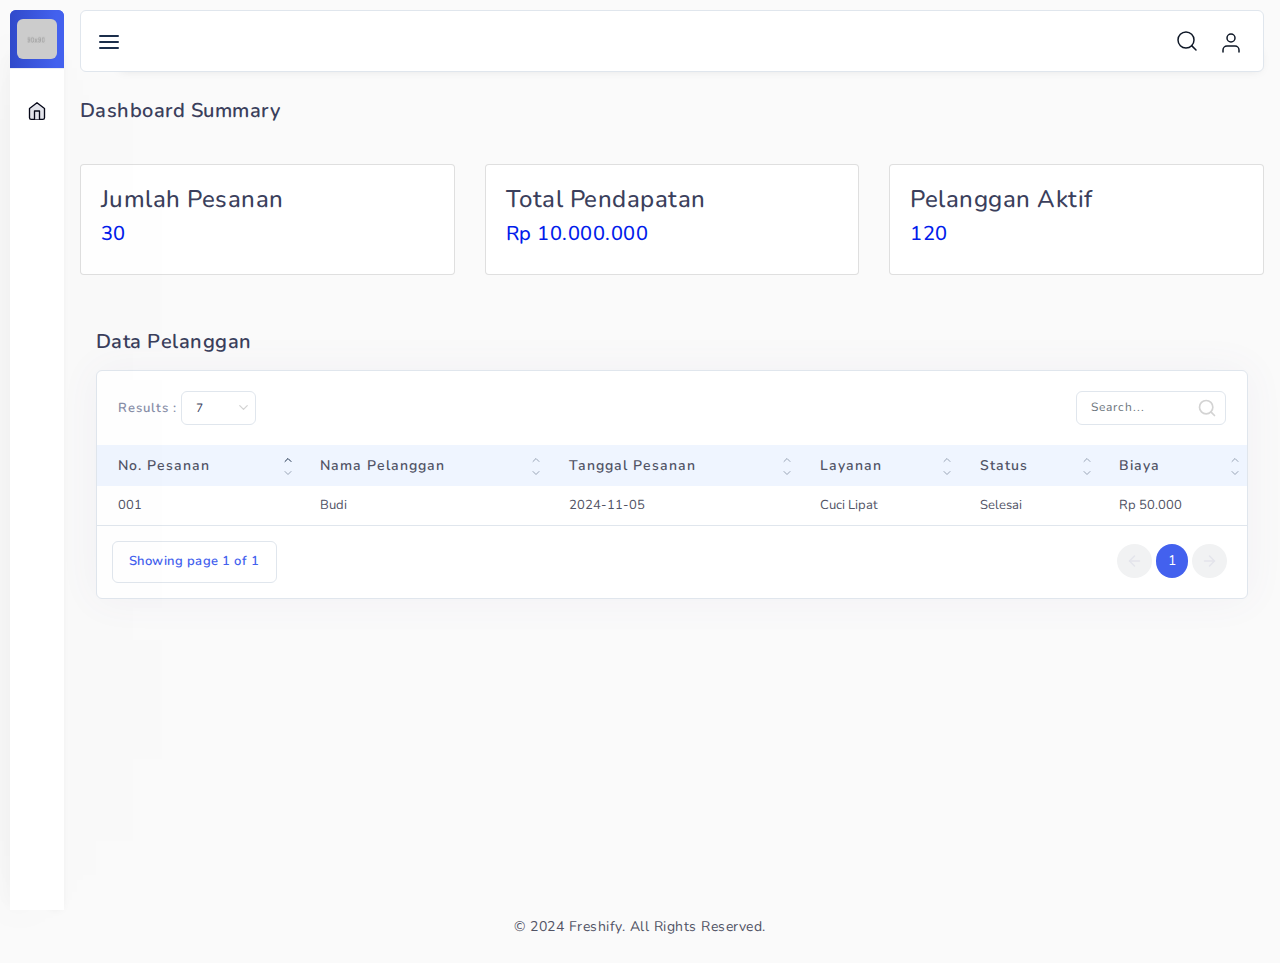
<file: index.html>
<!DOCTYPE html>
<html lang="en">
<head>
    <meta charset="utf-8">
    <meta http-equiv="X-UA-Compatible" content="IE=edge">
    <meta name="viewport" content="width=device-width, initial-scale=1, maximum-scale=1, shrink-to-fit=no">
    <title>Freshify | Dashboard</title>
    <link rel="icon" type="image/x-icon" href="assets/img/favicon.ico"/>
    <link href="assets/css/loader.css" rel="stylesheet" type="text/css" />
    <script src="assets/js/loader.js"></script>
    <!-- BEGIN GLOBAL MANDATORY STYLES -->
    <link href="https://fonts.googleapis.com/css?family=Nunito:400,600,700" rel="stylesheet">
    <link href="bootstrap/css/bootstrap.min.css" rel="stylesheet" type="text/css" />
    <link href="assets/css/plugins.css" rel="stylesheet" type="text/css" />
    <!-- END GLOBAL MANDATORY STYLES -->
    <link rel="stylesheet" type="text/css" href="plugins/table/datatable/datatables.css">
    <link rel="stylesheet" type="text/css" href="plugins/table/datatable/dt-global_style.css">
    <!-- BEGIN PAGE LEVEL PLUGINS/CUSTOM STYLES -->
    <link href="plugins/apex/apexcharts.css" rel="stylesheet" type="text/css">
    <link href="assets/css/dashboard/dash_1.css" rel="stylesheet" type="text/css" />
    <!-- END PAGE LEVEL PLUGINS/CUSTOM STYLES -->
</head>
<body class="alt-menu sidebar-noneoverflow">
    <!--  BEGIN NAVBAR  -->
    <div class="header-container fixed-top">
        <header class="header navbar navbar-expand-sm expand-header">
            <a href="javascript:void(0);" class="sidebarCollapse" data-placement="bottom"><svg xmlns="http://www.w3.org/2000/svg" width="24" height="24" viewBox="0 0 24 24" fill="none" stroke="currentColor" stroke-width="2" stroke-linecap="round" stroke-linejoin="round" class="feather feather-menu"><line x1="3" y1="12" x2="21" y2="12"></line><line x1="3" y1="6" x2="21" y2="6"></line><line x1="3" y1="18" x2="21" y2="18"></line></svg></a>

            <ul class="navbar-item flex-row ml-auto">

                <li class="nav-item align-self-center search-animated">
                    <svg xmlns="http://www.w3.org/2000/svg" width="24" height="24" viewBox="0 0 24 24" fill="none" stroke="currentColor" stroke-width="2" stroke-linecap="round" stroke-linejoin="round" class="feather feather-search toggle-search"><circle cx="11" cy="11" r="8"></circle><line x1="21" y1="21" x2="16.65" y2="16.65"></line></svg>
                    <form class="form-inline search-full form-inline search" role="search">
                        <div class="search-bar">
                            <input type="text" class="form-control search-form-control  ml-lg-auto" placeholder="Search...">
                        </div>
                    </form>
                </li>

                <li class="nav-item dropdown user-profile-dropdown  order-lg-0 order-1">
                    <a href="javascript:void(0);" class="nav-link dropdown-toggle user" id="userProfileDropdown" data-toggle="dropdown" aria-haspopup="true" aria-expanded="false">
                        <svg xmlns="http://www.w3.org/2000/svg" width="24" height="24" viewBox="0 0 24 24" fill="none" stroke="currentColor" stroke-width="2" stroke-linecap="round" stroke-linejoin="round" class="feather feather-user"><path d="M20 21v-2a4 4 0 0 0-4-4H8a4 4 0 0 0-4 4v2"></path><circle cx="12" cy="7" r="4"></circle></svg>
                    </a>
                    <div class="dropdown-menu position-absolute" aria-labelledby="userProfileDropdown">
                        <div class="user-profile-section">
                            <div class="media mx-auto">
                                <img src="assets/img/90x90.jpg" class="img-fluid mr-2" alt="avatar">
                                <div class="media-body">
                                    <h5>Admin Laundry</h5>
                                </div>
                            </div>
                        </div>
                        <div class="dropdown-item">
                            <a href="profile.html">
                                <svg xmlns="http://www.w3.org/2000/svg" width="24" height="24" viewBox="0 0 24 24" fill="none" stroke="currentColor" stroke-width="2" stroke-linecap="round" stroke-linejoin="round" class="feather feather-user"><path d="M20 21v-2a4 4 0 0 0-4-4H8a4 4 0 0 0-4 4v2"></path><circle cx="12" cy="7" r="4"></circle></svg> <span>Profile</span>
                            </a>
                        </div>
                        
                        <div class="dropdown-item">
                            <a href="auth_login.html">
                                <svg xmlns="http://www.w3.org/2000/svg" width="24" height="24" viewBox="0 0 24 24" fill="none" stroke="currentColor" stroke-width="2" stroke-linecap="round" stroke-linejoin="round" class="feather feather-log-out"><path d="M9 21H5a2 2 0 0 1-2-2V5a2 2 0 0 1 2-2h4"></path><polyline points="16 17 21 12 16 7"></polyline><line x1="21" y1="12" x2="9" y2="12"></line></svg> <span>Log Out</span>
                            </a>
                        </div>
                    </div>
                </li>
            </ul>
        </header>
    </div>
    <!--  END NAVBAR  -->
    <!--  BEGIN MAIN CONTAINER  -->
    <div class="main-container sidebar-closed sbar-open" id="container">
        <div class="overlay"></div>
        <div class="cs-overlay"></div>
        <div class="search-overlay"></div>
        <!--  BEGIN SIDEBAR  -->
        <div class="sidebar-wrapper sidebar-theme">
            
            <nav id="sidebar">

                <ul class="navbar-nav theme-brand flex-row  text-center">
                    <li class="nav-item theme-logo">
                        <a href="index.html">
                            <img src="assets/img/90x90.jpg" class="navbar-logo" alt="logo">
                        </a>
                    </li>
                    <li class="nav-item theme-text">
                        <a href="index.html" class="nav-link">Freshify</a>
                    </li>
                </ul>

                <ul class="list-unstyled menu-categories" id="accordionExample">
                    <li class="menu active">
                        <a href="#dashboard" data-toggle="collapse" aria-expanded="true" class="dropdown-toggle">
                            <div class="">
                                <svg xmlns="http://www.w3.org/2000/svg" width="24" height="24" viewBox="0 0 24 24" fill="none" stroke="currentColor" stroke-width="2" stroke-linecap="round" stroke-linejoin="round" class="feather feather-home"><path d="M3 9l9-7 9 7v11a2 2 0 0 1-2 2H5a2 2 0 0 1-2-2z"></path><polyline points="9 22 9 12 15 12 15 22"></polyline></svg>
                                <span>Dashboard</span>
                            </div>
                            <div>
                                <svg xmlns="http://www.w3.org/2000/svg" width="24" height="24" viewBox="0 0 24 24" fill="none" stroke="currentColor" stroke-width="2" stroke-linecap="round" stroke-linejoin="round" class="feather feather-chevron-right"><polyline points="9 18 15 12 9 6"></polyline></svg>
                            </div>
                        </a>
                        <ul class="collapse submenu recent-submenu mini-recent-submenu list-unstyled show" id="dashboard" data-parent="#accordionExample">
                            <li class="active">
                                <a href="datatables.html">Table Manajemen</a>
                            </li>
                            <li>
                                <a href="form.html">Form</a>
                            </li>
                        </ul>
                    </li>                   
                </ul>
                
            </nav>

        </div>
        <!--  END SIDEBAR  -->
        <div id="content" class="main-content">
            <div class="layout-px-spacing">
                <div class="page-header">
                    <div class="page-title">
                        <h3>Dashboard Summary</h3>
                    </div>
                </div>
                <div class="row layout-top-spacing">
                    <div class="col-xl-4 col-lg-6 col-md-6 col-sm-12 col-12 layout-spacing">
                        <div class="card component-card_1">
                            <div class="card-body">
                                <h4>Jumlah Pesanan</h4>
                                <h5 class="text-color-custom">30</h5>
                            </div>
                        </div>
                    </div>
                    <div class="col-xl-4 col-lg-6 col-md-6 col-sm-12 col-12 layout-spacing">
                        <div class="card component-card_1">
                            <div class="card-body">
                                <h4>Total Pendapatan</h4>
                                <h5 class="text-color-custom">Rp 10.000.000</h5>
                            </div>
                        </div>
                    </div>
                    
                      <div class="col-xl-4 col-lg-6 col-md-6 col-sm-12 col-12 layout-spacing">
                        <div class="card component-card_1">
                            <div class="card-body">
                                <h4>Pelanggan Aktif</h4>
                                <h5 class="text-color-custom">120</h5>
                            </div>
                        </div>
                    </div>
                </div>
                <div class="layout-px-spacing">
                    <div class="page-header">
                        <div class="page-title">
                            <h3>Data Pelanggan</h3>
                        </div>
                    </div>
                    <div class="row" id="cancel-row">
                        <div class="col-xl-12 col-lg-12 col-sm-12  layout-spacing">
                            <div class="widget-content widget-content-area br-6">
                                <table id="zero-config" class="table dt-table-hover" style="width:100%">
                                    <thead>
                                        <tr>
                                          <th>No. Pesanan</th>
                                          <th>Nama Pelanggan</th>
                                          <th>Tanggal Pesanan</th>
                                          <th>Layanan</th>
                                          <th>Status</th>
                                          <th>Biaya</th>
                                        </tr>
                                      </thead>
                                      <tbody>
                                        <tr>
                                          <td>001</td>
                                          <td>Budi</td>
                                          <td>2024-11-05</td>
                                          <td>Cuci Lipat</td>
                                          <td>Selesai</td>
                                          <td>Rp 50.000</td>
                                        </tr>
                                      </tbody>
                                </table>
                            </div>
                        </div>
                    </div>
                </div>
            </div>
        </div>
    </div>
    <script src="assets/js/libs/jquery-3.1.1.min.js"></script>
    <script src="bootstrap/js/popper.min.js"></script>
    <script src="bootstrap/js/bootstrap.min.js"></script>
    <script src="plugins/perfect-scrollbar/perfect-scrollbar.min.js"></script>
    <script src="assets/js/app.js"></script>
    <script>
        $(document).ready(function() {
            App.init();
        });
    </script>
    <script src="assets/js/custom.js"></script>
    <script src="plugins/apex/apexcharts.min.js"></script>
    <script src="assets/js/dashboard/dash_1.js"></script>
 <script src="plugins/table/datatable/datatables.js"></script>
 <script>
     $('#zero-config').DataTable({
         "dom": "<'dt--top-section'<'row'<'col-12 col-sm-6 d-flex justify-content-sm-start justify-content-center'l><'col-12 col-sm-6 d-flex justify-content-sm-end justify-content-center mt-sm-0 mt-3'f>>>" +
     "<'table-responsive'tr>" +
     "<'dt--bottom-section d-sm-flex justify-content-sm-between text-center'<'dt--pages-count  mb-sm-0 mb-3'i><'dt--pagination'p>>",
         "oLanguage": {
             "oPaginate": { "sPrevious": '<svg xmlns="http://www.w3.org/2000/svg" width="24" height="24" viewBox="0 0 24 24" fill="none" stroke="currentColor" stroke-width="2" stroke-linecap="round" stroke-linejoin="round" class="feather feather-arrow-left"><line x1="19" y1="12" x2="5" y2="12"></line><polyline points="12 19 5 12 12 5"></polyline></svg>', "sNext": '<svg xmlns="http://www.w3.org/2000/svg" width="24" height="24" viewBox="0 0 24 24" fill="none" stroke="currentColor" stroke-width="2" stroke-linecap="round" stroke-linejoin="round" class="feather feather-arrow-right"><line x1="5" y1="12" x2="19" y2="12"></line><polyline points="12 5 19 12 12 19"></polyline></svg>' },
             "sInfo": "Showing page _PAGE_ of _PAGES_",
             "sSearch": '<svg xmlns="http://www.w3.org/2000/svg" width="24" height="24" viewBox="0 0 24 24" fill="none" stroke="currentColor" stroke-width="2" stroke-linecap="round" stroke-linejoin="round" class="feather feather-search"><circle cx="11" cy="11" r="8"></circle><line x1="21" y1="21" x2="16.65" y2="16.65"></line></svg>',
             "sSearchPlaceholder": "Search...",
            "sLengthMenu": "Results :  _MENU_",
         },
         "stripeClasses": [],
         "lengthMenu": [7, 10, 20, 50],
         "pageLength": 7 
     });
 </script>
 <footer class="footer-section">
    <div class="footer-content text-center py-3">
        <p>&copy; 2024 Freshify. All Rights Reserved.</p>
    </div>
</footer>
</body>
</html>
</file>
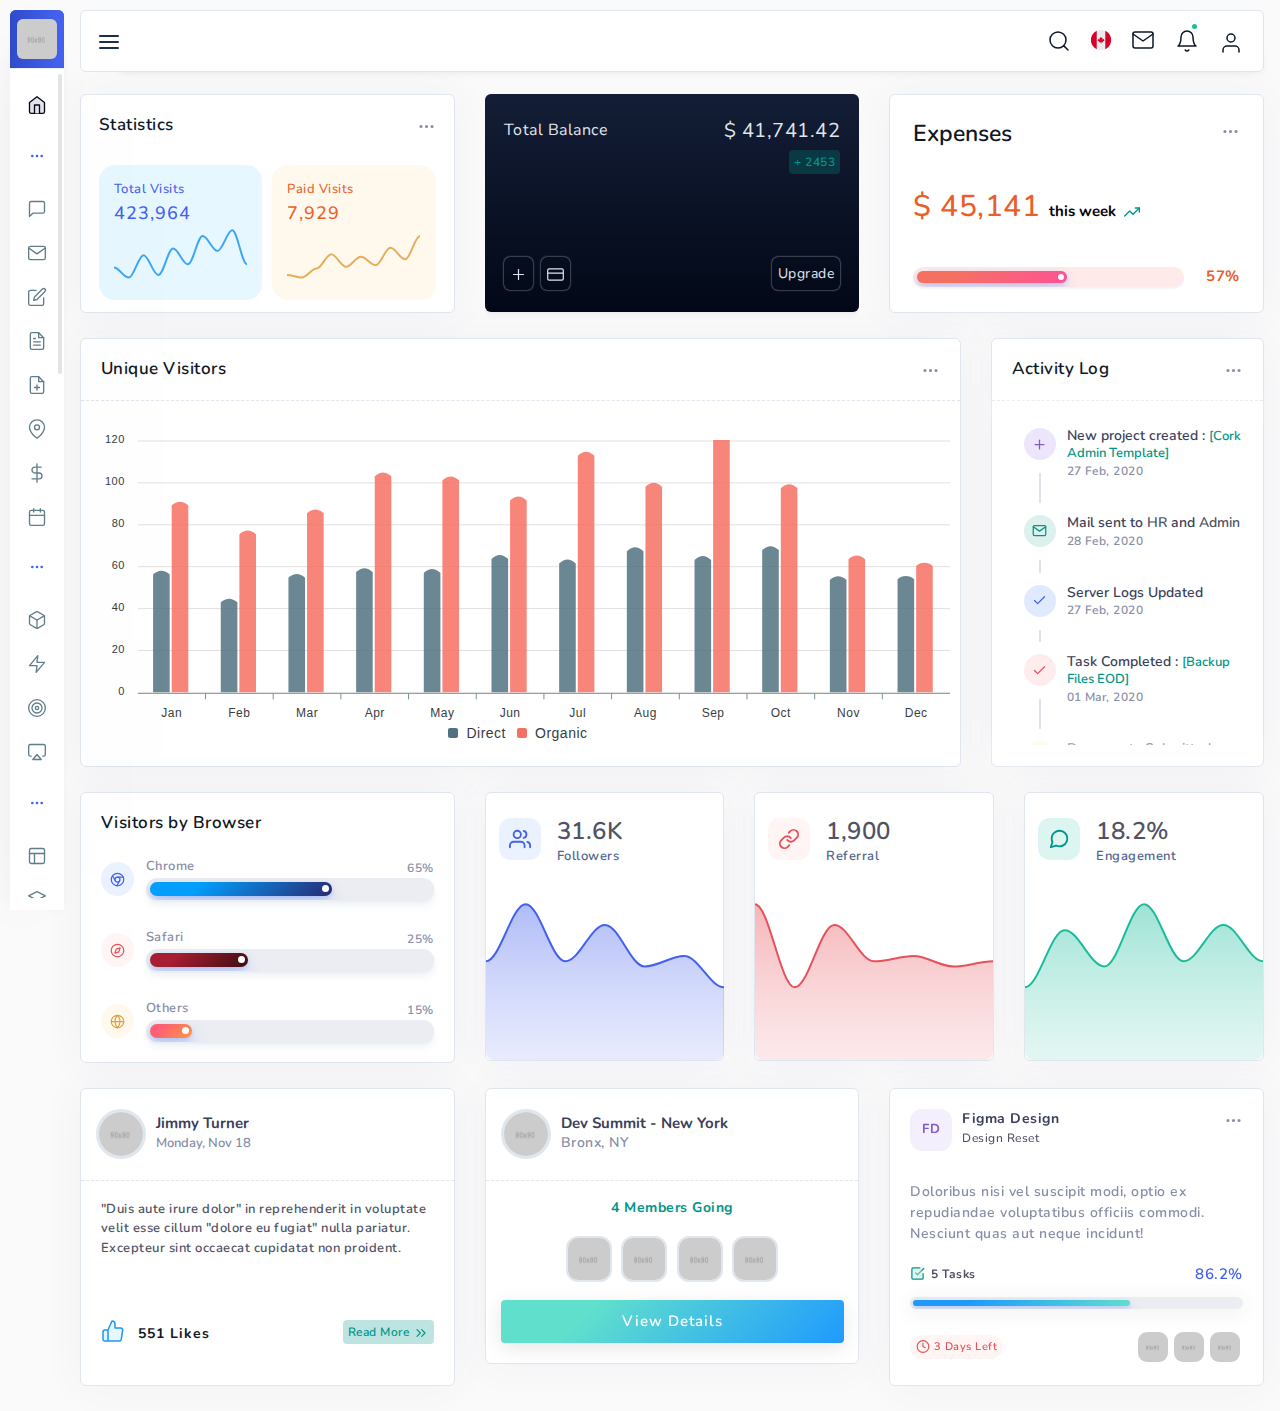
<file: collapsible-light-menu/index.html>
<!DOCTYPE html>
<html lang="en">
<head>
    <meta charset="utf-8">
    <meta http-equiv="X-UA-Compatible" content="IE=edge">
    <meta name="viewport" content="width=device-width, initial-scale=1, maximum-scale=1, shrink-to-fit=no">
    <title>CORK Admin - Multipurpose Bootstrap Dashboard Template </title>
    <link rel="icon" type="image/x-icon" href="assets/img/favicon.ico"/>
    <link href="assets/css/loader.css" rel="stylesheet" type="text/css" />
    <script src="assets/js/loader.js"></script>

    <!-- BEGIN GLOBAL MANDATORY STYLES -->
    <link href="https://fonts.googleapis.com/css?family=Nunito:400,600,700" rel="stylesheet">
    <link href="bootstrap/css/bootstrap.min.css" rel="stylesheet" type="text/css" />
    <link href="assets/css/plugins.css" rel="stylesheet" type="text/css" />
    <!-- END GLOBAL MANDATORY STYLES -->

    <!-- BEGIN PAGE LEVEL PLUGINS/CUSTOM STYLES -->
    <link href="plugins/apex/apexcharts.css" rel="stylesheet" type="text/css">
    <link href="assets/css/dashboard/dash_1.css" rel="stylesheet" type="text/css" />
    <!-- END PAGE LEVEL PLUGINS/CUSTOM STYLES -->

</head>
<body class="alt-menu sidebar-noneoverflow">
    <!-- BEGIN LOADER -->
    <div id="load_screen"> <div class="loader"> <div class="loader-content">
        <div class="spinner-grow align-self-center"></div>
    </div></div></div>
    <!--  END LOADER -->

    <!--  BEGIN NAVBAR  -->
    <div class="header-container fixed-top">
        <header class="header navbar navbar-expand-sm expand-header">
            <a href="javascript:void(0);" class="sidebarCollapse" data-placement="bottom"><svg xmlns="http://www.w3.org/2000/svg" width="24" height="24" viewBox="0 0 24 24" fill="none" stroke="currentColor" stroke-width="2" stroke-linecap="round" stroke-linejoin="round" class="feather feather-menu"><line x1="3" y1="12" x2="21" y2="12"></line><line x1="3" y1="6" x2="21" y2="6"></line><line x1="3" y1="18" x2="21" y2="18"></line></svg></a>

            <ul class="navbar-item flex-row ml-auto">

                <li class="nav-item align-self-center search-animated">
                    <svg xmlns="http://www.w3.org/2000/svg" width="24" height="24" viewBox="0 0 24 24" fill="none" stroke="currentColor" stroke-width="2" stroke-linecap="round" stroke-linejoin="round" class="feather feather-search toggle-search"><circle cx="11" cy="11" r="8"></circle><line x1="21" y1="21" x2="16.65" y2="16.65"></line></svg>
                    <form class="form-inline search-full form-inline search" role="search">
                        <div class="search-bar">
                            <input type="text" class="form-control search-form-control  ml-lg-auto" placeholder="Search...">
                        </div>
                    </form>
                </li>

                <li class="nav-item dropdown language-dropdown">
                    <a href="javascript:void(0);" class="nav-link dropdown-toggle" id="language-dropdown" data-toggle="dropdown" aria-haspopup="true" aria-expanded="false">
                        <img src="assets/img/ca.png" class="flag-width" alt="flag">
                    </a>
                    <div class="dropdown-menu position-absolute" aria-labelledby="language-dropdown">
                        <a class="dropdown-item d-flex" href="javascript:void(0);"><img src="assets/img/de.png" class="flag-width" alt="flag"> <span class="align-self-center">&nbsp;German</span></a>
                        <a class="dropdown-item d-flex" href="javascript:void(0);"><img src="assets/img/jp.png" class="flag-width" alt="flag"> <span class="align-self-center">&nbsp;Japanese</span></a>
                        <a class="dropdown-item d-flex" href="javascript:void(0);"><img src="assets/img/fr.png" class="flag-width" alt="flag"> <span class="align-self-center">&nbsp;French</span></a>
                        <a class="dropdown-item d-flex" href="javascript:void(0);"><img src="assets/img/ca.png" class="flag-width" alt="flag"> <span class="align-self-center">&nbsp;English</span></a>
                    </div>
                </li>
                
                <li class="nav-item dropdown message-dropdown">
                    <a href="javascript:void(0);" class="nav-link dropdown-toggle" id="messageDropdown" data-toggle="dropdown" aria-haspopup="true" aria-expanded="false">
                        <svg xmlns="http://www.w3.org/2000/svg" width="24" height="24" viewBox="0 0 24 24" fill="none" stroke="currentColor" stroke-width="2" stroke-linecap="round" stroke-linejoin="round" class="feather feather-mail"><path d="M4 4h16c1.1 0 2 .9 2 2v12c0 1.1-.9 2-2 2H4c-1.1 0-2-.9-2-2V6c0-1.1.9-2 2-2z"></path><polyline points="22,6 12,13 2,6"></polyline></svg>
                    </a>
                    <div class="dropdown-menu position-absolute" aria-labelledby="messageDropdown">
                        <div class="">
                            <a class="dropdown-item">
                                <div class="">

                                    <div class="media">
                                        <div class="user-img">
                                            <div class="avatar avatar-xl">
                                                <span class="avatar-title rounded-circle">KY</span>
                                            </div>
                                        </div>
                                        <div class="media-body">
                                            <div class="">
                                                <h5 class="usr-name">Kara Young</h5>
                                                <p class="msg-title">ACCOUNT UPDATE</p>
                                            </div>
                                        </div>
                                    </div>

                                </div>
                            </a>
                            <a class="dropdown-item">
                                <div class="">
                                    <div class="media">
                                        <div class="user-img">
                                            <img src="assets/img/90x90.jpg" class="img-fluid mr-2" alt="avatar">
                                        </div>
                                        <div class="media-body">
                                            <div class="">
                                                <h5 class="usr-name">Daisy Anderson</h5>
                                                <p class="msg-title">ACCOUNT UPDATE</p>
                                            </div>
                                        </div>
                                    </div>                                    
                                </div>
                            </a>
                            <a class="dropdown-item">
                                <div class="">

                                    <div class="media">
                                        <div class="user-img">
                                            <div class="avatar avatar-xl">
                                                <span class="avatar-title rounded-circle">OG</span>
                                            </div>
                                        </div>
                                        <div class="media-body">
                                            <div class="">
                                                <h5 class="usr-name">Oscar Garner</h5>
                                                <p class="msg-title">ACCOUNT UPDATE</p>
                                            </div>
                                        </div>
                                    </div>
                                    
                                </div>
                            </a>
                        </div>
                    </div>
                </li>

                <li class="nav-item dropdown notification-dropdown">
                    <a href="javascript:void(0);" class="nav-link dropdown-toggle" id="notificationDropdown" data-toggle="dropdown" aria-haspopup="true" aria-expanded="false">
                        <svg xmlns="http://www.w3.org/2000/svg" width="24" height="24" viewBox="0 0 24 24" fill="none" stroke="currentColor" stroke-width="2" stroke-linecap="round" stroke-linejoin="round" class="feather feather-bell"><path d="M18 8A6 6 0 0 0 6 8c0 7-3 9-3 9h18s-3-2-3-9"></path><path d="M13.73 21a2 2 0 0 1-3.46 0"></path></svg><span class="badge badge-success"></span>
                    </a>
                    <div class="dropdown-menu position-absolute" aria-labelledby="notificationDropdown">
                        <div class="notification-scroll">

                            <div class="dropdown-item">
                                <div class="media server-log">
                                    <svg xmlns="http://www.w3.org/2000/svg" width="24" height="24" viewBox="0 0 24 24" fill="none" stroke="currentColor" stroke-width="2" stroke-linecap="round" stroke-linejoin="round" class="feather feather-server"><rect x="2" y="2" width="20" height="8" rx="2" ry="2"></rect><rect x="2" y="14" width="20" height="8" rx="2" ry="2"></rect><line x1="6" y1="6" x2="6" y2="6"></line><line x1="6" y1="18" x2="6" y2="18"></line></svg>
                                    <div class="media-body">
                                        <div class="data-info">
                                            <h6 class="">Server Rebooted</h6>
                                            <p class="">45 min ago</p>
                                        </div>

                                        <div class="icon-status">
                                            <svg xmlns="http://www.w3.org/2000/svg" width="24" height="24" viewBox="0 0 24 24" fill="none" stroke="currentColor" stroke-width="2" stroke-linecap="round" stroke-linejoin="round" class="feather feather-x"><line x1="18" y1="6" x2="6" y2="18"></line><line x1="6" y1="6" x2="18" y2="18"></line></svg>
                                        </div>
                                    </div>
                                </div>
                            </div>

                            <div class="dropdown-item">
                                <div class="media ">
                                    <svg xmlns="http://www.w3.org/2000/svg" width="24" height="24" viewBox="0 0 24 24" fill="none" stroke="currentColor" stroke-width="2" stroke-linecap="round" stroke-linejoin="round" class="feather feather-heart"><path d="M20.84 4.61a5.5 5.5 0 0 0-7.78 0L12 5.67l-1.06-1.06a5.5 5.5 0 0 0-7.78 7.78l1.06 1.06L12 21.23l7.78-7.78 1.06-1.06a5.5 5.5 0 0 0 0-7.78z"></path></svg>
                                    <div class="media-body">
                                        <div class="data-info">
                                            <h6 class="">Licence Expiring Soon</h6>
                                            <p class="">8 hrs ago</p>
                                        </div>

                                        <div class="icon-status">
                                            <svg xmlns="http://www.w3.org/2000/svg" width="24" height="24" viewBox="0 0 24 24" fill="none" stroke="currentColor" stroke-width="2" stroke-linecap="round" stroke-linejoin="round" class="feather feather-x"><line x1="18" y1="6" x2="6" y2="18"></line><line x1="6" y1="6" x2="18" y2="18"></line></svg>
                                        </div>
                                    </div>
                                </div>
                            </div>

                            <div class="dropdown-item">
                                <div class="media file-upload">
                                    <svg xmlns="http://www.w3.org/2000/svg" width="24" height="24" viewBox="0 0 24 24" fill="none" stroke="currentColor" stroke-width="2" stroke-linecap="round" stroke-linejoin="round" class="feather feather-file-text"><path d="M14 2H6a2 2 0 0 0-2 2v16a2 2 0 0 0 2 2h12a2 2 0 0 0 2-2V8z"></path><polyline points="14 2 14 8 20 8"></polyline><line x1="16" y1="13" x2="8" y2="13"></line><line x1="16" y1="17" x2="8" y2="17"></line><polyline points="10 9 9 9 8 9"></polyline></svg>
                                    <div class="media-body">
                                        <div class="data-info">
                                            <h6 class="">Kelly Portfolio.pdf</h6>
                                            <p class="">670 kb</p>
                                        </div>

                                        <div class="icon-status">
                                            <svg xmlns="http://www.w3.org/2000/svg" width="24" height="24" viewBox="0 0 24 24" fill="none" stroke="currentColor" stroke-width="2" stroke-linecap="round" stroke-linejoin="round" class="feather feather-check"><polyline points="20 6 9 17 4 12"></polyline></svg>
                                        </div>
                                    </div>
                                </div>
                            </div>
                        </div>
                    </div>
                </li>

                <li class="nav-item dropdown user-profile-dropdown  order-lg-0 order-1">
                    <a href="javascript:void(0);" class="nav-link dropdown-toggle user" id="userProfileDropdown" data-toggle="dropdown" aria-haspopup="true" aria-expanded="false">
                        <svg xmlns="http://www.w3.org/2000/svg" width="24" height="24" viewBox="0 0 24 24" fill="none" stroke="currentColor" stroke-width="2" stroke-linecap="round" stroke-linejoin="round" class="feather feather-user"><path d="M20 21v-2a4 4 0 0 0-4-4H8a4 4 0 0 0-4 4v2"></path><circle cx="12" cy="7" r="4"></circle></svg>
                    </a>
                    <div class="dropdown-menu position-absolute" aria-labelledby="userProfileDropdown">
                        <div class="user-profile-section">
                            <div class="media mx-auto">
                                <img src="assets/img/90x90.jpg" class="img-fluid mr-2" alt="avatar">
                                <div class="media-body">
                                    <h5>Shaun Park</h5>
                                    <p>Project Leader</p>
                                </div>
                            </div>
                        </div>
                        <div class="dropdown-item">
                            <a href="user_profile.html">
                                <svg xmlns="http://www.w3.org/2000/svg" width="24" height="24" viewBox="0 0 24 24" fill="none" stroke="currentColor" stroke-width="2" stroke-linecap="round" stroke-linejoin="round" class="feather feather-user"><path d="M20 21v-2a4 4 0 0 0-4-4H8a4 4 0 0 0-4 4v2"></path><circle cx="12" cy="7" r="4"></circle></svg> <span>Profile</span>
                            </a>
                        </div>
                        <div class="dropdown-item">
                            <a href="apps_mailbox.html">
                                <svg xmlns="http://www.w3.org/2000/svg" width="24" height="24" viewBox="0 0 24 24" fill="none" stroke="currentColor" stroke-width="2" stroke-linecap="round" stroke-linejoin="round" class="feather feather-inbox"><polyline points="22 12 16 12 14 15 10 15 8 12 2 12"></polyline><path d="M5.45 5.11L2 12v6a2 2 0 0 0 2 2h16a2 2 0 0 0 2-2v-6l-3.45-6.89A2 2 0 0 0 16.76 4H7.24a2 2 0 0 0-1.79 1.11z"></path></svg> <span>Inbox</span>
                            </a>
                        </div>
                        <div class="dropdown-item">
                            <a href="auth_lockscreen.html">
                                <svg xmlns="http://www.w3.org/2000/svg" width="24" height="24" viewBox="0 0 24 24" fill="none" stroke="currentColor" stroke-width="2" stroke-linecap="round" stroke-linejoin="round" class="feather feather-lock"><rect x="3" y="11" width="18" height="11" rx="2" ry="2"></rect><path d="M7 11V7a5 5 0 0 1 10 0v4"></path></svg> <span>Lock Screen</span>
                            </a>
                        </div>
                        <div class="dropdown-item">
                            <a href="auth_login.html">
                                <svg xmlns="http://www.w3.org/2000/svg" width="24" height="24" viewBox="0 0 24 24" fill="none" stroke="currentColor" stroke-width="2" stroke-linecap="round" stroke-linejoin="round" class="feather feather-log-out"><path d="M9 21H5a2 2 0 0 1-2-2V5a2 2 0 0 1 2-2h4"></path><polyline points="16 17 21 12 16 7"></polyline><line x1="21" y1="12" x2="9" y2="12"></line></svg> <span>Log Out</span>
                            </a>
                        </div>
                    </div>
                </li>
            </ul>
        </header>
    </div>
    <!--  END NAVBAR  -->

    <!--  BEGIN MAIN CONTAINER  -->
    <div class="main-container sidebar-closed sbar-open" id="container">

        <div class="overlay"></div>
        <div class="cs-overlay"></div>
        <div class="search-overlay"></div>

        <!--  BEGIN SIDEBAR  -->
        <div class="sidebar-wrapper sidebar-theme">
            
            <nav id="sidebar">

                <ul class="navbar-nav theme-brand flex-row  text-center">
                    <li class="nav-item theme-logo">
                        <a href="index.html">
                            <img src="assets/img/90x90.jpg" class="navbar-logo" alt="logo">
                        </a>
                    </li>
                    <li class="nav-item theme-text">
                        <a href="index.html" class="nav-link"> CORK </a>
                    </li>
                </ul>

                <ul class="list-unstyled menu-categories" id="accordionExample">
                    <li class="menu active">
                        <a href="#dashboard" data-toggle="collapse" aria-expanded="true" class="dropdown-toggle">
                            <div class="">
                                <svg xmlns="http://www.w3.org/2000/svg" width="24" height="24" viewBox="0 0 24 24" fill="none" stroke="currentColor" stroke-width="2" stroke-linecap="round" stroke-linejoin="round" class="feather feather-home"><path d="M3 9l9-7 9 7v11a2 2 0 0 1-2 2H5a2 2 0 0 1-2-2z"></path><polyline points="9 22 9 12 15 12 15 22"></polyline></svg>
                                <span>Dashboard</span>
                            </div>
                            <div>
                                <svg xmlns="http://www.w3.org/2000/svg" width="24" height="24" viewBox="0 0 24 24" fill="none" stroke="currentColor" stroke-width="2" stroke-linecap="round" stroke-linejoin="round" class="feather feather-chevron-right"><polyline points="9 18 15 12 9 6"></polyline></svg>
                            </div>
                        </a>
                        <ul class="collapse submenu recent-submenu mini-recent-submenu list-unstyled show" id="dashboard" data-parent="#accordionExample">
                            <li class="active">
                                <a href="index.html"> Analytics </a>
                            </li>
                            <li>
                                <a href="index2.html"> Sales </a>
                            </li>
                        </ul>
                    </li>

                    <li class="menu menu-heading">
                        <div class="heading"><svg xmlns="http://www.w3.org/2000/svg" width="24" height="24" viewBox="0 0 24 24" fill="none" stroke="currentColor" stroke-width="2" stroke-linecap="round" stroke-linejoin="round" class="feather feather-more-horizontal"><circle cx="12" cy="12" r="1"></circle><circle cx="19" cy="12" r="1"></circle><circle cx="5" cy="12" r="1"></circle></svg><span>APPLICATIONS</span></div>
                    </li>

                    <li class="menu">
                        <a href="apps_chat.html" aria-expanded="false" class="dropdown-toggle">
                            <div class="">
                                <svg xmlns="http://www.w3.org/2000/svg" width="24" height="24" viewBox="0 0 24 24" fill="none" stroke="currentColor" stroke-width="2" stroke-linecap="round" stroke-linejoin="round" class="feather feather-message-square"><path d="M21 15a2 2 0 0 1-2 2H7l-4 4V5a2 2 0 0 1 2-2h14a2 2 0 0 1 2 2z"></path></svg>
                                <span>Chat</span>
                            </div>
                        </a>
                    </li>

                    <li class="menu">
                        <a href="apps_mailbox.html" aria-expanded="false" class="dropdown-toggle">
                            <div class="">
                                <svg xmlns="http://www.w3.org/2000/svg" width="24" height="24" viewBox="0 0 24 24" fill="none" stroke="currentColor" stroke-width="2" stroke-linecap="round" stroke-linejoin="round" class="feather feather-mail"><path d="M4 4h16c1.1 0 2 .9 2 2v12c0 1.1-.9 2-2 2H4c-1.1 0-2-.9-2-2V6c0-1.1.9-2 2-2z"></path><polyline points="22,6 12,13 2,6"></polyline></svg>
                                <span>Mailbox</span>
                            </div>
                        </a>
                    </li>

                    <li class="menu">
                        <a href="apps_todoList.html" aria-expanded="false" class="dropdown-toggle">
                            <div class="">
                                <svg xmlns="http://www.w3.org/2000/svg" width="24" height="24" viewBox="0 0 24 24" fill="none" stroke="currentColor" stroke-width="2" stroke-linecap="round" stroke-linejoin="round" class="feather feather-edit"><path d="M11 4H4a2 2 0 0 0-2 2v14a2 2 0 0 0 2 2h14a2 2 0 0 0 2-2v-7"></path><path d="M18.5 2.5a2.121 2.121 0 0 1 3 3L12 15l-4 1 1-4 9.5-9.5z"></path></svg>
                                <span>Todo List</span>
                            </div>
                        </a>
                    </li>

                    <li class="menu">
                        <a href="apps_notes.html" aria-expanded="false" class="dropdown-toggle">
                            <div class="">
                                <svg xmlns="http://www.w3.org/2000/svg" width="24" height="24" viewBox="0 0 24 24" fill="none" stroke="currentColor" stroke-width="2" stroke-linecap="round" stroke-linejoin="round" class="feather feather-file-text"><path d="M14 2H6a2 2 0 0 0-2 2v16a2 2 0 0 0 2 2h12a2 2 0 0 0 2-2V8z"></path><polyline points="14 2 14 8 20 8"></polyline><line x1="16" y1="13" x2="8" y2="13"></line><line x1="16" y1="17" x2="8" y2="17"></line><polyline points="10 9 9 9 8 9"></polyline></svg>
                                <span>Notes</span>
                            </div>
                        </a>
                    </li>

                    <li class="menu">
                        <a href="apps_scrumboard.html" aria-expanded="false" class="dropdown-toggle">
                            <div class="">
                                <svg xmlns="http://www.w3.org/2000/svg" width="24" height="24" viewBox="0 0 24 24" fill="none" stroke="currentColor" stroke-width="2" stroke-linecap="round" stroke-linejoin="round" class="feather feather-file-plus"><path d="M14 2H6a2 2 0 0 0-2 2v16a2 2 0 0 0 2 2h12a2 2 0 0 0 2-2V8z"></path><polyline points="14 2 14 8 20 8"></polyline><line x1="12" y1="18" x2="12" y2="12"></line><line x1="9" y1="15" x2="15" y2="15"></line></svg>
                                <span>Scrumboard</span>
                            </div>
                        </a>
                    </li>

                    <li class="menu">
                        <a href="apps_contacts.html" aria-expanded="false" class="dropdown-toggle">
                            <div class="">
                                <svg xmlns="http://www.w3.org/2000/svg" width="24" height="24" viewBox="0 0 24 24" fill="none" stroke="currentColor" stroke-width="2" stroke-linecap="round" stroke-linejoin="round" class="feather feather-map-pin"><path d="M21 10c0 7-9 13-9 13s-9-6-9-13a9 9 0 0 1 18 0z"></path><circle cx="12" cy="10" r="3"></circle></svg>
                                <span>Contacts</span>
                            </div>
                        </a>
                    </li>

                    <li class="menu">
                        <a href="#invoice" data-toggle="collapse" aria-expanded="false" class="dropdown-toggle">
                            <div class="">
                                <svg xmlns="http://www.w3.org/2000/svg" width="24" height="24" viewBox="0 0 24 24" fill="none" stroke="currentColor" stroke-width="2" stroke-linecap="round" stroke-linejoin="round" class="feather feather-dollar-sign"><line x1="12" y1="1" x2="12" y2="23"></line><path d="M17 5H9.5a3.5 3.5 0 0 0 0 7h5a3.5 3.5 0 0 1 0 7H6"></path></svg>
                                <span>Invoice</span>
                            </div>
                            <div>
                                <svg xmlns="http://www.w3.org/2000/svg" width="24" height="24" viewBox="0 0 24 24" fill="none" stroke="currentColor" stroke-width="2" stroke-linecap="round" stroke-linejoin="round" class="feather feather-chevron-right"><polyline points="9 18 15 12 9 6"></polyline></svg>
                            </div>
                        </a>
                        <ul class="collapse submenu list-unstyled" id="invoice" data-parent="#accordionExample">
                            <li>
                                <a href="apps_invoice-list.html"> List </a>
                            </li>
                            <li>
                                <a href="apps_invoice-preview.html"> Preview </a>
                            </li>
                            <li>
                                <a href="apps_invoice-add.html"> Add </a>
                            </li>
                            <li>
                                <a href="apps_invoice-edit.html"> Edit </a>
                            </li>                            
                        </ul>
                    </li>

                    <li class="menu">
                        <a href="apps_calendar.html" aria-expanded="false" class="dropdown-toggle">
                            <div class="">
                                <svg xmlns="http://www.w3.org/2000/svg" width="24" height="24" viewBox="0 0 24 24" fill="none" stroke="currentColor" stroke-width="2" stroke-linecap="round" stroke-linejoin="round" class="feather feather-calendar"><rect x="3" y="4" width="18" height="18" rx="2" ry="2"></rect><line x1="16" y1="2" x2="16" y2="6"></line><line x1="8" y1="2" x2="8" y2="6"></line><line x1="3" y1="10" x2="21" y2="10"></line></svg>
                                <span>Calendar</span>
                            </div>
                        </a>
                    </li>

                    <li class="menu menu-heading">
                        <div class="heading"><svg xmlns="http://www.w3.org/2000/svg" width="24" height="24" viewBox="0 0 24 24" fill="none" stroke="currentColor" stroke-width="2" stroke-linecap="round" stroke-linejoin="round" class="feather feather-more-horizontal"><circle cx="12" cy="12" r="1"></circle><circle cx="19" cy="12" r="1"></circle><circle cx="5" cy="12" r="1"></circle></svg><span>USER INTERFACE</span></div>
                    </li>

                    <li class="menu">
                        <a href="#components" data-toggle="collapse" aria-expanded="false" class="dropdown-toggle">
                            <div class="">
                                <svg xmlns="http://www.w3.org/2000/svg" width="24" height="24" viewBox="0 0 24 24" fill="none" stroke="currentColor" stroke-width="2" stroke-linecap="round" stroke-linejoin="round" class="feather feather-box"><path d="M21 16V8a2 2 0 0 0-1-1.73l-7-4a2 2 0 0 0-2 0l-7 4A2 2 0 0 0 3 8v8a2 2 0 0 0 1 1.73l7 4a2 2 0 0 0 2 0l7-4A2 2 0 0 0 21 16z"></path><polyline points="3.27 6.96 12 12.01 20.73 6.96"></polyline><line x1="12" y1="22.08" x2="12" y2="12"></line></svg>
                                <span>Components</span>
                            </div>
                            <div>
                                <svg xmlns="http://www.w3.org/2000/svg" width="24" height="24" viewBox="0 0 24 24" fill="none" stroke="currentColor" stroke-width="2" stroke-linecap="round" stroke-linejoin="round" class="feather feather-chevron-right"><polyline points="9 18 15 12 9 6"></polyline></svg>
                            </div>
                        </a>
                        <ul class="collapse submenu list-unstyled" id="components" data-parent="#accordionExample">
                            <li>
                                <a href="component_tabs.html"> Tabs </a>
                            </li>
                            <li>
                                <a href="component_accordion.html"> Accordions  </a>
                            </li>
                            <li>
                                <a href="component_modal.html"> Modals </a>
                            </li>                            
                            <li>
                                <a href="component_cards.html"> Cards </a>
                            </li>
                            <li>
                                <a href="component_bootstrap_carousel.html">Carousel</a>
                            </li>
                            <li>
                                <a href="component_blockui.html"> Block UI </a>
                            </li>
                            <li>
                                <a href="component_countdown.html"> Countdown </a>
                            </li>
                            <li>
                                <a href="component_counter.html"> Counter </a>
                            </li>
                            <li>
                                <a href="component_sweetalert.html"> Sweet Alerts </a>
                            </li>
                            <li>
                                <a href="component_timeline.html"> Timeline </a>
                            </li>
                            <li>
                                <a href="component_snackbar.html"> Notifications </a>
                            </li>
                            <li>
                                <a href="component_session_timeout.html"> Session Timeout </a>
                            </li>
                            <li>
                                <a href="component_media_object.html"> Media Object </a>
                            </li>
                            <li>
                                <a href="component_list_group.html"> List Group </a>
                            </li>
                            <li>
                                <a href="component_pricing_table.html"> Pricing Tables </a>
                            </li>
                            <li>
                                <a href="component_lightbox.html"> Lightbox </a>
                            </li>
                        </ul>
                    </li>


                    <li class="menu">
                        <a href="#elements" data-toggle="collapse" aria-expanded="false" class="dropdown-toggle">
                            <div class="">
                                <svg xmlns="http://www.w3.org/2000/svg" width="24" height="24" viewBox="0 0 24 24" fill="none" stroke="currentColor" stroke-width="2" stroke-linecap="round" stroke-linejoin="round" class="feather feather-zap"><polygon points="13 2 3 14 12 14 11 22 21 10 12 10 13 2"></polygon></svg>
                                <span>Elements</span>
                            </div>
                            <div>
                                <svg xmlns="http://www.w3.org/2000/svg" width="24" height="24" viewBox="0 0 24 24" fill="none" stroke="currentColor" stroke-width="2" stroke-linecap="round" stroke-linejoin="round" class="feather feather-chevron-right"><polyline points="9 18 15 12 9 6"></polyline></svg>
                            </div>
                        </a>
                        <ul class="collapse submenu list-unstyled" id="elements" data-parent="#accordionExample">
                            <li>
                                <a href="element_alerts.html"> Alerts </a>
                            </li>
                            <li>
                                <a href="element_avatar.html"> Avatar </a>
                            </li>
                            <li>
                                <a href="element_badges.html"> Badges </a>
                            </li>
                            <li>
                                <a href="element_breadcrumbs.html"> Breadcrumbs </a>
                            </li>                            
                            <li>
                                <a href="element_buttons.html"> Buttons </a>
                            </li>
                            <li>
                                <a href="element_buttons_group.html"> Button Groups </a>
                            </li>
                            <li>
                                <a href="element_color_library.html"> Color Library </a>
                            </li>
                            <li>
                                <a href="element_dropdown.html"> Dropdown </a>
                            </li>
                            <li>
                                <a href="element_infobox.html"> Infobox </a>
                            </li>
                            <li>
                                <a href="element_jumbotron.html"> Jumbotron </a>
                            </li>
                            <li>
                                <a href="element_loader.html"> Loader </a>
                            </li>
                            <li>
                                <a href="element_pagination.html"> Pagination </a>
                            </li>
                            <li>
                                <a href="element_popovers.html"> Popovers </a>
                            </li>
                            <li>
                                <a href="element_progress_bar.html"> Progress Bar </a>
                            </li>
                            <li>
                                <a href="element_search.html"> Search </a>
                            </li>
                            <li>
                                <a href="element_tooltips.html"> Tooltips </a>
                            </li>
                            <li>
                                <a href="element_treeview.html"> Treeview </a>
                            </li>
                            <li>
                                <a href="element_typography.html"> Typography </a>
                            </li>
                        </ul>
                    </li>

                    <li class="menu">
                        <a href="fonticons.html" aria-expanded="false" class="dropdown-toggle">
                            <div class="">
                                <svg xmlns="http://www.w3.org/2000/svg" width="24" height="24" viewBox="0 0 24 24" fill="none" stroke="currentColor" stroke-width="2" stroke-linecap="round" stroke-linejoin="round" class="feather feather-target"><circle cx="12" cy="12" r="10"></circle><circle cx="12" cy="12" r="6"></circle><circle cx="12" cy="12" r="2"></circle></svg>
                                <span>Font Icons</span>
                            </div>
                        </a>
                    </li>

                    <li class="menu">
                        <a href="widgets.html" aria-expanded="false" class="dropdown-toggle">
                            <div class="">
                                <svg xmlns="http://www.w3.org/2000/svg" width="24" height="24" viewBox="0 0 24 24" fill="none" stroke="currentColor" stroke-width="2" stroke-linecap="round" stroke-linejoin="round" class="feather feather-airplay"><path d="M5 17H4a2 2 0 0 1-2-2V5a2 2 0 0 1 2-2h16a2 2 0 0 1 2 2v10a2 2 0 0 1-2 2h-1"></path><polygon points="12 15 17 21 7 21 12 15"></polygon></svg>
                                <span>Widgets</span>
                            </div>
                        </a>
                    </li>

                    <li class="menu menu-heading">
                        <div class="heading"><svg xmlns="http://www.w3.org/2000/svg" width="24" height="24" viewBox="0 0 24 24" fill="none" stroke="currentColor" stroke-width="2" stroke-linecap="round" stroke-linejoin="round" class="feather feather-more-horizontal"><circle cx="12" cy="12" r="1"></circle><circle cx="19" cy="12" r="1"></circle><circle cx="5" cy="12" r="1"></circle></svg><span>TABLES AND FORMS</span></div>
                    </li>

                    <li class="menu">
                        <a href="table_basic.html" aria-expanded="false" class="dropdown-toggle">
                            <div class="">
                                <svg xmlns="http://www.w3.org/2000/svg" width="24" height="24" viewBox="0 0 24 24" fill="none" stroke="currentColor" stroke-width="2" stroke-linecap="round" stroke-linejoin="round" class="feather feather-layout"><rect x="3" y="3" width="18" height="18" rx="2" ry="2"></rect><line x1="3" y1="9" x2="21" y2="9"></line><line x1="9" y1="21" x2="9" y2="9"></line></svg>
                                <span>Tables</span>
                            </div>
                        </a>
                    </li>

                    <li class="menu">
                        <a href="#datatables" data-toggle="collapse" aria-expanded="false" class="dropdown-toggle">
                            <div class="">
                                <svg xmlns="http://www.w3.org/2000/svg" width="24" height="24" viewBox="0 0 24 24" fill="none" stroke="currentColor" stroke-width="2" stroke-linecap="round" stroke-linejoin="round" class="feather feather-layers"><polygon points="12 2 2 7 12 12 22 7 12 2"></polygon><polyline points="2 17 12 22 22 17"></polyline><polyline points="2 12 12 17 22 12"></polyline></svg>
                                <span>DataTables</span>
                            </div>
                            <div>
                                <svg xmlns="http://www.w3.org/2000/svg" width="24" height="24" viewBox="0 0 24 24" fill="none" stroke="currentColor" stroke-width="2" stroke-linecap="round" stroke-linejoin="round" class="feather feather-chevron-right"><polyline points="9 18 15 12 9 6"></polyline></svg>
                            </div>
                        </a>
                        <ul class="collapse submenu list-unstyled" id="datatables" data-parent="#accordionExample">
                            <li>
                                <a href="table_dt_basic.html"> Basic </a>
                            </li>
                            <li>
                                <a href="table_dt_striped_table.html"> Striped Table </a>
                            </li>
                            <li>
                                <a href="table_dt_ordering_sorting.html"> Order Sorting </a>
                            </li>
                            <li>
                                <a href="table_dt_multi-column_ordering.html"> Multi-Column </a>
                            </li>
                            <li>
                                <a href="table_dt_multiple_tables.html"> Multiple Tables</a>
                            </li>
                            <li>
                                <a href="table_dt_alternative_pagination.html"> Alt. Pagination</a>
                            </li>
                            <li>
                                <a href="table_dt_custom.html"> Custom </a>
                            </li>
                            <li>
                                <a href="table_dt_range_search.html"> Range Search </a>
                            </li>
                            <li>
                                <a href="table_dt_html5.html"> HTML5 Export </a>
                            </li>
                            <li>
                                <a href="table_dt_live_dom_ordering.html"> Live DOM ordering </a>
                            </li>
                            <li>
                                <a href="table_dt_miscellaneous.html"> Miscellaneous </a>
                            </li>
                        </ul>
                    </li>

                    <li class="menu">
                        <a href="#forms" data-toggle="collapse" aria-expanded="false" class="dropdown-toggle">
                            <div class="">
                                <svg xmlns="http://www.w3.org/2000/svg" width="24" height="24" viewBox="0 0 24 24" fill="none" stroke="currentColor" stroke-width="2" stroke-linecap="round" stroke-linejoin="round" class="feather feather-clipboard"><path d="M16 4h2a2 2 0 0 1 2 2v14a2 2 0 0 1-2 2H6a2 2 0 0 1-2-2V6a2 2 0 0 1 2-2h2"></path><rect x="8" y="2" width="8" height="4" rx="1" ry="1"></rect></svg>
                                <span>Forms</span>
                            </div>
                            <div>
                                <svg xmlns="http://www.w3.org/2000/svg" width="24" height="24" viewBox="0 0 24 24" fill="none" stroke="currentColor" stroke-width="2" stroke-linecap="round" stroke-linejoin="round" class="feather feather-chevron-right"><polyline points="9 18 15 12 9 6"></polyline></svg>
                            </div>
                        </a>
                        <ul class="collapse submenu list-unstyled" id="forms" data-parent="#accordionExample">
                            <li>
                                <a href="form_bootstrap_basic.html"> Basic </a>
                            </li>
                            <li>
                                <a href="form_input_group_basic.html"> Input Group </a>
                            </li>
                            <li>
                                <a href="form_layouts.html"> Layouts </a>
                            </li>
                            <li>
                                <a href="form_validation.html"> Validation </a>
                            </li>
                            <li>
                                <a href="form_input_mask.html"> Input Mask </a>
                            </li>
                            <li>
                                <a href="form_bootstrap_select.html"> Bootstrap Select </a>
                            </li>
                            <li>
                                <a href="form_select2.html"> Select2 </a>
                            </li>
                            <li>
                                <a href="form_bootstrap_touchspin.html"> TouchSpin </a>
                            </li>
                            <li>
                                <a href="form_maxlength.html"> Maxlength </a>
                            </li>                          
                            <li>
                                <a href="form_checkbox_radio.html"> Checkbox &amp; Radio </a>
                            </li>                            
                            <li>
                                <a href="form_switches.html"> Switches </a>
                            </li>
                            <li>
                                <a href="form_wizard.html"> Wizards </a>
                            </li>
                            <li>
                                <a href="form_fileupload.html"> File Upload </a>
                            </li>
                            <li>
                                <a href="form_quill.html"> Quill Editor </a>
                            </li>
                            <li>
                                <a href="form_markdown.html"> Markdown Editor </a>
                            </li>
                            <li>
                                <a href="form_date_range_picker.html"> Date &amp; Range Picker </a>
                            </li>
                            <li>
                                <a href="form_clipboard.html"> Clipboard </a>
                            </li>
                            <li>
                                <a href="form_typeahead.html"> Typeahead </a>
                            </li>
                        </ul>
                    </li>
                    
                    <li class="menu menu-heading">
                        <div class="heading"><svg xmlns="http://www.w3.org/2000/svg" width="24" height="24" viewBox="0 0 24 24" fill="none" stroke="currentColor" stroke-width="2" stroke-linecap="round" stroke-linejoin="round" class="feather feather-more-horizontal"><circle cx="12" cy="12" r="1"></circle><circle cx="19" cy="12" r="1"></circle><circle cx="5" cy="12" r="1"></circle></svg><span>USER AND PAGES</span></div>
                    </li>                    

                    <li class="menu">
                        <a href="#users" data-toggle="collapse" aria-expanded="false" class="dropdown-toggle">
                            <div class="">
                                <svg xmlns="http://www.w3.org/2000/svg" width="24" height="24" viewBox="0 0 24 24" fill="none" stroke="currentColor" stroke-width="2" stroke-linecap="round" stroke-linejoin="round" class="feather feather-users"><path d="M17 21v-2a4 4 0 0 0-4-4H5a4 4 0 0 0-4 4v2"></path><circle cx="9" cy="7" r="4"></circle><path d="M23 21v-2a4 4 0 0 0-3-3.87"></path><path d="M16 3.13a4 4 0 0 1 0 7.75"></path></svg>
                                <span>Users</span>
                            </div>
                            <div>
                                <svg xmlns="http://www.w3.org/2000/svg" width="24" height="24" viewBox="0 0 24 24" fill="none" stroke="currentColor" stroke-width="2" stroke-linecap="round" stroke-linejoin="round" class="feather feather-chevron-right"><polyline points="9 18 15 12 9 6"></polyline></svg>
                            </div>
                        </a>
                        <ul class="collapse submenu list-unstyled" id="users" data-parent="#accordionExample">
                            <li>
                                <a href="user_profile.html"> Profile </a>
                            </li>
                            <li>
                                <a href="user_account_setting.html"> Account Settings </a>
                            </li>
                        </ul>
                    </li>

                    <li class="menu">
                        <a href="#pages" data-toggle="collapse" aria-expanded="false" class="dropdown-toggle">
                            <div class="">
                                <svg xmlns="http://www.w3.org/2000/svg" width="24" height="24" viewBox="0 0 24 24" fill="none" stroke="currentColor" stroke-width="2" stroke-linecap="round" stroke-linejoin="round" class="feather feather-file"><path d="M13 2H6a2 2 0 0 0-2 2v16a2 2 0 0 0 2 2h12a2 2 0 0 0 2-2V9z"></path><polyline points="13 2 13 9 20 9"></polyline></svg>
                                <span>Pages</span>
                            </div>
                            <div>
                                <svg xmlns="http://www.w3.org/2000/svg" width="24" height="24" viewBox="0 0 24 24" fill="none" stroke="currentColor" stroke-width="2" stroke-linecap="round" stroke-linejoin="round" class="feather feather-chevron-right"><polyline points="9 18 15 12 9 6"></polyline></svg>
                            </div>
                        </a>
                        <ul class="collapse submenu list-unstyled" id="pages" data-parent="#accordionExample">
                            <li>
                                <a href="pages_helpdesk.html"> Helpdesk </a>
                            </li>
                            <li>
                                <a href="pages_contact_us.html"> Contact Form </a>
                            </li>
                            <li>
                                <a href="pages_faq.html"> FAQ </a>
                            </li>
                            <li>
                                <a href="pages_faq2.html"> FAQ 2 </a>
                            </li>
                            <li>
                                <a href="pages_privacy.html"> Privacy Policy </a>
                            </li>
                            <li>
                                <a href="pages_coming_soon.html" target="_blank"> Coming Soon </a>
                            </li>
                            <li>
                                <a href="#pages-error" data-toggle="collapse" aria-expanded="false" class="dropdown-toggle"> Error <svg xmlns="http://www.w3.org/2000/svg" width="24" height="24" viewBox="0 0 24 24" fill="none" stroke="currentColor" stroke-width="2" stroke-linecap="round" stroke-linejoin="round" class="feather feather-chevron-right"><polyline points="9 18 15 12 9 6"></polyline></svg> </a>
                                <ul class="collapse list-unstyled sub-submenu" id="pages-error" data-parent="#pages"> 
                                    <li>
                                        <a href="pages_error404.html" target="_blank"> 404 </a>
                                    </li>
                                    <li>
                                        <a href="pages_error500.html" target="_blank"> 500 </a>
                                    </li>
                                    <li>
                                        <a href="pages_error503.html" target="_blank"> 503 </a>
                                    </li>
                                    <li>
                                        <a href="pages_maintenence.html" target="_blank"> Maintanence </a>
                                    </li>
                                </ul>
                            </li>
                        </ul>
                    </li>

                    <li class="menu menu-heading">
                        <div class="heading"><svg xmlns="http://www.w3.org/2000/svg" width="24" height="24" viewBox="0 0 24 24" fill="none" stroke="currentColor" stroke-width="2" stroke-linecap="round" stroke-linejoin="round" class="feather feather-more-horizontal"><circle cx="12" cy="12" r="1"></circle><circle cx="19" cy="12" r="1"></circle><circle cx="5" cy="12" r="1"></circle></svg><span>EXTRA ELEMENTS</span></div>
                    </li>

                    <li class="menu">
                        <a href="#authentication" data-toggle="collapse" aria-expanded="false" class="dropdown-toggle">
                            <div class="">
                                <svg xmlns="http://www.w3.org/2000/svg" width="24" height="24" viewBox="0 0 24 24" fill="none" stroke="currentColor" stroke-width="2" stroke-linecap="round" stroke-linejoin="round" class="feather feather-lock"><rect x="3" y="11" width="18" height="11" rx="2" ry="2"></rect><path d="M7 11V7a5 5 0 0 1 10 0v4"></path></svg>
                                <span>Authentication</span>
                            </div>
                            <div>
                                <svg xmlns="http://www.w3.org/2000/svg" width="24" height="24" viewBox="0 0 24 24" fill="none" stroke="currentColor" stroke-width="2" stroke-linecap="round" stroke-linejoin="round" class="feather feather-chevron-right"><polyline points="9 18 15 12 9 6"></polyline></svg>
                            </div>
                        </a>
                        <ul class="collapse submenu list-unstyled" id="authentication" data-parent="#accordionExample">
                            <li>
                                <a href="auth_login_boxed.html" target="_blank"> Login Boxed </a>
                            </li>
                            <li>
                                <a href="auth_register_boxed.html" target="_blank"> Register Boxed </a>
                            </li>
                            <li>
                                <a href="auth_lockscreen_boxed.html" target="_blank"> Unlock Boxed </a>
                            </li>
                            <li>
                                <a href="auth_pass_recovery_boxed.html" target="_blank"> Recover ID Boxed </a>
                            </li>
                            <li>
                                <a href="auth_login.html" target="_blank"> Login Cover </a>
                            </li>
                            <li>
                                <a href="auth_register.html" target="_blank"> Register Cover </a>
                            </li>
                            <li>
                                <a href="auth_lockscreen.html" target="_blank"> Unlock Cover </a>
                            </li>
                            <li>
                                <a href="auth_pass_recovery.html" target="_blank"> Recover ID Cover </a>
                            </li>
                        </ul>
                    </li>

                    <li class="menu">
                        <a href="dragndrop_dragula.html" aria-expanded="false" class="dropdown-toggle">
                            <div class="">
                                <svg xmlns="http://www.w3.org/2000/svg" width="24" height="24" viewBox="0 0 24 24" fill="none" stroke="currentColor" stroke-width="2" stroke-linecap="round" stroke-linejoin="round" class="feather feather-move"><polyline points="5 9 2 12 5 15"></polyline><polyline points="9 5 12 2 15 5"></polyline><polyline points="15 19 12 22 9 19"></polyline><polyline points="19 9 22 12 19 15"></polyline><line x1="2" y1="12" x2="22" y2="12"></line><line x1="12" y1="2" x2="12" y2="22"></line></svg>
                                <span>Drag and Drop</span>
                            </div>
                        </a>
                    </li>

                    <li class="menu">
                        <a href="map_jvector.html" aria-expanded="false" class="dropdown-toggle">
                            <div class="">
                                <svg xmlns="http://www.w3.org/2000/svg" width="24" height="24" viewBox="0 0 24 24" fill="none" stroke="currentColor" stroke-width="2" stroke-linecap="round" stroke-linejoin="round" class="feather feather-map"><polygon points="1 6 1 22 8 18 16 22 23 18 23 2 16 6 8 2 1 6"></polygon><line x1="8" y1="2" x2="8" y2="18"></line><line x1="16" y1="6" x2="16" y2="22"></line></svg>
                                <span>Maps</span>
                            </div>
                        </a>
                    </li>

                    <li class="menu">
                        <a href="charts_apex.html" aria-expanded="false" class="dropdown-toggle">
                            <div class="">
                                <svg xmlns="http://www.w3.org/2000/svg" width="24" height="24" viewBox="0 0 24 24" fill="none" stroke="currentColor" stroke-width="2" stroke-linecap="round" stroke-linejoin="round" class="feather feather-pie-chart"><path d="M21.21 15.89A10 10 0 1 1 8 2.83"></path><path d="M22 12A10 10 0 0 0 12 2v10z"></path></svg>
                                <span>Charts</span>
                            </div>
                        </a>
                    </li>

                    <li class="menu">
                        <a href="#starter-kit" data-toggle="collapse" aria-expanded="false" class="dropdown-toggle">
                            <div class="">
                                <svg xmlns="http://www.w3.org/2000/svg" width="24" height="24" viewBox="0 0 24 24" fill="none" stroke="currentColor" stroke-width="2" stroke-linecap="round" stroke-linejoin="round" class="feather feather-terminal"><polyline points="4 17 10 11 4 5"></polyline><line x1="12" y1="19" x2="20" y2="19"></line></svg>
                                <span>Starter Kit</span>
                            </div>
                            <div>
                                <svg xmlns="http://www.w3.org/2000/svg" width="24" height="24" viewBox="0 0 24 24" fill="none" stroke="currentColor" stroke-width="2" stroke-linecap="round" stroke-linejoin="round" class="feather feather-chevron-right"><polyline points="9 18 15 12 9 6"></polyline></svg>
                            </div>
                        </a>
                        <ul class="collapse submenu list-unstyled" id="starter-kit" data-parent="#accordionExample">
                            <li>
                                <a href="starter_kit_blank_page.html"> Blank Page </a>
                            </li>
                            <li>
                                <a href="starter_kit_breadcrumb.html"> Breadcrumb </a>
                            </li>
                            <li>
                                <a href="starter_kit_boxed.html"> Boxed </a>
                            </li>
                            <li>
                                <a href="starter_kit_alt_menu.html"> Alternate Menu </a>
                            </li>
                        </ul>
                    </li>

                    <li class="menu">
                        <a target="_blank" href="../../documentation/index.html" aria-expanded="false" class="dropdown-toggle">
                            <div class="">
                                <svg xmlns="http://www.w3.org/2000/svg" width="24" height="24" viewBox="0 0 24 24" fill="none" stroke="currentColor" stroke-width="2" stroke-linecap="round" stroke-linejoin="round" class="feather feather-book"><path d="M4 19.5A2.5 2.5 0 0 1 6.5 17H20"></path><path d="M6.5 2H20v20H6.5A2.5 2.5 0 0 1 4 19.5v-15A2.5 2.5 0 0 1 6.5 2z"></path></svg>
                                <span>Documentation</span>
                            </div>
                        </a>
                    </li>
                    
                </ul>
                
            </nav>

        </div>
        <!--  END SIDEBAR  -->
        
        <!--  BEGIN CONTENT AREA  -->
        <div id="content" class="main-content">
            <div class="layout-px-spacing">

                <div class="row layout-top-spacing">

                    <div class="col-xl-4 col-lg-12 col-md-12 col-sm-12 col-12 layout-spacing">
                        <div class="widget widget-one">
                            <div class="widget-heading">
                                <h6 class="">Statistics</h6>

                                <div class="task-action">
                                    <div class="dropdown">
                                        <a class="dropdown-toggle" href="#" role="button" id="pendingTask" data-toggle="dropdown" aria-haspopup="true" aria-expanded="false">
                                            <svg xmlns="http://www.w3.org/2000/svg" width="24" height="24" viewBox="0 0 24 24" fill="none" stroke="currentColor" stroke-width="2" stroke-linecap="round" stroke-linejoin="round" class="feather feather-more-horizontal"><circle cx="12" cy="12" r="1"></circle><circle cx="19" cy="12" r="1"></circle><circle cx="5" cy="12" r="1"></circle></svg>
                                        </a>

                                        <div class="dropdown-menu dropdown-menu-right" aria-labelledby="pendingTask" style="will-change: transform;">
                                            <a class="dropdown-item" href="javascript:void(0);">View</a>
                                            <a class="dropdown-item" href="javascript:void(0);">Download</a>
                                        </div>
                                    </div>
                                </div>
                                
                            </div>
                            <div class="w-chart">

                                <div class="w-chart-section total-visits-content">
                                    <div class="w-detail">
                                        <p class="w-title">Total Visits</p>
                                        <p class="w-stats">423,964</p>
                                    </div>
                                    <div class="w-chart-render-one">
                                        <div id="total-users"></div>
                                    </div>
                                </div>
                                
                                
                                <div class="w-chart-section paid-visits-content">
                                    <div class="w-detail">
                                        <p class="w-title">Paid Visits</p>
                                        <p class="w-stats">7,929</p>
                                    </div>
                                    <div class="w-chart-render-one">
                                        <div id="paid-visits"></div>
                                    </div>
                                </div>
                                
                            </div>
                        </div>
                    </div>

                    <div class="col-xl-4 col-lg-6 col-md-6 col-sm-12 col-12 layout-spacing">
                        <div class="widget widget-account-invoice-two">
                            <div class="widget-content">
                                <div class="account-box">
                                    <div class="info">
                                        <div class="inv-title">
                                            <h5 class="">Total Balance</h5>
                                        </div>
                                        <div class="inv-balance-info">

                                            <p class="inv-balance">$ 41,741.42</p>
                                            
                                            <span class="inv-stats balance-credited">+ 2453</span>
                                            
                                        </div>
                                    </div>
                                    <div class="acc-action">
                                        <div class="">
                                            <a href="javascript:void(0);"><svg xmlns="http://www.w3.org/2000/svg" width="24" height="24" viewBox="0 0 24 24" fill="none" stroke="currentColor" stroke-width="2" stroke-linecap="round" stroke-linejoin="round" class="feather feather-plus"><line x1="12" y1="5" x2="12" y2="19"></line><line x1="5" y1="12" x2="19" y2="12"></line></svg></a>
                                            <a href="javascript:void(0);"><svg xmlns="http://www.w3.org/2000/svg" width="24" height="24" viewBox="0 0 24 24" fill="none" stroke="currentColor" stroke-width="2" stroke-linecap="round" stroke-linejoin="round" class="feather feather-credit-card"><rect x="1" y="4" width="22" height="16" rx="2" ry="2"></rect><line x1="1" y1="10" x2="23" y2="10"></line></svg></a>
                                        </div>
                                        <a href="javascript:void(0);">Upgrade</a>
                                    </div>
                                </div>
                            </div>
                        </div>
                    </div>
                    
                    <div class="col-xl-4 col-lg-6 col-md-6 col-sm-12 col-12 layout-spacing">
                        <div class="widget widget-card-four">
                            <div class="widget-content">
                                <div class="w-header">
                                    <div class="w-info">
                                        <h6 class="value">Expenses</h6>
                                    </div>
                                    <div class="task-action">
                                        <div class="dropdown">
                                            <a class="dropdown-toggle" href="#" role="button" id="pendingTask" data-toggle="dropdown" aria-haspopup="true" aria-expanded="false">
                                                <svg xmlns="http://www.w3.org/2000/svg" width="24" height="24" viewBox="0 0 24 24" fill="none" stroke="currentColor" stroke-width="2" stroke-linecap="round" stroke-linejoin="round" class="feather feather-more-horizontal"><circle cx="12" cy="12" r="1"></circle><circle cx="19" cy="12" r="1"></circle><circle cx="5" cy="12" r="1"></circle></svg>
                                            </a>

                                            <div class="dropdown-menu dropdown-menu-right" aria-labelledby="pendingTask" style="will-change: transform;">
                                                <a class="dropdown-item" href="javascript:void(0);">This Week</a>
                                                <a class="dropdown-item" href="javascript:void(0);">Last Week</a>
                                                <a class="dropdown-item" href="javascript:void(0);">Last Month</a>
                                            </div>
                                        </div>
                                    </div>
                                </div>

                                <div class="w-content">

                                    <div class="w-info">
                                        <p class="value">$ 45,141 <span>this week</span> <svg xmlns="http://www.w3.org/2000/svg" width="24" height="24" viewBox="0 0 24 24" fill="none" stroke="currentColor" stroke-width="2" stroke-linecap="round" stroke-linejoin="round" class="feather feather-trending-up"><polyline points="23 6 13.5 15.5 8.5 10.5 1 18"></polyline><polyline points="17 6 23 6 23 12"></polyline></svg></p>
                                    </div>
                                    
                                </div>

                                <div class="w-progress-stats">                                            
                                    <div class="progress">
                                        <div class="progress-bar bg-gradient-secondary" role="progressbar" style="width: 57%" aria-valuenow="57" aria-valuemin="0" aria-valuemax="100"></div>
                                    </div>

                                    <div class="">
                                        <div class="w-icon">
                                            <p>57%</p>
                                        </div>
                                    </div>
                                    
                                </div>
                            </div>
                        </div>
                    </div>

                    <div class="col-xl-9 col-lg-12 col-md-12 col-sm-12 col-12 layout-spacing">
                        <div class="widget widget-chart-three">
                            <div class="widget-heading">
                                <div class="">
                                    <h5 class="">Unique Visitors</h5>
                                </div>

                                <div class="dropdown ">
                                    <a class="dropdown-toggle" href="#" role="button" id="uniqueVisitors" data-toggle="dropdown" aria-haspopup="true" aria-expanded="false">
                                        <svg xmlns="http://www.w3.org/2000/svg" width="24" height="24" viewBox="0 0 24 24" fill="none" stroke="currentColor" stroke-width="2" stroke-linecap="round" stroke-linejoin="round" class="feather feather-more-horizontal"><circle cx="12" cy="12" r="1"></circle><circle cx="19" cy="12" r="1"></circle><circle cx="5" cy="12" r="1"></circle></svg>
                                    </a>

                                    <div class="dropdown-menu dropdown-menu-right" aria-labelledby="uniqueVisitors">
                                        <a class="dropdown-item" href="javascript:void(0);">View</a>
                                        <a class="dropdown-item" href="javascript:void(0);">Update</a>
                                        <a class="dropdown-item" href="javascript:void(0);">Download</a>
                                    </div>
                                </div>
                            </div>

                            <div class="widget-content">
                                <div id="uniqueVisits"></div>
                            </div>
                        </div>
                    </div>

                    <div class="col-xl-3 col-lg-6 col-md-6 col-sm-12 col-12 layout-spacing">
                        <div class="widget widget-activity-five">

                            <div class="widget-heading">
                                <h5 class="">Activity Log</h5>

                                <div class="task-action">
                                    <div class="dropdown">
                                        <a class="dropdown-toggle" href="#" role="button" id="pendingTask" data-toggle="dropdown" aria-haspopup="true" aria-expanded="false">
                                            <svg xmlns="http://www.w3.org/2000/svg" width="24" height="24" viewBox="0 0 24 24" fill="none" stroke="currentColor" stroke-width="2" stroke-linecap="round" stroke-linejoin="round" class="feather feather-more-horizontal"><circle cx="12" cy="12" r="1"></circle><circle cx="19" cy="12" r="1"></circle><circle cx="5" cy="12" r="1"></circle></svg>
                                        </a>

                                        <div class="dropdown-menu dropdown-menu-right" aria-labelledby="pendingTask" style="will-change: transform;">
                                            <a class="dropdown-item" href="javascript:void(0);">View All</a>
                                            <a class="dropdown-item" href="javascript:void(0);">Mark as Read</a>
                                        </div>
                                    </div>
                                </div>
                            </div>

                            <div class="widget-content">

                                <div class="w-shadow-top"></div>

                                <div class="mt-container mx-auto">
                                    <div class="timeline-line">
                                        
                                        <div class="item-timeline timeline-new">
                                            <div class="t-dot">
                                                <div class="t-secondary"><svg xmlns="http://www.w3.org/2000/svg" width="24" height="24" viewBox="0 0 24 24" fill="none" stroke="currentColor" stroke-width="2" stroke-linecap="round" stroke-linejoin="round" class="feather feather-plus"><line x1="12" y1="5" x2="12" y2="19"></line><line x1="5" y1="12" x2="19" y2="12"></line></svg></div>
                                            </div>
                                            <div class="t-content">
                                                <div class="t-uppercontent">
                                                    <h5>New project created : <a href="javscript:void(0);"><span>[Cork Admin Template]</span></a></h5>
                                                </div>
                                                <p>27 Feb, 2020</p>
                                            </div>
                                        </div>

                                        <div class="item-timeline timeline-new">
                                            <div class="t-dot">
                                                <div class="t-success"><svg xmlns="http://www.w3.org/2000/svg" width="24" height="24" viewBox="0 0 24 24" fill="none" stroke="currentColor" stroke-width="2" stroke-linecap="round" stroke-linejoin="round" class="feather feather-mail"><path d="M4 4h16c1.1 0 2 .9 2 2v12c0 1.1-.9 2-2 2H4c-1.1 0-2-.9-2-2V6c0-1.1.9-2 2-2z"></path><polyline points="22,6 12,13 2,6"></polyline></svg></div>
                                            </div>
                                            <div class="t-content">
                                                <div class="t-uppercontent">
                                                    <h5>Mail sent to <a href="javascript:void(0);">HR</a> and <a href="javascript:void(0);">Admin</a></h5>
                                                </div>
                                                <p>28 Feb, 2020</p>
                                            </div>
                                        </div>

                                        <div class="item-timeline timeline-new">
                                            <div class="t-dot">
                                                <div class="t-primary"><svg xmlns="http://www.w3.org/2000/svg" width="24" height="24" viewBox="0 0 24 24" fill="none" stroke="currentColor" stroke-width="2" stroke-linecap="round" stroke-linejoin="round" class="feather feather-check"><polyline points="20 6 9 17 4 12"></polyline></svg></div>
                                            </div>
                                            <div class="t-content">
                                                <div class="t-uppercontent">
                                                    <h5>Server Logs Updated</h5>
                                                </div>
                                                <p>27 Feb, 2020</p>
                                            </div>
                                        </div>

                                        <div class="item-timeline timeline-new">
                                            <div class="t-dot">
                                                <div class="t-danger"><svg xmlns="http://www.w3.org/2000/svg" width="24" height="24" viewBox="0 0 24 24" fill="none" stroke="currentColor" stroke-width="2" stroke-linecap="round" stroke-linejoin="round" class="feather feather-check"><polyline points="20 6 9 17 4 12"></polyline></svg></div>
                                            </div>
                                            <div class="t-content">
                                                <div class="t-uppercontent">
                                                    <h5>Task Completed : <a href="javscript:void(0);"><span>[Backup Files EOD]</span></a></h5>
                                                </div>
                                                <p>01 Mar, 2020</p>
                                            </div>
                                        </div>

                                        <div class="item-timeline timeline-new">
                                            <div class="t-dot">
                                                <div class="t-warning"><svg xmlns="http://www.w3.org/2000/svg" width="24" height="24" viewBox="0 0 24 24" fill="none" stroke="currentColor" stroke-width="2" stroke-linecap="round" stroke-linejoin="round" class="feather feather-file"><path d="M13 2H6a2 2 0 0 0-2 2v16a2 2 0 0 0 2 2h12a2 2 0 0 0 2-2V9z"></path><polyline points="13 2 13 9 20 9"></polyline></svg></div>
                                            </div>
                                            <div class="t-content">
                                                <div class="t-uppercontent">
                                                    <h5>Documents Submitted from <a href="javascript:void(0);">Sara</a></h5>
                                                    <span class=""></span>
                                                </div>
                                                <p>10 Mar, 2020</p>
                                            </div>
                                        </div>

                                        <div class="item-timeline timeline-new">
                                            <div class="t-dot">
                                                <div class="t-dark"><svg xmlns="http://www.w3.org/2000/svg" width="24" height="24" viewBox="0 0 24 24" fill="none" stroke="currentColor" stroke-width="2" stroke-linecap="round" stroke-linejoin="round" class="feather feather-server"><rect x="2" y="2" width="20" height="8" rx="2" ry="2"></rect><rect x="2" y="14" width="20" height="8" rx="2" ry="2"></rect><line x1="6" y1="6" x2="6" y2="6"></line><line x1="6" y1="18" x2="6" y2="18"></line></svg></div>
                                            </div>
                                            <div class="t-content">
                                                <div class="t-uppercontent">
                                                    <h5>Server rebooted successfully</h5>
                                                    <span class=""></span>
                                                </div>
                                                <p>06 Apr, 2020</p>
                                            </div>
                                        </div>                                      
                                    </div>                                    
                                </div>

                                <div class="w-shadow-bottom"></div>
                            </div>
                        </div>
                    </div>

                    <div class="col-xl-4 col-lg-6 col-md-6 col-sm-12 col-12 layout-spacing">
                        <div class="widget-four">
                            <div class="widget-heading">
                                <h5 class="">Visitors by Browser</h5>
                            </div>
                            <div class="widget-content">
                                <div class="vistorsBrowser">
                                    <div class="browser-list">
                                        <div class="w-icon">
                                            <svg xmlns="http://www.w3.org/2000/svg" width="24" height="24" viewBox="0 0 24 24" fill="none" stroke="currentColor" stroke-width="2" stroke-linecap="round" stroke-linejoin="round" class="feather feather-chrome"><circle cx="12" cy="12" r="10"></circle><circle cx="12" cy="12" r="4"></circle><line x1="21.17" y1="8" x2="12" y2="8"></line><line x1="3.95" y1="6.06" x2="8.54" y2="14"></line><line x1="10.88" y1="21.94" x2="15.46" y2="14"></line></svg>
                                        </div>
                                        <div class="w-browser-details">
                                            <div class="w-browser-info">
                                                <h6>Chrome</h6>
                                                <p class="browser-count">65%</p>
                                            </div>
                                            <div class="w-browser-stats">
                                                <div class="progress">
                                                    <div class="progress-bar bg-gradient-primary" role="progressbar" style="width: 65%" aria-valuenow="90" aria-valuemin="0" aria-valuemax="100"></div>
                                                </div>
                                            </div>
                                        </div>
                                    </div>

                                    <div class="browser-list">
                                        <div class="w-icon">
                                            <svg xmlns="http://www.w3.org/2000/svg" width="24" height="24" viewBox="0 0 24 24" fill="none" stroke="currentColor" stroke-width="2" stroke-linecap="round" stroke-linejoin="round" class="feather feather-compass"><circle cx="12" cy="12" r="10"></circle><polygon points="16.24 7.76 14.12 14.12 7.76 16.24 9.88 9.88 16.24 7.76"></polygon></svg>
                                        </div>
                                        <div class="w-browser-details">
                                            
                                            <div class="w-browser-info">
                                                <h6>Safari</h6>
                                                <p class="browser-count">25%</p>
                                            </div>

                                            <div class="w-browser-stats">
                                                <div class="progress">
                                                    <div class="progress-bar bg-gradient-danger" role="progressbar" style="width: 35%" aria-valuenow="65" aria-valuemin="0" aria-valuemax="100"></div>
                                                </div>
                                            </div>

                                        </div>

                                    </div>

                                    <div class="browser-list">
                                        <div class="w-icon">
                                            <svg xmlns="http://www.w3.org/2000/svg" width="24" height="24" viewBox="0 0 24 24" fill="none" stroke="currentColor" stroke-width="2" stroke-linecap="round" stroke-linejoin="round" class="feather feather-globe"><circle cx="12" cy="12" r="10"></circle><line x1="2" y1="12" x2="22" y2="12"></line><path d="M12 2a15.3 15.3 0 0 1 4 10 15.3 15.3 0 0 1-4 10 15.3 15.3 0 0 1-4-10 15.3 15.3 0 0 1 4-10z"></path></svg>
                                        </div>
                                        <div class="w-browser-details">
                                            
                                            <div class="w-browser-info">
                                                <h6>Others</h6>
                                                <p class="browser-count">15%</p>
                                            </div>

                                            <div class="w-browser-stats">
                                                <div class="progress">
                                                    <div class="progress-bar bg-gradient-warning" role="progressbar" style="width: 15%" aria-valuenow="15" aria-valuemin="0" aria-valuemax="100"></div>
                                                </div>
                                            </div>

                                        </div>

                                    </div>
                                    
                                </div>

                            </div>
                        </div>
                    </div>

                    <div class="col-xl-8 col-lg-12 col-md-12 col-sm-12 col-12">
                        <div class="row widget-statistic">
                            <div class="col-xl-4 col-lg-4 col-md-4 col-sm-4 col-12 layout-spacing">
                                <div class="widget widget-one_hybrid widget-followers">
                                    <div class="widget-heading">
                                        <div class="w-title">
                                            <div class="w-icon">
                                                <svg xmlns="http://www.w3.org/2000/svg" width="24" height="24" viewBox="0 0 24 24" fill="none" stroke="currentColor" stroke-width="2" stroke-linecap="round" stroke-linejoin="round" class="feather feather-users"><path d="M17 21v-2a4 4 0 0 0-4-4H5a4 4 0 0 0-4 4v2"></path><circle cx="9" cy="7" r="4"></circle><path d="M23 21v-2a4 4 0 0 0-3-3.87"></path><path d="M16 3.13a4 4 0 0 1 0 7.75"></path></svg>
                                            </div>
                                            <div class="">
                                                <p class="w-value">31.6K</p>
                                                <h5 class="">Followers</h5>
                                            </div>
                                        </div>
                                    </div>
                                    <div class="widget-content">    
                                        <div class="w-chart">
                                            <div id="hybrid_followers"></div>
                                        </div>
                                    </div>
                                </div>
                            </div>
                            <div class="col-xl-4 col-lg-4 col-md-4 col-sm-4 col-12 layout-spacing">
                                <div class="widget widget-one_hybrid widget-referral">
                                    <div class="widget-heading">
                                        <div class="w-title">
                                            <div class="w-icon">
                                                <svg xmlns="http://www.w3.org/2000/svg" width="24" height="24" viewBox="0 0 24 24" fill="none" stroke="currentColor" stroke-width="2" stroke-linecap="round" stroke-linejoin="round" class="feather feather-link"><path d="M10 13a5 5 0 0 0 7.54.54l3-3a5 5 0 0 0-7.07-7.07l-1.72 1.71"></path><path d="M14 11a5 5 0 0 0-7.54-.54l-3 3a5 5 0 0 0 7.07 7.07l1.71-1.71"></path></svg>
                                            </div>
                                            <div class="">
                                                <p class="w-value">1,900</p>
                                                <h5 class="">Referral</h5>
                                            </div>
                                        </div>
                                    </div>
                                    <div class="widget-content">    
                                        <div class="w-chart">
                                            <div id="hybrid_followers1"></div>
                                        </div>
                                    </div>
                                </div>
                            </div>
                            <div class="col-xl-4 col-lg-4 col-md-4 col-sm-4 col-12 layout-spacing">
                                <div class="widget widget-one_hybrid widget-engagement">
                                    <div class="widget-heading">
                                        <div class="w-title">
                                            <div class="w-icon">
                                                <svg xmlns="http://www.w3.org/2000/svg" width="24" height="24" viewBox="0 0 24 24" fill="none" stroke="currentColor" stroke-width="2" stroke-linecap="round" stroke-linejoin="round" class="feather feather-message-circle"><path d="M21 11.5a8.38 8.38 0 0 1-.9 3.8 8.5 8.5 0 0 1-7.6 4.7 8.38 8.38 0 0 1-3.8-.9L3 21l1.9-5.7a8.38 8.38 0 0 1-.9-3.8 8.5 8.5 0 0 1 4.7-7.6 8.38 8.38 0 0 1 3.8-.9h.5a8.48 8.48 0 0 1 8 8v.5z"></path></svg>
                                            </div>
                                            <div class="">
                                                <p class="w-value">18.2%</p>
                                                <h5 class="">Engagement</h5>
                                            </div>
                                        </div>
                                    </div>
                                    <div class="widget-content">    
                                        <div class="w-chart">
                                            <div id="hybrid_followers3"></div>
                                        </div>
                                    </div>
                                </div>
                            </div>
                        </div>
                    </div>

                    <div class="col-xl-4 col-lg-6 col-md-6 col-sm-12 col-12 layout-spacing">
                        <div class="widget widget-card-one">
                            <div class="widget-content">

                                <div class="media">
                                    <div class="w-img">
                                        <img src="assets/img/90x90.jpg" alt="avatar">
                                    </div>
                                    <div class="media-body">
                                        <h6>Jimmy Turner</h6>
                                        <p class="meta-date-time">Monday, Nov 18</p>
                                    </div>
                                </div>

                                <p>"Duis aute irure dolor" in reprehenderit in voluptate velit esse cillum "dolore eu fugiat" nulla pariatur. Excepteur sint occaecat cupidatat non proident.</p>

                                <div class="w-action">
                                    <div class="card-like">
                                        <svg xmlns="http://www.w3.org/2000/svg" width="24" height="24" viewBox="0 0 24 24" fill="none" stroke="currentColor" stroke-width="2" stroke-linecap="round" stroke-linejoin="round" class="feather feather-thumbs-up"><path d="M14 9V5a3 3 0 0 0-3-3l-4 9v11h11.28a2 2 0 0 0 2-1.7l1.38-9a2 2 0 0 0-2-2.3zM7 22H4a2 2 0 0 1-2-2v-7a2 2 0 0 1 2-2h3"></path></svg>
                                        <span>551 Likes</span>
                                    </div>

                                    <div class="read-more">
                                        <a href="javascript:void(0);">Read More <svg xmlns="http://www.w3.org/2000/svg" width="24" height="24" viewBox="0 0 24 24" fill="none" stroke="currentColor" stroke-width="2" stroke-linecap="round" stroke-linejoin="round" class="feather feather-chevrons-right"><polyline points="13 17 18 12 13 7"></polyline><polyline points="6 17 11 12 6 7"></polyline></svg></a>
                                    </div>
                                </div>
                            </div>
                        </div>

                    </div>

                    <div class="col-xl-4 col-lg-6 col-md-6 col-sm-12 col-12 layout-spacing">
                        <div class="widget widget-card-two">
                            <div class="widget-content">

                                <div class="media">
                                    <div class="w-img">
                                        <img src="assets/img/90x90.jpg" alt="avatar">
                                    </div>
                                    <div class="media-body">
                                        <h6>Dev Summit - New York</h6>
                                        <p class="meta-date-time">Bronx, NY</p>
                                    </div>
                                </div>

                                <div class="card-bottom-section">
                                    <h5>4 Members Going</h5>
                                    <div class="img-group">
                                        <img src="assets/img/90x90.jpg" alt="avatar">
                                        <img src="assets/img/90x90.jpg" alt="avatar">
                                        <img src="assets/img/90x90.jpg" alt="avatar">
                                        <img src="assets/img/90x90.jpg" alt="avatar">
                                    </div>
                                    <a href="javascript:void(0);" class="btn">View Details</a>
                                </div>
                            </div>
                        </div>
                    </div>
                    
                    <div class="col-xl-4 col-lg-6 col-md-6 col-sm-12 col-12 layout-spacing">
                        <div class="widget widget-five">

                            <div class="widget-heading">

                                <a href="javascript:void(0)" class="task-info">

                                    <div class="usr-avatar">
                                        <span>FD</span>
                                    </div>

                                    <div class="w-title">

                                        <h5>Figma Design</h5>
                                        <span>Design Reset</span>
                                        
                                    </div>

                                </a>

                                <div class="task-action">
                                    <div class="dropdown">
                                        <a class="dropdown-toggle" href="#" role="button" id="pendingTask" data-toggle="dropdown" aria-haspopup="true" aria-expanded="false">
                                            <svg xmlns="http://www.w3.org/2000/svg" width="24" height="24" viewBox="0 0 24 24" fill="none" stroke="currentColor" stroke-width="2" stroke-linecap="round" stroke-linejoin="round" class="feather feather-more-horizontal"><circle cx="12" cy="12" r="1"></circle><circle cx="19" cy="12" r="1"></circle><circle cx="5" cy="12" r="1"></circle></svg>
                                        </a>

                                        <div class="dropdown-menu dropdown-menu-right" aria-labelledby="pendingTask" style="will-change: transform;">
                                            <a class="dropdown-item" href="javascript:void(0);">View Project</a>
                                            <a class="dropdown-item" href="javascript:void(0);">Edit Project</a>
                                            <a class="dropdown-item" href="javascript:void(0);">Mark as Done</a>
                                        </div>
                                    </div>
                                </div>
                                
                            </div>
                            
                            
                            <div class="widget-content">

                                <p>Doloribus nisi vel suscipit modi, optio ex repudiandae voluptatibus officiis commodi. Nesciunt quas aut neque incidunt!</p>

                                <div class="progress-data">

                                    <div class="progress-info">
                                        <div class="task-count"><svg xmlns="http://www.w3.org/2000/svg" width="24" height="24" viewBox="0 0 24 24" fill="none" stroke="currentColor" stroke-width="2" stroke-linecap="round" stroke-linejoin="round" class="feather feather-check-square"><polyline points="9 11 12 14 22 4"></polyline><path d="M21 12v7a2 2 0 0 1-2 2H5a2 2 0 0 1-2-2V5a2 2 0 0 1 2-2h11"></path></svg><p>5 Tasks</p></div>
                                        <div class="progress-stats"><p>86.2%</p></div>
                                    </div>
                                    
                                    <div class="progress">
                                        <div class="progress-bar bg-primary" role="progressbar" style="width: 65%" aria-valuenow="90" aria-valuemin="0" aria-valuemax="100"></div>
                                    </div>
                                    
                                </div>

                                <div class="meta-info">

                                    <div class="due-time">
                                        <p><svg xmlns="http://www.w3.org/2000/svg" width="24" height="24" viewBox="0 0 24 24" fill="none" stroke="currentColor" stroke-width="2" stroke-linecap="round" stroke-linejoin="round" class="feather feather-clock"><circle cx="12" cy="12" r="10"></circle><polyline points="12 6 12 12 16 14"></polyline></svg> 3 Days Left</p>
                                    </div>
                                    

                                    <div class="avatar--group">

                                        <div class="avatar translateY-axis more-group">
                                            <span class="avatar-title">+6</span>
                                        </div>
                                        <div class="avatar translateY-axis">
                                            <img alt="avatar" src="assets/img/90x90.jpg"/>
                                        </div>
                                        <div class="avatar translateY-axis">
                                            <img alt="avatar" src="assets/img/90x90.jpg"/>
                                        </div>
                                        <div class="avatar translateY-axis">
                                            <img alt="avatar" src="assets/img/90x90.jpg"/>
                                        </div>
                                        
                                    </div>

                                </div>
                                
                                
                            </div>

                        </div>

                    </div>

                </div>

            </div>
        </div>
        <!--  END CONTENT AREA  -->

    </div>
    <!-- END MAIN CONTAINER -->

    <!-- BEGIN GLOBAL MANDATORY SCRIPTS -->
    <script src="assets/js/libs/jquery-3.1.1.min.js"></script>
    <script src="bootstrap/js/popper.min.js"></script>
    <script src="bootstrap/js/bootstrap.min.js"></script>
    <script src="plugins/perfect-scrollbar/perfect-scrollbar.min.js"></script>
    <script src="assets/js/app.js"></script>
    <script>
        $(document).ready(function() {
            App.init();
        });
    </script>
    <script src="assets/js/custom.js"></script>
    <!-- END GLOBAL MANDATORY SCRIPTS -->

    <!-- BEGIN PAGE LEVEL PLUGINS/CUSTOM SCRIPTS -->
    <script src="plugins/apex/apexcharts.min.js"></script>
    <script src="assets/js/dashboard/dash_1.js"></script>
    <!-- BEGIN PAGE LEVEL PLUGINS/CUSTOM SCRIPTS -->

</body>
</html>
</file>
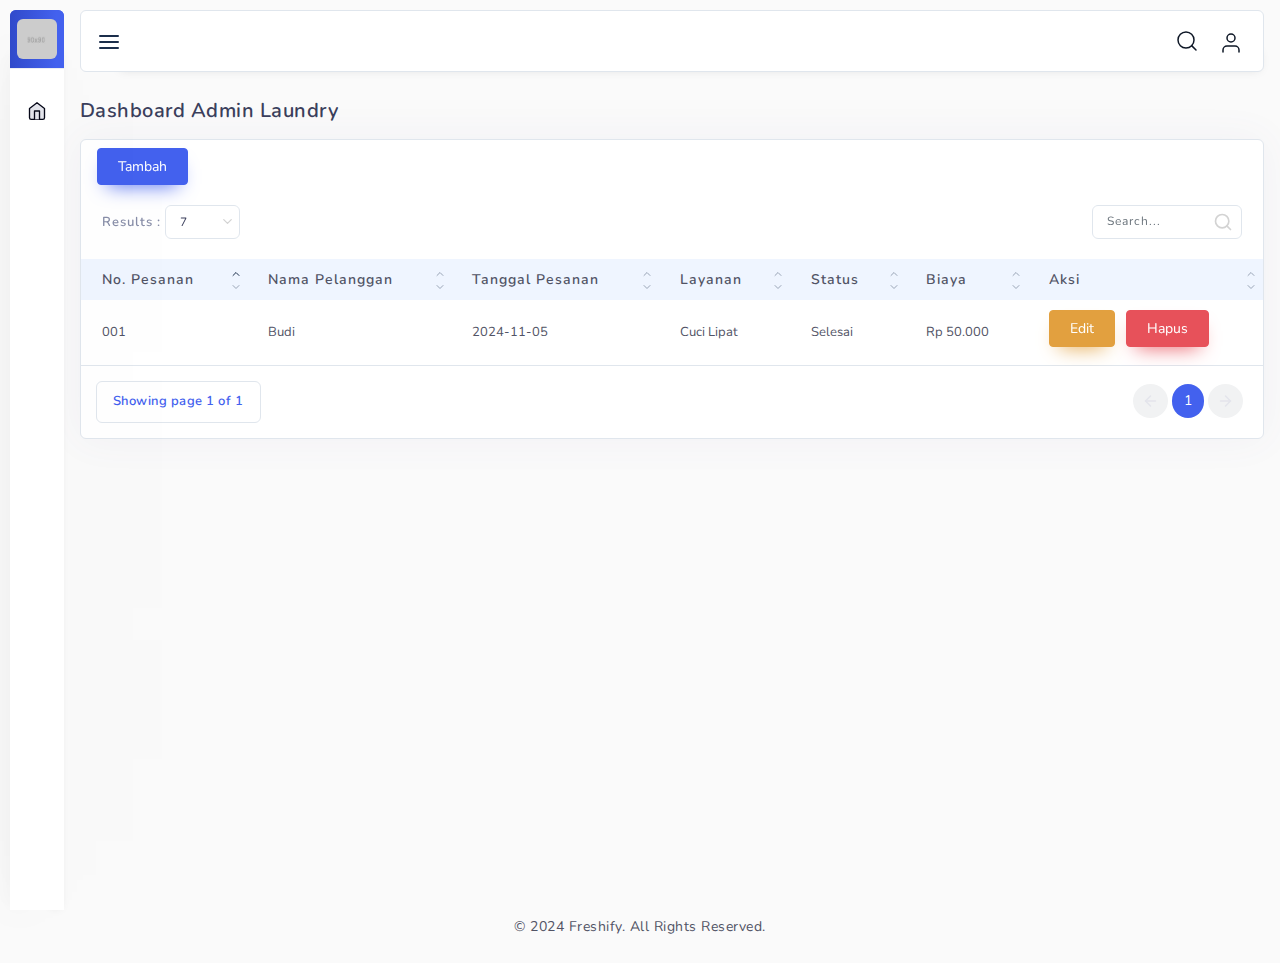
<file: datatables.html>
<!DOCTYPE html>
<html lang="en">

<head>
    <meta charset="utf-8">
    <meta http-equiv="X-UA-Compatible" content="IE=edge">
    <meta name="viewport" content="width=device-width, initial-scale=1, maximum-scale=1, shrink-to-fit=no">
    <title>Freshify | Datatable </title>
    <link rel="icon" type="image/x-icon" href="assets/img/favicon.ico" />
    <link href="assets/css/loader.css" rel="stylesheet" type="text/css" />
    <script src="assets/js/loader.js"></script>
    <!-- BEGIN GLOBAL MANDATORY STYLES -->
    <link href="https://fonts.googleapis.com/css?family=Nunito:400,600,700" rel="stylesheet">
    <link href="bootstrap/css/bootstrap.min.css" rel="stylesheet" type="text/css" />
    <link href="assets/css/plugins.css" rel="stylesheet" type="text/css" />
    <!-- END GLOBAL MANDATORY STYLES -->
    <!-- BEGIN PAGE LEVEL PLUGINS/CUSTOM STYLES -->
    <link href="plugins/apex/apexcharts.css" rel="stylesheet" type="text/css">
    <link href="assets/css/dashboard/dash_1.css" rel="stylesheet" type="text/css" />
    <!-- END PAGE LEVEL PLUGINS/CUSTOM STYLES -->
    <!-- BEGIN PAGE LEVEL STYLES -->
    <link rel="stylesheet" type="text/css" href="plugins/table/datatable/datatables.css">
    <link rel="stylesheet" type="text/css" href="plugins/table/datatable/dt-global_style.css">
    <!-- END PAGE LEVEL STYLES -->
</head>

<body class="alt-menu sidebar-noneoverflow">
    <!--  BEGIN NAVBAR  -->
    <div class="header-container fixed-top">
        <header class="header navbar navbar-expand-sm expand-header">
            <a href="javascript:void(0);" class="sidebarCollapse" data-placement="bottom"><svg xmlns="http://www.w3.org/2000/svg" width="24" height="24" viewBox="0 0 24 24" fill="none" stroke="currentColor" stroke-width="2" stroke-linecap="round" stroke-linejoin="round" class="feather feather-menu">
                    <line x1="3" y1="12" x2="21" y2="12"></line>
                    <line x1="3" y1="6" x2="21" y2="6"></line>
                    <line x1="3" y1="18" x2="21" y2="18"></line>
                </svg></a>
            <ul class="navbar-item flex-row ml-auto">
                <li class="nav-item align-self-center search-animated">
                    <svg xmlns="http://www.w3.org/2000/svg" width="24" height="24" viewBox="0 0 24 24" fill="none" stroke="currentColor" stroke-width="2" stroke-linecap="round" stroke-linejoin="round" class="feather feather-search toggle-search">
                        <circle cx="11" cy="11" r="8"></circle>
                        <line x1="21" y1="21" x2="16.65" y2="16.65"></line>
                    </svg>
                    <form class="form-inline search-full form-inline search" role="search">
                        <div class="search-bar">
                            <input type="text" class="form-control search-form-control  ml-lg-auto" placeholder="Search...">
                        </div>
                    </form>
                </li>
                <li class="nav-item dropdown user-profile-dropdown  order-lg-0 order-1">
                    <a href="javascript:void(0);" class="nav-link dropdown-toggle user" id="userProfileDropdown" data-toggle="dropdown" aria-haspopup="true" aria-expanded="false">
                        <svg xmlns="http://www.w3.org/2000/svg" width="24" height="24" viewBox="0 0 24 24" fill="none" stroke="currentColor" stroke-width="2" stroke-linecap="round" stroke-linejoin="round" class="feather feather-user"><path d="M20 21v-2a4 4 0 0 0-4-4H8a4 4 0 0 0-4 4v2"></path><circle cx="12" cy="7" r="4"></circle></svg>
                    </a>
                    <div class="dropdown-menu position-absolute" aria-labelledby="userProfileDropdown">
                        <div class="user-profile-section">
                            <div class="media mx-auto">
                                <img src="assets/img/90x90.jpg" class="img-fluid mr-2" alt="avatar">
                                <div class="media-body">
                                    <h5>Admin Laundry</h5>
                                </div>
                            </div>
                        </div>
                        <div class="dropdown-item">
                            <a href="profile.html">
                                <svg xmlns="http://www.w3.org/2000/svg" width="24" height="24" viewBox="0 0 24 24" fill="none" stroke="currentColor" stroke-width="2" stroke-linecap="round" stroke-linejoin="round" class="feather feather-user"><path d="M20 21v-2a4 4 0 0 0-4-4H8a4 4 0 0 0-4 4v2"></path><circle cx="12" cy="7" r="4"></circle></svg> <span>Profile</span>
                            </a>
                        </div>
                        
                        <div class="dropdown-item">
                            <a href="auth_login.html">
                                <svg xmlns="http://www.w3.org/2000/svg" width="24" height="24" viewBox="0 0 24 24" fill="none" stroke="currentColor" stroke-width="2" stroke-linecap="round" stroke-linejoin="round" class="feather feather-log-out"><path d="M9 21H5a2 2 0 0 1-2-2V5a2 2 0 0 1 2-2h4"></path><polyline points="16 17 21 12 16 7"></polyline><line x1="21" y1="12" x2="9" y2="12"></line></svg> <span>Log Out</span>
                            </a>
                        </div>
                    </div>
                </li>
            </ul>
        </header>
    </div>
    <!--  END NAVBAR  -->
    <!--  BEGIN MAIN CONTAINER  -->
    <div class="main-container sidebar-closed sbar-open" id="container">
        <div class="overlay"></div>
        <div class="cs-overlay"></div>
        <div class="search-overlay"></div>
        <!--  BEGIN SIDEBAR  -->
        <div class="sidebar-wrapper sidebar-theme">
            <nav id="sidebar">
                <ul class="navbar-nav theme-brand flex-row  text-center">
                    <li class="nav-item theme-logo">
                        <a href="index.html">
                            <img src="assets/img/90x90.jpg" class="navbar-logo" alt="logo">
                        </a>
                    </li>
                    <li class="nav-item theme-text">
                        <a href="index.html" class="nav-link">Freshify</a>
                    </li>
                </ul>
                <ul class="list-unstyled menu-categories" id="accordionExample">
                    <li class="menu active">
                        <a href="#dashboard" data-toggle="collapse" aria-expanded="true" class="dropdown-toggle">
                            <div class="">
                                <svg xmlns="http://www.w3.org/2000/svg" width="24" height="24" viewBox="0 0 24 24" fill="none" stroke="currentColor" stroke-width="2" stroke-linecap="round" stroke-linejoin="round" class="feather feather-home">
                                    <path d="M3 9l9-7 9 7v11a2 2 0 0 1-2 2H5a2 2 0 0 1-2-2z"></path>
                                    <polyline points="9 22 9 12 15 12 15 22"></polyline>
                                </svg>
                                <span>Dashboard</span>
                            </div>
                            <div>
                                <svg xmlns="http://www.w3.org/2000/svg" width="24" height="24" viewBox="0 0 24 24" fill="none" stroke="currentColor" stroke-width="2" stroke-linecap="round" stroke-linejoin="round" class="feather feather-chevron-right">
                                    <polyline points="9 18 15 12 9 6"></polyline>
                                </svg>
                            </div>
                        </a>
                        <ul class="collapse submenu recent-submenu mini-recent-submenu list-unstyled show" id="dashboard" data-parent="#accordionExample">
                            <li class="active">
                                <a href="datatables.html">Table Manajemen</a>
                            </li>
                            <li>
                                <a href="form.html">Form</a>
                            </li>
                        </ul>
                    </li>
                </ul>
            </nav>
        </div>
        <!--  END SIDEBAR  -->
        <!--  BEGIN CONTENT AREA  -->
        <div id="content" class="main-content">
            <div class="layout-px-spacing">
                <div class="page-header">
                    <div class="page-title">
                        <h3>Dashboard Admin Laundry</h3>
                    </div>
                </div>
                <div class="row" id="cancel-row">
                    <div class="col-xl-12 col-lg-12 col-sm-12 layout-spacing">
                        <div class="widget-content widget-content-area br-6">
                           
                            <div class="pt-2 mb-3 px-3">
                                <button type="button" class="btn btn-primary" data-toggle="modal" data-target="#exampleModal1">Tambah</button>
                            </div>
                
                            <table id="zero-config" class="table dt-table-hover" style="width:100%">
                                <thead>
                                    <tr>
                                        <th>No. Pesanan</th>
                                        <th>Nama Pelanggan</th>
                                        <th>Tanggal Pesanan</th>
                                        <th>Layanan</th>
                                        <th>Status</th>
                                        <th>Biaya</th>
                                        <th>Aksi</th>
                                    </tr>
                                </thead>
                                <tbody>
                                    <tr>
                                        <td>001</td>
                                        <td>Budi</td>
                                        <td>2024-11-05</td>
                                        <td>Cuci Lipat</td>
                                        <td>Selesai</td>
                                        <td>Rp 50.000</td>
                                        <td>
                                            <button type="button" class="btn btn-warning mb-2 mr-2" data-toggle="modal" data-target="#exampleModal">Edit</button>
                                            <button class="btn btn-danger mb-2">Hapus</button>
                                        </td>
                                    </tr>
                                </tbody>
                            </table>
                        </div>
                    </div>
                </div>
                

            </div>
        </div>
        <!--  END CONTENT AREA  -->

    </div>
    <!-- END MAIN CONTAINER -->

    <div class="modal fade" id="exampleModal1" tabindex="-1" role="dialog" aria-labelledby="exampleModalLabel" aria-hidden="true">
        <div class="modal-dialog" role="document">
            <div class="modal-content"> 
                <div class="modal-header">
                    <h5 class="modal-title" id="exampleModalLabel">Tambah Data</h5>
                </div>
                <div class="modal-body">
                    <form id="order-form">
                        <div class="form-group">
                          <label for="customer-name">Nama Pelanggan:</label>
                          <input type="text" class="form-control" id="sEmail" aria-describedby="text1" placeholder="Masukkan Nama">
                        </div>
                        <div class="form-group">
                          <label for="phone-number">No. Telepon:</label>
                          <input type="number" class="form-control" id="telpon" aria-describedby="text1" placeholder="Masukkan No. Telepon">
                        </div>
                        <div class="form-group">
                          <label for="address">Alamat :</label>
                          <input type="text" class="form-control" id="alamat" aria-describedby="text1" placeholder="Masukkan Alamat Rumah">
                        </div>
                        <div class="form-group">
                          <label for="service">Layanan:</label>
                          <select class="form-control form-control-sm">
                            <option>Pilih Layanan</option>
                            <option value="cuci-lipat">Cuci Lipat</option>
                            <option value="cuci-setrika">Cuci Setrika</option>
                            <option value="cuci-dry-clean">Cuci Dry Clean</option>
                        </select>
                        </div>
                        <div class="form-group">
                          <label for="pickup-date">Tanggal Pengambilan:</label>
                          <input id="basicFlatpickr" value="" class="form-control flatpickr flatpickr-input active" type="text" placeholder="Pilih Tanggal Pengambilan">
                        </div>
                        <div class="form-group">
                          <label for="status">Status:</label>
                          <select class="form-control form-control-sm">
                            <option>Pilih Status</option>
                            <option value="cuci-lipat">Dalam Proses</option>

                          </select>
                        </div>
                        <div class="form-group">
                          <label for="notes">Catatan Tambahan:</label>
                          <textarea class="form-control" id="exampleFormControlTextarea1" rows="3"></textarea>
                        </div>
                        <div class="form-actions">
                          <button type="submit" class="btn btn-primary" >Simpan</button>
                          <button type="button" class="btn btn-tertiary" onclick="window.history.back();">Batal</button>
                        </div>
                      </form>
                </div>
            </div>
        </div>
    </div>

<!-- Modal Edit -->
<div class="modal fade" id="exampleModal" tabindex="-1" role="dialog" aria-labelledby="exampleModalLabel" aria-hidden="true">
    <div class="modal-dialog" role="document">
        <div class="modal-content">
            <div class="modal-header">
                <h5 class="modal-title" id="exampleModalLabel">Edit Data</h5>
            </div>
            <div class="modal-body">
                <form id="order-form">
                    <div class="form-group">
                      <label for="customer-name">Nama Pelanggan:</label>
                      <input type="text" class="form-control" id="sEmail" aria-describedby="text1" placeholder="Masukkan Nama">
                    </div>
                    <div class="form-group">
                      <label for="phone-number">No. Telepon:</label>
                      <input type="number" class="form-control" id="telpon" aria-describedby="text1" placeholder="Masukkan No. Telepon">
                    </div>
                    <div class="form-group">
                      <label for="address">Alamat :</label>
                      <input type="text" class="form-control" id="alamat" aria-describedby="text1" placeholder="Masukkan Alamat Rumah">
                    </div>
                    <div class="form-group">
                      <label for="service">Layanan:</label>
                      <select class="form-control form-control-sm">
                        <option>Pilih Layanan</option>
                        <option value="cuci-lipat">Cuci Lipat</option>
                        <option value="cuci-setrika">Cuci Setrika</option>
                        <option value="cuci-dry-clean">Cuci Dry Clean</option>
                    </select>
                    </div>
                    <div class="form-group">
                      <label for="pickup-date">Tanggal Pengambilan:</label>
                      <input id="basicFlatpickr" value="" class="form-control flatpickr flatpickr-input active" type="text" placeholder="Pilih Tanggal Pengambilan">
                    </div>
                    <div class="form-group">
                      <label for="status">Status:</label>
                      <select class="form-control form-control-sm">
                        <option>Pilih Status</option>
                        <option value="cuci-lipat">Dalam Proses</option>
                        <option value="cuci-setrika">Selesai</option>
                      </select>
                    </div>
                  
                    <div class="form-actions">
                      <button type="submit" class="btn btn-primary" >Simpan</button>
                      <button type="button" class="btn btn-tertiary" onclick="window.history.back();">Batal</button>
                    </div>
                  </form>
            </div>
        </div>
    </div>
</div>












    <!-- BEGIN GLOBAL MANDATORY SCRIPTS -->
    <script src="assets/js/libs/jquery-3.1.1.min.js"></script>
    <script src="bootstrap/js/popper.min.js"></script>
    <script src="bootstrap/js/bootstrap.min.js"></script>
    <script src="plugins/perfect-scrollbar/perfect-scrollbar.min.js"></script>
    <script src="assets/js/app.js"></script>
    <script>
        $(document).ready(function() {
            App.init();
        });
    </script>
    <script src="assets/js/custom.js"></script>
    <!-- END GLOBAL MANDATORY SCRIPTS -->

    <!-- BEGIN PAGE LEVEL PLUGINS/CUSTOM SCRIPTS -->
    <script src="plugins/apex/apexcharts.min.js"></script>
    <script src="assets/js/dashboard/dash_1.js"></script>
    <!-- BEGIN PAGE LEVEL PLUGINS/CUSTOM SCRIPTS -->
    <!-- BEGIN PAGE LEVEL SCRIPTS -->
    <script src="plugins/table/datatable/datatables.js"></script>
    <script>
        $('#zero-config').DataTable({
            "dom": "<'dt--top-section'<'row'<'col-12 col-sm-6 d-flex justify-content-sm-start justify-content-center'l><'col-12 col-sm-6 d-flex justify-content-sm-end justify-content-center mt-sm-0 mt-3'f>>>" +
                "<'table-responsive'tr>" +
                "<'dt--bottom-section d-sm-flex justify-content-sm-between text-center'<'dt--pages-count  mb-sm-0 mb-3'i><'dt--pagination'p>>",
            "oLanguage": {
                "oPaginate": {
                    "sPrevious": '<svg xmlns="http://www.w3.org/2000/svg" width="24" height="24" viewBox="0 0 24 24" fill="none" stroke="currentColor" stroke-width="2" stroke-linecap="round" stroke-linejoin="round" class="feather feather-arrow-left"><line x1="19" y1="12" x2="5" y2="12"></line><polyline points="12 19 5 12 12 5"></polyline></svg>',
                    "sNext": '<svg xmlns="http://www.w3.org/2000/svg" width="24" height="24" viewBox="0 0 24 24" fill="none" stroke="currentColor" stroke-width="2" stroke-linecap="round" stroke-linejoin="round" class="feather feather-arrow-right"><line x1="5" y1="12" x2="19" y2="12"></line><polyline points="12 5 19 12 12 19"></polyline></svg>'
                },
                "sInfo": "Showing page _PAGE_ of _PAGES_",
                "sSearch": '<svg xmlns="http://www.w3.org/2000/svg" width="24" height="24" viewBox="0 0 24 24" fill="none" stroke="currentColor" stroke-width="2" stroke-linecap="round" stroke-linejoin="round" class="feather feather-search"><circle cx="11" cy="11" r="8"></circle><line x1="21" y1="21" x2="16.65" y2="16.65"></line></svg>',
                "sSearchPlaceholder": "Search...",
                "sLengthMenu": "Results :  _MENU_",
            },
            "stripeClasses": [],
            "lengthMenu": [7, 10, 20, 50],
            "pageLength": 7
        });
    </script>
    <!-- END PAGE LEVEL SCRIPTS -->
    <footer class="footer-section">
        <div class="footer-content text-center py-3">
            <p>&copy; 2024 Freshify. All Rights Reserved.</p>
        </div>
    </footer>
    <script>
        var f1 = flatpickr(document.getElementById('basicFlatpickr'));
        </script>
        <script>
        var f1 = flatpickr(document.getElementById('rangeCalendarFlatpickr'), {
            mode: "range" 
        });
    </script>
</body>

</html>
</file>
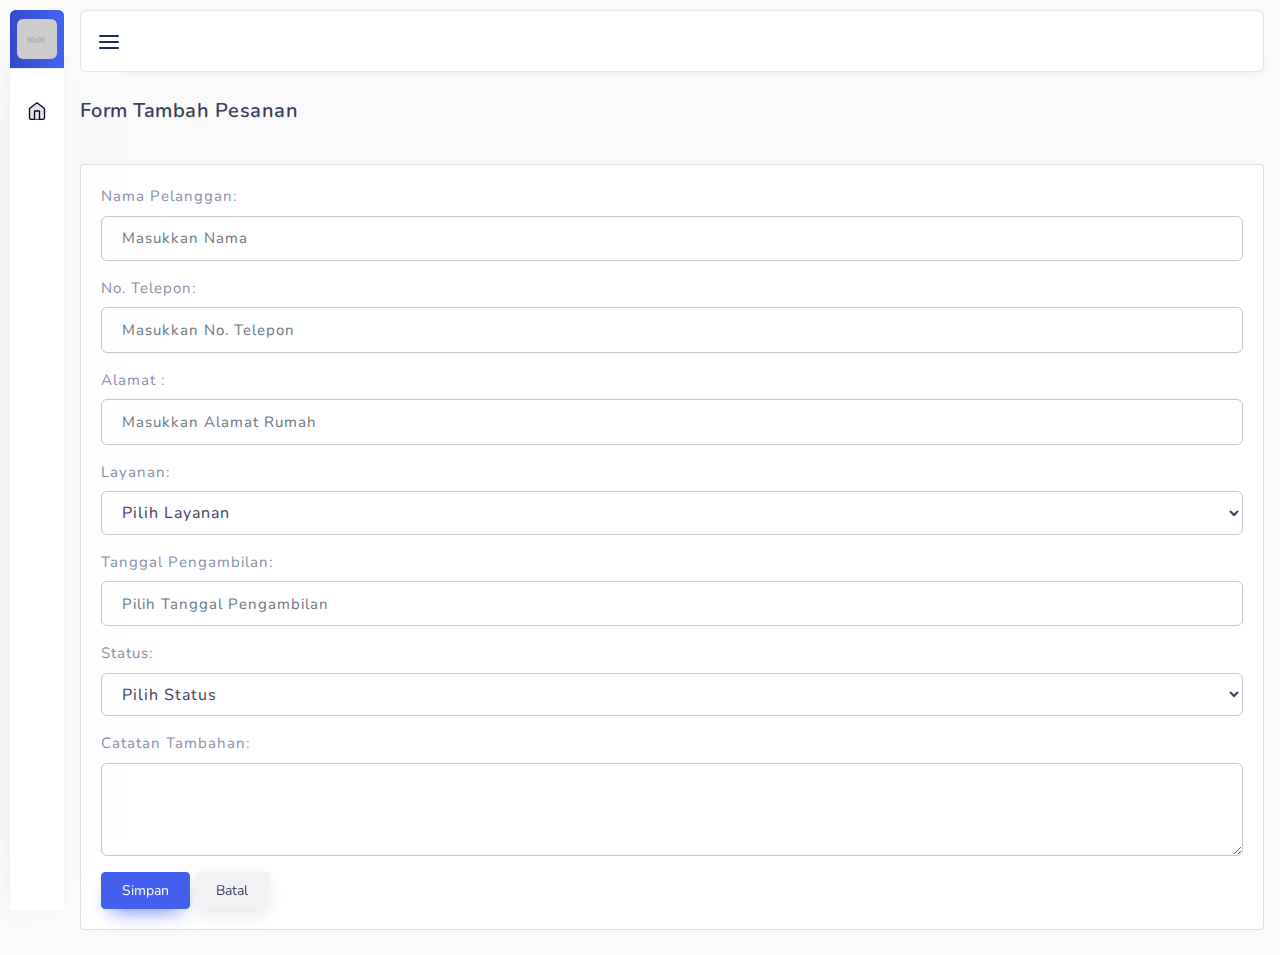
<file: form.html>
<!DOCTYPE html>
<html lang="en">
<head>
    <meta charset="utf-8">
    <meta http-equiv="X-UA-Compatible" content="IE=edge">
    <meta name="viewport" content="width=device-width, initial-scale=1, maximum-scale=1, shrink-to-fit=no">
    <title>Freshify | Form Penambahan</title>
    <link rel="icon" type="image/x-icon" href="assets/img/favicon.ico"/>
    <link href="assets/css/loader.css" rel="stylesheet" type="text/css" />
    <script src="assets/js/loader.js"></script>
    <!-- BEGIN GLOBAL MANDATORY STYLES -->
    <link href="https://fonts.googleapis.com/css?family=Nunito:400,600,700" rel="stylesheet">
    <link href="bootstrap/css/bootstrap.min.css" rel="stylesheet" type="text/css" />
    <link href="assets/css/plugins.css" rel="stylesheet" type="text/css" />
    <!-- END GLOBAL MANDATORY STYLES -->
    <link href="plugins/flatpickr/flatpickr.css" rel="stylesheet" type="text/css">
    <link href="plugins/flatpickr/custom-flatpickr.css" rel="stylesheet" type="text/css">
    <!-- BEGIN PAGE LEVEL PLUGINS/CUSTOM STYLES -->
    <link href="plugins/apex/apexcharts.css" rel="stylesheet" type="text/css">
    <link href="assets/css/dashboard/dash_1.css" rel="stylesheet" type="text/css" />
    <link href="plugins/noUiSlider/custom-nouiSlider.css" rel="stylesheet" type="text/css">
    <link href="plugins/bootstrap-range-Slider/bootstrap-slider.css" rel="stylesheet" type="text/css">
      <link rel="stylesheet" type="text/css" href="plugins/table/datatable/datatables.css">
    <link rel="stylesheet" type="text/css" href="plugins/table/datatable/dt-global_style.css">
    <!-- END PAGE LEVEL PLUGINS/CUSTOM STYLES -->
</head>
<body class="alt-menu sidebar-noneoverflow">
    <!--  BEGIN NAVBAR  -->
    <div class="header-container fixed-top">
        <header class="header navbar navbar-expand-sm expand-header">
            <a href="javascript:void(0);" class="sidebarCollapse" data-placement="bottom"><svg xmlns="http://www.w3.org/2000/svg" width="24" height="24" viewBox="0 0 24 24" fill="none" stroke="currentColor" stroke-width="2" stroke-linecap="round" stroke-linejoin="round" class="feather feather-menu"><line x1="3" y1="12" x2="21" y2="12"></line><line x1="3" y1="6" x2="21" y2="6"></line><line x1="3" y1="18" x2="21" y2="18"></line></svg></a>
        </header>
    </div>
    <!--  END NAVBAR  -->
    <!--  BEGIN MAIN CONTAINER  -->
    <div class="main-container sidebar-closed sbar-open" id="container">

        <div class="overlay"></div>
        <div class="cs-overlay"></div>
        <div class="search-overlay"></div>
        <!--  BEGIN SIDEBAR  -->
        <div class="sidebar-wrapper sidebar-theme">
            <nav id="sidebar">
                <ul class="navbar-nav theme-brand flex-row  text-center">
                    <li class="nav-item theme-logo">
                        <a href="index.html">
                            <img src="assets/img/90x90.jpg" class="navbar-logo" alt="logo">
                        </a>
                    </li>
                    <li class="nav-item theme-text">
                        <a href="index.html" class="nav-link">Freshify</a>
                    </li>
                </ul>
                <ul class="list-unstyled menu-categories" id="accordionExample">
                    <li class="menu active">
                        <a href="#dashboard" data-toggle="collapse" aria-expanded="true" class="dropdown-toggle">
                            <div class="">
                                <svg xmlns="http://www.w3.org/2000/svg" width="24" height="24" viewBox="0 0 24 24" fill="none" stroke="currentColor" stroke-width="2" stroke-linecap="round" stroke-linejoin="round" class="feather feather-home"><path d="M3 9l9-7 9 7v11a2 2 0 0 1-2 2H5a2 2 0 0 1-2-2z"></path><polyline points="9 22 9 12 15 12 15 22"></polyline></svg>
                                <span>Dashboard</span>
                            </div>
                            <div>
                                <svg xmlns="http://www.w3.org/2000/svg" width="24" height="24" viewBox="0 0 24 24" fill="none" stroke="currentColor" stroke-width="2" stroke-linecap="round" stroke-linejoin="round" class="feather feather-chevron-right"><polyline points="9 18 15 12 9 6"></polyline></svg>
                            </div>
                        </a>
                        <ul class="collapse submenu recent-submenu mini-recent-submenu list-unstyled show" id="dashboard" data-parent="#accordionExample">
                            <li class="active">
                                <a href="datatables.html">Table Manajemen</a>
                            </li>
                            <li>
                                <a href="form.html">Form</a>
                            </li>
                        </ul>
                    </li>                   
                </ul>
            </nav>
        </div>
        <!--  END SIDEBAR  -->
          
        <!--  BEGIN CONTENT AREA  -->
        <div id="content" class="main-content">
            <div class="layout-px-spacing">
                <div class="page-header">
                    <div class="page-title">
                        <h3>Form Tambah Pesanan</h3>
                    </div>
                </div>
                <div class="row layout-top-spacing">
                    <div class="col-xl-12 col-lg-6 col-md-6 col-sm-12 col-12 layout-spacing">
                        <div class="card component-card_1">
                            <div class="card-body">
                                <form id="order-form">
                                    <div class="form-group">
                                      <label for="customer-name">Nama Pelanggan:</label>
                                      <input type="text" class="form-control" id="sEmail" aria-describedby="text1" placeholder="Masukkan Nama">
                                    </div>
                                    <div class="form-group">
                                      <label for="phone-number">No. Telepon:</label>
                                      <input type="number" class="form-control" id="telpon" aria-describedby="text1" placeholder="Masukkan No. Telepon">
                                    </div>
                                    <div class="form-group">
                                      <label for="address">Alamat :</label>
                                      <input type="text" class="form-control" id="alamat" aria-describedby="text1" placeholder="Masukkan Alamat Rumah">
                                    </div>
                                    <div class="form-group">
                                      <label for="service">Layanan:</label>
                                      <select class="form-control form-control-sm">
                                        <option>Pilih Layanan</option>
                                        <option value="cuci-lipat">Cuci Lipat</option>
                                        <option value="cuci-setrika">Cuci Setrika</option>
                                        <option value="cuci-dry-clean">Cuci Dry Clean</option>
                                    </select>
                                    </div>
                                    <div class="form-group">
                                      <label for="pickup-date">Tanggal Pengambilan:</label>
                                      <input id="basicFlatpickr" value="" class="form-control flatpickr flatpickr-input active" type="text" placeholder="Pilih Tanggal Pengambilan">
                                    </div>
                                    <div class="form-group">
                                      <label for="status">Status:</label>
                                      <select class="form-control form-control-sm">
                                        <option>Pilih Status</option>
                                        <option value="cuci-lipat">Dalam Proses</option>
                                        <option value="cuci-setrika">Selesai</option>
                                      </select>
                                    </div>
                                    <div class="form-group">
                                      <label for="notes">Catatan Tambahan:</label>
                                      <textarea class="form-control" id="exampleFormControlTextarea1" rows="3"></textarea>
                                    </div>
                                    <div class="form-actions">
                                      <button type="submit" class="btn btn-primary" >Simpan</button>
                                      <button type="button" class="btn btn-tertiary" onclick="window.history.back();">Batal</button>
                                    </div>
                                  </form>
                            </div>
                        </div>
                    </div>
                </div>
            </div>
        </div>
        <!--  END CONTENT AREA  -->
    </div>
    <!-- END MAIN CONTAINER -->
    <!-- BEGIN GLOBAL MANDATORY SCRIPTS -->
    <script src="assets/js/libs/jquery-3.1.1.min.js"></script>
    <script src="bootstrap/js/popper.min.js"></script>
    <script src="bootstrap/js/bootstrap.min.js"></script>
    <script src="plugins/perfect-scrollbar/perfect-scrollbar.min.js"></script>
    <script src="assets/js/app.js"></script>
    <script>
        $(document).ready(function() {
            App.init();
        });
    </script>
    <script src="assets/js/custom.js"></script>
    <!-- END GLOBAL MANDATORY SCRIPTS -->
<script>
var f1 = flatpickr(document.getElementById('basicFlatpickr'));
</script>
<script>
var f1 = flatpickr(document.getElementById('rangeCalendarFlatpickr'), {
    mode: "range" 
});
</script>
    <!-- BEGIN PAGE LEVEL PLUGINS/CUSTOM SCRIPTS -->
    <script src="plugins/apex/apexcharts.min.js"></script>
    <script src="assets/js/dashboard/dash_1.js"></script>
    <script src="plugins/noUiSlider/nouislider.min.js"></script>
    <!-- BEGIN PAGE LEVEL PLUGINS/CUSTOM SCRIPTS -->
    <script src="plugins/flatpickr/flatpickr.js"></script>
    <script src="plugins/flatpickr/custom-flatpickr.js"></script>
    <script src="plugins/noUiSlider/custom-nouiSlider.js"></script>
    <script src="plugins/bootstrap-range-Slider/bootstrap-rangeSlider.js"></script>
</body>
</html>
</file>
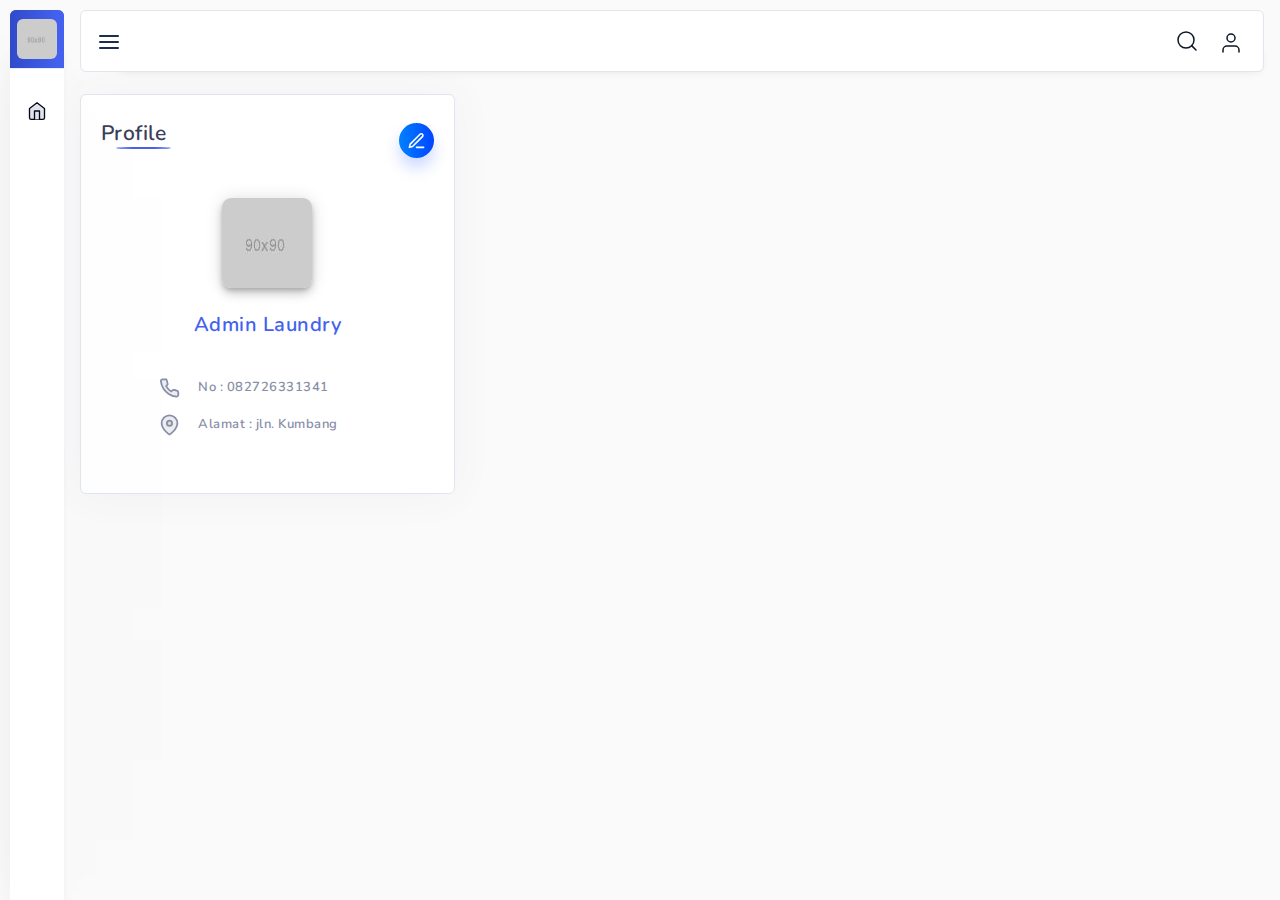
<file: profile.html>
<!DOCTYPE html>
<html lang="en">
<head>
    <meta charset="utf-8">
    <meta http-equiv="X-UA-Compatible" content="IE=edge">
    <meta name="viewport" content="width=device-width, initial-scale=1, maximum-scale=1, shrink-to-fit=no">
    <title>User Profile | CORK - Multipurpose Bootstrap Dashboard Template </title>
    <link rel="icon" type="image/x-icon" href="assets/img/favicon.ico"/>
    <!-- BEGIN GLOBAL MANDATORY STYLES -->
    <link href="https://fonts.googleapis.com/css?family=Nunito:400,600,700" rel="stylesheet">
    <link href="bootstrap/css/bootstrap.min.css" rel="stylesheet" type="text/css" />
    <link href="assets/css/plugins.css" rel="stylesheet" type="text/css" />
    <!-- END GLOBAL MANDATORY STYLES -->
    
    <!--  BEGIN CUSTOM STYLE FILE  -->
    <link href="assets/css/users/user-profile.css" rel="stylesheet" type="text/css" />
    <!--  END CUSTOM STYLE FILE  -->
</head>
<body class="alt-menu sidebar-noneoverflow">
    
 <!--  BEGIN NAVBAR  -->
 <div class="header-container fixed-top">
    <header class="header navbar navbar-expand-sm expand-header">
        <a href="javascript:void(0);" class="sidebarCollapse" data-placement="bottom"><svg xmlns="http://www.w3.org/2000/svg" width="24" height="24" viewBox="0 0 24 24" fill="none" stroke="currentColor" stroke-width="2" stroke-linecap="round" stroke-linejoin="round" class="feather feather-menu">
                <line x1="3" y1="12" x2="21" y2="12"></line>
                <line x1="3" y1="6" x2="21" y2="6"></line>
                <line x1="3" y1="18" x2="21" y2="18"></line>
            </svg></a>
        <ul class="navbar-item flex-row ml-auto">
            <li class="nav-item align-self-center search-animated">
                <svg xmlns="http://www.w3.org/2000/svg" width="24" height="24" viewBox="0 0 24 24" fill="none" stroke="currentColor" stroke-width="2" stroke-linecap="round" stroke-linejoin="round" class="feather feather-search toggle-search">
                    <circle cx="11" cy="11" r="8"></circle>
                    <line x1="21" y1="21" x2="16.65" y2="16.65"></line>
                </svg>
                <form class="form-inline search-full form-inline search" role="search">
                    <div class="search-bar">
                        <input type="text" class="form-control search-form-control  ml-lg-auto" placeholder="Search...">
                    </div>
                </form>
            </li>
            <li class="nav-item dropdown user-profile-dropdown  order-lg-0 order-1">
                <a href="javascript:void(0);" class="nav-link dropdown-toggle user" id="userProfileDropdown" data-toggle="dropdown" aria-haspopup="true" aria-expanded="false">
                    <svg xmlns="http://www.w3.org/2000/svg" width="24" height="24" viewBox="0 0 24 24" fill="none" stroke="currentColor" stroke-width="2" stroke-linecap="round" stroke-linejoin="round" class="feather feather-user"><path d="M20 21v-2a4 4 0 0 0-4-4H8a4 4 0 0 0-4 4v2"></path><circle cx="12" cy="7" r="4"></circle></svg>
                </a>
                <div class="dropdown-menu position-absolute" aria-labelledby="userProfileDropdown">
                    <div class="user-profile-section">
                        <div class="media mx-auto">
                            <img src="assets/img/90x90.jpg" class="img-fluid mr-2" alt="avatar">
                            <div class="media-body">
                                <h5>Admin Laundry</h5>
                            </div>
                        </div>
                    </div>
                    <div class="dropdown-item">
                        <a href="profile.html">
                            <svg xmlns="http://www.w3.org/2000/svg" width="24" height="24" viewBox="0 0 24 24" fill="none" stroke="currentColor" stroke-width="2" stroke-linecap="round" stroke-linejoin="round" class="feather feather-user"><path d="M20 21v-2a4 4 0 0 0-4-4H8a4 4 0 0 0-4 4v2"></path><circle cx="12" cy="7" r="4"></circle></svg> <span>Profile</span>
                        </a>
                    </div>
                    
                    <div class="dropdown-item">
                        <a href="auth_login.html">
                            <svg xmlns="http://www.w3.org/2000/svg" width="24" height="24" viewBox="0 0 24 24" fill="none" stroke="currentColor" stroke-width="2" stroke-linecap="round" stroke-linejoin="round" class="feather feather-log-out"><path d="M9 21H5a2 2 0 0 1-2-2V5a2 2 0 0 1 2-2h4"></path><polyline points="16 17 21 12 16 7"></polyline><line x1="21" y1="12" x2="9" y2="12"></line></svg> <span>Log Out</span>
                        </a>
                    </div>
                </div>
            </li>
        </ul>
    </header>
</div>

    <!--  BEGIN MAIN CONTAINER  -->
    <div class="main-container sidebar-closed sbar-open" id="container">
        <div class="overlay"></div>
        <div class="cs-overlay"></div>
        <div class="search-overlay"></div>
        <!--  BEGIN SIDEBAR  -->
        <div class="sidebar-wrapper sidebar-theme">
            <nav id="sidebar">
                <ul class="navbar-nav theme-brand flex-row  text-center">
                    <li class="nav-item theme-logo">
                        <a href="index.html">
                            <img src="assets/img/90x90.jpg" class="navbar-logo" alt="logo">
                        </a>
                    </li>
                    <li class="nav-item theme-text">
                        <a href="index.html" class="nav-link">Freshify</a>
                    </li>
                </ul>
                <ul class="list-unstyled menu-categories" id="accordionExample">
                    <li class="menu active">
                        <a href="#dashboard" data-toggle="collapse" aria-expanded="true" class="dropdown-toggle">
                            <div class="">
                                <svg xmlns="http://www.w3.org/2000/svg" width="24" height="24" viewBox="0 0 24 24" fill="none" stroke="currentColor" stroke-width="2" stroke-linecap="round" stroke-linejoin="round" class="feather feather-home">
                                    <path d="M3 9l9-7 9 7v11a2 2 0 0 1-2 2H5a2 2 0 0 1-2-2z"></path>
                                    <polyline points="9 22 9 12 15 12 15 22"></polyline>
                                </svg>
                                <span>Dashboard</span>
                            </div>
                            <div>
                                <svg xmlns="http://www.w3.org/2000/svg" width="24" height="24" viewBox="0 0 24 24" fill="none" stroke="currentColor" stroke-width="2" stroke-linecap="round" stroke-linejoin="round" class="feather feather-chevron-right">
                                    <polyline points="9 18 15 12 9 6"></polyline>
                                </svg>
                            </div>
                        </a>
                        <ul class="collapse submenu recent-submenu mini-recent-submenu list-unstyled show" id="dashboard" data-parent="#accordionExample">
                            <li class="active">
                                <a href="datatables.html">Table Manajemen</a>
                            </li>
                            <li>
                                <a href="form.html">Form</a>
                            </li>
                        </ul>
                    </li>
                </ul>
            </nav>
        </div>
        <!--  END SIDEBAR  -->

        <!--  BEGIN CONTENT AREA  -->
        <div id="content" class="main-content">
            <div class="layout-px-spacing">

                <div class="row layout-spacing">

                    <!-- Content -->
                    <div class="col-xl-4 col-lg-6 col-md-5 col-sm-12 layout-top-spacing">

                        <div class="user-profile layout-spacing">
                            <div class="widget-content widget-content-area">
                                <div class="d-flex justify-content-between">
                                    <h3 class="">Profile</h3>
                                    <a  class="mt-2 edit-profile"> <svg xmlns="http://www.w3.org/2000/svg" width="24" height="24" viewBox="0 0 24 24" fill="none" stroke="currentColor" stroke-width="2" stroke-linecap="round" stroke-linejoin="round" class="feather feather-edit-3"><path d="M12 20h9"></path><path d="M16.5 3.5a2.121 2.121 0 0 1 3 3L7 19l-4 1 1-4L16.5 3.5z"></path></svg></a>
                                </div>
                                <div class="text-center user-info">
                                    <img src="assets/img/90x90.jpg" alt="avatar">
                                    <p class="">Admin Laundry</p>
                                </div>
                                <div class="user-info-list">

                                    <div class="">
                                        <ul class="contacts-block list-unstyled">
                                            <li class="contacts-block__item">
                                                <svg xmlns="http://www.w3.org/2000/svg" width="24" height="24" viewBox="0 0 24 24" fill="none" stroke="currentColor" stroke-width="2" stroke-linecap="round" stroke-linejoin="round" class="feather feather-phone"><path d="M22 16.92v3a2 2 0 0 1-2.18 2 19.79 19.79 0 0 1-8.63-3.07 19.5 19.5 0 0 1-6-6 19.79 19.79 0 0 1-3.07-8.67A2 2 0 0 1 4.11 2h3a2 2 0 0 1 2 1.72 12.84 12.84 0 0 0 .7 2.81 2 2 0 0 1-.45 2.11L8.09 9.91a16 16 0 0 0 6 6l1.27-1.27a2 2 0 0 1 2.11-.45 12.84 12.84 0 0 0 2.81.7A2 2 0 0 1 22 16.92z"></path></svg> No : 082726331341
                                            </li>
                                            <li class="contacts-block__item">
                                                <svg xmlns="http://www.w3.org/2000/svg" width="24" height="24" viewBox="0 0 24 24" fill="none" stroke="currentColor" stroke-width="2" stroke-linecap="round" stroke-linejoin="round" class="feather feather-map-pin"><path d="M21 10c0 7-9 13-9 13s-9-6-9-13a9 9 0 0 1 18 0z"></path><circle cx="12" cy="10" r="3"></circle></svg> Alamat : jln. Kumbang
                                            </li>
                                          
                                           
                                                </ul>
                                            </li>
                                        </ul>
                                    </div>                                    
                                </div>
                            </div>
                        </div>

                    

                    </div>

                
                </div>
            </div>
        </div>
        <!--  END CONTENT AREA  -->
    </div>
    <!-- END MAIN CONTAINER -->
    
    <!-- BEGIN GLOBAL MANDATORY SCRIPTS -->
    <script src="assets/js/libs/jquery-3.1.1.min.js"></script>
    <script src="bootstrap/js/popper.min.js"></script>
    <script src="bootstrap/js/bootstrap.min.js"></script>
    <script src="plugins/perfect-scrollbar/perfect-scrollbar.min.js"></script>
    <script src="assets/js/app.js"></script>
    
    <script>
        $(document).ready(function() {
            App.init();
        });
    </script>
    <script src="assets/js/custom.js"></script>
    <!-- END GLOBAL MANDATORY SCRIPTS -->
</body>
</html>
</file>
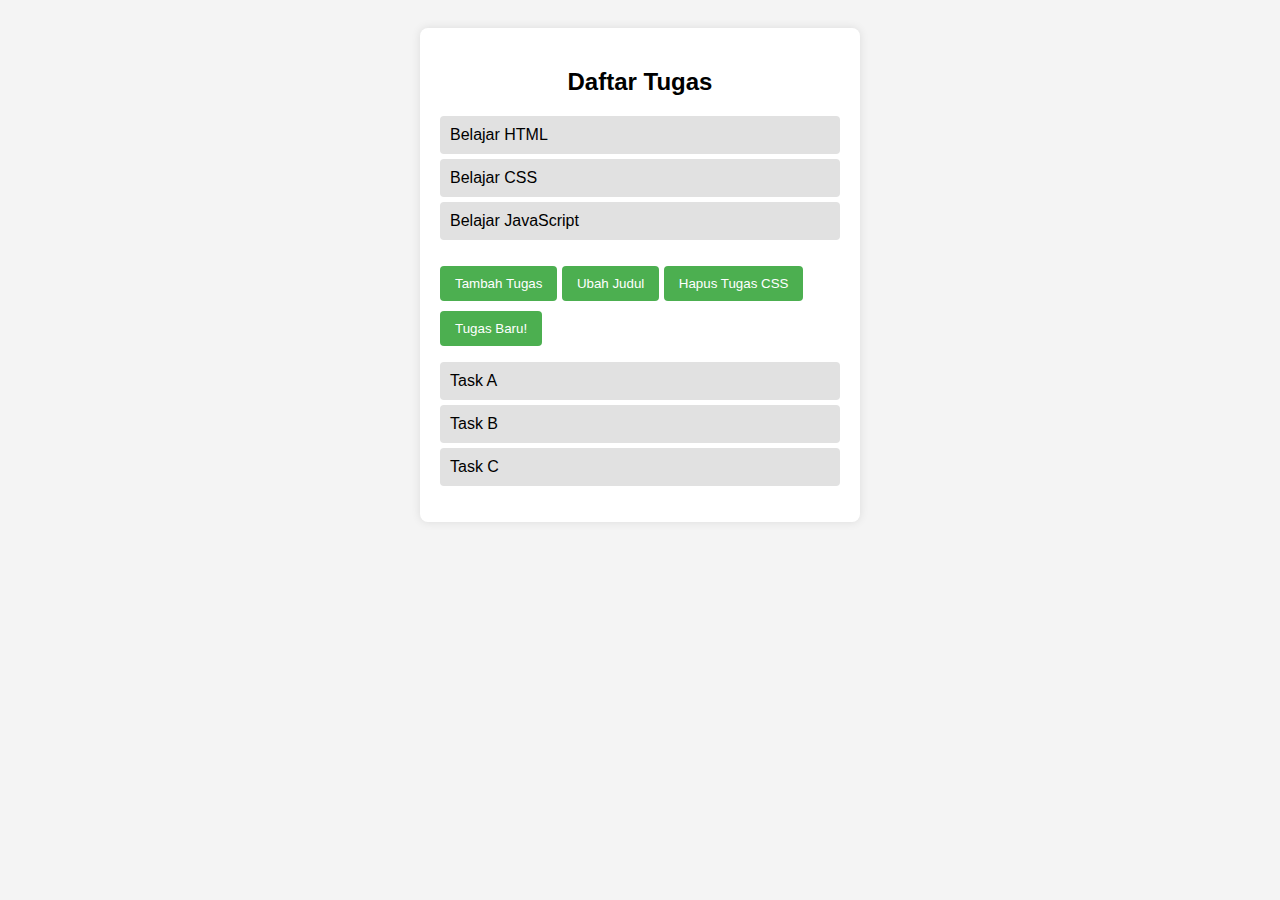
<file: tugas.html>
<!DOCTYPE html> 
<html lang="id"> 
<head> 
<meta charset="UTF-8"> 
<meta name="viewport" content="width=device-width, initial-scale=1.0"> 
<title>Daftar Tugas</title> 
<link rel="stylesheet" href="style.css"> 
<script src="https://code.jquery.com/jquery-3.6.0.min.js"></script> 
</head> 
<body> 
<div id="kontainer"> 
<h2>Daftar Tugas</h2> 
<ul id="tugasList"> 
<li>Belajar HTML</li> 
<li>Belajar CSS</li> 
<li>Belajar JavaScript</li> 
</ul> 
<button id="tambahTugas">Tambah Tugas</button> 
<button id="ubahJudul">Ubah Judul</button> 
<button id="hapusTugas">Hapus Tugas CSS</button> 
</div> 
<script src="Jquery.js"></script> 
</body> 
</html>
</file>
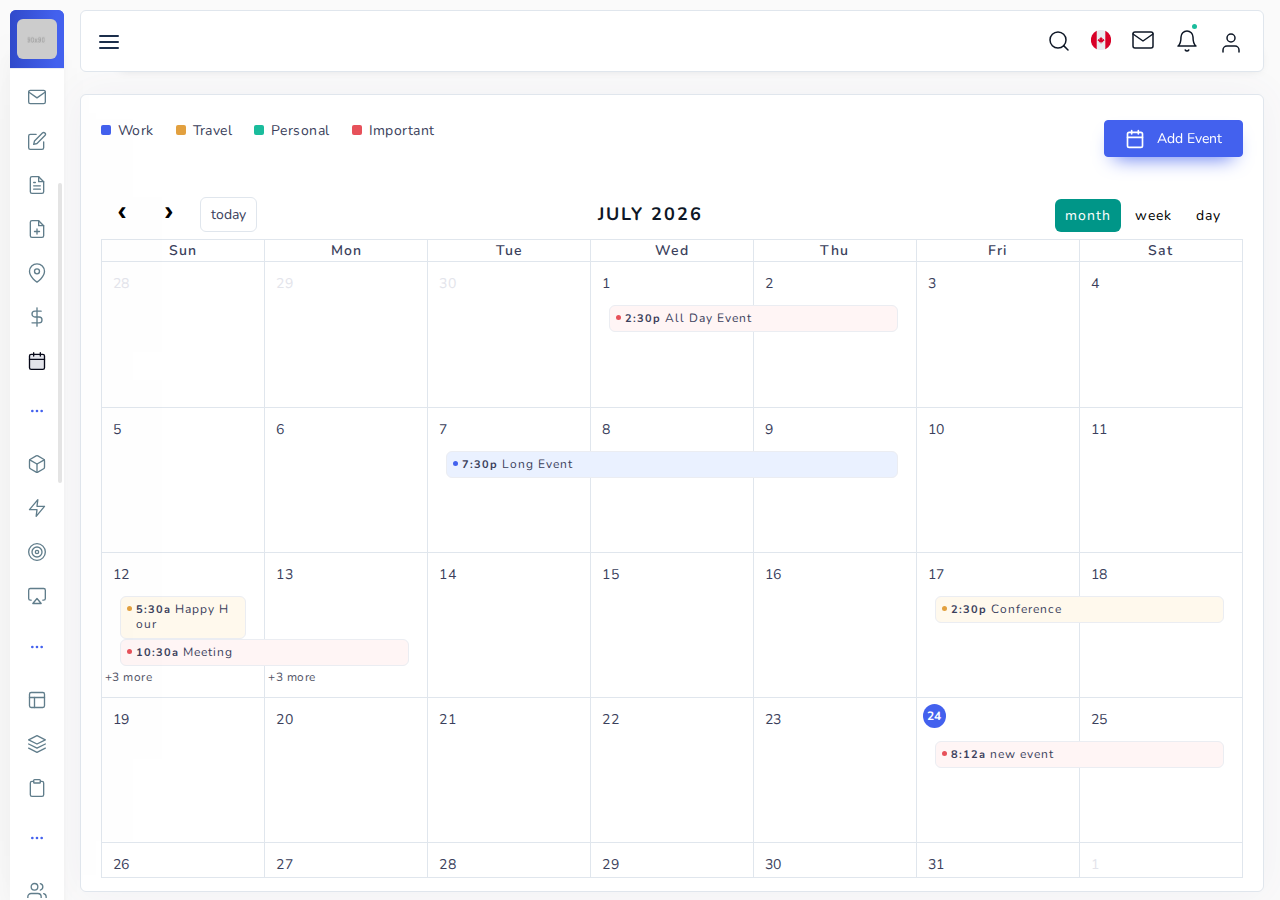
<file: collapsible-light-menu/apps_calendar.html>
<!DOCTYPE html>
<html lang="en">
<head>
    <meta charset="utf-8">
    <meta http-equiv="X-UA-Compatible" content="IE=edge">
    <meta name="viewport" content="width=device-width, initial-scale=1, maximum-scale=1, shrink-to-fit=no">
    <title>Fullcalendar Drag and Drop Event | CORK - Multipurpose Bootstrap Dashboard Template </title>
    <link rel="icon" type="image/x-icon" href="assets/img/favicon.ico"/>
    <!-- BEGIN GLOBAL MANDATORY STYLES -->
    <link href="https://fonts.googleapis.com/css?family=Nunito:400,600,700" rel="stylesheet">
    <link href="bootstrap/css/bootstrap.min.css" rel="stylesheet" type="text/css" />
    <link href="assets/css/plugins.css" rel="stylesheet" type="text/css" />
    <!-- END GLOBAL MANDATORY STYLES -->

    <!-- BEGIN PAGE LEVEL STYLE -->
    <link href="plugins/fullcalendar/fullcalendar.css" rel="stylesheet" type="text/css" />
    <link href="plugins/fullcalendar/custom-fullcalendar.advance.css" rel="stylesheet" type="text/css" />
    <link href="plugins/flatpickr/flatpickr.css" rel="stylesheet" type="text/css">
    <link href="plugins/flatpickr/custom-flatpickr.css" rel="stylesheet" type="text/css">
    <link href="assets/css/forms/theme-checkbox-radio.css" rel="stylesheet" type="text/css" />
    <!-- END PAGE LEVEL STYLE -->
    <style>
        .widget-content-area { border-radius: 6px; }
        .daterangepicker.dropdown-menu {
            z-index: 1059;
        }
    </style>

</head>
<body class="alt-menu sidebar-noneoverflow">
    
    <!--  BEGIN NAVBAR  -->
    <div class="header-container fixed-top">
        <header class="header navbar navbar-expand-sm expand-header">
            <a href="javascript:void(0);" class="sidebarCollapse" data-placement="bottom"><svg xmlns="http://www.w3.org/2000/svg" width="24" height="24" viewBox="0 0 24 24" fill="none" stroke="currentColor" stroke-width="2" stroke-linecap="round" stroke-linejoin="round" class="feather feather-menu"><line x1="3" y1="12" x2="21" y2="12"></line><line x1="3" y1="6" x2="21" y2="6"></line><line x1="3" y1="18" x2="21" y2="18"></line></svg></a>

            <ul class="navbar-item flex-row ml-auto">

                <li class="nav-item align-self-center search-animated">
                    <svg xmlns="http://www.w3.org/2000/svg" width="24" height="24" viewBox="0 0 24 24" fill="none" stroke="currentColor" stroke-width="2" stroke-linecap="round" stroke-linejoin="round" class="feather feather-search toggle-search"><circle cx="11" cy="11" r="8"></circle><line x1="21" y1="21" x2="16.65" y2="16.65"></line></svg>
                    <form class="form-inline search-full form-inline search" role="search">
                        <div class="search-bar">
                            <input type="text" class="form-control search-form-control  ml-lg-auto" placeholder="Search...">
                        </div>
                    </form>
                </li>

                <li class="nav-item dropdown language-dropdown">
                    <a href="javascript:void(0);" class="nav-link dropdown-toggle" id="language-dropdown" data-toggle="dropdown" aria-haspopup="true" aria-expanded="false">
                        <img src="assets/img/ca.png" class="flag-width" alt="flag">
                    </a>
                    <div class="dropdown-menu position-absolute" aria-labelledby="language-dropdown">
                        <a class="dropdown-item d-flex" href="javascript:void(0);"><img src="assets/img/de.png" class="flag-width" alt="flag"> <span class="align-self-center">&nbsp;German</span></a>
                        <a class="dropdown-item d-flex" href="javascript:void(0);"><img src="assets/img/jp.png" class="flag-width" alt="flag"> <span class="align-self-center">&nbsp;Japanese</span></a>
                        <a class="dropdown-item d-flex" href="javascript:void(0);"><img src="assets/img/fr.png" class="flag-width" alt="flag"> <span class="align-self-center">&nbsp;French</span></a>
                        <a class="dropdown-item d-flex" href="javascript:void(0);"><img src="assets/img/ca.png" class="flag-width" alt="flag"> <span class="align-self-center">&nbsp;English</span></a>
                    </div>
                </li>
                
                <li class="nav-item dropdown message-dropdown">
                    <a href="javascript:void(0);" class="nav-link dropdown-toggle" id="messageDropdown" data-toggle="dropdown" aria-haspopup="true" aria-expanded="false">
                        <svg xmlns="http://www.w3.org/2000/svg" width="24" height="24" viewBox="0 0 24 24" fill="none" stroke="currentColor" stroke-width="2" stroke-linecap="round" stroke-linejoin="round" class="feather feather-mail"><path d="M4 4h16c1.1 0 2 .9 2 2v12c0 1.1-.9 2-2 2H4c-1.1 0-2-.9-2-2V6c0-1.1.9-2 2-2z"></path><polyline points="22,6 12,13 2,6"></polyline></svg>
                    </a>
                    <div class="dropdown-menu position-absolute" aria-labelledby="messageDropdown">
                        <div class="">
                            <a class="dropdown-item">
                                <div class="">

                                    <div class="media">
                                        <div class="user-img">
                                            <div class="avatar avatar-xl">
                                                <span class="avatar-title rounded-circle">KY</span>
                                            </div>
                                        </div>
                                        <div class="media-body">
                                            <div class="">
                                                <h5 class="usr-name">Kara Young</h5>
                                                <p class="msg-title">ACCOUNT UPDATE</p>
                                            </div>
                                        </div>
                                    </div>

                                </div>
                            </a>
                            <a class="dropdown-item">
                                <div class="">
                                    <div class="media">
                                        <div class="user-img">
                                            <img src="assets/img/90x90.jpg" class="img-fluid mr-2" alt="avatar">
                                        </div>
                                        <div class="media-body">
                                            <div class="">
                                                <h5 class="usr-name">Daisy Anderson</h5>
                                                <p class="msg-title">ACCOUNT UPDATE</p>
                                            </div>
                                        </div>
                                    </div>                                    
                                </div>
                            </a>
                            <a class="dropdown-item">
                                <div class="">

                                    <div class="media">
                                        <div class="user-img">
                                            <div class="avatar avatar-xl">
                                                <span class="avatar-title rounded-circle">OG</span>
                                            </div>
                                        </div>
                                        <div class="media-body">
                                            <div class="">
                                                <h5 class="usr-name">Oscar Garner</h5>
                                                <p class="msg-title">ACCOUNT UPDATE</p>
                                            </div>
                                        </div>
                                    </div>
                                    
                                </div>
                            </a>
                        </div>
                    </div>
                </li>

                <li class="nav-item dropdown notification-dropdown">
                    <a href="javascript:void(0);" class="nav-link dropdown-toggle" id="notificationDropdown" data-toggle="dropdown" aria-haspopup="true" aria-expanded="false">
                        <svg xmlns="http://www.w3.org/2000/svg" width="24" height="24" viewBox="0 0 24 24" fill="none" stroke="currentColor" stroke-width="2" stroke-linecap="round" stroke-linejoin="round" class="feather feather-bell"><path d="M18 8A6 6 0 0 0 6 8c0 7-3 9-3 9h18s-3-2-3-9"></path><path d="M13.73 21a2 2 0 0 1-3.46 0"></path></svg><span class="badge badge-success"></span>
                    </a>
                    <div class="dropdown-menu position-absolute" aria-labelledby="notificationDropdown">
                        <div class="notification-scroll">

                            <div class="dropdown-item">
                                <div class="media server-log">
                                    <svg xmlns="http://www.w3.org/2000/svg" width="24" height="24" viewBox="0 0 24 24" fill="none" stroke="currentColor" stroke-width="2" stroke-linecap="round" stroke-linejoin="round" class="feather feather-server"><rect x="2" y="2" width="20" height="8" rx="2" ry="2"></rect><rect x="2" y="14" width="20" height="8" rx="2" ry="2"></rect><line x1="6" y1="6" x2="6" y2="6"></line><line x1="6" y1="18" x2="6" y2="18"></line></svg>
                                    <div class="media-body">
                                        <div class="data-info">
                                            <h6 class="">Server Rebooted</h6>
                                            <p class="">45 min ago</p>
                                        </div>

                                        <div class="icon-status">
                                            <svg xmlns="http://www.w3.org/2000/svg" width="24" height="24" viewBox="0 0 24 24" fill="none" stroke="currentColor" stroke-width="2" stroke-linecap="round" stroke-linejoin="round" class="feather feather-x"><line x1="18" y1="6" x2="6" y2="18"></line><line x1="6" y1="6" x2="18" y2="18"></line></svg>
                                        </div>
                                    </div>
                                </div>
                            </div>

                            <div class="dropdown-item">
                                <div class="media ">
                                    <svg xmlns="http://www.w3.org/2000/svg" width="24" height="24" viewBox="0 0 24 24" fill="none" stroke="currentColor" stroke-width="2" stroke-linecap="round" stroke-linejoin="round" class="feather feather-heart"><path d="M20.84 4.61a5.5 5.5 0 0 0-7.78 0L12 5.67l-1.06-1.06a5.5 5.5 0 0 0-7.78 7.78l1.06 1.06L12 21.23l7.78-7.78 1.06-1.06a5.5 5.5 0 0 0 0-7.78z"></path></svg>
                                    <div class="media-body">
                                        <div class="data-info">
                                            <h6 class="">Licence Expiring Soon</h6>
                                            <p class="">8 hrs ago</p>
                                        </div>

                                        <div class="icon-status">
                                            <svg xmlns="http://www.w3.org/2000/svg" width="24" height="24" viewBox="0 0 24 24" fill="none" stroke="currentColor" stroke-width="2" stroke-linecap="round" stroke-linejoin="round" class="feather feather-x"><line x1="18" y1="6" x2="6" y2="18"></line><line x1="6" y1="6" x2="18" y2="18"></line></svg>
                                        </div>
                                    </div>
                                </div>
                            </div>

                            <div class="dropdown-item">
                                <div class="media file-upload">
                                    <svg xmlns="http://www.w3.org/2000/svg" width="24" height="24" viewBox="0 0 24 24" fill="none" stroke="currentColor" stroke-width="2" stroke-linecap="round" stroke-linejoin="round" class="feather feather-file-text"><path d="M14 2H6a2 2 0 0 0-2 2v16a2 2 0 0 0 2 2h12a2 2 0 0 0 2-2V8z"></path><polyline points="14 2 14 8 20 8"></polyline><line x1="16" y1="13" x2="8" y2="13"></line><line x1="16" y1="17" x2="8" y2="17"></line><polyline points="10 9 9 9 8 9"></polyline></svg>
                                    <div class="media-body">
                                        <div class="data-info">
                                            <h6 class="">Kelly Portfolio.pdf</h6>
                                            <p class="">670 kb</p>
                                        </div>

                                        <div class="icon-status">
                                            <svg xmlns="http://www.w3.org/2000/svg" width="24" height="24" viewBox="0 0 24 24" fill="none" stroke="currentColor" stroke-width="2" stroke-linecap="round" stroke-linejoin="round" class="feather feather-check"><polyline points="20 6 9 17 4 12"></polyline></svg>
                                        </div>
                                    </div>
                                </div>
                            </div>
                        </div>
                    </div>
                </li>

                <li class="nav-item dropdown user-profile-dropdown  order-lg-0 order-1">
                    <a href="javascript:void(0);" class="nav-link dropdown-toggle user" id="userProfileDropdown" data-toggle="dropdown" aria-haspopup="true" aria-expanded="false">
                        <svg xmlns="http://www.w3.org/2000/svg" width="24" height="24" viewBox="0 0 24 24" fill="none" stroke="currentColor" stroke-width="2" stroke-linecap="round" stroke-linejoin="round" class="feather feather-user"><path d="M20 21v-2a4 4 0 0 0-4-4H8a4 4 0 0 0-4 4v2"></path><circle cx="12" cy="7" r="4"></circle></svg>
                    </a>
                    <div class="dropdown-menu position-absolute" aria-labelledby="userProfileDropdown">
                        <div class="user-profile-section">
                            <div class="media mx-auto">
                                <img src="assets/img/90x90.jpg" class="img-fluid mr-2" alt="avatar">
                                <div class="media-body">
                                    <h5>Shaun Park</h5>
                                    <p>Project Leader</p>
                                </div>
                            </div>
                        </div>
                        <div class="dropdown-item">
                            <a href="user_profile.html">
                                <svg xmlns="http://www.w3.org/2000/svg" width="24" height="24" viewBox="0 0 24 24" fill="none" stroke="currentColor" stroke-width="2" stroke-linecap="round" stroke-linejoin="round" class="feather feather-user"><path d="M20 21v-2a4 4 0 0 0-4-4H8a4 4 0 0 0-4 4v2"></path><circle cx="12" cy="7" r="4"></circle></svg> <span>Profile</span>
                            </a>
                        </div>
                        <div class="dropdown-item">
                            <a href="apps_mailbox.html">
                                <svg xmlns="http://www.w3.org/2000/svg" width="24" height="24" viewBox="0 0 24 24" fill="none" stroke="currentColor" stroke-width="2" stroke-linecap="round" stroke-linejoin="round" class="feather feather-inbox"><polyline points="22 12 16 12 14 15 10 15 8 12 2 12"></polyline><path d="M5.45 5.11L2 12v6a2 2 0 0 0 2 2h16a2 2 0 0 0 2-2v-6l-3.45-6.89A2 2 0 0 0 16.76 4H7.24a2 2 0 0 0-1.79 1.11z"></path></svg> <span>Inbox</span>
                            </a>
                        </div>
                        <div class="dropdown-item">
                            <a href="auth_lockscreen.html">
                                <svg xmlns="http://www.w3.org/2000/svg" width="24" height="24" viewBox="0 0 24 24" fill="none" stroke="currentColor" stroke-width="2" stroke-linecap="round" stroke-linejoin="round" class="feather feather-lock"><rect x="3" y="11" width="18" height="11" rx="2" ry="2"></rect><path d="M7 11V7a5 5 0 0 1 10 0v4"></path></svg> <span>Lock Screen</span>
                            </a>
                        </div>
                        <div class="dropdown-item">
                            <a href="auth_login.html">
                                <svg xmlns="http://www.w3.org/2000/svg" width="24" height="24" viewBox="0 0 24 24" fill="none" stroke="currentColor" stroke-width="2" stroke-linecap="round" stroke-linejoin="round" class="feather feather-log-out"><path d="M9 21H5a2 2 0 0 1-2-2V5a2 2 0 0 1 2-2h4"></path><polyline points="16 17 21 12 16 7"></polyline><line x1="21" y1="12" x2="9" y2="12"></line></svg> <span>Log Out</span>
                            </a>
                        </div>
                    </div>
                </li>
            </ul>
        </header>
    </div>
    <!--  END NAVBAR  -->

    <!--  BEGIN MAIN CONTAINER  -->
    <div class="main-container sidebar-closed sbar-open" id="container">

        <div class="overlay"></div>
        <div class="cs-overlay"></div>
        <div class="search-overlay"></div>

        <!--  BEGIN SIDEBAR  -->
        <div class="sidebar-wrapper sidebar-theme">
            
            <nav id="sidebar">

                <ul class="navbar-nav theme-brand flex-row  text-center">
                    <li class="nav-item theme-logo">
                        <a href="index.html">
                            <img src="assets/img/90x90.jpg" class="navbar-logo" alt="logo">
                        </a>
                    </li>
                    <li class="nav-item theme-text">
                        <a href="index.html" class="nav-link"> CORK </a>
                    </li>
                </ul>

                <ul class="list-unstyled menu-categories" id="accordionExample">
                    <li class="menu">
                        <a href="#dashboard" data-toggle="collapse" aria-expanded="false" class="dropdown-toggle">
                            <div class="">
                                <svg xmlns="http://www.w3.org/2000/svg" width="24" height="24" viewBox="0 0 24 24" fill="none" stroke="currentColor" stroke-width="2" stroke-linecap="round" stroke-linejoin="round" class="feather feather-home"><path d="M3 9l9-7 9 7v11a2 2 0 0 1-2 2H5a2 2 0 0 1-2-2z"></path><polyline points="9 22 9 12 15 12 15 22"></polyline></svg>
                                <span>Dashboard</span>
                            </div>
                            <div>
                                <svg xmlns="http://www.w3.org/2000/svg" width="24" height="24" viewBox="0 0 24 24" fill="none" stroke="currentColor" stroke-width="2" stroke-linecap="round" stroke-linejoin="round" class="feather feather-chevron-right"><polyline points="9 18 15 12 9 6"></polyline></svg>
                            </div>
                        </a>
                        <ul class="collapse submenu list-unstyled" id="dashboard" data-parent="#accordionExample">
                            <li>
                                <a href="index.html"> Analytics </a>
                            </li>
                            <li>
                                <a href="index2.html"> Sales </a>
                            </li>
                        </ul>
                    </li>

                    <li class="menu menu-heading">
                        <div class="heading"><svg xmlns="http://www.w3.org/2000/svg" width="24" height="24" viewBox="0 0 24 24" fill="none" stroke="currentColor" stroke-width="2" stroke-linecap="round" stroke-linejoin="round" class="feather feather-more-horizontal"><circle cx="12" cy="12" r="1"></circle><circle cx="19" cy="12" r="1"></circle><circle cx="5" cy="12" r="1"></circle></svg><span>APPLICATIONS</span></div>
                    </li>

                    <li class="menu">
                        <a href="apps_chat.html" aria-expanded="false" class="dropdown-toggle">
                            <div class="">
                                <svg xmlns="http://www.w3.org/2000/svg" width="24" height="24" viewBox="0 0 24 24" fill="none" stroke="currentColor" stroke-width="2" stroke-linecap="round" stroke-linejoin="round" class="feather feather-message-square"><path d="M21 15a2 2 0 0 1-2 2H7l-4 4V5a2 2 0 0 1 2-2h14a2 2 0 0 1 2 2z"></path></svg>
                                <span>Chat</span>
                            </div>
                        </a>
                    </li>

                    <li class="menu">
                        <a href="apps_mailbox.html" aria-expanded="false" class="dropdown-toggle">
                            <div class="">
                                <svg xmlns="http://www.w3.org/2000/svg" width="24" height="24" viewBox="0 0 24 24" fill="none" stroke="currentColor" stroke-width="2" stroke-linecap="round" stroke-linejoin="round" class="feather feather-mail"><path d="M4 4h16c1.1 0 2 .9 2 2v12c0 1.1-.9 2-2 2H4c-1.1 0-2-.9-2-2V6c0-1.1.9-2 2-2z"></path><polyline points="22,6 12,13 2,6"></polyline></svg>
                                <span>Mailbox</span>
                            </div>
                        </a>
                    </li>

                    <li class="menu">
                        <a href="apps_todoList.html" aria-expanded="false" class="dropdown-toggle">
                            <div class="">
                                <svg xmlns="http://www.w3.org/2000/svg" width="24" height="24" viewBox="0 0 24 24" fill="none" stroke="currentColor" stroke-width="2" stroke-linecap="round" stroke-linejoin="round" class="feather feather-edit"><path d="M11 4H4a2 2 0 0 0-2 2v14a2 2 0 0 0 2 2h14a2 2 0 0 0 2-2v-7"></path><path d="M18.5 2.5a2.121 2.121 0 0 1 3 3L12 15l-4 1 1-4 9.5-9.5z"></path></svg>
                                <span>Todo List</span>
                            </div>
                        </a>
                    </li>

                    <li class="menu">
                        <a href="apps_notes.html" aria-expanded="false" class="dropdown-toggle">
                            <div class="">
                                <svg xmlns="http://www.w3.org/2000/svg" width="24" height="24" viewBox="0 0 24 24" fill="none" stroke="currentColor" stroke-width="2" stroke-linecap="round" stroke-linejoin="round" class="feather feather-file-text"><path d="M14 2H6a2 2 0 0 0-2 2v16a2 2 0 0 0 2 2h12a2 2 0 0 0 2-2V8z"></path><polyline points="14 2 14 8 20 8"></polyline><line x1="16" y1="13" x2="8" y2="13"></line><line x1="16" y1="17" x2="8" y2="17"></line><polyline points="10 9 9 9 8 9"></polyline></svg>
                                <span>Notes</span>
                            </div>
                        </a>
                    </li>

                    <li class="menu">
                        <a href="apps_scrumboard.html" aria-expanded="false" class="dropdown-toggle">
                            <div class="">
                                <svg xmlns="http://www.w3.org/2000/svg" width="24" height="24" viewBox="0 0 24 24" fill="none" stroke="currentColor" stroke-width="2" stroke-linecap="round" stroke-linejoin="round" class="feather feather-file-plus"><path d="M14 2H6a2 2 0 0 0-2 2v16a2 2 0 0 0 2 2h12a2 2 0 0 0 2-2V8z"></path><polyline points="14 2 14 8 20 8"></polyline><line x1="12" y1="18" x2="12" y2="12"></line><line x1="9" y1="15" x2="15" y2="15"></line></svg>
                                <span>Scrumboard</span>
                            </div>
                        </a>
                    </li>

                    <li class="menu">
                        <a href="apps_contacts.html" aria-expanded="false" class="dropdown-toggle">
                            <div class="">
                                <svg xmlns="http://www.w3.org/2000/svg" width="24" height="24" viewBox="0 0 24 24" fill="none" stroke="currentColor" stroke-width="2" stroke-linecap="round" stroke-linejoin="round" class="feather feather-map-pin"><path d="M21 10c0 7-9 13-9 13s-9-6-9-13a9 9 0 0 1 18 0z"></path><circle cx="12" cy="10" r="3"></circle></svg>
                                <span>Contacts</span>
                            </div>
                        </a>
                    </li>

                    <li class="menu">
                        <a href="#invoice" data-toggle="collapse" aria-expanded="false" class="dropdown-toggle">
                            <div class="">
                                <svg xmlns="http://www.w3.org/2000/svg" width="24" height="24" viewBox="0 0 24 24" fill="none" stroke="currentColor" stroke-width="2" stroke-linecap="round" stroke-linejoin="round" class="feather feather-dollar-sign"><line x1="12" y1="1" x2="12" y2="23"></line><path d="M17 5H9.5a3.5 3.5 0 0 0 0 7h5a3.5 3.5 0 0 1 0 7H6"></path></svg>
                                <span>Invoice</span>
                            </div>
                            <div>
                                <svg xmlns="http://www.w3.org/2000/svg" width="24" height="24" viewBox="0 0 24 24" fill="none" stroke="currentColor" stroke-width="2" stroke-linecap="round" stroke-linejoin="round" class="feather feather-chevron-right"><polyline points="9 18 15 12 9 6"></polyline></svg>
                            </div>
                        </a>
                        <ul class="collapse submenu list-unstyled" id="invoice" data-parent="#accordionExample">
                            <li>
                                <a href="apps_invoice-list.html"> List </a>
                            </li>
                            <li>
                                <a href="apps_invoice-preview.html"> Preview </a>
                            </li>
                            <li>
                                <a href="apps_invoice-add.html"> Add </a>
                            </li>
                            <li>
                                <a href="apps_invoice-edit.html"> Edit </a>
                            </li>                            
                        </ul>
                    </li>

                    <li class="menu active">
                        <a href="apps_calendar.html" aria-expanded="true" class="dropdown-toggle">
                            <div class="">
                                <svg xmlns="http://www.w3.org/2000/svg" width="24" height="24" viewBox="0 0 24 24" fill="none" stroke="currentColor" stroke-width="2" stroke-linecap="round" stroke-linejoin="round" class="feather feather-calendar"><rect x="3" y="4" width="18" height="18" rx="2" ry="2"></rect><line x1="16" y1="2" x2="16" y2="6"></line><line x1="8" y1="2" x2="8" y2="6"></line><line x1="3" y1="10" x2="21" y2="10"></line></svg>
                                <span>Calendar</span>
                            </div>
                        </a>
                    </li>

                    <li class="menu menu-heading">
                        <div class="heading"><svg xmlns="http://www.w3.org/2000/svg" width="24" height="24" viewBox="0 0 24 24" fill="none" stroke="currentColor" stroke-width="2" stroke-linecap="round" stroke-linejoin="round" class="feather feather-more-horizontal"><circle cx="12" cy="12" r="1"></circle><circle cx="19" cy="12" r="1"></circle><circle cx="5" cy="12" r="1"></circle></svg><span>USER INTERFACE</span></div>
                    </li>

                    <li class="menu">
                        <a href="#components" data-toggle="collapse" aria-expanded="false" class="dropdown-toggle">
                            <div class="">
                                <svg xmlns="http://www.w3.org/2000/svg" width="24" height="24" viewBox="0 0 24 24" fill="none" stroke="currentColor" stroke-width="2" stroke-linecap="round" stroke-linejoin="round" class="feather feather-box"><path d="M21 16V8a2 2 0 0 0-1-1.73l-7-4a2 2 0 0 0-2 0l-7 4A2 2 0 0 0 3 8v8a2 2 0 0 0 1 1.73l7 4a2 2 0 0 0 2 0l7-4A2 2 0 0 0 21 16z"></path><polyline points="3.27 6.96 12 12.01 20.73 6.96"></polyline><line x1="12" y1="22.08" x2="12" y2="12"></line></svg>
                                <span>Components</span>
                            </div>
                            <div>
                                <svg xmlns="http://www.w3.org/2000/svg" width="24" height="24" viewBox="0 0 24 24" fill="none" stroke="currentColor" stroke-width="2" stroke-linecap="round" stroke-linejoin="round" class="feather feather-chevron-right"><polyline points="9 18 15 12 9 6"></polyline></svg>
                            </div>
                        </a>
                        <ul class="collapse submenu list-unstyled" id="components" data-parent="#accordionExample">
                            <li>
                                <a href="component_tabs.html"> Tabs </a>
                            </li>
                            <li>
                                <a href="component_accordion.html"> Accordions  </a>
                            </li>
                            <li>
                                <a href="component_modal.html"> Modals </a>
                            </li>                            
                            <li>
                                <a href="component_cards.html"> Cards </a>
                            </li>
                            <li>
                                <a href="component_bootstrap_carousel.html">Carousel</a>
                            </li>
                            <li>
                                <a href="component_blockui.html"> Block UI </a>
                            </li>
                            <li>
                                <a href="component_countdown.html"> Countdown </a>
                            </li>
                            <li>
                                <a href="component_counter.html"> Counter </a>
                            </li>
                            <li>
                                <a href="component_sweetalert.html"> Sweet Alerts </a>
                            </li>
                            <li>
                                <a href="component_timeline.html"> Timeline </a>
                            </li>
                            <li>
                                <a href="component_snackbar.html"> Notifications </a>
                            </li>
                            <li>
                                <a href="component_session_timeout.html"> Session Timeout </a>
                            </li>
                            <li>
                                <a href="component_media_object.html"> Media Object </a>
                            </li>
                            <li>
                                <a href="component_list_group.html"> List Group </a>
                            </li>
                            <li>
                                <a href="component_pricing_table.html"> Pricing Tables </a>
                            </li>
                            <li>
                                <a href="component_lightbox.html"> Lightbox </a>
                            </li>
                        </ul>
                    </li>

                    <li class="menu">
                        <a href="#elements" data-toggle="collapse" aria-expanded="false" class="dropdown-toggle">
                            <div class="">
                                <svg xmlns="http://www.w3.org/2000/svg" width="24" height="24" viewBox="0 0 24 24" fill="none" stroke="currentColor" stroke-width="2" stroke-linecap="round" stroke-linejoin="round" class="feather feather-zap"><polygon points="13 2 3 14 12 14 11 22 21 10 12 10 13 2"></polygon></svg>
                                <span>Elements</span>
                            </div>
                            <div>
                                <svg xmlns="http://www.w3.org/2000/svg" width="24" height="24" viewBox="0 0 24 24" fill="none" stroke="currentColor" stroke-width="2" stroke-linecap="round" stroke-linejoin="round" class="feather feather-chevron-right"><polyline points="9 18 15 12 9 6"></polyline></svg>
                            </div>
                        </a>
                        <ul class="collapse submenu list-unstyled" id="elements" data-parent="#accordionExample">
                            <li>
                                <a href="element_alerts.html"> Alerts </a>
                            </li>
                            <li>
                                <a href="element_avatar.html"> Avatar </a>
                            </li>
                            <li>
                                <a href="element_badges.html"> Badges </a>
                            </li>
                            <li>
                                <a href="element_breadcrumbs.html"> Breadcrumbs </a>
                            </li>                            
                            <li>
                                <a href="element_buttons.html"> Buttons </a>
                            </li>
                            <li>
                                <a href="element_buttons_group.html"> Button Groups </a>
                            </li>
                            <li>
                                <a href="element_color_library.html"> Color Library </a>
                            </li>
                            <li>
                                <a href="element_dropdown.html"> Dropdown </a>
                            </li>
                            <li>
                                <a href="element_infobox.html"> Infobox </a>
                            </li>
                            <li>
                                <a href="element_jumbotron.html"> Jumbotron </a>
                            </li>
                            <li>
                                <a href="element_loader.html"> Loader </a>
                            </li>
                            <li>
                                <a href="element_pagination.html"> Pagination </a>
                            </li>
                            <li>
                                <a href="element_popovers.html"> Popovers </a>
                            </li>
                            <li>
                                <a href="element_progress_bar.html"> Progress Bar </a>
                            </li>
                            <li>
                                <a href="element_search.html"> Search </a>
                            </li>
                            <li>
                                <a href="element_tooltips.html"> Tooltips </a>
                            </li>
                            <li>
                                <a href="element_treeview.html"> Treeview </a>
                            </li>
                            <li>
                                <a href="element_typography.html"> Typography </a>
                            </li>
                        </ul>
                    </li>

                    <li class="menu">
                        <a href="fonticons.html" aria-expanded="false" class="dropdown-toggle">
                            <div class="">
                                <svg xmlns="http://www.w3.org/2000/svg" width="24" height="24" viewBox="0 0 24 24" fill="none" stroke="currentColor" stroke-width="2" stroke-linecap="round" stroke-linejoin="round" class="feather feather-target"><circle cx="12" cy="12" r="10"></circle><circle cx="12" cy="12" r="6"></circle><circle cx="12" cy="12" r="2"></circle></svg>
                                <span>Font Icons</span>
                            </div>
                        </a>
                    </li>

                    <li class="menu">
                        <a href="widgets.html" aria-expanded="false" class="dropdown-toggle">
                            <div class="">
                                <svg xmlns="http://www.w3.org/2000/svg" width="24" height="24" viewBox="0 0 24 24" fill="none" stroke="currentColor" stroke-width="2" stroke-linecap="round" stroke-linejoin="round" class="feather feather-airplay"><path d="M5 17H4a2 2 0 0 1-2-2V5a2 2 0 0 1 2-2h16a2 2 0 0 1 2 2v10a2 2 0 0 1-2 2h-1"></path><polygon points="12 15 17 21 7 21 12 15"></polygon></svg>
                                <span>Widgets</span>
                            </div>
                        </a>
                    </li>

                    <li class="menu menu-heading">
                        <div class="heading"><svg xmlns="http://www.w3.org/2000/svg" width="24" height="24" viewBox="0 0 24 24" fill="none" stroke="currentColor" stroke-width="2" stroke-linecap="round" stroke-linejoin="round" class="feather feather-more-horizontal"><circle cx="12" cy="12" r="1"></circle><circle cx="19" cy="12" r="1"></circle><circle cx="5" cy="12" r="1"></circle></svg><span>TABLES AND FORMS</span></div>
                    </li>

                    <li class="menu">
                        <a href="table_basic.html" aria-expanded="false" class="dropdown-toggle">
                            <div class="">
                                <svg xmlns="http://www.w3.org/2000/svg" width="24" height="24" viewBox="0 0 24 24" fill="none" stroke="currentColor" stroke-width="2" stroke-linecap="round" stroke-linejoin="round" class="feather feather-layout"><rect x="3" y="3" width="18" height="18" rx="2" ry="2"></rect><line x1="3" y1="9" x2="21" y2="9"></line><line x1="9" y1="21" x2="9" y2="9"></line></svg>
                                <span>Tables</span>
                            </div>
                        </a>
                    </li>

                    <li class="menu">
                        <a href="#datatables" data-toggle="collapse" aria-expanded="false" class="dropdown-toggle">
                            <div class="">
                                <svg xmlns="http://www.w3.org/2000/svg" width="24" height="24" viewBox="0 0 24 24" fill="none" stroke="currentColor" stroke-width="2" stroke-linecap="round" stroke-linejoin="round" class="feather feather-layers"><polygon points="12 2 2 7 12 12 22 7 12 2"></polygon><polyline points="2 17 12 22 22 17"></polyline><polyline points="2 12 12 17 22 12"></polyline></svg>
                                <span>DataTables</span>
                            </div>
                            <div>
                                <svg xmlns="http://www.w3.org/2000/svg" width="24" height="24" viewBox="0 0 24 24" fill="none" stroke="currentColor" stroke-width="2" stroke-linecap="round" stroke-linejoin="round" class="feather feather-chevron-right"><polyline points="9 18 15 12 9 6"></polyline></svg>
                            </div>
                        </a>
                        <ul class="collapse submenu list-unstyled" id="datatables" data-parent="#accordionExample">
                            <li>
                                <a href="table_dt_basic.html"> Basic </a>
                            </li>
                            <li>
                                <a href="table_dt_striped_table.html"> Striped Table </a>
                            </li>
                            <li>
                                <a href="table_dt_ordering_sorting.html"> Order Sorting </a>
                            </li>
                            <li>
                                <a href="table_dt_multi-column_ordering.html"> Multi-Column </a>
                            </li>
                            <li>
                                <a href="table_dt_multiple_tables.html"> Multiple Tables</a>
                            </li>
                            <li>
                                <a href="table_dt_alternative_pagination.html"> Alt. Pagination</a>
                            </li>
                            <li>
                                <a href="table_dt_custom.html"> Custom </a>
                            </li>
                            <li>
                                <a href="table_dt_range_search.html"> Range Search </a>
                            </li>
                            <li>
                                <a href="table_dt_html5.html"> HTML5 Export </a>
                            </li>
                            <li>
                                <a href="table_dt_live_dom_ordering.html"> Live DOM ordering </a>
                            </li>
                            <li>
                                <a href="table_dt_miscellaneous.html"> Miscellaneous </a>
                            </li>
                        </ul>
                    </li>

                    <li class="menu">
                        <a href="#forms" data-toggle="collapse" aria-expanded="false" class="dropdown-toggle">
                            <div class="">
                                <svg xmlns="http://www.w3.org/2000/svg" width="24" height="24" viewBox="0 0 24 24" fill="none" stroke="currentColor" stroke-width="2" stroke-linecap="round" stroke-linejoin="round" class="feather feather-clipboard"><path d="M16 4h2a2 2 0 0 1 2 2v14a2 2 0 0 1-2 2H6a2 2 0 0 1-2-2V6a2 2 0 0 1 2-2h2"></path><rect x="8" y="2" width="8" height="4" rx="1" ry="1"></rect></svg>
                                <span>Forms</span>
                            </div>
                            <div>
                                <svg xmlns="http://www.w3.org/2000/svg" width="24" height="24" viewBox="0 0 24 24" fill="none" stroke="currentColor" stroke-width="2" stroke-linecap="round" stroke-linejoin="round" class="feather feather-chevron-right"><polyline points="9 18 15 12 9 6"></polyline></svg>
                            </div>
                        </a>
                        <ul class="collapse submenu list-unstyled" id="forms" data-parent="#accordionExample">
                            <li>
                                <a href="form_bootstrap_basic.html"> Basic </a>
                            </li>
                            <li>
                                <a href="form_input_group_basic.html"> Input Group </a>
                            </li>
                            <li>
                                <a href="form_layouts.html"> Layouts </a>
                            </li>
                            <li>
                                <a href="form_validation.html"> Validation </a>
                            </li>
                            <li>
                                <a href="form_input_mask.html"> Input Mask </a>
                            </li>
                            <li>
                                <a href="form_bootstrap_select.html"> Bootstrap Select </a>
                            </li>
                            <li>
                                <a href="form_select2.html"> Select2 </a>
                            </li>
                            <li>
                                <a href="form_bootstrap_touchspin.html"> TouchSpin </a>
                            </li>
                            <li>
                                <a href="form_maxlength.html"> Maxlength </a>
                            </li>                          
                            <li>
                                <a href="form_checkbox_radio.html"> Checkbox &amp; Radio </a>
                            </li>                            
                            <li>
                                <a href="form_switches.html"> Switches </a>
                            </li>
                            <li>
                                <a href="form_wizard.html"> Wizards </a>
                            </li>
                            <li>
                                <a href="form_fileupload.html"> File Upload </a>
                            </li>
                            <li>
                                <a href="form_quill.html"> Quill Editor </a>
                            </li>
                            <li>
                                <a href="form_markdown.html"> Markdown Editor </a>
                            </li>
                            <li>
                                <a href="form_date_range_picker.html"> Date &amp; Range Picker </a>
                            </li>
                            <li>
                                <a href="form_clipboard.html"> Clipboard </a>
                            </li>
                            <li>
                                <a href="form_typeahead.html"> Typeahead </a>
                            </li>
                        </ul>
                    </li>
                    
                    <li class="menu menu-heading">
                        <div class="heading"><svg xmlns="http://www.w3.org/2000/svg" width="24" height="24" viewBox="0 0 24 24" fill="none" stroke="currentColor" stroke-width="2" stroke-linecap="round" stroke-linejoin="round" class="feather feather-more-horizontal"><circle cx="12" cy="12" r="1"></circle><circle cx="19" cy="12" r="1"></circle><circle cx="5" cy="12" r="1"></circle></svg><span>USER AND PAGES</span></div>
                    </li>                    

                    <li class="menu">
                        <a href="#users" data-toggle="collapse" aria-expanded="false" class="dropdown-toggle">
                            <div class="">
                                <svg xmlns="http://www.w3.org/2000/svg" width="24" height="24" viewBox="0 0 24 24" fill="none" stroke="currentColor" stroke-width="2" stroke-linecap="round" stroke-linejoin="round" class="feather feather-users"><path d="M17 21v-2a4 4 0 0 0-4-4H5a4 4 0 0 0-4 4v2"></path><circle cx="9" cy="7" r="4"></circle><path d="M23 21v-2a4 4 0 0 0-3-3.87"></path><path d="M16 3.13a4 4 0 0 1 0 7.75"></path></svg>
                                <span>Users</span>
                            </div>
                            <div>
                                <svg xmlns="http://www.w3.org/2000/svg" width="24" height="24" viewBox="0 0 24 24" fill="none" stroke="currentColor" stroke-width="2" stroke-linecap="round" stroke-linejoin="round" class="feather feather-chevron-right"><polyline points="9 18 15 12 9 6"></polyline></svg>
                            </div>
                        </a>
                        <ul class="collapse submenu list-unstyled" id="users" data-parent="#accordionExample">
                            <li>
                                <a href="user_profile.html"> Profile </a>
                            </li>
                            <li>
                                <a href="user_account_setting.html"> Account Settings </a>
                            </li>
                        </ul>
                    </li>

                    <li class="menu">
                        <a href="#pages" data-toggle="collapse" aria-expanded="false" class="dropdown-toggle">
                            <div class="">
                                <svg xmlns="http://www.w3.org/2000/svg" width="24" height="24" viewBox="0 0 24 24" fill="none" stroke="currentColor" stroke-width="2" stroke-linecap="round" stroke-linejoin="round" class="feather feather-file"><path d="M13 2H6a2 2 0 0 0-2 2v16a2 2 0 0 0 2 2h12a2 2 0 0 0 2-2V9z"></path><polyline points="13 2 13 9 20 9"></polyline></svg>
                                <span>Pages</span>
                            </div>
                            <div>
                                <svg xmlns="http://www.w3.org/2000/svg" width="24" height="24" viewBox="0 0 24 24" fill="none" stroke="currentColor" stroke-width="2" stroke-linecap="round" stroke-linejoin="round" class="feather feather-chevron-right"><polyline points="9 18 15 12 9 6"></polyline></svg>
                            </div>
                        </a>
                        <ul class="collapse submenu list-unstyled" id="pages" data-parent="#accordionExample">
                            <li>
                                <a href="pages_helpdesk.html"> Helpdesk </a>
                            </li>
                            <li>
                                <a href="pages_contact_us.html"> Contact Form </a>
                            </li>
                            <li>
                                <a href="pages_faq.html"> FAQ </a>
                            </li>
                            <li>
                                <a href="pages_faq2.html"> FAQ 2 </a>
                            </li>
                            <li>
                                <a href="pages_privacy.html"> Privacy Policy </a>
                            </li>
                            <li>
                                <a href="pages_coming_soon.html" target="_blank"> Coming Soon </a>
                            </li>
                            <li>
                                <a href="#pages-error" data-toggle="collapse" aria-expanded="false" class="dropdown-toggle"> Error <svg xmlns="http://www.w3.org/2000/svg" width="24" height="24" viewBox="0 0 24 24" fill="none" stroke="currentColor" stroke-width="2" stroke-linecap="round" stroke-linejoin="round" class="feather feather-chevron-right"><polyline points="9 18 15 12 9 6"></polyline></svg> </a>
                                <ul class="collapse list-unstyled sub-submenu" id="pages-error" data-parent="#pages"> 
                                    <li>
                                        <a href="pages_error404.html" target="_blank"> 404 </a>
                                    </li>
                                    <li>
                                        <a href="pages_error500.html" target="_blank"> 500 </a>
                                    </li>
                                    <li>
                                        <a href="pages_error503.html" target="_blank"> 503 </a>
                                    </li>
                                    <li>
                                        <a href="pages_maintenence.html" target="_blank"> Maintanence </a>
                                    </li>
                                </ul>
                            </li>
                        </ul>
                    </li>

                    <li class="menu menu-heading">
                        <div class="heading"><svg xmlns="http://www.w3.org/2000/svg" width="24" height="24" viewBox="0 0 24 24" fill="none" stroke="currentColor" stroke-width="2" stroke-linecap="round" stroke-linejoin="round" class="feather feather-more-horizontal"><circle cx="12" cy="12" r="1"></circle><circle cx="19" cy="12" r="1"></circle><circle cx="5" cy="12" r="1"></circle></svg><span>EXTRA ELEMENTS</span></div>
                    </li>

                    <li class="menu">
                        <a href="#authentication" data-toggle="collapse" aria-expanded="false" class="dropdown-toggle">
                            <div class="">
                                <svg xmlns="http://www.w3.org/2000/svg" width="24" height="24" viewBox="0 0 24 24" fill="none" stroke="currentColor" stroke-width="2" stroke-linecap="round" stroke-linejoin="round" class="feather feather-lock"><rect x="3" y="11" width="18" height="11" rx="2" ry="2"></rect><path d="M7 11V7a5 5 0 0 1 10 0v4"></path></svg>
                                <span>Authentication</span>
                            </div>
                            <div>
                                <svg xmlns="http://www.w3.org/2000/svg" width="24" height="24" viewBox="0 0 24 24" fill="none" stroke="currentColor" stroke-width="2" stroke-linecap="round" stroke-linejoin="round" class="feather feather-chevron-right"><polyline points="9 18 15 12 9 6"></polyline></svg>
                            </div>
                        </a>
                        <ul class="collapse submenu list-unstyled" id="authentication" data-parent="#accordionExample">
                            <li>
                                <a href="auth_login_boxed.html" target="_blank"> Login Boxed </a>
                            </li>
                            <li>
                                <a href="auth_register_boxed.html" target="_blank"> Register Boxed </a>
                            </li>
                            <li>
                                <a href="auth_lockscreen_boxed.html" target="_blank"> Unlock Boxed </a>
                            </li>
                            <li>
                                <a href="auth_pass_recovery_boxed.html" target="_blank"> Recover ID Boxed </a>
                            </li>
                            <li>
                                <a href="auth_login.html" target="_blank"> Login Cover </a>
                            </li>
                            <li>
                                <a href="auth_register.html" target="_blank"> Register Cover </a>
                            </li>
                            <li>
                                <a href="auth_lockscreen.html" target="_blank"> Unlock Cover </a>
                            </li>
                            <li>
                                <a href="auth_pass_recovery.html" target="_blank"> Recover ID Cover </a>
                            </li>
                        </ul>
                    </li>

                    <li class="menu">
                        <a href="dragndrop_dragula.html" aria-expanded="false" class="dropdown-toggle">
                            <div class="">
                                <svg xmlns="http://www.w3.org/2000/svg" width="24" height="24" viewBox="0 0 24 24" fill="none" stroke="currentColor" stroke-width="2" stroke-linecap="round" stroke-linejoin="round" class="feather feather-move"><polyline points="5 9 2 12 5 15"></polyline><polyline points="9 5 12 2 15 5"></polyline><polyline points="15 19 12 22 9 19"></polyline><polyline points="19 9 22 12 19 15"></polyline><line x1="2" y1="12" x2="22" y2="12"></line><line x1="12" y1="2" x2="12" y2="22"></line></svg>
                                <span>Drag and Drop</span>
                            </div>
                        </a>
                    </li>

                    <li class="menu">
                        <a href="map_jvector.html" aria-expanded="false" class="dropdown-toggle">
                            <div class="">
                                <svg xmlns="http://www.w3.org/2000/svg" width="24" height="24" viewBox="0 0 24 24" fill="none" stroke="currentColor" stroke-width="2" stroke-linecap="round" stroke-linejoin="round" class="feather feather-map"><polygon points="1 6 1 22 8 18 16 22 23 18 23 2 16 6 8 2 1 6"></polygon><line x1="8" y1="2" x2="8" y2="18"></line><line x1="16" y1="6" x2="16" y2="22"></line></svg>
                                <span>Maps</span>
                            </div>
                        </a>
                    </li>

                    <li class="menu">
                        <a href="charts_apex.html" aria-expanded="false" class="dropdown-toggle">
                            <div class="">
                                <svg xmlns="http://www.w3.org/2000/svg" width="24" height="24" viewBox="0 0 24 24" fill="none" stroke="currentColor" stroke-width="2" stroke-linecap="round" stroke-linejoin="round" class="feather feather-pie-chart"><path d="M21.21 15.89A10 10 0 1 1 8 2.83"></path><path d="M22 12A10 10 0 0 0 12 2v10z"></path></svg>
                                <span>Charts</span>
                            </div>
                        </a>
                    </li>

                    <li class="menu">
                        <a href="#starter-kit" data-toggle="collapse" aria-expanded="false" class="dropdown-toggle">
                            <div class="">
                                <svg xmlns="http://www.w3.org/2000/svg" width="24" height="24" viewBox="0 0 24 24" fill="none" stroke="currentColor" stroke-width="2" stroke-linecap="round" stroke-linejoin="round" class="feather feather-terminal"><polyline points="4 17 10 11 4 5"></polyline><line x1="12" y1="19" x2="20" y2="19"></line></svg>
                                <span>Starter Kit</span>
                            </div>
                            <div>
                                <svg xmlns="http://www.w3.org/2000/svg" width="24" height="24" viewBox="0 0 24 24" fill="none" stroke="currentColor" stroke-width="2" stroke-linecap="round" stroke-linejoin="round" class="feather feather-chevron-right"><polyline points="9 18 15 12 9 6"></polyline></svg>
                            </div>
                        </a>
                        <ul class="collapse submenu list-unstyled" id="starter-kit" data-parent="#accordionExample">
                            <li>
                                <a href="starter_kit_blank_page.html"> Blank Page </a>
                            </li>
                            <li>
                                <a href="starter_kit_breadcrumb.html"> Breadcrumb </a>
                            </li>
                            <li>
                                <a href="starter_kit_boxed.html"> Boxed </a>
                            </li>
                            <li>
                                <a href="starter_kit_alt_menu.html"> Alternate Menu </a>
                            </li>
                        </ul>
                    </li>

                    <li class="menu">
                        <a target="_blank" href="../../documentation/index.html" aria-expanded="false" class="dropdown-toggle">
                            <div class="">
                                <svg xmlns="http://www.w3.org/2000/svg" width="24" height="24" viewBox="0 0 24 24" fill="none" stroke="currentColor" stroke-width="2" stroke-linecap="round" stroke-linejoin="round" class="feather feather-book"><path d="M4 19.5A2.5 2.5 0 0 1 6.5 17H20"></path><path d="M6.5 2H20v20H6.5A2.5 2.5 0 0 1 4 19.5v-15A2.5 2.5 0 0 1 6.5 2z"></path></svg>
                                <span>Documentation</span>
                            </div>
                        </a>
                    </li>
                    
                </ul>
                
            </nav>

        </div>
        <!--  END SIDEBAR  -->

        <!--  BEGIN CONTENT AREA  -->
        <div id="content" class="main-content">
            <div class="layout-px-spacing">
                <div class="row layout-top-spacing" id="cancel-row">
                    <div class="col-xl-12 col-lg-12 col-md-12">
                        <div class="statbox widget box box-shadow">
                            <div class="widget-content widget-content-area">
                                <div class="calendar-upper-section">
                                    <div class="row">
                                        <div class="col-md-8 col-12">
                                            <div class="labels">
                                                <p class="label label-primary">Work</p>
                                                <p class="label label-warning">Travel</p>
                                                <p class="label label-success">Personal</p>
                                                <p class="label label-danger">Important</p>
                                            </div>
                                        </div>                                                
                                        <div class="col-md-4 col-12">
                                            <form action="javascript:void(0);" class="form-horizontal mt-md-0 mt-3 text-md-right text-center">
                                                <button id="myBtn" class="btn btn-primary"><svg xmlns="http://www.w3.org/2000/svg" width="24" height="24" viewBox="0 0 24 24" fill="none" stroke="currentColor" stroke-width="2" stroke-linecap="round" stroke-linejoin="round" class="feather feather-calendar mr-2"><rect x="3" y="4" width="18" height="18" rx="2" ry="2"></rect><line x1="16" y1="2" x2="16" y2="6"></line><line x1="8" y1="2" x2="8" y2="6"></line><line x1="3" y1="10" x2="21" y2="10"></line></svg> Add Event</button>
                                            </form>
                                        </div>
                                    </div>
                                </div>
                                <div id="calendar"></div>
                            </div>
                        </div>
                    </div>

                    <!-- The Modal -->
                    <div id="addEventsModal" class="modal animated fadeIn">

                        <div class="modal-dialog modal-dialog-centered">
                            
                            <!-- Modal content -->
                            <div class="modal-content">

                                <div class="modal-body">

                                    <span class="close">&times;</span>

                                    <div class="add-edit-event-box">
                                        <div class="add-edit-event-content">
                                            <h5 class="add-event-title modal-title">Add Events</h5>
                                            <h5 class="edit-event-title modal-title">Edit Events</h5>

                                            <form class="">

                                                <div class="row">

                                                    <div class="col-md-12">
                                                        <label for="start-date" class="">Event Title:</label>
                                                        <div class="d-flex event-title">
                                                            <input id="write-e" type="text" placeholder="Enter Title" class="form-control" name="task">
                                                        </div>
                                                    </div>

                                                    <div class="col-md-6 col-sm-6 col-12">
                                                        <div class="form-group start-date">
                                                            <label for="start-date" class="">From:</label>
                                                            <div class="d-flex">
                                                                <input id="start-date" placeholder="Start Date" class="form-control" type="text">
                                                            </div>
                                                        </div>
                                                    </div>
                                                    <div class="col-md-6 col-sm-6 col-12">
                                                        <div class="form-group end-date">
                                                            <label for="end-date" class="">To:</label>
                                                            <div class="d-flex">
                                                                <input id="end-date" placeholder="End Date" type="text" class="form-control">
                                                            </div>
                                                        </div>
                                                    </div>
                                                </div>

                                                <div class="row">
                                                    <div class="col-md-12">
                                                        <label for="start-date" class="">Event Description:</label>
                                                        <div class="d-flex event-description">
                                                            <textarea id="taskdescription" placeholder="Enter Description" rows="3" class="form-control" name="taskdescription"></textarea>
                                                        </div>
                                                    </div>
                                                </div>

                                                <div class="row">
                                                    <div class="col-md-12">
                                                        <div class="event-badge">
                                                            <p class="">Badge:</p>

                                                            <div class="d-sm-flex d-block">
                                                                <div class="n-chk">
                                                                    <label class="new-control new-radio radio-primary">
                                                                      <input type="radio" class="new-control-input" name="marker" value="bg-primary">
                                                                      <span class="new-control-indicator"></span>Work
                                                                    </label>
                                                                </div>

                                                                <div class="n-chk">
                                                                    <label class="new-control new-radio radio-warning">
                                                                      <input type="radio" class="new-control-input" name="marker" value="bg-warning">
                                                                      <span class="new-control-indicator"></span>Travel
                                                                    </label>
                                                                </div>

                                                                <div class="n-chk">
                                                                    <label class="new-control new-radio radio-success">
                                                                      <input type="radio" class="new-control-input" name="marker" value="bg-success">
                                                                      <span class="new-control-indicator"></span>Personal
                                                                    </label>
                                                                </div>

                                                                <div class="n-chk">
                                                                    <label class="new-control new-radio radio-danger">
                                                                      <input type="radio" class="new-control-input" name="marker" value="bg-danger">
                                                                      <span class="new-control-indicator"></span>Important
                                                                    </label>
                                                                </div>
                                                            </div>

                                                        </div>
                                                    </div>
                                                </div>

                                            </form>
                                        </div>
                                    </div>

                                </div>

                                <div class="modal-footer">
                                    <button id="discard" class="btn" data-dismiss="modal">Discard</button>
                                    <button id="add-e" class="btn">Add Task</button>
                                    <button id="edit-event" class="btn">Save</button>
                                </div>

                            </div>

                        </div>

                    </div>

                </div>

            </div>
        </div>
        <!--  END CONTENT AREA  -->
    </div>
    <!-- END MAIN CONTAINER -->

    <!-- START GLOBAL MANDATORY SCRIPTS -->
    <script src="assets/js/libs/jquery-3.1.1.min.js"></script>
    <script src="plugins/jquery-ui/jquery-ui.min.js"></script>
    <script src="bootstrap/js/popper.min.js"></script>
    <script src="bootstrap/js/bootstrap.min.js"></script>
    <script src="plugins/perfect-scrollbar/perfect-scrollbar.min.js"></script>
    <script src="assets/js/app.js"></script>
    
    <script>
        $(document).ready(function() {
            App.init();
        });
    </script>
    <script src="assets/js/custom.js"></script>
    <!-- END GLOBAL MANDATORY SCRIPTS -->

    <!-- BEGIN PAGE LEVEL SCRIPTS -->
    <script src="plugins/fullcalendar/moment.min.js"></script>
    <script src="plugins/flatpickr/flatpickr.js"></script>
    <script src="plugins/fullcalendar/fullcalendar.min.js"></script>
    <!-- END PAGE LEVEL SCRIPTS -->

    <!--  BEGIN CUSTOM SCRIPTS FILE  -->
    <script src="plugins/fullcalendar/custom-fullcalendar.advance.js"></script>
    <!--  END CUSTOM SCRIPTS FILE  -->
</body>
</html>
</file>
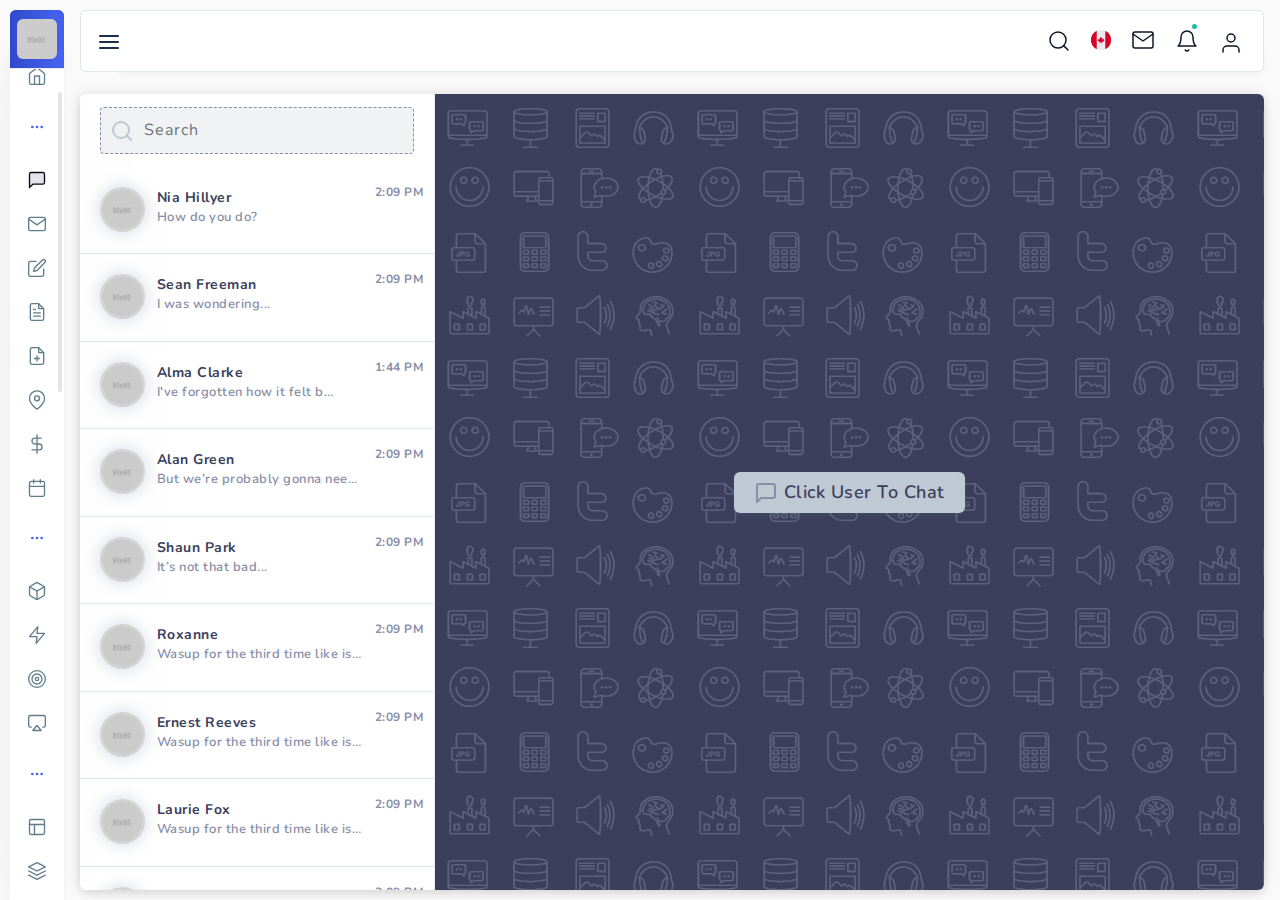
<file: collapsible-light-menu/apps_chat.html>
<!DOCTYPE html>
<html lang="en">
<head>
    <meta charset="utf-8">
    <meta http-equiv="X-UA-Compatible" content="IE=edge">
    <meta name="viewport" content="width=device-width, initial-scale=1, maximum-scale=1, shrink-to-fit=no">
    <title>Chat Application | CORK - Multipurpose Bootstrap Dashboard Template </title>
    <link rel="icon" type="image/x-icon" href="assets/img/favicon.ico"/>
    <!-- BEGIN GLOBAL MANDATORY STYLES -->
    <link href="https://fonts.googleapis.com/css?family=Nunito:400,600,700" rel="stylesheet">
    <link href="bootstrap/css/bootstrap.min.css" rel="stylesheet" type="text/css" />
    <link href="assets/css/plugins.css" rel="stylesheet" type="text/css" />
    <!-- END GLOBAL MANDATORY STYLES -->

    <!-- BEGIN PAGE LEVEL STYLES -->
    <link href="assets/css/apps/mailing-chat.css" rel="stylesheet" type="text/css" />
    <!-- END PAGE LEVEL STYLES -->
    
</head>
<body class="alt-menu sidebar-noneoverflow">
    <!--  BEGIN NAVBAR  -->
    <div class="header-container fixed-top">
        <header class="header navbar navbar-expand-sm expand-header">
            <a href="javascript:void(0);" class="sidebarCollapse" data-placement="bottom"><svg xmlns="http://www.w3.org/2000/svg" width="24" height="24" viewBox="0 0 24 24" fill="none" stroke="currentColor" stroke-width="2" stroke-linecap="round" stroke-linejoin="round" class="feather feather-menu"><line x1="3" y1="12" x2="21" y2="12"></line><line x1="3" y1="6" x2="21" y2="6"></line><line x1="3" y1="18" x2="21" y2="18"></line></svg></a>

            <ul class="navbar-item flex-row ml-auto">

                <li class="nav-item align-self-center search-animated">
                    <svg xmlns="http://www.w3.org/2000/svg" width="24" height="24" viewBox="0 0 24 24" fill="none" stroke="currentColor" stroke-width="2" stroke-linecap="round" stroke-linejoin="round" class="feather feather-search toggle-search"><circle cx="11" cy="11" r="8"></circle><line x1="21" y1="21" x2="16.65" y2="16.65"></line></svg>
                    <form class="form-inline search-full form-inline search" role="search">
                        <div class="search-bar">
                            <input type="text" class="form-control search-form-control  ml-lg-auto" placeholder="Search...">
                        </div>
                    </form>
                </li>

                <li class="nav-item dropdown language-dropdown">
                    <a href="javascript:void(0);" class="nav-link dropdown-toggle" id="language-dropdown" data-toggle="dropdown" aria-haspopup="true" aria-expanded="false">
                        <img src="assets/img/ca.png" class="flag-width" alt="flag">
                    </a>
                    <div class="dropdown-menu position-absolute" aria-labelledby="language-dropdown">
                        <a class="dropdown-item d-flex" href="javascript:void(0);"><img src="assets/img/de.png" class="flag-width" alt="flag"> <span class="align-self-center">&nbsp;German</span></a>
                        <a class="dropdown-item d-flex" href="javascript:void(0);"><img src="assets/img/jp.png" class="flag-width" alt="flag"> <span class="align-self-center">&nbsp;Japanese</span></a>
                        <a class="dropdown-item d-flex" href="javascript:void(0);"><img src="assets/img/fr.png" class="flag-width" alt="flag"> <span class="align-self-center">&nbsp;French</span></a>
                        <a class="dropdown-item d-flex" href="javascript:void(0);"><img src="assets/img/ca.png" class="flag-width" alt="flag"> <span class="align-self-center">&nbsp;English</span></a>
                    </div>
                </li>
                
                <li class="nav-item dropdown message-dropdown">
                    <a href="javascript:void(0);" class="nav-link dropdown-toggle" id="messageDropdown" data-toggle="dropdown" aria-haspopup="true" aria-expanded="false">
                        <svg xmlns="http://www.w3.org/2000/svg" width="24" height="24" viewBox="0 0 24 24" fill="none" stroke="currentColor" stroke-width="2" stroke-linecap="round" stroke-linejoin="round" class="feather feather-mail"><path d="M4 4h16c1.1 0 2 .9 2 2v12c0 1.1-.9 2-2 2H4c-1.1 0-2-.9-2-2V6c0-1.1.9-2 2-2z"></path><polyline points="22,6 12,13 2,6"></polyline></svg>
                    </a>
                    <div class="dropdown-menu position-absolute" aria-labelledby="messageDropdown">
                        <div class="">
                            <a class="dropdown-item">
                                <div class="">

                                    <div class="media">
                                        <div class="user-img">
                                            <div class="avatar avatar-xl">
                                                <span class="avatar-title rounded-circle">KY</span>
                                            </div>
                                        </div>
                                        <div class="media-body">
                                            <div class="">
                                                <h5 class="usr-name">Kara Young</h5>
                                                <p class="msg-title">ACCOUNT UPDATE</p>
                                            </div>
                                        </div>
                                    </div>

                                </div>
                            </a>
                            <a class="dropdown-item">
                                <div class="">
                                    <div class="media">
                                        <div class="user-img">
                                            <img src="assets/img/90x90.jpg" class="img-fluid mr-2" alt="avatar">
                                        </div>
                                        <div class="media-body">
                                            <div class="">
                                                <h5 class="usr-name">Daisy Anderson</h5>
                                                <p class="msg-title">ACCOUNT UPDATE</p>
                                            </div>
                                        </div>
                                    </div>                                    
                                </div>
                            </a>
                            <a class="dropdown-item">
                                <div class="">

                                    <div class="media">
                                        <div class="user-img">
                                            <div class="avatar avatar-xl">
                                                <span class="avatar-title rounded-circle">OG</span>
                                            </div>
                                        </div>
                                        <div class="media-body">
                                            <div class="">
                                                <h5 class="usr-name">Oscar Garner</h5>
                                                <p class="msg-title">ACCOUNT UPDATE</p>
                                            </div>
                                        </div>
                                    </div>
                                    
                                </div>
                            </a>
                        </div>
                    </div>
                </li>

                <li class="nav-item dropdown notification-dropdown">
                    <a href="javascript:void(0);" class="nav-link dropdown-toggle" id="notificationDropdown" data-toggle="dropdown" aria-haspopup="true" aria-expanded="false">
                        <svg xmlns="http://www.w3.org/2000/svg" width="24" height="24" viewBox="0 0 24 24" fill="none" stroke="currentColor" stroke-width="2" stroke-linecap="round" stroke-linejoin="round" class="feather feather-bell"><path d="M18 8A6 6 0 0 0 6 8c0 7-3 9-3 9h18s-3-2-3-9"></path><path d="M13.73 21a2 2 0 0 1-3.46 0"></path></svg><span class="badge badge-success"></span>
                    </a>
                    <div class="dropdown-menu position-absolute" aria-labelledby="notificationDropdown">
                        <div class="notification-scroll">

                            <div class="dropdown-item">
                                <div class="media server-log">
                                    <svg xmlns="http://www.w3.org/2000/svg" width="24" height="24" viewBox="0 0 24 24" fill="none" stroke="currentColor" stroke-width="2" stroke-linecap="round" stroke-linejoin="round" class="feather feather-server"><rect x="2" y="2" width="20" height="8" rx="2" ry="2"></rect><rect x="2" y="14" width="20" height="8" rx="2" ry="2"></rect><line x1="6" y1="6" x2="6" y2="6"></line><line x1="6" y1="18" x2="6" y2="18"></line></svg>
                                    <div class="media-body">
                                        <div class="data-info">
                                            <h6 class="">Server Rebooted</h6>
                                            <p class="">45 min ago</p>
                                        </div>

                                        <div class="icon-status">
                                            <svg xmlns="http://www.w3.org/2000/svg" width="24" height="24" viewBox="0 0 24 24" fill="none" stroke="currentColor" stroke-width="2" stroke-linecap="round" stroke-linejoin="round" class="feather feather-x"><line x1="18" y1="6" x2="6" y2="18"></line><line x1="6" y1="6" x2="18" y2="18"></line></svg>
                                        </div>
                                    </div>
                                </div>
                            </div>

                            <div class="dropdown-item">
                                <div class="media ">
                                    <svg xmlns="http://www.w3.org/2000/svg" width="24" height="24" viewBox="0 0 24 24" fill="none" stroke="currentColor" stroke-width="2" stroke-linecap="round" stroke-linejoin="round" class="feather feather-heart"><path d="M20.84 4.61a5.5 5.5 0 0 0-7.78 0L12 5.67l-1.06-1.06a5.5 5.5 0 0 0-7.78 7.78l1.06 1.06L12 21.23l7.78-7.78 1.06-1.06a5.5 5.5 0 0 0 0-7.78z"></path></svg>
                                    <div class="media-body">
                                        <div class="data-info">
                                            <h6 class="">Licence Expiring Soon</h6>
                                            <p class="">8 hrs ago</p>
                                        </div>

                                        <div class="icon-status">
                                            <svg xmlns="http://www.w3.org/2000/svg" width="24" height="24" viewBox="0 0 24 24" fill="none" stroke="currentColor" stroke-width="2" stroke-linecap="round" stroke-linejoin="round" class="feather feather-x"><line x1="18" y1="6" x2="6" y2="18"></line><line x1="6" y1="6" x2="18" y2="18"></line></svg>
                                        </div>
                                    </div>
                                </div>
                            </div>

                            <div class="dropdown-item">
                                <div class="media file-upload">
                                    <svg xmlns="http://www.w3.org/2000/svg" width="24" height="24" viewBox="0 0 24 24" fill="none" stroke="currentColor" stroke-width="2" stroke-linecap="round" stroke-linejoin="round" class="feather feather-file-text"><path d="M14 2H6a2 2 0 0 0-2 2v16a2 2 0 0 0 2 2h12a2 2 0 0 0 2-2V8z"></path><polyline points="14 2 14 8 20 8"></polyline><line x1="16" y1="13" x2="8" y2="13"></line><line x1="16" y1="17" x2="8" y2="17"></line><polyline points="10 9 9 9 8 9"></polyline></svg>
                                    <div class="media-body">
                                        <div class="data-info">
                                            <h6 class="">Kelly Portfolio.pdf</h6>
                                            <p class="">670 kb</p>
                                        </div>

                                        <div class="icon-status">
                                            <svg xmlns="http://www.w3.org/2000/svg" width="24" height="24" viewBox="0 0 24 24" fill="none" stroke="currentColor" stroke-width="2" stroke-linecap="round" stroke-linejoin="round" class="feather feather-check"><polyline points="20 6 9 17 4 12"></polyline></svg>
                                        </div>
                                    </div>
                                </div>
                            </div>
                        </div>
                    </div>
                </li>

                <li class="nav-item dropdown user-profile-dropdown  order-lg-0 order-1">
                    <a href="javascript:void(0);" class="nav-link dropdown-toggle user" id="userProfileDropdown" data-toggle="dropdown" aria-haspopup="true" aria-expanded="false">
                        <svg xmlns="http://www.w3.org/2000/svg" width="24" height="24" viewBox="0 0 24 24" fill="none" stroke="currentColor" stroke-width="2" stroke-linecap="round" stroke-linejoin="round" class="feather feather-user"><path d="M20 21v-2a4 4 0 0 0-4-4H8a4 4 0 0 0-4 4v2"></path><circle cx="12" cy="7" r="4"></circle></svg>
                    </a>
                    <div class="dropdown-menu position-absolute" aria-labelledby="userProfileDropdown">
                        <div class="user-profile-section">
                            <div class="media mx-auto">
                                <img src="assets/img/90x90.jpg" class="img-fluid mr-2" alt="avatar">
                                <div class="media-body">
                                    <h5>Shaun Park</h5>
                                    <p>Project Leader</p>
                                </div>
                            </div>
                        </div>
                        <div class="dropdown-item">
                            <a href="user_profile.html">
                                <svg xmlns="http://www.w3.org/2000/svg" width="24" height="24" viewBox="0 0 24 24" fill="none" stroke="currentColor" stroke-width="2" stroke-linecap="round" stroke-linejoin="round" class="feather feather-user"><path d="M20 21v-2a4 4 0 0 0-4-4H8a4 4 0 0 0-4 4v2"></path><circle cx="12" cy="7" r="4"></circle></svg> <span>Profile</span>
                            </a>
                        </div>
                        <div class="dropdown-item">
                            <a href="apps_mailbox.html">
                                <svg xmlns="http://www.w3.org/2000/svg" width="24" height="24" viewBox="0 0 24 24" fill="none" stroke="currentColor" stroke-width="2" stroke-linecap="round" stroke-linejoin="round" class="feather feather-inbox"><polyline points="22 12 16 12 14 15 10 15 8 12 2 12"></polyline><path d="M5.45 5.11L2 12v6a2 2 0 0 0 2 2h16a2 2 0 0 0 2-2v-6l-3.45-6.89A2 2 0 0 0 16.76 4H7.24a2 2 0 0 0-1.79 1.11z"></path></svg> <span>Inbox</span>
                            </a>
                        </div>
                        <div class="dropdown-item">
                            <a href="auth_lockscreen.html">
                                <svg xmlns="http://www.w3.org/2000/svg" width="24" height="24" viewBox="0 0 24 24" fill="none" stroke="currentColor" stroke-width="2" stroke-linecap="round" stroke-linejoin="round" class="feather feather-lock"><rect x="3" y="11" width="18" height="11" rx="2" ry="2"></rect><path d="M7 11V7a5 5 0 0 1 10 0v4"></path></svg> <span>Lock Screen</span>
                            </a>
                        </div>
                        <div class="dropdown-item">
                            <a href="auth_login.html">
                                <svg xmlns="http://www.w3.org/2000/svg" width="24" height="24" viewBox="0 0 24 24" fill="none" stroke="currentColor" stroke-width="2" stroke-linecap="round" stroke-linejoin="round" class="feather feather-log-out"><path d="M9 21H5a2 2 0 0 1-2-2V5a2 2 0 0 1 2-2h4"></path><polyline points="16 17 21 12 16 7"></polyline><line x1="21" y1="12" x2="9" y2="12"></line></svg> <span>Log Out</span>
                            </a>
                        </div>
                    </div>
                </li>
            </ul>
        </header>
    </div>
    <!--  END NAVBAR  -->

    <!--  BEGIN MAIN CONTAINER  -->
    <div class="main-container sidebar-closed sbar-open" id="container">

        <div class="overlay"></div>
        <div class="cs-overlay"></div>
        <div class="search-overlay"></div>

        <!--  BEGIN SIDEBAR  -->
        <div class="sidebar-wrapper sidebar-theme">
            
            <nav id="sidebar">

                <ul class="navbar-nav theme-brand flex-row  text-center">
                    <li class="nav-item theme-logo">
                        <a href="index.html">
                            <img src="assets/img/90x90.jpg" class="navbar-logo" alt="logo">
                        </a>
                    </li>
                    <li class="nav-item theme-text">
                        <a href="index.html" class="nav-link"> CORK </a>
                    </li>
                </ul>

                <ul class="list-unstyled menu-categories" id="accordionExample">
                    <li class="menu">
                        <a href="#dashboard" data-toggle="collapse" aria-expanded="false" class="dropdown-toggle">
                            <div class="">
                                <svg xmlns="http://www.w3.org/2000/svg" width="24" height="24" viewBox="0 0 24 24" fill="none" stroke="currentColor" stroke-width="2" stroke-linecap="round" stroke-linejoin="round" class="feather feather-home"><path d="M3 9l9-7 9 7v11a2 2 0 0 1-2 2H5a2 2 0 0 1-2-2z"></path><polyline points="9 22 9 12 15 12 15 22"></polyline></svg>
                                <span>Dashboard</span>
                            </div>
                            <div>
                                <svg xmlns="http://www.w3.org/2000/svg" width="24" height="24" viewBox="0 0 24 24" fill="none" stroke="currentColor" stroke-width="2" stroke-linecap="round" stroke-linejoin="round" class="feather feather-chevron-right"><polyline points="9 18 15 12 9 6"></polyline></svg>
                            </div>
                        </a>
                        <ul class="collapse submenu list-unstyled" id="dashboard" data-parent="#accordionExample">
                            <li>
                                <a href="index.html"> Analytics </a>
                            </li>
                            <li>
                                <a href="index2.html"> Sales </a>
                            </li>
                        </ul>
                    </li>

                    <li class="menu menu-heading">
                        <div class="heading"><svg xmlns="http://www.w3.org/2000/svg" width="24" height="24" viewBox="0 0 24 24" fill="none" stroke="currentColor" stroke-width="2" stroke-linecap="round" stroke-linejoin="round" class="feather feather-more-horizontal"><circle cx="12" cy="12" r="1"></circle><circle cx="19" cy="12" r="1"></circle><circle cx="5" cy="12" r="1"></circle></svg><span>APPLICATIONS</span></div>
                    </li>

                    <li class="menu active">
                        <a href="apps_chat.html" aria-expanded="true" class="dropdown-toggle">
                            <div class="">
                                <svg xmlns="http://www.w3.org/2000/svg" width="24" height="24" viewBox="0 0 24 24" fill="none" stroke="currentColor" stroke-width="2" stroke-linecap="round" stroke-linejoin="round" class="feather feather-message-square"><path d="M21 15a2 2 0 0 1-2 2H7l-4 4V5a2 2 0 0 1 2-2h14a2 2 0 0 1 2 2z"></path></svg>
                                <span>Chat</span>
                            </div>
                        </a>
                    </li>

                    <li class="menu">
                        <a href="apps_mailbox.html" aria-expanded="false" class="dropdown-toggle">
                            <div class="">
                                <svg xmlns="http://www.w3.org/2000/svg" width="24" height="24" viewBox="0 0 24 24" fill="none" stroke="currentColor" stroke-width="2" stroke-linecap="round" stroke-linejoin="round" class="feather feather-mail"><path d="M4 4h16c1.1 0 2 .9 2 2v12c0 1.1-.9 2-2 2H4c-1.1 0-2-.9-2-2V6c0-1.1.9-2 2-2z"></path><polyline points="22,6 12,13 2,6"></polyline></svg>
                                <span>Mailbox</span>
                            </div>
                        </a>
                    </li>

                    <li class="menu">
                        <a href="apps_todoList.html" aria-expanded="false" class="dropdown-toggle">
                            <div class="">
                                <svg xmlns="http://www.w3.org/2000/svg" width="24" height="24" viewBox="0 0 24 24" fill="none" stroke="currentColor" stroke-width="2" stroke-linecap="round" stroke-linejoin="round" class="feather feather-edit"><path d="M11 4H4a2 2 0 0 0-2 2v14a2 2 0 0 0 2 2h14a2 2 0 0 0 2-2v-7"></path><path d="M18.5 2.5a2.121 2.121 0 0 1 3 3L12 15l-4 1 1-4 9.5-9.5z"></path></svg>
                                <span>Todo List</span>
                            </div>
                        </a>
                    </li>

                    <li class="menu">
                        <a href="apps_notes.html" aria-expanded="false" class="dropdown-toggle">
                            <div class="">
                                <svg xmlns="http://www.w3.org/2000/svg" width="24" height="24" viewBox="0 0 24 24" fill="none" stroke="currentColor" stroke-width="2" stroke-linecap="round" stroke-linejoin="round" class="feather feather-file-text"><path d="M14 2H6a2 2 0 0 0-2 2v16a2 2 0 0 0 2 2h12a2 2 0 0 0 2-2V8z"></path><polyline points="14 2 14 8 20 8"></polyline><line x1="16" y1="13" x2="8" y2="13"></line><line x1="16" y1="17" x2="8" y2="17"></line><polyline points="10 9 9 9 8 9"></polyline></svg>
                                <span>Notes</span>
                            </div>
                        </a>
                    </li>

                    <li class="menu">
                        <a href="apps_scrumboard.html" aria-expanded="false" class="dropdown-toggle">
                            <div class="">
                                <svg xmlns="http://www.w3.org/2000/svg" width="24" height="24" viewBox="0 0 24 24" fill="none" stroke="currentColor" stroke-width="2" stroke-linecap="round" stroke-linejoin="round" class="feather feather-file-plus"><path d="M14 2H6a2 2 0 0 0-2 2v16a2 2 0 0 0 2 2h12a2 2 0 0 0 2-2V8z"></path><polyline points="14 2 14 8 20 8"></polyline><line x1="12" y1="18" x2="12" y2="12"></line><line x1="9" y1="15" x2="15" y2="15"></line></svg>
                                <span>Scrumboard</span>
                            </div>
                        </a>
                    </li>

                    <li class="menu">
                        <a href="apps_contacts.html" aria-expanded="false" class="dropdown-toggle">
                            <div class="">
                                <svg xmlns="http://www.w3.org/2000/svg" width="24" height="24" viewBox="0 0 24 24" fill="none" stroke="currentColor" stroke-width="2" stroke-linecap="round" stroke-linejoin="round" class="feather feather-map-pin"><path d="M21 10c0 7-9 13-9 13s-9-6-9-13a9 9 0 0 1 18 0z"></path><circle cx="12" cy="10" r="3"></circle></svg>
                                <span>Contacts</span>
                            </div>
                        </a>
                    </li>

                    <li class="menu">
                        <a href="#invoice" data-toggle="collapse" aria-expanded="false" class="dropdown-toggle">
                            <div class="">
                                <svg xmlns="http://www.w3.org/2000/svg" width="24" height="24" viewBox="0 0 24 24" fill="none" stroke="currentColor" stroke-width="2" stroke-linecap="round" stroke-linejoin="round" class="feather feather-dollar-sign"><line x1="12" y1="1" x2="12" y2="23"></line><path d="M17 5H9.5a3.5 3.5 0 0 0 0 7h5a3.5 3.5 0 0 1 0 7H6"></path></svg>
                                <span>Invoice</span>
                            </div>
                            <div>
                                <svg xmlns="http://www.w3.org/2000/svg" width="24" height="24" viewBox="0 0 24 24" fill="none" stroke="currentColor" stroke-width="2" stroke-linecap="round" stroke-linejoin="round" class="feather feather-chevron-right"><polyline points="9 18 15 12 9 6"></polyline></svg>
                            </div>
                        </a>
                        <ul class="collapse submenu list-unstyled" id="invoice" data-parent="#accordionExample">
                            <li>
                                <a href="apps_invoice-list.html"> List </a>
                            </li>
                            <li>
                                <a href="apps_invoice-preview.html"> Preview </a>
                            </li>
                            <li>
                                <a href="apps_invoice-add.html"> Add </a>
                            </li>
                            <li>
                                <a href="apps_invoice-edit.html"> Edit </a>
                            </li>                            
                        </ul>
                    </li>

                    <li class="menu">
                        <a href="apps_calendar.html" aria-expanded="false" class="dropdown-toggle">
                            <div class="">
                                <svg xmlns="http://www.w3.org/2000/svg" width="24" height="24" viewBox="0 0 24 24" fill="none" stroke="currentColor" stroke-width="2" stroke-linecap="round" stroke-linejoin="round" class="feather feather-calendar"><rect x="3" y="4" width="18" height="18" rx="2" ry="2"></rect><line x1="16" y1="2" x2="16" y2="6"></line><line x1="8" y1="2" x2="8" y2="6"></line><line x1="3" y1="10" x2="21" y2="10"></line></svg>
                                <span>Calendar</span>
                            </div>
                        </a>
                    </li>

                    <li class="menu menu-heading">
                        <div class="heading"><svg xmlns="http://www.w3.org/2000/svg" width="24" height="24" viewBox="0 0 24 24" fill="none" stroke="currentColor" stroke-width="2" stroke-linecap="round" stroke-linejoin="round" class="feather feather-more-horizontal"><circle cx="12" cy="12" r="1"></circle><circle cx="19" cy="12" r="1"></circle><circle cx="5" cy="12" r="1"></circle></svg><span>USER INTERFACE</span></div>
                    </li>

                    <li class="menu">
                        <a href="#components" data-toggle="collapse" aria-expanded="false" class="dropdown-toggle">
                            <div class="">
                                <svg xmlns="http://www.w3.org/2000/svg" width="24" height="24" viewBox="0 0 24 24" fill="none" stroke="currentColor" stroke-width="2" stroke-linecap="round" stroke-linejoin="round" class="feather feather-box"><path d="M21 16V8a2 2 0 0 0-1-1.73l-7-4a2 2 0 0 0-2 0l-7 4A2 2 0 0 0 3 8v8a2 2 0 0 0 1 1.73l7 4a2 2 0 0 0 2 0l7-4A2 2 0 0 0 21 16z"></path><polyline points="3.27 6.96 12 12.01 20.73 6.96"></polyline><line x1="12" y1="22.08" x2="12" y2="12"></line></svg>
                                <span>Components</span>
                            </div>
                            <div>
                                <svg xmlns="http://www.w3.org/2000/svg" width="24" height="24" viewBox="0 0 24 24" fill="none" stroke="currentColor" stroke-width="2" stroke-linecap="round" stroke-linejoin="round" class="feather feather-chevron-right"><polyline points="9 18 15 12 9 6"></polyline></svg>
                            </div>
                        </a>
                        <ul class="collapse submenu list-unstyled" id="components" data-parent="#accordionExample">
                            <li>
                                <a href="component_tabs.html"> Tabs </a>
                            </li>
                            <li>
                                <a href="component_accordion.html"> Accordions  </a>
                            </li>
                            <li>
                                <a href="component_modal.html"> Modals </a>
                            </li>                            
                            <li>
                                <a href="component_cards.html"> Cards </a>
                            </li>
                            <li>
                                <a href="component_bootstrap_carousel.html">Carousel</a>
                            </li>
                            <li>
                                <a href="component_blockui.html"> Block UI </a>
                            </li>
                            <li>
                                <a href="component_countdown.html"> Countdown </a>
                            </li>
                            <li>
                                <a href="component_counter.html"> Counter </a>
                            </li>
                            <li>
                                <a href="component_sweetalert.html"> Sweet Alerts </a>
                            </li>
                            <li>
                                <a href="component_timeline.html"> Timeline </a>
                            </li>
                            <li>
                                <a href="component_snackbar.html"> Notifications </a>
                            </li>
                            <li>
                                <a href="component_session_timeout.html"> Session Timeout </a>
                            </li>
                            <li>
                                <a href="component_media_object.html"> Media Object </a>
                            </li>
                            <li>
                                <a href="component_list_group.html"> List Group </a>
                            </li>
                            <li>
                                <a href="component_pricing_table.html"> Pricing Tables </a>
                            </li>
                            <li>
                                <a href="component_lightbox.html"> Lightbox </a>
                            </li>
                        </ul>
                    </li>

                    <li class="menu">
                        <a href="#elements" data-toggle="collapse" aria-expanded="false" class="dropdown-toggle">
                            <div class="">
                                <svg xmlns="http://www.w3.org/2000/svg" width="24" height="24" viewBox="0 0 24 24" fill="none" stroke="currentColor" stroke-width="2" stroke-linecap="round" stroke-linejoin="round" class="feather feather-zap"><polygon points="13 2 3 14 12 14 11 22 21 10 12 10 13 2"></polygon></svg>
                                <span>Elements</span>
                            </div>
                            <div>
                                <svg xmlns="http://www.w3.org/2000/svg" width="24" height="24" viewBox="0 0 24 24" fill="none" stroke="currentColor" stroke-width="2" stroke-linecap="round" stroke-linejoin="round" class="feather feather-chevron-right"><polyline points="9 18 15 12 9 6"></polyline></svg>
                            </div>
                        </a>
                        <ul class="collapse submenu list-unstyled" id="elements" data-parent="#accordionExample">
                            <li>
                                <a href="element_alerts.html"> Alerts </a>
                            </li>
                            <li>
                                <a href="element_avatar.html"> Avatar </a>
                            </li>
                            <li>
                                <a href="element_badges.html"> Badges </a>
                            </li>
                            <li>
                                <a href="element_breadcrumbs.html"> Breadcrumbs </a>
                            </li>                            
                            <li>
                                <a href="element_buttons.html"> Buttons </a>
                            </li>
                            <li>
                                <a href="element_buttons_group.html"> Button Groups </a>
                            </li>
                            <li>
                                <a href="element_color_library.html"> Color Library </a>
                            </li>
                            <li>
                                <a href="element_dropdown.html"> Dropdown </a>
                            </li>
                            <li>
                                <a href="element_infobox.html"> Infobox </a>
                            </li>
                            <li>
                                <a href="element_jumbotron.html"> Jumbotron </a>
                            </li>
                            <li>
                                <a href="element_loader.html"> Loader </a>
                            </li>
                            <li>
                                <a href="element_pagination.html"> Pagination </a>
                            </li>
                            <li>
                                <a href="element_popovers.html"> Popovers </a>
                            </li>
                            <li>
                                <a href="element_progress_bar.html"> Progress Bar </a>
                            </li>
                            <li>
                                <a href="element_search.html"> Search </a>
                            </li>
                            <li>
                                <a href="element_tooltips.html"> Tooltips </a>
                            </li>
                            <li>
                                <a href="element_treeview.html"> Treeview </a>
                            </li>
                            <li>
                                <a href="element_typography.html"> Typography </a>
                            </li>
                        </ul>
                    </li>

                    <li class="menu">
                        <a href="fonticons.html" aria-expanded="false" class="dropdown-toggle">
                            <div class="">
                                <svg xmlns="http://www.w3.org/2000/svg" width="24" height="24" viewBox="0 0 24 24" fill="none" stroke="currentColor" stroke-width="2" stroke-linecap="round" stroke-linejoin="round" class="feather feather-target"><circle cx="12" cy="12" r="10"></circle><circle cx="12" cy="12" r="6"></circle><circle cx="12" cy="12" r="2"></circle></svg>
                                <span>Font Icons</span>
                            </div>
                        </a>
                    </li>

                    <li class="menu">
                        <a href="widgets.html" aria-expanded="false" class="dropdown-toggle">
                            <div class="">
                                <svg xmlns="http://www.w3.org/2000/svg" width="24" height="24" viewBox="0 0 24 24" fill="none" stroke="currentColor" stroke-width="2" stroke-linecap="round" stroke-linejoin="round" class="feather feather-airplay"><path d="M5 17H4a2 2 0 0 1-2-2V5a2 2 0 0 1 2-2h16a2 2 0 0 1 2 2v10a2 2 0 0 1-2 2h-1"></path><polygon points="12 15 17 21 7 21 12 15"></polygon></svg>
                                <span>Widgets</span>
                            </div>
                        </a>
                    </li>

                    <li class="menu menu-heading">
                        <div class="heading"><svg xmlns="http://www.w3.org/2000/svg" width="24" height="24" viewBox="0 0 24 24" fill="none" stroke="currentColor" stroke-width="2" stroke-linecap="round" stroke-linejoin="round" class="feather feather-more-horizontal"><circle cx="12" cy="12" r="1"></circle><circle cx="19" cy="12" r="1"></circle><circle cx="5" cy="12" r="1"></circle></svg><span>TABLES AND FORMS</span></div>
                    </li>

                    <li class="menu">
                        <a href="table_basic.html" aria-expanded="false" class="dropdown-toggle">
                            <div class="">
                                <svg xmlns="http://www.w3.org/2000/svg" width="24" height="24" viewBox="0 0 24 24" fill="none" stroke="currentColor" stroke-width="2" stroke-linecap="round" stroke-linejoin="round" class="feather feather-layout"><rect x="3" y="3" width="18" height="18" rx="2" ry="2"></rect><line x1="3" y1="9" x2="21" y2="9"></line><line x1="9" y1="21" x2="9" y2="9"></line></svg>
                                <span>Tables</span>
                            </div>
                        </a>
                    </li>

                    <li class="menu">
                        <a href="#datatables" data-toggle="collapse" aria-expanded="false" class="dropdown-toggle">
                            <div class="">
                                <svg xmlns="http://www.w3.org/2000/svg" width="24" height="24" viewBox="0 0 24 24" fill="none" stroke="currentColor" stroke-width="2" stroke-linecap="round" stroke-linejoin="round" class="feather feather-layers"><polygon points="12 2 2 7 12 12 22 7 12 2"></polygon><polyline points="2 17 12 22 22 17"></polyline><polyline points="2 12 12 17 22 12"></polyline></svg>
                                <span>DataTables</span>
                            </div>
                            <div>
                                <svg xmlns="http://www.w3.org/2000/svg" width="24" height="24" viewBox="0 0 24 24" fill="none" stroke="currentColor" stroke-width="2" stroke-linecap="round" stroke-linejoin="round" class="feather feather-chevron-right"><polyline points="9 18 15 12 9 6"></polyline></svg>
                            </div>
                        </a>
                        <ul class="collapse submenu list-unstyled" id="datatables" data-parent="#accordionExample">
                            <li>
                                <a href="table_dt_basic.html"> Basic </a>
                            </li>
                            <li>
                                <a href="table_dt_striped_table.html"> Striped Table </a>
                            </li>
                            <li>
                                <a href="table_dt_ordering_sorting.html"> Order Sorting </a>
                            </li>
                            <li>
                                <a href="table_dt_multi-column_ordering.html"> Multi-Column </a>
                            </li>
                            <li>
                                <a href="table_dt_multiple_tables.html"> Multiple Tables</a>
                            </li>
                            <li>
                                <a href="table_dt_alternative_pagination.html"> Alt. Pagination</a>
                            </li>
                            <li>
                                <a href="table_dt_custom.html"> Custom </a>
                            </li>
                            <li>
                                <a href="table_dt_range_search.html"> Range Search </a>
                            </li>
                            <li>
                                <a href="table_dt_html5.html"> HTML5 Export </a>
                            </li>
                            <li>
                                <a href="table_dt_live_dom_ordering.html"> Live DOM ordering </a>
                            </li>
                            <li>
                                <a href="table_dt_miscellaneous.html"> Miscellaneous </a>
                            </li>
                        </ul>
                    </li>

                    <li class="menu">
                        <a href="#forms" data-toggle="collapse" aria-expanded="false" class="dropdown-toggle">
                            <div class="">
                                <svg xmlns="http://www.w3.org/2000/svg" width="24" height="24" viewBox="0 0 24 24" fill="none" stroke="currentColor" stroke-width="2" stroke-linecap="round" stroke-linejoin="round" class="feather feather-clipboard"><path d="M16 4h2a2 2 0 0 1 2 2v14a2 2 0 0 1-2 2H6a2 2 0 0 1-2-2V6a2 2 0 0 1 2-2h2"></path><rect x="8" y="2" width="8" height="4" rx="1" ry="1"></rect></svg>
                                <span>Forms</span>
                            </div>
                            <div>
                                <svg xmlns="http://www.w3.org/2000/svg" width="24" height="24" viewBox="0 0 24 24" fill="none" stroke="currentColor" stroke-width="2" stroke-linecap="round" stroke-linejoin="round" class="feather feather-chevron-right"><polyline points="9 18 15 12 9 6"></polyline></svg>
                            </div>
                        </a>
                        <ul class="collapse submenu list-unstyled" id="forms" data-parent="#accordionExample">
                            <li>
                                <a href="form_bootstrap_basic.html"> Basic </a>
                            </li>
                            <li>
                                <a href="form_input_group_basic.html"> Input Group </a>
                            </li>
                            <li>
                                <a href="form_layouts.html"> Layouts </a>
                            </li>
                            <li>
                                <a href="form_validation.html"> Validation </a>
                            </li>
                            <li>
                                <a href="form_input_mask.html"> Input Mask </a>
                            </li>
                            <li>
                                <a href="form_bootstrap_select.html"> Bootstrap Select </a>
                            </li>
                            <li>
                                <a href="form_select2.html"> Select2 </a>
                            </li>
                            <li>
                                <a href="form_bootstrap_touchspin.html"> TouchSpin </a>
                            </li>
                            <li>
                                <a href="form_maxlength.html"> Maxlength </a>
                            </li>                          
                            <li>
                                <a href="form_checkbox_radio.html"> Checkbox &amp; Radio </a>
                            </li>                            
                            <li>
                                <a href="form_switches.html"> Switches </a>
                            </li>
                            <li>
                                <a href="form_wizard.html"> Wizards </a>
                            </li>
                            <li>
                                <a href="form_fileupload.html"> File Upload </a>
                            </li>
                            <li>
                                <a href="form_quill.html"> Quill Editor </a>
                            </li>
                            <li>
                                <a href="form_markdown.html"> Markdown Editor </a>
                            </li>
                            <li>
                                <a href="form_date_range_picker.html"> Date &amp; Range Picker </a>
                            </li>
                            <li>
                                <a href="form_clipboard.html"> Clipboard </a>
                            </li>
                            <li>
                                <a href="form_typeahead.html"> Typeahead </a>
                            </li>
                        </ul>
                    </li>
                    
                    <li class="menu menu-heading">
                        <div class="heading"><svg xmlns="http://www.w3.org/2000/svg" width="24" height="24" viewBox="0 0 24 24" fill="none" stroke="currentColor" stroke-width="2" stroke-linecap="round" stroke-linejoin="round" class="feather feather-more-horizontal"><circle cx="12" cy="12" r="1"></circle><circle cx="19" cy="12" r="1"></circle><circle cx="5" cy="12" r="1"></circle></svg><span>USER AND PAGES</span></div>
                    </li>                    

                    <li class="menu">
                        <a href="#users" data-toggle="collapse" aria-expanded="false" class="dropdown-toggle">
                            <div class="">
                                <svg xmlns="http://www.w3.org/2000/svg" width="24" height="24" viewBox="0 0 24 24" fill="none" stroke="currentColor" stroke-width="2" stroke-linecap="round" stroke-linejoin="round" class="feather feather-users"><path d="M17 21v-2a4 4 0 0 0-4-4H5a4 4 0 0 0-4 4v2"></path><circle cx="9" cy="7" r="4"></circle><path d="M23 21v-2a4 4 0 0 0-3-3.87"></path><path d="M16 3.13a4 4 0 0 1 0 7.75"></path></svg>
                                <span>Users</span>
                            </div>
                            <div>
                                <svg xmlns="http://www.w3.org/2000/svg" width="24" height="24" viewBox="0 0 24 24" fill="none" stroke="currentColor" stroke-width="2" stroke-linecap="round" stroke-linejoin="round" class="feather feather-chevron-right"><polyline points="9 18 15 12 9 6"></polyline></svg>
                            </div>
                        </a>
                        <ul class="collapse submenu list-unstyled" id="users" data-parent="#accordionExample">
                            <li>
                                <a href="user_profile.html"> Profile </a>
                            </li>
                            <li>
                                <a href="user_account_setting.html"> Account Settings </a>
                            </li>
                        </ul>
                    </li>

                    <li class="menu">
                        <a href="#pages" data-toggle="collapse" aria-expanded="false" class="dropdown-toggle">
                            <div class="">
                                <svg xmlns="http://www.w3.org/2000/svg" width="24" height="24" viewBox="0 0 24 24" fill="none" stroke="currentColor" stroke-width="2" stroke-linecap="round" stroke-linejoin="round" class="feather feather-file"><path d="M13 2H6a2 2 0 0 0-2 2v16a2 2 0 0 0 2 2h12a2 2 0 0 0 2-2V9z"></path><polyline points="13 2 13 9 20 9"></polyline></svg>
                                <span>Pages</span>
                            </div>
                            <div>
                                <svg xmlns="http://www.w3.org/2000/svg" width="24" height="24" viewBox="0 0 24 24" fill="none" stroke="currentColor" stroke-width="2" stroke-linecap="round" stroke-linejoin="round" class="feather feather-chevron-right"><polyline points="9 18 15 12 9 6"></polyline></svg>
                            </div>
                        </a>
                        <ul class="collapse submenu list-unstyled" id="pages" data-parent="#accordionExample">
                            <li>
                                <a href="pages_helpdesk.html"> Helpdesk </a>
                            </li>
                            <li>
                                <a href="pages_contact_us.html"> Contact Form </a>
                            </li>
                            <li>
                                <a href="pages_faq.html"> FAQ </a>
                            </li>
                            <li>
                                <a href="pages_faq2.html"> FAQ 2 </a>
                            </li>
                            <li>
                                <a href="pages_privacy.html"> Privacy Policy </a>
                            </li>
                            <li>
                                <a href="pages_coming_soon.html" target="_blank"> Coming Soon </a>
                            </li>
                            <li>
                                <a href="#pages-error" data-toggle="collapse" aria-expanded="false" class="dropdown-toggle"> Error <svg xmlns="http://www.w3.org/2000/svg" width="24" height="24" viewBox="0 0 24 24" fill="none" stroke="currentColor" stroke-width="2" stroke-linecap="round" stroke-linejoin="round" class="feather feather-chevron-right"><polyline points="9 18 15 12 9 6"></polyline></svg> </a>
                                <ul class="collapse list-unstyled sub-submenu" id="pages-error" data-parent="#pages"> 
                                    <li>
                                        <a href="pages_error404.html" target="_blank"> 404 </a>
                                    </li>
                                    <li>
                                        <a href="pages_error500.html" target="_blank"> 500 </a>
                                    </li>
                                    <li>
                                        <a href="pages_error503.html" target="_blank"> 503 </a>
                                    </li>
                                    <li>
                                        <a href="pages_maintenence.html" target="_blank"> Maintanence </a>
                                    </li>
                                </ul>
                            </li>
                        </ul>
                    </li>

                    <li class="menu menu-heading">
                        <div class="heading"><svg xmlns="http://www.w3.org/2000/svg" width="24" height="24" viewBox="0 0 24 24" fill="none" stroke="currentColor" stroke-width="2" stroke-linecap="round" stroke-linejoin="round" class="feather feather-more-horizontal"><circle cx="12" cy="12" r="1"></circle><circle cx="19" cy="12" r="1"></circle><circle cx="5" cy="12" r="1"></circle></svg><span>EXTRA ELEMENTS</span></div>
                    </li>

                    <li class="menu">
                        <a href="#authentication" data-toggle="collapse" aria-expanded="false" class="dropdown-toggle">
                            <div class="">
                                <svg xmlns="http://www.w3.org/2000/svg" width="24" height="24" viewBox="0 0 24 24" fill="none" stroke="currentColor" stroke-width="2" stroke-linecap="round" stroke-linejoin="round" class="feather feather-lock"><rect x="3" y="11" width="18" height="11" rx="2" ry="2"></rect><path d="M7 11V7a5 5 0 0 1 10 0v4"></path></svg>
                                <span>Authentication</span>
                            </div>
                            <div>
                                <svg xmlns="http://www.w3.org/2000/svg" width="24" height="24" viewBox="0 0 24 24" fill="none" stroke="currentColor" stroke-width="2" stroke-linecap="round" stroke-linejoin="round" class="feather feather-chevron-right"><polyline points="9 18 15 12 9 6"></polyline></svg>
                            </div>
                        </a>
                        <ul class="collapse submenu list-unstyled" id="authentication" data-parent="#accordionExample">
                            <li>
                                <a href="auth_login_boxed.html" target="_blank"> Login Boxed </a>
                            </li>
                            <li>
                                <a href="auth_register_boxed.html" target="_blank"> Register Boxed </a>
                            </li>
                            <li>
                                <a href="auth_lockscreen_boxed.html" target="_blank"> Unlock Boxed </a>
                            </li>
                            <li>
                                <a href="auth_pass_recovery_boxed.html" target="_blank"> Recover ID Boxed </a>
                            </li>
                            <li>
                                <a href="auth_login.html" target="_blank"> Login Cover </a>
                            </li>
                            <li>
                                <a href="auth_register.html" target="_blank"> Register Cover </a>
                            </li>
                            <li>
                                <a href="auth_lockscreen.html" target="_blank"> Unlock Cover </a>
                            </li>
                            <li>
                                <a href="auth_pass_recovery.html" target="_blank"> Recover ID Cover </a>
                            </li>
                        </ul>
                    </li>

                    <li class="menu">
                        <a href="dragndrop_dragula.html" aria-expanded="false" class="dropdown-toggle">
                            <div class="">
                                <svg xmlns="http://www.w3.org/2000/svg" width="24" height="24" viewBox="0 0 24 24" fill="none" stroke="currentColor" stroke-width="2" stroke-linecap="round" stroke-linejoin="round" class="feather feather-move"><polyline points="5 9 2 12 5 15"></polyline><polyline points="9 5 12 2 15 5"></polyline><polyline points="15 19 12 22 9 19"></polyline><polyline points="19 9 22 12 19 15"></polyline><line x1="2" y1="12" x2="22" y2="12"></line><line x1="12" y1="2" x2="12" y2="22"></line></svg>
                                <span>Drag and Drop</span>
                            </div>
                        </a>
                    </li>

                    <li class="menu">
                        <a href="map_jvector.html" aria-expanded="false" class="dropdown-toggle">
                            <div class="">
                                <svg xmlns="http://www.w3.org/2000/svg" width="24" height="24" viewBox="0 0 24 24" fill="none" stroke="currentColor" stroke-width="2" stroke-linecap="round" stroke-linejoin="round" class="feather feather-map"><polygon points="1 6 1 22 8 18 16 22 23 18 23 2 16 6 8 2 1 6"></polygon><line x1="8" y1="2" x2="8" y2="18"></line><line x1="16" y1="6" x2="16" y2="22"></line></svg>
                                <span>Maps</span>
                            </div>
                        </a>
                    </li>

                    <li class="menu">
                        <a href="charts_apex.html" aria-expanded="false" class="dropdown-toggle">
                            <div class="">
                                <svg xmlns="http://www.w3.org/2000/svg" width="24" height="24" viewBox="0 0 24 24" fill="none" stroke="currentColor" stroke-width="2" stroke-linecap="round" stroke-linejoin="round" class="feather feather-pie-chart"><path d="M21.21 15.89A10 10 0 1 1 8 2.83"></path><path d="M22 12A10 10 0 0 0 12 2v10z"></path></svg>
                                <span>Charts</span>
                            </div>
                        </a>
                    </li>

                    <li class="menu">
                        <a href="#starter-kit" data-toggle="collapse" aria-expanded="false" class="dropdown-toggle">
                            <div class="">
                                <svg xmlns="http://www.w3.org/2000/svg" width="24" height="24" viewBox="0 0 24 24" fill="none" stroke="currentColor" stroke-width="2" stroke-linecap="round" stroke-linejoin="round" class="feather feather-terminal"><polyline points="4 17 10 11 4 5"></polyline><line x1="12" y1="19" x2="20" y2="19"></line></svg>
                                <span>Starter Kit</span>
                            </div>
                            <div>
                                <svg xmlns="http://www.w3.org/2000/svg" width="24" height="24" viewBox="0 0 24 24" fill="none" stroke="currentColor" stroke-width="2" stroke-linecap="round" stroke-linejoin="round" class="feather feather-chevron-right"><polyline points="9 18 15 12 9 6"></polyline></svg>
                            </div>
                        </a>
                        <ul class="collapse submenu list-unstyled" id="starter-kit" data-parent="#accordionExample">
                            <li>
                                <a href="starter_kit_blank_page.html"> Blank Page </a>
                            </li>
                            <li>
                                <a href="starter_kit_breadcrumb.html"> Breadcrumb </a>
                            </li>
                            <li>
                                <a href="starter_kit_boxed.html"> Boxed </a>
                            </li>
                            <li>
                                <a href="starter_kit_alt_menu.html"> Alternate Menu </a>
                            </li>
                        </ul>
                    </li>

                    <li class="menu">
                        <a target="_blank" href="../../documentation/index.html" aria-expanded="false" class="dropdown-toggle">
                            <div class="">
                                <svg xmlns="http://www.w3.org/2000/svg" width="24" height="24" viewBox="0 0 24 24" fill="none" stroke="currentColor" stroke-width="2" stroke-linecap="round" stroke-linejoin="round" class="feather feather-book"><path d="M4 19.5A2.5 2.5 0 0 1 6.5 17H20"></path><path d="M6.5 2H20v20H6.5A2.5 2.5 0 0 1 4 19.5v-15A2.5 2.5 0 0 1 6.5 2z"></path></svg>
                                <span>Documentation</span>
                            </div>
                        </a>
                    </li>
                    
                </ul>
                
            </nav>

        </div>
        <!--  END SIDEBAR  -->

        <!--  BEGIN CONTENT AREA  -->
        <div id="content" class="main-content">
            <div class="layout-px-spacing">

                <div class="chat-section layout-top-spacing">
                    <div class="row">

                        <div class="col-xl-12 col-lg-12 col-md-12">

                            <div class="chat-system">
                                <div class="hamburger"><svg xmlns="http://www.w3.org/2000/svg" width="24" height="24" viewBox="0 0 24 24" fill="none" stroke="currentColor" stroke-width="2" stroke-linecap="round" stroke-linejoin="round" class="feather feather-menu mail-menu d-lg-none"><line x1="3" y1="12" x2="21" y2="12"></line><line x1="3" y1="6" x2="21" y2="6"></line><line x1="3" y1="18" x2="21" y2="18"></line></svg></div>
                                <div class="user-list-box">
                                    <div class="search">
                                        <svg xmlns="http://www.w3.org/2000/svg" width="24" height="24" viewBox="0 0 24 24" fill="none" stroke="currentColor" stroke-width="2" stroke-linecap="round" stroke-linejoin="round" class="feather feather-search"><circle cx="11" cy="11" r="8"></circle><line x1="21" y1="21" x2="16.65" y2="16.65"></line></svg>
                                        <input type="text" class="form-control" placeholder="Search" />
                                    </div>
                                    <div class="people">

                                        <div class="person" data-chat="person6">
                                            <div class="user-info">
                                                <div class="f-head">
                                                    <img src="assets/img/90x90.jpg" alt="avatar">
                                                </div>
                                                <div class="f-body">
                                                    <div class="meta-info">
                                                        <span class="user-name" data-name="Nia Hillyer">Nia Hillyer</span>
                                                        <span class="user-meta-time">2:09 PM</span>
                                                    </div>
                                                    <span class="preview">How do you do?</span>
                                                </div>
                                            </div>
                                        </div>

                                        <div class="person" data-chat="person1">
                                            <div class="user-info">
                                                <div class="f-head">
                                                    <img src="assets/img/90x90.jpg" alt="avatar">
                                                </div>
                                                <div class="f-body">
                                                    <div class="meta-info">
                                                        <span class="user-name" data-name="Sean Freeman">Sean Freeman</span>
                                                        <span class="user-meta-time">2:09 PM</span>
                                                    </div>
                                                    <span class="preview">I was wondering...</span>
                                                </div>
                                            </div>
                                        </div>

                                        <div class="person" data-chat="person2">
                                            <div class="user-info">
                                                <div class="f-head">
                                                    <img src="assets/img/90x90.jpg" alt="avatar">
                                                </div>
                                                <div class="f-body">
                                                    <div class="meta-info">
                                                        <span class="user-name" data-name="Alma Clarke">Alma Clarke</span>
                                                        <span class="user-meta-time">1:44 PM</span>
                                                    </div>
                                                    <span class="preview">I've forgotten how it felt before</span>
                                                </div>
                                            </div>
                                        </div>

                                        <div class="person" data-chat="person3">
                                            <div class="user-info">
                                                <div class="f-head">
                                                    <img src="assets/img/90x90.jpg" alt="avatar">
                                                </div>
                                                <div class="f-body">
                                                    <div class="meta-info">
                                                        <span class="user-name" data-name="Alan Green">Alan Green</span>
                                                        <span class="user-meta-time">2:09 PM</span>
                                                    </div>
                                                    <span class="preview">But we’re probably gonna need a new carpet.</span>
                                                </div>
                                            </div>
                                        </div>

                                        <div class="person" data-chat="person4">
                                            <div class="user-info">
                                                <div class="f-head">
                                                    <img src="assets/img/90x90.jpg" alt="avatar">
                                                </div>
                                                <div class="f-body">
                                                    <div class="meta-info">
                                                        <span class="user-name" data-name="Shaun Park">Shaun Park</span>
                                                        <span class="user-meta-time">2:09 PM</span>
                                                    </div>
                                                    <span class="preview">It’s not that bad...</span>
                                                </div>
                                            </div>
                                        </div>

                                        <div class="person" data-chat="person5">
                                            <div class="user-info">
                                                <div class="f-head">
                                                    <img src="assets/img/90x90.jpg" alt="avatar">
                                                </div>
                                                <div class="f-body">
                                                    <div class="meta-info">
                                                        <span class="user-name" data-name="Roxanne">Roxanne</span>
                                                        <span class="user-meta-time">2:09 PM</span>
                                                    </div>
                                                    <span class="preview">Wasup for the third time like is you bling bitch</span>
                                                </div>
                                            </div>
                                        </div>

                                        <div class="person" data-chat="person7">
                                            <div class="user-info">
                                                <div class="f-head">
                                                    <img src="assets/img/90x90.jpg" alt="avatar">
                                                </div>
                                                <div class="f-body">
                                                    <div class="meta-info">
                                                        <span class="user-name" data-name="Ernest Reeves">Ernest Reeves</span>
                                                        <span class="user-meta-time">2:09 PM</span>
                                                    </div>
                                                    <span class="preview">Wasup for the third time like is you bling bitch</span>
                                                </div>
                                            </div>
                                        </div>

                                        <div class="person" data-chat="person8">
                                            <div class="user-info">
                                                <div class="f-head">
                                                    <img src="assets/img/90x90.jpg" alt="avatar">
                                                </div>
                                                <div class="f-body">
                                                    <div class="meta-info">
                                                        <span class="user-name" data-name="Laurie Fox">Laurie Fox</span>
                                                        <span class="user-meta-time">2:09 PM</span>
                                                    </div>
                                                    <span class="preview">Wasup for the third time like is you bling bitch</span>
                                                </div>
                                            </div>
                                        </div>

                                        <div class="person" data-chat="person9">
                                            <div class="user-info">
                                                <div class="f-head">
                                                    <img src="assets/img/90x90.jpg" alt="avatar">
                                                </div>
                                                <div class="f-body">
                                                    <div class="meta-info">
                                                        <span class="user-name" data-name="Xavier">Xavier</span>
                                                        <span class="user-meta-time">2:09 PM</span>
                                                    </div>
                                                    <span class="preview">Wasup for the third time like is you bling bitch</span>
                                                </div>
                                            </div>
                                        </div>

                                        <div class="person" data-chat="person10">
                                            <div class="user-info">
                                                <div class="f-head">
                                                    <img src="assets/img/90x90.jpg" alt="avatar">
                                                </div>
                                                <div class="f-body">
                                                    <div class="meta-info">
                                                        <span class="user-name" data-name="Susan Phillips">Susan Phillips</span>
                                                        <span class="user-meta-time">2:09 PM</span>
                                                    </div>
                                                    <span class="preview">Wasup for the third time like is you bling bitch</span>
                                                </div>
                                            </div>
                                        </div>

                                        <div class="person" data-chat="person11">
                                            <div class="user-info">
                                                <div class="f-head">
                                                    <img src="assets/img/90x90.jpg" alt="avatar">
                                                </div>
                                                <div class="f-body">
                                                    <div class="meta-info">
                                                        <span class="user-name" data-name="Dale Butler">Dale Butler</span>
                                                        <span class="user-meta-time">2:09 PM</span>
                                                    </div>
                                                    <span class="preview">Wasup for the third time like is you bling bitch</span>
                                                </div>
                                            </div>
                                        </div>

                                        <div class="person border-none" data-chat="person12">
                                            <div class="user-info">
                                                <div class="f-head">
                                                    <img src="assets/img/90x90.jpg" alt="avatar">
                                                </div>
                                                <div class="f-body">
                                                    <div class="meta-info">
                                                        <span class="user-name" data-name="Grace Roberts">Grace Roberts</span>
                                                        <span class="user-meta-time">2:09 PM</span>
                                                    </div>
                                                    <span class="preview">Wasup for the third time like is you bling bitch</span>
                                                </div>
                                            </div>
                                        </div>                                        
                                    </div>
                                </div>
                                <div class="chat-box">

                                    <div class="chat-not-selected">
                                        <p> <svg xmlns="http://www.w3.org/2000/svg" width="24" height="24" viewBox="0 0 24 24" fill="none" stroke="currentColor" stroke-width="2" stroke-linecap="round" stroke-linejoin="round" class="feather feather-message-square"><path d="M21 15a2 2 0 0 1-2 2H7l-4 4V5a2 2 0 0 1 2-2h14a2 2 0 0 1 2 2z"></path></svg> Click User To Chat</p>
                                    </div>

                                    <div class="overlay-phone-call">
                                        <div class="">
                                            <div class="calling-user-info">
                                                <div class="">
                                                    <svg xmlns="http://www.w3.org/2000/svg" width="24" height="24" viewBox="0 0 24 24" fill="none" stroke="currentColor" stroke-width="2" stroke-linecap="round" stroke-linejoin="round" class="feather feather-arrow-left-circle go-back-chat"><circle cx="12" cy="12" r="10"></circle><polyline points="12 8 8 12 12 16"></polyline><line x1="16" y1="12" x2="8" y2="12"></line></svg>
                                                    <span class="user-name"></span>
                                                    <span class="call-status">Calling...</span>
                                                </div>
                                            </div>

                                            <div class="calling-user-img">
                                                <div class="">
                                                    <img src="assets/img/90x90.jpg" alt="dynamic-image">
                                                </div>

                                                <div class="timer"><label class="minutes">00</label> : <label class="seconds">00</label></div>
                                            </div>

                                            <div class="calling-options">
                                                <svg xmlns="http://www.w3.org/2000/svg" width="24" height="24" viewBox="0 0 24 24" fill="none" stroke="currentColor" stroke-width="2" stroke-linecap="round" stroke-linejoin="round" class="feather feather-video switch-to-video-call"><polygon points="23 7 16 12 23 17 23 7"></polygon><rect x="1" y="5" width="15" height="14" rx="2" ry="2"></rect></svg>
                                                <svg xmlns="http://www.w3.org/2000/svg" width="24" height="24" viewBox="0 0 24 24" fill="none" stroke="currentColor" stroke-width="2" stroke-linecap="round" stroke-linejoin="round" class="feather feather-mic switch-to-microphone"><path d="M12 1a3 3 0 0 0-3 3v8a3 3 0 0 0 6 0V4a3 3 0 0 0-3-3z"></path><path d="M19 10v2a7 7 0 0 1-14 0v-2"></path><line x1="12" y1="19" x2="12" y2="23"></line><line x1="8" y1="23" x2="16" y2="23"></line></svg>
                                                <svg xmlns="http://www.w3.org/2000/svg" width="24" height="24" viewBox="0 0 24 24" fill="none" stroke="currentColor" stroke-width="2" stroke-linecap="round" stroke-linejoin="round" class="feather feather-plus add-more-caller"><line x1="12" y1="5" x2="12" y2="19"></line><line x1="5" y1="12" x2="19" y2="12"></line></svg>
                                                <svg xmlns="http://www.w3.org/2000/svg" width="24" height="24" viewBox="0 0 24 24" fill="none" stroke="currentColor" stroke-width="2" stroke-linecap="round" stroke-linejoin="round" class="feather feather-phone-off cancel-call"><path d="M10.68 13.31a16 16 0 0 0 3.41 2.6l1.27-1.27a2 2 0 0 1 2.11-.45 12.84 12.84 0 0 0 2.81.7 2 2 0 0 1 1.72 2v3a2 2 0 0 1-2.18 2 19.79 19.79 0 0 1-8.63-3.07 19.42 19.42 0 0 1-3.33-2.67m-2.67-3.34a19.79 19.79 0 0 1-3.07-8.63A2 2 0 0 1 4.11 2h3a2 2 0 0 1 2 1.72 12.84 12.84 0 0 0 .7 2.81 2 2 0 0 1-.45 2.11L8.09 9.91"></path><line x1="23" y1="1" x2="1" y2="23"></line></svg>
                                            </div>
                                        </div>
                                    </div>

                                    <div class="overlay-video-call">
                                        <img src="assets/img/175x115.jpg" class="video-caller" alt="video-chat">
                                        <div class="">
                                            <div class="calling-user-info">
                                                <div class="d-flex">
                                                    <svg xmlns="http://www.w3.org/2000/svg" width="24" height="24" viewBox="0 0 24 24" fill="none" stroke="currentColor" stroke-width="2" stroke-linecap="round" stroke-linejoin="round" class="feather feather-arrow-left-circle go-back-chat"><circle cx="12" cy="12" r="10"></circle><polyline points="12 8 8 12 12 16"></polyline><line x1="16" y1="12" x2="8" y2="12"></line></svg>
                                                    <div class="">
                                                        <span class="user-name"></span>
                                                        <div class="timer"><label class="minutes">00</label> : <label class="seconds">00</label></div>
                                                    </div>
                                                    <span class="call-status">Calling...</span>
                                                </div>
                                            </div>

                                            <div class="calling-user-img">
                                                <div class="">
                                                    <img src="assets/img/90x90.jpg" alt="dynamic-image">
                                                </div>

                                            </div>
                                            <div class="calling-options">
                                                <svg xmlns="http://www.w3.org/2000/svg" width="24" height="24" viewBox="0 0 24 24" fill="none" stroke="currentColor" stroke-width="2" stroke-linecap="round" stroke-linejoin="round" class="feather feather-phone switch-to-phone-call"><path d="M22 16.92v3a2 2 0 0 1-2.18 2 19.79 19.79 0 0 1-8.63-3.07 19.5 19.5 0 0 1-6-6 19.79 19.79 0 0 1-3.07-8.67A2 2 0 0 1 4.11 2h3a2 2 0 0 1 2 1.72 12.84 12.84 0 0 0 .7 2.81 2 2 0 0 1-.45 2.11L8.09 9.91a16 16 0 0 0 6 6l1.27-1.27a2 2 0 0 1 2.11-.45 12.84 12.84 0 0 0 2.81.7A2 2 0 0 1 22 16.92z"></path></svg>
                                                <svg xmlns="http://www.w3.org/2000/svg" width="24" height="24" viewBox="0 0 24 24" fill="none" stroke="currentColor" stroke-width="2" stroke-linecap="round" stroke-linejoin="round" class="feather feather-mic switch-to-microphone"><path d="M12 1a3 3 0 0 0-3 3v8a3 3 0 0 0 6 0V4a3 3 0 0 0-3-3z"></path><path d="M19 10v2a7 7 0 0 1-14 0v-2"></path><line x1="12" y1="19" x2="12" y2="23"></line><line x1="8" y1="23" x2="16" y2="23"></line></svg>
                                                <svg xmlns="http://www.w3.org/2000/svg" width="24" height="24" viewBox="0 0 24 24" fill="none" stroke="currentColor" stroke-width="2" stroke-linecap="round" stroke-linejoin="round" class="feather feather-plus add-more-caller"><line x1="12" y1="5" x2="12" y2="19"></line><line x1="5" y1="12" x2="19" y2="12"></line></svg>
                                                <svg xmlns="http://www.w3.org/2000/svg" width="24" height="24" viewBox="0 0 24 24" fill="none" stroke="currentColor" stroke-width="2" stroke-linecap="round" stroke-linejoin="round" class="feather feather-video-off cancel-call"><path d="M16 16v1a2 2 0 0 1-2 2H3a2 2 0 0 1-2-2V7a2 2 0 0 1 2-2h2m5.66 0H14a2 2 0 0 1 2 2v3.34l1 1L23 7v10"></path><line x1="1" y1="1" x2="23" y2="23"></line></svg>
                                            </div>

                                        </div>
                                    </div>

                                    <div class="chat-box-inner">
                                        <div class="chat-meta-user">
                                            <div class="current-chat-user-name"><span><img src="assets/img/90x90.jpg" alt="dynamic-image"><span class="name"></span></span></div>

                                            <div class="chat-action-btn align-self-center">
                                                <svg xmlns="http://www.w3.org/2000/svg" width="24" height="24" viewBox="0 0 24 24" fill="none" stroke="currentColor" stroke-width="2" stroke-linecap="round" stroke-linejoin="round" class="feather feather-phone  phone-call-screen"><path d="M22 16.92v3a2 2 0 0 1-2.18 2 19.79 19.79 0 0 1-8.63-3.07 19.5 19.5 0 0 1-6-6 19.79 19.79 0 0 1-3.07-8.67A2 2 0 0 1 4.11 2h3a2 2 0 0 1 2 1.72 12.84 12.84 0 0 0 .7 2.81 2 2 0 0 1-.45 2.11L8.09 9.91a16 16 0 0 0 6 6l1.27-1.27a2 2 0 0 1 2.11-.45 12.84 12.84 0 0 0 2.81.7A2 2 0 0 1 22 16.92z"></path></svg>
                                                <svg xmlns="http://www.w3.org/2000/svg" width="24" height="24" viewBox="0 0 24 24" fill="none" stroke="currentColor" stroke-width="2" stroke-linecap="round" stroke-linejoin="round" class="feather feather-video video-call-screen"><polygon points="23 7 16 12 23 17 23 7"></polygon><rect x="1" y="5" width="15" height="14" rx="2" ry="2"></rect></svg>
                                                <div class="dropdown d-inline-block">
                                                    <a class="dropdown-toggle" href="#" role="button" id="dropdownMenuLink-2" data-toggle="dropdown" aria-haspopup="true" aria-expanded="false">
                                                        <svg xmlns="http://www.w3.org/2000/svg" width="24" height="24" viewBox="0 0 24 24" fill="none" stroke="currentColor" stroke-width="2" stroke-linecap="round" stroke-linejoin="round" class="feather feather-more-vertical"><circle cx="12" cy="12" r="1"></circle><circle cx="12" cy="5" r="1"></circle><circle cx="12" cy="19" r="1"></circle></svg>
                                                    </a>

                                                    <div class="dropdown-menu dropdown-menu-right" aria-labelledby="dropdownMenuLink-2">
                                                        <a class="dropdown-item" href="javascript:void(0);"><svg xmlns="http://www.w3.org/2000/svg" width="24" height="24" viewBox="0 0 24 24" fill="none" stroke="currentColor" stroke-width="2" stroke-linecap="round" stroke-linejoin="round" class="feather feather-settings"><circle cx="12" cy="12" r="3"></circle><path d="M19.4 15a1.65 1.65 0 0 0 .33 1.82l.06.06a2 2 0 0 1 0 2.83 2 2 0 0 1-2.83 0l-.06-.06a1.65 1.65 0 0 0-1.82-.33 1.65 1.65 0 0 0-1 1.51V21a2 2 0 0 1-2 2 2 2 0 0 1-2-2v-.09A1.65 1.65 0 0 0 9 19.4a1.65 1.65 0 0 0-1.82.33l-.06.06a2 2 0 0 1-2.83 0 2 2 0 0 1 0-2.83l.06-.06a1.65 1.65 0 0 0 .33-1.82 1.65 1.65 0 0 0-1.51-1H3a2 2 0 0 1-2-2 2 2 0 0 1 2-2h.09A1.65 1.65 0 0 0 4.6 9a1.65 1.65 0 0 0-.33-1.82l-.06-.06a2 2 0 0 1 0-2.83 2 2 0 0 1 2.83 0l.06.06a1.65 1.65 0 0 0 1.82.33H9a1.65 1.65 0 0 0 1-1.51V3a2 2 0 0 1 2-2 2 2 0 0 1 2 2v.09a1.65 1.65 0 0 0 1 1.51 1.65 1.65 0 0 0 1.82-.33l.06-.06a2 2 0 0 1 2.83 0 2 2 0 0 1 0 2.83l-.06.06a1.65 1.65 0 0 0-.33 1.82V9a1.65 1.65 0 0 0 1.51 1H21a2 2 0 0 1 2 2 2 2 0 0 1-2 2h-.09a1.65 1.65 0 0 0-1.51 1z"></path></svg> Settings</a>
                                                        <a class="dropdown-item" href="javascript:void(0);"><svg xmlns="http://www.w3.org/2000/svg" width="24" height="24" viewBox="0 0 24 24" fill="none" stroke="currentColor" stroke-width="2" stroke-linecap="round" stroke-linejoin="round" class="feather feather-mail"><path d="M4 4h16c1.1 0 2 .9 2 2v12c0 1.1-.9 2-2 2H4c-1.1 0-2-.9-2-2V6c0-1.1.9-2 2-2z"></path><polyline points="22,6 12,13 2,6"></polyline></svg> Mail</a>
                                                        <a class="dropdown-item" href="javascript:void(0);"><svg xmlns="http://www.w3.org/2000/svg" width="24" height="24" viewBox="0 0 24 24" fill="none" stroke="currentColor" stroke-width="2" stroke-linecap="round" stroke-linejoin="round" class="feather feather-copy"><rect x="9" y="9" width="13" height="13" rx="2" ry="2"></rect><path d="M5 15H4a2 2 0 0 1-2-2V4a2 2 0 0 1 2-2h9a2 2 0 0 1 2 2v1"></path></svg> Copy</a>
                                                        <a class="dropdown-item" href="javascript:void(0);"><svg xmlns="http://www.w3.org/2000/svg" width="24" height="24" viewBox="0 0 24 24" fill="none" stroke="currentColor" stroke-width="2" stroke-linecap="round" stroke-linejoin="round" class="feather feather-trash-2"><polyline points="3 6 5 6 21 6"></polyline><path d="M19 6v14a2 2 0 0 1-2 2H7a2 2 0 0 1-2-2V6m3 0V4a2 2 0 0 1 2-2h4a2 2 0 0 1 2 2v2"></path><line x1="10" y1="11" x2="10" y2="17"></line><line x1="14" y1="11" x2="14" y2="17"></line></svg> Delete</a>
                                                        <a class="dropdown-item" href="javascript:void(0);"><svg xmlns="http://www.w3.org/2000/svg" width="24" height="24" viewBox="0 0 24 24" fill="none" stroke="currentColor" stroke-width="2" stroke-linecap="round" stroke-linejoin="round" class="feather feather-share-2"><circle cx="18" cy="5" r="3"></circle><circle cx="6" cy="12" r="3"></circle><circle cx="18" cy="19" r="3"></circle><line x1="8.59" y1="13.51" x2="15.42" y2="17.49"></line><line x1="15.41" y1="6.51" x2="8.59" y2="10.49"></line></svg> Share</a>
                                                    </div>
                                                </div>
                                            </div>
                                        </div>
                                        <div class="chat-conversation-box">
                                            <div id="chat-conversation-box-scroll" class="chat-conversation-box-scroll">
                                                <div class="chat" data-chat="person1">
                                                    <div class="conversation-start">
                                                        <span>Today, 6:48 AM</span>
                                                    </div>
                                                    <div class="bubble you">
                                                        Hello,
                                                    </div>
                                                    <div class="bubble you">
                                                        It's me.
                                                    </div>
                                                    <div class="bubble you">
                                                        I have a question regarding project.
                                                    </div>
                                                </div>
                                                <div class="chat" data-chat="person2">
                                                    <div class="conversation-start">
                                                        <span>Today, 5:38 PM</span>
                                                    </div>
                                                    <div class="bubble you">
                                                        Hello!
                                                    </div>
                                                    <div class="bubble me">
                                                        Hey!
                                                    </div>
                                                    <div class="bubble me">
                                                        How was your day so far.
                                                    </div>
                                                    <div class="bubble you">
                                                        It was a bit dramatic.
                                                    </div>
                                                </div>
                                                <div class="chat" data-chat="person3">
                                                    <div class="conversation-start">
                                                        <span>Today, 3:38 AM</span>
                                                    </div>
                                                    <div class="bubble me">
                                                        Hey Buddy.
                                                    </div>
                                                    <div class="bubble me">
                                                        What's up
                                                    </div>
                                                    <div class="bubble you">
                                                        I am sick
                                                    </div>
                                                    <div class="bubble you">
                                                        Not comming to office today.
                                                    </div>
                                                </div>
                                                <div class="chat" data-chat="person4">
                                                    <div class="conversation-start">
                                                        <span>Yesterday, 4:20 PM</span>
                                                    </div>
                                                    <div class="bubble you">
                                                        Hi, collect your check
                                                    </div>
                                                    <div class="bubble me">
                                                        Ok, I will be there in 10 mins
                                                    </div>
                                                </div>
                                                <div class="chat" data-chat="person5">
                                                    <div class="conversation-start">
                                                        <span>Today, 6:28 AM</span>
                                                    </div>
                                                    <div class="bubble you">
                                                        Hi
                                                    </div>
                                                    <div class="bubble you">
                                                        Uploaded files to server.
                                                    </div>
                                                </div>
                                                <div class="chat" data-chat="person6">
                                                    <div class="conversation-start">
                                                        <span>Monday, 1:27 PM</span>
                                                    </div>
                                                    <div class="bubble you">
                                                        Hi, I am back from vacation
                                                    </div>
                                                    <div class="bubble you">
                                                        How are you?
                                                    </div>
                                                    <div class="bubble me">
                                                        Welcom Back
                                                    </div>
                                                    <div class="bubble me">
                                                        I am all well
                                                    </div>
                                                    <div class="bubble you">
                                                        Coffee?
                                                    </div>
                                                </div>
                                                <div class="chat" data-chat="person7">
                                                </div>
                                                <div class="chat" data-chat="person8">
                                                </div>
                                                <div class="chat" data-chat="person9">
                                                </div>
                                                <div class="chat" data-chat="person10">
                                                </div>
                                                <div class="chat" data-chat="person11">
                                                </div>
                                                <div class="chat" data-chat="person12">
                                                </div>
                                            </div>
                                        </div>
                                        <div class="chat-footer">
                                            <div class="chat-input">
                                                <form class="chat-form" action="javascript:void(0);">
                                                    <svg xmlns="http://www.w3.org/2000/svg" width="24" height="24" viewBox="0 0 24 24" fill="none" stroke="currentColor" stroke-width="2" stroke-linecap="round" stroke-linejoin="round" class="feather feather-message-square"><path d="M21 15a2 2 0 0 1-2 2H7l-4 4V5a2 2 0 0 1 2-2h14a2 2 0 0 1 2 2z"></path></svg>
                                                    <input type="text" class="mail-write-box form-control" placeholder="Message"/>
                                                </form>
                                            </div>
                                        </div>
                                    </div>
                                </div>
                            </div>

                        </div>
                    </div>
                </div>

            </div>
        </div>
        <!--  END CONTENT AREA  -->
    </div>
    <!-- END MAIN CONTAINER -->
    
    <!-- BEGIN GLOBAL MANDATORY SCRIPTS -->
    <script src="assets/js/libs/jquery-3.1.1.min.js"></script>
    <script src="bootstrap/js/popper.min.js"></script>
    <script src="bootstrap/js/bootstrap.min.js"></script>
    <script src="plugins/perfect-scrollbar/perfect-scrollbar.min.js"></script>
    <script src="assets/js/app.js"></script>
    
    <script>
        $(document).ready(function() {
            App.init();
        });
    </script>
    <script src="assets/js/custom.js"></script>
    <!-- END GLOBAL MANDATORY SCRIPTS -->

    <!-- BEGIN PAGE LEVEL SCRIPTS -->
    <script src="assets/js/apps/mailbox-chat.js"></script>
    <!-- END PAGE LEVEL SCRIPTS -->

    
</body>
</html>
</file>
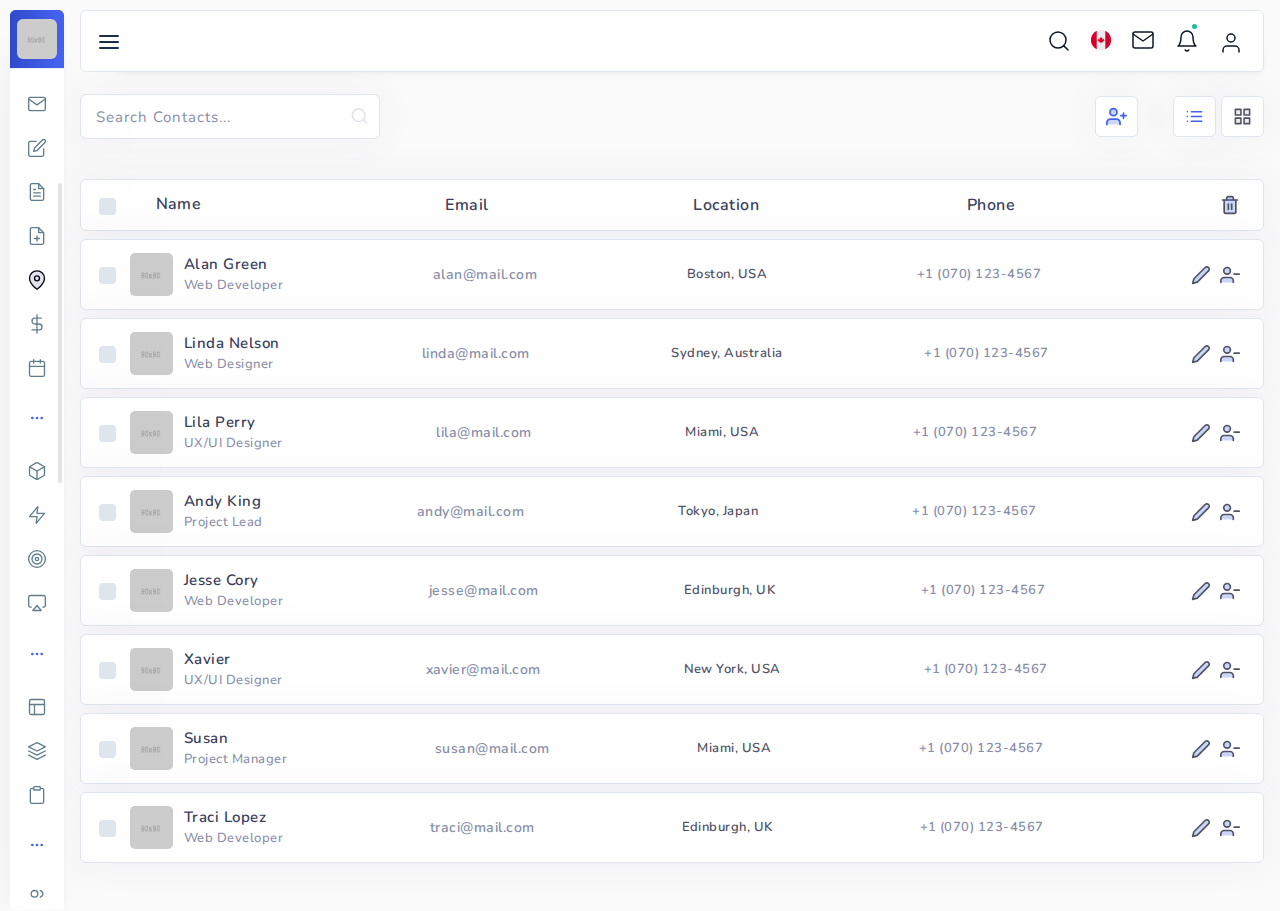
<file: collapsible-light-menu/apps_contacts.html>
<!DOCTYPE html>
<html lang="en">
<head>
    <meta charset="utf-8">
    <meta http-equiv="X-UA-Compatible" content="IE=edge">
    <meta name="viewport" content="width=device-width, initial-scale=1, maximum-scale=1, shrink-to-fit=no">
    <title>Contact Profile | CORK - Multipurpose Bootstrap Dashboard Template </title>
    <link rel="icon" type="image/x-icon" href="assets/img/favicon.ico"/>
    <!-- BEGIN GLOBAL MANDATORY STYLES -->
    <link href="https://fonts.googleapis.com/css?family=Nunito:400,600,700" rel="stylesheet">
    <link href="bootstrap/css/bootstrap.min.css" rel="stylesheet" type="text/css" />
    <link href="assets/css/plugins.css" rel="stylesheet" type="text/css" />
    <!-- END GLOBAL MANDATORY STYLES -->

    <!-- BEGIN PAGE LEVEL STYLES -->
    <link rel="stylesheet" type="text/css" href="assets/css/forms/theme-checkbox-radio.css">
    <link href="plugins/jquery-ui/jquery-ui.min.css" rel="stylesheet" type="text/css" />
    <link href="assets/css/apps/contacts.css" rel="stylesheet" type="text/css" />
    <!-- END PAGE LEVEL STYLES -->    
</head>
<body class="alt-menu sidebar-noneoverflow">
    
    <!--  BEGIN NAVBAR  -->
    <div class="header-container fixed-top">
        <header class="header navbar navbar-expand-sm expand-header">
            <a href="javascript:void(0);" class="sidebarCollapse" data-placement="bottom"><svg xmlns="http://www.w3.org/2000/svg" width="24" height="24" viewBox="0 0 24 24" fill="none" stroke="currentColor" stroke-width="2" stroke-linecap="round" stroke-linejoin="round" class="feather feather-menu"><line x1="3" y1="12" x2="21" y2="12"></line><line x1="3" y1="6" x2="21" y2="6"></line><line x1="3" y1="18" x2="21" y2="18"></line></svg></a>

            <ul class="navbar-item flex-row ml-auto">

                <li class="nav-item align-self-center search-animated">
                    <svg xmlns="http://www.w3.org/2000/svg" width="24" height="24" viewBox="0 0 24 24" fill="none" stroke="currentColor" stroke-width="2" stroke-linecap="round" stroke-linejoin="round" class="feather feather-search toggle-search"><circle cx="11" cy="11" r="8"></circle><line x1="21" y1="21" x2="16.65" y2="16.65"></line></svg>
                    <form class="form-inline search-full form-inline search" role="search">
                        <div class="search-bar">
                            <input type="text" class="form-control search-form-control  ml-lg-auto" placeholder="Search...">
                        </div>
                    </form>
                </li>

                <li class="nav-item dropdown language-dropdown">
                    <a href="javascript:void(0);" class="nav-link dropdown-toggle" id="language-dropdown" data-toggle="dropdown" aria-haspopup="true" aria-expanded="false">
                        <img src="assets/img/ca.png" class="flag-width" alt="flag">
                    </a>
                    <div class="dropdown-menu position-absolute" aria-labelledby="language-dropdown">
                        <a class="dropdown-item d-flex" href="javascript:void(0);"><img src="assets/img/de.png" class="flag-width" alt="flag"> <span class="align-self-center">&nbsp;German</span></a>
                        <a class="dropdown-item d-flex" href="javascript:void(0);"><img src="assets/img/jp.png" class="flag-width" alt="flag"> <span class="align-self-center">&nbsp;Japanese</span></a>
                        <a class="dropdown-item d-flex" href="javascript:void(0);"><img src="assets/img/fr.png" class="flag-width" alt="flag"> <span class="align-self-center">&nbsp;French</span></a>
                        <a class="dropdown-item d-flex" href="javascript:void(0);"><img src="assets/img/ca.png" class="flag-width" alt="flag"> <span class="align-self-center">&nbsp;English</span></a>
                    </div>
                </li>
                
                <li class="nav-item dropdown message-dropdown">
                    <a href="javascript:void(0);" class="nav-link dropdown-toggle" id="messageDropdown" data-toggle="dropdown" aria-haspopup="true" aria-expanded="false">
                        <svg xmlns="http://www.w3.org/2000/svg" width="24" height="24" viewBox="0 0 24 24" fill="none" stroke="currentColor" stroke-width="2" stroke-linecap="round" stroke-linejoin="round" class="feather feather-mail"><path d="M4 4h16c1.1 0 2 .9 2 2v12c0 1.1-.9 2-2 2H4c-1.1 0-2-.9-2-2V6c0-1.1.9-2 2-2z"></path><polyline points="22,6 12,13 2,6"></polyline></svg>
                    </a>
                    <div class="dropdown-menu position-absolute" aria-labelledby="messageDropdown">
                        <div class="">
                            <a class="dropdown-item">
                                <div class="">

                                    <div class="media">
                                        <div class="user-img">
                                            <div class="avatar avatar-xl">
                                                <span class="avatar-title rounded-circle">KY</span>
                                            </div>
                                        </div>
                                        <div class="media-body">
                                            <div class="">
                                                <h5 class="usr-name">Kara Young</h5>
                                                <p class="msg-title">ACCOUNT UPDATE</p>
                                            </div>
                                        </div>
                                    </div>

                                </div>
                            </a>
                            <a class="dropdown-item">
                                <div class="">
                                    <div class="media">
                                        <div class="user-img">
                                            <img src="assets/img/90x90.jpg" class="img-fluid mr-2" alt="avatar">
                                        </div>
                                        <div class="media-body">
                                            <div class="">
                                                <h5 class="usr-name">Daisy Anderson</h5>
                                                <p class="msg-title">ACCOUNT UPDATE</p>
                                            </div>
                                        </div>
                                    </div>                                    
                                </div>
                            </a>
                            <a class="dropdown-item">
                                <div class="">

                                    <div class="media">
                                        <div class="user-img">
                                            <div class="avatar avatar-xl">
                                                <span class="avatar-title rounded-circle">OG</span>
                                            </div>
                                        </div>
                                        <div class="media-body">
                                            <div class="">
                                                <h5 class="usr-name">Oscar Garner</h5>
                                                <p class="msg-title">ACCOUNT UPDATE</p>
                                            </div>
                                        </div>
                                    </div>
                                    
                                </div>
                            </a>
                        </div>
                    </div>
                </li>

                <li class="nav-item dropdown notification-dropdown">
                    <a href="javascript:void(0);" class="nav-link dropdown-toggle" id="notificationDropdown" data-toggle="dropdown" aria-haspopup="true" aria-expanded="false">
                        <svg xmlns="http://www.w3.org/2000/svg" width="24" height="24" viewBox="0 0 24 24" fill="none" stroke="currentColor" stroke-width="2" stroke-linecap="round" stroke-linejoin="round" class="feather feather-bell"><path d="M18 8A6 6 0 0 0 6 8c0 7-3 9-3 9h18s-3-2-3-9"></path><path d="M13.73 21a2 2 0 0 1-3.46 0"></path></svg><span class="badge badge-success"></span>
                    </a>
                    <div class="dropdown-menu position-absolute" aria-labelledby="notificationDropdown">
                        <div class="notification-scroll">

                            <div class="dropdown-item">
                                <div class="media server-log">
                                    <svg xmlns="http://www.w3.org/2000/svg" width="24" height="24" viewBox="0 0 24 24" fill="none" stroke="currentColor" stroke-width="2" stroke-linecap="round" stroke-linejoin="round" class="feather feather-server"><rect x="2" y="2" width="20" height="8" rx="2" ry="2"></rect><rect x="2" y="14" width="20" height="8" rx="2" ry="2"></rect><line x1="6" y1="6" x2="6" y2="6"></line><line x1="6" y1="18" x2="6" y2="18"></line></svg>
                                    <div class="media-body">
                                        <div class="data-info">
                                            <h6 class="">Server Rebooted</h6>
                                            <p class="">45 min ago</p>
                                        </div>

                                        <div class="icon-status">
                                            <svg xmlns="http://www.w3.org/2000/svg" width="24" height="24" viewBox="0 0 24 24" fill="none" stroke="currentColor" stroke-width="2" stroke-linecap="round" stroke-linejoin="round" class="feather feather-x"><line x1="18" y1="6" x2="6" y2="18"></line><line x1="6" y1="6" x2="18" y2="18"></line></svg>
                                        </div>
                                    </div>
                                </div>
                            </div>

                            <div class="dropdown-item">
                                <div class="media ">
                                    <svg xmlns="http://www.w3.org/2000/svg" width="24" height="24" viewBox="0 0 24 24" fill="none" stroke="currentColor" stroke-width="2" stroke-linecap="round" stroke-linejoin="round" class="feather feather-heart"><path d="M20.84 4.61a5.5 5.5 0 0 0-7.78 0L12 5.67l-1.06-1.06a5.5 5.5 0 0 0-7.78 7.78l1.06 1.06L12 21.23l7.78-7.78 1.06-1.06a5.5 5.5 0 0 0 0-7.78z"></path></svg>
                                    <div class="media-body">
                                        <div class="data-info">
                                            <h6 class="">Licence Expiring Soon</h6>
                                            <p class="">8 hrs ago</p>
                                        </div>

                                        <div class="icon-status">
                                            <svg xmlns="http://www.w3.org/2000/svg" width="24" height="24" viewBox="0 0 24 24" fill="none" stroke="currentColor" stroke-width="2" stroke-linecap="round" stroke-linejoin="round" class="feather feather-x"><line x1="18" y1="6" x2="6" y2="18"></line><line x1="6" y1="6" x2="18" y2="18"></line></svg>
                                        </div>
                                    </div>
                                </div>
                            </div>

                            <div class="dropdown-item">
                                <div class="media file-upload">
                                    <svg xmlns="http://www.w3.org/2000/svg" width="24" height="24" viewBox="0 0 24 24" fill="none" stroke="currentColor" stroke-width="2" stroke-linecap="round" stroke-linejoin="round" class="feather feather-file-text"><path d="M14 2H6a2 2 0 0 0-2 2v16a2 2 0 0 0 2 2h12a2 2 0 0 0 2-2V8z"></path><polyline points="14 2 14 8 20 8"></polyline><line x1="16" y1="13" x2="8" y2="13"></line><line x1="16" y1="17" x2="8" y2="17"></line><polyline points="10 9 9 9 8 9"></polyline></svg>
                                    <div class="media-body">
                                        <div class="data-info">
                                            <h6 class="">Kelly Portfolio.pdf</h6>
                                            <p class="">670 kb</p>
                                        </div>

                                        <div class="icon-status">
                                            <svg xmlns="http://www.w3.org/2000/svg" width="24" height="24" viewBox="0 0 24 24" fill="none" stroke="currentColor" stroke-width="2" stroke-linecap="round" stroke-linejoin="round" class="feather feather-check"><polyline points="20 6 9 17 4 12"></polyline></svg>
                                        </div>
                                    </div>
                                </div>
                            </div>
                        </div>
                    </div>
                </li>

                <li class="nav-item dropdown user-profile-dropdown  order-lg-0 order-1">
                    <a href="javascript:void(0);" class="nav-link dropdown-toggle user" id="userProfileDropdown" data-toggle="dropdown" aria-haspopup="true" aria-expanded="false">
                        <svg xmlns="http://www.w3.org/2000/svg" width="24" height="24" viewBox="0 0 24 24" fill="none" stroke="currentColor" stroke-width="2" stroke-linecap="round" stroke-linejoin="round" class="feather feather-user"><path d="M20 21v-2a4 4 0 0 0-4-4H8a4 4 0 0 0-4 4v2"></path><circle cx="12" cy="7" r="4"></circle></svg>
                    </a>
                    <div class="dropdown-menu position-absolute" aria-labelledby="userProfileDropdown">
                        <div class="user-profile-section">
                            <div class="media mx-auto">
                                <img src="assets/img/90x90.jpg" class="img-fluid mr-2" alt="avatar">
                                <div class="media-body">
                                    <h5>Shaun Park</h5>
                                    <p>Project Leader</p>
                                </div>
                            </div>
                        </div>
                        <div class="dropdown-item">
                            <a href="user_profile.html">
                                <svg xmlns="http://www.w3.org/2000/svg" width="24" height="24" viewBox="0 0 24 24" fill="none" stroke="currentColor" stroke-width="2" stroke-linecap="round" stroke-linejoin="round" class="feather feather-user"><path d="M20 21v-2a4 4 0 0 0-4-4H8a4 4 0 0 0-4 4v2"></path><circle cx="12" cy="7" r="4"></circle></svg> <span>Profile</span>
                            </a>
                        </div>
                        <div class="dropdown-item">
                            <a href="apps_mailbox.html">
                                <svg xmlns="http://www.w3.org/2000/svg" width="24" height="24" viewBox="0 0 24 24" fill="none" stroke="currentColor" stroke-width="2" stroke-linecap="round" stroke-linejoin="round" class="feather feather-inbox"><polyline points="22 12 16 12 14 15 10 15 8 12 2 12"></polyline><path d="M5.45 5.11L2 12v6a2 2 0 0 0 2 2h16a2 2 0 0 0 2-2v-6l-3.45-6.89A2 2 0 0 0 16.76 4H7.24a2 2 0 0 0-1.79 1.11z"></path></svg> <span>Inbox</span>
                            </a>
                        </div>
                        <div class="dropdown-item">
                            <a href="auth_lockscreen.html">
                                <svg xmlns="http://www.w3.org/2000/svg" width="24" height="24" viewBox="0 0 24 24" fill="none" stroke="currentColor" stroke-width="2" stroke-linecap="round" stroke-linejoin="round" class="feather feather-lock"><rect x="3" y="11" width="18" height="11" rx="2" ry="2"></rect><path d="M7 11V7a5 5 0 0 1 10 0v4"></path></svg> <span>Lock Screen</span>
                            </a>
                        </div>
                        <div class="dropdown-item">
                            <a href="auth_login.html">
                                <svg xmlns="http://www.w3.org/2000/svg" width="24" height="24" viewBox="0 0 24 24" fill="none" stroke="currentColor" stroke-width="2" stroke-linecap="round" stroke-linejoin="round" class="feather feather-log-out"><path d="M9 21H5a2 2 0 0 1-2-2V5a2 2 0 0 1 2-2h4"></path><polyline points="16 17 21 12 16 7"></polyline><line x1="21" y1="12" x2="9" y2="12"></line></svg> <span>Log Out</span>
                            </a>
                        </div>
                    </div>
                </li>
            </ul>
        </header>
    </div>
    <!--  END NAVBAR  -->

    <!--  BEGIN MAIN CONTAINER  -->
    <div class="main-container sidebar-closed sbar-open" id="container">

        <div class="overlay"></div>
        <div class="cs-overlay"></div>
        <div class="search-overlay"></div>

        <!--  BEGIN SIDEBAR  -->
        <div class="sidebar-wrapper sidebar-theme">
            
            <nav id="sidebar">

                <ul class="navbar-nav theme-brand flex-row  text-center">
                    <li class="nav-item theme-logo">
                        <a href="index.html">
                            <img src="assets/img/90x90.jpg" class="navbar-logo" alt="logo">
                        </a>
                    </li>
                    <li class="nav-item theme-text">
                        <a href="index.html" class="nav-link"> CORK </a>
                    </li>
                </ul>

                <ul class="list-unstyled menu-categories" id="accordionExample">
                    <li class="menu">
                        <a href="#dashboard" data-toggle="collapse" aria-expanded="false" class="dropdown-toggle">
                            <div class="">
                                <svg xmlns="http://www.w3.org/2000/svg" width="24" height="24" viewBox="0 0 24 24" fill="none" stroke="currentColor" stroke-width="2" stroke-linecap="round" stroke-linejoin="round" class="feather feather-home"><path d="M3 9l9-7 9 7v11a2 2 0 0 1-2 2H5a2 2 0 0 1-2-2z"></path><polyline points="9 22 9 12 15 12 15 22"></polyline></svg>
                                <span>Dashboard</span>
                            </div>
                            <div>
                                <svg xmlns="http://www.w3.org/2000/svg" width="24" height="24" viewBox="0 0 24 24" fill="none" stroke="currentColor" stroke-width="2" stroke-linecap="round" stroke-linejoin="round" class="feather feather-chevron-right"><polyline points="9 18 15 12 9 6"></polyline></svg>
                            </div>
                        </a>
                        <ul class="collapse submenu list-unstyled" id="dashboard" data-parent="#accordionExample">
                            <li>
                                <a href="index.html"> Analytics </a>
                            </li>
                            <li>
                                <a href="index2.html"> Sales </a>
                            </li>
                        </ul>
                    </li>

                    <li class="menu menu-heading">
                        <div class="heading"><svg xmlns="http://www.w3.org/2000/svg" width="24" height="24" viewBox="0 0 24 24" fill="none" stroke="currentColor" stroke-width="2" stroke-linecap="round" stroke-linejoin="round" class="feather feather-more-horizontal"><circle cx="12" cy="12" r="1"></circle><circle cx="19" cy="12" r="1"></circle><circle cx="5" cy="12" r="1"></circle></svg><span>APPLICATIONS</span></div>
                    </li>

                    <li class="menu">
                        <a href="apps_chat.html" aria-expanded="false" class="dropdown-toggle">
                            <div class="">
                                <svg xmlns="http://www.w3.org/2000/svg" width="24" height="24" viewBox="0 0 24 24" fill="none" stroke="currentColor" stroke-width="2" stroke-linecap="round" stroke-linejoin="round" class="feather feather-message-square"><path d="M21 15a2 2 0 0 1-2 2H7l-4 4V5a2 2 0 0 1 2-2h14a2 2 0 0 1 2 2z"></path></svg>
                                <span>Chat</span>
                            </div>
                        </a>
                    </li>

                    <li class="menu">
                        <a href="apps_mailbox.html" aria-expanded="false" class="dropdown-toggle">
                            <div class="">
                                <svg xmlns="http://www.w3.org/2000/svg" width="24" height="24" viewBox="0 0 24 24" fill="none" stroke="currentColor" stroke-width="2" stroke-linecap="round" stroke-linejoin="round" class="feather feather-mail"><path d="M4 4h16c1.1 0 2 .9 2 2v12c0 1.1-.9 2-2 2H4c-1.1 0-2-.9-2-2V6c0-1.1.9-2 2-2z"></path><polyline points="22,6 12,13 2,6"></polyline></svg>
                                <span>Mailbox</span>
                            </div>
                        </a>
                    </li>

                    <li class="menu">
                        <a href="apps_todoList.html" aria-expanded="false" class="dropdown-toggle">
                            <div class="">
                                <svg xmlns="http://www.w3.org/2000/svg" width="24" height="24" viewBox="0 0 24 24" fill="none" stroke="currentColor" stroke-width="2" stroke-linecap="round" stroke-linejoin="round" class="feather feather-edit"><path d="M11 4H4a2 2 0 0 0-2 2v14a2 2 0 0 0 2 2h14a2 2 0 0 0 2-2v-7"></path><path d="M18.5 2.5a2.121 2.121 0 0 1 3 3L12 15l-4 1 1-4 9.5-9.5z"></path></svg>
                                <span>Todo List</span>
                            </div>
                        </a>
                    </li>

                    <li class="menu">
                        <a href="apps_notes.html" aria-expanded="false" class="dropdown-toggle">
                            <div class="">
                                <svg xmlns="http://www.w3.org/2000/svg" width="24" height="24" viewBox="0 0 24 24" fill="none" stroke="currentColor" stroke-width="2" stroke-linecap="round" stroke-linejoin="round" class="feather feather-file-text"><path d="M14 2H6a2 2 0 0 0-2 2v16a2 2 0 0 0 2 2h12a2 2 0 0 0 2-2V8z"></path><polyline points="14 2 14 8 20 8"></polyline><line x1="16" y1="13" x2="8" y2="13"></line><line x1="16" y1="17" x2="8" y2="17"></line><polyline points="10 9 9 9 8 9"></polyline></svg>
                                <span>Notes</span>
                            </div>
                        </a>
                    </li>

                    <li class="menu">
                        <a href="apps_scrumboard.html" aria-expanded="false" class="dropdown-toggle">
                            <div class="">
                                <svg xmlns="http://www.w3.org/2000/svg" width="24" height="24" viewBox="0 0 24 24" fill="none" stroke="currentColor" stroke-width="2" stroke-linecap="round" stroke-linejoin="round" class="feather feather-file-plus"><path d="M14 2H6a2 2 0 0 0-2 2v16a2 2 0 0 0 2 2h12a2 2 0 0 0 2-2V8z"></path><polyline points="14 2 14 8 20 8"></polyline><line x1="12" y1="18" x2="12" y2="12"></line><line x1="9" y1="15" x2="15" y2="15"></line></svg>
                                <span>Scrumboard</span>
                            </div>
                        </a>
                    </li>

                    <li class="menu active">
                        <a href="apps_contacts.html" aria-expanded="true" class="dropdown-toggle">
                            <div class="">
                                <svg xmlns="http://www.w3.org/2000/svg" width="24" height="24" viewBox="0 0 24 24" fill="none" stroke="currentColor" stroke-width="2" stroke-linecap="round" stroke-linejoin="round" class="feather feather-map-pin"><path d="M21 10c0 7-9 13-9 13s-9-6-9-13a9 9 0 0 1 18 0z"></path><circle cx="12" cy="10" r="3"></circle></svg>
                                <span>Contacts</span>
                            </div>
                        </a>
                    </li>

                    <li class="menu">
                        <a href="#invoice" data-toggle="collapse" aria-expanded="false" class="dropdown-toggle">
                            <div class="">
                                <svg xmlns="http://www.w3.org/2000/svg" width="24" height="24" viewBox="0 0 24 24" fill="none" stroke="currentColor" stroke-width="2" stroke-linecap="round" stroke-linejoin="round" class="feather feather-dollar-sign"><line x1="12" y1="1" x2="12" y2="23"></line><path d="M17 5H9.5a3.5 3.5 0 0 0 0 7h5a3.5 3.5 0 0 1 0 7H6"></path></svg>
                                <span>Invoice</span>
                            </div>
                            <div>
                                <svg xmlns="http://www.w3.org/2000/svg" width="24" height="24" viewBox="0 0 24 24" fill="none" stroke="currentColor" stroke-width="2" stroke-linecap="round" stroke-linejoin="round" class="feather feather-chevron-right"><polyline points="9 18 15 12 9 6"></polyline></svg>
                            </div>
                        </a>
                        <ul class="collapse submenu list-unstyled" id="invoice" data-parent="#accordionExample">
                            <li>
                                <a href="apps_invoice-list.html"> List </a>
                            </li>
                            <li>
                                <a href="apps_invoice-preview.html"> Preview </a>
                            </li>
                            <li>
                                <a href="apps_invoice-add.html"> Add </a>
                            </li>
                            <li>
                                <a href="apps_invoice-edit.html"> Edit </a>
                            </li>                            
                        </ul>
                    </li>

                    <li class="menu">
                        <a href="apps_calendar.html" aria-expanded="false" class="dropdown-toggle">
                            <div class="">
                                <svg xmlns="http://www.w3.org/2000/svg" width="24" height="24" viewBox="0 0 24 24" fill="none" stroke="currentColor" stroke-width="2" stroke-linecap="round" stroke-linejoin="round" class="feather feather-calendar"><rect x="3" y="4" width="18" height="18" rx="2" ry="2"></rect><line x1="16" y1="2" x2="16" y2="6"></line><line x1="8" y1="2" x2="8" y2="6"></line><line x1="3" y1="10" x2="21" y2="10"></line></svg>
                                <span>Calendar</span>
                            </div>
                        </a>
                    </li>

                    <li class="menu menu-heading">
                        <div class="heading"><svg xmlns="http://www.w3.org/2000/svg" width="24" height="24" viewBox="0 0 24 24" fill="none" stroke="currentColor" stroke-width="2" stroke-linecap="round" stroke-linejoin="round" class="feather feather-more-horizontal"><circle cx="12" cy="12" r="1"></circle><circle cx="19" cy="12" r="1"></circle><circle cx="5" cy="12" r="1"></circle></svg><span>USER INTERFACE</span></div>
                    </li>

                    <li class="menu">
                        <a href="#components" data-toggle="collapse" aria-expanded="false" class="dropdown-toggle">
                            <div class="">
                                <svg xmlns="http://www.w3.org/2000/svg" width="24" height="24" viewBox="0 0 24 24" fill="none" stroke="currentColor" stroke-width="2" stroke-linecap="round" stroke-linejoin="round" class="feather feather-box"><path d="M21 16V8a2 2 0 0 0-1-1.73l-7-4a2 2 0 0 0-2 0l-7 4A2 2 0 0 0 3 8v8a2 2 0 0 0 1 1.73l7 4a2 2 0 0 0 2 0l7-4A2 2 0 0 0 21 16z"></path><polyline points="3.27 6.96 12 12.01 20.73 6.96"></polyline><line x1="12" y1="22.08" x2="12" y2="12"></line></svg>
                                <span>Components</span>
                            </div>
                            <div>
                                <svg xmlns="http://www.w3.org/2000/svg" width="24" height="24" viewBox="0 0 24 24" fill="none" stroke="currentColor" stroke-width="2" stroke-linecap="round" stroke-linejoin="round" class="feather feather-chevron-right"><polyline points="9 18 15 12 9 6"></polyline></svg>
                            </div>
                        </a>
                        <ul class="collapse submenu list-unstyled" id="components" data-parent="#accordionExample">
                            <li>
                                <a href="component_tabs.html"> Tabs </a>
                            </li>
                            <li>
                                <a href="component_accordion.html"> Accordions  </a>
                            </li>
                            <li>
                                <a href="component_modal.html"> Modals </a>
                            </li>                            
                            <li>
                                <a href="component_cards.html"> Cards </a>
                            </li>
                            <li>
                                <a href="component_bootstrap_carousel.html">Carousel</a>
                            </li>
                            <li>
                                <a href="component_blockui.html"> Block UI </a>
                            </li>
                            <li>
                                <a href="component_countdown.html"> Countdown </a>
                            </li>
                            <li>
                                <a href="component_counter.html"> Counter </a>
                            </li>
                            <li>
                                <a href="component_sweetalert.html"> Sweet Alerts </a>
                            </li>
                            <li>
                                <a href="component_timeline.html"> Timeline </a>
                            </li>
                            <li>
                                <a href="component_snackbar.html"> Notifications </a>
                            </li>
                            <li>
                                <a href="component_session_timeout.html"> Session Timeout </a>
                            </li>
                            <li>
                                <a href="component_media_object.html"> Media Object </a>
                            </li>
                            <li>
                                <a href="component_list_group.html"> List Group </a>
                            </li>
                            <li>
                                <a href="component_pricing_table.html"> Pricing Tables </a>
                            </li>
                            <li>
                                <a href="component_lightbox.html"> Lightbox </a>
                            </li>
                        </ul>
                    </li>

                    <li class="menu">
                        <a href="#elements" data-toggle="collapse" aria-expanded="false" class="dropdown-toggle">
                            <div class="">
                                <svg xmlns="http://www.w3.org/2000/svg" width="24" height="24" viewBox="0 0 24 24" fill="none" stroke="currentColor" stroke-width="2" stroke-linecap="round" stroke-linejoin="round" class="feather feather-zap"><polygon points="13 2 3 14 12 14 11 22 21 10 12 10 13 2"></polygon></svg>
                                <span>Elements</span>
                            </div>
                            <div>
                                <svg xmlns="http://www.w3.org/2000/svg" width="24" height="24" viewBox="0 0 24 24" fill="none" stroke="currentColor" stroke-width="2" stroke-linecap="round" stroke-linejoin="round" class="feather feather-chevron-right"><polyline points="9 18 15 12 9 6"></polyline></svg>
                            </div>
                        </a>
                        <ul class="collapse submenu list-unstyled" id="elements" data-parent="#accordionExample">
                            <li>
                                <a href="element_alerts.html"> Alerts </a>
                            </li>
                            <li>
                                <a href="element_avatar.html"> Avatar </a>
                            </li>
                            <li>
                                <a href="element_badges.html"> Badges </a>
                            </li>
                            <li>
                                <a href="element_breadcrumbs.html"> Breadcrumbs </a>
                            </li>                            
                            <li>
                                <a href="element_buttons.html"> Buttons </a>
                            </li>
                            <li>
                                <a href="element_buttons_group.html"> Button Groups </a>
                            </li>
                            <li>
                                <a href="element_color_library.html"> Color Library </a>
                            </li>
                            <li>
                                <a href="element_dropdown.html"> Dropdown </a>
                            </li>
                            <li>
                                <a href="element_infobox.html"> Infobox </a>
                            </li>
                            <li>
                                <a href="element_jumbotron.html"> Jumbotron </a>
                            </li>
                            <li>
                                <a href="element_loader.html"> Loader </a>
                            </li>
                            <li>
                                <a href="element_pagination.html"> Pagination </a>
                            </li>
                            <li>
                                <a href="element_popovers.html"> Popovers </a>
                            </li>
                            <li>
                                <a href="element_progress_bar.html"> Progress Bar </a>
                            </li>
                            <li>
                                <a href="element_search.html"> Search </a>
                            </li>
                            <li>
                                <a href="element_tooltips.html"> Tooltips </a>
                            </li>
                            <li>
                                <a href="element_treeview.html"> Treeview </a>
                            </li>
                            <li>
                                <a href="element_typography.html"> Typography </a>
                            </li>
                        </ul>
                    </li>

                    <li class="menu">
                        <a href="fonticons.html" aria-expanded="false" class="dropdown-toggle">
                            <div class="">
                                <svg xmlns="http://www.w3.org/2000/svg" width="24" height="24" viewBox="0 0 24 24" fill="none" stroke="currentColor" stroke-width="2" stroke-linecap="round" stroke-linejoin="round" class="feather feather-target"><circle cx="12" cy="12" r="10"></circle><circle cx="12" cy="12" r="6"></circle><circle cx="12" cy="12" r="2"></circle></svg>
                                <span>Font Icons</span>
                            </div>
                        </a>
                    </li>

                    <li class="menu">
                        <a href="widgets.html" aria-expanded="false" class="dropdown-toggle">
                            <div class="">
                                <svg xmlns="http://www.w3.org/2000/svg" width="24" height="24" viewBox="0 0 24 24" fill="none" stroke="currentColor" stroke-width="2" stroke-linecap="round" stroke-linejoin="round" class="feather feather-airplay"><path d="M5 17H4a2 2 0 0 1-2-2V5a2 2 0 0 1 2-2h16a2 2 0 0 1 2 2v10a2 2 0 0 1-2 2h-1"></path><polygon points="12 15 17 21 7 21 12 15"></polygon></svg>
                                <span>Widgets</span>
                            </div>
                        </a>
                    </li>

                    <li class="menu menu-heading">
                        <div class="heading"><svg xmlns="http://www.w3.org/2000/svg" width="24" height="24" viewBox="0 0 24 24" fill="none" stroke="currentColor" stroke-width="2" stroke-linecap="round" stroke-linejoin="round" class="feather feather-more-horizontal"><circle cx="12" cy="12" r="1"></circle><circle cx="19" cy="12" r="1"></circle><circle cx="5" cy="12" r="1"></circle></svg><span>TABLES AND FORMS</span></div>
                    </li>

                    <li class="menu">
                        <a href="table_basic.html" aria-expanded="false" class="dropdown-toggle">
                            <div class="">
                                <svg xmlns="http://www.w3.org/2000/svg" width="24" height="24" viewBox="0 0 24 24" fill="none" stroke="currentColor" stroke-width="2" stroke-linecap="round" stroke-linejoin="round" class="feather feather-layout"><rect x="3" y="3" width="18" height="18" rx="2" ry="2"></rect><line x1="3" y1="9" x2="21" y2="9"></line><line x1="9" y1="21" x2="9" y2="9"></line></svg>
                                <span>Tables</span>
                            </div>
                        </a>
                    </li>

                    <li class="menu">
                        <a href="#datatables" data-toggle="collapse" aria-expanded="false" class="dropdown-toggle">
                            <div class="">
                                <svg xmlns="http://www.w3.org/2000/svg" width="24" height="24" viewBox="0 0 24 24" fill="none" stroke="currentColor" stroke-width="2" stroke-linecap="round" stroke-linejoin="round" class="feather feather-layers"><polygon points="12 2 2 7 12 12 22 7 12 2"></polygon><polyline points="2 17 12 22 22 17"></polyline><polyline points="2 12 12 17 22 12"></polyline></svg>
                                <span>DataTables</span>
                            </div>
                            <div>
                                <svg xmlns="http://www.w3.org/2000/svg" width="24" height="24" viewBox="0 0 24 24" fill="none" stroke="currentColor" stroke-width="2" stroke-linecap="round" stroke-linejoin="round" class="feather feather-chevron-right"><polyline points="9 18 15 12 9 6"></polyline></svg>
                            </div>
                        </a>
                        <ul class="collapse submenu list-unstyled" id="datatables" data-parent="#accordionExample">
                            <li>
                                <a href="table_dt_basic.html"> Basic </a>
                            </li>
                            <li>
                                <a href="table_dt_striped_table.html"> Striped Table </a>
                            </li>
                            <li>
                                <a href="table_dt_ordering_sorting.html"> Order Sorting </a>
                            </li>
                            <li>
                                <a href="table_dt_multi-column_ordering.html"> Multi-Column </a>
                            </li>
                            <li>
                                <a href="table_dt_multiple_tables.html"> Multiple Tables</a>
                            </li>
                            <li>
                                <a href="table_dt_alternative_pagination.html"> Alt. Pagination</a>
                            </li>
                            <li>
                                <a href="table_dt_custom.html"> Custom </a>
                            </li>
                            <li>
                                <a href="table_dt_range_search.html"> Range Search </a>
                            </li>
                            <li>
                                <a href="table_dt_html5.html"> HTML5 Export </a>
                            </li>
                            <li>
                                <a href="table_dt_live_dom_ordering.html"> Live DOM ordering </a>
                            </li>
                            <li>
                                <a href="table_dt_miscellaneous.html"> Miscellaneous </a>
                            </li>
                        </ul>
                    </li>

                    <li class="menu">
                        <a href="#forms" data-toggle="collapse" aria-expanded="false" class="dropdown-toggle">
                            <div class="">
                                <svg xmlns="http://www.w3.org/2000/svg" width="24" height="24" viewBox="0 0 24 24" fill="none" stroke="currentColor" stroke-width="2" stroke-linecap="round" stroke-linejoin="round" class="feather feather-clipboard"><path d="M16 4h2a2 2 0 0 1 2 2v14a2 2 0 0 1-2 2H6a2 2 0 0 1-2-2V6a2 2 0 0 1 2-2h2"></path><rect x="8" y="2" width="8" height="4" rx="1" ry="1"></rect></svg>
                                <span>Forms</span>
                            </div>
                            <div>
                                <svg xmlns="http://www.w3.org/2000/svg" width="24" height="24" viewBox="0 0 24 24" fill="none" stroke="currentColor" stroke-width="2" stroke-linecap="round" stroke-linejoin="round" class="feather feather-chevron-right"><polyline points="9 18 15 12 9 6"></polyline></svg>
                            </div>
                        </a>
                        <ul class="collapse submenu list-unstyled" id="forms" data-parent="#accordionExample">
                            <li>
                                <a href="form_bootstrap_basic.html"> Basic </a>
                            </li>
                            <li>
                                <a href="form_input_group_basic.html"> Input Group </a>
                            </li>
                            <li>
                                <a href="form_layouts.html"> Layouts </a>
                            </li>
                            <li>
                                <a href="form_validation.html"> Validation </a>
                            </li>
                            <li>
                                <a href="form_input_mask.html"> Input Mask </a>
                            </li>
                            <li>
                                <a href="form_bootstrap_select.html"> Bootstrap Select </a>
                            </li>
                            <li>
                                <a href="form_select2.html"> Select2 </a>
                            </li>
                            <li>
                                <a href="form_bootstrap_touchspin.html"> TouchSpin </a>
                            </li>
                            <li>
                                <a href="form_maxlength.html"> Maxlength </a>
                            </li>                          
                            <li>
                                <a href="form_checkbox_radio.html"> Checkbox &amp; Radio </a>
                            </li>                            
                            <li>
                                <a href="form_switches.html"> Switches </a>
                            </li>
                            <li>
                                <a href="form_wizard.html"> Wizards </a>
                            </li>
                            <li>
                                <a href="form_fileupload.html"> File Upload </a>
                            </li>
                            <li>
                                <a href="form_quill.html"> Quill Editor </a>
                            </li>
                            <li>
                                <a href="form_markdown.html"> Markdown Editor </a>
                            </li>
                            <li>
                                <a href="form_date_range_picker.html"> Date &amp; Range Picker </a>
                            </li>
                            <li>
                                <a href="form_clipboard.html"> Clipboard </a>
                            </li>
                            <li>
                                <a href="form_typeahead.html"> Typeahead </a>
                            </li>
                        </ul>
                    </li>
                    
                    <li class="menu menu-heading">
                        <div class="heading"><svg xmlns="http://www.w3.org/2000/svg" width="24" height="24" viewBox="0 0 24 24" fill="none" stroke="currentColor" stroke-width="2" stroke-linecap="round" stroke-linejoin="round" class="feather feather-more-horizontal"><circle cx="12" cy="12" r="1"></circle><circle cx="19" cy="12" r="1"></circle><circle cx="5" cy="12" r="1"></circle></svg><span>USER AND PAGES</span></div>
                    </li>                    

                    <li class="menu">
                        <a href="#users" data-toggle="collapse" aria-expanded="false" class="dropdown-toggle">
                            <div class="">
                                <svg xmlns="http://www.w3.org/2000/svg" width="24" height="24" viewBox="0 0 24 24" fill="none" stroke="currentColor" stroke-width="2" stroke-linecap="round" stroke-linejoin="round" class="feather feather-users"><path d="M17 21v-2a4 4 0 0 0-4-4H5a4 4 0 0 0-4 4v2"></path><circle cx="9" cy="7" r="4"></circle><path d="M23 21v-2a4 4 0 0 0-3-3.87"></path><path d="M16 3.13a4 4 0 0 1 0 7.75"></path></svg>
                                <span>Users</span>
                            </div>
                            <div>
                                <svg xmlns="http://www.w3.org/2000/svg" width="24" height="24" viewBox="0 0 24 24" fill="none" stroke="currentColor" stroke-width="2" stroke-linecap="round" stroke-linejoin="round" class="feather feather-chevron-right"><polyline points="9 18 15 12 9 6"></polyline></svg>
                            </div>
                        </a>
                        <ul class="collapse submenu list-unstyled" id="users" data-parent="#accordionExample">
                            <li>
                                <a href="user_profile.html"> Profile </a>
                            </li>
                            <li>
                                <a href="user_account_setting.html"> Account Settings </a>
                            </li>
                        </ul>
                    </li>

                    <li class="menu">
                        <a href="#pages" data-toggle="collapse" aria-expanded="false" class="dropdown-toggle">
                            <div class="">
                                <svg xmlns="http://www.w3.org/2000/svg" width="24" height="24" viewBox="0 0 24 24" fill="none" stroke="currentColor" stroke-width="2" stroke-linecap="round" stroke-linejoin="round" class="feather feather-file"><path d="M13 2H6a2 2 0 0 0-2 2v16a2 2 0 0 0 2 2h12a2 2 0 0 0 2-2V9z"></path><polyline points="13 2 13 9 20 9"></polyline></svg>
                                <span>Pages</span>
                            </div>
                            <div>
                                <svg xmlns="http://www.w3.org/2000/svg" width="24" height="24" viewBox="0 0 24 24" fill="none" stroke="currentColor" stroke-width="2" stroke-linecap="round" stroke-linejoin="round" class="feather feather-chevron-right"><polyline points="9 18 15 12 9 6"></polyline></svg>
                            </div>
                        </a>
                        <ul class="collapse submenu list-unstyled" id="pages" data-parent="#accordionExample">
                            <li>
                                <a href="pages_helpdesk.html"> Helpdesk </a>
                            </li>
                            <li>
                                <a href="pages_contact_us.html"> Contact Form </a>
                            </li>
                            <li>
                                <a href="pages_faq.html"> FAQ </a>
                            </li>
                            <li>
                                <a href="pages_faq2.html"> FAQ 2 </a>
                            </li>
                            <li>
                                <a href="pages_privacy.html"> Privacy Policy </a>
                            </li>
                            <li>
                                <a href="pages_coming_soon.html" target="_blank"> Coming Soon </a>
                            </li>
                            <li>
                                <a href="#pages-error" data-toggle="collapse" aria-expanded="false" class="dropdown-toggle"> Error <svg xmlns="http://www.w3.org/2000/svg" width="24" height="24" viewBox="0 0 24 24" fill="none" stroke="currentColor" stroke-width="2" stroke-linecap="round" stroke-linejoin="round" class="feather feather-chevron-right"><polyline points="9 18 15 12 9 6"></polyline></svg> </a>
                                <ul class="collapse list-unstyled sub-submenu" id="pages-error" data-parent="#pages"> 
                                    <li>
                                        <a href="pages_error404.html" target="_blank"> 404 </a>
                                    </li>
                                    <li>
                                        <a href="pages_error500.html" target="_blank"> 500 </a>
                                    </li>
                                    <li>
                                        <a href="pages_error503.html" target="_blank"> 503 </a>
                                    </li>
                                    <li>
                                        <a href="pages_maintenence.html" target="_blank"> Maintanence </a>
                                    </li>
                                </ul>
                            </li>
                        </ul>
                    </li>

                    <li class="menu menu-heading">
                        <div class="heading"><svg xmlns="http://www.w3.org/2000/svg" width="24" height="24" viewBox="0 0 24 24" fill="none" stroke="currentColor" stroke-width="2" stroke-linecap="round" stroke-linejoin="round" class="feather feather-more-horizontal"><circle cx="12" cy="12" r="1"></circle><circle cx="19" cy="12" r="1"></circle><circle cx="5" cy="12" r="1"></circle></svg><span>EXTRA ELEMENTS</span></div>
                    </li>

                    <li class="menu">
                        <a href="#authentication" data-toggle="collapse" aria-expanded="false" class="dropdown-toggle">
                            <div class="">
                                <svg xmlns="http://www.w3.org/2000/svg" width="24" height="24" viewBox="0 0 24 24" fill="none" stroke="currentColor" stroke-width="2" stroke-linecap="round" stroke-linejoin="round" class="feather feather-lock"><rect x="3" y="11" width="18" height="11" rx="2" ry="2"></rect><path d="M7 11V7a5 5 0 0 1 10 0v4"></path></svg>
                                <span>Authentication</span>
                            </div>
                            <div>
                                <svg xmlns="http://www.w3.org/2000/svg" width="24" height="24" viewBox="0 0 24 24" fill="none" stroke="currentColor" stroke-width="2" stroke-linecap="round" stroke-linejoin="round" class="feather feather-chevron-right"><polyline points="9 18 15 12 9 6"></polyline></svg>
                            </div>
                        </a>
                        <ul class="collapse submenu list-unstyled" id="authentication" data-parent="#accordionExample">
                            <li>
                                <a href="auth_login_boxed.html" target="_blank"> Login Boxed </a>
                            </li>
                            <li>
                                <a href="auth_register_boxed.html" target="_blank"> Register Boxed </a>
                            </li>
                            <li>
                                <a href="auth_lockscreen_boxed.html" target="_blank"> Unlock Boxed </a>
                            </li>
                            <li>
                                <a href="auth_pass_recovery_boxed.html" target="_blank"> Recover ID Boxed </a>
                            </li>
                            <li>
                                <a href="auth_login.html" target="_blank"> Login Cover </a>
                            </li>
                            <li>
                                <a href="auth_register.html" target="_blank"> Register Cover </a>
                            </li>
                            <li>
                                <a href="auth_lockscreen.html" target="_blank"> Unlock Cover </a>
                            </li>
                            <li>
                                <a href="auth_pass_recovery.html" target="_blank"> Recover ID Cover </a>
                            </li>
                        </ul>
                    </li>

                    <li class="menu">
                        <a href="dragndrop_dragula.html" aria-expanded="false" class="dropdown-toggle">
                            <div class="">
                                <svg xmlns="http://www.w3.org/2000/svg" width="24" height="24" viewBox="0 0 24 24" fill="none" stroke="currentColor" stroke-width="2" stroke-linecap="round" stroke-linejoin="round" class="feather feather-move"><polyline points="5 9 2 12 5 15"></polyline><polyline points="9 5 12 2 15 5"></polyline><polyline points="15 19 12 22 9 19"></polyline><polyline points="19 9 22 12 19 15"></polyline><line x1="2" y1="12" x2="22" y2="12"></line><line x1="12" y1="2" x2="12" y2="22"></line></svg>
                                <span>Drag and Drop</span>
                            </div>
                        </a>
                    </li>

                    <li class="menu">
                        <a href="map_jvector.html" aria-expanded="false" class="dropdown-toggle">
                            <div class="">
                                <svg xmlns="http://www.w3.org/2000/svg" width="24" height="24" viewBox="0 0 24 24" fill="none" stroke="currentColor" stroke-width="2" stroke-linecap="round" stroke-linejoin="round" class="feather feather-map"><polygon points="1 6 1 22 8 18 16 22 23 18 23 2 16 6 8 2 1 6"></polygon><line x1="8" y1="2" x2="8" y2="18"></line><line x1="16" y1="6" x2="16" y2="22"></line></svg>
                                <span>Maps</span>
                            </div>
                        </a>
                    </li>

                    <li class="menu">
                        <a href="charts_apex.html" aria-expanded="false" class="dropdown-toggle">
                            <div class="">
                                <svg xmlns="http://www.w3.org/2000/svg" width="24" height="24" viewBox="0 0 24 24" fill="none" stroke="currentColor" stroke-width="2" stroke-linecap="round" stroke-linejoin="round" class="feather feather-pie-chart"><path d="M21.21 15.89A10 10 0 1 1 8 2.83"></path><path d="M22 12A10 10 0 0 0 12 2v10z"></path></svg>
                                <span>Charts</span>
                            </div>
                        </a>
                    </li>

                    <li class="menu">
                        <a href="#starter-kit" data-toggle="collapse" aria-expanded="false" class="dropdown-toggle">
                            <div class="">
                                <svg xmlns="http://www.w3.org/2000/svg" width="24" height="24" viewBox="0 0 24 24" fill="none" stroke="currentColor" stroke-width="2" stroke-linecap="round" stroke-linejoin="round" class="feather feather-terminal"><polyline points="4 17 10 11 4 5"></polyline><line x1="12" y1="19" x2="20" y2="19"></line></svg>
                                <span>Starter Kit</span>
                            </div>
                            <div>
                                <svg xmlns="http://www.w3.org/2000/svg" width="24" height="24" viewBox="0 0 24 24" fill="none" stroke="currentColor" stroke-width="2" stroke-linecap="round" stroke-linejoin="round" class="feather feather-chevron-right"><polyline points="9 18 15 12 9 6"></polyline></svg>
                            </div>
                        </a>
                        <ul class="collapse submenu list-unstyled" id="starter-kit" data-parent="#accordionExample">
                            <li>
                                <a href="starter_kit_blank_page.html"> Blank Page </a>
                            </li>
                            <li>
                                <a href="starter_kit_breadcrumb.html"> Breadcrumb </a>
                            </li>
                            <li>
                                <a href="starter_kit_boxed.html"> Boxed </a>
                            </li>
                            <li>
                                <a href="starter_kit_alt_menu.html"> Alternate Menu </a>
                            </li>
                        </ul>
                    </li>

                    <li class="menu">
                        <a target="_blank" href="../../documentation/index.html" aria-expanded="false" class="dropdown-toggle">
                            <div class="">
                                <svg xmlns="http://www.w3.org/2000/svg" width="24" height="24" viewBox="0 0 24 24" fill="none" stroke="currentColor" stroke-width="2" stroke-linecap="round" stroke-linejoin="round" class="feather feather-book"><path d="M4 19.5A2.5 2.5 0 0 1 6.5 17H20"></path><path d="M6.5 2H20v20H6.5A2.5 2.5 0 0 1 4 19.5v-15A2.5 2.5 0 0 1 6.5 2z"></path></svg>
                                <span>Documentation</span>
                            </div>
                        </a>
                    </li>
                    
                </ul>
                
            </nav>

        </div>
        <!--  END SIDEBAR  -->

        <!--  BEGIN CONTENT AREA  -->
        <div id="content" class="main-content">
            <div class="layout-px-spacing">                
                <div class="row layout-spacing layout-top-spacing" id="cancel-row">
                    <div class="col-lg-12">
                        <div class="widget-content searchable-container list">

                            <div class="row">
                                <div class="col-xl-4 col-lg-5 col-md-5 col-sm-7 filtered-list-search layout-spacing align-self-center">
                                    <form class="form-inline my-2 my-lg-0">
                                        <div class="">
                                            <svg xmlns="http://www.w3.org/2000/svg" width="24" height="24" viewBox="0 0 24 24" fill="none" stroke="currentColor" stroke-width="2" stroke-linecap="round" stroke-linejoin="round" class="feather feather-search"><circle cx="11" cy="11" r="8"></circle><line x1="21" y1="21" x2="16.65" y2="16.65"></line></svg>
                                            <input type="text" class="form-control product-search" id="input-search" placeholder="Search Contacts...">
                                        </div>
                                    </form>
                                </div>

                                <div class="col-xl-8 col-lg-7 col-md-7 col-sm-5 text-sm-right text-center layout-spacing align-self-center">
                                    <div class="d-flex justify-content-sm-end justify-content-center">
                                        <svg id="btn-add-contact" xmlns="http://www.w3.org/2000/svg" width="24" height="24" viewBox="0 0 24 24" fill="none" stroke="currentColor" stroke-width="2" stroke-linecap="round" stroke-linejoin="round" class="feather feather-user-plus"><path d="M16 21v-2a4 4 0 0 0-4-4H5a4 4 0 0 0-4 4v2"></path><circle cx="8.5" cy="7" r="4"></circle><line x1="20" y1="8" x2="20" y2="14"></line><line x1="23" y1="11" x2="17" y2="11"></line></svg>

                                        <div class="switch align-self-center">
                                            <svg xmlns="http://www.w3.org/2000/svg" width="24" height="24" viewBox="0 0 24 24" fill="none" stroke="currentColor" stroke-width="2" stroke-linecap="round" stroke-linejoin="round" class="feather feather-list view-list active-view"><line x1="8" y1="6" x2="21" y2="6"></line><line x1="8" y1="12" x2="21" y2="12"></line><line x1="8" y1="18" x2="21" y2="18"></line><line x1="3" y1="6" x2="3" y2="6"></line><line x1="3" y1="12" x2="3" y2="12"></line><line x1="3" y1="18" x2="3" y2="18"></line></svg>
                                            <svg xmlns="http://www.w3.org/2000/svg" width="24" height="24" viewBox="0 0 24 24" fill="none" stroke="currentColor" stroke-width="2" stroke-linecap="round" stroke-linejoin="round" class="feather feather-grid view-grid"><rect x="3" y="3" width="7" height="7"></rect><rect x="14" y="3" width="7" height="7"></rect><rect x="14" y="14" width="7" height="7"></rect><rect x="3" y="14" width="7" height="7"></rect></svg>
                                        </div>
                                    </div>

                                    <!-- Modal -->
                                    <div class="modal fade" id="addContactModal" tabindex="-1" role="dialog" aria-labelledby="addContactModalTitle" aria-hidden="true">
                                        <div class="modal-dialog modal-dialog-centered" role="document">
                                            <div class="modal-content">
                                                <div class="modal-body">
                                                    <i class="flaticon-cancel-12 close" data-dismiss="modal"></i>
                                                    <div class="add-contact-box">
                                                        <div class="add-contact-content">
                                                            <form id="addContactModalTitle">
                                                                <div class="row">
                                                                    <div class="col-md-6">
                                                                        <div class="contact-name">
                                                                            <i class="flaticon-user-11"></i>
                                                                            <input type="text" id="c-name" class="form-control" placeholder="Name">
                                                                            <span class="validation-text"></span>
                                                                        </div>
                                                                    </div>
                                                                    <div class="col-md-6">
                                                                        <div class="contact-email">
                                                                            <i class="flaticon-mail-26"></i>
                                                                            <input type="text" id="c-email" class="form-control" placeholder="Email">
                                                                            <span class="validation-text"></span>
                                                                        </div>
                                                                    </div>
                                                                </div>

                                                                <div class="row">
                                                                    <div class="col-md-6">
                                                                        <div class="contact-occupation">
                                                                            <i class="flaticon-fill-area"></i>
                                                                            <input type="text" id="c-occupation" class="form-control" placeholder="Occupation">
                                                                        </div>
                                                                    </div>

                                                                    <div class="col-md-6">
                                                                        <div class="contact-phone">
                                                                            <i class="flaticon-telephone"></i>
                                                                            <input type="text" id="c-phone" class="form-control" placeholder="Phone">
                                                                            <span class="validation-text"></span>
                                                                        </div>
                                                                    </div>
                                                                </div>

                                                                <div class="row">
                                                                    <div class="col-md-12">
                                                                        <div class="contact-location">
                                                                            <i class="flaticon-location-1"></i>
                                                                            <input type="text" id="c-location" class="form-control" placeholder="Location">
                                                                        </div>
                                                                    </div>
                                                                </div>

                                                            </form>
                                                        </div>
                                                    </div>
                                                </div>
                                                <div class="modal-footer">
                                                    <button id="btn-edit" class="float-left btn">Save</button>

                                                    <button class="btn" data-dismiss="modal"> <i class="flaticon-delete-1"></i> Discard</button>

                                                    <button id="btn-add" class="btn">Add</button>
                                                </div>
                                            </div>
                                        </div>
                                    </div>
                                </div>
                            </div>

                            <div class="searchable-items list">
                                <div class="items items-header-section">
                                    <div class="item-content">
                                        <div class="">
                                            <div class="n-chk align-self-center text-center">
                                                <label class="new-control new-checkbox checkbox-primary">
                                                  <input type="checkbox" class="new-control-input" id="contact-check-all">
                                                  <span class="new-control-indicator"></span>
                                                </label>
                                            </div>
                                            <h4>Name</h4>
                                        </div>
                                        <div class="user-email">
                                            <h4>Email</h4>
                                        </div>
                                        <div class="user-location">
                                            <h4 style="margin-left: 0;">Location</h4>
                                        </div>
                                        <div class="user-phone">
                                            <h4 style="margin-left: 3px;">Phone</h4>
                                        </div>
                                        <div class="action-btn">
                                            <svg xmlns="http://www.w3.org/2000/svg" width="24" height="24" viewBox="0 0 24 24" fill="none" stroke="currentColor" stroke-width="2" stroke-linecap="round" stroke-linejoin="round" class="feather feather-trash-2  delete-multiple"><polyline points="3 6 5 6 21 6"></polyline><path d="M19 6v14a2 2 0 0 1-2 2H7a2 2 0 0 1-2-2V6m3 0V4a2 2 0 0 1 2-2h4a2 2 0 0 1 2 2v2"></path><line x1="10" y1="11" x2="10" y2="17"></line><line x1="14" y1="11" x2="14" y2="17"></line></svg>
                                        </div>
                                    </div>
                                </div>

                                <div class="items">
                                    <div class="item-content">
                                        <div class="user-profile">
                                            <div class="n-chk align-self-center text-center">
                                                <label class="new-control new-checkbox checkbox-primary">
                                                  <input type="checkbox" class="new-control-input contact-chkbox">
                                                  <span class="new-control-indicator"></span>
                                                </label>
                                            </div>
                                            <img src="assets/img/90x90.jpg" alt="avatar">
                                            <div class="user-meta-info">
                                                <p class="user-name" data-name="Alan Green">Alan Green</p>
                                                <p class="user-work" data-occupation="Web Developer">Web Developer</p>
                                            </div>
                                        </div>
                                        <div class="user-email">
                                            <p class="info-title">Email: </p>
                                            <p class="usr-email-addr" data-email="alan@mail.com">alan@mail.com</p>
                                        </div>
                                        <div class="user-location">
                                            <p class="info-title">Location: </p>
                                            <p class="usr-location" data-location="Boston, USA">Boston, USA</p>
                                        </div>
                                        <div class="user-phone">
                                            <p class="info-title">Phone: </p>
                                            <p class="usr-ph-no" data-phone="+1 (070) 123-4567">+1 (070) 123-4567</p>
                                        </div>
                                        <div class="action-btn">
                                            <svg xmlns="http://www.w3.org/2000/svg" width="24" height="24" viewBox="0 0 24 24" fill="none" stroke="currentColor" stroke-width="2" stroke-linecap="round" stroke-linejoin="round" class="feather feather-edit-2 edit"><path d="M17 3a2.828 2.828 0 1 1 4 4L7.5 20.5 2 22l1.5-5.5L17 3z"></path></svg>

                                            <svg xmlns="http://www.w3.org/2000/svg" width="24" height="24" viewBox="0 0 24 24" fill="none" stroke="currentColor" stroke-width="2" stroke-linecap="round" stroke-linejoin="round" class="feather feather-user-minus delete"><path d="M16 21v-2a4 4 0 0 0-4-4H5a4 4 0 0 0-4 4v2"></path><circle cx="8.5" cy="7" r="4"></circle><line x1="23" y1="11" x2="17" y2="11"></line></svg>
                                        </div>
                                    </div>
                                </div>

                                <div class="items">
                                    <div class="item-content">
                                        <div class="user-profile">
                                            <div class="n-chk align-self-center text-center">
                                                <label class="new-control new-checkbox checkbox-primary">
                                                  <input type="checkbox" class="new-control-input contact-chkbox">
                                                  <span class="new-control-indicator"></span>
                                                </label>
                                            </div>
                                            <img src="assets/img/90x90.jpg" alt="avatar">
                                            <div class="user-meta-info">
                                                <p class="user-name" data-name="Linda Nelson">Linda Nelson</p>
                                                <p class="user-work" data-occupation="Web Designer">Web Designer</p>
                                            </div>
                                        </div>
                                        <div class="user-email">
                                            <p class="info-title">Email: </p>
                                            <p class="usr-email-addr" data-email="linda@mail.com">linda@mail.com</p>
                                        </div>
                                        <div class="user-location">
                                            <p class="info-title">Location: </p>
                                            <p class="usr-location" data-location="Sydney, Australia">Sydney, Australia</p>
                                        </div>
                                        <div class="user-phone">
                                            <p class="info-title">Phone: </p>
                                            <p class="usr-ph-no" data-phone="+1 (070) 123-4567">+1 (070) 123-4567</p>
                                        </div>
                                        <div class="action-btn">
                                            <svg xmlns="http://www.w3.org/2000/svg" width="24" height="24" viewBox="0 0 24 24" fill="none" stroke="currentColor" stroke-width="2" stroke-linecap="round" stroke-linejoin="round" class="feather feather-edit-2 edit"><path d="M17 3a2.828 2.828 0 1 1 4 4L7.5 20.5 2 22l1.5-5.5L17 3z"></path></svg>

                                            <svg xmlns="http://www.w3.org/2000/svg" width="24" height="24" viewBox="0 0 24 24" fill="none" stroke="currentColor" stroke-width="2" stroke-linecap="round" stroke-linejoin="round" class="feather feather-user-minus delete"><path d="M16 21v-2a4 4 0 0 0-4-4H5a4 4 0 0 0-4 4v2"></path><circle cx="8.5" cy="7" r="4"></circle><line x1="23" y1="11" x2="17" y2="11"></line></svg>
                                        </div>
                                    </div>
                                </div>

                                <div class="items">
                                    <div class="item-content">
                                        <div class="user-profile">
                                            <div class="n-chk align-self-center text-center">
                                                <label class="new-control new-checkbox checkbox-primary">
                                                  <input type="checkbox" class="new-control-input contact-chkbox">
                                                  <span class="new-control-indicator"></span>
                                                </label>
                                            </div>
                                            <img src="assets/img/90x90.jpg" alt="avatar">
                                            <div class="user-meta-info">
                                                <p class="user-name" data-name="Lila Perry">Lila Perry</p>
                                                <p class="user-work" data-occupation="UX/UI Designer">UX/UI Designer</p>
                                            </div>
                                        </div>
                                        <div class="user-email">
                                            <p class="info-title">Email: </p>
                                            <p class="usr-email-addr" data-email="lila@mail.com">lila@mail.com</p>
                                        </div>
                                        <div class="user-location">
                                            <p class="info-title">Location: </p>
                                            <p class="usr-location" data-location="Miami, USA">Miami, USA</p>
                                        </div>
                                        <div class="user-phone">
                                            <p class="info-title">Phone: </p>
                                            <p class="usr-ph-no" data-phone="+1 (070) 123-4567">+1 (070) 123-4567</p>
                                        </div>
                                        <div class="action-btn">
                                            <svg xmlns="http://www.w3.org/2000/svg" width="24" height="24" viewBox="0 0 24 24" fill="none" stroke="currentColor" stroke-width="2" stroke-linecap="round" stroke-linejoin="round" class="feather feather-edit-2 edit"><path d="M17 3a2.828 2.828 0 1 1 4 4L7.5 20.5 2 22l1.5-5.5L17 3z"></path></svg>

                                            <svg xmlns="http://www.w3.org/2000/svg" width="24" height="24" viewBox="0 0 24 24" fill="none" stroke="currentColor" stroke-width="2" stroke-linecap="round" stroke-linejoin="round" class="feather feather-user-minus delete"><path d="M16 21v-2a4 4 0 0 0-4-4H5a4 4 0 0 0-4 4v2"></path><circle cx="8.5" cy="7" r="4"></circle><line x1="23" y1="11" x2="17" y2="11"></line></svg>
                                        </div>
                                    </div>
                                </div>

                                <div class="items">
                                    <div class="item-content">
                                        <div class="user-profile">
                                            <div class="n-chk align-self-center text-center">
                                                <label class="new-control new-checkbox checkbox-primary">
                                                  <input type="checkbox" class="new-control-input contact-chkbox">
                                                  <span class="new-control-indicator"></span>
                                                </label>
                                            </div>
                                            <img src="assets/img/90x90.jpg" alt="avatar">
                                            <div class="user-meta-info">
                                                <p class="user-name" data-name="Andy King">Andy King</p>
                                                <p class="user-work" data-occupation="Web Developer">Project Lead</p>
                                            </div>
                                        </div>
                                        <div class="user-email">
                                            <p class="info-title">Email: </p>
                                            <p class="usr-email-addr" data-email="andy@mail.com">andy@mail.com</p>
                                        </div>
                                        <div class="user-location">
                                            <p class="info-title">Location: </p>
                                            <p class="usr-location" data-location="Tokyo, Japan">Tokyo, Japan</p>
                                        </div>
                                        <div class="user-phone">
                                            <p class="info-title">Phone: </p>
                                            <p class="usr-ph-no" data-phone="+1 (070) 123-4567">+1 (070) 123-4567</p>
                                        </div>
                                        <div class="action-btn">
                                            <svg xmlns="http://www.w3.org/2000/svg" width="24" height="24" viewBox="0 0 24 24" fill="none" stroke="currentColor" stroke-width="2" stroke-linecap="round" stroke-linejoin="round" class="feather feather-edit-2 edit"><path d="M17 3a2.828 2.828 0 1 1 4 4L7.5 20.5 2 22l1.5-5.5L17 3z"></path></svg>

                                            <svg xmlns="http://www.w3.org/2000/svg" width="24" height="24" viewBox="0 0 24 24" fill="none" stroke="currentColor" stroke-width="2" stroke-linecap="round" stroke-linejoin="round" class="feather feather-user-minus delete"><path d="M16 21v-2a4 4 0 0 0-4-4H5a4 4 0 0 0-4 4v2"></path><circle cx="8.5" cy="7" r="4"></circle><line x1="23" y1="11" x2="17" y2="11"></line></svg>
                                        </div>
                                    </div>
                                </div>

                                <div class="items">
                                    <div class="item-content">
                                        <div class="user-profile">
                                            <div class="n-chk align-self-center text-center">
                                                <label class="new-control new-checkbox checkbox-primary">
                                                  <input type="checkbox" class="new-control-input contact-chkbox">
                                                  <span class="new-control-indicator"></span>
                                                </label>
                                            </div>
                                            <img src="assets/img/90x90.jpg" alt="avatar">
                                            <div class="user-meta-info">
                                                <p class="user-name" data-name="Jesse Cory">Jesse Cory</p>
                                                <p class="user-work" data-occupation="Web Developer">Web Developer</p>
                                            </div>
                                        </div>
                                        <div class="user-email">
                                            <p class="info-title">Email: </p>
                                            <p class="usr-email-addr" data-email="jesse@mail.com">jesse@mail.com</p>
                                        </div>
                                        <div class="user-location">
                                            <p class="info-title">Location: </p>
                                            <p class="usr-location" data-location="Edinburgh, UK">Edinburgh, UK</p>
                                        </div>
                                        <div class="user-phone">
                                            <p class="info-title">Phone: </p>
                                            <p class="usr-ph-no" data-phone="+1 (070) 123-4567">+1 (070) 123-4567</p>
                                        </div>
                                        <div class="action-btn">
                                            <svg xmlns="http://www.w3.org/2000/svg" width="24" height="24" viewBox="0 0 24 24" fill="none" stroke="currentColor" stroke-width="2" stroke-linecap="round" stroke-linejoin="round" class="feather feather-edit-2 edit"><path d="M17 3a2.828 2.828 0 1 1 4 4L7.5 20.5 2 22l1.5-5.5L17 3z"></path></svg>

                                            <svg xmlns="http://www.w3.org/2000/svg" width="24" height="24" viewBox="0 0 24 24" fill="none" stroke="currentColor" stroke-width="2" stroke-linecap="round" stroke-linejoin="round" class="feather feather-user-minus delete"><path d="M16 21v-2a4 4 0 0 0-4-4H5a4 4 0 0 0-4 4v2"></path><circle cx="8.5" cy="7" r="4"></circle><line x1="23" y1="11" x2="17" y2="11"></line></svg>
                                        </div>
                                    </div>
                                </div>

                                <div class="items">
                                    <div class="item-content">
                                        <div class="user-profile">
                                            <div class="n-chk align-self-center text-center">
                                                <label class="new-control new-checkbox checkbox-primary">
                                                  <input type="checkbox" class="new-control-input contact-chkbox">
                                                  <span class="new-control-indicator"></span>
                                                </label>
                                            </div>
                                            <img src="assets/img/90x90.jpg" alt="avatar">
                                            <div class="user-meta-info">
                                                <p class="user-name" data-name="Xavier">Xavier</p>
                                                <p class="user-work" data-occupation="UX/UI Designer">UX/UI Designer</p>
                                            </div>
                                        </div>
                                        <div class="user-email">
                                            <p class="info-title">Email: </p>
                                            <p class="usr-email-addr" data-email="xavier@mail.com">xavier@mail.com</p>
                                        </div>
                                        <div class="user-location">
                                            <p class="info-title">Location: </p>
                                            <p class="usr-location" data-location="New York, USA">New York, USA</p>
                                        </div>
                                        <div class="user-phone">
                                            <p class="info-title">Phone: </p>
                                            <p class="usr-ph-no" data-phone="+1 (070) 123-4567">+1 (070) 123-4567</p>
                                        </div>
                                        <div class="action-btn">
                                            <svg xmlns="http://www.w3.org/2000/svg" width="24" height="24" viewBox="0 0 24 24" fill="none" stroke="currentColor" stroke-width="2" stroke-linecap="round" stroke-linejoin="round" class="feather feather-edit-2 edit"><path d="M17 3a2.828 2.828 0 1 1 4 4L7.5 20.5 2 22l1.5-5.5L17 3z"></path></svg>

                                            <svg xmlns="http://www.w3.org/2000/svg" width="24" height="24" viewBox="0 0 24 24" fill="none" stroke="currentColor" stroke-width="2" stroke-linecap="round" stroke-linejoin="round" class="feather feather-user-minus delete"><path d="M16 21v-2a4 4 0 0 0-4-4H5a4 4 0 0 0-4 4v2"></path><circle cx="8.5" cy="7" r="4"></circle><line x1="23" y1="11" x2="17" y2="11"></line></svg>
                                        </div>
                                    </div>
                                </div>

                                <div class="items">
                                    <div class="item-content">
                                        <div class="user-profile">
                                            <div class="n-chk align-self-center text-center">
                                                <label class="new-control new-checkbox checkbox-primary">
                                                  <input type="checkbox" class="new-control-input contact-chkbox">
                                                  <span class="new-control-indicator"></span>
                                                </label>
                                            </div>
                                            <img src="assets/img/90x90.jpg" alt="avatar">
                                            <div class="user-meta-info">
                                                <p class="user-name" data-name="Susan">Susan</p>
                                                <p class="user-work" data-occupation="Project Manager">Project Manager</p>
                                            </div>
                                        </div>
                                        <div class="user-email">
                                            <p class="info-title">Email: </p>
                                            <p class="usr-email-addr" data-email="susan@mail.com">susan@mail.com</p>
                                        </div>
                                        <div class="user-location">
                                            <p class="info-title">Location: </p>
                                            <p class="usr-location" data-location="Miami, USA">Miami, USA</p>
                                        </div>
                                        <div class="user-phone">
                                            <p class="info-title">Phone: </p>
                                            <p class="usr-ph-no" data-phone="+1 (070) 123-4567">+1 (070) 123-4567</p>
                                        </div>
                                        <div class="action-btn">
                                            <svg xmlns="http://www.w3.org/2000/svg" width="24" height="24" viewBox="0 0 24 24" fill="none" stroke="currentColor" stroke-width="2" stroke-linecap="round" stroke-linejoin="round" class="feather feather-edit-2 edit"><path d="M17 3a2.828 2.828 0 1 1 4 4L7.5 20.5 2 22l1.5-5.5L17 3z"></path></svg>

                                            <svg xmlns="http://www.w3.org/2000/svg" width="24" height="24" viewBox="0 0 24 24" fill="none" stroke="currentColor" stroke-width="2" stroke-linecap="round" stroke-linejoin="round" class="feather feather-user-minus delete"><path d="M16 21v-2a4 4 0 0 0-4-4H5a4 4 0 0 0-4 4v2"></path><circle cx="8.5" cy="7" r="4"></circle><line x1="23" y1="11" x2="17" y2="11"></line></svg>
                                        </div>
                                    </div>
                                </div>

                                <div class="items">
                                    <div class="item-content">
                                        <div class="user-profile">
                                            <div class="n-chk align-self-center text-center">
                                                <label class="new-control new-checkbox checkbox-primary">
                                                  <input type="checkbox" class="new-control-input contact-chkbox">
                                                  <span class="new-control-indicator"></span>
                                                </label>
                                            </div>
                                            <img src="assets/img/90x90.jpg" alt="avatar">
                                            <div class="user-meta-info">
                                                <p class="user-name" data-name="Traci Lopez">Traci Lopez</p>
                                                <p class="user-work" data-occupation="Web Developer">Web Developer</p>
                                            </div>
                                        </div>
                                        <div class="user-email">
                                            <p class="info-title">Email: </p>
                                            <p class="usr-email-addr" data-email="traci@mail.com">traci@mail.com</p>
                                        </div>
                                        <div class="user-location">
                                            <p class="info-title">Location: </p>
                                            <p class="usr-location" data-location="Edinburgh, UK">Edinburgh, UK</p>
                                        </div>
                                        <div class="user-phone">
                                            <p class="info-title">Phone: </p>
                                            <p class="usr-ph-no" data-phone="+1 (070) 123-4567">+1 (070) 123-4567</p>
                                        </div>
                                        <div class="action-btn">
                                            <svg xmlns="http://www.w3.org/2000/svg" width="24" height="24" viewBox="0 0 24 24" fill="none" stroke="currentColor" stroke-width="2" stroke-linecap="round" stroke-linejoin="round" class="feather feather-edit-2 edit"><path d="M17 3a2.828 2.828 0 1 1 4 4L7.5 20.5 2 22l1.5-5.5L17 3z"></path></svg>
                                            <svg xmlns="http://www.w3.org/2000/svg" width="24" height="24" viewBox="0 0 24 24" fill="none" stroke="currentColor" stroke-width="2" stroke-linecap="round" stroke-linejoin="round" class="feather feather-user-minus delete"><path d="M16 21v-2a4 4 0 0 0-4-4H5a4 4 0 0 0-4 4v2"></path><circle cx="8.5" cy="7" r="4"></circle><line x1="23" y1="11" x2="17" y2="11"></line></svg>
                                        </div>
                                    </div>
                                </div>
                            </div>

                        </div>
                    </div>
                </div>
            </div>
        </div>
        <!--  END CONTENT AREA  -->
    </div>
        <!-- END MAIN CONTAINER -->
    
    <!-- BEGIN GLOBAL MANDATORY SCRIPTS -->
    <script src="assets/js/libs/jquery-3.1.1.min.js"></script>
    <script src="bootstrap/js/popper.min.js"></script>
    <script src="bootstrap/js/bootstrap.min.js"></script>
    <script src="plugins/perfect-scrollbar/perfect-scrollbar.min.js"></script>
    <script src="assets/js/app.js"></script>    
    <script>
        $(document).ready(function() {
            App.init();
        });
    </script>
    <script src="assets/js/custom.js"></script>
    <!-- END GLOBAL MANDATORY SCRIPTS -->
    <script src="plugins/jquery-ui/jquery-ui.min.js"></script>
    <script src="assets/js/apps/contact.js"></script>
</body>
</html>
</file>
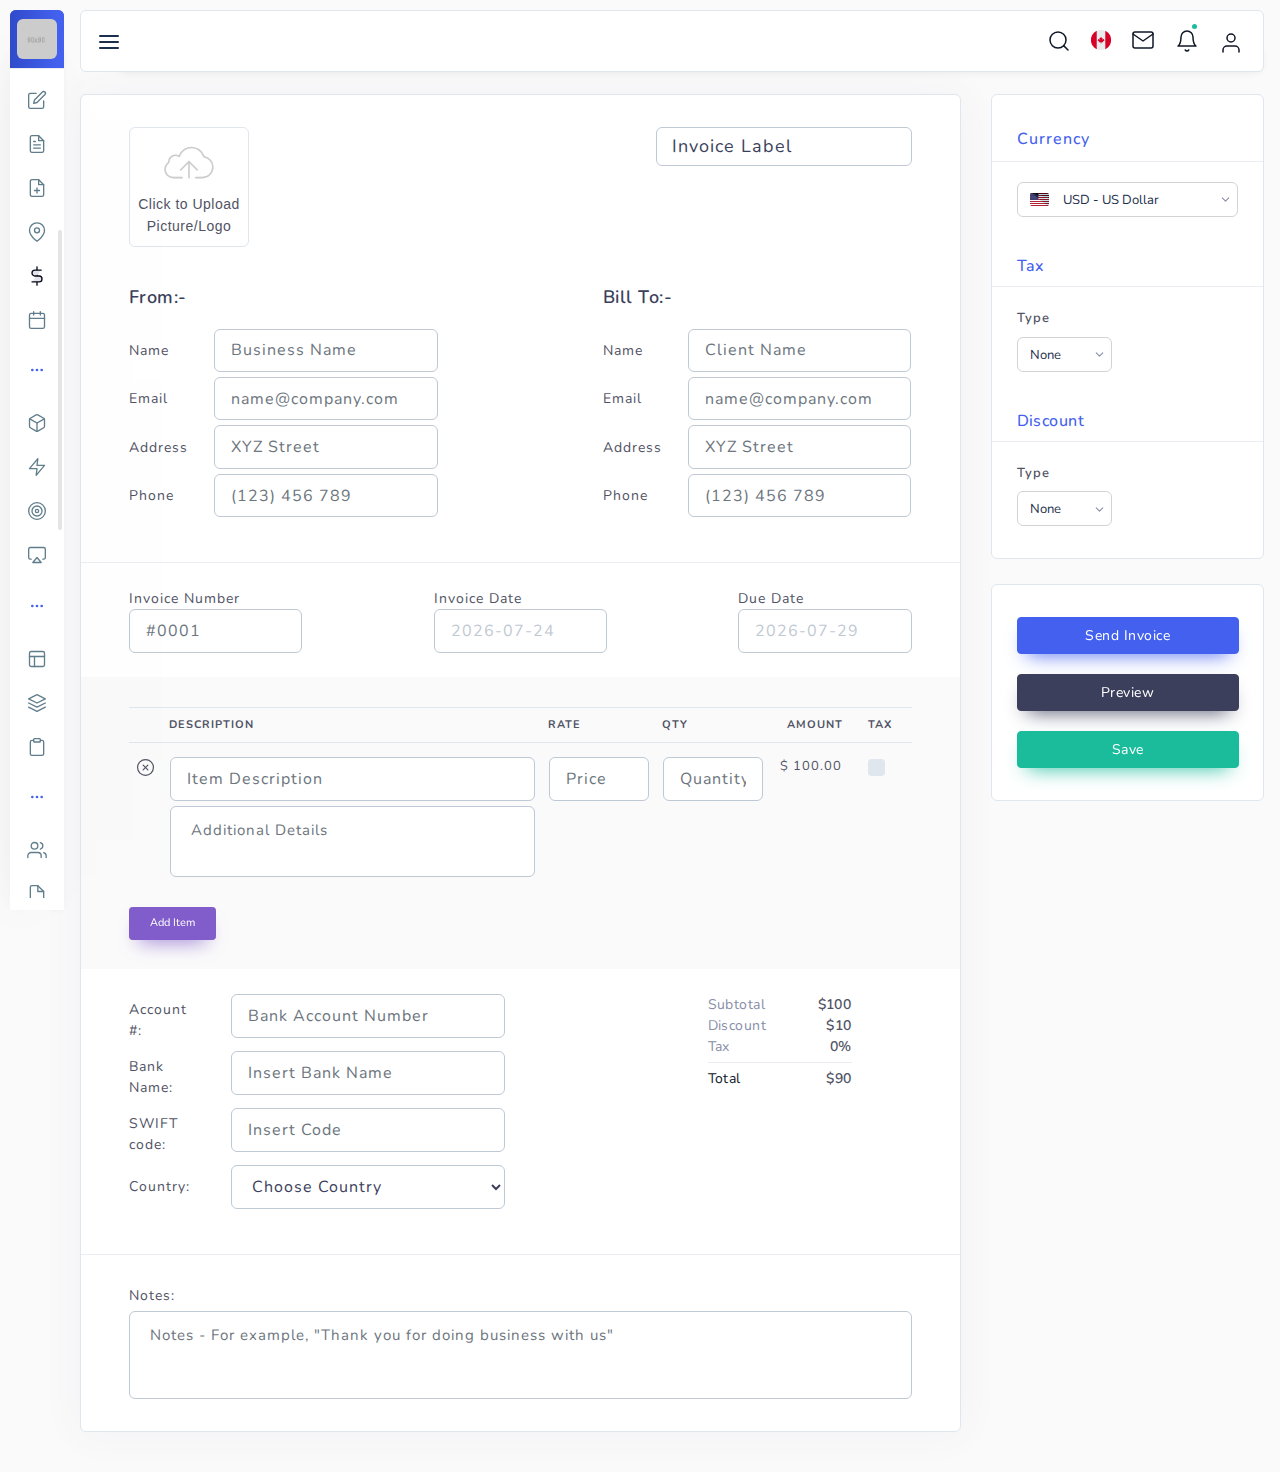
<file: collapsible-light-menu/apps_invoice-add.html>
<!DOCTYPE html>
<html lang="en">
<head>
    <meta charset="utf-8">
    <meta http-equiv="X-UA-Compatible" content="IE=edge">
    <meta name="viewport" content="width=device-width, initial-scale=1, maximum-scale=1, shrink-to-fit=no">
    <title>Invoice Add | CORK - Multipurpose Bootstrap Dashboard Template </title>
    <link rel="icon" type="image/x-icon" href="assets/img/favicon.ico"/>
    <!-- BEGIN GLOBAL MANDATORY STYLES -->
    <link href="https://fonts.googleapis.com/css?family=Nunito:400,600,700" rel="stylesheet">
    <link href="bootstrap/css/bootstrap.min.css" rel="stylesheet" type="text/css" />
    <link href="assets/css/plugins.css" rel="stylesheet" type="text/css" />
    <link href="plugins/perfect-scrollbar/perfect-scrollbar.css" rel="stylesheet" type="text/css" />
    <!-- END GLOBAL MANDATORY STYLES -->

    <!--  BEGIN CUSTOM STYLE FILE  -->
    <link href="assets/css/apps/invoice-add.css" rel="stylesheet" type="text/css" />
    <link rel="stylesheet" type="text/css" href="plugins/dropify/dropify.min.css">
    <link rel="stylesheet" type="text/css" href="assets/css/forms/theme-checkbox-radio.css">
    <link href="plugins/flatpickr/flatpickr.css" rel="stylesheet" type="text/css">
    <link href="plugins/flatpickr/custom-flatpickr.css" rel="stylesheet" type="text/css">
    <!--  END CUSTOM STYLE FILE  -->
    
</head>
<body class="alt-menu sidebar-noneoverflow">
    
    <!--  BEGIN NAVBAR  -->
    <div class="header-container fixed-top">
        <header class="header navbar navbar-expand-sm expand-header">
            <a href="javascript:void(0);" class="sidebarCollapse" data-placement="bottom"><svg xmlns="http://www.w3.org/2000/svg" width="24" height="24" viewBox="0 0 24 24" fill="none" stroke="currentColor" stroke-width="2" stroke-linecap="round" stroke-linejoin="round" class="feather feather-menu"><line x1="3" y1="12" x2="21" y2="12"></line><line x1="3" y1="6" x2="21" y2="6"></line><line x1="3" y1="18" x2="21" y2="18"></line></svg></a>

            <ul class="navbar-item flex-row ml-auto">

                <li class="nav-item align-self-center search-animated">
                    <svg xmlns="http://www.w3.org/2000/svg" width="24" height="24" viewBox="0 0 24 24" fill="none" stroke="currentColor" stroke-width="2" stroke-linecap="round" stroke-linejoin="round" class="feather feather-search toggle-search"><circle cx="11" cy="11" r="8"></circle><line x1="21" y1="21" x2="16.65" y2="16.65"></line></svg>
                    <form class="form-inline search-full form-inline search" role="search">
                        <div class="search-bar">
                            <input type="text" class="form-control search-form-control  ml-lg-auto" placeholder="Search...">
                        </div>
                    </form>
                </li>

                <li class="nav-item dropdown language-dropdown">
                    <a href="javascript:void(0);" class="nav-link dropdown-toggle" id="language-dropdown" data-toggle="dropdown" aria-haspopup="true" aria-expanded="false">
                        <img src="assets/img/ca.png" class="flag-width" alt="flag">
                    </a>
                    <div class="dropdown-menu position-absolute" aria-labelledby="language-dropdown">
                        <a class="dropdown-item d-flex" href="javascript:void(0);"><img src="assets/img/de.png" class="flag-width" alt="flag"> <span class="align-self-center">&nbsp;German</span></a>
                        <a class="dropdown-item d-flex" href="javascript:void(0);"><img src="assets/img/jp.png" class="flag-width" alt="flag"> <span class="align-self-center">&nbsp;Japanese</span></a>
                        <a class="dropdown-item d-flex" href="javascript:void(0);"><img src="assets/img/fr.png" class="flag-width" alt="flag"> <span class="align-self-center">&nbsp;French</span></a>
                        <a class="dropdown-item d-flex" href="javascript:void(0);"><img src="assets/img/ca.png" class="flag-width" alt="flag"> <span class="align-self-center">&nbsp;English</span></a>
                    </div>
                </li>
                
                <li class="nav-item dropdown message-dropdown">
                    <a href="javascript:void(0);" class="nav-link dropdown-toggle" id="messageDropdown" data-toggle="dropdown" aria-haspopup="true" aria-expanded="false">
                        <svg xmlns="http://www.w3.org/2000/svg" width="24" height="24" viewBox="0 0 24 24" fill="none" stroke="currentColor" stroke-width="2" stroke-linecap="round" stroke-linejoin="round" class="feather feather-mail"><path d="M4 4h16c1.1 0 2 .9 2 2v12c0 1.1-.9 2-2 2H4c-1.1 0-2-.9-2-2V6c0-1.1.9-2 2-2z"></path><polyline points="22,6 12,13 2,6"></polyline></svg>
                    </a>
                    <div class="dropdown-menu position-absolute" aria-labelledby="messageDropdown">
                        <div class="">
                            <a class="dropdown-item">
                                <div class="">

                                    <div class="media">
                                        <div class="user-img">
                                            <div class="avatar avatar-xl">
                                                <span class="avatar-title rounded-circle">KY</span>
                                            </div>
                                        </div>
                                        <div class="media-body">
                                            <div class="">
                                                <h5 class="usr-name">Kara Young</h5>
                                                <p class="msg-title">ACCOUNT UPDATE</p>
                                            </div>
                                        </div>
                                    </div>

                                </div>
                            </a>
                            <a class="dropdown-item">
                                <div class="">
                                    <div class="media">
                                        <div class="user-img">
                                            <img src="assets/img/90x90.jpg" class="img-fluid mr-2" alt="avatar">
                                        </div>
                                        <div class="media-body">
                                            <div class="">
                                                <h5 class="usr-name">Daisy Anderson</h5>
                                                <p class="msg-title">ACCOUNT UPDATE</p>
                                            </div>
                                        </div>
                                    </div>                                    
                                </div>
                            </a>
                            <a class="dropdown-item">
                                <div class="">

                                    <div class="media">
                                        <div class="user-img">
                                            <div class="avatar avatar-xl">
                                                <span class="avatar-title rounded-circle">OG</span>
                                            </div>
                                        </div>
                                        <div class="media-body">
                                            <div class="">
                                                <h5 class="usr-name">Oscar Garner</h5>
                                                <p class="msg-title">ACCOUNT UPDATE</p>
                                            </div>
                                        </div>
                                    </div>
                                    
                                </div>
                            </a>
                        </div>
                    </div>
                </li>

                <li class="nav-item dropdown notification-dropdown">
                    <a href="javascript:void(0);" class="nav-link dropdown-toggle" id="notificationDropdown" data-toggle="dropdown" aria-haspopup="true" aria-expanded="false">
                        <svg xmlns="http://www.w3.org/2000/svg" width="24" height="24" viewBox="0 0 24 24" fill="none" stroke="currentColor" stroke-width="2" stroke-linecap="round" stroke-linejoin="round" class="feather feather-bell"><path d="M18 8A6 6 0 0 0 6 8c0 7-3 9-3 9h18s-3-2-3-9"></path><path d="M13.73 21a2 2 0 0 1-3.46 0"></path></svg><span class="badge badge-success"></span>
                    </a>
                    <div class="dropdown-menu position-absolute" aria-labelledby="notificationDropdown">
                        <div class="notification-scroll">

                            <div class="dropdown-item">
                                <div class="media server-log">
                                    <svg xmlns="http://www.w3.org/2000/svg" width="24" height="24" viewBox="0 0 24 24" fill="none" stroke="currentColor" stroke-width="2" stroke-linecap="round" stroke-linejoin="round" class="feather feather-server"><rect x="2" y="2" width="20" height="8" rx="2" ry="2"></rect><rect x="2" y="14" width="20" height="8" rx="2" ry="2"></rect><line x1="6" y1="6" x2="6" y2="6"></line><line x1="6" y1="18" x2="6" y2="18"></line></svg>
                                    <div class="media-body">
                                        <div class="data-info">
                                            <h6 class="">Server Rebooted</h6>
                                            <p class="">45 min ago</p>
                                        </div>

                                        <div class="icon-status">
                                            <svg xmlns="http://www.w3.org/2000/svg" width="24" height="24" viewBox="0 0 24 24" fill="none" stroke="currentColor" stroke-width="2" stroke-linecap="round" stroke-linejoin="round" class="feather feather-x"><line x1="18" y1="6" x2="6" y2="18"></line><line x1="6" y1="6" x2="18" y2="18"></line></svg>
                                        </div>
                                    </div>
                                </div>
                            </div>

                            <div class="dropdown-item">
                                <div class="media ">
                                    <svg xmlns="http://www.w3.org/2000/svg" width="24" height="24" viewBox="0 0 24 24" fill="none" stroke="currentColor" stroke-width="2" stroke-linecap="round" stroke-linejoin="round" class="feather feather-heart"><path d="M20.84 4.61a5.5 5.5 0 0 0-7.78 0L12 5.67l-1.06-1.06a5.5 5.5 0 0 0-7.78 7.78l1.06 1.06L12 21.23l7.78-7.78 1.06-1.06a5.5 5.5 0 0 0 0-7.78z"></path></svg>
                                    <div class="media-body">
                                        <div class="data-info">
                                            <h6 class="">Licence Expiring Soon</h6>
                                            <p class="">8 hrs ago</p>
                                        </div>

                                        <div class="icon-status">
                                            <svg xmlns="http://www.w3.org/2000/svg" width="24" height="24" viewBox="0 0 24 24" fill="none" stroke="currentColor" stroke-width="2" stroke-linecap="round" stroke-linejoin="round" class="feather feather-x"><line x1="18" y1="6" x2="6" y2="18"></line><line x1="6" y1="6" x2="18" y2="18"></line></svg>
                                        </div>
                                    </div>
                                </div>
                            </div>

                            <div class="dropdown-item">
                                <div class="media file-upload">
                                    <svg xmlns="http://www.w3.org/2000/svg" width="24" height="24" viewBox="0 0 24 24" fill="none" stroke="currentColor" stroke-width="2" stroke-linecap="round" stroke-linejoin="round" class="feather feather-file-text"><path d="M14 2H6a2 2 0 0 0-2 2v16a2 2 0 0 0 2 2h12a2 2 0 0 0 2-2V8z"></path><polyline points="14 2 14 8 20 8"></polyline><line x1="16" y1="13" x2="8" y2="13"></line><line x1="16" y1="17" x2="8" y2="17"></line><polyline points="10 9 9 9 8 9"></polyline></svg>
                                    <div class="media-body">
                                        <div class="data-info">
                                            <h6 class="">Kelly Portfolio.pdf</h6>
                                            <p class="">670 kb</p>
                                        </div>

                                        <div class="icon-status">
                                            <svg xmlns="http://www.w3.org/2000/svg" width="24" height="24" viewBox="0 0 24 24" fill="none" stroke="currentColor" stroke-width="2" stroke-linecap="round" stroke-linejoin="round" class="feather feather-check"><polyline points="20 6 9 17 4 12"></polyline></svg>
                                        </div>
                                    </div>
                                </div>
                            </div>
                        </div>
                    </div>
                </li>

                <li class="nav-item dropdown user-profile-dropdown  order-lg-0 order-1">
                    <a href="javascript:void(0);" class="nav-link dropdown-toggle user" id="userProfileDropdown" data-toggle="dropdown" aria-haspopup="true" aria-expanded="false">
                        <svg xmlns="http://www.w3.org/2000/svg" width="24" height="24" viewBox="0 0 24 24" fill="none" stroke="currentColor" stroke-width="2" stroke-linecap="round" stroke-linejoin="round" class="feather feather-user"><path d="M20 21v-2a4 4 0 0 0-4-4H8a4 4 0 0 0-4 4v2"></path><circle cx="12" cy="7" r="4"></circle></svg>
                    </a>
                    <div class="dropdown-menu position-absolute" aria-labelledby="userProfileDropdown">
                        <div class="user-profile-section">
                            <div class="media mx-auto">
                                <img src="assets/img/90x90.jpg" class="img-fluid mr-2" alt="avatar">
                                <div class="media-body">
                                    <h5>Shaun Park</h5>
                                    <p>Project Leader</p>
                                </div>
                            </div>
                        </div>
                        <div class="dropdown-item">
                            <a href="user_profile.html">
                                <svg xmlns="http://www.w3.org/2000/svg" width="24" height="24" viewBox="0 0 24 24" fill="none" stroke="currentColor" stroke-width="2" stroke-linecap="round" stroke-linejoin="round" class="feather feather-user"><path d="M20 21v-2a4 4 0 0 0-4-4H8a4 4 0 0 0-4 4v2"></path><circle cx="12" cy="7" r="4"></circle></svg> <span>Profile</span>
                            </a>
                        </div>
                        <div class="dropdown-item">
                            <a href="apps_mailbox.html">
                                <svg xmlns="http://www.w3.org/2000/svg" width="24" height="24" viewBox="0 0 24 24" fill="none" stroke="currentColor" stroke-width="2" stroke-linecap="round" stroke-linejoin="round" class="feather feather-inbox"><polyline points="22 12 16 12 14 15 10 15 8 12 2 12"></polyline><path d="M5.45 5.11L2 12v6a2 2 0 0 0 2 2h16a2 2 0 0 0 2-2v-6l-3.45-6.89A2 2 0 0 0 16.76 4H7.24a2 2 0 0 0-1.79 1.11z"></path></svg> <span>Inbox</span>
                            </a>
                        </div>
                        <div class="dropdown-item">
                            <a href="auth_lockscreen.html">
                                <svg xmlns="http://www.w3.org/2000/svg" width="24" height="24" viewBox="0 0 24 24" fill="none" stroke="currentColor" stroke-width="2" stroke-linecap="round" stroke-linejoin="round" class="feather feather-lock"><rect x="3" y="11" width="18" height="11" rx="2" ry="2"></rect><path d="M7 11V7a5 5 0 0 1 10 0v4"></path></svg> <span>Lock Screen</span>
                            </a>
                        </div>
                        <div class="dropdown-item">
                            <a href="auth_login.html">
                                <svg xmlns="http://www.w3.org/2000/svg" width="24" height="24" viewBox="0 0 24 24" fill="none" stroke="currentColor" stroke-width="2" stroke-linecap="round" stroke-linejoin="round" class="feather feather-log-out"><path d="M9 21H5a2 2 0 0 1-2-2V5a2 2 0 0 1 2-2h4"></path><polyline points="16 17 21 12 16 7"></polyline><line x1="21" y1="12" x2="9" y2="12"></line></svg> <span>Log Out</span>
                            </a>
                        </div>
                    </div>
                </li>
            </ul>
        </header>
    </div>
    <!--  END NAVBAR  -->

    <!--  BEGIN MAIN CONTAINER  -->
    <div class="main-container sidebar-closed sbar-open" id="container">

        <div class="overlay"></div>
        <div class="cs-overlay"></div>
        <div class="search-overlay"></div>

        <!--  BEGIN SIDEBAR  -->
        <div class="sidebar-wrapper sidebar-theme">
            
            <nav id="sidebar">

                <ul class="navbar-nav theme-brand flex-row  text-center">
                    <li class="nav-item theme-logo">
                        <a href="index.html">
                            <img src="assets/img/90x90.jpg" class="navbar-logo" alt="logo">
                        </a>
                    </li>
                    <li class="nav-item theme-text">
                        <a href="index.html" class="nav-link"> CORK </a>
                    </li>
                </ul>

                <ul class="list-unstyled menu-categories" id="accordionExample">
                    <li class="menu">
                        <a href="#dashboard" data-toggle="collapse" aria-expanded="false" class="dropdown-toggle">
                            <div class="">
                                <svg xmlns="http://www.w3.org/2000/svg" width="24" height="24" viewBox="0 0 24 24" fill="none" stroke="currentColor" stroke-width="2" stroke-linecap="round" stroke-linejoin="round" class="feather feather-home"><path d="M3 9l9-7 9 7v11a2 2 0 0 1-2 2H5a2 2 0 0 1-2-2z"></path><polyline points="9 22 9 12 15 12 15 22"></polyline></svg>
                                <span>Dashboard</span>
                            </div>
                            <div>
                                <svg xmlns="http://www.w3.org/2000/svg" width="24" height="24" viewBox="0 0 24 24" fill="none" stroke="currentColor" stroke-width="2" stroke-linecap="round" stroke-linejoin="round" class="feather feather-chevron-right"><polyline points="9 18 15 12 9 6"></polyline></svg>
                            </div>
                        </a>
                        <ul class="collapse submenu list-unstyled" id="dashboard" data-parent="#accordionExample">
                            <li>
                                <a href="index.html"> Analytics </a>
                            </li>
                            <li>
                                <a href="index2.html"> Sales </a>
                            </li>
                        </ul>
                    </li>

                    <li class="menu menu-heading">
                        <div class="heading"><svg xmlns="http://www.w3.org/2000/svg" width="24" height="24" viewBox="0 0 24 24" fill="none" stroke="currentColor" stroke-width="2" stroke-linecap="round" stroke-linejoin="round" class="feather feather-more-horizontal"><circle cx="12" cy="12" r="1"></circle><circle cx="19" cy="12" r="1"></circle><circle cx="5" cy="12" r="1"></circle></svg><span>APPLICATIONS</span></div>
                    </li>

                    <li class="menu">
                        <a href="apps_chat.html" aria-expanded="false" class="dropdown-toggle">
                            <div class="">
                                <svg xmlns="http://www.w3.org/2000/svg" width="24" height="24" viewBox="0 0 24 24" fill="none" stroke="currentColor" stroke-width="2" stroke-linecap="round" stroke-linejoin="round" class="feather feather-message-square"><path d="M21 15a2 2 0 0 1-2 2H7l-4 4V5a2 2 0 0 1 2-2h14a2 2 0 0 1 2 2z"></path></svg>
                                <span>Chat</span>
                            </div>
                        </a>
                    </li>

                    <li class="menu">
                        <a href="apps_mailbox.html" aria-expanded="false" class="dropdown-toggle">
                            <div class="">
                                <svg xmlns="http://www.w3.org/2000/svg" width="24" height="24" viewBox="0 0 24 24" fill="none" stroke="currentColor" stroke-width="2" stroke-linecap="round" stroke-linejoin="round" class="feather feather-mail"><path d="M4 4h16c1.1 0 2 .9 2 2v12c0 1.1-.9 2-2 2H4c-1.1 0-2-.9-2-2V6c0-1.1.9-2 2-2z"></path><polyline points="22,6 12,13 2,6"></polyline></svg>
                                <span>Mailbox</span>
                            </div>
                        </a>
                    </li>

                    <li class="menu">
                        <a href="apps_todoList.html" aria-expanded="false" class="dropdown-toggle">
                            <div class="">
                                <svg xmlns="http://www.w3.org/2000/svg" width="24" height="24" viewBox="0 0 24 24" fill="none" stroke="currentColor" stroke-width="2" stroke-linecap="round" stroke-linejoin="round" class="feather feather-edit"><path d="M11 4H4a2 2 0 0 0-2 2v14a2 2 0 0 0 2 2h14a2 2 0 0 0 2-2v-7"></path><path d="M18.5 2.5a2.121 2.121 0 0 1 3 3L12 15l-4 1 1-4 9.5-9.5z"></path></svg>
                                <span>Todo List</span>
                            </div>
                        </a>
                    </li>

                    <li class="menu">
                        <a href="apps_notes.html" aria-expanded="false" class="dropdown-toggle">
                            <div class="">
                                <svg xmlns="http://www.w3.org/2000/svg" width="24" height="24" viewBox="0 0 24 24" fill="none" stroke="currentColor" stroke-width="2" stroke-linecap="round" stroke-linejoin="round" class="feather feather-file-text"><path d="M14 2H6a2 2 0 0 0-2 2v16a2 2 0 0 0 2 2h12a2 2 0 0 0 2-2V8z"></path><polyline points="14 2 14 8 20 8"></polyline><line x1="16" y1="13" x2="8" y2="13"></line><line x1="16" y1="17" x2="8" y2="17"></line><polyline points="10 9 9 9 8 9"></polyline></svg>
                                <span>Notes</span>
                            </div>
                        </a>
                    </li>

                    <li class="menu">
                        <a href="apps_scrumboard.html" aria-expanded="false" class="dropdown-toggle">
                            <div class="">
                                <svg xmlns="http://www.w3.org/2000/svg" width="24" height="24" viewBox="0 0 24 24" fill="none" stroke="currentColor" stroke-width="2" stroke-linecap="round" stroke-linejoin="round" class="feather feather-file-plus"><path d="M14 2H6a2 2 0 0 0-2 2v16a2 2 0 0 0 2 2h12a2 2 0 0 0 2-2V8z"></path><polyline points="14 2 14 8 20 8"></polyline><line x1="12" y1="18" x2="12" y2="12"></line><line x1="9" y1="15" x2="15" y2="15"></line></svg>
                                <span>Scrumboard</span>
                            </div>
                        </a>
                    </li>

                    <li class="menu">
                        <a href="apps_contacts.html" aria-expanded="false" class="dropdown-toggle">
                            <div class="">
                                <svg xmlns="http://www.w3.org/2000/svg" width="24" height="24" viewBox="0 0 24 24" fill="none" stroke="currentColor" stroke-width="2" stroke-linecap="round" stroke-linejoin="round" class="feather feather-map-pin"><path d="M21 10c0 7-9 13-9 13s-9-6-9-13a9 9 0 0 1 18 0z"></path><circle cx="12" cy="10" r="3"></circle></svg>
                                <span>Contacts</span>
                            </div>
                        </a>
                    </li>

                    <li class="menu active">
                        <a href="#invoice" data-toggle="collapse" aria-expanded="true" class="dropdown-toggle">
                            <div class="">
                                <svg xmlns="http://www.w3.org/2000/svg" width="24" height="24" viewBox="0 0 24 24" fill="none" stroke="currentColor" stroke-width="2" stroke-linecap="round" stroke-linejoin="round" class="feather feather-dollar-sign"><line x1="12" y1="1" x2="12" y2="23"></line><path d="M17 5H9.5a3.5 3.5 0 0 0 0 7h5a3.5 3.5 0 0 1 0 7H6"></path></svg>
                                <span>Invoice</span>
                            </div>
                            <div>
                                <svg xmlns="http://www.w3.org/2000/svg" width="24" height="24" viewBox="0 0 24 24" fill="none" stroke="currentColor" stroke-width="2" stroke-linecap="round" stroke-linejoin="round" class="feather feather-chevron-right"><polyline points="9 18 15 12 9 6"></polyline></svg>
                            </div>
                        </a>
                        <ul class="collapse submenu list-unstyled" id="invoice" data-parent="#accordionExample">
                            <li>
                                <a href="apps_invoice-list.html"> List </a>
                            </li>
                            <li>
                                <a href="apps_invoice-preview.html"> Preview </a>
                            </li>
                            <li class="active">
                                <a href="apps_invoice-add.html"> Add </a>
                            </li>
                            <li>
                                <a href="apps_invoice-edit.html"> Edit </a>
                            </li>                            
                        </ul>
                    </li>

                    <li class="menu">
                        <a href="apps_calendar.html" aria-expanded="false" class="dropdown-toggle">
                            <div class="">
                                <svg xmlns="http://www.w3.org/2000/svg" width="24" height="24" viewBox="0 0 24 24" fill="none" stroke="currentColor" stroke-width="2" stroke-linecap="round" stroke-linejoin="round" class="feather feather-calendar"><rect x="3" y="4" width="18" height="18" rx="2" ry="2"></rect><line x1="16" y1="2" x2="16" y2="6"></line><line x1="8" y1="2" x2="8" y2="6"></line><line x1="3" y1="10" x2="21" y2="10"></line></svg>
                                <span>Calendar</span>
                            </div>
                        </a>
                    </li>

                    <li class="menu menu-heading">
                        <div class="heading"><svg xmlns="http://www.w3.org/2000/svg" width="24" height="24" viewBox="0 0 24 24" fill="none" stroke="currentColor" stroke-width="2" stroke-linecap="round" stroke-linejoin="round" class="feather feather-more-horizontal"><circle cx="12" cy="12" r="1"></circle><circle cx="19" cy="12" r="1"></circle><circle cx="5" cy="12" r="1"></circle></svg><span>USER INTERFACE</span></div>
                    </li>

                    <li class="menu">
                        <a href="#components" data-toggle="collapse" aria-expanded="false" class="dropdown-toggle">
                            <div class="">
                                <svg xmlns="http://www.w3.org/2000/svg" width="24" height="24" viewBox="0 0 24 24" fill="none" stroke="currentColor" stroke-width="2" stroke-linecap="round" stroke-linejoin="round" class="feather feather-box"><path d="M21 16V8a2 2 0 0 0-1-1.73l-7-4a2 2 0 0 0-2 0l-7 4A2 2 0 0 0 3 8v8a2 2 0 0 0 1 1.73l7 4a2 2 0 0 0 2 0l7-4A2 2 0 0 0 21 16z"></path><polyline points="3.27 6.96 12 12.01 20.73 6.96"></polyline><line x1="12" y1="22.08" x2="12" y2="12"></line></svg>
                                <span>Components</span>
                            </div>
                            <div>
                                <svg xmlns="http://www.w3.org/2000/svg" width="24" height="24" viewBox="0 0 24 24" fill="none" stroke="currentColor" stroke-width="2" stroke-linecap="round" stroke-linejoin="round" class="feather feather-chevron-right"><polyline points="9 18 15 12 9 6"></polyline></svg>
                            </div>
                        </a>
                        <ul class="collapse submenu list-unstyled" id="components" data-parent="#accordionExample">
                            <li>
                                <a href="component_tabs.html"> Tabs </a>
                            </li>
                            <li>
                                <a href="component_accordion.html"> Accordions  </a>
                            </li>
                            <li>
                                <a href="component_modal.html"> Modals </a>
                            </li>                            
                            <li>
                                <a href="component_cards.html"> Cards </a>
                            </li>
                            <li>
                                <a href="component_bootstrap_carousel.html">Carousel</a>
                            </li>
                            <li>
                                <a href="component_blockui.html"> Block UI </a>
                            </li>
                            <li>
                                <a href="component_countdown.html"> Countdown </a>
                            </li>
                            <li>
                                <a href="component_counter.html"> Counter </a>
                            </li>
                            <li>
                                <a href="component_sweetalert.html"> Sweet Alerts </a>
                            </li>
                            <li>
                                <a href="component_timeline.html"> Timeline </a>
                            </li>
                            <li>
                                <a href="component_snackbar.html"> Notifications </a>
                            </li>
                            <li>
                                <a href="component_session_timeout.html"> Session Timeout </a>
                            </li>
                            <li>
                                <a href="component_media_object.html"> Media Object </a>
                            </li>
                            <li>
                                <a href="component_list_group.html"> List Group </a>
                            </li>
                            <li>
                                <a href="component_pricing_table.html"> Pricing Tables </a>
                            </li>
                            <li>
                                <a href="component_lightbox.html"> Lightbox </a>
                            </li>
                        </ul>
                    </li>

                    <li class="menu">
                        <a href="#elements" data-toggle="collapse" aria-expanded="false" class="dropdown-toggle">
                            <div class="">
                                <svg xmlns="http://www.w3.org/2000/svg" width="24" height="24" viewBox="0 0 24 24" fill="none" stroke="currentColor" stroke-width="2" stroke-linecap="round" stroke-linejoin="round" class="feather feather-zap"><polygon points="13 2 3 14 12 14 11 22 21 10 12 10 13 2"></polygon></svg>
                                <span>Elements</span>
                            </div>
                            <div>
                                <svg xmlns="http://www.w3.org/2000/svg" width="24" height="24" viewBox="0 0 24 24" fill="none" stroke="currentColor" stroke-width="2" stroke-linecap="round" stroke-linejoin="round" class="feather feather-chevron-right"><polyline points="9 18 15 12 9 6"></polyline></svg>
                            </div>
                        </a>
                        <ul class="collapse submenu list-unstyled" id="elements" data-parent="#accordionExample">
                            <li>
                                <a href="element_alerts.html"> Alerts </a>
                            </li>
                            <li>
                                <a href="element_avatar.html"> Avatar </a>
                            </li>
                            <li>
                                <a href="element_badges.html"> Badges </a>
                            </li>
                            <li>
                                <a href="element_breadcrumbs.html"> Breadcrumbs </a>
                            </li>                            
                            <li>
                                <a href="element_buttons.html"> Buttons </a>
                            </li>
                            <li>
                                <a href="element_buttons_group.html"> Button Groups </a>
                            </li>
                            <li>
                                <a href="element_color_library.html"> Color Library </a>
                            </li>
                            <li>
                                <a href="element_dropdown.html"> Dropdown </a>
                            </li>
                            <li>
                                <a href="element_infobox.html"> Infobox </a>
                            </li>
                            <li>
                                <a href="element_jumbotron.html"> Jumbotron </a>
                            </li>
                            <li>
                                <a href="element_loader.html"> Loader </a>
                            </li>
                            <li>
                                <a href="element_pagination.html"> Pagination </a>
                            </li>
                            <li>
                                <a href="element_popovers.html"> Popovers </a>
                            </li>
                            <li>
                                <a href="element_progress_bar.html"> Progress Bar </a>
                            </li>
                            <li>
                                <a href="element_search.html"> Search </a>
                            </li>
                            <li>
                                <a href="element_tooltips.html"> Tooltips </a>
                            </li>
                            <li>
                                <a href="element_treeview.html"> Treeview </a>
                            </li>
                            <li>
                                <a href="element_typography.html"> Typography </a>
                            </li>
                        </ul>
                    </li>

                    <li class="menu">
                        <a href="fonticons.html" aria-expanded="false" class="dropdown-toggle">
                            <div class="">
                                <svg xmlns="http://www.w3.org/2000/svg" width="24" height="24" viewBox="0 0 24 24" fill="none" stroke="currentColor" stroke-width="2" stroke-linecap="round" stroke-linejoin="round" class="feather feather-target"><circle cx="12" cy="12" r="10"></circle><circle cx="12" cy="12" r="6"></circle><circle cx="12" cy="12" r="2"></circle></svg>
                                <span>Font Icons</span>
                            </div>
                        </a>
                    </li>

                    <li class="menu">
                        <a href="widgets.html" aria-expanded="false" class="dropdown-toggle">
                            <div class="">
                                <svg xmlns="http://www.w3.org/2000/svg" width="24" height="24" viewBox="0 0 24 24" fill="none" stroke="currentColor" stroke-width="2" stroke-linecap="round" stroke-linejoin="round" class="feather feather-airplay"><path d="M5 17H4a2 2 0 0 1-2-2V5a2 2 0 0 1 2-2h16a2 2 0 0 1 2 2v10a2 2 0 0 1-2 2h-1"></path><polygon points="12 15 17 21 7 21 12 15"></polygon></svg>
                                <span>Widgets</span>
                            </div>
                        </a>
                    </li>

                    <li class="menu menu-heading">
                        <div class="heading"><svg xmlns="http://www.w3.org/2000/svg" width="24" height="24" viewBox="0 0 24 24" fill="none" stroke="currentColor" stroke-width="2" stroke-linecap="round" stroke-linejoin="round" class="feather feather-more-horizontal"><circle cx="12" cy="12" r="1"></circle><circle cx="19" cy="12" r="1"></circle><circle cx="5" cy="12" r="1"></circle></svg><span>TABLES AND FORMS</span></div>
                    </li>

                    <li class="menu">
                        <a href="table_basic.html" aria-expanded="false" class="dropdown-toggle">
                            <div class="">
                                <svg xmlns="http://www.w3.org/2000/svg" width="24" height="24" viewBox="0 0 24 24" fill="none" stroke="currentColor" stroke-width="2" stroke-linecap="round" stroke-linejoin="round" class="feather feather-layout"><rect x="3" y="3" width="18" height="18" rx="2" ry="2"></rect><line x1="3" y1="9" x2="21" y2="9"></line><line x1="9" y1="21" x2="9" y2="9"></line></svg>
                                <span>Tables</span>
                            </div>
                        </a>
                    </li>

                    <li class="menu">
                        <a href="#datatables" data-toggle="collapse" aria-expanded="false" class="dropdown-toggle">
                            <div class="">
                                <svg xmlns="http://www.w3.org/2000/svg" width="24" height="24" viewBox="0 0 24 24" fill="none" stroke="currentColor" stroke-width="2" stroke-linecap="round" stroke-linejoin="round" class="feather feather-layers"><polygon points="12 2 2 7 12 12 22 7 12 2"></polygon><polyline points="2 17 12 22 22 17"></polyline><polyline points="2 12 12 17 22 12"></polyline></svg>
                                <span>DataTables</span>
                            </div>
                            <div>
                                <svg xmlns="http://www.w3.org/2000/svg" width="24" height="24" viewBox="0 0 24 24" fill="none" stroke="currentColor" stroke-width="2" stroke-linecap="round" stroke-linejoin="round" class="feather feather-chevron-right"><polyline points="9 18 15 12 9 6"></polyline></svg>
                            </div>
                        </a>
                        <ul class="collapse submenu list-unstyled" id="datatables" data-parent="#accordionExample">
                            <li>
                                <a href="table_dt_basic.html"> Basic </a>
                            </li>
                            <li>
                                <a href="table_dt_striped_table.html"> Striped Table </a>
                            </li>
                            <li>
                                <a href="table_dt_ordering_sorting.html"> Order Sorting </a>
                            </li>
                            <li>
                                <a href="table_dt_multi-column_ordering.html"> Multi-Column </a>
                            </li>
                            <li>
                                <a href="table_dt_multiple_tables.html"> Multiple Tables</a>
                            </li>
                            <li>
                                <a href="table_dt_alternative_pagination.html"> Alt. Pagination</a>
                            </li>
                            <li>
                                <a href="table_dt_custom.html"> Custom </a>
                            </li>
                            <li>
                                <a href="table_dt_range_search.html"> Range Search </a>
                            </li>
                            <li>
                                <a href="table_dt_html5.html"> HTML5 Export </a>
                            </li>
                            <li>
                                <a href="table_dt_live_dom_ordering.html"> Live DOM ordering </a>
                            </li>
                            <li>
                                <a href="table_dt_miscellaneous.html"> Miscellaneous </a>
                            </li>
                        </ul>
                    </li>

                    <li class="menu">
                        <a href="#forms" data-toggle="collapse" aria-expanded="false" class="dropdown-toggle">
                            <div class="">
                                <svg xmlns="http://www.w3.org/2000/svg" width="24" height="24" viewBox="0 0 24 24" fill="none" stroke="currentColor" stroke-width="2" stroke-linecap="round" stroke-linejoin="round" class="feather feather-clipboard"><path d="M16 4h2a2 2 0 0 1 2 2v14a2 2 0 0 1-2 2H6a2 2 0 0 1-2-2V6a2 2 0 0 1 2-2h2"></path><rect x="8" y="2" width="8" height="4" rx="1" ry="1"></rect></svg>
                                <span>Forms</span>
                            </div>
                            <div>
                                <svg xmlns="http://www.w3.org/2000/svg" width="24" height="24" viewBox="0 0 24 24" fill="none" stroke="currentColor" stroke-width="2" stroke-linecap="round" stroke-linejoin="round" class="feather feather-chevron-right"><polyline points="9 18 15 12 9 6"></polyline></svg>
                            </div>
                        </a>
                        <ul class="collapse submenu list-unstyled" id="forms" data-parent="#accordionExample">
                            <li>
                                <a href="form_bootstrap_basic.html"> Basic </a>
                            </li>
                            <li>
                                <a href="form_input_group_basic.html"> Input Group </a>
                            </li>
                            <li>
                                <a href="form_layouts.html"> Layouts </a>
                            </li>
                            <li>
                                <a href="form_validation.html"> Validation </a>
                            </li>
                            <li>
                                <a href="form_input_mask.html"> Input Mask </a>
                            </li>
                            <li>
                                <a href="form_bootstrap_select.html"> Bootstrap Select </a>
                            </li>
                            <li>
                                <a href="form_select2.html"> Select2 </a>
                            </li>
                            <li>
                                <a href="form_bootstrap_touchspin.html"> TouchSpin </a>
                            </li>
                            <li>
                                <a href="form_maxlength.html"> Maxlength </a>
                            </li>                          
                            <li>
                                <a href="form_checkbox_radio.html"> Checkbox &amp; Radio </a>
                            </li>                            
                            <li>
                                <a href="form_switches.html"> Switches </a>
                            </li>
                            <li>
                                <a href="form_wizard.html"> Wizards </a>
                            </li>
                            <li>
                                <a href="form_fileupload.html"> File Upload </a>
                            </li>
                            <li>
                                <a href="form_quill.html"> Quill Editor </a>
                            </li>
                            <li>
                                <a href="form_markdown.html"> Markdown Editor </a>
                            </li>
                            <li>
                                <a href="form_date_range_picker.html"> Date &amp; Range Picker </a>
                            </li>
                            <li>
                                <a href="form_clipboard.html"> Clipboard </a>
                            </li>
                            <li>
                                <a href="form_typeahead.html"> Typeahead </a>
                            </li>
                        </ul>
                    </li>
                    
                    <li class="menu menu-heading">
                        <div class="heading"><svg xmlns="http://www.w3.org/2000/svg" width="24" height="24" viewBox="0 0 24 24" fill="none" stroke="currentColor" stroke-width="2" stroke-linecap="round" stroke-linejoin="round" class="feather feather-more-horizontal"><circle cx="12" cy="12" r="1"></circle><circle cx="19" cy="12" r="1"></circle><circle cx="5" cy="12" r="1"></circle></svg><span>USER AND PAGES</span></div>
                    </li>                    

                    <li class="menu">
                        <a href="#users" data-toggle="collapse" aria-expanded="false" class="dropdown-toggle">
                            <div class="">
                                <svg xmlns="http://www.w3.org/2000/svg" width="24" height="24" viewBox="0 0 24 24" fill="none" stroke="currentColor" stroke-width="2" stroke-linecap="round" stroke-linejoin="round" class="feather feather-users"><path d="M17 21v-2a4 4 0 0 0-4-4H5a4 4 0 0 0-4 4v2"></path><circle cx="9" cy="7" r="4"></circle><path d="M23 21v-2a4 4 0 0 0-3-3.87"></path><path d="M16 3.13a4 4 0 0 1 0 7.75"></path></svg>
                                <span>Users</span>
                            </div>
                            <div>
                                <svg xmlns="http://www.w3.org/2000/svg" width="24" height="24" viewBox="0 0 24 24" fill="none" stroke="currentColor" stroke-width="2" stroke-linecap="round" stroke-linejoin="round" class="feather feather-chevron-right"><polyline points="9 18 15 12 9 6"></polyline></svg>
                            </div>
                        </a>
                        <ul class="collapse submenu list-unstyled" id="users" data-parent="#accordionExample">
                            <li>
                                <a href="user_profile.html"> Profile </a>
                            </li>
                            <li>
                                <a href="user_account_setting.html"> Account Settings </a>
                            </li>
                        </ul>
                    </li>

                    <li class="menu">
                        <a href="#pages" data-toggle="collapse" aria-expanded="false" class="dropdown-toggle">
                            <div class="">
                                <svg xmlns="http://www.w3.org/2000/svg" width="24" height="24" viewBox="0 0 24 24" fill="none" stroke="currentColor" stroke-width="2" stroke-linecap="round" stroke-linejoin="round" class="feather feather-file"><path d="M13 2H6a2 2 0 0 0-2 2v16a2 2 0 0 0 2 2h12a2 2 0 0 0 2-2V9z"></path><polyline points="13 2 13 9 20 9"></polyline></svg>
                                <span>Pages</span>
                            </div>
                            <div>
                                <svg xmlns="http://www.w3.org/2000/svg" width="24" height="24" viewBox="0 0 24 24" fill="none" stroke="currentColor" stroke-width="2" stroke-linecap="round" stroke-linejoin="round" class="feather feather-chevron-right"><polyline points="9 18 15 12 9 6"></polyline></svg>
                            </div>
                        </a>
                        <ul class="collapse submenu list-unstyled" id="pages" data-parent="#accordionExample">
                            <li>
                                <a href="pages_helpdesk.html"> Helpdesk </a>
                            </li>
                            <li>
                                <a href="pages_contact_us.html"> Contact Form </a>
                            </li>
                            <li>
                                <a href="pages_faq.html"> FAQ </a>
                            </li>
                            <li>
                                <a href="pages_faq2.html"> FAQ 2 </a>
                            </li>
                            <li>
                                <a href="pages_privacy.html"> Privacy Policy </a>
                            </li>
                            <li>
                                <a href="pages_coming_soon.html" target="_blank"> Coming Soon </a>
                            </li>
                            <li>
                                <a href="#pages-error" data-toggle="collapse" aria-expanded="false" class="dropdown-toggle"> Error <svg xmlns="http://www.w3.org/2000/svg" width="24" height="24" viewBox="0 0 24 24" fill="none" stroke="currentColor" stroke-width="2" stroke-linecap="round" stroke-linejoin="round" class="feather feather-chevron-right"><polyline points="9 18 15 12 9 6"></polyline></svg> </a>
                                <ul class="collapse list-unstyled sub-submenu" id="pages-error" data-parent="#pages"> 
                                    <li>
                                        <a href="pages_error404.html" target="_blank"> 404 </a>
                                    </li>
                                    <li>
                                        <a href="pages_error500.html" target="_blank"> 500 </a>
                                    </li>
                                    <li>
                                        <a href="pages_error503.html" target="_blank"> 503 </a>
                                    </li>
                                    <li>
                                        <a href="pages_maintenence.html" target="_blank"> Maintanence </a>
                                    </li>
                                </ul>
                            </li>
                        </ul>
                    </li>

                    <li class="menu menu-heading">
                        <div class="heading"><svg xmlns="http://www.w3.org/2000/svg" width="24" height="24" viewBox="0 0 24 24" fill="none" stroke="currentColor" stroke-width="2" stroke-linecap="round" stroke-linejoin="round" class="feather feather-more-horizontal"><circle cx="12" cy="12" r="1"></circle><circle cx="19" cy="12" r="1"></circle><circle cx="5" cy="12" r="1"></circle></svg><span>EXTRA ELEMENTS</span></div>
                    </li>

                    <li class="menu">
                        <a href="#authentication" data-toggle="collapse" aria-expanded="false" class="dropdown-toggle">
                            <div class="">
                                <svg xmlns="http://www.w3.org/2000/svg" width="24" height="24" viewBox="0 0 24 24" fill="none" stroke="currentColor" stroke-width="2" stroke-linecap="round" stroke-linejoin="round" class="feather feather-lock"><rect x="3" y="11" width="18" height="11" rx="2" ry="2"></rect><path d="M7 11V7a5 5 0 0 1 10 0v4"></path></svg>
                                <span>Authentication</span>
                            </div>
                            <div>
                                <svg xmlns="http://www.w3.org/2000/svg" width="24" height="24" viewBox="0 0 24 24" fill="none" stroke="currentColor" stroke-width="2" stroke-linecap="round" stroke-linejoin="round" class="feather feather-chevron-right"><polyline points="9 18 15 12 9 6"></polyline></svg>
                            </div>
                        </a>
                        <ul class="collapse submenu list-unstyled" id="authentication" data-parent="#accordionExample">
                            <li>
                                <a href="auth_login_boxed.html" target="_blank"> Login Boxed </a>
                            </li>
                            <li>
                                <a href="auth_register_boxed.html" target="_blank"> Register Boxed </a>
                            </li>
                            <li>
                                <a href="auth_lockscreen_boxed.html" target="_blank"> Unlock Boxed </a>
                            </li>
                            <li>
                                <a href="auth_pass_recovery_boxed.html" target="_blank"> Recover ID Boxed </a>
                            </li>
                            <li>
                                <a href="auth_login.html" target="_blank"> Login Cover </a>
                            </li>
                            <li>
                                <a href="auth_register.html" target="_blank"> Register Cover </a>
                            </li>
                            <li>
                                <a href="auth_lockscreen.html" target="_blank"> Unlock Cover </a>
                            </li>
                            <li>
                                <a href="auth_pass_recovery.html" target="_blank"> Recover ID Cover </a>
                            </li>
                        </ul>
                    </li>

                    <li class="menu">
                        <a href="dragndrop_dragula.html" aria-expanded="false" class="dropdown-toggle">
                            <div class="">
                                <svg xmlns="http://www.w3.org/2000/svg" width="24" height="24" viewBox="0 0 24 24" fill="none" stroke="currentColor" stroke-width="2" stroke-linecap="round" stroke-linejoin="round" class="feather feather-move"><polyline points="5 9 2 12 5 15"></polyline><polyline points="9 5 12 2 15 5"></polyline><polyline points="15 19 12 22 9 19"></polyline><polyline points="19 9 22 12 19 15"></polyline><line x1="2" y1="12" x2="22" y2="12"></line><line x1="12" y1="2" x2="12" y2="22"></line></svg>
                                <span>Drag and Drop</span>
                            </div>
                        </a>
                    </li>

                    <li class="menu">
                        <a href="map_jvector.html" aria-expanded="false" class="dropdown-toggle">
                            <div class="">
                                <svg xmlns="http://www.w3.org/2000/svg" width="24" height="24" viewBox="0 0 24 24" fill="none" stroke="currentColor" stroke-width="2" stroke-linecap="round" stroke-linejoin="round" class="feather feather-map"><polygon points="1 6 1 22 8 18 16 22 23 18 23 2 16 6 8 2 1 6"></polygon><line x1="8" y1="2" x2="8" y2="18"></line><line x1="16" y1="6" x2="16" y2="22"></line></svg>
                                <span>Maps</span>
                            </div>
                        </a>
                    </li>

                    <li class="menu">
                        <a href="charts_apex.html" aria-expanded="false" class="dropdown-toggle">
                            <div class="">
                                <svg xmlns="http://www.w3.org/2000/svg" width="24" height="24" viewBox="0 0 24 24" fill="none" stroke="currentColor" stroke-width="2" stroke-linecap="round" stroke-linejoin="round" class="feather feather-pie-chart"><path d="M21.21 15.89A10 10 0 1 1 8 2.83"></path><path d="M22 12A10 10 0 0 0 12 2v10z"></path></svg>
                                <span>Charts</span>
                            </div>
                        </a>
                    </li>

                    <li class="menu">
                        <a href="#starter-kit" data-toggle="collapse" aria-expanded="false" class="dropdown-toggle">
                            <div class="">
                                <svg xmlns="http://www.w3.org/2000/svg" width="24" height="24" viewBox="0 0 24 24" fill="none" stroke="currentColor" stroke-width="2" stroke-linecap="round" stroke-linejoin="round" class="feather feather-terminal"><polyline points="4 17 10 11 4 5"></polyline><line x1="12" y1="19" x2="20" y2="19"></line></svg>
                                <span>Starter Kit</span>
                            </div>
                            <div>
                                <svg xmlns="http://www.w3.org/2000/svg" width="24" height="24" viewBox="0 0 24 24" fill="none" stroke="currentColor" stroke-width="2" stroke-linecap="round" stroke-linejoin="round" class="feather feather-chevron-right"><polyline points="9 18 15 12 9 6"></polyline></svg>
                            </div>
                        </a>
                        <ul class="collapse submenu list-unstyled" id="starter-kit" data-parent="#accordionExample">
                            <li>
                                <a href="starter_kit_blank_page.html"> Blank Page </a>
                            </li>
                            <li>
                                <a href="starter_kit_breadcrumb.html"> Breadcrumb </a>
                            </li>
                            <li>
                                <a href="starter_kit_boxed.html"> Boxed </a>
                            </li>
                            <li>
                                <a href="starter_kit_alt_menu.html"> Alternate Menu </a>
                            </li>
                        </ul>
                    </li>

                    <li class="menu">
                        <a target="_blank" href="../../documentation/index.html" aria-expanded="false" class="dropdown-toggle">
                            <div class="">
                                <svg xmlns="http://www.w3.org/2000/svg" width="24" height="24" viewBox="0 0 24 24" fill="none" stroke="currentColor" stroke-width="2" stroke-linecap="round" stroke-linejoin="round" class="feather feather-book"><path d="M4 19.5A2.5 2.5 0 0 1 6.5 17H20"></path><path d="M6.5 2H20v20H6.5A2.5 2.5 0 0 1 4 19.5v-15A2.5 2.5 0 0 1 6.5 2z"></path></svg>
                                <span>Documentation</span>
                            </div>
                        </a>
                    </li>
                    
                </ul>
                
            </nav>

        </div>
        <!--  END SIDEBAR  -->

        <!--  BEGIN CONTENT AREA  -->
        <div id="content" class="main-content">
            <div class="layout-px-spacing">

                <div class="row invoice layout-top-spacing layout-spacing">
                    <div class="col-xl-12 col-lg-12 col-md-12 col-sm-12 col-12">
                        
                        <div class="doc-container">

                            <div class="row">
                                <div class="col-xl-9">

                                    <div class="invoice-content">

                                        <div class="invoice-detail-body">

                                            <div class="invoice-detail-title">

                                                <div class="invoice-logo">
                                                    <div class="upload">
                                                        <input type="file" id="input-file-max-fs" class="dropify" data-max-file-size="2M" />
                                                    </div>
                                                </div>
                                                
                                                <div class="invoice-title">
                                                    <input type="text" class="form-control" placeholder="Invoice Label" value="Invoice Label">
                                                </div>

                                            </div>

                                            <div class="invoice-detail-header">

                                                <div class="row justify-content-between">
                                                    <div class="col-xl-5 invoice-address-company">

                                                        <h4>From:-</h4>

                                                        <div class="invoice-address-company-fields">

                                                            <div class="form-group row">
                                                                <label for="company-name" class="col-sm-3 col-form-label col-form-label-sm">Name</label>
                                                                <div class="col-sm-9">
                                                                    <input type="text" class="form-control form-control-sm" id="company-name" placeholder="Business Name">
                                                                </div>
                                                            </div>

                                                            <div class="form-group row">
                                                                <label for="company-email" class="col-sm-3 col-form-label col-form-label-sm">Email</label>
                                                                <div class="col-sm-9">
                                                                    <input type="text" class="form-control form-control-sm" id="company-email" placeholder="name@company.com">
                                                                </div>
                                                            </div>

                                                            <div class="form-group row">
                                                                <label for="company-address" class="col-sm-3 col-form-label col-form-label-sm">Address</label>
                                                                <div class="col-sm-9">
                                                                    <input type="text" class="form-control form-control-sm" id="company-address" placeholder="XYZ Street">
                                                                </div>
                                                            </div>

                                                            <div class="form-group row">
                                                                <label for="company-phone" class="col-sm-3 col-form-label col-form-label-sm">Phone</label>
                                                                <div class="col-sm-9">
                                                                    <input type="text" class="form-control form-control-sm" id="company-phone" placeholder="(123) 456 789">
                                                                </div>
                                                            </div>                                                                
                                                            
                                                        </div>
                                                        
                                                    </div>


                                                    <div class="col-xl-5 invoice-address-client">

                                                        <h4>Bill To:-</h4>

                                                        <div class="invoice-address-client-fields">

                                                            <div class="form-group row">
                                                                <label for="client-name" class="col-sm-3 col-form-label col-form-label-sm">Name</label>
                                                                <div class="col-sm-9">
                                                                    <input type="text" class="form-control form-control-sm" id="client-name" placeholder="Client Name">
                                                                </div>
                                                            </div>

                                                            <div class="form-group row">
                                                                <label for="client-email" class="col-sm-3 col-form-label col-form-label-sm">Email</label>
                                                                <div class="col-sm-9">
                                                                    <input type="text" class="form-control form-control-sm" id="client-email" placeholder="name@company.com">
                                                                </div>
                                                            </div>

                                                            <div class="form-group row">
                                                                <label for="client-address" class="col-sm-3 col-form-label col-form-label-sm">Address</label>
                                                                <div class="col-sm-9">
                                                                    <input type="text" class="form-control form-control-sm" id="client-address" placeholder="XYZ Street">
                                                                </div>
                                                            </div>

                                                            <div class="form-group row">
                                                                <label for="client-phone" class="col-sm-3 col-form-label col-form-label-sm">Phone</label>
                                                                <div class="col-sm-9">
                                                                    <input type="text" class="form-control form-control-sm" id="client-phone" placeholder="(123) 456 789">
                                                                </div>
                                                            </div>
                                                            
                                                        </div>
                                                        
                                                    </div>
                                                    
                                                    
                                                </div>
                                                
                                            </div>

                                            <div class="invoice-detail-terms">

                                                <div class="row justify-content-between">

                                                    <div class="col-md-3">

                                                        <div class="form-group mb-4">
                                                            <label for="number">Invoice Number</label>
                                                            <input type="text" class="form-control form-control-sm" id="number" placeholder="#0001">
                                                        </div>

                                                    </div>

                                                    <div class="col-md-3">

                                                        <div class="form-group mb-4">
                                                            <label for="date">Invoice Date</label>
                                                            <input type="text" class="form-control form-control-sm" id="date" placeholder="Add date picker">
                                                        </div>
                                                    </div>

                                                    <div class="col-md-3">
                                                        <div class="form-group mb-4">
                                                            <label for="due">Due Date</label>
                                                            <input type="text" class="form-control form-control-sm" id="due" placeholder="None">
                                                        </div>
                                                        
                                                    </div>

                                                </div>
                                                
                                            </div>


                                            <div class="invoice-detail-items">

                                                <div class="table-responsive">
                                                    <table class="table table-bordered item-table">
                                                        <thead>
                                                            <tr>
                                                                <th class=""></th>
                                                                <th>Description</th>
                                                                <th class="">Rate</th>
                                                                <th class="">Qty</th>
                                                                <th class="text-right">Amount</th>
                                                                <th class="text-center">Tax</th>
                                                            </tr>
                                                        </thead>
                                                        <tbody>
                                                            <tr>
                                                                <td class="delete-item-row">
                                                                    <ul class="table-controls">
                                                                        <li><a href="javascript:void(0);" class="delete-item" data-toggle="tooltip" data-placement="top" title="" data-original-title="Delete"><svg xmlns="http://www.w3.org/2000/svg" width="24" height="24" viewBox="0 0 24 24" fill="none" stroke="currentColor" stroke-width="2" stroke-linecap="round" stroke-linejoin="round" class="feather feather-x-circle"><circle cx="12" cy="12" r="10"></circle><line x1="15" y1="9" x2="9" y2="15"></line><line x1="9" y1="9" x2="15" y2="15"></line></svg></a></li>
                                                                    </ul>
                                                                </td>
                                                                <td class="description"><input type="text" class="form-control form-control-sm" placeholder="Item Description"> <textarea class="form-control" placeholder="Additional Details"></textarea></td>
                                                                <td class="rate">
                                                                    <input type="text" class="form-control form-control-sm" placeholder="Price">
                                                                </td>
                                                                <td class="text-right qty"><input type="text" class="form-control form-control-sm" placeholder="Quantity"></td>
                                                                <td class="text-right amount"><span class="editable-amount"><span class="currency">$</span> <span class="amount">100.00</span></td>
                                                                <td class="text-center tax">
                                                                    <div class="n-chk">
                                                                        <label class="new-control new-checkbox new-checkbox-text checkbox-primary" style="height: 18px; margin: 0 auto;">
                                                                            <input type="checkbox" class="new-control-input">
                                                                            <span class="new-control-indicator"></span><span class="new-chk-content">Tax</span>
                                                                        </label>
                                                                    </div>
                                                                </td>
                                                            </tr>
                                                        </tbody>
                                                    </table>
                                                </div>

                                                <button class="btn btn-secondary additem btn-sm">Add Item</button>
                                                
                                            </div>


                                            <div class="invoice-detail-total">

                                                <div class="row">

                                                    <div class="col-md-6">
                                                        
                                                        <div class="form-group row invoice-created-by">
                                                            <label for="payment-method-account" class="col-sm-3 col-form-label col-form-label-sm">Account #:</label>
                                                            <div class="col-sm-9">
                                                                <input type="text" class="form-control form-control-sm" id="payment-method-account" placeholder="Bank Account Number">
                                                            </div>
                                                        </div>

                                                        <div class="form-group row invoice-created-by">
                                                            <label for="payment-method-bank-name" class="col-sm-3 col-form-label col-form-label-sm">Bank Name:</label>
                                                            <div class="col-sm-9">
                                                                <input type="text" class="form-control form-control-sm" id="payment-method-bank-name" placeholder="Insert Bank Name">
                                                            </div>
                                                        </div>

                                                        <div class="form-group row invoice-created-by">
                                                            <label for="payment-method-code" class="col-sm-3 col-form-label col-form-label-sm">SWIFT code:</label>
                                                            <div class="col-sm-9">
                                                                <input type="text" class="form-control form-control-sm" id="payment-method-code" placeholder="Insert Code">
                                                            </div>
                                                        </div>

                                                        <div class="form-group row invoice-created-by">
                                                            <label for="payment-method-country" class="col-sm-3 col-form-label col-form-label-sm">Country:</label>
                                                            <div class="col-sm-9">
                                                                <select name="country_code" class="form-control country_code  form-control-sm" id="payment-method-country">
                                                                    <option value="">Choose Country</option>
                                                                    <option value="United States">United States</option>
                                                                    <option value="United Kingdom">United Kingdom</option>
                                                                    <option value="Canada">Canada</option>
                                                                    <option value="Australia">Australia</option>
                                                                    <option value="Germany">Germany</option>
                                                                    <option value="Sweden">Sweden</option>
                                                                    <option value="Denmark">Denmark</option>
                                                                    <option value="Norway">Norway</option>
                                                                    <option value="New-Zealand">New Zealand</option>
                                                                    <option value="Afghanistan">Afghanistan</option>
                                                                    <option value="Albania">Albania</option>
                                                                    <option value="Algeria">Algeria</option>
                                                                    <option value="American-Samoa">Andorra</option>
                                                                    <option value="Angola">Angola</option>
                                                                    <option value="Antigua Barbuda">Antigua &amp; Barbuda</option>
                                                                    <option value="Argentina">Argentina</option>
                                                                    <option value="Armenia">Armenia</option>
                                                                    <option value="Aruba">Aruba</option>
                                                                    <option value="Austria">Austria</option>
                                                                    <option value="Azerbaijan">Azerbaijan</option>
                                                                    <option value="Bahamas">Bahamas</option>
                                                                    <option value="Bahrain">Bahrain</option>
                                                                    <option value="Bangladesh">Bangladesh</option>
                                                                    <option value="Barbados">Barbados</option>
                                                                    <option value="Belarus">Belarus</option>
                                                                    <option value="Belgium">Belgium</option>
                                                                    <option value="Belize">Belize</option>
                                                                    <option value="Benin">Benin</option>
                                                                    <option value="Bermuda">Bermuda</option>
                                                                    <option value="Bhutan">Bhutan</option>
                                                                    <option value="Bolivia">Bolivia</option>
                                                                    <option value="Bosnia">Bosnia &amp; Herzegovina</option>
                                                                    <option value="Botswana">Botswana</option>
                                                                    <option value="Brazil">Brazil</option>
                                                                    <option value="British">British Virgin Islands</option>
                                                                    <option value="Brunei">Brunei</option>
                                                                    <option value="Bulgaria">Bulgaria</option>
                                                                    <option value="Burkina">Burkina Faso</option>
                                                                    <option value="Burundi">Burundi</option>
                                                                    <option value="Cambodia">Cambodia</option>
                                                                    <option value="Cameroon">Cameroon</option>
                                                                    <option value="Cape">Cape Verde</option>
                                                                    <option value="Cayman">Cayman Islands</option>
                                                                    <option value="Central-African">Central African Republic</option>
                                                                    <option value="Chad">Chad</option>
                                                                    <option value="Chile">Chile</option>
                                                                    <option value="China">China</option>
                                                                    <option value="Colombia">Colombia</option>
                                                                    <option value="Comoros">Comoros</option>
                                                                    <option value="Costa-Rica">Costa Rica</option>
                                                                    <option value="Croatia">Croatia</option>
                                                                    <option value="Cuba">Cuba</option>
                                                                    <option value="Cyprus">Cyprus</option>
                                                                    <option value="Czechia">Czechia</option>
                                                                    <option value="Côte">Côte d’Ivoire</option>
                                                                    <option value="Djibouti">Djibouti</option>
                                                                    <option value="Dominica">Dominica</option>
                                                                    <option value="Dominican">Dominican Republic</option>
                                                                    <option value="Ecuador">Ecuador</option>
                                                                    <option value="Egypt">Egypt</option>
                                                                    <option value="El-Salvador">El Salvador</option>
                                                                    <option value="Equatorial-Guinea">Equatorial Guinea</option>
                                                                    <option value="Eritrea">Eritrea</option>
                                                                    <option value="Estonia">Estonia</option>
                                                                    <option value="Ethiopia">Ethiopia</option>
                                                                    <option value="Fiji">Fiji</option>
                                                                    <option value="Finland">Finland</option>
                                                                    <option value="France">France</option>
                                                                    <option value="Gabon">Gabon</option>
                                                                    <option value="Georgia">Georgia</option>
                                                                    <option value="Ghana">Ghana</option>
                                                                    <option value="Greece">Greece</option>
                                                                    <option value="Grenada">Grenada</option>
                                                                    <option value="Guatemala">Guatemala</option>
                                                                    <option value="Guernsey">Guernsey</option>
                                                                    <option value="Guinea">Guinea</option>
                                                                    <option value="Guinea-Bissau">Guinea-Bissau</option>
                                                                    <option value="Guyana">Guyana</option>
                                                                    <option value="Haiti">Haiti</option>
                                                                    <option value="Honduras">Honduras</option>
                                                                    <option value="Hong-Kong">Hong Kong SAR China</option>
                                                                    <option value="Hungary">Hungary</option>
                                                                    <option value="Iceland">Iceland</option>
                                                                    <option value="India">India</option>
                                                                    <option value="Indonesia">Indonesia</option>
                                                                    <option value="Iran">Iran</option>
                                                                    <option value="Iraq">Iraq</option>
                                                                    <option value="Ireland">Ireland</option>
                                                                    <option value="Israel">Israel</option>
                                                                    <option value="Italy">Italy</option>
                                                                    <option value="Jamaica">Jamaica</option>
                                                                    <option value="Japan">Japan</option>
                                                                    <option value="Jordan">Jordan</option>
                                                                    <option value="Kazakhstan">Kazakhstan</option>
                                                                    <option value="Kenya">Kenya</option>
                                                                    <option value="Kuwait">Kuwait</option>
                                                                    <option value="Kyrgyzstan">Kyrgyzstan</option>
                                                                    <option value="Laos">Laos</option>
                                                                    <option value="Latvia">Latvia</option>
                                                                    <option value="Lebanon">Lebanon</option>
                                                                    <option value="Lesotho">Lesotho</option>
                                                                    <option value="Liberia">Liberia</option>
                                                                    <option value="Libya">Libya</option>
                                                                    <option value="Liechtenstein">Liechtenstein</option>
                                                                    <option value="Lithuania">Lithuania</option>
                                                                    <option value="Luxembourg">Luxembourg</option>
                                                                    <option value="Macedonia">Macedonia</option>
                                                                    <option value="Madagascar">Madagascar</option>
                                                                    <option value="Malawi">Malawi</option>
                                                                    <option value="Malaysia">Malaysia</option>
                                                                    <option value="Maldives">Maldives</option>
                                                                    <option value="Mali">Mali</option>
                                                                    <option value="Malta">Malta</option>
                                                                    <option value="Mauritania">Mauritania</option>
                                                                    <option value="Mauritius">Mauritius</option>
                                                                    <option value="Mexico">Mexico</option>
                                                                    <option value="Moldova">Moldova</option>
                                                                    <option value="Monaco">Monaco</option>
                                                                    <option value="Mongolia">Mongolia</option>
                                                                    <option value="Montenegro">Montenegro</option>
                                                                    <option value="Morocco">Morocco</option>
                                                                    <option value="Mozambique">Mozambique</option>
                                                                    <option value="Myanmar">Myanmar (Burma)</option>
                                                                    <option value="Namibia">Namibia</option>
                                                                    <option value="Nepal">Nepal</option>
                                                                    <option value="Netherlands">Netherlands</option>
                                                                    <option value="Nicaragua">Nicaragua</option>
                                                                    <option value="Niger">Niger</option>
                                                                    <option value="Nigeria">Nigeria</option>
                                                                    <option value="North-Korea">North Korea</option>
                                                                    <option value="Oman">Oman</option>
                                                                    <option value="Pakistan">Pakistan</option>
                                                                    <option value="Palau">Palau</option>
                                                                    <option value="Palestinian">Palestinian Territories</option>
                                                                    <option value="Panama">Panama</option>
                                                                    <option value="Papua">Papua New Guinea</option>
                                                                    <option value="Paraguay">Paraguay</option>
                                                                    <option value="Peru">Peru</option>
                                                                    <option value="Philippines">Philippines</option>
                                                                    <option value="Poland">Poland</option>
                                                                    <option value="Portugal">Portugal</option>
                                                                    <option value="Puerto">Puerto Rico</option>
                                                                    <option value="Qatar">Qatar</option>
                                                                    <option value="Romania">Romania</option>
                                                                    <option value="Russia">Russia</option>
                                                                    <option value="Rwanda">Rwanda</option>
                                                                    <option value="Réunion">Réunion</option>
                                                                    <option value="Samoa">Samoa</option>
                                                                    <option value="San-Marino">San Marino</option>
                                                                    <option value="Saudi-Arabia">Saudi Arabia</option>
                                                                    <option value="Senegal">Senegal</option>
                                                                    <option value="Serbia">Serbia</option>
                                                                    <option value="Seychelles">Seychelles</option>
                                                                    <option value="Sierra-Leone">Sierra Leone</option>
                                                                    <option value="Singapore">Singapore</option>
                                                                    <option value="Slovakia">Slovakia</option>
                                                                    <option value="Slovenia">Slovenia</option>
                                                                    <option value="Solomon-Islands">Solomon Islands</option>
                                                                    <option value="Somalia">Somalia</option>
                                                                    <option value="South-Africa">South Africa</option>
                                                                    <option value="South-Korea">South Korea</option>
                                                                    <option value="Spain">Spain</option>
                                                                    <option value="Sri-Lanka">Sri Lanka</option>
                                                                    <option value="Sudan">Sudan</option>
                                                                    <option value="Suriname">Suriname</option>
                                                                    <option value="Swaziland">Swaziland</option>
                                                                    <option value="Switzerland">Switzerland</option>
                                                                    <option value="Syria">Syria</option>
                                                                    <option value="Sao-Tome-and-Principe">São Tomé &amp; Príncipe</option>
                                                                    <option value="Tajikistan">Tajikistan</option>
                                                                    <option value="Tanzania">Tanzania</option>
                                                                    <option value="Thailand">Thailand</option>
                                                                    <option value="Timor-Leste">Timor-Leste</option>
                                                                    <option value="Togo">Togo</option>
                                                                    <option value="Tonga">Tonga</option>
                                                                    <option value="Trinidad-and-Tobago">Trinidad &amp; Tobago</option>
                                                                    <option value="Tunisia">Tunisia</option>
                                                                    <option value="Turkey">Turkey</option>
                                                                    <option value="Turkmenistan">Turkmenistan</option>
                                                                    <option value="Uganda">Uganda</option>
                                                                    <option value="Ukraine">Ukraine</option>
                                                                    <option value="UAE">United Arab Emirates</option>
                                                                    <option value="Uruguay">Uruguay</option>
                                                                    <option value="Uzbekistan">Uzbekistan</option>
                                                                    <option value="Vanuatu">Vanuatu</option>
                                                                    <option value="Venezuela">Venezuela</option>
                                                                    <option value="Vietnam">Vietnam</option>
                                                                    <option value="Yemen">Yemen</option>
                                                                    <option value="Zambia">Zambia</option>
                                                                    <option value="Zimbabwe">Zimbabwe</option>
                                                                    </select>
                                                            </div>
                                                        </div>
                                                        
                                                    </div>

                                                    <div class="col-md-6">
                                                        <div class="totals-row">
                                                            <div class="invoice-totals-row invoice-summary-subtotal">

                                                                <div class="invoice-summary-label">Subtotal</div>

                                                                <div class="invoice-summary-value">
                                                                    <div class="subtotal-amount">
                                                                        <span class="currency">$</span><span class="amount">100</span>
                                                                    </div>
                                                                </div>

                                                            </div>

                                                            

                                                            <div class="invoice-totals-row invoice-summary-total">

                                                                <div class="invoice-summary-label">Discount</div>

                                                                <div class="invoice-summary-value">
                                                                    <div class="total-amount">
                                                                        <span class="currency">$</span><span>10</span>
                                                                    </div>
                                                                </div>

                                                            </div>

                                                            <div class="invoice-totals-row invoice-summary-tax">

                                                                <div class="invoice-summary-label">Tax</div>

                                                                <div class="invoice-summary-value">
                                                                    <div class="tax-amount">
                                                                        <span>0%</span>
                                                                    </div>
                                                                </div>

                                                            </div>

                                                            <div class="invoice-totals-row invoice-summary-balance-due">

                                                                <div class="invoice-summary-label">Total</div>

                                                                <div class="invoice-summary-value">
                                                                    <div class="balance-due-amount">
                                                                        <span class="currency">$</span><span>90</span>
                                                                    </div>
                                                                </div>

                                                            </div>
                                                        </div>
                                                    </div>

                                                </div>
                                                
                                            </div>

                                            <div class="invoice-detail-note">

                                                <div class="row">
                                                
                                                    <div class="col-md-12 align-self-center">

                                                        <div class="form-group row invoice-note">
                                                            <label for="invoice-detail-notes" class="col-sm-12 col-form-label col-form-label-sm">Notes:</label>
                                                            <div class="col-sm-12">
                                                                <textarea class="form-control" id="invoice-detail-notes" placeholder='Notes - For example, "Thank you for doing business with us"' style="height: 88px;"></textarea>
                                                            </div>
                                                        </div>
                                                        
                                                    </div>

                                                </div>

                                            </div>
                                            
                                            
                                        </div>
                                        
                                    </div>
                                    
                                </div>

                                <div class="col-xl-3">
                                    
                                    <div class="invoice-actions">

                                        <div class="invoice-action-currency">
                                        
                                            <div class="form-group mb-0">
                                                <label for="currency">Currency</label>
                                                <div class="dropdown selectable-dropdown invoice-select">
                                                    <a id="currencyDropdown" class="dropdown-toggle" data-toggle="dropdown" aria-haspopup="true" aria-expanded="false"><img src="assets/img/flag-us.svg" class="flag-width" alt="flag"> <span class="selectable-text">USD - US Dollar</span> <span class="selectable-arrow"><svg xmlns="http://www.w3.org/2000/svg" width="24" height="24" viewBox="0 0 24 24" fill="none" stroke="currentColor" stroke-width="2" stroke-linecap="round" stroke-linejoin="round" class="feather feather-chevron-down"><polyline points="6 9 12 15 18 9"></polyline></svg></span></a>
                                                    <div class="dropdown-menu" aria-labelledby="currencyDropdown">
                                                        <a class="dropdown-item" data-img-value="assets/img/flag-us.svg" data-value="USD - US Dollar" href="javascript:void(0);"><img src="assets/img/flag-us.svg" class="flag-width" alt="flag"> USD - US Dollar</a>
                                                        <a class="dropdown-item" data-img-value="assets/img/flag-gbp.svg" data-value="GBP - British Pound" href="javascript:void(0);"><img src="assets/img/flag-gbp.svg" class="flag-width" alt="flag"> GBP - British Pound</a>
                                                        <a class="dropdown-item" data-img-value="assets/img/flag-idr.svg" data-value="IDR - Indonesian Rupiah" href="javascript:void(0);"><img src="assets/img/flag-idr.svg" class="flag-width" alt="flag"> IDR - Indonesian Rupiah</a>
                                                        <a class="dropdown-item" data-img-value="assets/img/flag-inr.svg" data-value="INR - Indian Rupee" href="javascript:void(0);"><img src="assets/img/flag-inr.svg" class="flag-width" alt="flag"> INR - Indian Rupee</a>
                                                        <a class="dropdown-item" data-img-value="assets/img/flag-brl.svg" data-value="BRL - Brazilian Real" href="javascript:void(0);"><img src="assets/img/flag-brl.svg" class="flag-width" alt="flag"> BRL - Brazilian Real</a>
                                                        <a class="dropdown-item" data-img-value="assets/img/flag-de.svg" data-value="EUR - Germany (Euro)" href="javascript:void(0);"><img src="assets/img/flag-de.svg" class="flag-width" alt="flag"> EUR - Germany (Euro)</a>
                                                        <a class="dropdown-item" data-img-value="assets/img/flag-try.svg" data-value="TRY - Turkish Lira" href="javascript:void(0);"><img src="assets/img/flag-try.svg" class="flag-width" alt="flag"> TRY - Turkish Lira</a>
                                                    </div>
                                                </div>
                                            </div>

                                        </div>

                                        <div class="invoice-action-tax">
                                        
                                            <h5>Tax</h5>

                                            <div class="invoice-action-tax-fields">

                                                <div class="row">
                                            
                                                    <div class="col-6">

                                                        <div class="form-group mb-0">
                                                            <label for="type">Type</label>

                                                            <div class="dropdown selectable-dropdown invoice-tax-select">
                                                                <a id="currencyDropdown" class="dropdown-toggle" data-toggle="dropdown" aria-haspopup="true" aria-expanded="false"> <span class="selectable-text">None</span> <span class="selectable-arrow"><svg xmlns="http://www.w3.org/2000/svg" width="24" height="24" viewBox="0 0 24 24" fill="none" stroke="currentColor" stroke-width="2" stroke-linecap="round" stroke-linejoin="round" class="feather feather-chevron-down"><polyline points="6 9 12 15 18 9"></polyline></svg></span></a>
                                                                <div class="dropdown-menu" aria-labelledby="currencyDropdown">
                                                                    <a class="dropdown-item" data-value="Deducted" href="javascript:void(0);">Deducted</a>
                                                                    <a class="dropdown-item" data-value="Per Item" href="javascript:void(0);">Per Item</a>
                                                                    <a class="dropdown-item" data-value="On Total" href="javascript:void(0);">On Total</a>
                                                                    <a class="dropdown-item" data-value="None" href="javascript:void(0);">None</a>
                                                                </div>
                                                            </div>

                                                        </div>

                                                    </div>

                                                    <div class="col-6">
                                                        <div class="form-group mb-0 tax-rate-deducted" style="display: none;">
                                                            <label for="rate">Rate (%)</label>
                                                            <input type="number" class="form-control input-rate" id="rate" placeholder="Rate" value="10">
                                                        </div>

                                                        <div class="form-group mb-0 tax-rate-per-item" style="display: none;">
                                                            <label for="rate">Rate (%)</label>
                                                            <input type="number" class="form-control input-rate" id="rate" placeholder="Rate" value="5">
                                                        </div>

                                                        <div class="form-group mb-0 tax-rate-on-total" style="display: none;">
                                                            <label for="rate">Rate (%)</label>
                                                            <input type="number" class="form-control input-rate" id="rate" placeholder="Rate" value="25">
                                                        </div>
                                                    </div>
                                                </div>
                                            </div>

                                        </div>


                                        <div class="invoice-action-discount">

                                            <h5>Discount</h5>

                                            <div class="invoice-action-discount-fields">

                                                <div class="row">
                                            
                                                    <div class="col-6">
                                                        <div class="form-group mb-0">
                                                            <label for="type">Type</label>

                                                            <div class="dropdown selectable-dropdown invoice-discount-select">
                                                                <a id="currencyDropdown" class="dropdown-toggle" data-toggle="dropdown" aria-haspopup="true" aria-expanded="false"> <span class="selectable-text">None</span> <span class="selectable-arrow"><svg xmlns="http://www.w3.org/2000/svg" width="24" height="24" viewBox="0 0 24 24" fill="none" stroke="currentColor" stroke-width="2" stroke-linecap="round" stroke-linejoin="round" class="feather feather-chevron-down"><polyline points="6 9 12 15 18 9"></polyline></svg></span></a>
                                                                <div class="dropdown-menu" aria-labelledby="currencyDropdown">
                                                                    <a class="dropdown-item" data-value="Percent" href="javascript:void(0);">Percent</a>
                                                                    <a class="dropdown-item" data-value="Flat Amount" href="javascript:void(0);">Flat Amount</a>
                                                                    <a class="dropdown-item" data-value="None" href="javascript:void(0);">None</a>
                                                                </div>
                                                            </div>
                                                            
                                                        </div>
                                                    
                                                    </div>

                                                    <div class="col-6">
                                                        <div class="form-group mb-0 discount-amount" style="display: none;">
                                                            <label for="rate">Amount</label>
                                                            <input type="number" class="form-control input-rate" id="rate" placeholder="Rate" value="25">
                                                        </div>

                                                        <div class="form-group mb-0 discount-percent" style="display: none;">
                                                            <label for="rate">Percent</label>
                                                            <input type="number" class="form-control input-rate" id="rate" placeholder="Rate" value="10">
                                                        </div>
                                                    </div>

                                                </div>
                                                
                                            </div>

                                        </div>

                                    </div>

                                    <div class="invoice-actions-btn">

                                        <div class="invoice-action-btn">

                                            <div class="row">
                                                <div class="col-xl-12 col-md-4">
                                                    <a href="javascript:void(0);" class="btn btn-primary btn-send">Send Invoice</a>
                                                </div>
                                                <div class="col-xl-12 col-md-4">
                                                    <a href="apps_invoice-preview.html" class="btn btn-dark btn-preview">Preview</a>
                                                </div>
                                                <div class="col-xl-12 col-md-4">
                                                    <a href="javascript:void(0);" class="btn btn-success btn-download">Save</a>
                                                </div>
                                            </div>
                                        </div>
                                        
                                    </div>
                                    
                                </div>
                            </div>
                            
                            
                        </div>

                    </div>
                </div>
            </div>
        </div>
        <!--  END CONTENT AREA  -->

    </div>
    <!-- END MAIN CONTAINER -->

    <!-- BEGIN GLOBAL MANDATORY SCRIPTS -->
    <script src="assets/js/libs/jquery-3.1.1.min.js"></script>
    <script src="bootstrap/js/popper.min.js"></script>
    <script src="bootstrap/js/bootstrap.min.js"></script>
    <script src="plugins/perfect-scrollbar/perfect-scrollbar.min.js"></script>
    <script src="assets/js/app.js"></script>
    
    <script>
        $(document).ready(function() {
            App.init();
        });
    </script>
    <script src="assets/js/custom.js"></script>
    <!-- END GLOBAL MANDATORY SCRIPTS -->

    <script src="plugins/dropify/dropify.min.js"></script>
    <script src="plugins/flatpickr/flatpickr.js"></script>
    <script src="assets/js/apps/invoice-add.js"></script>
</body>
</html>
</file>
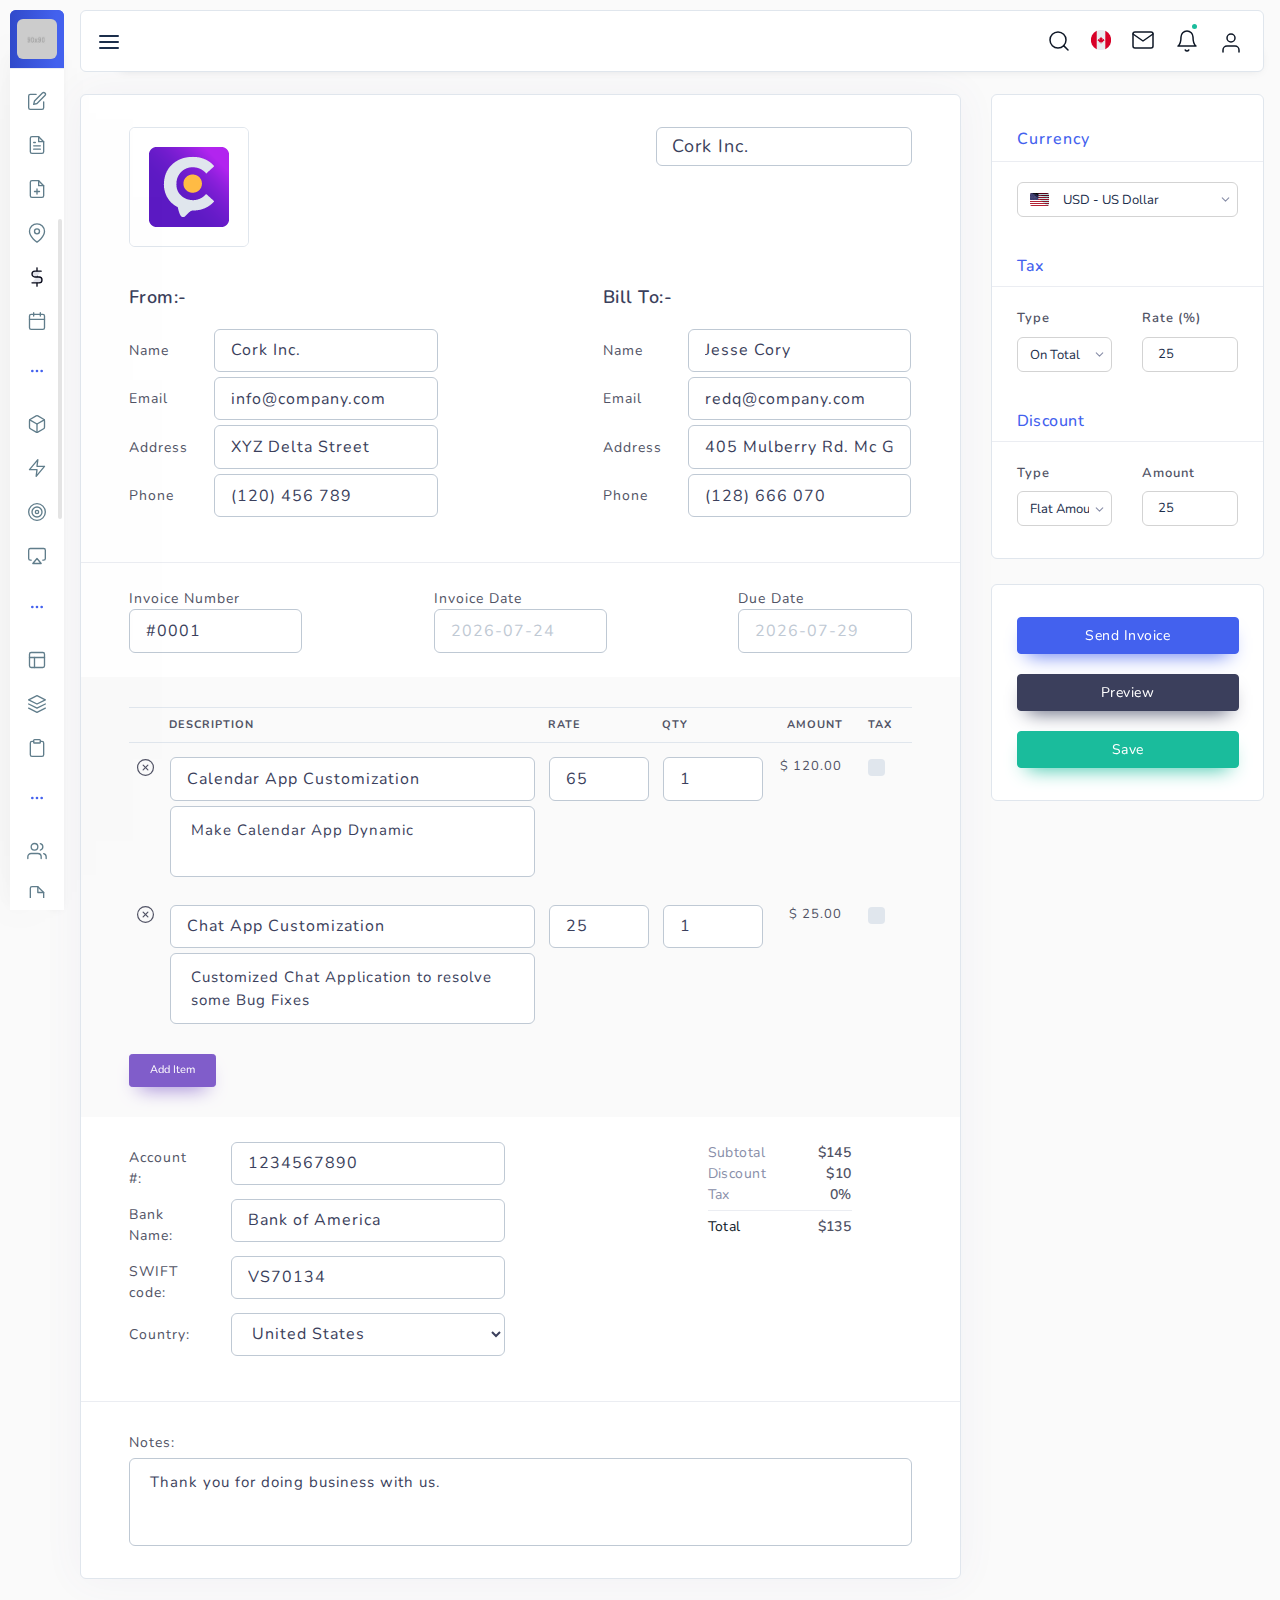
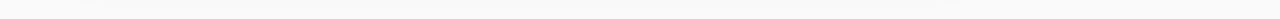
<file: collapsible-light-menu/apps_invoice-edit.html>
<!DOCTYPE html>
<html lang="en">
<head>
    <meta charset="utf-8">
    <meta http-equiv="X-UA-Compatible" content="IE=edge">
    <meta name="viewport" content="width=device-width, initial-scale=1, maximum-scale=1, shrink-to-fit=no">
    <title>Invoice Edit | CORK - Multipurpose Bootstrap Dashboard Template </title>
    <link rel="icon" type="image/x-icon" href="assets/img/favicon.ico"/>
    <!-- BEGIN GLOBAL MANDATORY STYLES -->
    <link href="https://fonts.googleapis.com/css?family=Nunito:400,600,700" rel="stylesheet">
    <link href="bootstrap/css/bootstrap.min.css" rel="stylesheet" type="text/css" />
    <link href="assets/css/plugins.css" rel="stylesheet" type="text/css" />
    <link href="plugins/perfect-scrollbar/perfect-scrollbar.css" rel="stylesheet" type="text/css" />
    <!-- END GLOBAL MANDATORY STYLES -->

    <!--  BEGIN CUSTOM STYLE FILE  -->
    <link href="assets/css/apps/invoice-edit.css" rel="stylesheet" type="text/css" />
    <link rel="stylesheet" type="text/css" href="plugins/dropify/dropify.min.css">
    <link rel="stylesheet" type="text/css" href="assets/css/forms/theme-checkbox-radio.css">
    <link href="plugins/flatpickr/flatpickr.css" rel="stylesheet" type="text/css">
    <link href="plugins/flatpickr/custom-flatpickr.css" rel="stylesheet" type="text/css">
    <!--  END CUSTOM STYLE FILE  -->
    
</head>
<body class="alt-menu sidebar-noneoverflow">
    
    <!--  BEGIN NAVBAR  -->
    <div class="header-container fixed-top">
        <header class="header navbar navbar-expand-sm expand-header">
            <a href="javascript:void(0);" class="sidebarCollapse" data-placement="bottom"><svg xmlns="http://www.w3.org/2000/svg" width="24" height="24" viewBox="0 0 24 24" fill="none" stroke="currentColor" stroke-width="2" stroke-linecap="round" stroke-linejoin="round" class="feather feather-menu"><line x1="3" y1="12" x2="21" y2="12"></line><line x1="3" y1="6" x2="21" y2="6"></line><line x1="3" y1="18" x2="21" y2="18"></line></svg></a>

            <ul class="navbar-item flex-row ml-auto">

                <li class="nav-item align-self-center search-animated">
                    <svg xmlns="http://www.w3.org/2000/svg" width="24" height="24" viewBox="0 0 24 24" fill="none" stroke="currentColor" stroke-width="2" stroke-linecap="round" stroke-linejoin="round" class="feather feather-search toggle-search"><circle cx="11" cy="11" r="8"></circle><line x1="21" y1="21" x2="16.65" y2="16.65"></line></svg>
                    <form class="form-inline search-full form-inline search" role="search">
                        <div class="search-bar">
                            <input type="text" class="form-control search-form-control  ml-lg-auto" placeholder="Search...">
                        </div>
                    </form>
                </li>

                <li class="nav-item dropdown language-dropdown">
                    <a href="javascript:void(0);" class="nav-link dropdown-toggle" id="language-dropdown" data-toggle="dropdown" aria-haspopup="true" aria-expanded="false">
                        <img src="assets/img/ca.png" class="flag-width" alt="flag">
                    </a>
                    <div class="dropdown-menu position-absolute" aria-labelledby="language-dropdown">
                        <a class="dropdown-item d-flex" href="javascript:void(0);"><img src="assets/img/de.png" class="flag-width" alt="flag"> <span class="align-self-center">&nbsp;German</span></a>
                        <a class="dropdown-item d-flex" href="javascript:void(0);"><img src="assets/img/jp.png" class="flag-width" alt="flag"> <span class="align-self-center">&nbsp;Japanese</span></a>
                        <a class="dropdown-item d-flex" href="javascript:void(0);"><img src="assets/img/fr.png" class="flag-width" alt="flag"> <span class="align-self-center">&nbsp;French</span></a>
                        <a class="dropdown-item d-flex" href="javascript:void(0);"><img src="assets/img/ca.png" class="flag-width" alt="flag"> <span class="align-self-center">&nbsp;English</span></a>
                    </div>
                </li>
                
                <li class="nav-item dropdown message-dropdown">
                    <a href="javascript:void(0);" class="nav-link dropdown-toggle" id="messageDropdown" data-toggle="dropdown" aria-haspopup="true" aria-expanded="false">
                        <svg xmlns="http://www.w3.org/2000/svg" width="24" height="24" viewBox="0 0 24 24" fill="none" stroke="currentColor" stroke-width="2" stroke-linecap="round" stroke-linejoin="round" class="feather feather-mail"><path d="M4 4h16c1.1 0 2 .9 2 2v12c0 1.1-.9 2-2 2H4c-1.1 0-2-.9-2-2V6c0-1.1.9-2 2-2z"></path><polyline points="22,6 12,13 2,6"></polyline></svg>
                    </a>
                    <div class="dropdown-menu position-absolute" aria-labelledby="messageDropdown">
                        <div class="">
                            <a class="dropdown-item">
                                <div class="">

                                    <div class="media">
                                        <div class="user-img">
                                            <div class="avatar avatar-xl">
                                                <span class="avatar-title rounded-circle">KY</span>
                                            </div>
                                        </div>
                                        <div class="media-body">
                                            <div class="">
                                                <h5 class="usr-name">Kara Young</h5>
                                                <p class="msg-title">ACCOUNT UPDATE</p>
                                            </div>
                                        </div>
                                    </div>

                                </div>
                            </a>
                            <a class="dropdown-item">
                                <div class="">
                                    <div class="media">
                                        <div class="user-img">
                                            <img src="assets/img/90x90.jpg" class="img-fluid mr-2" alt="avatar">
                                        </div>
                                        <div class="media-body">
                                            <div class="">
                                                <h5 class="usr-name">Daisy Anderson</h5>
                                                <p class="msg-title">ACCOUNT UPDATE</p>
                                            </div>
                                        </div>
                                    </div>                                    
                                </div>
                            </a>
                            <a class="dropdown-item">
                                <div class="">

                                    <div class="media">
                                        <div class="user-img">
                                            <div class="avatar avatar-xl">
                                                <span class="avatar-title rounded-circle">OG</span>
                                            </div>
                                        </div>
                                        <div class="media-body">
                                            <div class="">
                                                <h5 class="usr-name">Oscar Garner</h5>
                                                <p class="msg-title">ACCOUNT UPDATE</p>
                                            </div>
                                        </div>
                                    </div>
                                    
                                </div>
                            </a>
                        </div>
                    </div>
                </li>

                <li class="nav-item dropdown notification-dropdown">
                    <a href="javascript:void(0);" class="nav-link dropdown-toggle" id="notificationDropdown" data-toggle="dropdown" aria-haspopup="true" aria-expanded="false">
                        <svg xmlns="http://www.w3.org/2000/svg" width="24" height="24" viewBox="0 0 24 24" fill="none" stroke="currentColor" stroke-width="2" stroke-linecap="round" stroke-linejoin="round" class="feather feather-bell"><path d="M18 8A6 6 0 0 0 6 8c0 7-3 9-3 9h18s-3-2-3-9"></path><path d="M13.73 21a2 2 0 0 1-3.46 0"></path></svg><span class="badge badge-success"></span>
                    </a>
                    <div class="dropdown-menu position-absolute" aria-labelledby="notificationDropdown">
                        <div class="notification-scroll">

                            <div class="dropdown-item">
                                <div class="media server-log">
                                    <svg xmlns="http://www.w3.org/2000/svg" width="24" height="24" viewBox="0 0 24 24" fill="none" stroke="currentColor" stroke-width="2" stroke-linecap="round" stroke-linejoin="round" class="feather feather-server"><rect x="2" y="2" width="20" height="8" rx="2" ry="2"></rect><rect x="2" y="14" width="20" height="8" rx="2" ry="2"></rect><line x1="6" y1="6" x2="6" y2="6"></line><line x1="6" y1="18" x2="6" y2="18"></line></svg>
                                    <div class="media-body">
                                        <div class="data-info">
                                            <h6 class="">Server Rebooted</h6>
                                            <p class="">45 min ago</p>
                                        </div>

                                        <div class="icon-status">
                                            <svg xmlns="http://www.w3.org/2000/svg" width="24" height="24" viewBox="0 0 24 24" fill="none" stroke="currentColor" stroke-width="2" stroke-linecap="round" stroke-linejoin="round" class="feather feather-x"><line x1="18" y1="6" x2="6" y2="18"></line><line x1="6" y1="6" x2="18" y2="18"></line></svg>
                                        </div>
                                    </div>
                                </div>
                            </div>

                            <div class="dropdown-item">
                                <div class="media ">
                                    <svg xmlns="http://www.w3.org/2000/svg" width="24" height="24" viewBox="0 0 24 24" fill="none" stroke="currentColor" stroke-width="2" stroke-linecap="round" stroke-linejoin="round" class="feather feather-heart"><path d="M20.84 4.61a5.5 5.5 0 0 0-7.78 0L12 5.67l-1.06-1.06a5.5 5.5 0 0 0-7.78 7.78l1.06 1.06L12 21.23l7.78-7.78 1.06-1.06a5.5 5.5 0 0 0 0-7.78z"></path></svg>
                                    <div class="media-body">
                                        <div class="data-info">
                                            <h6 class="">Licence Expiring Soon</h6>
                                            <p class="">8 hrs ago</p>
                                        </div>

                                        <div class="icon-status">
                                            <svg xmlns="http://www.w3.org/2000/svg" width="24" height="24" viewBox="0 0 24 24" fill="none" stroke="currentColor" stroke-width="2" stroke-linecap="round" stroke-linejoin="round" class="feather feather-x"><line x1="18" y1="6" x2="6" y2="18"></line><line x1="6" y1="6" x2="18" y2="18"></line></svg>
                                        </div>
                                    </div>
                                </div>
                            </div>

                            <div class="dropdown-item">
                                <div class="media file-upload">
                                    <svg xmlns="http://www.w3.org/2000/svg" width="24" height="24" viewBox="0 0 24 24" fill="none" stroke="currentColor" stroke-width="2" stroke-linecap="round" stroke-linejoin="round" class="feather feather-file-text"><path d="M14 2H6a2 2 0 0 0-2 2v16a2 2 0 0 0 2 2h12a2 2 0 0 0 2-2V8z"></path><polyline points="14 2 14 8 20 8"></polyline><line x1="16" y1="13" x2="8" y2="13"></line><line x1="16" y1="17" x2="8" y2="17"></line><polyline points="10 9 9 9 8 9"></polyline></svg>
                                    <div class="media-body">
                                        <div class="data-info">
                                            <h6 class="">Kelly Portfolio.pdf</h6>
                                            <p class="">670 kb</p>
                                        </div>

                                        <div class="icon-status">
                                            <svg xmlns="http://www.w3.org/2000/svg" width="24" height="24" viewBox="0 0 24 24" fill="none" stroke="currentColor" stroke-width="2" stroke-linecap="round" stroke-linejoin="round" class="feather feather-check"><polyline points="20 6 9 17 4 12"></polyline></svg>
                                        </div>
                                    </div>
                                </div>
                            </div>
                        </div>
                    </div>
                </li>

                <li class="nav-item dropdown user-profile-dropdown  order-lg-0 order-1">
                    <a href="javascript:void(0);" class="nav-link dropdown-toggle user" id="userProfileDropdown" data-toggle="dropdown" aria-haspopup="true" aria-expanded="false">
                        <svg xmlns="http://www.w3.org/2000/svg" width="24" height="24" viewBox="0 0 24 24" fill="none" stroke="currentColor" stroke-width="2" stroke-linecap="round" stroke-linejoin="round" class="feather feather-user"><path d="M20 21v-2a4 4 0 0 0-4-4H8a4 4 0 0 0-4 4v2"></path><circle cx="12" cy="7" r="4"></circle></svg>
                    </a>
                    <div class="dropdown-menu position-absolute" aria-labelledby="userProfileDropdown">
                        <div class="user-profile-section">
                            <div class="media mx-auto">
                                <img src="assets/img/90x90.jpg" class="img-fluid mr-2" alt="avatar">
                                <div class="media-body">
                                    <h5>Shaun Park</h5>
                                    <p>Project Leader</p>
                                </div>
                            </div>
                        </div>
                        <div class="dropdown-item">
                            <a href="user_profile.html">
                                <svg xmlns="http://www.w3.org/2000/svg" width="24" height="24" viewBox="0 0 24 24" fill="none" stroke="currentColor" stroke-width="2" stroke-linecap="round" stroke-linejoin="round" class="feather feather-user"><path d="M20 21v-2a4 4 0 0 0-4-4H8a4 4 0 0 0-4 4v2"></path><circle cx="12" cy="7" r="4"></circle></svg> <span>Profile</span>
                            </a>
                        </div>
                        <div class="dropdown-item">
                            <a href="apps_mailbox.html">
                                <svg xmlns="http://www.w3.org/2000/svg" width="24" height="24" viewBox="0 0 24 24" fill="none" stroke="currentColor" stroke-width="2" stroke-linecap="round" stroke-linejoin="round" class="feather feather-inbox"><polyline points="22 12 16 12 14 15 10 15 8 12 2 12"></polyline><path d="M5.45 5.11L2 12v6a2 2 0 0 0 2 2h16a2 2 0 0 0 2-2v-6l-3.45-6.89A2 2 0 0 0 16.76 4H7.24a2 2 0 0 0-1.79 1.11z"></path></svg> <span>Inbox</span>
                            </a>
                        </div>
                        <div class="dropdown-item">
                            <a href="auth_lockscreen.html">
                                <svg xmlns="http://www.w3.org/2000/svg" width="24" height="24" viewBox="0 0 24 24" fill="none" stroke="currentColor" stroke-width="2" stroke-linecap="round" stroke-linejoin="round" class="feather feather-lock"><rect x="3" y="11" width="18" height="11" rx="2" ry="2"></rect><path d="M7 11V7a5 5 0 0 1 10 0v4"></path></svg> <span>Lock Screen</span>
                            </a>
                        </div>
                        <div class="dropdown-item">
                            <a href="auth_login.html">
                                <svg xmlns="http://www.w3.org/2000/svg" width="24" height="24" viewBox="0 0 24 24" fill="none" stroke="currentColor" stroke-width="2" stroke-linecap="round" stroke-linejoin="round" class="feather feather-log-out"><path d="M9 21H5a2 2 0 0 1-2-2V5a2 2 0 0 1 2-2h4"></path><polyline points="16 17 21 12 16 7"></polyline><line x1="21" y1="12" x2="9" y2="12"></line></svg> <span>Log Out</span>
                            </a>
                        </div>
                    </div>
                </li>
            </ul>
        </header>
    </div>
    <!--  END NAVBAR  -->

    <!--  BEGIN MAIN CONTAINER  -->
    <div class="main-container sidebar-closed sbar-open" id="container">

        <div class="overlay"></div>
        <div class="cs-overlay"></div>
        <div class="search-overlay"></div>

        <!--  BEGIN SIDEBAR  -->
        <div class="sidebar-wrapper sidebar-theme">
            
            <nav id="sidebar">

                <ul class="navbar-nav theme-brand flex-row  text-center">
                    <li class="nav-item theme-logo">
                        <a href="index.html">
                            <img src="assets/img/90x90.jpg" class="navbar-logo" alt="logo">
                        </a>
                    </li>
                    <li class="nav-item theme-text">
                        <a href="index.html" class="nav-link"> CORK </a>
                    </li>
                </ul>

                <ul class="list-unstyled menu-categories" id="accordionExample">
                    <li class="menu">
                        <a href="#dashboard" data-toggle="collapse" aria-expanded="false" class="dropdown-toggle">
                            <div class="">
                                <svg xmlns="http://www.w3.org/2000/svg" width="24" height="24" viewBox="0 0 24 24" fill="none" stroke="currentColor" stroke-width="2" stroke-linecap="round" stroke-linejoin="round" class="feather feather-home"><path d="M3 9l9-7 9 7v11a2 2 0 0 1-2 2H5a2 2 0 0 1-2-2z"></path><polyline points="9 22 9 12 15 12 15 22"></polyline></svg>
                                <span>Dashboard</span>
                            </div>
                            <div>
                                <svg xmlns="http://www.w3.org/2000/svg" width="24" height="24" viewBox="0 0 24 24" fill="none" stroke="currentColor" stroke-width="2" stroke-linecap="round" stroke-linejoin="round" class="feather feather-chevron-right"><polyline points="9 18 15 12 9 6"></polyline></svg>
                            </div>
                        </a>
                        <ul class="collapse submenu list-unstyled" id="dashboard" data-parent="#accordionExample">
                            <li>
                                <a href="index.html"> Analytics </a>
                            </li>
                            <li>
                                <a href="index2.html"> Sales </a>
                            </li>
                        </ul>
                    </li>

                    <li class="menu menu-heading">
                        <div class="heading"><svg xmlns="http://www.w3.org/2000/svg" width="24" height="24" viewBox="0 0 24 24" fill="none" stroke="currentColor" stroke-width="2" stroke-linecap="round" stroke-linejoin="round" class="feather feather-more-horizontal"><circle cx="12" cy="12" r="1"></circle><circle cx="19" cy="12" r="1"></circle><circle cx="5" cy="12" r="1"></circle></svg><span>APPLICATIONS</span></div>
                    </li>

                    <li class="menu">
                        <a href="apps_chat.html" aria-expanded="false" class="dropdown-toggle">
                            <div class="">
                                <svg xmlns="http://www.w3.org/2000/svg" width="24" height="24" viewBox="0 0 24 24" fill="none" stroke="currentColor" stroke-width="2" stroke-linecap="round" stroke-linejoin="round" class="feather feather-message-square"><path d="M21 15a2 2 0 0 1-2 2H7l-4 4V5a2 2 0 0 1 2-2h14a2 2 0 0 1 2 2z"></path></svg>
                                <span>Chat</span>
                            </div>
                        </a>
                    </li>

                    <li class="menu">
                        <a href="apps_mailbox.html" aria-expanded="false" class="dropdown-toggle">
                            <div class="">
                                <svg xmlns="http://www.w3.org/2000/svg" width="24" height="24" viewBox="0 0 24 24" fill="none" stroke="currentColor" stroke-width="2" stroke-linecap="round" stroke-linejoin="round" class="feather feather-mail"><path d="M4 4h16c1.1 0 2 .9 2 2v12c0 1.1-.9 2-2 2H4c-1.1 0-2-.9-2-2V6c0-1.1.9-2 2-2z"></path><polyline points="22,6 12,13 2,6"></polyline></svg>
                                <span>Mailbox</span>
                            </div>
                        </a>
                    </li>

                    <li class="menu">
                        <a href="apps_todoList.html" aria-expanded="false" class="dropdown-toggle">
                            <div class="">
                                <svg xmlns="http://www.w3.org/2000/svg" width="24" height="24" viewBox="0 0 24 24" fill="none" stroke="currentColor" stroke-width="2" stroke-linecap="round" stroke-linejoin="round" class="feather feather-edit"><path d="M11 4H4a2 2 0 0 0-2 2v14a2 2 0 0 0 2 2h14a2 2 0 0 0 2-2v-7"></path><path d="M18.5 2.5a2.121 2.121 0 0 1 3 3L12 15l-4 1 1-4 9.5-9.5z"></path></svg>
                                <span>Todo List</span>
                            </div>
                        </a>
                    </li>

                    <li class="menu">
                        <a href="apps_notes.html" aria-expanded="false" class="dropdown-toggle">
                            <div class="">
                                <svg xmlns="http://www.w3.org/2000/svg" width="24" height="24" viewBox="0 0 24 24" fill="none" stroke="currentColor" stroke-width="2" stroke-linecap="round" stroke-linejoin="round" class="feather feather-file-text"><path d="M14 2H6a2 2 0 0 0-2 2v16a2 2 0 0 0 2 2h12a2 2 0 0 0 2-2V8z"></path><polyline points="14 2 14 8 20 8"></polyline><line x1="16" y1="13" x2="8" y2="13"></line><line x1="16" y1="17" x2="8" y2="17"></line><polyline points="10 9 9 9 8 9"></polyline></svg>
                                <span>Notes</span>
                            </div>
                        </a>
                    </li>

                    <li class="menu">
                        <a href="apps_scrumboard.html" aria-expanded="false" class="dropdown-toggle">
                            <div class="">
                                <svg xmlns="http://www.w3.org/2000/svg" width="24" height="24" viewBox="0 0 24 24" fill="none" stroke="currentColor" stroke-width="2" stroke-linecap="round" stroke-linejoin="round" class="feather feather-file-plus"><path d="M14 2H6a2 2 0 0 0-2 2v16a2 2 0 0 0 2 2h12a2 2 0 0 0 2-2V8z"></path><polyline points="14 2 14 8 20 8"></polyline><line x1="12" y1="18" x2="12" y2="12"></line><line x1="9" y1="15" x2="15" y2="15"></line></svg>
                                <span>Scrumboard</span>
                            </div>
                        </a>
                    </li>

                    <li class="menu">
                        <a href="apps_contacts.html" aria-expanded="false" class="dropdown-toggle">
                            <div class="">
                                <svg xmlns="http://www.w3.org/2000/svg" width="24" height="24" viewBox="0 0 24 24" fill="none" stroke="currentColor" stroke-width="2" stroke-linecap="round" stroke-linejoin="round" class="feather feather-map-pin"><path d="M21 10c0 7-9 13-9 13s-9-6-9-13a9 9 0 0 1 18 0z"></path><circle cx="12" cy="10" r="3"></circle></svg>
                                <span>Contacts</span>
                            </div>
                        </a>
                    </li>

                    <li class="menu active">
                        <a href="#invoice" data-toggle="collapse" aria-expanded="true" class="dropdown-toggle">
                            <div class="">
                                <svg xmlns="http://www.w3.org/2000/svg" width="24" height="24" viewBox="0 0 24 24" fill="none" stroke="currentColor" stroke-width="2" stroke-linecap="round" stroke-linejoin="round" class="feather feather-dollar-sign"><line x1="12" y1="1" x2="12" y2="23"></line><path d="M17 5H9.5a3.5 3.5 0 0 0 0 7h5a3.5 3.5 0 0 1 0 7H6"></path></svg>
                                <span>Invoice</span>
                            </div>
                            <div>
                                <svg xmlns="http://www.w3.org/2000/svg" width="24" height="24" viewBox="0 0 24 24" fill="none" stroke="currentColor" stroke-width="2" stroke-linecap="round" stroke-linejoin="round" class="feather feather-chevron-right"><polyline points="9 18 15 12 9 6"></polyline></svg>
                            </div>
                        </a>
                        <ul class="collapse submenu list-unstyled" id="invoice" data-parent="#accordionExample">
                            <li>
                                <a href="apps_invoice-list.html"> List </a>
                            </li>
                            <li>
                                <a href="apps_invoice-preview.html"> Preview </a>
                            </li>
                            <li>
                                <a href="apps_invoice-add.html"> Add </a>
                            </li>
                            <li class="active">
                                <a href="apps_invoice-edit.html"> Edit </a>
                            </li>                            
                        </ul>
                    </li>

                    <li class="menu">
                        <a href="apps_calendar.html" aria-expanded="false" class="dropdown-toggle">
                            <div class="">
                                <svg xmlns="http://www.w3.org/2000/svg" width="24" height="24" viewBox="0 0 24 24" fill="none" stroke="currentColor" stroke-width="2" stroke-linecap="round" stroke-linejoin="round" class="feather feather-calendar"><rect x="3" y="4" width="18" height="18" rx="2" ry="2"></rect><line x1="16" y1="2" x2="16" y2="6"></line><line x1="8" y1="2" x2="8" y2="6"></line><line x1="3" y1="10" x2="21" y2="10"></line></svg>
                                <span>Calendar</span>
                            </div>
                        </a>
                    </li>

                    <li class="menu menu-heading">
                        <div class="heading"><svg xmlns="http://www.w3.org/2000/svg" width="24" height="24" viewBox="0 0 24 24" fill="none" stroke="currentColor" stroke-width="2" stroke-linecap="round" stroke-linejoin="round" class="feather feather-more-horizontal"><circle cx="12" cy="12" r="1"></circle><circle cx="19" cy="12" r="1"></circle><circle cx="5" cy="12" r="1"></circle></svg><span>USER INTERFACE</span></div>
                    </li>

                    <li class="menu">
                        <a href="#components" data-toggle="collapse" aria-expanded="false" class="dropdown-toggle">
                            <div class="">
                                <svg xmlns="http://www.w3.org/2000/svg" width="24" height="24" viewBox="0 0 24 24" fill="none" stroke="currentColor" stroke-width="2" stroke-linecap="round" stroke-linejoin="round" class="feather feather-box"><path d="M21 16V8a2 2 0 0 0-1-1.73l-7-4a2 2 0 0 0-2 0l-7 4A2 2 0 0 0 3 8v8a2 2 0 0 0 1 1.73l7 4a2 2 0 0 0 2 0l7-4A2 2 0 0 0 21 16z"></path><polyline points="3.27 6.96 12 12.01 20.73 6.96"></polyline><line x1="12" y1="22.08" x2="12" y2="12"></line></svg>
                                <span>Components</span>
                            </div>
                            <div>
                                <svg xmlns="http://www.w3.org/2000/svg" width="24" height="24" viewBox="0 0 24 24" fill="none" stroke="currentColor" stroke-width="2" stroke-linecap="round" stroke-linejoin="round" class="feather feather-chevron-right"><polyline points="9 18 15 12 9 6"></polyline></svg>
                            </div>
                        </a>
                        <ul class="collapse submenu list-unstyled" id="components" data-parent="#accordionExample">
                            <li>
                                <a href="component_tabs.html"> Tabs </a>
                            </li>
                            <li>
                                <a href="component_accordion.html"> Accordions  </a>
                            </li>
                            <li>
                                <a href="component_modal.html"> Modals </a>
                            </li>                            
                            <li>
                                <a href="component_cards.html"> Cards </a>
                            </li>
                            <li>
                                <a href="component_bootstrap_carousel.html">Carousel</a>
                            </li>
                            <li>
                                <a href="component_blockui.html"> Block UI </a>
                            </li>
                            <li>
                                <a href="component_countdown.html"> Countdown </a>
                            </li>
                            <li>
                                <a href="component_counter.html"> Counter </a>
                            </li>
                            <li>
                                <a href="component_sweetalert.html"> Sweet Alerts </a>
                            </li>
                            <li>
                                <a href="component_timeline.html"> Timeline </a>
                            </li>
                            <li>
                                <a href="component_snackbar.html"> Notifications </a>
                            </li>
                            <li>
                                <a href="component_session_timeout.html"> Session Timeout </a>
                            </li>
                            <li>
                                <a href="component_media_object.html"> Media Object </a>
                            </li>
                            <li>
                                <a href="component_list_group.html"> List Group </a>
                            </li>
                            <li>
                                <a href="component_pricing_table.html"> Pricing Tables </a>
                            </li>
                            <li>
                                <a href="component_lightbox.html"> Lightbox </a>
                            </li>
                        </ul>
                    </li>

                    <li class="menu">
                        <a href="#elements" data-toggle="collapse" aria-expanded="false" class="dropdown-toggle">
                            <div class="">
                                <svg xmlns="http://www.w3.org/2000/svg" width="24" height="24" viewBox="0 0 24 24" fill="none" stroke="currentColor" stroke-width="2" stroke-linecap="round" stroke-linejoin="round" class="feather feather-zap"><polygon points="13 2 3 14 12 14 11 22 21 10 12 10 13 2"></polygon></svg>
                                <span>Elements</span>
                            </div>
                            <div>
                                <svg xmlns="http://www.w3.org/2000/svg" width="24" height="24" viewBox="0 0 24 24" fill="none" stroke="currentColor" stroke-width="2" stroke-linecap="round" stroke-linejoin="round" class="feather feather-chevron-right"><polyline points="9 18 15 12 9 6"></polyline></svg>
                            </div>
                        </a>
                        <ul class="collapse submenu list-unstyled" id="elements" data-parent="#accordionExample">
                            <li>
                                <a href="element_alerts.html"> Alerts </a>
                            </li>
                            <li>
                                <a href="element_avatar.html"> Avatar </a>
                            </li>
                            <li>
                                <a href="element_badges.html"> Badges </a>
                            </li>
                            <li>
                                <a href="element_breadcrumbs.html"> Breadcrumbs </a>
                            </li>                            
                            <li>
                                <a href="element_buttons.html"> Buttons </a>
                            </li>
                            <li>
                                <a href="element_buttons_group.html"> Button Groups </a>
                            </li>
                            <li>
                                <a href="element_color_library.html"> Color Library </a>
                            </li>
                            <li>
                                <a href="element_dropdown.html"> Dropdown </a>
                            </li>
                            <li>
                                <a href="element_infobox.html"> Infobox </a>
                            </li>
                            <li>
                                <a href="element_jumbotron.html"> Jumbotron </a>
                            </li>
                            <li>
                                <a href="element_loader.html"> Loader </a>
                            </li>
                            <li>
                                <a href="element_pagination.html"> Pagination </a>
                            </li>
                            <li>
                                <a href="element_popovers.html"> Popovers </a>
                            </li>
                            <li>
                                <a href="element_progress_bar.html"> Progress Bar </a>
                            </li>
                            <li>
                                <a href="element_search.html"> Search </a>
                            </li>
                            <li>
                                <a href="element_tooltips.html"> Tooltips </a>
                            </li>
                            <li>
                                <a href="element_treeview.html"> Treeview </a>
                            </li>
                            <li>
                                <a href="element_typography.html"> Typography </a>
                            </li>
                        </ul>
                    </li>

                    <li class="menu">
                        <a href="fonticons.html" aria-expanded="false" class="dropdown-toggle">
                            <div class="">
                                <svg xmlns="http://www.w3.org/2000/svg" width="24" height="24" viewBox="0 0 24 24" fill="none" stroke="currentColor" stroke-width="2" stroke-linecap="round" stroke-linejoin="round" class="feather feather-target"><circle cx="12" cy="12" r="10"></circle><circle cx="12" cy="12" r="6"></circle><circle cx="12" cy="12" r="2"></circle></svg>
                                <span>Font Icons</span>
                            </div>
                        </a>
                    </li>

                    <li class="menu">
                        <a href="widgets.html" aria-expanded="false" class="dropdown-toggle">
                            <div class="">
                                <svg xmlns="http://www.w3.org/2000/svg" width="24" height="24" viewBox="0 0 24 24" fill="none" stroke="currentColor" stroke-width="2" stroke-linecap="round" stroke-linejoin="round" class="feather feather-airplay"><path d="M5 17H4a2 2 0 0 1-2-2V5a2 2 0 0 1 2-2h16a2 2 0 0 1 2 2v10a2 2 0 0 1-2 2h-1"></path><polygon points="12 15 17 21 7 21 12 15"></polygon></svg>
                                <span>Widgets</span>
                            </div>
                        </a>
                    </li>

                    <li class="menu menu-heading">
                        <div class="heading"><svg xmlns="http://www.w3.org/2000/svg" width="24" height="24" viewBox="0 0 24 24" fill="none" stroke="currentColor" stroke-width="2" stroke-linecap="round" stroke-linejoin="round" class="feather feather-more-horizontal"><circle cx="12" cy="12" r="1"></circle><circle cx="19" cy="12" r="1"></circle><circle cx="5" cy="12" r="1"></circle></svg><span>TABLES AND FORMS</span></div>
                    </li>

                    <li class="menu">
                        <a href="table_basic.html" aria-expanded="false" class="dropdown-toggle">
                            <div class="">
                                <svg xmlns="http://www.w3.org/2000/svg" width="24" height="24" viewBox="0 0 24 24" fill="none" stroke="currentColor" stroke-width="2" stroke-linecap="round" stroke-linejoin="round" class="feather feather-layout"><rect x="3" y="3" width="18" height="18" rx="2" ry="2"></rect><line x1="3" y1="9" x2="21" y2="9"></line><line x1="9" y1="21" x2="9" y2="9"></line></svg>
                                <span>Tables</span>
                            </div>
                        </a>
                    </li>

                    <li class="menu">
                        <a href="#datatables" data-toggle="collapse" aria-expanded="false" class="dropdown-toggle">
                            <div class="">
                                <svg xmlns="http://www.w3.org/2000/svg" width="24" height="24" viewBox="0 0 24 24" fill="none" stroke="currentColor" stroke-width="2" stroke-linecap="round" stroke-linejoin="round" class="feather feather-layers"><polygon points="12 2 2 7 12 12 22 7 12 2"></polygon><polyline points="2 17 12 22 22 17"></polyline><polyline points="2 12 12 17 22 12"></polyline></svg>
                                <span>DataTables</span>
                            </div>
                            <div>
                                <svg xmlns="http://www.w3.org/2000/svg" width="24" height="24" viewBox="0 0 24 24" fill="none" stroke="currentColor" stroke-width="2" stroke-linecap="round" stroke-linejoin="round" class="feather feather-chevron-right"><polyline points="9 18 15 12 9 6"></polyline></svg>
                            </div>
                        </a>
                        <ul class="collapse submenu list-unstyled" id="datatables" data-parent="#accordionExample">
                            <li>
                                <a href="table_dt_basic.html"> Basic </a>
                            </li>
                            <li>
                                <a href="table_dt_striped_table.html"> Striped Table </a>
                            </li>
                            <li>
                                <a href="table_dt_ordering_sorting.html"> Order Sorting </a>
                            </li>
                            <li>
                                <a href="table_dt_multi-column_ordering.html"> Multi-Column </a>
                            </li>
                            <li>
                                <a href="table_dt_multiple_tables.html"> Multiple Tables</a>
                            </li>
                            <li>
                                <a href="table_dt_alternative_pagination.html"> Alt. Pagination</a>
                            </li>
                            <li>
                                <a href="table_dt_custom.html"> Custom </a>
                            </li>
                            <li>
                                <a href="table_dt_range_search.html"> Range Search </a>
                            </li>
                            <li>
                                <a href="table_dt_html5.html"> HTML5 Export </a>
                            </li>
                            <li>
                                <a href="table_dt_live_dom_ordering.html"> Live DOM ordering </a>
                            </li>
                            <li>
                                <a href="table_dt_miscellaneous.html"> Miscellaneous </a>
                            </li>
                        </ul>
                    </li>

                    <li class="menu">
                        <a href="#forms" data-toggle="collapse" aria-expanded="false" class="dropdown-toggle">
                            <div class="">
                                <svg xmlns="http://www.w3.org/2000/svg" width="24" height="24" viewBox="0 0 24 24" fill="none" stroke="currentColor" stroke-width="2" stroke-linecap="round" stroke-linejoin="round" class="feather feather-clipboard"><path d="M16 4h2a2 2 0 0 1 2 2v14a2 2 0 0 1-2 2H6a2 2 0 0 1-2-2V6a2 2 0 0 1 2-2h2"></path><rect x="8" y="2" width="8" height="4" rx="1" ry="1"></rect></svg>
                                <span>Forms</span>
                            </div>
                            <div>
                                <svg xmlns="http://www.w3.org/2000/svg" width="24" height="24" viewBox="0 0 24 24" fill="none" stroke="currentColor" stroke-width="2" stroke-linecap="round" stroke-linejoin="round" class="feather feather-chevron-right"><polyline points="9 18 15 12 9 6"></polyline></svg>
                            </div>
                        </a>
                        <ul class="collapse submenu list-unstyled" id="forms" data-parent="#accordionExample">
                            <li>
                                <a href="form_bootstrap_basic.html"> Basic </a>
                            </li>
                            <li>
                                <a href="form_input_group_basic.html"> Input Group </a>
                            </li>
                            <li>
                                <a href="form_layouts.html"> Layouts </a>
                            </li>
                            <li>
                                <a href="form_validation.html"> Validation </a>
                            </li>
                            <li>
                                <a href="form_input_mask.html"> Input Mask </a>
                            </li>
                            <li>
                                <a href="form_bootstrap_select.html"> Bootstrap Select </a>
                            </li>
                            <li>
                                <a href="form_select2.html"> Select2 </a>
                            </li>
                            <li>
                                <a href="form_bootstrap_touchspin.html"> TouchSpin </a>
                            </li>
                            <li>
                                <a href="form_maxlength.html"> Maxlength </a>
                            </li>                          
                            <li>
                                <a href="form_checkbox_radio.html"> Checkbox &amp; Radio </a>
                            </li>                            
                            <li>
                                <a href="form_switches.html"> Switches </a>
                            </li>
                            <li>
                                <a href="form_wizard.html"> Wizards </a>
                            </li>
                            <li>
                                <a href="form_fileupload.html"> File Upload </a>
                            </li>
                            <li>
                                <a href="form_quill.html"> Quill Editor </a>
                            </li>
                            <li>
                                <a href="form_markdown.html"> Markdown Editor </a>
                            </li>
                            <li>
                                <a href="form_date_range_picker.html"> Date &amp; Range Picker </a>
                            </li>
                            <li>
                                <a href="form_clipboard.html"> Clipboard </a>
                            </li>
                            <li>
                                <a href="form_typeahead.html"> Typeahead </a>
                            </li>
                        </ul>
                    </li>
                    
                    <li class="menu menu-heading">
                        <div class="heading"><svg xmlns="http://www.w3.org/2000/svg" width="24" height="24" viewBox="0 0 24 24" fill="none" stroke="currentColor" stroke-width="2" stroke-linecap="round" stroke-linejoin="round" class="feather feather-more-horizontal"><circle cx="12" cy="12" r="1"></circle><circle cx="19" cy="12" r="1"></circle><circle cx="5" cy="12" r="1"></circle></svg><span>USER AND PAGES</span></div>
                    </li>                    

                    <li class="menu">
                        <a href="#users" data-toggle="collapse" aria-expanded="false" class="dropdown-toggle">
                            <div class="">
                                <svg xmlns="http://www.w3.org/2000/svg" width="24" height="24" viewBox="0 0 24 24" fill="none" stroke="currentColor" stroke-width="2" stroke-linecap="round" stroke-linejoin="round" class="feather feather-users"><path d="M17 21v-2a4 4 0 0 0-4-4H5a4 4 0 0 0-4 4v2"></path><circle cx="9" cy="7" r="4"></circle><path d="M23 21v-2a4 4 0 0 0-3-3.87"></path><path d="M16 3.13a4 4 0 0 1 0 7.75"></path></svg>
                                <span>Users</span>
                            </div>
                            <div>
                                <svg xmlns="http://www.w3.org/2000/svg" width="24" height="24" viewBox="0 0 24 24" fill="none" stroke="currentColor" stroke-width="2" stroke-linecap="round" stroke-linejoin="round" class="feather feather-chevron-right"><polyline points="9 18 15 12 9 6"></polyline></svg>
                            </div>
                        </a>
                        <ul class="collapse submenu list-unstyled" id="users" data-parent="#accordionExample">
                            <li>
                                <a href="user_profile.html"> Profile </a>
                            </li>
                            <li>
                                <a href="user_account_setting.html"> Account Settings </a>
                            </li>
                        </ul>
                    </li>

                    <li class="menu">
                        <a href="#pages" data-toggle="collapse" aria-expanded="false" class="dropdown-toggle">
                            <div class="">
                                <svg xmlns="http://www.w3.org/2000/svg" width="24" height="24" viewBox="0 0 24 24" fill="none" stroke="currentColor" stroke-width="2" stroke-linecap="round" stroke-linejoin="round" class="feather feather-file"><path d="M13 2H6a2 2 0 0 0-2 2v16a2 2 0 0 0 2 2h12a2 2 0 0 0 2-2V9z"></path><polyline points="13 2 13 9 20 9"></polyline></svg>
                                <span>Pages</span>
                            </div>
                            <div>
                                <svg xmlns="http://www.w3.org/2000/svg" width="24" height="24" viewBox="0 0 24 24" fill="none" stroke="currentColor" stroke-width="2" stroke-linecap="round" stroke-linejoin="round" class="feather feather-chevron-right"><polyline points="9 18 15 12 9 6"></polyline></svg>
                            </div>
                        </a>
                        <ul class="collapse submenu list-unstyled" id="pages" data-parent="#accordionExample">
                            <li>
                                <a href="pages_helpdesk.html"> Helpdesk </a>
                            </li>
                            <li>
                                <a href="pages_contact_us.html"> Contact Form </a>
                            </li>
                            <li>
                                <a href="pages_faq.html"> FAQ </a>
                            </li>
                            <li>
                                <a href="pages_faq2.html"> FAQ 2 </a>
                            </li>
                            <li>
                                <a href="pages_privacy.html"> Privacy Policy </a>
                            </li>
                            <li>
                                <a href="pages_coming_soon.html" target="_blank"> Coming Soon </a>
                            </li>
                            <li>
                                <a href="#pages-error" data-toggle="collapse" aria-expanded="false" class="dropdown-toggle"> Error <svg xmlns="http://www.w3.org/2000/svg" width="24" height="24" viewBox="0 0 24 24" fill="none" stroke="currentColor" stroke-width="2" stroke-linecap="round" stroke-linejoin="round" class="feather feather-chevron-right"><polyline points="9 18 15 12 9 6"></polyline></svg> </a>
                                <ul class="collapse list-unstyled sub-submenu" id="pages-error" data-parent="#pages"> 
                                    <li>
                                        <a href="pages_error404.html" target="_blank"> 404 </a>
                                    </li>
                                    <li>
                                        <a href="pages_error500.html" target="_blank"> 500 </a>
                                    </li>
                                    <li>
                                        <a href="pages_error503.html" target="_blank"> 503 </a>
                                    </li>
                                    <li>
                                        <a href="pages_maintenence.html" target="_blank"> Maintanence </a>
                                    </li>
                                </ul>
                            </li>
                        </ul>
                    </li>

                    <li class="menu menu-heading">
                        <div class="heading"><svg xmlns="http://www.w3.org/2000/svg" width="24" height="24" viewBox="0 0 24 24" fill="none" stroke="currentColor" stroke-width="2" stroke-linecap="round" stroke-linejoin="round" class="feather feather-more-horizontal"><circle cx="12" cy="12" r="1"></circle><circle cx="19" cy="12" r="1"></circle><circle cx="5" cy="12" r="1"></circle></svg><span>EXTRA ELEMENTS</span></div>
                    </li>

                    <li class="menu">
                        <a href="#authentication" data-toggle="collapse" aria-expanded="false" class="dropdown-toggle">
                            <div class="">
                                <svg xmlns="http://www.w3.org/2000/svg" width="24" height="24" viewBox="0 0 24 24" fill="none" stroke="currentColor" stroke-width="2" stroke-linecap="round" stroke-linejoin="round" class="feather feather-lock"><rect x="3" y="11" width="18" height="11" rx="2" ry="2"></rect><path d="M7 11V7a5 5 0 0 1 10 0v4"></path></svg>
                                <span>Authentication</span>
                            </div>
                            <div>
                                <svg xmlns="http://www.w3.org/2000/svg" width="24" height="24" viewBox="0 0 24 24" fill="none" stroke="currentColor" stroke-width="2" stroke-linecap="round" stroke-linejoin="round" class="feather feather-chevron-right"><polyline points="9 18 15 12 9 6"></polyline></svg>
                            </div>
                        </a>
                        <ul class="collapse submenu list-unstyled" id="authentication" data-parent="#accordionExample">
                            <li>
                                <a href="auth_login_boxed.html" target="_blank"> Login Boxed </a>
                            </li>
                            <li>
                                <a href="auth_register_boxed.html" target="_blank"> Register Boxed </a>
                            </li>
                            <li>
                                <a href="auth_lockscreen_boxed.html" target="_blank"> Unlock Boxed </a>
                            </li>
                            <li>
                                <a href="auth_pass_recovery_boxed.html" target="_blank"> Recover ID Boxed </a>
                            </li>
                            <li>
                                <a href="auth_login.html" target="_blank"> Login Cover </a>
                            </li>
                            <li>
                                <a href="auth_register.html" target="_blank"> Register Cover </a>
                            </li>
                            <li>
                                <a href="auth_lockscreen.html" target="_blank"> Unlock Cover </a>
                            </li>
                            <li>
                                <a href="auth_pass_recovery.html" target="_blank"> Recover ID Cover </a>
                            </li>
                        </ul>
                    </li>

                    <li class="menu">
                        <a href="dragndrop_dragula.html" aria-expanded="false" class="dropdown-toggle">
                            <div class="">
                                <svg xmlns="http://www.w3.org/2000/svg" width="24" height="24" viewBox="0 0 24 24" fill="none" stroke="currentColor" stroke-width="2" stroke-linecap="round" stroke-linejoin="round" class="feather feather-move"><polyline points="5 9 2 12 5 15"></polyline><polyline points="9 5 12 2 15 5"></polyline><polyline points="15 19 12 22 9 19"></polyline><polyline points="19 9 22 12 19 15"></polyline><line x1="2" y1="12" x2="22" y2="12"></line><line x1="12" y1="2" x2="12" y2="22"></line></svg>
                                <span>Drag and Drop</span>
                            </div>
                        </a>
                    </li>

                    <li class="menu">
                        <a href="map_jvector.html" aria-expanded="false" class="dropdown-toggle">
                            <div class="">
                                <svg xmlns="http://www.w3.org/2000/svg" width="24" height="24" viewBox="0 0 24 24" fill="none" stroke="currentColor" stroke-width="2" stroke-linecap="round" stroke-linejoin="round" class="feather feather-map"><polygon points="1 6 1 22 8 18 16 22 23 18 23 2 16 6 8 2 1 6"></polygon><line x1="8" y1="2" x2="8" y2="18"></line><line x1="16" y1="6" x2="16" y2="22"></line></svg>
                                <span>Maps</span>
                            </div>
                        </a>
                    </li>

                    <li class="menu">
                        <a href="charts_apex.html" aria-expanded="false" class="dropdown-toggle">
                            <div class="">
                                <svg xmlns="http://www.w3.org/2000/svg" width="24" height="24" viewBox="0 0 24 24" fill="none" stroke="currentColor" stroke-width="2" stroke-linecap="round" stroke-linejoin="round" class="feather feather-pie-chart"><path d="M21.21 15.89A10 10 0 1 1 8 2.83"></path><path d="M22 12A10 10 0 0 0 12 2v10z"></path></svg>
                                <span>Charts</span>
                            </div>
                        </a>
                    </li>

                    <li class="menu">
                        <a href="#starter-kit" data-toggle="collapse" aria-expanded="false" class="dropdown-toggle">
                            <div class="">
                                <svg xmlns="http://www.w3.org/2000/svg" width="24" height="24" viewBox="0 0 24 24" fill="none" stroke="currentColor" stroke-width="2" stroke-linecap="round" stroke-linejoin="round" class="feather feather-terminal"><polyline points="4 17 10 11 4 5"></polyline><line x1="12" y1="19" x2="20" y2="19"></line></svg>
                                <span>Starter Kit</span>
                            </div>
                            <div>
                                <svg xmlns="http://www.w3.org/2000/svg" width="24" height="24" viewBox="0 0 24 24" fill="none" stroke="currentColor" stroke-width="2" stroke-linecap="round" stroke-linejoin="round" class="feather feather-chevron-right"><polyline points="9 18 15 12 9 6"></polyline></svg>
                            </div>
                        </a>
                        <ul class="collapse submenu list-unstyled" id="starter-kit" data-parent="#accordionExample">
                            <li>
                                <a href="starter_kit_blank_page.html"> Blank Page </a>
                            </li>
                            <li>
                                <a href="starter_kit_breadcrumb.html"> Breadcrumb </a>
                            </li>
                            <li>
                                <a href="starter_kit_boxed.html"> Boxed </a>
                            </li>
                            <li>
                                <a href="starter_kit_alt_menu.html"> Alternate Menu </a>
                            </li>
                        </ul>
                    </li>

                    <li class="menu">
                        <a target="_blank" href="../../documentation/index.html" aria-expanded="false" class="dropdown-toggle">
                            <div class="">
                                <svg xmlns="http://www.w3.org/2000/svg" width="24" height="24" viewBox="0 0 24 24" fill="none" stroke="currentColor" stroke-width="2" stroke-linecap="round" stroke-linejoin="round" class="feather feather-book"><path d="M4 19.5A2.5 2.5 0 0 1 6.5 17H20"></path><path d="M6.5 2H20v20H6.5A2.5 2.5 0 0 1 4 19.5v-15A2.5 2.5 0 0 1 6.5 2z"></path></svg>
                                <span>Documentation</span>
                            </div>
                        </a>
                    </li>
                    
                </ul>
                
            </nav>

        </div>
        <!--  END SIDEBAR  -->

        <!--  BEGIN CONTENT AREA  -->
        <div id="content" class="main-content">
            <div class="layout-px-spacing">
                <div class="row invoice layout-top-spacing layout-spacing">
                    <div class="col-xl-12 col-lg-12 col-md-12 col-sm-12 col-12">
                        
                        <div class="doc-container">

                            <div class="row">
                                <div class="col-xl-9">

                                    <div class="invoice-content">

                                        <div class="invoice-detail-body">

                                            <div class="invoice-detail-title">

                                                <div class="invoice-logo">
                                                    <div class="upload">
                                                        <input type="file" id="input-file-max-fs" class="dropify" data-default-file="assets/img/cork-logo.png" data-max-file-size="2M" />
                                                    </div>
                                                </div>
                                                
                                                <div class="invoice-title">
                                                    <input type="text" class="form-control" placeholder="Invoice Label" value="Cork Inc.">
                                                </div>

                                            </div>

                                            <div class="invoice-detail-header">

                                                <div class="row justify-content-between">
                                                    <div class="col-xl-5 invoice-address-company">

                                                        <h4>From:-</h4>

                                                        <div class="invoice-address-company-fields">

                                                            <div class="form-group row">
                                                                <label for="company-name" class="col-sm-3 col-form-label col-form-label-sm">Name</label>
                                                                <div class="col-sm-9">
                                                                    <input type="text" class="form-control form-control-sm" id="company-name" placeholder="Business Name" value="Cork Inc.">
                                                                </div>
                                                            </div>

                                                            <div class="form-group row">
                                                                <label for="company-email" class="col-sm-3 col-form-label col-form-label-sm">Email</label>
                                                                <div class="col-sm-9">
                                                                    <input type="text" class="form-control form-control-sm" id="company-email" placeholder="name@company.com" value="info@company.com">
                                                                </div>
                                                            </div>

                                                            <div class="form-group row">
                                                                <label for="company-address" class="col-sm-3 col-form-label col-form-label-sm">Address</label>
                                                                <div class="col-sm-9">
                                                                    <input type="text" class="form-control form-control-sm" id="company-address" placeholder="XYZ Street" value="XYZ Delta Street">
                                                                </div>
                                                            </div>

                                                            <div class="form-group row">
                                                                <label for="company-phone" class="col-sm-3 col-form-label col-form-label-sm">Phone</label>
                                                                <div class="col-sm-9">
                                                                    <input type="text" class="form-control form-control-sm" id="company-phone" placeholder="(123) 456 789" value="(120) 456 789">
                                                                </div>
                                                            </div>                                                                
                                                            
                                                        </div>
                                                        
                                                    </div>


                                                    <div class="col-xl-5 invoice-address-client">

                                                        <h4>Bill To:-</h4>

                                                        <div class="invoice-address-client-fields">

                                                            <div class="form-group row">
                                                                <label for="client-name" class="col-sm-3 col-form-label col-form-label-sm">Name</label>
                                                                <div class="col-sm-9">
                                                                    <input type="text" class="form-control form-control-sm" id="client-name" placeholder="Client Name" value="Jesse Cory">
                                                                </div>
                                                            </div>

                                                            <div class="form-group row">
                                                                <label for="client-email" class="col-sm-3 col-form-label col-form-label-sm">Email</label>
                                                                <div class="col-sm-9">
                                                                    <input type="text" class="form-control form-control-sm" id="client-email" placeholder="name@company.com" value="redq@company.com">
                                                                </div>
                                                            </div>

                                                            <div class="form-group row">
                                                                <label for="client-address" class="col-sm-3 col-form-label col-form-label-sm">Address</label>
                                                                <div class="col-sm-9">
                                                                    <input type="text" class="form-control form-control-sm" id="client-address" placeholder="XYZ Street" value="405 Mulberry Rd. Mc Grady, NC, 28649">
                                                                </div>
                                                            </div>

                                                            <div class="form-group row">
                                                                <label for="client-phone" class="col-sm-3 col-form-label col-form-label-sm">Phone</label>
                                                                <div class="col-sm-9">
                                                                    <input type="text" class="form-control form-control-sm" id="client-phone" placeholder="(123) 456 789" value="(128) 666 070">
                                                                </div>
                                                            </div>
                                                            
                                                        </div>
                                                        
                                                    </div>
                                                    
                                                    
                                                </div>
                                                
                                            </div>

                                            <div class="invoice-detail-terms">

                                                <div class="row justify-content-between">

                                                    <div class="col-md-3">

                                                        <div class="form-group mb-4">
                                                            <label for="number">Invoice Number</label>
                                                            <input type="text" class="form-control form-control-sm" id="number" placeholder="#0001" value="#0001">
                                                        </div>

                                                    </div>

                                                    <div class="col-md-3">

                                                        <div class="form-group mb-4">
                                                            <label for="date">Invoice Date</label>
                                                            <input type="text" class="form-control form-control-sm" id="date" placeholder="Add date picker">
                                                        </div>
                                                    </div>

                                                    <div class="col-md-3">
                                                        <div class="form-group mb-4">
                                                            <label for="due">Due Date</label>
                                                            <input type="text" class="form-control form-control-sm" id="due" placeholder="None">
                                                        </div>
                                                        
                                                    </div>

                                                </div>
                                                
                                            </div>


                                            <div class="invoice-detail-items">

                                                <div class="table-responsive">
                                                    <table class="table table-bordered item-table">
                                                        <thead>
                                                            <tr>
                                                                <th class=""></th>
                                                                <th>Description</th>
                                                                <th class="">Rate</th>
                                                                <th class="">Qty</th>
                                                                <th class="text-right">Amount</th>
                                                                <th class="text-center">Tax</th>
                                                            </tr>
                                                        </thead>
                                                        <tbody>
                                                            <tr>
                                                                <td class="delete-item-row">
                                                                    <ul class="table-controls">
                                                                        <li><a href="javascript:void(0);" class="delete-item" data-toggle="tooltip" data-placement="top" title="" data-original-title="Delete"><svg xmlns="http://www.w3.org/2000/svg" width="24" height="24" viewBox="0 0 24 24" fill="none" stroke="currentColor" stroke-width="2" stroke-linecap="round" stroke-linejoin="round" class="feather feather-x-circle"><circle cx="12" cy="12" r="10"></circle><line x1="15" y1="9" x2="9" y2="15"></line><line x1="9" y1="9" x2="15" y2="15"></line></svg></a></li>
                                                                    </ul>
                                                                </td>
                                                                <td class="description"><input type="text" class="form-control form-control-sm" placeholder="Item Description" value="Calendar App Customization"> <textarea class="form-control" placeholder="Additional Details">Make Calendar App Dynamic</textarea></td>
                                                                <td class="rate">
                                                                    <input type="text" class="form-control form-control-sm" placeholder="Price" value="65">
                                                                </td>
                                                                <td class="text-right qty"><input type="text" class="form-control form-control-sm" placeholder="Quantity" value="1"></td>
                                                                <td class="text-right amount"><span class="editable-amount"><span class="currency">$</span> <span class="amount">120.00</span></td>
                                                                <td class="text-center tax">
                                                                    <div class="n-chk">
                                                                        <label class="new-control new-checkbox new-checkbox-text checkbox-primary" style="height: 18px; margin: 0 auto;">
                                                                            <input type="checkbox" class="new-control-input">
                                                                            <span class="new-control-indicator"></span><span class="new-chk-content">Tax</span>
                                                                        </label>
                                                                    </div>
                                                                </td>
                                                            </tr>

                                                            <tr>
                                                                <td class="delete-item-row">
                                                                    <ul class="table-controls">
                                                                        <li><a href="javascript:void(0);" class="delete-item" data-toggle="tooltip" data-placement="top" title="" data-original-title="Delete"><svg xmlns="http://www.w3.org/2000/svg" width="24" height="24" viewBox="0 0 24 24" fill="none" stroke="currentColor" stroke-width="2" stroke-linecap="round" stroke-linejoin="round" class="feather feather-x-circle"><circle cx="12" cy="12" r="10"></circle><line x1="15" y1="9" x2="9" y2="15"></line><line x1="9" y1="9" x2="15" y2="15"></line></svg></a></li>
                                                                    </ul>
                                                                </td>
                                                                <td class="description"><input type="text" class="form-control form-control-sm" placeholder="Item Description" value="Chat App Customization"> <textarea class="form-control" placeholder="Additional Details">Customized Chat Application to resolve some Bug Fixes</textarea></td>
                                                                <td class="rate">
                                                                    <input type="text" class="form-control form-control-sm" placeholder="Price" value="25">
                                                                </td>
                                                                <td class="text-right qty"><input type="text" class="form-control form-control-sm" placeholder="Quantity" value="1"></td>
                                                                <td class="text-right amount"><span class="editable-amount"><span class="currency">$</span> <span class="amount">25.00</span></td>
                                                                <td class="text-center tax">
                                                                    <div class="n-chk">
                                                                        <label class="new-control new-checkbox new-checkbox-text checkbox-primary" style="height: 18px; margin: 0 auto;">
                                                                            <input type="checkbox" class="new-control-input">
                                                                            <span class="new-control-indicator"></span><span class="new-chk-content">Tax</span>
                                                                        </label>
                                                                    </div>
                                                                </td>
                                                            </tr>
                                                        </tbody>
                                                    </table>
                                                </div>

                                                <button class="btn btn-secondary additem btn-sm">Add Item</button>
                                                
                                            </div>


                                            <div class="invoice-detail-total">

                                                <div class="row">

                                                    <div class="col-md-6">
                                                        
                                                        <div class="form-group row invoice-created-by">
                                                            <label for="payment-method-account" class="col-sm-3 col-form-label col-form-label-sm">Account #:</label>
                                                            <div class="col-sm-9">
                                                                <input type="text" class="form-control form-control-sm" id="payment-method-account" placeholder="Bank Account Number" value="1234567890">
                                                            </div>
                                                        </div>

                                                        <div class="form-group row invoice-created-by">
                                                            <label for="payment-method-bank-name" class="col-sm-3 col-form-label col-form-label-sm">Bank Name:</label>
                                                            <div class="col-sm-9">
                                                                <input type="text" class="form-control form-control-sm" id="payment-method-bank-name" placeholder="Insert Bank Name" value="Bank of America">
                                                            </div>
                                                        </div>

                                                        <div class="form-group row invoice-created-by">
                                                            <label for="payment-method-code" class="col-sm-3 col-form-label col-form-label-sm">SWIFT code:</label>
                                                            <div class="col-sm-9">
                                                                <input type="text" class="form-control form-control-sm" id="payment-method-code" placeholder="Insert Code" value="VS70134">
                                                            </div>
                                                        </div>

                                                        <div class="form-group row invoice-created-by">
                                                            <label for="payment-method-country" class="col-sm-3 col-form-label col-form-label-sm">Country:</label>
                                                            <div class="col-sm-9">
                                                                <select name="country_code" class="form-control country_code  form-control-sm" id="payment-method-country">
                                                                    <option value="">Choose Country</option>
                                                                    <option value="United States" selected>United States</option>
                                                                    <option value="United Kingdom">United Kingdom</option>
                                                                    <option value="Canada">Canada</option>
                                                                    <option value="Australia">Australia</option>
                                                                    <option value="Germany">Germany</option>
                                                                    <option value="Sweden">Sweden</option>
                                                                    <option value="Denmark">Denmark</option>
                                                                    <option value="Norway">Norway</option>
                                                                    <option value="New-Zealand">New Zealand</option>
                                                                    <option value="Afghanistan">Afghanistan</option>
                                                                    <option value="Albania">Albania</option>
                                                                    <option value="Algeria">Algeria</option>
                                                                    <option value="American-Samoa">Andorra</option>
                                                                    <option value="Angola">Angola</option>
                                                                    <option value="Antigua Barbuda">Antigua &amp; Barbuda</option>
                                                                    <option value="Argentina">Argentina</option>
                                                                    <option value="Armenia">Armenia</option>
                                                                    <option value="Aruba">Aruba</option>
                                                                    <option value="Austria">Austria</option>
                                                                    <option value="Azerbaijan">Azerbaijan</option>
                                                                    <option value="Bahamas">Bahamas</option>
                                                                    <option value="Bahrain">Bahrain</option>
                                                                    <option value="Bangladesh">Bangladesh</option>
                                                                    <option value="Barbados">Barbados</option>
                                                                    <option value="Belarus">Belarus</option>
                                                                    <option value="Belgium">Belgium</option>
                                                                    <option value="Belize">Belize</option>
                                                                    <option value="Benin">Benin</option>
                                                                    <option value="Bermuda">Bermuda</option>
                                                                    <option value="Bhutan">Bhutan</option>
                                                                    <option value="Bolivia">Bolivia</option>
                                                                    <option value="Bosnia">Bosnia &amp; Herzegovina</option>
                                                                    <option value="Botswana">Botswana</option>
                                                                    <option value="Brazil">Brazil</option>
                                                                    <option value="British">British Virgin Islands</option>
                                                                    <option value="Brunei">Brunei</option>
                                                                    <option value="Bulgaria">Bulgaria</option>
                                                                    <option value="Burkina">Burkina Faso</option>
                                                                    <option value="Burundi">Burundi</option>
                                                                    <option value="Cambodia">Cambodia</option>
                                                                    <option value="Cameroon">Cameroon</option>
                                                                    <option value="Cape">Cape Verde</option>
                                                                    <option value="Cayman">Cayman Islands</option>
                                                                    <option value="Central-African">Central African Republic</option>
                                                                    <option value="Chad">Chad</option>
                                                                    <option value="Chile">Chile</option>
                                                                    <option value="China">China</option>
                                                                    <option value="Colombia">Colombia</option>
                                                                    <option value="Comoros">Comoros</option>
                                                                    <option value="Costa-Rica">Costa Rica</option>
                                                                    <option value="Croatia">Croatia</option>
                                                                    <option value="Cuba">Cuba</option>
                                                                    <option value="Cyprus">Cyprus</option>
                                                                    <option value="Czechia">Czechia</option>
                                                                    <option value="Côte">Côte d’Ivoire</option>
                                                                    <option value="Djibouti">Djibouti</option>
                                                                    <option value="Dominica">Dominica</option>
                                                                    <option value="Dominican">Dominican Republic</option>
                                                                    <option value="Ecuador">Ecuador</option>
                                                                    <option value="Egypt">Egypt</option>
                                                                    <option value="El-Salvador">El Salvador</option>
                                                                    <option value="Equatorial-Guinea">Equatorial Guinea</option>
                                                                    <option value="Eritrea">Eritrea</option>
                                                                    <option value="Estonia">Estonia</option>
                                                                    <option value="Ethiopia">Ethiopia</option>
                                                                    <option value="Fiji">Fiji</option>
                                                                    <option value="Finland">Finland</option>
                                                                    <option value="France">France</option>
                                                                    <option value="Gabon">Gabon</option>
                                                                    <option value="Georgia">Georgia</option>
                                                                    <option value="Ghana">Ghana</option>
                                                                    <option value="Greece">Greece</option>
                                                                    <option value="Grenada">Grenada</option>
                                                                    <option value="Guatemala">Guatemala</option>
                                                                    <option value="Guernsey">Guernsey</option>
                                                                    <option value="Guinea">Guinea</option>
                                                                    <option value="Guinea-Bissau">Guinea-Bissau</option>
                                                                    <option value="Guyana">Guyana</option>
                                                                    <option value="Haiti">Haiti</option>
                                                                    <option value="Honduras">Honduras</option>
                                                                    <option value="Hong-Kong">Hong Kong SAR China</option>
                                                                    <option value="Hungary">Hungary</option>
                                                                    <option value="Iceland">Iceland</option>
                                                                    <option value="India">India</option>
                                                                    <option value="Indonesia">Indonesia</option>
                                                                    <option value="Iran">Iran</option>
                                                                    <option value="Iraq">Iraq</option>
                                                                    <option value="Ireland">Ireland</option>
                                                                    <option value="Israel">Israel</option>
                                                                    <option value="Italy">Italy</option>
                                                                    <option value="Jamaica">Jamaica</option>
                                                                    <option value="Japan">Japan</option>
                                                                    <option value="Jordan">Jordan</option>
                                                                    <option value="Kazakhstan">Kazakhstan</option>
                                                                    <option value="Kenya">Kenya</option>
                                                                    <option value="Kuwait">Kuwait</option>
                                                                    <option value="Kyrgyzstan">Kyrgyzstan</option>
                                                                    <option value="Laos">Laos</option>
                                                                    <option value="Latvia">Latvia</option>
                                                                    <option value="Lebanon">Lebanon</option>
                                                                    <option value="Lesotho">Lesotho</option>
                                                                    <option value="Liberia">Liberia</option>
                                                                    <option value="Libya">Libya</option>
                                                                    <option value="Liechtenstein">Liechtenstein</option>
                                                                    <option value="Lithuania">Lithuania</option>
                                                                    <option value="Luxembourg">Luxembourg</option>
                                                                    <option value="Macedonia">Macedonia</option>
                                                                    <option value="Madagascar">Madagascar</option>
                                                                    <option value="Malawi">Malawi</option>
                                                                    <option value="Malaysia">Malaysia</option>
                                                                    <option value="Maldives">Maldives</option>
                                                                    <option value="Mali">Mali</option>
                                                                    <option value="Malta">Malta</option>
                                                                    <option value="Mauritania">Mauritania</option>
                                                                    <option value="Mauritius">Mauritius</option>
                                                                    <option value="Mexico">Mexico</option>
                                                                    <option value="Moldova">Moldova</option>
                                                                    <option value="Monaco">Monaco</option>
                                                                    <option value="Mongolia">Mongolia</option>
                                                                    <option value="Montenegro">Montenegro</option>
                                                                    <option value="Morocco">Morocco</option>
                                                                    <option value="Mozambique">Mozambique</option>
                                                                    <option value="Myanmar">Myanmar (Burma)</option>
                                                                    <option value="Namibia">Namibia</option>
                                                                    <option value="Nepal">Nepal</option>
                                                                    <option value="Netherlands">Netherlands</option>
                                                                    <option value="Nicaragua">Nicaragua</option>
                                                                    <option value="Niger">Niger</option>
                                                                    <option value="Nigeria">Nigeria</option>
                                                                    <option value="North-Korea">North Korea</option>
                                                                    <option value="Oman">Oman</option>
                                                                    <option value="Pakistan">Pakistan</option>
                                                                    <option value="Palau">Palau</option>
                                                                    <option value="Palestinian">Palestinian Territories</option>
                                                                    <option value="Panama">Panama</option>
                                                                    <option value="Papua">Papua New Guinea</option>
                                                                    <option value="Paraguay">Paraguay</option>
                                                                    <option value="Peru">Peru</option>
                                                                    <option value="Philippines">Philippines</option>
                                                                    <option value="Poland">Poland</option>
                                                                    <option value="Portugal">Portugal</option>
                                                                    <option value="Puerto">Puerto Rico</option>
                                                                    <option value="Qatar">Qatar</option>
                                                                    <option value="Romania">Romania</option>
                                                                    <option value="Russia">Russia</option>
                                                                    <option value="Rwanda">Rwanda</option>
                                                                    <option value="Réunion">Réunion</option>
                                                                    <option value="Samoa">Samoa</option>
                                                                    <option value="San-Marino">San Marino</option>
                                                                    <option value="Saudi-Arabia">Saudi Arabia</option>
                                                                    <option value="Senegal">Senegal</option>
                                                                    <option value="Serbia">Serbia</option>
                                                                    <option value="Seychelles">Seychelles</option>
                                                                    <option value="Sierra-Leone">Sierra Leone</option>
                                                                    <option value="Singapore">Singapore</option>
                                                                    <option value="Slovakia">Slovakia</option>
                                                                    <option value="Slovenia">Slovenia</option>
                                                                    <option value="Solomon-Islands">Solomon Islands</option>
                                                                    <option value="Somalia">Somalia</option>
                                                                    <option value="South-Africa">South Africa</option>
                                                                    <option value="South-Korea">South Korea</option>
                                                                    <option value="Spain">Spain</option>
                                                                    <option value="Sri-Lanka">Sri Lanka</option>
                                                                    <option value="Sudan">Sudan</option>
                                                                    <option value="Suriname">Suriname</option>
                                                                    <option value="Swaziland">Swaziland</option>
                                                                    <option value="Switzerland">Switzerland</option>
                                                                    <option value="Syria">Syria</option>
                                                                    <option value="Sao-Tome-and-Principe">São Tomé &amp; Príncipe</option>
                                                                    <option value="Tajikistan">Tajikistan</option>
                                                                    <option value="Tanzania">Tanzania</option>
                                                                    <option value="Thailand">Thailand</option>
                                                                    <option value="Timor-Leste">Timor-Leste</option>
                                                                    <option value="Togo">Togo</option>
                                                                    <option value="Tonga">Tonga</option>
                                                                    <option value="Trinidad-and-Tobago">Trinidad &amp; Tobago</option>
                                                                    <option value="Tunisia">Tunisia</option>
                                                                    <option value="Turkey">Turkey</option>
                                                                    <option value="Turkmenistan">Turkmenistan</option>
                                                                    <option value="Uganda">Uganda</option>
                                                                    <option value="Ukraine">Ukraine</option>
                                                                    <option value="UAE">United Arab Emirates</option>
                                                                    <option value="Uruguay">Uruguay</option>
                                                                    <option value="Uzbekistan">Uzbekistan</option>
                                                                    <option value="Vanuatu">Vanuatu</option>
                                                                    <option value="Venezuela">Venezuela</option>
                                                                    <option value="Vietnam">Vietnam</option>
                                                                    <option value="Yemen">Yemen</option>
                                                                    <option value="Zambia">Zambia</option>
                                                                    <option value="Zimbabwe">Zimbabwe</option>
                                                                    </select>
                                                            </div>
                                                        </div>
                                                        
                                                    </div>

                                                    <div class="col-md-6">
                                                        <div class="totals-row">
                                                            <div class="invoice-totals-row invoice-summary-subtotal">

                                                                <div class="invoice-summary-label">Subtotal</div>

                                                                <div class="invoice-summary-value">
                                                                    <div class="subtotal-amount">
                                                                        <span class="currency">$</span><span class="amount">145</span>
                                                                    </div>
                                                                </div>

                                                            </div>

                                                            

                                                            <div class="invoice-totals-row invoice-summary-total">

                                                                <div class="invoice-summary-label">Discount</div>

                                                                <div class="invoice-summary-value">
                                                                    <div class="total-amount">
                                                                        <span class="currency">$</span><span>10</span>
                                                                    </div>
                                                                </div>

                                                            </div>

                                                            <div class="invoice-totals-row invoice-summary-tax">

                                                                <div class="invoice-summary-label">Tax</div>

                                                                <div class="invoice-summary-value">
                                                                    <div class="tax-amount">
                                                                        <span>0%</span>
                                                                    </div>
                                                                </div>

                                                            </div>

                                                            <div class="invoice-totals-row invoice-summary-balance-due">

                                                                <div class="invoice-summary-label">Total</div>

                                                                <div class="invoice-summary-value">
                                                                    <div class="balance-due-amount">
                                                                        <span class="currency">$</span><span>135</span>
                                                                    </div>
                                                                </div>

                                                            </div>
                                                        </div>
                                                    </div>

                                                </div>
                                                
                                            </div>

                                            <div class="invoice-detail-note">

                                                <div class="row">
                                                
                                                    <div class="col-md-12 align-self-center">

                                                        <div class="form-group row invoice-note">
                                                            <label for="invoice-detail-notes" class="col-sm-12 col-form-label col-form-label-sm">Notes:</label>
                                                            <div class="col-sm-12">
                                                                <textarea class="form-control" id="invoice-detail-notes" placeholder='Notes - For example, "Thank you for doing business with us"' style="height: 88px;">Thank you for doing business with us.</textarea>
                                                            </div>
                                                        </div>
                                                        
                                                    </div>

                                                </div>

                                            </div>
                                            
                                            
                                        </div>
                                        
                                    </div>
                                    
                                </div>

                                <div class="col-xl-3">
                                    
                                    <div class="invoice-actions">

                                        <div class="invoice-action-currency">
                                        
                                            <div class="form-group mb-0">
                                                <label for="currency">Currency</label>
                                                <div class="dropdown selectable-dropdown invoice-select">
                                                    <a id="currencyDropdown" class="dropdown-toggle" data-toggle="dropdown" aria-haspopup="true" aria-expanded="false"><img src="assets/img/flag-us.svg" class="flag-width" alt="flag"> <span class="selectable-text">USD - US Dollar</span> <span class="selectable-arrow"><svg xmlns="http://www.w3.org/2000/svg" width="24" height="24" viewBox="0 0 24 24" fill="none" stroke="currentColor" stroke-width="2" stroke-linecap="round" stroke-linejoin="round" class="feather feather-chevron-down"><polyline points="6 9 12 15 18 9"></polyline></svg></span></a>
                                                    <div class="dropdown-menu" aria-labelledby="currencyDropdown">
                                                        <a class="dropdown-item" data-img-value="assets/img/flag-us.svg" data-value="USD - US Dollar" href="javascript:void(0);"><img src="assets/img/flag-us.svg" class="flag-width" alt="flag"> USD - US Dollar</a>
                                                        <a class="dropdown-item" data-img-value="assets/img/flag-gbp.svg" data-value="GBP - British Pound" href="javascript:void(0);"><img src="assets/img/flag-gbp.svg" class="flag-width" alt="flag"> GBP - British Pound</a>
                                                        <a class="dropdown-item" data-img-value="assets/img/flag-idr.svg" data-value="IDR - Indonesian Rupiah" href="javascript:void(0);"><img src="assets/img/flag-idr.svg" class="flag-width" alt="flag"> IDR - Indonesian Rupiah</a>
                                                        <a class="dropdown-item" data-img-value="assets/img/flag-inr.svg" data-value="INR - Indian Rupee" href="javascript:void(0);"><img src="assets/img/flag-inr.svg" class="flag-width" alt="flag"> INR - Indian Rupee</a>
                                                        <a class="dropdown-item" data-img-value="assets/img/flag-brl.svg" data-value="BRL - Brazilian Real" href="javascript:void(0);"><img src="assets/img/flag-brl.svg" class="flag-width" alt="flag"> BRL - Brazilian Real</a>
                                                        <a class="dropdown-item" data-img-value="assets/img/flag-de.svg" data-value="EUR - Germany (Euro)" href="javascript:void(0);"><img src="assets/img/flag-de.svg" class="flag-width" alt="flag"> EUR - Germany (Euro)</a>
                                                        <a class="dropdown-item" data-img-value="assets/img/flag-try.svg" data-value="TRY - Turkish Lira" href="javascript:void(0);"><img src="assets/img/flag-try.svg" class="flag-width" alt="flag"> TRY - Turkish Lira</a>
                                                    </div>
                                                </div>
                                            </div>

                                        </div>

                                        <div class="invoice-action-tax">
                                        
                                            <h5>Tax</h5>

                                            <div class="invoice-action-tax-fields">

                                                <div class="row">
                                            
                                                    <div class="col-6">

                                                        <div class="form-group mb-0">
                                                            <label for="type">Type</label>

                                                            <div class="dropdown selectable-dropdown invoice-tax-select">
                                                                <a id="currencyDropdown" class="dropdown-toggle" data-toggle="dropdown" aria-haspopup="true" aria-expanded="false"> <span class="selectable-text">On Total</span> <span class="selectable-arrow"><svg xmlns="http://www.w3.org/2000/svg" width="24" height="24" viewBox="0 0 24 24" fill="none" stroke="currentColor" stroke-width="2" stroke-linecap="round" stroke-linejoin="round" class="feather feather-chevron-down"><polyline points="6 9 12 15 18 9"></polyline></svg></span></a>
                                                                <div class="dropdown-menu" aria-labelledby="currencyDropdown">
                                                                    <a class="dropdown-item" data-value="Deducted" href="javascript:void(0);">Deducted</a>
                                                                    <a class="dropdown-item" data-value="Per Item" href="javascript:void(0);">Per Item</a>
                                                                    <a class="dropdown-item" data-value="On Total" href="javascript:void(0);">On Total</a>
                                                                    <a class="dropdown-item" data-value="None" href="javascript:void(0);">None</a>
                                                                </div>
                                                            </div>

                                                        </div>

                                                    </div>

                                                    <div class="col-6">
                                                        <div class="form-group mb-0 tax-rate-deducted" style="display: none;">
                                                            <label for="rate">Rate (%)</label>
                                                            <input type="number" class="form-control input-rate" id="rate" placeholder="Rate" value="10">
                                                        </div>

                                                        <div class="form-group mb-0 tax-rate-per-item" style="display: none;">
                                                            <label for="rate">Rate (%)</label>
                                                            <input type="number" class="form-control input-rate" id="rate" placeholder="Rate" value="5">
                                                        </div>

                                                        <div class="form-group mb-0 tax-rate-on-total">
                                                            <label for="rate">Rate (%)</label>
                                                            <input type="number" class="form-control input-rate" id="rate" placeholder="Rate" value="25">
                                                        </div>
                                                    </div>
                                                </div>
                                            </div>

                                        </div>


                                        <div class="invoice-action-discount">

                                            <h5>Discount</h5>

                                            <div class="invoice-action-discount-fields">

                                                <div class="row">
                                            
                                                    <div class="col-6">
                                                        <div class="form-group mb-0">
                                                            <label for="type">Type</label>

                                                            <div class="dropdown selectable-dropdown invoice-discount-select">
                                                                <a id="currencyDropdown" class="dropdown-toggle" data-toggle="dropdown" aria-haspopup="true" aria-expanded="false"> <span class="selectable-text">Flat Amount</span> <span class="selectable-arrow"><svg xmlns="http://www.w3.org/2000/svg" width="24" height="24" viewBox="0 0 24 24" fill="none" stroke="currentColor" stroke-width="2" stroke-linecap="round" stroke-linejoin="round" class="feather feather-chevron-down"><polyline points="6 9 12 15 18 9"></polyline></svg></span></a>
                                                                <div class="dropdown-menu" aria-labelledby="currencyDropdown">
                                                                    <a class="dropdown-item" data-value="Percent" href="javascript:void(0);">Percent</a>
                                                                    <a class="dropdown-item" data-value="Flat Amount" href="javascript:void(0);">Flat Amount</a>
                                                                    <a class="dropdown-item" data-value="None" href="javascript:void(0);">None</a>
                                                                </div>
                                                            </div>
                                                            
                                                        </div>
                                                    
                                                    </div>

                                                    <div class="col-6">
                                                        <div class="form-group mb-0 discount-amount">
                                                            <label for="rate">Amount</label>
                                                            <input type="number" class="form-control input-rate" id="rate" placeholder="Rate" value="25">
                                                        </div>

                                                        <div class="form-group mb-0 discount-percent" style="display: none;">
                                                            <label for="rate">Percent</label>
                                                            <input type="number" class="form-control input-rate" id="rate" placeholder="Rate" value="10">
                                                        </div>
                                                    </div>

                                                </div>
                                                
                                            </div>

                                        </div>

                                    </div>

                                    <div class="invoice-actions-btn">

                                        <div class="invoice-action-btn">

                                            <div class="row">
                                                <div class="col-xl-12 col-md-4">
                                                    <a href="javascript:void(0);" class="btn btn-primary btn-send">Send Invoice</a>
                                                </div>
                                                <div class="col-xl-12 col-md-4">
                                                    <a href="apps_invoice-preview.html" class="btn btn-dark btn-preview">Preview</a>
                                                </div>
                                                <div class="col-xl-12 col-md-4">
                                                    <a href="javascript:void(0);" class="btn btn-success btn-download">Save</a>
                                                </div>
                                            </div>
                                        </div>
                                        
                                    </div>
                                    
                                </div>
                            </div>
                            
                            
                        </div>

                    </div>
                </div>
            </div>
        </div>
        <!--  END CONTENT AREA  -->

    </div>
    <!-- END MAIN CONTAINER -->

    <!-- BEGIN GLOBAL MANDATORY SCRIPTS -->
    <script src="assets/js/libs/jquery-3.1.1.min.js"></script>
    <script src="bootstrap/js/popper.min.js"></script>
    <script src="bootstrap/js/bootstrap.min.js"></script>
    <script src="plugins/perfect-scrollbar/perfect-scrollbar.min.js"></script>
    <script src="assets/js/app.js"></script>
    
    <script>
        $(document).ready(function() {
            App.init();
        });
    </script>
    <script src="assets/js/custom.js"></script>
    <!-- END GLOBAL MANDATORY SCRIPTS -->

    <script src="plugins/dropify/dropify.min.js"></script>
    <script src="plugins/flatpickr/flatpickr.js"></script>
    <script src="assets/js/apps/invoice-edit.js"></script>
</body>
</html>
</file>
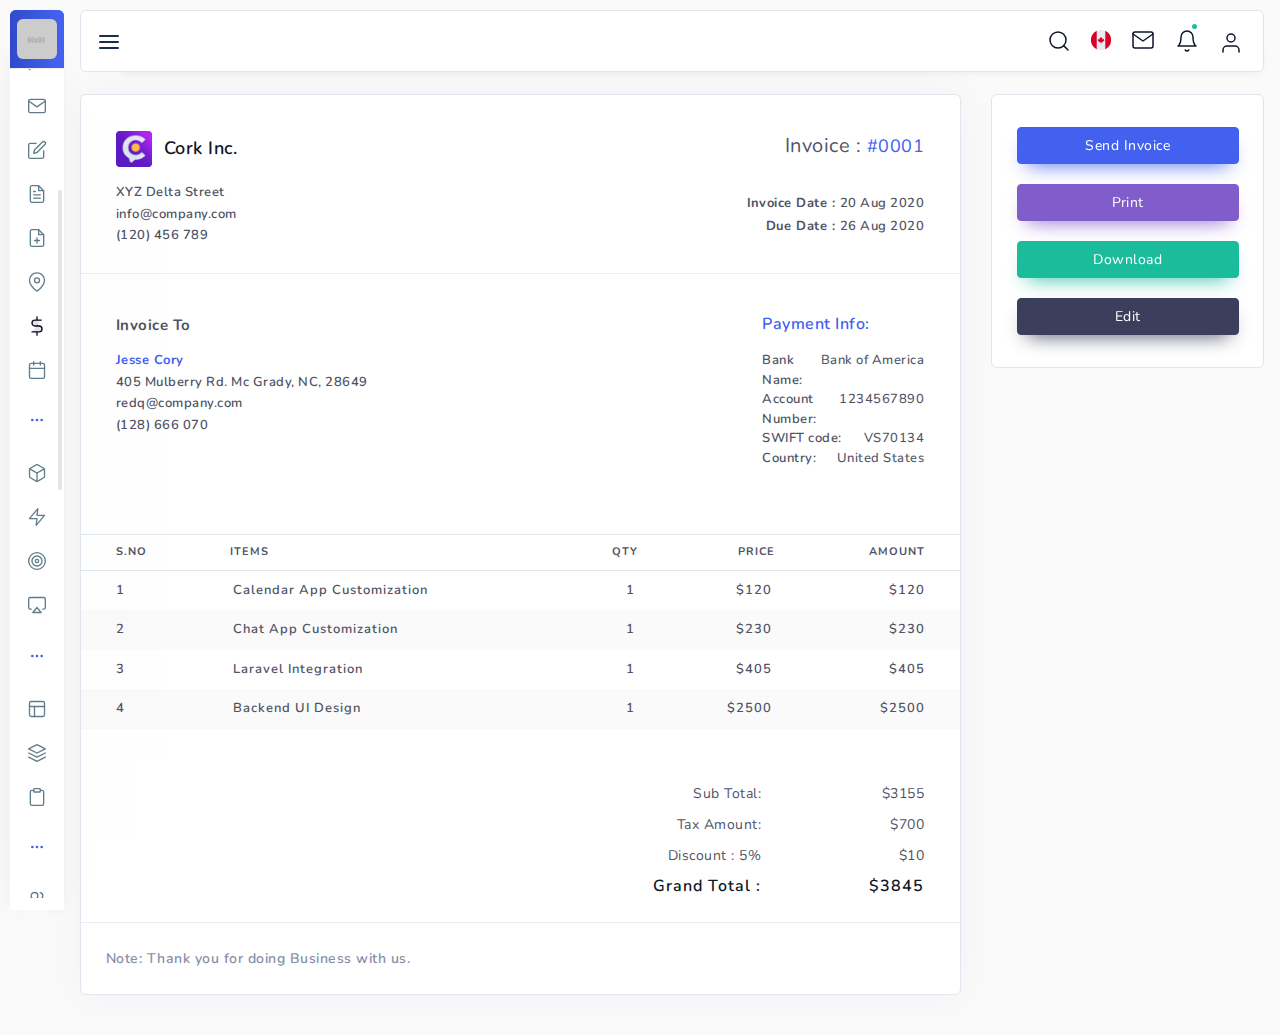
<file: collapsible-light-menu/apps_invoice-preview.html>
<!DOCTYPE html>
<html lang="en">
<head>
    <meta charset="utf-8">
    <meta http-equiv="X-UA-Compatible" content="IE=edge">
    <meta name="viewport" content="width=device-width, initial-scale=1, maximum-scale=1, shrink-to-fit=no">
    <title>Invoice Preview | CORK - Multipurpose Bootstrap Dashboard Template </title>
    <link rel="icon" type="image/x-icon" href="assets/img/favicon.ico"/>
    <!-- BEGIN GLOBAL MANDATORY STYLES -->
    <link href="https://fonts.googleapis.com/css?family=Nunito:400,600,700" rel="stylesheet">
    <link href="bootstrap/css/bootstrap.min.css" rel="stylesheet" type="text/css" />
    <link href="assets/css/plugins.css" rel="stylesheet" type="text/css" />
    <link href="plugins/perfect-scrollbar/perfect-scrollbar.css" rel="stylesheet" type="text/css" />
    <!-- END GLOBAL MANDATORY STYLES -->

    <!--  BEGIN CUSTOM STYLE FILE  -->
    <link href="assets/css/apps/invoice-preview.css" rel="stylesheet" type="text/css" />
    <!--  END CUSTOM STYLE FILE  -->
    
</head>
<body class="alt-menu sidebar-noneoverflow">
    
    <!--  BEGIN NAVBAR  -->
    <div class="header-container fixed-top">
        <header class="header navbar navbar-expand-sm expand-header">
            <a href="javascript:void(0);" class="sidebarCollapse" data-placement="bottom"><svg xmlns="http://www.w3.org/2000/svg" width="24" height="24" viewBox="0 0 24 24" fill="none" stroke="currentColor" stroke-width="2" stroke-linecap="round" stroke-linejoin="round" class="feather feather-menu"><line x1="3" y1="12" x2="21" y2="12"></line><line x1="3" y1="6" x2="21" y2="6"></line><line x1="3" y1="18" x2="21" y2="18"></line></svg></a>

            <ul class="navbar-item flex-row ml-auto">

                <li class="nav-item align-self-center search-animated">
                    <svg xmlns="http://www.w3.org/2000/svg" width="24" height="24" viewBox="0 0 24 24" fill="none" stroke="currentColor" stroke-width="2" stroke-linecap="round" stroke-linejoin="round" class="feather feather-search toggle-search"><circle cx="11" cy="11" r="8"></circle><line x1="21" y1="21" x2="16.65" y2="16.65"></line></svg>
                    <form class="form-inline search-full form-inline search" role="search">
                        <div class="search-bar">
                            <input type="text" class="form-control search-form-control  ml-lg-auto" placeholder="Search...">
                        </div>
                    </form>
                </li>

                <li class="nav-item dropdown language-dropdown">
                    <a href="javascript:void(0);" class="nav-link dropdown-toggle" id="language-dropdown" data-toggle="dropdown" aria-haspopup="true" aria-expanded="false">
                        <img src="assets/img/ca.png" class="flag-width" alt="flag">
                    </a>
                    <div class="dropdown-menu position-absolute" aria-labelledby="language-dropdown">
                        <a class="dropdown-item d-flex" href="javascript:void(0);"><img src="assets/img/de.png" class="flag-width" alt="flag"> <span class="align-self-center">&nbsp;German</span></a>
                        <a class="dropdown-item d-flex" href="javascript:void(0);"><img src="assets/img/jp.png" class="flag-width" alt="flag"> <span class="align-self-center">&nbsp;Japanese</span></a>
                        <a class="dropdown-item d-flex" href="javascript:void(0);"><img src="assets/img/fr.png" class="flag-width" alt="flag"> <span class="align-self-center">&nbsp;French</span></a>
                        <a class="dropdown-item d-flex" href="javascript:void(0);"><img src="assets/img/ca.png" class="flag-width" alt="flag"> <span class="align-self-center">&nbsp;English</span></a>
                    </div>
                </li>
                
                <li class="nav-item dropdown message-dropdown">
                    <a href="javascript:void(0);" class="nav-link dropdown-toggle" id="messageDropdown" data-toggle="dropdown" aria-haspopup="true" aria-expanded="false">
                        <svg xmlns="http://www.w3.org/2000/svg" width="24" height="24" viewBox="0 0 24 24" fill="none" stroke="currentColor" stroke-width="2" stroke-linecap="round" stroke-linejoin="round" class="feather feather-mail"><path d="M4 4h16c1.1 0 2 .9 2 2v12c0 1.1-.9 2-2 2H4c-1.1 0-2-.9-2-2V6c0-1.1.9-2 2-2z"></path><polyline points="22,6 12,13 2,6"></polyline></svg>
                    </a>
                    <div class="dropdown-menu position-absolute" aria-labelledby="messageDropdown">
                        <div class="">
                            <a class="dropdown-item">
                                <div class="">

                                    <div class="media">
                                        <div class="user-img">
                                            <div class="avatar avatar-xl">
                                                <span class="avatar-title rounded-circle">KY</span>
                                            </div>
                                        </div>
                                        <div class="media-body">
                                            <div class="">
                                                <h5 class="usr-name">Kara Young</h5>
                                                <p class="msg-title">ACCOUNT UPDATE</p>
                                            </div>
                                        </div>
                                    </div>

                                </div>
                            </a>
                            <a class="dropdown-item">
                                <div class="">
                                    <div class="media">
                                        <div class="user-img">
                                            <img src="assets/img/90x90.jpg" class="img-fluid mr-2" alt="avatar">
                                        </div>
                                        <div class="media-body">
                                            <div class="">
                                                <h5 class="usr-name">Daisy Anderson</h5>
                                                <p class="msg-title">ACCOUNT UPDATE</p>
                                            </div>
                                        </div>
                                    </div>                                    
                                </div>
                            </a>
                            <a class="dropdown-item">
                                <div class="">

                                    <div class="media">
                                        <div class="user-img">
                                            <div class="avatar avatar-xl">
                                                <span class="avatar-title rounded-circle">OG</span>
                                            </div>
                                        </div>
                                        <div class="media-body">
                                            <div class="">
                                                <h5 class="usr-name">Oscar Garner</h5>
                                                <p class="msg-title">ACCOUNT UPDATE</p>
                                            </div>
                                        </div>
                                    </div>
                                    
                                </div>
                            </a>
                        </div>
                    </div>
                </li>

                <li class="nav-item dropdown notification-dropdown">
                    <a href="javascript:void(0);" class="nav-link dropdown-toggle" id="notificationDropdown" data-toggle="dropdown" aria-haspopup="true" aria-expanded="false">
                        <svg xmlns="http://www.w3.org/2000/svg" width="24" height="24" viewBox="0 0 24 24" fill="none" stroke="currentColor" stroke-width="2" stroke-linecap="round" stroke-linejoin="round" class="feather feather-bell"><path d="M18 8A6 6 0 0 0 6 8c0 7-3 9-3 9h18s-3-2-3-9"></path><path d="M13.73 21a2 2 0 0 1-3.46 0"></path></svg><span class="badge badge-success"></span>
                    </a>
                    <div class="dropdown-menu position-absolute" aria-labelledby="notificationDropdown">
                        <div class="notification-scroll">

                            <div class="dropdown-item">
                                <div class="media server-log">
                                    <svg xmlns="http://www.w3.org/2000/svg" width="24" height="24" viewBox="0 0 24 24" fill="none" stroke="currentColor" stroke-width="2" stroke-linecap="round" stroke-linejoin="round" class="feather feather-server"><rect x="2" y="2" width="20" height="8" rx="2" ry="2"></rect><rect x="2" y="14" width="20" height="8" rx="2" ry="2"></rect><line x1="6" y1="6" x2="6" y2="6"></line><line x1="6" y1="18" x2="6" y2="18"></line></svg>
                                    <div class="media-body">
                                        <div class="data-info">
                                            <h6 class="">Server Rebooted</h6>
                                            <p class="">45 min ago</p>
                                        </div>

                                        <div class="icon-status">
                                            <svg xmlns="http://www.w3.org/2000/svg" width="24" height="24" viewBox="0 0 24 24" fill="none" stroke="currentColor" stroke-width="2" stroke-linecap="round" stroke-linejoin="round" class="feather feather-x"><line x1="18" y1="6" x2="6" y2="18"></line><line x1="6" y1="6" x2="18" y2="18"></line></svg>
                                        </div>
                                    </div>
                                </div>
                            </div>

                            <div class="dropdown-item">
                                <div class="media ">
                                    <svg xmlns="http://www.w3.org/2000/svg" width="24" height="24" viewBox="0 0 24 24" fill="none" stroke="currentColor" stroke-width="2" stroke-linecap="round" stroke-linejoin="round" class="feather feather-heart"><path d="M20.84 4.61a5.5 5.5 0 0 0-7.78 0L12 5.67l-1.06-1.06a5.5 5.5 0 0 0-7.78 7.78l1.06 1.06L12 21.23l7.78-7.78 1.06-1.06a5.5 5.5 0 0 0 0-7.78z"></path></svg>
                                    <div class="media-body">
                                        <div class="data-info">
                                            <h6 class="">Licence Expiring Soon</h6>
                                            <p class="">8 hrs ago</p>
                                        </div>

                                        <div class="icon-status">
                                            <svg xmlns="http://www.w3.org/2000/svg" width="24" height="24" viewBox="0 0 24 24" fill="none" stroke="currentColor" stroke-width="2" stroke-linecap="round" stroke-linejoin="round" class="feather feather-x"><line x1="18" y1="6" x2="6" y2="18"></line><line x1="6" y1="6" x2="18" y2="18"></line></svg>
                                        </div>
                                    </div>
                                </div>
                            </div>

                            <div class="dropdown-item">
                                <div class="media file-upload">
                                    <svg xmlns="http://www.w3.org/2000/svg" width="24" height="24" viewBox="0 0 24 24" fill="none" stroke="currentColor" stroke-width="2" stroke-linecap="round" stroke-linejoin="round" class="feather feather-file-text"><path d="M14 2H6a2 2 0 0 0-2 2v16a2 2 0 0 0 2 2h12a2 2 0 0 0 2-2V8z"></path><polyline points="14 2 14 8 20 8"></polyline><line x1="16" y1="13" x2="8" y2="13"></line><line x1="16" y1="17" x2="8" y2="17"></line><polyline points="10 9 9 9 8 9"></polyline></svg>
                                    <div class="media-body">
                                        <div class="data-info">
                                            <h6 class="">Kelly Portfolio.pdf</h6>
                                            <p class="">670 kb</p>
                                        </div>

                                        <div class="icon-status">
                                            <svg xmlns="http://www.w3.org/2000/svg" width="24" height="24" viewBox="0 0 24 24" fill="none" stroke="currentColor" stroke-width="2" stroke-linecap="round" stroke-linejoin="round" class="feather feather-check"><polyline points="20 6 9 17 4 12"></polyline></svg>
                                        </div>
                                    </div>
                                </div>
                            </div>
                        </div>
                    </div>
                </li>

                <li class="nav-item dropdown user-profile-dropdown  order-lg-0 order-1">
                    <a href="javascript:void(0);" class="nav-link dropdown-toggle user" id="userProfileDropdown" data-toggle="dropdown" aria-haspopup="true" aria-expanded="false">
                        <svg xmlns="http://www.w3.org/2000/svg" width="24" height="24" viewBox="0 0 24 24" fill="none" stroke="currentColor" stroke-width="2" stroke-linecap="round" stroke-linejoin="round" class="feather feather-user"><path d="M20 21v-2a4 4 0 0 0-4-4H8a4 4 0 0 0-4 4v2"></path><circle cx="12" cy="7" r="4"></circle></svg>
                    </a>
                    <div class="dropdown-menu position-absolute" aria-labelledby="userProfileDropdown">
                        <div class="user-profile-section">
                            <div class="media mx-auto">
                                <img src="assets/img/90x90.jpg" class="img-fluid mr-2" alt="avatar">
                                <div class="media-body">
                                    <h5>Shaun Park</h5>
                                    <p>Project Leader</p>
                                </div>
                            </div>
                        </div>
                        <div class="dropdown-item">
                            <a href="user_profile.html">
                                <svg xmlns="http://www.w3.org/2000/svg" width="24" height="24" viewBox="0 0 24 24" fill="none" stroke="currentColor" stroke-width="2" stroke-linecap="round" stroke-linejoin="round" class="feather feather-user"><path d="M20 21v-2a4 4 0 0 0-4-4H8a4 4 0 0 0-4 4v2"></path><circle cx="12" cy="7" r="4"></circle></svg> <span>Profile</span>
                            </a>
                        </div>
                        <div class="dropdown-item">
                            <a href="apps_mailbox.html">
                                <svg xmlns="http://www.w3.org/2000/svg" width="24" height="24" viewBox="0 0 24 24" fill="none" stroke="currentColor" stroke-width="2" stroke-linecap="round" stroke-linejoin="round" class="feather feather-inbox"><polyline points="22 12 16 12 14 15 10 15 8 12 2 12"></polyline><path d="M5.45 5.11L2 12v6a2 2 0 0 0 2 2h16a2 2 0 0 0 2-2v-6l-3.45-6.89A2 2 0 0 0 16.76 4H7.24a2 2 0 0 0-1.79 1.11z"></path></svg> <span>Inbox</span>
                            </a>
                        </div>
                        <div class="dropdown-item">
                            <a href="auth_lockscreen.html">
                                <svg xmlns="http://www.w3.org/2000/svg" width="24" height="24" viewBox="0 0 24 24" fill="none" stroke="currentColor" stroke-width="2" stroke-linecap="round" stroke-linejoin="round" class="feather feather-lock"><rect x="3" y="11" width="18" height="11" rx="2" ry="2"></rect><path d="M7 11V7a5 5 0 0 1 10 0v4"></path></svg> <span>Lock Screen</span>
                            </a>
                        </div>
                        <div class="dropdown-item">
                            <a href="auth_login.html">
                                <svg xmlns="http://www.w3.org/2000/svg" width="24" height="24" viewBox="0 0 24 24" fill="none" stroke="currentColor" stroke-width="2" stroke-linecap="round" stroke-linejoin="round" class="feather feather-log-out"><path d="M9 21H5a2 2 0 0 1-2-2V5a2 2 0 0 1 2-2h4"></path><polyline points="16 17 21 12 16 7"></polyline><line x1="21" y1="12" x2="9" y2="12"></line></svg> <span>Log Out</span>
                            </a>
                        </div>
                    </div>
                </li>
            </ul>
        </header>
    </div>
    <!--  END NAVBAR  -->

    <!--  BEGIN MAIN CONTAINER  -->
    <div class="main-container sidebar-closed sbar-open" id="container">

        <div class="overlay"></div>
        <div class="cs-overlay"></div>
        <div class="search-overlay"></div>

        <!--  BEGIN SIDEBAR  -->
        <div class="sidebar-wrapper sidebar-theme">
            
            <nav id="sidebar">

                <ul class="navbar-nav theme-brand flex-row  text-center">
                    <li class="nav-item theme-logo">
                        <a href="index.html">
                            <img src="assets/img/90x90.jpg" class="navbar-logo" alt="logo">
                        </a>
                    </li>
                    <li class="nav-item theme-text">
                        <a href="index.html" class="nav-link"> CORK </a>
                    </li>
                </ul>

                <ul class="list-unstyled menu-categories" id="accordionExample">
                    <li class="menu">
                        <a href="#dashboard" data-toggle="collapse" aria-expanded="false" class="dropdown-toggle">
                            <div class="">
                                <svg xmlns="http://www.w3.org/2000/svg" width="24" height="24" viewBox="0 0 24 24" fill="none" stroke="currentColor" stroke-width="2" stroke-linecap="round" stroke-linejoin="round" class="feather feather-home"><path d="M3 9l9-7 9 7v11a2 2 0 0 1-2 2H5a2 2 0 0 1-2-2z"></path><polyline points="9 22 9 12 15 12 15 22"></polyline></svg>
                                <span>Dashboard</span>
                            </div>
                            <div>
                                <svg xmlns="http://www.w3.org/2000/svg" width="24" height="24" viewBox="0 0 24 24" fill="none" stroke="currentColor" stroke-width="2" stroke-linecap="round" stroke-linejoin="round" class="feather feather-chevron-right"><polyline points="9 18 15 12 9 6"></polyline></svg>
                            </div>
                        </a>
                        <ul class="collapse submenu list-unstyled" id="dashboard" data-parent="#accordionExample">
                            <li>
                                <a href="index.html"> Analytics </a>
                            </li>
                            <li>
                                <a href="index2.html"> Sales </a>
                            </li>
                        </ul>
                    </li>

                    <li class="menu menu-heading">
                        <div class="heading"><svg xmlns="http://www.w3.org/2000/svg" width="24" height="24" viewBox="0 0 24 24" fill="none" stroke="currentColor" stroke-width="2" stroke-linecap="round" stroke-linejoin="round" class="feather feather-more-horizontal"><circle cx="12" cy="12" r="1"></circle><circle cx="19" cy="12" r="1"></circle><circle cx="5" cy="12" r="1"></circle></svg><span>APPLICATIONS</span></div>
                    </li>

                    <li class="menu">
                        <a href="apps_chat.html" aria-expanded="false" class="dropdown-toggle">
                            <div class="">
                                <svg xmlns="http://www.w3.org/2000/svg" width="24" height="24" viewBox="0 0 24 24" fill="none" stroke="currentColor" stroke-width="2" stroke-linecap="round" stroke-linejoin="round" class="feather feather-message-square"><path d="M21 15a2 2 0 0 1-2 2H7l-4 4V5a2 2 0 0 1 2-2h14a2 2 0 0 1 2 2z"></path></svg>
                                <span>Chat</span>
                            </div>
                        </a>
                    </li>

                    <li class="menu">
                        <a href="apps_mailbox.html" aria-expanded="false" class="dropdown-toggle">
                            <div class="">
                                <svg xmlns="http://www.w3.org/2000/svg" width="24" height="24" viewBox="0 0 24 24" fill="none" stroke="currentColor" stroke-width="2" stroke-linecap="round" stroke-linejoin="round" class="feather feather-mail"><path d="M4 4h16c1.1 0 2 .9 2 2v12c0 1.1-.9 2-2 2H4c-1.1 0-2-.9-2-2V6c0-1.1.9-2 2-2z"></path><polyline points="22,6 12,13 2,6"></polyline></svg>
                                <span>Mailbox</span>
                            </div>
                        </a>
                    </li>

                    <li class="menu">
                        <a href="apps_todoList.html" aria-expanded="false" class="dropdown-toggle">
                            <div class="">
                                <svg xmlns="http://www.w3.org/2000/svg" width="24" height="24" viewBox="0 0 24 24" fill="none" stroke="currentColor" stroke-width="2" stroke-linecap="round" stroke-linejoin="round" class="feather feather-edit"><path d="M11 4H4a2 2 0 0 0-2 2v14a2 2 0 0 0 2 2h14a2 2 0 0 0 2-2v-7"></path><path d="M18.5 2.5a2.121 2.121 0 0 1 3 3L12 15l-4 1 1-4 9.5-9.5z"></path></svg>
                                <span>Todo List</span>
                            </div>
                        </a>
                    </li>

                    <li class="menu">
                        <a href="apps_notes.html" aria-expanded="false" class="dropdown-toggle">
                            <div class="">
                                <svg xmlns="http://www.w3.org/2000/svg" width="24" height="24" viewBox="0 0 24 24" fill="none" stroke="currentColor" stroke-width="2" stroke-linecap="round" stroke-linejoin="round" class="feather feather-file-text"><path d="M14 2H6a2 2 0 0 0-2 2v16a2 2 0 0 0 2 2h12a2 2 0 0 0 2-2V8z"></path><polyline points="14 2 14 8 20 8"></polyline><line x1="16" y1="13" x2="8" y2="13"></line><line x1="16" y1="17" x2="8" y2="17"></line><polyline points="10 9 9 9 8 9"></polyline></svg>
                                <span>Notes</span>
                            </div>
                        </a>
                    </li>

                    <li class="menu">
                        <a href="apps_scrumboard.html" aria-expanded="false" class="dropdown-toggle">
                            <div class="">
                                <svg xmlns="http://www.w3.org/2000/svg" width="24" height="24" viewBox="0 0 24 24" fill="none" stroke="currentColor" stroke-width="2" stroke-linecap="round" stroke-linejoin="round" class="feather feather-file-plus"><path d="M14 2H6a2 2 0 0 0-2 2v16a2 2 0 0 0 2 2h12a2 2 0 0 0 2-2V8z"></path><polyline points="14 2 14 8 20 8"></polyline><line x1="12" y1="18" x2="12" y2="12"></line><line x1="9" y1="15" x2="15" y2="15"></line></svg>
                                <span>Scrumboard</span>
                            </div>
                        </a>
                    </li>

                    <li class="menu">
                        <a href="apps_contacts.html" aria-expanded="false" class="dropdown-toggle">
                            <div class="">
                                <svg xmlns="http://www.w3.org/2000/svg" width="24" height="24" viewBox="0 0 24 24" fill="none" stroke="currentColor" stroke-width="2" stroke-linecap="round" stroke-linejoin="round" class="feather feather-map-pin"><path d="M21 10c0 7-9 13-9 13s-9-6-9-13a9 9 0 0 1 18 0z"></path><circle cx="12" cy="10" r="3"></circle></svg>
                                <span>Contacts</span>
                            </div>
                        </a>
                    </li>

                    <li class="menu active">
                        <a href="#invoice" data-toggle="collapse" aria-expanded="true" class="dropdown-toggle">
                            <div class="">
                                <svg xmlns="http://www.w3.org/2000/svg" width="24" height="24" viewBox="0 0 24 24" fill="none" stroke="currentColor" stroke-width="2" stroke-linecap="round" stroke-linejoin="round" class="feather feather-dollar-sign"><line x1="12" y1="1" x2="12" y2="23"></line><path d="M17 5H9.5a3.5 3.5 0 0 0 0 7h5a3.5 3.5 0 0 1 0 7H6"></path></svg>
                                <span>Invoice</span>
                            </div>
                            <div>
                                <svg xmlns="http://www.w3.org/2000/svg" width="24" height="24" viewBox="0 0 24 24" fill="none" stroke="currentColor" stroke-width="2" stroke-linecap="round" stroke-linejoin="round" class="feather feather-chevron-right"><polyline points="9 18 15 12 9 6"></polyline></svg>
                            </div>
                        </a>
                        <ul class="collapse submenu list-unstyled" id="invoice" data-parent="#accordionExample">
                            <li>
                                <a href="apps_invoice-list.html"> List </a>
                            </li>
                            <li class="active">
                                <a href="apps_invoice-preview.html"> Preview </a>
                            </li>
                            <li>
                                <a href="apps_invoice-add.html"> Add </a>
                            </li>
                            <li>
                                <a href="apps_invoice-edit.html"> Edit </a>
                            </li>                            
                        </ul>
                    </li>

                    <li class="menu">
                        <a href="apps_calendar.html" aria-expanded="false" class="dropdown-toggle">
                            <div class="">
                                <svg xmlns="http://www.w3.org/2000/svg" width="24" height="24" viewBox="0 0 24 24" fill="none" stroke="currentColor" stroke-width="2" stroke-linecap="round" stroke-linejoin="round" class="feather feather-calendar"><rect x="3" y="4" width="18" height="18" rx="2" ry="2"></rect><line x1="16" y1="2" x2="16" y2="6"></line><line x1="8" y1="2" x2="8" y2="6"></line><line x1="3" y1="10" x2="21" y2="10"></line></svg>
                                <span>Calendar</span>
                            </div>
                        </a>
                    </li>

                    <li class="menu menu-heading">
                        <div class="heading"><svg xmlns="http://www.w3.org/2000/svg" width="24" height="24" viewBox="0 0 24 24" fill="none" stroke="currentColor" stroke-width="2" stroke-linecap="round" stroke-linejoin="round" class="feather feather-more-horizontal"><circle cx="12" cy="12" r="1"></circle><circle cx="19" cy="12" r="1"></circle><circle cx="5" cy="12" r="1"></circle></svg><span>USER INTERFACE</span></div>
                    </li>

                    <li class="menu">
                        <a href="#components" data-toggle="collapse" aria-expanded="false" class="dropdown-toggle">
                            <div class="">
                                <svg xmlns="http://www.w3.org/2000/svg" width="24" height="24" viewBox="0 0 24 24" fill="none" stroke="currentColor" stroke-width="2" stroke-linecap="round" stroke-linejoin="round" class="feather feather-box"><path d="M21 16V8a2 2 0 0 0-1-1.73l-7-4a2 2 0 0 0-2 0l-7 4A2 2 0 0 0 3 8v8a2 2 0 0 0 1 1.73l7 4a2 2 0 0 0 2 0l7-4A2 2 0 0 0 21 16z"></path><polyline points="3.27 6.96 12 12.01 20.73 6.96"></polyline><line x1="12" y1="22.08" x2="12" y2="12"></line></svg>
                                <span>Components</span>
                            </div>
                            <div>
                                <svg xmlns="http://www.w3.org/2000/svg" width="24" height="24" viewBox="0 0 24 24" fill="none" stroke="currentColor" stroke-width="2" stroke-linecap="round" stroke-linejoin="round" class="feather feather-chevron-right"><polyline points="9 18 15 12 9 6"></polyline></svg>
                            </div>
                        </a>
                        <ul class="collapse submenu list-unstyled" id="components" data-parent="#accordionExample">
                            <li>
                                <a href="component_tabs.html"> Tabs </a>
                            </li>
                            <li>
                                <a href="component_accordion.html"> Accordions  </a>
                            </li>
                            <li>
                                <a href="component_modal.html"> Modals </a>
                            </li>                            
                            <li>
                                <a href="component_cards.html"> Cards </a>
                            </li>
                            <li>
                                <a href="component_bootstrap_carousel.html">Carousel</a>
                            </li>
                            <li>
                                <a href="component_blockui.html"> Block UI </a>
                            </li>
                            <li>
                                <a href="component_countdown.html"> Countdown </a>
                            </li>
                            <li>
                                <a href="component_counter.html"> Counter </a>
                            </li>
                            <li>
                                <a href="component_sweetalert.html"> Sweet Alerts </a>
                            </li>
                            <li>
                                <a href="component_timeline.html"> Timeline </a>
                            </li>
                            <li>
                                <a href="component_snackbar.html"> Notifications </a>
                            </li>
                            <li>
                                <a href="component_session_timeout.html"> Session Timeout </a>
                            </li>
                            <li>
                                <a href="component_media_object.html"> Media Object </a>
                            </li>
                            <li>
                                <a href="component_list_group.html"> List Group </a>
                            </li>
                            <li>
                                <a href="component_pricing_table.html"> Pricing Tables </a>
                            </li>
                            <li>
                                <a href="component_lightbox.html"> Lightbox </a>
                            </li>
                        </ul>
                    </li>

                    <li class="menu">
                        <a href="#elements" data-toggle="collapse" aria-expanded="false" class="dropdown-toggle">
                            <div class="">
                                <svg xmlns="http://www.w3.org/2000/svg" width="24" height="24" viewBox="0 0 24 24" fill="none" stroke="currentColor" stroke-width="2" stroke-linecap="round" stroke-linejoin="round" class="feather feather-zap"><polygon points="13 2 3 14 12 14 11 22 21 10 12 10 13 2"></polygon></svg>
                                <span>Elements</span>
                            </div>
                            <div>
                                <svg xmlns="http://www.w3.org/2000/svg" width="24" height="24" viewBox="0 0 24 24" fill="none" stroke="currentColor" stroke-width="2" stroke-linecap="round" stroke-linejoin="round" class="feather feather-chevron-right"><polyline points="9 18 15 12 9 6"></polyline></svg>
                            </div>
                        </a>
                        <ul class="collapse submenu list-unstyled" id="elements" data-parent="#accordionExample">
                            <li>
                                <a href="element_alerts.html"> Alerts </a>
                            </li>
                            <li>
                                <a href="element_avatar.html"> Avatar </a>
                            </li>
                            <li>
                                <a href="element_badges.html"> Badges </a>
                            </li>
                            <li>
                                <a href="element_breadcrumbs.html"> Breadcrumbs </a>
                            </li>                            
                            <li>
                                <a href="element_buttons.html"> Buttons </a>
                            </li>
                            <li>
                                <a href="element_buttons_group.html"> Button Groups </a>
                            </li>
                            <li>
                                <a href="element_color_library.html"> Color Library </a>
                            </li>
                            <li>
                                <a href="element_dropdown.html"> Dropdown </a>
                            </li>
                            <li>
                                <a href="element_infobox.html"> Infobox </a>
                            </li>
                            <li>
                                <a href="element_jumbotron.html"> Jumbotron </a>
                            </li>
                            <li>
                                <a href="element_loader.html"> Loader </a>
                            </li>
                            <li>
                                <a href="element_pagination.html"> Pagination </a>
                            </li>
                            <li>
                                <a href="element_popovers.html"> Popovers </a>
                            </li>
                            <li>
                                <a href="element_progress_bar.html"> Progress Bar </a>
                            </li>
                            <li>
                                <a href="element_search.html"> Search </a>
                            </li>
                            <li>
                                <a href="element_tooltips.html"> Tooltips </a>
                            </li>
                            <li>
                                <a href="element_treeview.html"> Treeview </a>
                            </li>
                            <li>
                                <a href="element_typography.html"> Typography </a>
                            </li>
                        </ul>
                    </li>

                    <li class="menu">
                        <a href="fonticons.html" aria-expanded="false" class="dropdown-toggle">
                            <div class="">
                                <svg xmlns="http://www.w3.org/2000/svg" width="24" height="24" viewBox="0 0 24 24" fill="none" stroke="currentColor" stroke-width="2" stroke-linecap="round" stroke-linejoin="round" class="feather feather-target"><circle cx="12" cy="12" r="10"></circle><circle cx="12" cy="12" r="6"></circle><circle cx="12" cy="12" r="2"></circle></svg>
                                <span>Font Icons</span>
                            </div>
                        </a>
                    </li>

                    <li class="menu">
                        <a href="widgets.html" aria-expanded="false" class="dropdown-toggle">
                            <div class="">
                                <svg xmlns="http://www.w3.org/2000/svg" width="24" height="24" viewBox="0 0 24 24" fill="none" stroke="currentColor" stroke-width="2" stroke-linecap="round" stroke-linejoin="round" class="feather feather-airplay"><path d="M5 17H4a2 2 0 0 1-2-2V5a2 2 0 0 1 2-2h16a2 2 0 0 1 2 2v10a2 2 0 0 1-2 2h-1"></path><polygon points="12 15 17 21 7 21 12 15"></polygon></svg>
                                <span>Widgets</span>
                            </div>
                        </a>
                    </li>

                    <li class="menu menu-heading">
                        <div class="heading"><svg xmlns="http://www.w3.org/2000/svg" width="24" height="24" viewBox="0 0 24 24" fill="none" stroke="currentColor" stroke-width="2" stroke-linecap="round" stroke-linejoin="round" class="feather feather-more-horizontal"><circle cx="12" cy="12" r="1"></circle><circle cx="19" cy="12" r="1"></circle><circle cx="5" cy="12" r="1"></circle></svg><span>TABLES AND FORMS</span></div>
                    </li>

                    <li class="menu">
                        <a href="table_basic.html" aria-expanded="false" class="dropdown-toggle">
                            <div class="">
                                <svg xmlns="http://www.w3.org/2000/svg" width="24" height="24" viewBox="0 0 24 24" fill="none" stroke="currentColor" stroke-width="2" stroke-linecap="round" stroke-linejoin="round" class="feather feather-layout"><rect x="3" y="3" width="18" height="18" rx="2" ry="2"></rect><line x1="3" y1="9" x2="21" y2="9"></line><line x1="9" y1="21" x2="9" y2="9"></line></svg>
                                <span>Tables</span>
                            </div>
                        </a>
                    </li>

                    <li class="menu">
                        <a href="#datatables" data-toggle="collapse" aria-expanded="false" class="dropdown-toggle">
                            <div class="">
                                <svg xmlns="http://www.w3.org/2000/svg" width="24" height="24" viewBox="0 0 24 24" fill="none" stroke="currentColor" stroke-width="2" stroke-linecap="round" stroke-linejoin="round" class="feather feather-layers"><polygon points="12 2 2 7 12 12 22 7 12 2"></polygon><polyline points="2 17 12 22 22 17"></polyline><polyline points="2 12 12 17 22 12"></polyline></svg>
                                <span>DataTables</span>
                            </div>
                            <div>
                                <svg xmlns="http://www.w3.org/2000/svg" width="24" height="24" viewBox="0 0 24 24" fill="none" stroke="currentColor" stroke-width="2" stroke-linecap="round" stroke-linejoin="round" class="feather feather-chevron-right"><polyline points="9 18 15 12 9 6"></polyline></svg>
                            </div>
                        </a>
                        <ul class="collapse submenu list-unstyled" id="datatables" data-parent="#accordionExample">
                            <li>
                                <a href="table_dt_basic.html"> Basic </a>
                            </li>
                            <li>
                                <a href="table_dt_striped_table.html"> Striped Table </a>
                            </li>
                            <li>
                                <a href="table_dt_ordering_sorting.html"> Order Sorting </a>
                            </li>
                            <li>
                                <a href="table_dt_multi-column_ordering.html"> Multi-Column </a>
                            </li>
                            <li>
                                <a href="table_dt_multiple_tables.html"> Multiple Tables</a>
                            </li>
                            <li>
                                <a href="table_dt_alternative_pagination.html"> Alt. Pagination</a>
                            </li>
                            <li>
                                <a href="table_dt_custom.html"> Custom </a>
                            </li>
                            <li>
                                <a href="table_dt_range_search.html"> Range Search </a>
                            </li>
                            <li>
                                <a href="table_dt_html5.html"> HTML5 Export </a>
                            </li>
                            <li>
                                <a href="table_dt_live_dom_ordering.html"> Live DOM ordering </a>
                            </li>
                            <li>
                                <a href="table_dt_miscellaneous.html"> Miscellaneous </a>
                            </li>
                        </ul>
                    </li>

                    <li class="menu">
                        <a href="#forms" data-toggle="collapse" aria-expanded="false" class="dropdown-toggle">
                            <div class="">
                                <svg xmlns="http://www.w3.org/2000/svg" width="24" height="24" viewBox="0 0 24 24" fill="none" stroke="currentColor" stroke-width="2" stroke-linecap="round" stroke-linejoin="round" class="feather feather-clipboard"><path d="M16 4h2a2 2 0 0 1 2 2v14a2 2 0 0 1-2 2H6a2 2 0 0 1-2-2V6a2 2 0 0 1 2-2h2"></path><rect x="8" y="2" width="8" height="4" rx="1" ry="1"></rect></svg>
                                <span>Forms</span>
                            </div>
                            <div>
                                <svg xmlns="http://www.w3.org/2000/svg" width="24" height="24" viewBox="0 0 24 24" fill="none" stroke="currentColor" stroke-width="2" stroke-linecap="round" stroke-linejoin="round" class="feather feather-chevron-right"><polyline points="9 18 15 12 9 6"></polyline></svg>
                            </div>
                        </a>
                        <ul class="collapse submenu list-unstyled" id="forms" data-parent="#accordionExample">
                            <li>
                                <a href="form_bootstrap_basic.html"> Basic </a>
                            </li>
                            <li>
                                <a href="form_input_group_basic.html"> Input Group </a>
                            </li>
                            <li>
                                <a href="form_layouts.html"> Layouts </a>
                            </li>
                            <li>
                                <a href="form_validation.html"> Validation </a>
                            </li>
                            <li>
                                <a href="form_input_mask.html"> Input Mask </a>
                            </li>
                            <li>
                                <a href="form_bootstrap_select.html"> Bootstrap Select </a>
                            </li>
                            <li>
                                <a href="form_select2.html"> Select2 </a>
                            </li>
                            <li>
                                <a href="form_bootstrap_touchspin.html"> TouchSpin </a>
                            </li>
                            <li>
                                <a href="form_maxlength.html"> Maxlength </a>
                            </li>                          
                            <li>
                                <a href="form_checkbox_radio.html"> Checkbox &amp; Radio </a>
                            </li>                            
                            <li>
                                <a href="form_switches.html"> Switches </a>
                            </li>
                            <li>
                                <a href="form_wizard.html"> Wizards </a>
                            </li>
                            <li>
                                <a href="form_fileupload.html"> File Upload </a>
                            </li>
                            <li>
                                <a href="form_quill.html"> Quill Editor </a>
                            </li>
                            <li>
                                <a href="form_markdown.html"> Markdown Editor </a>
                            </li>
                            <li>
                                <a href="form_date_range_picker.html"> Date &amp; Range Picker </a>
                            </li>
                            <li>
                                <a href="form_clipboard.html"> Clipboard </a>
                            </li>
                            <li>
                                <a href="form_typeahead.html"> Typeahead </a>
                            </li>
                        </ul>
                    </li>
                    
                    <li class="menu menu-heading">
                        <div class="heading"><svg xmlns="http://www.w3.org/2000/svg" width="24" height="24" viewBox="0 0 24 24" fill="none" stroke="currentColor" stroke-width="2" stroke-linecap="round" stroke-linejoin="round" class="feather feather-more-horizontal"><circle cx="12" cy="12" r="1"></circle><circle cx="19" cy="12" r="1"></circle><circle cx="5" cy="12" r="1"></circle></svg><span>USER AND PAGES</span></div>
                    </li>                    

                    <li class="menu">
                        <a href="#users" data-toggle="collapse" aria-expanded="false" class="dropdown-toggle">
                            <div class="">
                                <svg xmlns="http://www.w3.org/2000/svg" width="24" height="24" viewBox="0 0 24 24" fill="none" stroke="currentColor" stroke-width="2" stroke-linecap="round" stroke-linejoin="round" class="feather feather-users"><path d="M17 21v-2a4 4 0 0 0-4-4H5a4 4 0 0 0-4 4v2"></path><circle cx="9" cy="7" r="4"></circle><path d="M23 21v-2a4 4 0 0 0-3-3.87"></path><path d="M16 3.13a4 4 0 0 1 0 7.75"></path></svg>
                                <span>Users</span>
                            </div>
                            <div>
                                <svg xmlns="http://www.w3.org/2000/svg" width="24" height="24" viewBox="0 0 24 24" fill="none" stroke="currentColor" stroke-width="2" stroke-linecap="round" stroke-linejoin="round" class="feather feather-chevron-right"><polyline points="9 18 15 12 9 6"></polyline></svg>
                            </div>
                        </a>
                        <ul class="collapse submenu list-unstyled" id="users" data-parent="#accordionExample">
                            <li>
                                <a href="user_profile.html"> Profile </a>
                            </li>
                            <li>
                                <a href="user_account_setting.html"> Account Settings </a>
                            </li>
                        </ul>
                    </li>

                    <li class="menu">
                        <a href="#pages" data-toggle="collapse" aria-expanded="false" class="dropdown-toggle">
                            <div class="">
                                <svg xmlns="http://www.w3.org/2000/svg" width="24" height="24" viewBox="0 0 24 24" fill="none" stroke="currentColor" stroke-width="2" stroke-linecap="round" stroke-linejoin="round" class="feather feather-file"><path d="M13 2H6a2 2 0 0 0-2 2v16a2 2 0 0 0 2 2h12a2 2 0 0 0 2-2V9z"></path><polyline points="13 2 13 9 20 9"></polyline></svg>
                                <span>Pages</span>
                            </div>
                            <div>
                                <svg xmlns="http://www.w3.org/2000/svg" width="24" height="24" viewBox="0 0 24 24" fill="none" stroke="currentColor" stroke-width="2" stroke-linecap="round" stroke-linejoin="round" class="feather feather-chevron-right"><polyline points="9 18 15 12 9 6"></polyline></svg>
                            </div>
                        </a>
                        <ul class="collapse submenu list-unstyled" id="pages" data-parent="#accordionExample">
                            <li>
                                <a href="pages_helpdesk.html"> Helpdesk </a>
                            </li>
                            <li>
                                <a href="pages_contact_us.html"> Contact Form </a>
                            </li>
                            <li>
                                <a href="pages_faq.html"> FAQ </a>
                            </li>
                            <li>
                                <a href="pages_faq2.html"> FAQ 2 </a>
                            </li>
                            <li>
                                <a href="pages_privacy.html"> Privacy Policy </a>
                            </li>
                            <li>
                                <a href="pages_coming_soon.html" target="_blank"> Coming Soon </a>
                            </li>
                            <li>
                                <a href="#pages-error" data-toggle="collapse" aria-expanded="false" class="dropdown-toggle"> Error <svg xmlns="http://www.w3.org/2000/svg" width="24" height="24" viewBox="0 0 24 24" fill="none" stroke="currentColor" stroke-width="2" stroke-linecap="round" stroke-linejoin="round" class="feather feather-chevron-right"><polyline points="9 18 15 12 9 6"></polyline></svg> </a>
                                <ul class="collapse list-unstyled sub-submenu" id="pages-error" data-parent="#pages"> 
                                    <li>
                                        <a href="pages_error404.html" target="_blank"> 404 </a>
                                    </li>
                                    <li>
                                        <a href="pages_error500.html" target="_blank"> 500 </a>
                                    </li>
                                    <li>
                                        <a href="pages_error503.html" target="_blank"> 503 </a>
                                    </li>
                                    <li>
                                        <a href="pages_maintenence.html" target="_blank"> Maintanence </a>
                                    </li>
                                </ul>
                            </li>
                        </ul>
                    </li>

                    <li class="menu menu-heading">
                        <div class="heading"><svg xmlns="http://www.w3.org/2000/svg" width="24" height="24" viewBox="0 0 24 24" fill="none" stroke="currentColor" stroke-width="2" stroke-linecap="round" stroke-linejoin="round" class="feather feather-more-horizontal"><circle cx="12" cy="12" r="1"></circle><circle cx="19" cy="12" r="1"></circle><circle cx="5" cy="12" r="1"></circle></svg><span>EXTRA ELEMENTS</span></div>
                    </li>

                    <li class="menu">
                        <a href="#authentication" data-toggle="collapse" aria-expanded="false" class="dropdown-toggle">
                            <div class="">
                                <svg xmlns="http://www.w3.org/2000/svg" width="24" height="24" viewBox="0 0 24 24" fill="none" stroke="currentColor" stroke-width="2" stroke-linecap="round" stroke-linejoin="round" class="feather feather-lock"><rect x="3" y="11" width="18" height="11" rx="2" ry="2"></rect><path d="M7 11V7a5 5 0 0 1 10 0v4"></path></svg>
                                <span>Authentication</span>
                            </div>
                            <div>
                                <svg xmlns="http://www.w3.org/2000/svg" width="24" height="24" viewBox="0 0 24 24" fill="none" stroke="currentColor" stroke-width="2" stroke-linecap="round" stroke-linejoin="round" class="feather feather-chevron-right"><polyline points="9 18 15 12 9 6"></polyline></svg>
                            </div>
                        </a>
                        <ul class="collapse submenu list-unstyled" id="authentication" data-parent="#accordionExample">
                            <li>
                                <a href="auth_login_boxed.html" target="_blank"> Login Boxed </a>
                            </li>
                            <li>
                                <a href="auth_register_boxed.html" target="_blank"> Register Boxed </a>
                            </li>
                            <li>
                                <a href="auth_lockscreen_boxed.html" target="_blank"> Unlock Boxed </a>
                            </li>
                            <li>
                                <a href="auth_pass_recovery_boxed.html" target="_blank"> Recover ID Boxed </a>
                            </li>
                            <li>
                                <a href="auth_login.html" target="_blank"> Login Cover </a>
                            </li>
                            <li>
                                <a href="auth_register.html" target="_blank"> Register Cover </a>
                            </li>
                            <li>
                                <a href="auth_lockscreen.html" target="_blank"> Unlock Cover </a>
                            </li>
                            <li>
                                <a href="auth_pass_recovery.html" target="_blank"> Recover ID Cover </a>
                            </li>
                        </ul>
                    </li>

                    <li class="menu">
                        <a href="dragndrop_dragula.html" aria-expanded="false" class="dropdown-toggle">
                            <div class="">
                                <svg xmlns="http://www.w3.org/2000/svg" width="24" height="24" viewBox="0 0 24 24" fill="none" stroke="currentColor" stroke-width="2" stroke-linecap="round" stroke-linejoin="round" class="feather feather-move"><polyline points="5 9 2 12 5 15"></polyline><polyline points="9 5 12 2 15 5"></polyline><polyline points="15 19 12 22 9 19"></polyline><polyline points="19 9 22 12 19 15"></polyline><line x1="2" y1="12" x2="22" y2="12"></line><line x1="12" y1="2" x2="12" y2="22"></line></svg>
                                <span>Drag and Drop</span>
                            </div>
                        </a>
                    </li>

                    <li class="menu">
                        <a href="map_jvector.html" aria-expanded="false" class="dropdown-toggle">
                            <div class="">
                                <svg xmlns="http://www.w3.org/2000/svg" width="24" height="24" viewBox="0 0 24 24" fill="none" stroke="currentColor" stroke-width="2" stroke-linecap="round" stroke-linejoin="round" class="feather feather-map"><polygon points="1 6 1 22 8 18 16 22 23 18 23 2 16 6 8 2 1 6"></polygon><line x1="8" y1="2" x2="8" y2="18"></line><line x1="16" y1="6" x2="16" y2="22"></line></svg>
                                <span>Maps</span>
                            </div>
                        </a>
                    </li>

                    <li class="menu">
                        <a href="charts_apex.html" aria-expanded="false" class="dropdown-toggle">
                            <div class="">
                                <svg xmlns="http://www.w3.org/2000/svg" width="24" height="24" viewBox="0 0 24 24" fill="none" stroke="currentColor" stroke-width="2" stroke-linecap="round" stroke-linejoin="round" class="feather feather-pie-chart"><path d="M21.21 15.89A10 10 0 1 1 8 2.83"></path><path d="M22 12A10 10 0 0 0 12 2v10z"></path></svg>
                                <span>Charts</span>
                            </div>
                        </a>
                    </li>

                    <li class="menu">
                        <a href="#starter-kit" data-toggle="collapse" aria-expanded="false" class="dropdown-toggle">
                            <div class="">
                                <svg xmlns="http://www.w3.org/2000/svg" width="24" height="24" viewBox="0 0 24 24" fill="none" stroke="currentColor" stroke-width="2" stroke-linecap="round" stroke-linejoin="round" class="feather feather-terminal"><polyline points="4 17 10 11 4 5"></polyline><line x1="12" y1="19" x2="20" y2="19"></line></svg>
                                <span>Starter Kit</span>
                            </div>
                            <div>
                                <svg xmlns="http://www.w3.org/2000/svg" width="24" height="24" viewBox="0 0 24 24" fill="none" stroke="currentColor" stroke-width="2" stroke-linecap="round" stroke-linejoin="round" class="feather feather-chevron-right"><polyline points="9 18 15 12 9 6"></polyline></svg>
                            </div>
                        </a>
                        <ul class="collapse submenu list-unstyled" id="starter-kit" data-parent="#accordionExample">
                            <li>
                                <a href="starter_kit_blank_page.html"> Blank Page </a>
                            </li>
                            <li>
                                <a href="starter_kit_breadcrumb.html"> Breadcrumb </a>
                            </li>
                            <li>
                                <a href="starter_kit_boxed.html"> Boxed </a>
                            </li>
                            <li>
                                <a href="starter_kit_alt_menu.html"> Alternate Menu </a>
                            </li>
                        </ul>
                    </li>

                    <li class="menu">
                        <a target="_blank" href="../../documentation/index.html" aria-expanded="false" class="dropdown-toggle">
                            <div class="">
                                <svg xmlns="http://www.w3.org/2000/svg" width="24" height="24" viewBox="0 0 24 24" fill="none" stroke="currentColor" stroke-width="2" stroke-linecap="round" stroke-linejoin="round" class="feather feather-book"><path d="M4 19.5A2.5 2.5 0 0 1 6.5 17H20"></path><path d="M6.5 2H20v20H6.5A2.5 2.5 0 0 1 4 19.5v-15A2.5 2.5 0 0 1 6.5 2z"></path></svg>
                                <span>Documentation</span>
                            </div>
                        </a>
                    </li>
                    
                </ul>
                
            </nav>

        </div>
        <!--  END SIDEBAR  -->

        <!--  BEGIN CONTENT AREA  -->
        <div id="content" class="main-content">
            <div class="layout-px-spacing">
                <div class="row invoice layout-top-spacing layout-spacing">
                    <div class="col-xl-12 col-lg-12 col-md-12 col-sm-12 col-12">
                        
                        <div class="doc-container">

                            <div class="row">

                                <div class="col-xl-9">

                                    <div class="invoice-container">
                                        <div class="invoice-inbox">
                                            
                                            <div id="ct" class="">
                                                
                                                <div class="invoice-00001">
                                                    <div class="content-section">
    
                                                        <div class="inv--head-section inv--detail-section">
                                                        
                                                            <div class="row">
                                                            
                                                                <div class="col-sm-6 col-12 mr-auto">
                                                                    <div class="d-flex">
                                                                        <img class="company-logo" src="assets/img/cork-logo.png" alt="company">
                                                                        <h3 class="in-heading align-self-center">Cork Inc.</h3>
                                                                    </div>
                                                                </div>

                                                                <div class="col-sm-6 text-sm-right">
                                                                    <p class="inv-list-number"><span class="inv-title">Invoice : </span> <span class="inv-number">#0001</span></p>
                                                                </div>

                                                                <div class="col-sm-6 align-self-center mt-3">
                                                                    <p class="inv-street-addr">XYZ Delta Street</p>
                                                                    <p class="inv-email-address">info@company.com</p>
                                                                    <p class="inv-email-address">(120) 456 789</p>
                                                                </div>
                                                                <div class="col-sm-6 align-self-center mt-3 text-sm-right">
                                                                    <p class="inv-created-date"><span class="inv-title">Invoice Date : </span> <span class="inv-date">20 Aug 2020</span></p>
                                                                    <p class="inv-due-date"><span class="inv-title">Due Date : </span> <span class="inv-date">26 Aug 2020</span></p>
                                                                </div>
                                                            
                                                            </div>
                                                            
                                                        </div>
    
                                                        <div class="inv--detail-section inv--customer-detail-section">

                                                            <div class="row">
    
                                                                <div class="col-xl-8 col-lg-7 col-md-6 col-sm-4 align-self-center">
                                                                    <p class="inv-to">Invoice To</p>
                                                                </div>

                                                                <div class="col-xl-4 col-lg-5 col-md-6 col-sm-8 align-self-center order-sm-0 order-1 inv--payment-info">
                                                                    <h6 class=" inv-title">Payment Info:</h6>
                                                                </div>
                                                                
                                                                <div class="col-xl-8 col-lg-7 col-md-6 col-sm-4">
                                                                    <p class="inv-customer-name">Jesse Cory</p>
                                                                    <p class="inv-street-addr">405 Mulberry Rd. Mc Grady, NC, 28649</p>
                                                                    <p class="inv-email-address">redq@company.com</p>
                                                                    <p class="inv-email-address">(128) 666 070</p>
                                                                </div>
                                                                
                                                                <div class="col-xl-4 col-lg-5 col-md-6 col-sm-8 col-12 order-sm-0 order-1">
                                                                    <div class="inv--payment-info">
                                                                        <p><span class=" inv-subtitle">Bank Name:</span> <span>Bank of America</span></p>
                                                                        <p><span class=" inv-subtitle">Account Number: </span> <span>1234567890</span></p>
                                                                        <p><span class=" inv-subtitle">SWIFT code:</span> <span>VS70134</span></p>
                                                                        <p><span class=" inv-subtitle">Country:</span> <span>United States</span></p>

                                                                    </div>
                                                                </div>

                                                            </div>
                                                            
                                                        </div>

                                                        <div class="inv--product-table-section">
                                                            <div class="table-responsive">
                                                                <table class="table">
                                                                    <thead class="">
                                                                        <tr>
                                                                            <th scope="col">S.No</th>
                                                                            <th scope="col">Items</th>
                                                                            <th class="text-right" scope="col">Qty</th>
                                                                            <th class="text-right" scope="col">Price</th>
                                                                            <th class="text-right" scope="col">Amount</th>
                                                                        </tr>
                                                                    </thead>
                                                                    <tbody>
                                                                        <tr>
                                                                            <td>1</td>
                                                                            <td>Calendar App Customization</td>
                                                                            <td class="text-right">1</td>
                                                                            <td class="text-right">$120</td>
                                                                            <td class="text-right">$120</td>
                                                                        </tr>
                                                                        <tr>
                                                                            <td>2</td>
                                                                            <td>Chat App Customization</td>
                                                                            <td class="text-right">1</td>
                                                                            <td class="text-right">$230</td>
                                                                            <td class="text-right">$230</td>
                                                                        </tr>
                                                                        <tr>
                                                                            <td>3</td>
                                                                            <td>Laravel Integration</td>
                                                                            <td class="text-right">1</td>
                                                                            <td class="text-right">$405</td>
                                                                            <td class="text-right">$405</td>
                                                                        </tr>
                                                                        <tr>
                                                                            <td>4</td>
                                                                            <td>Backend UI Design</td>
                                                                            <td class="text-right">1</td>
                                                                            <td class="text-right">$2500</td>
                                                                            <td class="text-right">$2500</td>
                                                                        </tr>
                                                                    </tbody>
                                                                </table>
                                                            </div>
                                                        </div>
                                                        
                                                        <div class="inv--total-amounts">
                                                        
                                                            <div class="row mt-4">
                                                                <div class="col-sm-5 col-12 order-sm-0 order-1">
                                                                </div>
                                                                <div class="col-sm-7 col-12 order-sm-1 order-0">
                                                                    <div class="text-sm-right">
                                                                        <div class="row">
                                                                            <div class="col-sm-8 col-7">
                                                                                <p class="">Sub Total: </p>
                                                                            </div>
                                                                            <div class="col-sm-4 col-5">
                                                                                <p class="">$3155</p>
                                                                            </div>
                                                                            <div class="col-sm-8 col-7">
                                                                                <p class="">Tax Amount: </p>
                                                                            </div>
                                                                            <div class="col-sm-4 col-5">
                                                                                <p class="">$700</p>
                                                                            </div>
                                                                            <div class="col-sm-8 col-7">
                                                                                <p class=" discount-rate">Discount : <span class="discount-percentage">5%</span> </p>
                                                                            </div>
                                                                            <div class="col-sm-4 col-5">
                                                                                <p class="">$10</p>
                                                                            </div>
                                                                            <div class="col-sm-8 col-7 grand-total-title">
                                                                                <h4 class="">Grand Total : </h4>
                                                                            </div>
                                                                            <div class="col-sm-4 col-5 grand-total-amount">
                                                                                <h4 class="">$3845</h4>
                                                                            </div>
                                                                        </div>
                                                                    </div>
                                                                </div>
                                                            </div>

                                                        </div>

                                                        <div class="inv--note">

                                                            <div class="row mt-4">
                                                                <div class="col-sm-12 col-12 order-sm-0 order-1">
                                                                    <p>Note: Thank you for doing Business with us.</p>
                                                                </div>
                                                            </div>

                                                        </div>
    
                                                    </div>
                                                </div> 
                                                
                                            </div>
    
    
                                        </div>
    
                                    </div>

                                </div>

                                <div class="col-xl-3">

                                    <div class="invoice-actions-btn">

                                        <div class="invoice-action-btn">

                                            <div class="row">
                                                <div class="col-xl-12 col-md-3 col-sm-6">
                                                    <a href="javascript:void(0);" class="btn btn-primary btn-send">Send Invoice</a>
                                                </div>
                                                <div class="col-xl-12 col-md-3 col-sm-6">
                                                    <a href="javascript:void(0);" class="btn btn-secondary btn-print  action-print">Print</a>
                                                </div>
                                                <div class="col-xl-12 col-md-3 col-sm-6">
                                                    <a href="javascript:void(0);" class="btn btn-success btn-download">Download</a>
                                                </div>
                                                <div class="col-xl-12 col-md-3 col-sm-6">
                                                    <a href="apps_invoice-edit.html" class="btn btn-dark btn-edit">Edit</a>
                                                </div>
                                            </div>
                                        </div>
                                        
                                    </div>
                                    
                                </div>


                            </div>
                            
                            
                        </div>

                    </div>
                </div>
            </div>
        </div>
        <!--  END CONTENT AREA  -->

    </div>
    <!-- END MAIN CONTAINER -->

    <!-- BEGIN GLOBAL MANDATORY SCRIPTS -->
    <script src="assets/js/libs/jquery-3.1.1.min.js"></script>
    <script src="bootstrap/js/popper.min.js"></script>
    <script src="bootstrap/js/bootstrap.min.js"></script>
    <script src="plugins/perfect-scrollbar/perfect-scrollbar.min.js"></script>
    <script src="assets/js/app.js"></script>
    
    <script>
        $(document).ready(function() {
            App.init();
        });
    </script>
    <script src="assets/js/custom.js"></script>
    <!-- END GLOBAL MANDATORY SCRIPTS -->
    <script src="assets/js/apps/invoice-preview.js"></script>
</body>
</html>
</file>
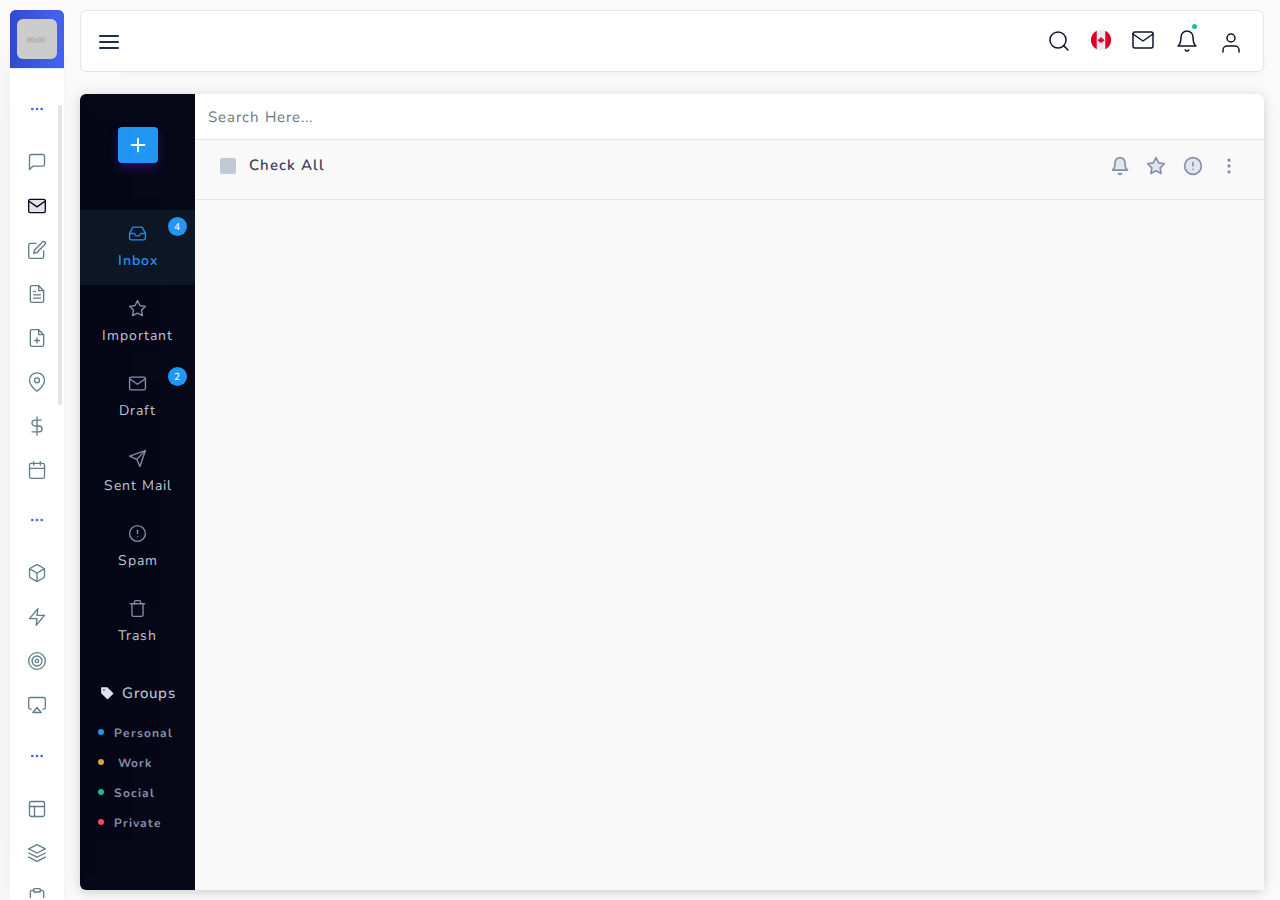
<file: collapsible-light-menu/apps_mailbox.html>
<!DOCTYPE html>
<html lang="en">
<head>
    <meta charset="utf-8">
    <meta http-equiv="X-UA-Compatible" content="IE=edge">
    <meta name="viewport" content="width=device-width, initial-scale=1, maximum-scale=1, shrink-to-fit=no">
    <title>Mailbox | CORK - Multipurpose Bootstrap Dashboard Template </title>
    <link rel="shortcut icon" type="image/png" href="assets/img/favicon.ico" />
    <!-- BEGIN GLOBAL MANDATORY STYLES -->
    <link href="https://fonts.googleapis.com/css?family=Nunito:400,600,700" rel="stylesheet">
    <link href="bootstrap/css/bootstrap.min.css" rel="stylesheet" type="text/css" />
    <link href="assets/css/plugins.css" rel="stylesheet" type="text/css" />
    <!-- END GLOBAL MANDATORY STYLES -->
    
    <!--  BEGIN CUSTOM STYLE FILE  -->
    <link rel="stylesheet" type="text/css" href="plugins/editors/quill/quill.snow.css">
    <link href="assets/css/apps/mailbox.css" rel="stylesheet" type="text/css" />

    <script src="plugins/sweetalerts/promise-polyfill.js"></script>
    <link href="plugins/sweetalerts/sweetalert2.min.css" rel="stylesheet" type="text/css" />
    <link href="plugins/sweetalerts/sweetalert.css" rel="stylesheet" type="text/css" />
    <link href="plugins/notification/snackbar/snackbar.min.css" rel="stylesheet" type="text/css" />
    <!--  END CUSTOM STYLE FILE  -->
</head>
<body class="alt-menu sidebar-noneoverflow">

    <!--  BEGIN NAVBAR  -->
    <div class="header-container fixed-top">
        <header class="header navbar navbar-expand-sm expand-header">
            <a href="javascript:void(0);" class="sidebarCollapse" data-placement="bottom"><svg xmlns="http://www.w3.org/2000/svg" width="24" height="24" viewBox="0 0 24 24" fill="none" stroke="currentColor" stroke-width="2" stroke-linecap="round" stroke-linejoin="round" class="feather feather-menu"><line x1="3" y1="12" x2="21" y2="12"></line><line x1="3" y1="6" x2="21" y2="6"></line><line x1="3" y1="18" x2="21" y2="18"></line></svg></a>

            <ul class="navbar-item flex-row ml-auto">

                <li class="nav-item align-self-center search-animated">
                    <svg xmlns="http://www.w3.org/2000/svg" width="24" height="24" viewBox="0 0 24 24" fill="none" stroke="currentColor" stroke-width="2" stroke-linecap="round" stroke-linejoin="round" class="feather feather-search toggle-search"><circle cx="11" cy="11" r="8"></circle><line x1="21" y1="21" x2="16.65" y2="16.65"></line></svg>
                    <form class="form-inline search-full form-inline search" role="search">
                        <div class="search-bar">
                            <input type="text" class="form-control search-form-control  ml-lg-auto" placeholder="Search...">
                        </div>
                    </form>
                </li>

                <li class="nav-item dropdown language-dropdown">
                    <a href="javascript:void(0);" class="nav-link dropdown-toggle" id="language-dropdown" data-toggle="dropdown" aria-haspopup="true" aria-expanded="false">
                        <img src="assets/img/ca.png" class="flag-width" alt="flag">
                    </a>
                    <div class="dropdown-menu position-absolute" aria-labelledby="language-dropdown">
                        <a class="dropdown-item d-flex" href="javascript:void(0);"><img src="assets/img/de.png" class="flag-width" alt="flag"> <span class="align-self-center">&nbsp;German</span></a>
                        <a class="dropdown-item d-flex" href="javascript:void(0);"><img src="assets/img/jp.png" class="flag-width" alt="flag"> <span class="align-self-center">&nbsp;Japanese</span></a>
                        <a class="dropdown-item d-flex" href="javascript:void(0);"><img src="assets/img/fr.png" class="flag-width" alt="flag"> <span class="align-self-center">&nbsp;French</span></a>
                        <a class="dropdown-item d-flex" href="javascript:void(0);"><img src="assets/img/ca.png" class="flag-width" alt="flag"> <span class="align-self-center">&nbsp;English</span></a>
                    </div>
                </li>
                
                <li class="nav-item dropdown message-dropdown">
                    <a href="javascript:void(0);" class="nav-link dropdown-toggle" id="messageDropdown" data-toggle="dropdown" aria-haspopup="true" aria-expanded="false">
                        <svg xmlns="http://www.w3.org/2000/svg" width="24" height="24" viewBox="0 0 24 24" fill="none" stroke="currentColor" stroke-width="2" stroke-linecap="round" stroke-linejoin="round" class="feather feather-mail"><path d="M4 4h16c1.1 0 2 .9 2 2v12c0 1.1-.9 2-2 2H4c-1.1 0-2-.9-2-2V6c0-1.1.9-2 2-2z"></path><polyline points="22,6 12,13 2,6"></polyline></svg>
                    </a>
                    <div class="dropdown-menu position-absolute" aria-labelledby="messageDropdown">
                        <div class="">
                            <a class="dropdown-item">
                                <div class="">

                                    <div class="media">
                                        <div class="user-img">
                                            <div class="avatar avatar-xl">
                                                <span class="avatar-title rounded-circle">KY</span>
                                            </div>
                                        </div>
                                        <div class="media-body">
                                            <div class="">
                                                <h5 class="usr-name">Kara Young</h5>
                                                <p class="msg-title">ACCOUNT UPDATE</p>
                                            </div>
                                        </div>
                                    </div>

                                </div>
                            </a>
                            <a class="dropdown-item">
                                <div class="">
                                    <div class="media">
                                        <div class="user-img">
                                            <img src="assets/img/90x90.jpg" class="img-fluid mr-2" alt="avatar">
                                        </div>
                                        <div class="media-body">
                                            <div class="">
                                                <h5 class="usr-name">Daisy Anderson</h5>
                                                <p class="msg-title">ACCOUNT UPDATE</p>
                                            </div>
                                        </div>
                                    </div>                                    
                                </div>
                            </a>
                            <a class="dropdown-item">
                                <div class="">

                                    <div class="media">
                                        <div class="user-img">
                                            <div class="avatar avatar-xl">
                                                <span class="avatar-title rounded-circle">OG</span>
                                            </div>
                                        </div>
                                        <div class="media-body">
                                            <div class="">
                                                <h5 class="usr-name">Oscar Garner</h5>
                                                <p class="msg-title">ACCOUNT UPDATE</p>
                                            </div>
                                        </div>
                                    </div>
                                    
                                </div>
                            </a>
                        </div>
                    </div>
                </li>

                <li class="nav-item dropdown notification-dropdown">
                    <a href="javascript:void(0);" class="nav-link dropdown-toggle" id="notificationDropdown" data-toggle="dropdown" aria-haspopup="true" aria-expanded="false">
                        <svg xmlns="http://www.w3.org/2000/svg" width="24" height="24" viewBox="0 0 24 24" fill="none" stroke="currentColor" stroke-width="2" stroke-linecap="round" stroke-linejoin="round" class="feather feather-bell"><path d="M18 8A6 6 0 0 0 6 8c0 7-3 9-3 9h18s-3-2-3-9"></path><path d="M13.73 21a2 2 0 0 1-3.46 0"></path></svg><span class="badge badge-success"></span>
                    </a>
                    <div class="dropdown-menu position-absolute" aria-labelledby="notificationDropdown">
                        <div class="notification-scroll">

                            <div class="dropdown-item">
                                <div class="media server-log">
                                    <svg xmlns="http://www.w3.org/2000/svg" width="24" height="24" viewBox="0 0 24 24" fill="none" stroke="currentColor" stroke-width="2" stroke-linecap="round" stroke-linejoin="round" class="feather feather-server"><rect x="2" y="2" width="20" height="8" rx="2" ry="2"></rect><rect x="2" y="14" width="20" height="8" rx="2" ry="2"></rect><line x1="6" y1="6" x2="6" y2="6"></line><line x1="6" y1="18" x2="6" y2="18"></line></svg>
                                    <div class="media-body">
                                        <div class="data-info">
                                            <h6 class="">Server Rebooted</h6>
                                            <p class="">45 min ago</p>
                                        </div>

                                        <div class="icon-status">
                                            <svg xmlns="http://www.w3.org/2000/svg" width="24" height="24" viewBox="0 0 24 24" fill="none" stroke="currentColor" stroke-width="2" stroke-linecap="round" stroke-linejoin="round" class="feather feather-x"><line x1="18" y1="6" x2="6" y2="18"></line><line x1="6" y1="6" x2="18" y2="18"></line></svg>
                                        </div>
                                    </div>
                                </div>
                            </div>

                            <div class="dropdown-item">
                                <div class="media ">
                                    <svg xmlns="http://www.w3.org/2000/svg" width="24" height="24" viewBox="0 0 24 24" fill="none" stroke="currentColor" stroke-width="2" stroke-linecap="round" stroke-linejoin="round" class="feather feather-heart"><path d="M20.84 4.61a5.5 5.5 0 0 0-7.78 0L12 5.67l-1.06-1.06a5.5 5.5 0 0 0-7.78 7.78l1.06 1.06L12 21.23l7.78-7.78 1.06-1.06a5.5 5.5 0 0 0 0-7.78z"></path></svg>
                                    <div class="media-body">
                                        <div class="data-info">
                                            <h6 class="">Licence Expiring Soon</h6>
                                            <p class="">8 hrs ago</p>
                                        </div>

                                        <div class="icon-status">
                                            <svg xmlns="http://www.w3.org/2000/svg" width="24" height="24" viewBox="0 0 24 24" fill="none" stroke="currentColor" stroke-width="2" stroke-linecap="round" stroke-linejoin="round" class="feather feather-x"><line x1="18" y1="6" x2="6" y2="18"></line><line x1="6" y1="6" x2="18" y2="18"></line></svg>
                                        </div>
                                    </div>
                                </div>
                            </div>

                            <div class="dropdown-item">
                                <div class="media file-upload">
                                    <svg xmlns="http://www.w3.org/2000/svg" width="24" height="24" viewBox="0 0 24 24" fill="none" stroke="currentColor" stroke-width="2" stroke-linecap="round" stroke-linejoin="round" class="feather feather-file-text"><path d="M14 2H6a2 2 0 0 0-2 2v16a2 2 0 0 0 2 2h12a2 2 0 0 0 2-2V8z"></path><polyline points="14 2 14 8 20 8"></polyline><line x1="16" y1="13" x2="8" y2="13"></line><line x1="16" y1="17" x2="8" y2="17"></line><polyline points="10 9 9 9 8 9"></polyline></svg>
                                    <div class="media-body">
                                        <div class="data-info">
                                            <h6 class="">Kelly Portfolio.pdf</h6>
                                            <p class="">670 kb</p>
                                        </div>

                                        <div class="icon-status">
                                            <svg xmlns="http://www.w3.org/2000/svg" width="24" height="24" viewBox="0 0 24 24" fill="none" stroke="currentColor" stroke-width="2" stroke-linecap="round" stroke-linejoin="round" class="feather feather-check"><polyline points="20 6 9 17 4 12"></polyline></svg>
                                        </div>
                                    </div>
                                </div>
                            </div>
                        </div>
                    </div>
                </li>

                <li class="nav-item dropdown user-profile-dropdown  order-lg-0 order-1">
                    <a href="javascript:void(0);" class="nav-link dropdown-toggle user" id="userProfileDropdown" data-toggle="dropdown" aria-haspopup="true" aria-expanded="false">
                        <svg xmlns="http://www.w3.org/2000/svg" width="24" height="24" viewBox="0 0 24 24" fill="none" stroke="currentColor" stroke-width="2" stroke-linecap="round" stroke-linejoin="round" class="feather feather-user"><path d="M20 21v-2a4 4 0 0 0-4-4H8a4 4 0 0 0-4 4v2"></path><circle cx="12" cy="7" r="4"></circle></svg>
                    </a>
                    <div class="dropdown-menu position-absolute" aria-labelledby="userProfileDropdown">
                        <div class="user-profile-section">
                            <div class="media mx-auto">
                                <img src="assets/img/90x90.jpg" class="img-fluid mr-2" alt="avatar">
                                <div class="media-body">
                                    <h5>Shaun Park</h5>
                                    <p>Project Leader</p>
                                </div>
                            </div>
                        </div>
                        <div class="dropdown-item">
                            <a href="user_profile.html">
                                <svg xmlns="http://www.w3.org/2000/svg" width="24" height="24" viewBox="0 0 24 24" fill="none" stroke="currentColor" stroke-width="2" stroke-linecap="round" stroke-linejoin="round" class="feather feather-user"><path d="M20 21v-2a4 4 0 0 0-4-4H8a4 4 0 0 0-4 4v2"></path><circle cx="12" cy="7" r="4"></circle></svg> <span>Profile</span>
                            </a>
                        </div>
                        <div class="dropdown-item">
                            <a href="apps_mailbox.html">
                                <svg xmlns="http://www.w3.org/2000/svg" width="24" height="24" viewBox="0 0 24 24" fill="none" stroke="currentColor" stroke-width="2" stroke-linecap="round" stroke-linejoin="round" class="feather feather-inbox"><polyline points="22 12 16 12 14 15 10 15 8 12 2 12"></polyline><path d="M5.45 5.11L2 12v6a2 2 0 0 0 2 2h16a2 2 0 0 0 2-2v-6l-3.45-6.89A2 2 0 0 0 16.76 4H7.24a2 2 0 0 0-1.79 1.11z"></path></svg> <span>Inbox</span>
                            </a>
                        </div>
                        <div class="dropdown-item">
                            <a href="auth_lockscreen.html">
                                <svg xmlns="http://www.w3.org/2000/svg" width="24" height="24" viewBox="0 0 24 24" fill="none" stroke="currentColor" stroke-width="2" stroke-linecap="round" stroke-linejoin="round" class="feather feather-lock"><rect x="3" y="11" width="18" height="11" rx="2" ry="2"></rect><path d="M7 11V7a5 5 0 0 1 10 0v4"></path></svg> <span>Lock Screen</span>
                            </a>
                        </div>
                        <div class="dropdown-item">
                            <a href="auth_login.html">
                                <svg xmlns="http://www.w3.org/2000/svg" width="24" height="24" viewBox="0 0 24 24" fill="none" stroke="currentColor" stroke-width="2" stroke-linecap="round" stroke-linejoin="round" class="feather feather-log-out"><path d="M9 21H5a2 2 0 0 1-2-2V5a2 2 0 0 1 2-2h4"></path><polyline points="16 17 21 12 16 7"></polyline><line x1="21" y1="12" x2="9" y2="12"></line></svg> <span>Log Out</span>
                            </a>
                        </div>
                    </div>
                </li>
            </ul>
        </header>
    </div>
    <!--  END NAVBAR  -->

    <!--  BEGIN MAIN CONTAINER  -->
    <div class="main-container sidebar-closed sbar-open" id="container">

        <div class="overlay"></div>
        <div class="cs-overlay"></div>
        <div class="search-overlay"></div>

        <!--  BEGIN SIDEBAR  -->
        <div class="sidebar-wrapper sidebar-theme">
            
            <nav id="sidebar">

                <ul class="navbar-nav theme-brand flex-row  text-center">
                    <li class="nav-item theme-logo">
                        <a href="index.html">
                            <img src="assets/img/90x90.jpg" class="navbar-logo" alt="logo">
                        </a>
                    </li>
                    <li class="nav-item theme-text">
                        <a href="index.html" class="nav-link"> CORK </a>
                    </li>
                </ul>

                <ul class="list-unstyled menu-categories" id="accordionExample">
                    <li class="menu">
                        <a href="#dashboard" data-toggle="collapse" aria-expanded="false" class="dropdown-toggle">
                            <div class="">
                                <svg xmlns="http://www.w3.org/2000/svg" width="24" height="24" viewBox="0 0 24 24" fill="none" stroke="currentColor" stroke-width="2" stroke-linecap="round" stroke-linejoin="round" class="feather feather-home"><path d="M3 9l9-7 9 7v11a2 2 0 0 1-2 2H5a2 2 0 0 1-2-2z"></path><polyline points="9 22 9 12 15 12 15 22"></polyline></svg>
                                <span>Dashboard</span>
                            </div>
                            <div>
                                <svg xmlns="http://www.w3.org/2000/svg" width="24" height="24" viewBox="0 0 24 24" fill="none" stroke="currentColor" stroke-width="2" stroke-linecap="round" stroke-linejoin="round" class="feather feather-chevron-right"><polyline points="9 18 15 12 9 6"></polyline></svg>
                            </div>
                        </a>
                        <ul class="collapse submenu list-unstyled" id="dashboard" data-parent="#accordionExample">
                            <li>
                                <a href="index.html"> Analytics </a>
                            </li>
                            <li>
                                <a href="index2.html"> Sales </a>
                            </li>
                        </ul>
                    </li>

                    <li class="menu menu-heading">
                        <div class="heading"><svg xmlns="http://www.w3.org/2000/svg" width="24" height="24" viewBox="0 0 24 24" fill="none" stroke="currentColor" stroke-width="2" stroke-linecap="round" stroke-linejoin="round" class="feather feather-more-horizontal"><circle cx="12" cy="12" r="1"></circle><circle cx="19" cy="12" r="1"></circle><circle cx="5" cy="12" r="1"></circle></svg><span>APPLICATIONS</span></div>
                    </li>

                    <li class="menu">
                        <a href="apps_chat.html" aria-expanded="false" class="dropdown-toggle">
                            <div class="">
                                <svg xmlns="http://www.w3.org/2000/svg" width="24" height="24" viewBox="0 0 24 24" fill="none" stroke="currentColor" stroke-width="2" stroke-linecap="round" stroke-linejoin="round" class="feather feather-message-square"><path d="M21 15a2 2 0 0 1-2 2H7l-4 4V5a2 2 0 0 1 2-2h14a2 2 0 0 1 2 2z"></path></svg>
                                <span>Chat</span>
                            </div>
                        </a>
                    </li>

                    <li class="menu active">
                        <a href="apps_mailbox.html" aria-expanded="true" class="dropdown-toggle">
                            <div class="">
                                <svg xmlns="http://www.w3.org/2000/svg" width="24" height="24" viewBox="0 0 24 24" fill="none" stroke="currentColor" stroke-width="2" stroke-linecap="round" stroke-linejoin="round" class="feather feather-mail"><path d="M4 4h16c1.1 0 2 .9 2 2v12c0 1.1-.9 2-2 2H4c-1.1 0-2-.9-2-2V6c0-1.1.9-2 2-2z"></path><polyline points="22,6 12,13 2,6"></polyline></svg>
                                <span>Mailbox</span>
                            </div>
                        </a>
                    </li>

                    <li class="menu">
                        <a href="apps_todoList.html" aria-expanded="false" class="dropdown-toggle">
                            <div class="">
                                <svg xmlns="http://www.w3.org/2000/svg" width="24" height="24" viewBox="0 0 24 24" fill="none" stroke="currentColor" stroke-width="2" stroke-linecap="round" stroke-linejoin="round" class="feather feather-edit"><path d="M11 4H4a2 2 0 0 0-2 2v14a2 2 0 0 0 2 2h14a2 2 0 0 0 2-2v-7"></path><path d="M18.5 2.5a2.121 2.121 0 0 1 3 3L12 15l-4 1 1-4 9.5-9.5z"></path></svg>
                                <span>Todo List</span>
                            </div>
                        </a>
                    </li>

                    <li class="menu">
                        <a href="apps_notes.html" aria-expanded="false" class="dropdown-toggle">
                            <div class="">
                                <svg xmlns="http://www.w3.org/2000/svg" width="24" height="24" viewBox="0 0 24 24" fill="none" stroke="currentColor" stroke-width="2" stroke-linecap="round" stroke-linejoin="round" class="feather feather-file-text"><path d="M14 2H6a2 2 0 0 0-2 2v16a2 2 0 0 0 2 2h12a2 2 0 0 0 2-2V8z"></path><polyline points="14 2 14 8 20 8"></polyline><line x1="16" y1="13" x2="8" y2="13"></line><line x1="16" y1="17" x2="8" y2="17"></line><polyline points="10 9 9 9 8 9"></polyline></svg>
                                <span>Notes</span>
                            </div>
                        </a>
                    </li>

                    <li class="menu">
                        <a href="apps_scrumboard.html" aria-expanded="false" class="dropdown-toggle">
                            <div class="">
                                <svg xmlns="http://www.w3.org/2000/svg" width="24" height="24" viewBox="0 0 24 24" fill="none" stroke="currentColor" stroke-width="2" stroke-linecap="round" stroke-linejoin="round" class="feather feather-file-plus"><path d="M14 2H6a2 2 0 0 0-2 2v16a2 2 0 0 0 2 2h12a2 2 0 0 0 2-2V8z"></path><polyline points="14 2 14 8 20 8"></polyline><line x1="12" y1="18" x2="12" y2="12"></line><line x1="9" y1="15" x2="15" y2="15"></line></svg>
                                <span>Scrumboard</span>
                            </div>
                        </a>
                    </li>

                    <li class="menu">
                        <a href="apps_contacts.html" aria-expanded="false" class="dropdown-toggle">
                            <div class="">
                                <svg xmlns="http://www.w3.org/2000/svg" width="24" height="24" viewBox="0 0 24 24" fill="none" stroke="currentColor" stroke-width="2" stroke-linecap="round" stroke-linejoin="round" class="feather feather-map-pin"><path d="M21 10c0 7-9 13-9 13s-9-6-9-13a9 9 0 0 1 18 0z"></path><circle cx="12" cy="10" r="3"></circle></svg>
                                <span>Contacts</span>
                            </div>
                        </a>
                    </li>

                    <li class="menu">
                        <a href="#invoice" data-toggle="collapse" aria-expanded="false" class="dropdown-toggle">
                            <div class="">
                                <svg xmlns="http://www.w3.org/2000/svg" width="24" height="24" viewBox="0 0 24 24" fill="none" stroke="currentColor" stroke-width="2" stroke-linecap="round" stroke-linejoin="round" class="feather feather-dollar-sign"><line x1="12" y1="1" x2="12" y2="23"></line><path d="M17 5H9.5a3.5 3.5 0 0 0 0 7h5a3.5 3.5 0 0 1 0 7H6"></path></svg>
                                <span>Invoice</span>
                            </div>
                            <div>
                                <svg xmlns="http://www.w3.org/2000/svg" width="24" height="24" viewBox="0 0 24 24" fill="none" stroke="currentColor" stroke-width="2" stroke-linecap="round" stroke-linejoin="round" class="feather feather-chevron-right"><polyline points="9 18 15 12 9 6"></polyline></svg>
                            </div>
                        </a>
                        <ul class="collapse submenu list-unstyled" id="invoice" data-parent="#accordionExample">
                            <li>
                                <a href="apps_invoice-list.html"> List </a>
                            </li>
                            <li>
                                <a href="apps_invoice-preview.html"> Preview </a>
                            </li>
                            <li>
                                <a href="apps_invoice-add.html"> Add </a>
                            </li>
                            <li>
                                <a href="apps_invoice-edit.html"> Edit </a>
                            </li>                            
                        </ul>
                    </li>

                    <li class="menu">
                        <a href="apps_calendar.html" aria-expanded="false" class="dropdown-toggle">
                            <div class="">
                                <svg xmlns="http://www.w3.org/2000/svg" width="24" height="24" viewBox="0 0 24 24" fill="none" stroke="currentColor" stroke-width="2" stroke-linecap="round" stroke-linejoin="round" class="feather feather-calendar"><rect x="3" y="4" width="18" height="18" rx="2" ry="2"></rect><line x1="16" y1="2" x2="16" y2="6"></line><line x1="8" y1="2" x2="8" y2="6"></line><line x1="3" y1="10" x2="21" y2="10"></line></svg>
                                <span>Calendar</span>
                            </div>
                        </a>
                    </li>

                    <li class="menu menu-heading">
                        <div class="heading"><svg xmlns="http://www.w3.org/2000/svg" width="24" height="24" viewBox="0 0 24 24" fill="none" stroke="currentColor" stroke-width="2" stroke-linecap="round" stroke-linejoin="round" class="feather feather-more-horizontal"><circle cx="12" cy="12" r="1"></circle><circle cx="19" cy="12" r="1"></circle><circle cx="5" cy="12" r="1"></circle></svg><span>USER INTERFACE</span></div>
                    </li>

                    <li class="menu">
                        <a href="#components" data-toggle="collapse" aria-expanded="false" class="dropdown-toggle">
                            <div class="">
                                <svg xmlns="http://www.w3.org/2000/svg" width="24" height="24" viewBox="0 0 24 24" fill="none" stroke="currentColor" stroke-width="2" stroke-linecap="round" stroke-linejoin="round" class="feather feather-box"><path d="M21 16V8a2 2 0 0 0-1-1.73l-7-4a2 2 0 0 0-2 0l-7 4A2 2 0 0 0 3 8v8a2 2 0 0 0 1 1.73l7 4a2 2 0 0 0 2 0l7-4A2 2 0 0 0 21 16z"></path><polyline points="3.27 6.96 12 12.01 20.73 6.96"></polyline><line x1="12" y1="22.08" x2="12" y2="12"></line></svg>
                                <span>Components</span>
                            </div>
                            <div>
                                <svg xmlns="http://www.w3.org/2000/svg" width="24" height="24" viewBox="0 0 24 24" fill="none" stroke="currentColor" stroke-width="2" stroke-linecap="round" stroke-linejoin="round" class="feather feather-chevron-right"><polyline points="9 18 15 12 9 6"></polyline></svg>
                            </div>
                        </a>
                        <ul class="collapse submenu list-unstyled" id="components" data-parent="#accordionExample">
                            <li>
                                <a href="component_tabs.html"> Tabs </a>
                            </li>
                            <li>
                                <a href="component_accordion.html"> Accordions  </a>
                            </li>
                            <li>
                                <a href="component_modal.html"> Modals </a>
                            </li>                            
                            <li>
                                <a href="component_cards.html"> Cards </a>
                            </li>
                            <li>
                                <a href="component_bootstrap_carousel.html">Carousel</a>
                            </li>
                            <li>
                                <a href="component_blockui.html"> Block UI </a>
                            </li>
                            <li>
                                <a href="component_countdown.html"> Countdown </a>
                            </li>
                            <li>
                                <a href="component_counter.html"> Counter </a>
                            </li>
                            <li>
                                <a href="component_sweetalert.html"> Sweet Alerts </a>
                            </li>
                            <li>
                                <a href="component_timeline.html"> Timeline </a>
                            </li>
                            <li>
                                <a href="component_snackbar.html"> Notifications </a>
                            </li>
                            <li>
                                <a href="component_session_timeout.html"> Session Timeout </a>
                            </li>
                            <li>
                                <a href="component_media_object.html"> Media Object </a>
                            </li>
                            <li>
                                <a href="component_list_group.html"> List Group </a>
                            </li>
                            <li>
                                <a href="component_pricing_table.html"> Pricing Tables </a>
                            </li>
                            <li>
                                <a href="component_lightbox.html"> Lightbox </a>
                            </li>
                        </ul>
                    </li>

                    <li class="menu">
                        <a href="#elements" data-toggle="collapse" aria-expanded="false" class="dropdown-toggle">
                            <div class="">
                                <svg xmlns="http://www.w3.org/2000/svg" width="24" height="24" viewBox="0 0 24 24" fill="none" stroke="currentColor" stroke-width="2" stroke-linecap="round" stroke-linejoin="round" class="feather feather-zap"><polygon points="13 2 3 14 12 14 11 22 21 10 12 10 13 2"></polygon></svg>
                                <span>Elements</span>
                            </div>
                            <div>
                                <svg xmlns="http://www.w3.org/2000/svg" width="24" height="24" viewBox="0 0 24 24" fill="none" stroke="currentColor" stroke-width="2" stroke-linecap="round" stroke-linejoin="round" class="feather feather-chevron-right"><polyline points="9 18 15 12 9 6"></polyline></svg>
                            </div>
                        </a>
                        <ul class="collapse submenu list-unstyled" id="elements" data-parent="#accordionExample">
                            <li>
                                <a href="element_alerts.html"> Alerts </a>
                            </li>
                            <li>
                                <a href="element_avatar.html"> Avatar </a>
                            </li>
                            <li>
                                <a href="element_badges.html"> Badges </a>
                            </li>
                            <li>
                                <a href="element_breadcrumbs.html"> Breadcrumbs </a>
                            </li>                            
                            <li>
                                <a href="element_buttons.html"> Buttons </a>
                            </li>
                            <li>
                                <a href="element_buttons_group.html"> Button Groups </a>
                            </li>
                            <li>
                                <a href="element_color_library.html"> Color Library </a>
                            </li>
                            <li>
                                <a href="element_dropdown.html"> Dropdown </a>
                            </li>
                            <li>
                                <a href="element_infobox.html"> Infobox </a>
                            </li>
                            <li>
                                <a href="element_jumbotron.html"> Jumbotron </a>
                            </li>
                            <li>
                                <a href="element_loader.html"> Loader </a>
                            </li>
                            <li>
                                <a href="element_pagination.html"> Pagination </a>
                            </li>
                            <li>
                                <a href="element_popovers.html"> Popovers </a>
                            </li>
                            <li>
                                <a href="element_progress_bar.html"> Progress Bar </a>
                            </li>
                            <li>
                                <a href="element_search.html"> Search </a>
                            </li>
                            <li>
                                <a href="element_tooltips.html"> Tooltips </a>
                            </li>
                            <li>
                                <a href="element_treeview.html"> Treeview </a>
                            </li>
                            <li>
                                <a href="element_typography.html"> Typography </a>
                            </li>
                        </ul>
                    </li>

                    <li class="menu">
                        <a href="fonticons.html" aria-expanded="false" class="dropdown-toggle">
                            <div class="">
                                <svg xmlns="http://www.w3.org/2000/svg" width="24" height="24" viewBox="0 0 24 24" fill="none" stroke="currentColor" stroke-width="2" stroke-linecap="round" stroke-linejoin="round" class="feather feather-target"><circle cx="12" cy="12" r="10"></circle><circle cx="12" cy="12" r="6"></circle><circle cx="12" cy="12" r="2"></circle></svg>
                                <span>Font Icons</span>
                            </div>
                        </a>
                    </li>

                    <li class="menu">
                        <a href="widgets.html" aria-expanded="false" class="dropdown-toggle">
                            <div class="">
                                <svg xmlns="http://www.w3.org/2000/svg" width="24" height="24" viewBox="0 0 24 24" fill="none" stroke="currentColor" stroke-width="2" stroke-linecap="round" stroke-linejoin="round" class="feather feather-airplay"><path d="M5 17H4a2 2 0 0 1-2-2V5a2 2 0 0 1 2-2h16a2 2 0 0 1 2 2v10a2 2 0 0 1-2 2h-1"></path><polygon points="12 15 17 21 7 21 12 15"></polygon></svg>
                                <span>Widgets</span>
                            </div>
                        </a>
                    </li>

                    <li class="menu menu-heading">
                        <div class="heading"><svg xmlns="http://www.w3.org/2000/svg" width="24" height="24" viewBox="0 0 24 24" fill="none" stroke="currentColor" stroke-width="2" stroke-linecap="round" stroke-linejoin="round" class="feather feather-more-horizontal"><circle cx="12" cy="12" r="1"></circle><circle cx="19" cy="12" r="1"></circle><circle cx="5" cy="12" r="1"></circle></svg><span>TABLES AND FORMS</span></div>
                    </li>

                    <li class="menu">
                        <a href="table_basic.html" aria-expanded="false" class="dropdown-toggle">
                            <div class="">
                                <svg xmlns="http://www.w3.org/2000/svg" width="24" height="24" viewBox="0 0 24 24" fill="none" stroke="currentColor" stroke-width="2" stroke-linecap="round" stroke-linejoin="round" class="feather feather-layout"><rect x="3" y="3" width="18" height="18" rx="2" ry="2"></rect><line x1="3" y1="9" x2="21" y2="9"></line><line x1="9" y1="21" x2="9" y2="9"></line></svg>
                                <span>Tables</span>
                            </div>
                        </a>
                    </li>

                    <li class="menu">
                        <a href="#datatables" data-toggle="collapse" aria-expanded="false" class="dropdown-toggle">
                            <div class="">
                                <svg xmlns="http://www.w3.org/2000/svg" width="24" height="24" viewBox="0 0 24 24" fill="none" stroke="currentColor" stroke-width="2" stroke-linecap="round" stroke-linejoin="round" class="feather feather-layers"><polygon points="12 2 2 7 12 12 22 7 12 2"></polygon><polyline points="2 17 12 22 22 17"></polyline><polyline points="2 12 12 17 22 12"></polyline></svg>
                                <span>DataTables</span>
                            </div>
                            <div>
                                <svg xmlns="http://www.w3.org/2000/svg" width="24" height="24" viewBox="0 0 24 24" fill="none" stroke="currentColor" stroke-width="2" stroke-linecap="round" stroke-linejoin="round" class="feather feather-chevron-right"><polyline points="9 18 15 12 9 6"></polyline></svg>
                            </div>
                        </a>
                        <ul class="collapse submenu list-unstyled" id="datatables" data-parent="#accordionExample">
                            <li>
                                <a href="table_dt_basic.html"> Basic </a>
                            </li>
                            <li>
                                <a href="table_dt_striped_table.html"> Striped Table </a>
                            </li>
                            <li>
                                <a href="table_dt_ordering_sorting.html"> Order Sorting </a>
                            </li>
                            <li>
                                <a href="table_dt_multi-column_ordering.html"> Multi-Column </a>
                            </li>
                            <li>
                                <a href="table_dt_multiple_tables.html"> Multiple Tables</a>
                            </li>
                            <li>
                                <a href="table_dt_alternative_pagination.html"> Alt. Pagination</a>
                            </li>
                            <li>
                                <a href="table_dt_custom.html"> Custom </a>
                            </li>
                            <li>
                                <a href="table_dt_range_search.html"> Range Search </a>
                            </li>
                            <li>
                                <a href="table_dt_html5.html"> HTML5 Export </a>
                            </li>
                            <li>
                                <a href="table_dt_live_dom_ordering.html"> Live DOM ordering </a>
                            </li>
                            <li>
                                <a href="table_dt_miscellaneous.html"> Miscellaneous </a>
                            </li>
                        </ul>
                    </li>

                    <li class="menu">
                        <a href="#forms" data-toggle="collapse" aria-expanded="false" class="dropdown-toggle">
                            <div class="">
                                <svg xmlns="http://www.w3.org/2000/svg" width="24" height="24" viewBox="0 0 24 24" fill="none" stroke="currentColor" stroke-width="2" stroke-linecap="round" stroke-linejoin="round" class="feather feather-clipboard"><path d="M16 4h2a2 2 0 0 1 2 2v14a2 2 0 0 1-2 2H6a2 2 0 0 1-2-2V6a2 2 0 0 1 2-2h2"></path><rect x="8" y="2" width="8" height="4" rx="1" ry="1"></rect></svg>
                                <span>Forms</span>
                            </div>
                            <div>
                                <svg xmlns="http://www.w3.org/2000/svg" width="24" height="24" viewBox="0 0 24 24" fill="none" stroke="currentColor" stroke-width="2" stroke-linecap="round" stroke-linejoin="round" class="feather feather-chevron-right"><polyline points="9 18 15 12 9 6"></polyline></svg>
                            </div>
                        </a>
                        <ul class="collapse submenu list-unstyled" id="forms" data-parent="#accordionExample">
                            <li>
                                <a href="form_bootstrap_basic.html"> Basic </a>
                            </li>
                            <li>
                                <a href="form_input_group_basic.html"> Input Group </a>
                            </li>
                            <li>
                                <a href="form_layouts.html"> Layouts </a>
                            </li>
                            <li>
                                <a href="form_validation.html"> Validation </a>
                            </li>
                            <li>
                                <a href="form_input_mask.html"> Input Mask </a>
                            </li>
                            <li>
                                <a href="form_bootstrap_select.html"> Bootstrap Select </a>
                            </li>
                            <li>
                                <a href="form_select2.html"> Select2 </a>
                            </li>
                            <li>
                                <a href="form_bootstrap_touchspin.html"> TouchSpin </a>
                            </li>
                            <li>
                                <a href="form_maxlength.html"> Maxlength </a>
                            </li>                          
                            <li>
                                <a href="form_checkbox_radio.html"> Checkbox &amp; Radio </a>
                            </li>                            
                            <li>
                                <a href="form_switches.html"> Switches </a>
                            </li>
                            <li>
                                <a href="form_wizard.html"> Wizards </a>
                            </li>
                            <li>
                                <a href="form_fileupload.html"> File Upload </a>
                            </li>
                            <li>
                                <a href="form_quill.html"> Quill Editor </a>
                            </li>
                            <li>
                                <a href="form_markdown.html"> Markdown Editor </a>
                            </li>
                            <li>
                                <a href="form_date_range_picker.html"> Date &amp; Range Picker </a>
                            </li>
                            <li>
                                <a href="form_clipboard.html"> Clipboard </a>
                            </li>
                            <li>
                                <a href="form_typeahead.html"> Typeahead </a>
                            </li>
                        </ul>
                    </li>
                    
                    <li class="menu menu-heading">
                        <div class="heading"><svg xmlns="http://www.w3.org/2000/svg" width="24" height="24" viewBox="0 0 24 24" fill="none" stroke="currentColor" stroke-width="2" stroke-linecap="round" stroke-linejoin="round" class="feather feather-more-horizontal"><circle cx="12" cy="12" r="1"></circle><circle cx="19" cy="12" r="1"></circle><circle cx="5" cy="12" r="1"></circle></svg><span>USER AND PAGES</span></div>
                    </li>                    

                    <li class="menu">
                        <a href="#users" data-toggle="collapse" aria-expanded="false" class="dropdown-toggle">
                            <div class="">
                                <svg xmlns="http://www.w3.org/2000/svg" width="24" height="24" viewBox="0 0 24 24" fill="none" stroke="currentColor" stroke-width="2" stroke-linecap="round" stroke-linejoin="round" class="feather feather-users"><path d="M17 21v-2a4 4 0 0 0-4-4H5a4 4 0 0 0-4 4v2"></path><circle cx="9" cy="7" r="4"></circle><path d="M23 21v-2a4 4 0 0 0-3-3.87"></path><path d="M16 3.13a4 4 0 0 1 0 7.75"></path></svg>
                                <span>Users</span>
                            </div>
                            <div>
                                <svg xmlns="http://www.w3.org/2000/svg" width="24" height="24" viewBox="0 0 24 24" fill="none" stroke="currentColor" stroke-width="2" stroke-linecap="round" stroke-linejoin="round" class="feather feather-chevron-right"><polyline points="9 18 15 12 9 6"></polyline></svg>
                            </div>
                        </a>
                        <ul class="collapse submenu list-unstyled" id="users" data-parent="#accordionExample">
                            <li>
                                <a href="user_profile.html"> Profile </a>
                            </li>
                            <li>
                                <a href="user_account_setting.html"> Account Settings </a>
                            </li>
                        </ul>
                    </li>

                    <li class="menu">
                        <a href="#pages" data-toggle="collapse" aria-expanded="false" class="dropdown-toggle">
                            <div class="">
                                <svg xmlns="http://www.w3.org/2000/svg" width="24" height="24" viewBox="0 0 24 24" fill="none" stroke="currentColor" stroke-width="2" stroke-linecap="round" stroke-linejoin="round" class="feather feather-file"><path d="M13 2H6a2 2 0 0 0-2 2v16a2 2 0 0 0 2 2h12a2 2 0 0 0 2-2V9z"></path><polyline points="13 2 13 9 20 9"></polyline></svg>
                                <span>Pages</span>
                            </div>
                            <div>
                                <svg xmlns="http://www.w3.org/2000/svg" width="24" height="24" viewBox="0 0 24 24" fill="none" stroke="currentColor" stroke-width="2" stroke-linecap="round" stroke-linejoin="round" class="feather feather-chevron-right"><polyline points="9 18 15 12 9 6"></polyline></svg>
                            </div>
                        </a>
                        <ul class="collapse submenu list-unstyled" id="pages" data-parent="#accordionExample">
                            <li>
                                <a href="pages_helpdesk.html"> Helpdesk </a>
                            </li>
                            <li>
                                <a href="pages_contact_us.html"> Contact Form </a>
                            </li>
                            <li>
                                <a href="pages_faq.html"> FAQ </a>
                            </li>
                            <li>
                                <a href="pages_faq2.html"> FAQ 2 </a>
                            </li>
                            <li>
                                <a href="pages_privacy.html"> Privacy Policy </a>
                            </li>
                            <li>
                                <a href="pages_coming_soon.html" target="_blank"> Coming Soon </a>
                            </li>
                            <li>
                                <a href="#pages-error" data-toggle="collapse" aria-expanded="false" class="dropdown-toggle"> Error <svg xmlns="http://www.w3.org/2000/svg" width="24" height="24" viewBox="0 0 24 24" fill="none" stroke="currentColor" stroke-width="2" stroke-linecap="round" stroke-linejoin="round" class="feather feather-chevron-right"><polyline points="9 18 15 12 9 6"></polyline></svg> </a>
                                <ul class="collapse list-unstyled sub-submenu" id="pages-error" data-parent="#pages"> 
                                    <li>
                                        <a href="pages_error404.html" target="_blank"> 404 </a>
                                    </li>
                                    <li>
                                        <a href="pages_error500.html" target="_blank"> 500 </a>
                                    </li>
                                    <li>
                                        <a href="pages_error503.html" target="_blank"> 503 </a>
                                    </li>
                                    <li>
                                        <a href="pages_maintenence.html" target="_blank"> Maintanence </a>
                                    </li>
                                </ul>
                            </li>
                        </ul>
                    </li>

                    <li class="menu menu-heading">
                        <div class="heading"><svg xmlns="http://www.w3.org/2000/svg" width="24" height="24" viewBox="0 0 24 24" fill="none" stroke="currentColor" stroke-width="2" stroke-linecap="round" stroke-linejoin="round" class="feather feather-more-horizontal"><circle cx="12" cy="12" r="1"></circle><circle cx="19" cy="12" r="1"></circle><circle cx="5" cy="12" r="1"></circle></svg><span>EXTRA ELEMENTS</span></div>
                    </li>

                    <li class="menu">
                        <a href="#authentication" data-toggle="collapse" aria-expanded="false" class="dropdown-toggle">
                            <div class="">
                                <svg xmlns="http://www.w3.org/2000/svg" width="24" height="24" viewBox="0 0 24 24" fill="none" stroke="currentColor" stroke-width="2" stroke-linecap="round" stroke-linejoin="round" class="feather feather-lock"><rect x="3" y="11" width="18" height="11" rx="2" ry="2"></rect><path d="M7 11V7a5 5 0 0 1 10 0v4"></path></svg>
                                <span>Authentication</span>
                            </div>
                            <div>
                                <svg xmlns="http://www.w3.org/2000/svg" width="24" height="24" viewBox="0 0 24 24" fill="none" stroke="currentColor" stroke-width="2" stroke-linecap="round" stroke-linejoin="round" class="feather feather-chevron-right"><polyline points="9 18 15 12 9 6"></polyline></svg>
                            </div>
                        </a>
                        <ul class="collapse submenu list-unstyled" id="authentication" data-parent="#accordionExample">
                            <li>
                                <a href="auth_login_boxed.html" target="_blank"> Login Boxed </a>
                            </li>
                            <li>
                                <a href="auth_register_boxed.html" target="_blank"> Register Boxed </a>
                            </li>
                            <li>
                                <a href="auth_lockscreen_boxed.html" target="_blank"> Unlock Boxed </a>
                            </li>
                            <li>
                                <a href="auth_pass_recovery_boxed.html" target="_blank"> Recover ID Boxed </a>
                            </li>
                            <li>
                                <a href="auth_login.html" target="_blank"> Login Cover </a>
                            </li>
                            <li>
                                <a href="auth_register.html" target="_blank"> Register Cover </a>
                            </li>
                            <li>
                                <a href="auth_lockscreen.html" target="_blank"> Unlock Cover </a>
                            </li>
                            <li>
                                <a href="auth_pass_recovery.html" target="_blank"> Recover ID Cover </a>
                            </li>
                        </ul>
                    </li>

                    <li class="menu">
                        <a href="dragndrop_dragula.html" aria-expanded="false" class="dropdown-toggle">
                            <div class="">
                                <svg xmlns="http://www.w3.org/2000/svg" width="24" height="24" viewBox="0 0 24 24" fill="none" stroke="currentColor" stroke-width="2" stroke-linecap="round" stroke-linejoin="round" class="feather feather-move"><polyline points="5 9 2 12 5 15"></polyline><polyline points="9 5 12 2 15 5"></polyline><polyline points="15 19 12 22 9 19"></polyline><polyline points="19 9 22 12 19 15"></polyline><line x1="2" y1="12" x2="22" y2="12"></line><line x1="12" y1="2" x2="12" y2="22"></line></svg>
                                <span>Drag and Drop</span>
                            </div>
                        </a>
                    </li>

                    <li class="menu">
                        <a href="map_jvector.html" aria-expanded="false" class="dropdown-toggle">
                            <div class="">
                                <svg xmlns="http://www.w3.org/2000/svg" width="24" height="24" viewBox="0 0 24 24" fill="none" stroke="currentColor" stroke-width="2" stroke-linecap="round" stroke-linejoin="round" class="feather feather-map"><polygon points="1 6 1 22 8 18 16 22 23 18 23 2 16 6 8 2 1 6"></polygon><line x1="8" y1="2" x2="8" y2="18"></line><line x1="16" y1="6" x2="16" y2="22"></line></svg>
                                <span>Maps</span>
                            </div>
                        </a>
                    </li>

                    <li class="menu">
                        <a href="charts_apex.html" aria-expanded="false" class="dropdown-toggle">
                            <div class="">
                                <svg xmlns="http://www.w3.org/2000/svg" width="24" height="24" viewBox="0 0 24 24" fill="none" stroke="currentColor" stroke-width="2" stroke-linecap="round" stroke-linejoin="round" class="feather feather-pie-chart"><path d="M21.21 15.89A10 10 0 1 1 8 2.83"></path><path d="M22 12A10 10 0 0 0 12 2v10z"></path></svg>
                                <span>Charts</span>
                            </div>
                        </a>
                    </li>

                    <li class="menu">
                        <a href="#starter-kit" data-toggle="collapse" aria-expanded="false" class="dropdown-toggle">
                            <div class="">
                                <svg xmlns="http://www.w3.org/2000/svg" width="24" height="24" viewBox="0 0 24 24" fill="none" stroke="currentColor" stroke-width="2" stroke-linecap="round" stroke-linejoin="round" class="feather feather-terminal"><polyline points="4 17 10 11 4 5"></polyline><line x1="12" y1="19" x2="20" y2="19"></line></svg>
                                <span>Starter Kit</span>
                            </div>
                            <div>
                                <svg xmlns="http://www.w3.org/2000/svg" width="24" height="24" viewBox="0 0 24 24" fill="none" stroke="currentColor" stroke-width="2" stroke-linecap="round" stroke-linejoin="round" class="feather feather-chevron-right"><polyline points="9 18 15 12 9 6"></polyline></svg>
                            </div>
                        </a>
                        <ul class="collapse submenu list-unstyled" id="starter-kit" data-parent="#accordionExample">
                            <li>
                                <a href="starter_kit_blank_page.html"> Blank Page </a>
                            </li>
                            <li>
                                <a href="starter_kit_breadcrumb.html"> Breadcrumb </a>
                            </li>
                            <li>
                                <a href="starter_kit_boxed.html"> Boxed </a>
                            </li>
                            <li>
                                <a href="starter_kit_alt_menu.html"> Alternate Menu </a>
                            </li>
                        </ul>
                    </li>

                    <li class="menu">
                        <a target="_blank" href="../../documentation/index.html" aria-expanded="false" class="dropdown-toggle">
                            <div class="">
                                <svg xmlns="http://www.w3.org/2000/svg" width="24" height="24" viewBox="0 0 24 24" fill="none" stroke="currentColor" stroke-width="2" stroke-linecap="round" stroke-linejoin="round" class="feather feather-book"><path d="M4 19.5A2.5 2.5 0 0 1 6.5 17H20"></path><path d="M6.5 2H20v20H6.5A2.5 2.5 0 0 1 4 19.5v-15A2.5 2.5 0 0 1 6.5 2z"></path></svg>
                                <span>Documentation</span>
                            </div>
                        </a>
                    </li>
                    
                </ul>
                
            </nav>

        </div>
        <!--  END SIDEBAR  -->

        <!--  BEGIN CONTENT AREA  -->
        <div id="content" class="main-content">
            <div class="layout-px-spacing">
                <div class="row layout-top-spacing">
                    <div class="col-xl-12 col-lg-12 col-md-12">

                        <div class="row">

                            <div class="col-xl-12  col-md-12">

                                <div class="mail-box-container">
                                    <div class="mail-overlay"></div>

                                    <div class="tab-title">
                                        <div class="row">
                                            <div class="col-md-12 col-sm-12 col-12 text-center mail-btn-container">
                                                <a id="btn-compose-mail" class="btn btn-block" href="javascript:void(0);"><svg xmlns="http://www.w3.org/2000/svg" width="24" height="24" viewBox="0 0 24 24" fill="none" stroke="currentColor" stroke-width="2" stroke-linecap="round" stroke-linejoin="round" class="feather feather-plus"><line x1="12" y1="5" x2="12" y2="19"></line><line x1="5" y1="12" x2="19" y2="12"></line></svg></a>
                                            </div>
                                            <div class="col-md-12 col-sm-12 col-12 mail-categories-container">

                                                <div class="mail-sidebar-scroll">

                                                    <ul class="nav nav-pills d-block" id="pills-tab" role="tablist">
                                                        <li class="nav-item">
                                                            <a class="nav-link list-actions active" id="mailInbox"><svg xmlns="http://www.w3.org/2000/svg" width="24" height="24" viewBox="0 0 24 24" fill="none" stroke="currentColor" stroke-width="2" stroke-linecap="round" stroke-linejoin="round" class="feather feather-inbox"><polyline points="22 12 16 12 14 15 10 15 8 12 2 12"></polyline><path d="M5.45 5.11L2 12v6a2 2 0 0 0 2 2h16a2 2 0 0 0 2-2v-6l-3.45-6.89A2 2 0 0 0 16.76 4H7.24a2 2 0 0 0-1.79 1.11z"></path></svg> <span class="nav-names">Inbox</span> <span class="mail-badge badge"></span></a>
                                                        </li>
                                                        <li class="nav-item">
                                                            <a class="nav-link list-actions" id="important"><svg xmlns="http://www.w3.org/2000/svg" width="24" height="24" viewBox="0 0 24 24" fill="none" stroke="currentColor" stroke-width="2" stroke-linecap="round" stroke-linejoin="round" class="feather feather-star"><polygon points="12 2 15.09 8.26 22 9.27 17 14.14 18.18 21.02 12 17.77 5.82 21.02 7 14.14 2 9.27 8.91 8.26 12 2"></polygon></svg> <span class="nav-names">Important</span></a>
                                                        </li>
                                                        <li class="nav-item">
                                                            <a class="nav-link list-actions" id="draft"><svg xmlns="http://www.w3.org/2000/svg" width="24" height="24" viewBox="0 0 24 24" fill="none" stroke="currentColor" stroke-width="2" stroke-linecap="round" stroke-linejoin="round" class="feather feather-mail"><path d="M4 4h16c1.1 0 2 .9 2 2v12c0 1.1-.9 2-2 2H4c-1.1 0-2-.9-2-2V6c0-1.1.9-2 2-2z"/><polyline points="22,6 12,13 2,6"/></svg> <span class="nav-names">Draft</span> <span class="mail-badge badge"></span></a>
                                                        </li>
                                                        <li class="nav-item">
                                                            <a class="nav-link list-actions" id="sentmail"><svg xmlns="http://www.w3.org/2000/svg" width="24" height="24" viewBox="0 0 24 24" fill="none" stroke="currentColor" stroke-width="2" stroke-linecap="round" stroke-linejoin="round" class="feather feather-send"><line x1="22" y1="2" x2="11" y2="13"></line><polygon points="22 2 15 22 11 13 2 9 22 2"></polygon></svg> <span class="nav-names"> Sent Mail</span></a>
                                                        </li>
                                                        <li class="nav-item">
                                                            <a class="nav-link list-actions" id="spam"><svg xmlns="http://www.w3.org/2000/svg" width="24" height="24" viewBox="0 0 24 24" fill="none" stroke="currentColor" stroke-width="2" stroke-linecap="round" stroke-linejoin="round" class="feather feather-alert-circle"><circle cx="12" cy="12" r="10"></circle><line x1="12" y1="8" x2="12" y2="12"></line><line x1="12" y1="16" x2="12" y2="16"></line></svg> <span class="nav-names">Spam</span></a>
                                                        </li>
                                                        <li class="nav-item">
                                                            <a class="nav-link list-actions" id="trashed"><svg xmlns="http://www.w3.org/2000/svg" width="24" height="24" viewBox="0 0 24 24" fill="none" stroke="currentColor" stroke-width="2" stroke-linecap="round" stroke-linejoin="round" class="feather feather-trash"><polyline points="3 6 5 6 21 6"></polyline><path d="M19 6v14a2 2 0 0 1-2 2H7a2 2 0 0 1-2-2V6m3 0V4a2 2 0 0 1 2-2h4a2 2 0 0 1 2 2v2"></path></svg> <span class="nav-names">Trash</span></a>
                                                        </li>
                                                    </ul>

                                                    <p class="group-section"><svg xmlns="http://www.w3.org/2000/svg" width="24" height="24" viewBox="0 0 24 24" fill="none" stroke="currentColor" stroke-width="2" stroke-linecap="round" stroke-linejoin="round" class="feather feather-tag"><path d="M20.59 13.41l-7.17 7.17a2 2 0 0 1-2.83 0L2 12V2h10l8.59 8.59a2 2 0 0 1 0 2.82z"></path><line x1="7" y1="7" x2="7" y2="7"></line></svg> Groups</p>

                                                    <ul class="nav nav-pills d-block group-list" id="pills-tab2" role="tablist">
                                                        <li class="nav-item">
                                                            <a class="nav-link list-actions active g-dot-primary" id="personal"><span>Personal</span></a>
                                                        </li>
                                                        <li class="nav-item">
                                                            <a class="nav-link list-actions g-dot-warning" id="work"><span>Work</span></a>
                                                        </li>
                                                        <li class="nav-item">
                                                            <a class="nav-link list-actions g-dot-success" id="social"><span>Social</span></a>
                                                        </li>
                                                        <li class="nav-item">
                                                            <a class="nav-link list-actions g-dot-danger" id="private"><span>Private</span></a>
                                                        </li>
                                                    </ul>

                                                </div>
                                            </div>
                                        </div>
                                    </div>

                                    <div id="mailbox-inbox" class="accordion mailbox-inbox">

                                        <div class="search">
                                            <svg xmlns="http://www.w3.org/2000/svg" width="24" height="24" viewBox="0 0 24 24" fill="none" stroke="currentColor" stroke-width="2" stroke-linecap="round" stroke-linejoin="round" class="feather feather-menu mail-menu d-lg-none"><line x1="3" y1="12" x2="21" y2="12"></line><line x1="3" y1="6" x2="21" y2="6"></line><line x1="3" y1="18" x2="21" y2="18"></line></svg>
                                            <input type="text" class="form-control input-search" placeholder="Search Here...">
                                        </div>

                                        <div class="action-center">
                                            <div class="">
                                                <div class="n-chk">
                                                    <label class="new-control new-checkbox checkbox-primary">
                                                      <input type="checkbox" class="new-control-input" id="inboxAll">
                                                      <span class="new-control-indicator"></span><span>Check All</span>
                                                    </label>
                                                </div>
                                            </div>

                                            <div class="">
                                                <a class="nav-link dropdown-toggle d-icon label-group" data-toggle="dropdown" href="#" role="button" aria-haspopup="true" aria-expanded="false"><svg xmlns="http://www.w3.org/2000/svg" width="24" height="24" viewBox="0 0 24 24" fill="none" data-toggle="tooltip" data-placement="top" data-original-title="Label" stroke="currentColor" stroke-width="2" stroke-linecap="round" stroke-linejoin="round" class="feather feather-bell"><path d="M18 8A6 6 0 0 0 6 8c0 7-3 9-3 9h18s-3-2-3-9"></path><path d="M13.73 21a2 2 0 0 1-3.46 0"></path></svg></a>
                                                <div class="dropdown-menu dropdown-menu-right d-icon-menu">
                                                    <a class="label-group-item label-personal dropdown-item position-relative g-dot-primary" href="javascript:void(0);"> Personal</a>
                                                    <a class="label-group-item label-work dropdown-item position-relative g-dot-warning" href="javascript:void(0);"> Work</a>
                                                    <a class="label-group-item label-social dropdown-item position-relative g-dot-success" href="javascript:void(0);"> Social</a>
                                                    <a class="label-group-item label-private dropdown-item position-relative g-dot-danger" href="javascript:void(0);"> Private</a>
                                                </div>
                                                <svg xmlns="http://www.w3.org/2000/svg" width="24" height="24" viewBox="0 0 24 24" fill="none" data-toggle="tooltip" data-placement="top" data-original-title="Important" stroke="currentColor" stroke-width="2" stroke-linecap="round" stroke-linejoin="round" class="feather feather-star action-important"><polygon points="12 2 15.09 8.26 22 9.27 17 14.14 18.18 21.02 12 17.77 5.82 21.02 7 14.14 2 9.27 8.91 8.26 12 2"></polygon></svg>
                                                <svg xmlns="http://www.w3.org/2000/svg" width="24" height="24" viewBox="0 0 24 24" fill="none" stroke="currentColor" stroke-width="2" stroke-linecap="round" stroke-linejoin="round" data-toggle="tooltip" data-placement="top" data-original-title="Spam" class="feather feather-alert-circle action-spam"><circle cx="12" cy="12" r="10"></circle><line x1="12" y1="8" x2="12" y2="12"></line><line x1="12" y1="16" x2="12" y2="16"></line></svg>
                                                <svg xmlns="http://www.w3.org/2000/svg" width="24" height="24" viewBox="0 0 24 24" fill="none" stroke="currentColor" stroke-width="2" stroke-linecap="round" data-toggle="tooltip" data-placement="top" data-original-title="Revive Mail" stroke-linejoin="round" class="feather feather-activity revive-mail"><polyline points="22 12 18 12 15 21 9 3 6 12 2 12"></polyline></svg>
                                                <svg xmlns="http://www.w3.org/2000/svg" width="24" height="24" viewBox="0 0 24 24" fill="none" stroke="currentColor" stroke-width="2" stroke-linecap="round" stroke-linejoin="round" data-toggle="tooltip" data-placement="top" data-original-title="Delete Permanently" class="feather feather-trash permanent-delete"><polyline points="3 6 5 6 21 6"></polyline><path d="M19 6v14a2 2 0 0 1-2 2H7a2 2 0 0 1-2-2V6m3 0V4a2 2 0 0 1 2-2h4a2 2 0 0 1 2 2v2"></path></svg>
                                                <div class="dropdown d-inline-block more-actions">
                                                    <a class="nav-link dropdown-toggle" id="more-actions-btns-dropdown" data-toggle="dropdown" href="#" role="button" aria-haspopup="true" aria-expanded="false">
                                                        <svg xmlns="http://www.w3.org/2000/svg" width="24" height="24" viewBox="0 0 24 24" fill="none" stroke="currentColor" stroke-width="2" stroke-linecap="round" stroke-linejoin="round" class="feather feather-more-vertical"><circle cx="12" cy="12" r="1"></circle><circle cx="12" cy="5" r="1"></circle><circle cx="12" cy="19" r="1"></circle></svg>
                                                    </a>
                                                    <div class="dropdown-menu dropdown-menu-right" aria-labelledby="more-actions-btns-dropdown">
                                                        <a class="dropdown-item action-mark_as_read" href="javascript:void(0);">
                                                            <svg xmlns="http://www.w3.org/2000/svg" width="24" height="24" viewBox="0 0 24 24" fill="none" stroke="currentColor" stroke-width="2" stroke-linecap="round" stroke-linejoin="round" class="feather feather-book-open"><path d="M2 3h6a4 4 0 0 1 4 4v14a3 3 0 0 0-3-3H2z"></path><path d="M22 3h-6a4 4 0 0 0-4 4v14a3 3 0 0 1 3-3h7z"></path></svg> Mark as Read
                                                        </a>
                                                        <a class="dropdown-item action-mark_as_unRead" href="javascript:void(0);">
                                                            <svg xmlns="http://www.w3.org/2000/svg" width="24" height="24" viewBox="0 0 24 24" fill="none" stroke="currentColor" stroke-width="2" stroke-linecap="round" stroke-linejoin="round" class="feather feather-book"><path d="M4 19.5A2.5 2.5 0 0 1 6.5 17H20"></path><path d="M6.5 2H20v20H6.5A2.5 2.5 0 0 1 4 19.5v-15A2.5 2.5 0 0 1 6.5 2z"></path></svg> Mark as Unread
                                                        </a>
                                                        <a class="dropdown-item action-delete" href="javascript:void(0);">
                                                            <svg xmlns="http://www.w3.org/2000/svg" width="24" height="24" viewBox="0 0 24 24" fill="none" stroke="currentColor" stroke-width="2" stroke-linecap="round" stroke-linejoin="round" data-toggle="tooltip" data-placement="top" data-original-title="Delete" class="feather feather-trash-2"><polyline points="3 6 5 6 21 6"></polyline><path d="M19 6v14a2 2 0 0 1-2 2H7a2 2 0 0 1-2-2V6m3 0V4a2 2 0 0 1 2-2h4a2 2 0 0 1 2 2v2"></path><line x1="10" y1="11" x2="10" y2="17"></line><line x1="14" y1="11" x2="14" y2="17"></line></svg> Trash
                                                        </a>
                                                    </div>
                                                </div>

                                            </div>
                                        </div>
                                
                                        <div class="message-box">
                                            
                                            <div class="message-box-scroll" id="ct">

                                                <div class="mail-item draft">
                                                    <div class="animated animatedFadeInUp fadeInUp" id="mailHeadingOne">
                                                        <div class="mb-0">
                                                            <div class="mail-item-heading personal collapsed"  data-toggle="collapse" role="navigation" data-target="#mailCollapseOne" aria-expanded="false">
                                                                <div class="mail-item-inner">

                                                                    <div class="d-flex">
                                                                        <div class="n-chk text-center">
                                                                            <label class="new-control new-checkbox checkbox-primary">
                                                                              <input type="checkbox" class="new-control-input inbox-chkbox">
                                                                              <span class="new-control-indicator"></span>
                                                                            </label>
                                                                        </div>
                                                                        <div class="f-body" data-mailfrom="info@mail.com" data-mailto="kf@mail.com" data-mailcc="">
                                                                            <div class="meta-mail-time">
                                                                                <p class="user-email" data-mailTo="kf@mail.com">Keith Foster</p>
                                                                            </div>
                                                                            <div class="meta-title-tag">
                                                                                <p class="mail-content-excerpt" data-maildescription='{"ops":[{"insert":"Lorem ipsum dolor sit amet, consectetur adipiscing elit. Morbi pulvinar feugiat consequat. Duis lacus nibh, sagittis id varius vel, aliquet non augue. Vivamus sem ante, ultrices at ex a, rhoncus ullamcorper tellus. Nunc iaculis eu ligula ac consequat. Orci varius natoque penatibus et magnis dis parturient montes, nascetur ridiculus mus. Vestibulum mattis urna neque, eget posuere lorem tempus non. Suspendisse ac turpis dictum, convallis est ut, posuere sem. Etiam imperdiet aliquam risus, eu commodo urna vestibulum at. Suspendisse malesuada lorem eu sodales aliquam.\n"}]}'><span class="mail-title" data-mailTitle="Web Design News">Draft: Web Design News - </span>Lorem ipsum dolor sit amet, consectetur adipiscing elit. Morbi pulvinar feugiat consequat. Duis lacus nibh, sagittis id varius vel, aliquet non augue. Vivamus sem ante, ultrices at ex a, rhoncus ullamcorper tellus. Nunc iaculis eu ligula ac consequat. Orci varius natoque penatibus et magnis dis parturient montes, nascetur ridiculus mus. Vestibulum mattis urna neque, eget posuere lorem tempus non. Suspendisse ac turpis dictum, convallis est ut, posuere sem. Etiam imperdiet aliquam risus, eu commodo urna vestibulum at. Suspendisse malesuada lorem eu sodales aliquam.</p>
                                                                                <div class="tags">
                                                                                    <span class="g-dot-primary"></span>
                                                                                    <span class="g-dot-warning"></span>
                                                                                    <span class="g-dot-success"></span>
                                                                                    <span class="g-dot-danger"></span>
                                                                                </div>
                                                                                <p class="meta-time align-self-center">9:30 PM</p>
                                                                            </div>
                                                                        </div>
                                                                    </div>
                                                                </div>
                                                            </div>
                                                        </div>
                                                    </div>
                                                </div>

                                                <div class="mail-item sentmail">
                                                    <div class="animated animatedFadeInUp fadeInUp" id="mailHeadingTwo">
                                                        <div class="mb-0">
                                                            <div class="mail-item-heading work collapsed"  data-toggle="collapse" role="navigation" data-target="#mailCollapseTwo" aria-expanded="false">
                                                                <div class="mail-item-inner">

                                                                    <div class="d-flex">
                                                                        <div class="n-chk text-center">
                                                                            <label class="new-control new-checkbox checkbox-primary">
                                                                              <input type="checkbox" class="new-control-input inbox-chkbox">
                                                                              <span class="new-control-indicator"></span>
                                                                            </label>
                                                                        </div>
                                                                        <div class="f-body">
                                                                            <div class="meta-mail-time">
                                                                                <p class="user-email" data-mailTo="alan@mail.com">Alan</p>
                                                                            </div>
                                                                            <div class="meta-title-tag">
                                                                                <p class="mail-content-excerpt" data-mailDescription='{"ops":[{"insert":"Lorem ipsum dolor sit amet, consectetur adipiscing elit. Morbi pulvinar feugiat consequat. Duis lacus nibh, sagittis id varius vel, aliquet non augue. Vivamus sem ante, ultrices at ex a, rhoncus ullamcorper tellus. Nunc iaculis eu ligula ac consequat. Orci varius natoque penatibus et magnis dis parturient montes, nascetur ridiculus mus. Vestibulum mattis urna neque, eget posuere lorem tempus non. Suspendisse ac turpis dictum, convallis est ut, posuere sem. Etiam imperdiet aliquam risus, eu commodo urna vestibulum at. Suspendisse malesuada lorem eu sodales aliquam.\n"}]}'><span class="mail-title" data-mailTitle="Mozilla Update">Mozilla Update - </span>Lorem ipsum dolor sit amet, consectetur adipiscing elit. Morbi pulvinar feugiat consequat. Duis lacus nibh, sagittis id varius vel, aliquet non augue. Vivamus sem ante, ultrices at ex a, rhoncus ullamcorper tellus. Nunc iaculis eu ligula ac consequat. Orci varius natoque penatibus et magnis dis parturient montes, nascetur ridiculus mus. Vestibulum mattis urna neque, eget posuere lorem tempus non. Suspendisse ac turpis dictum, convallis est ut, posuere sem. Etiam imperdiet aliquam risus, eu commodo urna vestibulum at. Suspendisse malesuada lorem eu sodales aliquam.</p>
                                                                                <div class="tags">
                                                                                    <span class="g-dot-primary"></span>
                                                                                    <span class="g-dot-warning"></span>
                                                                                    <span class="g-dot-success"></span>
                                                                                    <span class="g-dot-danger"></span>
                                                                                </div>
                                                                                <p class="meta-time align-self-center">8:45 AM</p>
                                                                            </div>
                                                                        </div>
                                                                    </div>
                                                                </div>
                                                            </div>
                                                        </div>
                                                    </div>
                                                </div>
                                                  
                                                <div id="unread-promotion-page" class="mail-item mailInbox">
                                                    <div class="animated animatedFadeInUp fadeInUp" id="mailHeadingThree">
                                                        <div class="mb-0">
                                                            <div class="mail-item-heading social collapsed"  data-toggle="collapse" role="navigation" data-target="#mailCollapseThree" aria-expanded="false">
                                                                <div class="mail-item-inner">

                                                                    <div class="d-flex">
                                                                        <div class="n-chk text-center">
                                                                            <label class="new-control new-checkbox checkbox-primary">
                                                                              <input type="checkbox" class="new-control-input inbox-chkbox">
                                                                              <span class="new-control-indicator"></span>
                                                                            </label>
                                                                        </div>
                                                                        <div class="f-head">
                                                                            <img src="assets/img/90x90.jpg" class="user-profile" alt="avatar">
                                                                        </div>
                                                                        <div class="f-body">
                                                                            <div class="meta-mail-time">
                                                                                <p class="user-email" data-mailTo="laurieFox@mail.com">Laurie Fox</p>
                                                                            </div>
                                                                            <div class="meta-title-tag">
                                                                                <p class="mail-content-excerpt" data-mailDescription='{"ops":[{"insert":"Lorem ipsum dolor sit amet, consectetur adipiscing elit. Morbi pulvinar feugiat consequat. Duis lacus nibh, sagittis id varius vel, aliquet non augue. Vivamus sem ante, ultrices at ex a, rhoncus ullamcorper tellus. Nunc iaculis eu ligula ac consequat. Orci varius natoque penatibus et magnis dis parturient montes, nascetur ridiculus mus. Vestibulum mattis urna neque, eget posuere lorem tempus non. Suspendisse ac turpis dictum, convallis est ut, posuere sem. Etiam imperdiet aliquam risus, eu commodo urna vestibulum at. Suspendisse malesuada lorem eu sodales aliquam.\n"}]}'><svg xmlns="http://www.w3.org/2000/svg" width="24" height="24" viewBox="0 0 24 24" fill="none" stroke="currentColor" stroke-width="2" stroke-linecap="round" stroke-linejoin="round" class="feather feather-paperclip attachment-indicator"><path d="M21.44 11.05l-9.19 9.19a6 6 0 0 1-8.49-8.49l9.19-9.19a4 4 0 0 1 5.66 5.66l-9.2 9.19a2 2 0 0 1-2.83-2.83l8.49-8.48"></path></svg><span class="mail-title" data-mailTitle="Promotion Page">Promotion Page - </span> Lorem ipsum dolor sit amet, consectetur adipiscing elit. Morbi pulvinar feugiat consequat. Duis lacus nibh, sagittis id varius vel, aliquet non augue. Vivamus sem ante, ultrices at ex a, rhoncus ullamcorper tellus. Nunc iaculis eu ligula ac consequat. Orci varius natoque penatibus et magnis dis parturient montes, nascetur ridiculus mus. Vestibulum mattis urna neque, eget posuere lorem tempus non. Suspendisse ac turpis dictum, convallis est ut, posuere sem. Etiam imperdiet aliquam risus, eu commodo urna vestibulum at. Suspendisse malesuada lorem eu sodales aliquam.
                                                                                </p>
                                                                                <div class="tags">
                                                                                    <span class="g-dot-primary"></span>
                                                                                    <span class="g-dot-warning"></span>
                                                                                    <span class="g-dot-success"></span>
                                                                                    <span class="g-dot-danger"></span>
                                                                                </div>
                                                                                <p class="meta-time align-self-center">2:00 PM</p>
                                                                            </div>
                                                                        </div>
                                                                    </div>
                                                                </div>
                                                                <div class="attachments">
                                                                    <span class="">Confirm File.txt</span>
                                                                    <span class="">Important Docs.xml</span>
                                                                </div>
                                                            </div>
                                                        </div>
                                                    </div>
                                                </div>

                                                <div class="mail-item draft">
                                                    <div class="animated animatedFadeInUp fadeInUp" id="mailHeadingFour">
                                                        <div class="mb-0">
                                                            <div class="mail-item-heading private collapsed"  data-toggle="collapse" role="navigation" data-target="#mailCollapseFour" aria-expanded="false">
                                                                <div class="mail-item-inner">

                                                                    <div class="d-flex">
                                                                        <div class="n-chk text-center">
                                                                            <label class="new-control new-checkbox checkbox-primary">
                                                                              <input type="checkbox" class="new-control-input inbox-chkbox">
                                                                              <span class="new-control-indicator"></span>
                                                                            </label>
                                                                        </div>
                                                                        <div class="f-body" data-mailfrom="info@mail.com" data-mailto="amDiaz@mail.com" data-mailcc="">
                                                                            <div class="meta-mail-time">
                                                                                <p class="user-email" data-mailTo="amDiaz@mail.com">Amy Diaz</p>
                                                                            </div>
                                                                            <div class="meta-title-tag">
                                                                                <p class="mail-content-excerpt" data-maildescription='{"ops":[{"insert":"Lorem ipsum dolor sit amet, consectetur adipiscing elit. Morbi pulvinar feugiat consequat. Duis lacus nibh, sagittis id varius vel, aliquet non augue. Vivamus sem ante, ultrices at ex a, rhoncus ullamcorper tellus. Nunc iaculis eu ligula ac consequat. Orci varius natoque penatibus et magnis dis parturient montes, nascetur ridiculus mus. Vestibulum mattis urna neque, eget posuere lorem tempus non. Suspendisse ac turpis dictum, convallis est ut, posuere sem. Etiam imperdiet aliquam risus, eu commodo urna vestibulum at. Suspendisse malesuada lorem eu sodales aliquam.\n"}]}'><span class="mail-title" data-mailTitle="Ecommerce Analytics">Draft: Ecommerce Analytics - </span>Lorem ipsum dolor sit amet, consectetur adipiscing elit. Morbi pulvinar feugiat consequat. Duis lacus nibh, sagittis id varius vel, aliquet non augue. Vivamus sem ante, ultrices at ex a, rhoncus ullamcorper tellus. Nunc iaculis eu ligula ac consequat. Orci varius natoque penatibus et magnis dis parturient montes, nascetur ridiculus mus. Vestibulum mattis urna neque, eget posuere lorem tempus non. Suspendisse ac turpis dictum, convallis est ut, posuere sem. Etiam imperdiet aliquam risus, eu commodo urna vestibulum at. Suspendisse malesuada lorem eu sodales aliquam.</p>
                                                                                <div class="tags">
                                                                                    <span class="g-dot-primary"></span>
                                                                                    <span class="g-dot-warning"></span>
                                                                                    <span class="g-dot-success"></span>
                                                                                    <span class="g-dot-danger"></span>
                                                                                </div>
                                                                                <p class="meta-time align-self-center">2:00 PM</p>
                                                                            </div>
                                                                        </div>
                                                                    </div>
                                                                </div>
                                                            </div>
                                                        </div>
                                                    </div>
                                                </div>

                                                <div class="mail-item mailInbox">
                                                    <div class="animated animatedFadeInUp fadeInUp" id="mailHeadingFive">
                                                        <div class="mb-0">
                                                            <div class="mail-item-heading collapsed"  data-toggle="collapse" role="navigation" data-target="#mailCollapseFive" aria-expanded="false">
                                                                <div class="mail-item-inner">

                                                                    <div class="d-flex">
                                                                        <div class="n-chk text-center">
                                                                            <label class="new-control new-checkbox checkbox-primary">
                                                                              <input type="checkbox" class="new-control-input inbox-chkbox">
                                                                              <span class="new-control-indicator"></span>
                                                                            </label>
                                                                        </div>
                                                                        <div class="f-head">
                                                                            <img src="assets/img/90x90.jpg" class="user-profile" alt="avatar">
                                                                        </div>
                                                                        <div class="f-body">
                                                                            <div class="meta-mail-time">
                                                                                <p class="user-email" data-mailTo="kingAndy@mail.com">Andy King</p>
                                                                            </div>
                                                                            <div class="meta-title-tag">
                                                                                <p class="mail-content-excerpt" data-mailDescription='{"ops":[{"insert":"Lorem ipsum dolor sit amet, consectetur adipiscing elit. Morbi pulvinar feugiat consequat. Duis lacus nibh, sagittis id varius vel, aliquet non augue. Vivamus sem ante, ultrices at ex a, rhoncus ullamcorper tellus. Nunc iaculis eu ligula ac consequat. Orci varius natoque penatibus et magnis dis parturient montes, nascetur ridiculus mus. Vestibulum mattis urna neque, eget posuere lorem tempus non. Suspendisse ac turpis dictum, convallis est ut, posuere sem. Etiam imperdiet aliquam risus, eu commodo urna vestibulum at. Suspendisse malesuada lorem eu sodales aliquam.\n"}]}'><span class="mail-title" data-mailTitle="Hosting Payment Reminder">Hosting Payment Reminder -</span> Lorem ipsum dolor sit amet, consectetur adipiscing elit. Morbi pulvinar feugiat consequat. Duis lacus nibh, sagittis id varius vel, aliquet non augue. Vivamus sem ante, ultrices at ex a, rhoncus ullamcorper tellus. Nunc iaculis eu ligula ac consequat. Orci varius natoque penatibus et magnis dis parturient montes, nascetur ridiculus mus. Vestibulum mattis urna neque, eget posuere lorem tempus non. Suspendisse ac turpis dictum, convallis est ut, posuere sem. Etiam imperdiet aliquam risus, eu commodo urna vestibulum at. Suspendisse malesuada lorem eu sodales aliquam.</p>
                                                                                <div class="tags">
                                                                                    <span class="g-dot-primary"></span>
                                                                                    <span class="g-dot-warning"></span>
                                                                                    <span class="g-dot-success"></span>
                                                                                    <span class="g-dot-danger"></span>
                                                                                </div>
                                                                                <p class="meta-time align-self-center">6:28 PM</p>
                                                                            </div>
                                                                        </div>
                                                                    </div>
                                                                </div>
                                                            </div>
                                                        </div>
                                                    </div>
                                                </div>

                                                <div id="unread-verification-link" class="mail-item mailInbox">
                                                    <div class="animated animatedFadeInUp fadeInUp" id="mailHeadingEleven">
                                                        <div class="mb-0">
                                                            <div class="mail-item-heading social collapsed"  data-toggle="collapse" role="navigation" data-target="#mailCollapseEleven" aria-expanded="false">
                                                                <div class="mail-item-inner">

                                                                    <div class="d-flex">
                                                                        <div class="n-chk text-center">
                                                                            <label class="new-control new-checkbox checkbox-primary">
                                                                              <input type="checkbox" class="new-control-input inbox-chkbox">
                                                                              <span class="new-control-indicator"></span>
                                                                            </label>
                                                                        </div>
                                                                        <div class="f-head">
                                                                            <div class="avatar avatar-sm">
                                                                                <span class="avatar-title rounded-circle">KB</span>
                                                                            </div>
                                                                        </div>
                                                                        <div class="f-body">
                                                                            <div class="meta-mail-time">
                                                                                <p class="user-email" data-mailTo="kirsten.beck@mail.com">Kristen Beck</p>
                                                                            </div>
                                                                            <div class="meta-title-tag">
                                                                                <p class="mail-content-excerpt" data-mailDescription='{"ops":[{"insert":"Lorem ipsum dolor sit amet, consectetur adipiscing elit. Morbi pulvinar feugiat consequat. Duis lacus nibh, sagittis id varius vel, aliquet non augue. Vivamus sem ante, ultrices at ex a, rhoncus ullamcorper tellus. Nunc iaculis eu ligula ac consequat. Orci varius natoque penatibus et magnis dis parturient montes, nascetur ridiculus mus. Vestibulum mattis urna neque, eget posuere lorem tempus non. Suspendisse ac turpis dictum, convallis est ut, posuere sem. Etiam imperdiet aliquam risus, eu commodo urna vestibulum at. Suspendisse malesuada lorem eu sodales aliquam.\n"}]}'><span class="mail-title" data-mailTitle="Verification Link">Verification Link - </span> Lorem ipsum dolor sit amet, consectetur adipiscing elit. Morbi pulvinar feugiat consequat. Duis lacus nibh, sagittis id varius vel, aliquet non augue. Vivamus sem ante, ultrices at ex a, rhoncus ullamcorper tellus. Nunc iaculis eu ligula ac consequat. Orci varius natoque penatibus et magnis dis parturient montes, nascetur ridiculus mus. Vestibulum mattis urna neque, eget posuere lorem tempus non. Suspendisse ac turpis dictum, convallis est ut, posuere sem. Etiam imperdiet aliquam risus, eu commodo urna vestibulum at. Suspendisse malesuada lorem eu sodales aliquam.</p>
                                                                                <div class="tags">
                                                                                    <span class="g-dot-primary"></span>
                                                                                    <span class="g-dot-warning"></span>
                                                                                    <span class="g-dot-success"></span>
                                                                                    <span class="g-dot-danger"></span>
                                                                                </div>
                                                                                <p class="meta-time align-self-center">8 Dec</p>
                                                                            </div>
                                                                        </div>
                                                                    </div>
                                                                </div>
                                                            </div>
                                                        </div>
                                                    </div>
                                                </div>

                                                <div class="mail-item mailInbox">
                                                    <div class="animated animatedFadeInUp fadeInUp" id="mailHeadingTwelve">
                                                        <div class="mb-0">
                                                            <div class="mail-item-heading private collapsed"  data-toggle="collapse" role="navigation" data-target="#mailCollapseTwelve" aria-expanded="false">
                                                                <div class="mail-item-inner">

                                                                    <div class="d-flex">
                                                                        <div class="n-chk text-center">
                                                                            <label class="new-control new-checkbox checkbox-primary">
                                                                              <input type="checkbox" class="new-control-input inbox-chkbox">
                                                                              <span class="new-control-indicator"></span>
                                                                            </label>
                                                                        </div>
                                                                        <div class="f-head">
                                                                            <img src="assets/img/90x90.jpg" class="user-profile" alt="avatar">
                                                                        </div>
                                                                        <div class="f-body">
                                                                            <div class="meta-mail-time">
                                                                                <p class="user-email" data-mailTo="christian@mail.com">Christian</p>
                                                                            </div>
                                                                            <div class="meta-title-tag">
                                                                                <p class="mail-content-excerpt" data-mailDescription='{"ops":[{"insert":"Lorem ipsum dolor sit amet, consectetur adipiscing elit. Morbi pulvinar feugiat consequat. Duis lacus nibh, sagittis id varius vel, aliquet non augue. Vivamus sem ante, ultrices at ex a, rhoncus ullamcorper tellus. Nunc iaculis eu ligula ac consequat. Orci varius natoque penatibus et magnis dis parturient montes, nascetur ridiculus mus. Vestibulum mattis urna neque, eget posuere lorem tempus non. Suspendisse ac turpis dictum, convallis est ut, posuere sem. Etiam imperdiet aliquam risus, eu commodo urna vestibulum at. Suspendisse malesuada lorem eu sodales aliquam.\n"}]}'><svg xmlns="http://www.w3.org/2000/svg" width="24" height="24" viewBox="0 0 24 24" fill="none" stroke="currentColor" stroke-width="2" stroke-linecap="round" stroke-linejoin="round" class="feather feather-paperclip attachment-indicator"><path d="M21.44 11.05l-9.19 9.19a6 6 0 0 1-8.49-8.49l9.19-9.19a4 4 0 0 1 5.66 5.66l-9.2 9.19a2 2 0 0 1-2.83-2.83l8.49-8.48"></path></svg><span class="mail-title" data-mailTitle="New Updates">New Updates - </span> Lorem ipsum dolor sit amet, consectetur adipiscing elit. Morbi pulvinar feugiat consequat. Duis lacus nibh, sagittis id varius vel, aliquet non augue. Vivamus sem ante, ultrices at ex a, rhoncus ullamcorper tellus. Nunc iaculis eu ligula ac consequat. Orci varius natoque penatibus et magnis dis parturient montes, nascetur ridiculus mus. Vestibulum mattis urna neque, eget posuere lorem tempus non. Suspendisse ac turpis dictum, convallis est ut, posuere sem. Etiam imperdiet aliquam risus, eu commodo urna vestibulum at. Suspendisse malesuada lorem eu sodales aliquam.</p>
                                                                                <div class="tags">
                                                                                    <span class="g-dot-primary"></span>
                                                                                    <span class="g-dot-warning"></span>
                                                                                    <span class="g-dot-success"></span>
                                                                                    <span class="g-dot-danger"></span>
                                                                                </div>
                                                                                <p class="meta-time align-self-center">30 Nov</p>
                                                                            </div>
                                                                        </div>
                                                                    </div>
                                                                </div>
                                                                <div class="attachments">
                                                                    <span class="">update.zip</span>
                                                                </div>
                                                            </div>
                                                        </div>
                                                    </div>
                                                </div>

                                                <div id="unread-schedular-alert" class="mail-item mailInbox">
                                                    <div class="animated animatedFadeInUp fadeInUp" id="mailHeadingThirteen">
                                                        <div class="mb-0">
                                                            <div class="mail-item-heading personal collapsed"  data-toggle="collapse" role="navigation" data-target="#mailCollapseThirteen" aria-expanded="false">
                                                                <div class="mail-item-inner">

                                                                    <div class="d-flex">
                                                                        <div class="n-chk text-center">
                                                                            <label class="new-control new-checkbox checkbox-primary">
                                                                              <input type="checkbox" class="new-control-input inbox-chkbox">
                                                                              <span class="new-control-indicator"></span>
                                                                            </label>
                                                                        </div>
                                                                        <div class="f-head">
                                                                            <img src="assets/img/90x90.jpg" class="user-profile" alt="avatar">
                                                                        </div>
                                                                        <div class="f-body">
                                                                            <div class="meta-mail-time">
                                                                                <p class="user-email" data-mailTo="roxanne@mail.com">Roxanne</p>
                                                                            </div>
                                                                            <div class="meta-title-tag">
                                                                                <p class="mail-content-excerpt" data-mailDescription='{"ops":[{"insert":"Lorem ipsum dolor sit amet, consectetur adipiscing elit. Morbi pulvinar feugiat consequat. Duis lacus nibh, sagittis id varius vel, aliquet non augue. Vivamus sem ante, ultrices at ex a, rhoncus ullamcorper tellus. Nunc iaculis eu ligula ac consequat. Orci varius natoque penatibus et magnis dis parturient montes, nascetur ridiculus mus. Vestibulum mattis urna neque, eget posuere lorem tempus non. Suspendisse ac turpis dictum, convallis est ut, posuere sem. Etiam imperdiet aliquam risus, eu commodo urna vestibulum at. Suspendisse malesuada lorem eu sodales aliquam.\n"}]}'><span class="mail-title" data-mailTitle="Schedular Alert">Schedular Alert - </span>Lorem ipsum dolor sit amet, consectetur adipiscing elit. Morbi pulvinar feugiat consequat. Duis lacus nibh, sagittis id varius vel, aliquet non augue. Vivamus sem ante, ultrices at ex a, rhoncus ullamcorper tellus. Nunc iaculis eu ligula ac consequat. Orci varius natoque penatibus et magnis dis parturient montes, nascetur ridiculus mus. Vestibulum mattis urna neque, eget posuere lorem tempus non. Suspendisse ac turpis dictum, convallis est ut, posuere sem. Etiam imperdiet aliquam risus, eu commodo urna vestibulum at. Suspendisse malesuada lorem eu sodales aliquam.</p>
                                                                                <div class="tags">
                                                                                    <span class="g-dot-primary"></span>
                                                                                    <span class="g-dot-warning"></span>
                                                                                    <span class="g-dot-success"></span>
                                                                                    <span class="g-dot-danger"></span>
                                                                                </div>
                                                                                <p class="meta-time align-self-center">15 Nov</p>
                                                                            </div>
                                                                        </div>
                                                                    </div>
                                                                </div>
                                                            </div>
                                                        </div>
                                                    </div>
                                                </div>                                                

                                                <div class="mail-item sentmail">
                                                    <div class="animated animatedFadeInUp fadeInUp" id="mailHeadingSix">
                                                        <div class="mb-0">
                                                            <div class="mail-item-heading collapsed"  data-toggle="collapse" role="navigation" data-target="#mailCollapseSix" aria-expanded="false">
                                                                <div class="mail-item-inner">

                                                                    <div class="d-flex">
                                                                        <div class="n-chk text-center">
                                                                            <label class="new-control new-checkbox checkbox-primary">
                                                                              <input type="checkbox" class="new-control-input inbox-chkbox">
                                                                              <span class="new-control-indicator"></span>
                                                                            </label>
                                                                        </div>
                                                                        <div class="f-body">
                                                                            <div class="meta-mail-time">
                                                                                <p class="user-email" data-mailTo="justincross@mail.com">Justin Cross</p>
                                                                            </div>
                                                                            <div class="meta-title-tag">
                                                                                <p class="mail-content-excerpt" data-mailDescription='{"ops":[{"insert":"Lorem ipsum dolor sit amet, consectetur adipiscing elit. Morbi pulvinar feugiat consequat. Duis lacus nibh, sagittis id varius vel, aliquet non augue. Vivamus sem ante, ultrices at ex a, rhoncus ullamcorper tellus. Nunc iaculis eu ligula ac consequat. Orci varius natoque penatibus et magnis dis parturient montes, nascetur ridiculus mus. Vestibulum mattis urna neque, eget posuere lorem tempus non. Suspendisse ac turpis dictum, convallis est ut, posuere sem. Etiam imperdiet aliquam risus, eu commodo urna vestibulum at. Suspendisse malesuada lorem eu sodales aliquam.\n"}]}'><span class="mail-title" data-mailTitle="App Project Checklist">App Project Checklist - </span>Lorem ipsum dolor sit amet, consectetur adipiscing elit. Morbi pulvinar feugiat consequat. Duis lacus nibh, sagittis id varius vel, aliquet non augue. Vivamus sem ante, ultrices at ex a, rhoncus ullamcorper tellus. Nunc iaculis eu ligula ac consequat. Orci varius natoque penatibus et magnis dis parturient montes, nascetur ridiculus mus. Vestibulum mattis urna neque, eget posuere lorem tempus non. Suspendisse ac turpis dictum, convallis est ut, posuere sem. Etiam imperdiet aliquam risus, eu commodo urna vestibulum at. Suspendisse malesuada lorem eu sodales aliquam.</p>
                                                                                <div class="tags">
                                                                                    <span class="g-dot-primary"></span>
                                                                                    <span class="g-dot-warning"></span>
                                                                                    <span class="g-dot-success"></span>
                                                                                    <span class="g-dot-danger"></span>
                                                                                </div>
                                                                                <p class="meta-time align-self-center">3:10 PM</p>
                                                                            </div>
                                                                        </div>
                                                                    </div>
                                                                </div>
                                                            </div>
                                                        </div>
                                                    </div>
                                                </div>

                                                <div class="mail-item mailInbox important">
                                                    <div class="animated animatedFadeInUp fadeInUp" id="mailHeadingSeven">
                                                        <div class="mb-0">
                                                            <div class="mail-item-heading collapsed"  data-toggle="collapse" role="navigation" data-target="#mailCollapseSeven" aria-expanded="false">
                                                                <div class="mail-item-inner">

                                                                    <div class="d-flex">
                                                                        <div class="n-chk text-center">
                                                                            <label class="new-control new-checkbox checkbox-primary">
                                                                              <input type="checkbox" class="new-control-input inbox-chkbox">
                                                                              <span class="new-control-indicator"></span>
                                                                            </label>
                                                                        </div>
                                                                        <div class="f-head">
                                                                            <img src="assets/img/90x90.jpg" class="user-profile" alt="avatar">
                                                                        </div>
                                                                        <div class="f-body">
                                                                            <div class="meta-mail-time">
                                                                                <p class="user-email" data-mailTo="niahillyer@mail.com">Nia Hillyer</p>
                                                                            </div>
                                                                            <div class="meta-title-tag">
                                                                                <p class="mail-content-excerpt" data-mailDescription='{"ops":[{"insert":"Lorem ipsum dolor sit amet, consectetur adipiscing elit. Morbi pulvinar feugiat consequat. Duis lacus nibh, sagittis id varius vel, aliquet non augue. Vivamus sem ante, ultrices at ex a, rhoncus ullamcorper tellus. Nunc iaculis eu ligula ac consequat. Orci varius natoque penatibus et magnis dis parturient montes, nascetur ridiculus mus. Vestibulum mattis urna neque, eget posuere lorem tempus non. Suspendisse ac turpis dictum, convallis est ut, posuere sem. Etiam imperdiet aliquam risus, eu commodo urna vestibulum at. Suspendisse malesuada lorem eu sodales aliquam.\n"}]}'><span class="mail-title" data-mailTitle="Motion UI Kit">Motion UI Kit - </span>Lorem ipsum dolor sit amet, consectetur adipiscing elit. Morbi pulvinar feugiat consequat. Duis lacus nibh, sagittis id varius vel, aliquet non augue. Vivamus sem ante, ultrices at ex a, rhoncus ullamcorper tellus. Nunc iaculis eu ligula ac consequat. Orci varius natoque penatibus et magnis dis parturient montes, nascetur ridiculus mus. Vestibulum mattis urna neque, eget posuere lorem tempus non. Suspendisse ac turpis dictum, convallis est ut, posuere sem. Etiam imperdiet aliquam risus, eu commodo urna vestibulum at. Suspendisse malesuada lorem eu sodales aliquam.</p>
                                                                                <div class="tags">
                                                                                    <span class="g-dot-primary"></span>
                                                                                    <span class="g-dot-warning"></span>
                                                                                    <span class="g-dot-success"></span>
                                                                                    <span class="g-dot-danger"></span>
                                                                                </div>
                                                                                <p class="meta-time align-self-center">2:22 AM</p>
                                                                            </div>
                                                                        </div>
                                                                    </div>
                                                                </div>
                                                            </div>
                                                        </div>
                                                    </div>
                                                </div>

                                                <div class="mail-item mailInbox important">
                                                    <div class="animated animatedFadeInUp fadeInUp" id="mailHeadingEight">
                                                        <div class="mb-0">
                                                            <div class="mail-item-heading collapsed"  data-toggle="collapse" role="navigation" data-target="#mailCollapseEight" aria-expanded="false">
                                                                <div class="mail-item-inner">

                                                                    <div class="d-flex">
                                                                        <div class="n-chk text-center">
                                                                            <label class="new-control new-checkbox checkbox-primary">
                                                                              <input type="checkbox" class="new-control-input inbox-chkbox">
                                                                              <span class="new-control-indicator"></span>
                                                                            </label>
                                                                        </div>
                                                                        <div class="f-head">
                                                                            <img src="assets/img/90x90.jpg" class="user-profile" alt="avatar">
                                                                        </div>
                                                                        <div class="f-body">
                                                                            <div class="meta-mail-time">
                                                                                <p class="user-email" data-mailTo="irishubbard@mail.com">Iris Hubbard</p>
                                                                            </div>
                                                                            <div class="meta-title-tag">
                                                                                <p class="mail-content-excerpt" data-mailDescription='{"ops":[{"insert":"Lorem ipsum dolor sit amet, consectetur adipiscing elit. Morbi pulvinar feugiat consequat. Duis lacus nibh, sagittis id varius vel, aliquet non augue. Vivamus sem ante, ultrices at ex a, rhoncus ullamcorper tellus. Nunc iaculis eu ligula ac consequat. Orci varius natoque penatibus et magnis dis parturient montes, nascetur ridiculus mus. Vestibulum mattis urna neque, eget posuere lorem tempus non. Suspendisse ac turpis dictum, convallis est ut, posuere sem. Etiam imperdiet aliquam risus, eu commodo urna vestibulum at. Suspendisse malesuada lorem eu sodales aliquam.\n"}]}'><span class="mail-title" data-mailTitle="Green Illustration">Green Illustration - </span> Lorem ipsum dolor sit amet, consectetur adipiscing elit. Morbi pulvinar feugiat consequat. Duis lacus nibh, sagittis id varius vel, aliquet non augue. Vivamus sem ante, ultrices at ex a, rhoncus ullamcorper tellus. Nunc iaculis eu ligula ac consequat. Orci varius natoque penatibus et magnis dis parturient montes, nascetur ridiculus mus. Vestibulum mattis urna neque, eget posuere lorem tempus non. Suspendisse ac turpis dictum, convallis est ut, posuere sem. Etiam imperdiet aliquam risus, eu commodo urna vestibulum at. Suspendisse malesuada lorem eu sodales aliquam.</p>
                                                                                <div class="tags">
                                                                                    <span class="g-dot-primary"></span>
                                                                                    <span class="g-dot-warning"></span>
                                                                                    <span class="g-dot-success"></span>
                                                                                    <span class="g-dot-danger"></span>
                                                                                </div>
                                                                                <p class="meta-time align-self-center">1:40 PM</p>
                                                                            </div>
                                                                        </div>
                                                                    </div>
                                                                </div>
                                                            </div>
                                                        </div>
                                                    </div>
                                                </div>

                                                <div class="mail-item spam">
                                                    <div class="animated animatedFadeInUp fadeInUp" id="mailHeadingNine">
                                                        <div class="mb-0">
                                                            <div class="mail-item-heading collapsed"  data-toggle="collapse" role="navigation" data-target="#mailCollapseNine" aria-expanded="false">
                                                                <div class="mail-item-inner">

                                                                    <div class="d-flex">
                                                                        <div class="n-chk text-center">
                                                                            <label class="new-control new-checkbox checkbox-primary">
                                                                              <input type="checkbox" class="new-control-input inbox-chkbox">
                                                                              <span class="new-control-indicator"></span>
                                                                            </label>
                                                                        </div>
                                                                        <div class="f-head">
                                                                            <img src="assets/img/90x90.jpg" class="user-profile" alt="avatar">
                                                                        </div>
                                                                        <div class="f-body">
                                                                            <div class="meta-mail-time">
                                                                                <p class="user-email" data-mailTo="alexGray@mail.com">Alex Gray</p>
                                                                            </div>
                                                                            <div class="meta-title-tag">
                                                                                <p class="mail-content-excerpt" data-mailDescription='{"ops":[{"insert":"Lorem ipsum dolor sit amet, consectetur adipiscing elit. Morbi pulvinar feugiat consequat. Duis lacus nibh, sagittis id varius vel, aliquet non augue. Vivamus sem ante, ultrices at ex a, rhoncus ullamcorper tellus. Nunc iaculis eu ligula ac consequat. Orci varius natoque penatibus et magnis dis parturient montes, nascetur ridiculus mus. Vestibulum mattis urna neque, eget posuere lorem tempus non. Suspendisse ac turpis dictum, convallis est ut, posuere sem. Etiam imperdiet aliquam risus, eu commodo urna vestibulum at. Suspendisse malesuada lorem eu sodales aliquam.\n"}]}'><span class="mail-title" data-mailTitle="Weekly Newsletter">Weekly Newsletter - </span>Lorem ipsum dolor sit amet, consectetur adipiscing elit. Morbi pulvinar feugiat consequat. Duis lacus nibh, sagittis id varius vel, aliquet non augue. Vivamus sem ante, ultrices at ex a, rhoncus ullamcorper tellus. Nunc iaculis eu ligula ac consequat. Orci varius natoque penatibus et magnis dis parturient montes, nascetur ridiculus mus. Vestibulum mattis urna neque, eget posuere lorem tempus non. Suspendisse ac turpis dictum, convallis est ut, posuere sem. Etiam imperdiet aliquam risus, eu commodo urna vestibulum at. Suspendisse malesuada lorem eu sodales aliquam.</p>
                                                                                <div class="tags">
                                                                                    <span class="g-dot-primary"></span>
                                                                                    <span class="g-dot-warning"></span>
                                                                                    <span class="g-dot-success"></span>
                                                                                    <span class="g-dot-danger"></span>
                                                                                </div>
                                                                                <p class="meta-time align-self-center">10:18 AM</p>
                                                                            </div>
                                                                        </div>
                                                                    </div>
                                                                </div>
                                                            </div>
                                                        </div>
                                                    </div>
                                                </div>

                                                <div class="mail-item trashed">
                                                    <div class="animated animatedFadeInUp fadeInUp" id="mailHeadingTen">
                                                        <div class="mb-0">
                                                            <div class="mail-item-heading collapsed"  data-toggle="collapse" role="navigation" data-target="#mailCollapseTen" aria-expanded="false">
                                                                <div class="mail-item-inner">

                                                                    <div class="d-flex">
                                                                        <div class="n-chk text-center">
                                                                            <label class="new-control new-checkbox checkbox-primary">
                                                                              <input type="checkbox" class="new-control-input inbox-chkbox">
                                                                              <span class="new-control-indicator"></span>
                                                                            </label>
                                                                        </div>
                                                                        <div class="f-head">
                                                                            <img src="assets/img/90x90.jpg" class="user-profile" alt="avatar">
                                                                        </div>
                                                                        <div class="f-body">
                                                                            <div class="meta-mail-time">
                                                                                <p class="user-email" data-mailTo="ryanMCkillop@mail.com">Ryan MC Killop</p>
                                                                            </div>
                                                                            <div class="meta-title-tag">
                                                                                <p class="mail-content-excerpt" data-mailDescription='{"ops":[{"insert":"Lorem ipsum dolor sit amet, consectetur adipiscing elit. Morbi pulvinar feugiat consequat. Duis lacus nibh, sagittis id varius vel, aliquet non augue. Vivamus sem ante, ultrices at ex a, rhoncus ullamcorper tellus. Nunc iaculis eu ligula ac consequat. Orci varius natoque penatibus et magnis dis parturient montes, nascetur ridiculus mus. Vestibulum mattis urna neque, eget posuere lorem tempus non. Suspendisse ac turpis dictum, convallis est ut, posuere sem. Etiam imperdiet aliquam risus, eu commodo urna vestibulum at. Suspendisse malesuada lorem eu sodales aliquam.\n"}]}'><span class="mail-title" data-mailTitle="Make it Simple">Make it Simple - </span>Lorem ipsum dolor sit amet, consectetur adipiscing elit. Morbi pulvinar feugiat consequat. Duis lacus nibh, sagittis id varius vel, aliquet non augue. Vivamus sem ante, ultrices at ex a, rhoncus ullamcorper tellus. Nunc iaculis eu ligula ac consequat. Orci varius natoque penatibus et magnis dis parturient montes, nascetur ridiculus mus. Vestibulum mattis urna neque, eget posuere lorem tempus non. Suspendisse ac turpis dictum, convallis est ut, posuere sem. Etiam imperdiet aliquam risus, eu commodo urna vestibulum at. Suspendisse malesuada lorem eu sodales aliquam.</p>
                                                                                <div class="tags">
                                                                                    <span class="g-dot-primary"></span>
                                                                                    <span class="g-dot-warning"></span>
                                                                                    <span class="g-dot-success"></span>
                                                                                    <span class="g-dot-danger"></span>
                                                                                </div>
                                                                                <p class="meta-time align-self-center">11:45 PM</p>
                                                                            </div>
                                                                        </div>
                                                                    </div>
                                                                </div>
                                                            </div>
                                                        </div>
                                                    </div>
                                                </div>

                                                <div class="mail-item mailInbox important">
                                                    <div class="animated animatedFadeInUp fadeInUp" id="mailHeadingFourteen">
                                                        <div class="mb-0">
                                                            <div class="mail-item-heading work collapsed"  data-toggle="collapse" role="navigation" data-target="#mailCollapseFourteen" aria-expanded="false">
                                                                <div class="mail-item-inner">

                                                                    <div class="d-flex">
                                                                        <div class="n-chk text-center">
                                                                            <label class="new-control new-checkbox checkbox-primary">
                                                                              <input type="checkbox" class="new-control-input inbox-chkbox">
                                                                              <span class="new-control-indicator"></span>
                                                                            </label>
                                                                        </div>
                                                                        <div class="f-head">
                                                                            <div class="avatar avatar-sm">
                                                                                <span class="avatar-title rounded-circle">E</span>
                                                                            </div>
                                                                        </div>
                                                                        <div class="f-body">    
                                                                            <div class="meta-mail-time">
                                                                                <p class="user-email" data-mailTo="reevesErnest@mail.com">Ernest Reeves</p>
                                                                            </div>
                                                                            <div class="meta-title-tag">
                                                                                <p class="mail-content-excerpt" data-mailDescription='{"ops":[{"insert":"Just uploaded new video Lorem ipsum dolor sit amet, consectetur adipiscing elit. Morbi pulvinar feugiat consequat. Duis lacus nibh, sagittis id varius vel, aliquet non augue. Vivamus sem ante, ultrices at ex a, rhoncus ullamcorper tellus. Nunc iaculis eu ligula ac consequat. Orci varius natoque penatibus et magnis dis parturient montes, nascetur ridiculus mus. Vestibulum mattis urna neque, eget posuere lorem tempus non. Suspendisse ac turpis dictum, convallis est ut, posuere sem. Etiam imperdiet aliquam risus, eu commodo urna vestibulum at. Suspendisse malesuada lorem eu sodales aliquam.\n"}]}'><span class="mail-title" data-mailTitle="Youtube">Youtube - </span>Just uploaded new video Lorem ipsum dolor sit amet, consectetur adipiscing elit. Morbi pulvinar feugiat consequat. Duis lacus nibh, sagittis id varius vel, aliquet non augue. Vivamus sem ante, ultrices at ex a, rhoncus ullamcorper tellus. Nunc iaculis eu ligula ac consequat. Orci varius natoque penatibus et magnis dis parturient montes, nascetur ridiculus mus. Vestibulum mattis urna neque, eget posuere lorem tempus non. Suspendisse ac turpis dictum, convallis est ut, posuere sem. Etiam imperdiet aliquam risus, eu commodo urna vestibulum at. Suspendisse malesuada lorem eu sodales aliquam.</p>
                                                                                <div class="tags">
                                                                                    <span class="g-dot-primary"></span>
                                                                                    <span class="g-dot-warning"></span>
                                                                                    <span class="g-dot-success"></span>
                                                                                    <span class="g-dot-danger"></span>
                                                                                </div>
                                                                                <p class="meta-time align-self-center">2 Jun</p>
                                                                            </div>
                                                                        </div>
                                                                    </div>
                                                                </div>
                                                            </div>
                                                        </div>
                                                    </div>
                                                </div>

                                                <div class="mail-item mailInbox spam">
                                                    <div class="animated animatedFadeInUp fadeInUp" id="mailHeadingFifteen">
                                                        <div class="mb-0">
                                                            <div class="mail-item-heading work collapsed"  data-toggle="collapse" role="navigation" data-target="#mailCollapseFifteen" aria-expanded="false">
                                                                <div class="mail-item-inner">

                                                                    <div class="d-flex">
                                                                        <div class="n-chk text-center">
                                                                            <label class="new-control new-checkbox checkbox-primary">
                                                                              <input type="checkbox" class="new-control-input inbox-chkbox">
                                                                              <span class="new-control-indicator"></span>
                                                                            </label>
                                                                        </div>
                                                                        <div class="f-head">
                                                                            <img src="assets/img/90x90.jpg" class="user-profile" alt="avatar">
                                                                        </div>
                                                                        <div class="f-body">
                                                                            <div class="meta-mail-time">
                                                                                <p class="user-email" data-mailTo="infocompany@mail.com">Info Company</p>
                                                                            </div>
                                                                            <div class="meta-title-tag">
                                                                                <p class="mail-content-excerpt" data-mailDescription='{"ops":[{"insert":"Lorem ipsum dolor sit amet, consectetur adipiscing elit. Morbi pulvinar feugiat consequat. Duis lacus nibh, sagittis id varius vel, aliquet non augue. Vivamus sem ante, ultrices at ex a, rhoncus ullamcorper tellus. Nunc iaculis eu ligula ac consequat. Orci varius natoque penatibus et magnis dis parturient montes, nascetur ridiculus mus. Vestibulum mattis urna neque, eget posuere lorem tempus non. Suspendisse ac turpis dictum, convallis est ut, posuere sem. Etiam imperdiet aliquam risus, eu commodo urna vestibulum at. Suspendisse malesuada lorem eu sodales aliquam.\n"}]}'><span class="mail-title" data-mailTitle="50% Discount">50% Discount - </span>Lorem ipsum dolor sit amet, consectetur adipiscing elit. Morbi pulvinar feugiat consequat. Duis lacus nibh, sagittis id varius vel, aliquet non augue. Vivamus sem ante, ultrices at ex a, rhoncus ullamcorper tellus. Nunc iaculis eu ligula ac consequat. Orci varius natoque penatibus et magnis dis parturient montes, nascetur ridiculus mus. Vestibulum mattis urna neque, eget posuere lorem tempus non. Suspendisse ac turpis dictum, convallis est ut, posuere sem. Etiam imperdiet aliquam risus, eu commodo urna vestibulum at. Suspendisse malesuada lorem eu sodales aliquam.</p>
                                                                                <div class="tags">
                                                                                    <span class="g-dot-primary"></span>
                                                                                    <span class="g-dot-warning"></span>
                                                                                    <span class="g-dot-success"></span>
                                                                                    <span class="g-dot-danger"></span>
                                                                                </div>
                                                                                <p class="meta-time align-self-center">10 Feb</p>
                                                                            </div>
                                                                        </div>
                                                                    </div>
                                                                </div>
                                                            </div>
                                                        </div>
                                                    </div>
                                                </div>

                                                <div id="unread-verification-link-new" class="mail-item mailInbox">
                                                    <div class="animated animatedFadeInUp fadeInUp" id="mailHeadingSixteen">
                                                        <div class="mb-0">
                                                            <div class="mail-item-heading personal collapsed"  data-toggle="collapse" role="navigation" data-target="#mailCollapseSixteen" aria-expanded="false">
                                                                <div class="mail-item-inner">

                                                                    <div class="d-flex">
                                                                        <div class="n-chk text-center">
                                                                            <label class="new-control new-checkbox checkbox-primary">
                                                                              <input type="checkbox" class="new-control-input inbox-chkbox">
                                                                              <span class="new-control-indicator"></span>
                                                                            </label>
                                                                        </div>
                                                                        <div class="f-head">
                                                                            <div class="avatar avatar-sm">
                                                                                <span class="avatar-title rounded-circle">NI</span>
                                                                            </div>
                                                                        </div>
                                                                        <div class="f-body">
                                                                            <div class="meta-mail-time">
                                                                                <p class="user-email" data-mailTo="npminc@mail.com">NPM Inc</p>
                                                                            </div>
                                                                            <div class="meta-title-tag">
                                                                                <p class="mail-content-excerpt" data-mailDescription='{"ops":[{"insert":"Lorem ipsum dolor sit amet, consectetur adipiscing elit. Morbi pulvinar feugiat consequat. Duis lacus nibh, sagittis id varius vel, aliquet non augue. Vivamus sem ante, ultrices at ex a, rhoncus ullamcorper tellus. Nunc iaculis eu ligula ac consequat. Orci varius natoque penatibus et magnis dis parturient montes, nascetur ridiculus mus. Vestibulum mattis urna neque, eget posuere lorem tempus non. Suspendisse ac turpis dictum, convallis est ut, posuere sem. Etiam imperdiet aliquam risus, eu commodo urna vestibulum at. Suspendisse malesuada lorem eu sodales aliquam.\n"}]}'><svg xmlns="http://www.w3.org/2000/svg" width="24" height="24" viewBox="0 0 24 24" fill="none" stroke="currentColor" stroke-width="2" stroke-linecap="round" stroke-linejoin="round" class="feather feather-paperclip attachment-indicator"><path d="M21.44 11.05l-9.19 9.19a6 6 0 0 1-8.49-8.49l9.19-9.19a4 4 0 0 1 5.66 5.66l-9.2 9.19a2 2 0 0 1-2.83-2.83l8.49-8.48"></path></svg><span class="mail-title" data-mailTitle="npm Inc">npm Inc - </span>Lorem ipsum dolor sit amet, consectetur adipiscing elit. Morbi pulvinar feugiat consequat. Duis lacus nibh, sagittis id varius vel, aliquet non augue. Vivamus sem ante, ultrices at ex a, rhoncus ullamcorper tellus. Nunc iaculis eu ligula ac consequat. Orci varius natoque penatibus et magnis dis parturient montes, nascetur ridiculus mus. Vestibulum mattis urna neque, eget posuere lorem tempus non. Suspendisse ac turpis dictum, convallis est ut, posuere sem. Etiam imperdiet aliquam risus, eu commodo urna vestibulum at. Suspendisse malesuada lorem eu sodales aliquam.</p>
                                                                                <div class="tags">
                                                                                    <span class="g-dot-primary"></span>
                                                                                    <span class="g-dot-warning"></span>
                                                                                    <span class="g-dot-success"></span>
                                                                                    <span class="g-dot-danger"></span>
                                                                                </div>
                                                                                <p class="meta-time align-self-center">12/15/2018</p>
                                                                            </div>
                                                                        </div>
                                                                    </div>
                                                                </div>
                                                                <div class="attachments">
                                                                    <span class="">package.zip</span>
                                                                </div>
                                                            </div>
                                                        </div>
                                                    </div>
                                                </div>

                                                <div class="mail-item mailInbox spam">
                                                    <div class="animated animatedFadeInUp fadeInUp" id="mailHeadingSeventeen">
                                                        <div class="mb-0">
                                                            <div class="mail-item-heading personal collapsed"  data-toggle="collapse" role="navigation" data-target="#mailCollapseSeventeen" aria-expanded="false">
                                                                <div class="mail-item-inner">

                                                                    <div class="d-flex">
                                                                        <div class="n-chk text-center">
                                                                            <label class="new-control new-checkbox checkbox-primary">
                                                                              <input type="checkbox" class="new-control-input inbox-chkbox">
                                                                              <span class="new-control-indicator"></span>
                                                                            </label>
                                                                        </div>
                                                                        <div class="f-head">
                                                                            <img src="assets/img/90x90.jpg" class="user-profile" alt="avatar">
                                                                        </div>
                                                                        <div class="f-body">
                                                                            <div class="meta-mail-time">
                                                                                <p class="user-email" data-mailTo="marleneWood@mail.com">Marlene Wood</p>
                                                                            </div>
                                                                            <div class="meta-title-tag">
                                                                                <p class="mail-content-excerpt" data-mailDescription='{"ops":[{"insert":"Lorem ipsum dolor sit amet, consectetur adipiscing elit. Morbi pulvinar feugiat consequat. Duis lacus nibh, sagittis id varius vel, aliquet non augue. Vivamus sem ante, ultrices at ex a, rhoncus ullamcorper tellus. Nunc iaculis eu ligula ac consequat. Orci varius natoque penatibus et magnis dis parturient montes, nascetur ridiculus mus. Vestibulum mattis urna neque, eget posuere lorem tempus non. Suspendisse ac turpis dictum, convallis est ut, posuere sem. Etiam imperdiet aliquam risus, eu commodo urna vestibulum at. Suspendisse malesuada lorem eu sodales aliquam.\n"}]}'><span class="mail-title" data-mailTitle="eBill">eBill - </span>Lorem ipsum dolor sit amet, consectetur adipiscing elit. Morbi pulvinar feugiat consequat. Duis lacus nibh, sagittis id varius vel, aliquet non augue. Vivamus sem ante, ultrices at ex a, rhoncus ullamcorper tellus. Nunc iaculis eu ligula ac consequat. Orci varius natoque penatibus et magnis dis parturient montes, nascetur ridiculus mus. Vestibulum mattis urna neque, eget posuere lorem tempus non. Suspendisse ac turpis dictum, convallis est ut, posuere sem. Etiam imperdiet aliquam risus, eu commodo urna vestibulum at. Suspendisse malesuada lorem eu sodales aliquam.</p>
                                                                                <div class="tags">
                                                                                    <span class="g-dot-primary"></span>
                                                                                    <span class="g-dot-warning"></span>
                                                                                    <span class="g-dot-success"></span>
                                                                                    <span class="g-dot-danger"></span>
                                                                                </div>
                                                                                <p class="meta-time align-self-center">11/25/2018</p>
                                                                            </div>
                                                                        </div>
                                                                    </div>
                                                                </div>
                                                            </div>
                                                        </div>
                                                    </div>
                                                </div>

                                                <div class="mail-item trashed">
                                                    <div class="animated animatedFadeInUp fadeInUp" id="mailHeadingEighteen">
                                                        <div class="mb-0">
                                                            <div class="mail-item-heading collapsed"  data-toggle="collapse" role="navigation" data-target="#mailCollapseEighteen" aria-expanded="false">
                                                                <div class="mail-item-inner">

                                                                    <div class="d-flex">
                                                                        <div class="n-chk text-center">
                                                                            <label class="new-control new-checkbox checkbox-primary">
                                                                              <input type="checkbox" class="new-control-input inbox-chkbox">
                                                                              <span class="new-control-indicator"></span>
                                                                            </label>
                                                                        </div>
                                                                        <div class="f-head">
                                                                            <img src="assets/img/90x90.jpg" class="user-profile" alt="avatar">
                                                                        </div>
                                                                        <div class="f-body">
                                                                            <div class="meta-mail-time">
                                                                                <p class="user-email" data-mailTo="liamSheldon@mail.com">Liam Sheldon</p>
                                                                            </div>
                                                                            <div class="meta-title-tag">
                                                                                <p class="mail-content-excerpt" data-mailDescription='{"ops":[{"insert":"Lorem ipsum dolor sit amet, consectetur adipiscing elit. Morbi pulvinar feugiat consequat. Duis lacus nibh, sagittis id varius vel, aliquet non augue. Vivamus sem ante, ultrices at ex a, rhoncus ullamcorper tellus. Nunc iaculis eu ligula ac consequat. Orci varius natoque penatibus et magnis dis parturient montes, nascetur ridiculus mus. Vestibulum mattis urna neque, eget posuere lorem tempus non. Suspendisse ac turpis dictum, convallis est ut, posuere sem. Etiam imperdiet aliquam risus, eu commodo urna vestibulum at. Suspendisse malesuada lorem eu sodales aliquam.\n"}]}'><span class="mail-title" data-mailTitle="New Offers">New Offers - </span>Lorem ipsum dolor sit amet, consectetur adipiscing elit. Morbi pulvinar feugiat consequat. Duis lacus nibh, sagittis id varius vel, aliquet non augue. Vivamus sem ante, ultrices at ex a, rhoncus ullamcorper tellus. Nunc iaculis eu ligula ac consequat. Orci varius natoque penatibus et magnis dis parturient montes, nascetur ridiculus mus. Vestibulum mattis urna neque, eget posuere lorem tempus non. Suspendisse ac turpis dictum, convallis est ut, posuere sem. Etiam imperdiet aliquam risus, eu commodo urna vestibulum at. Suspendisse malesuada lorem eu sodales aliquam.</p>
                                                                                <div class="tags">
                                                                                    <span class="g-dot-primary"></span>
                                                                                    <span class="g-dot-warning"></span>
                                                                                    <span class="g-dot-success"></span>
                                                                                    <span class="g-dot-danger"></span>
                                                                                </div>
                                                                                <p class="meta-time align-self-center">11:45 PM</p>
                                                                            </div>
                                                                        </div>
                                                                    </div>
                                                                </div>
                                                            </div>
                                                        </div>
                                                    </div>
                                                </div>

                                            </div>
                                        </div>

                                        <div class="content-box">
                                            <div class="d-flex msg-close">
                                                <svg xmlns="http://www.w3.org/2000/svg" width="24" height="24" viewBox="0 0 24 24" fill="none" stroke="currentColor" stroke-width="2" stroke-linecap="round" stroke-linejoin="round" class="feather feather-arrow-left close-message"><line x1="19" y1="12" x2="5" y2="12"></line><polyline points="12 19 5 12 12 5"></polyline></svg>
                                                <h2 class="mail-title" data-selectedMailTitle=""></h2>
                                            </div>

                                            <div id="mailCollapseTwo" class="collapse" aria-labelledby="mailHeadingTwo" data-parent="#mailbox-inbox">
                                                <div class="mail-content-container sentmail" data-mailfrom="info@mail.com" data-mailto="alan@mail.com" data-mailcc="">

                                                    <div class="d-flex justify-content-between mb-3">
                                                        <div class="d-flex user-info">
                                                            <div class="f-body">
                                                                <div class="meta-mail-time">
                                                                    <div class="">
                                                                        <p class="user-email" data-mailto="alan@mail.com"><span>To,</span> alan@mail.com</p>
                                                                    </div>
                                                                    <p class="mail-content-meta-date current-recent-mail">12/14/2020 -</p>
                                                                    <p class="meta-time align-self-center">8:45 AM</p>
                                                                </div>
                                                            </div>
                                                        </div>

                                                        <div class="action-btns">
                                                            <a href="javascript:void(0);" data-toggle="tooltip" data-placement="top" data-original-title="Reply">
                                                                <svg xmlns="http://www.w3.org/2000/svg" width="24" height="24" viewBox="0 0 24 24" fill="none" stroke="currentColor" stroke-width="2" stroke-linecap="round" stroke-linejoin="round" class="feather feather-corner-up-left reply"><polyline points="9 14 4 9 9 4"></polyline><path d="M20 20v-7a4 4 0 0 0-4-4H4"></path></svg>
                                                            </a>
                                                            <a href="javascript:void(0);" data-toggle="tooltip" data-placement="top" data-original-title="Forward">
                                                                <svg xmlns="http://www.w3.org/2000/svg" width="24" height="24" viewBox="0 0 24 24" fill="none" stroke="currentColor" stroke-width="2" stroke-linecap="round" stroke-linejoin="round" class="feather feather-corner-up-right forward"><polyline points="15 14 20 9 15 4"></polyline><path d="M4 20v-7a4 4 0 0 1 4-4h12"></path></svg>
                                                            </a>
                                                        </div>
                                                    </div>
                                                    <p class="mail-content" data-mailTitle="Mozilla Update" data-maildescription='{"ops":[{"insert":"Lorem ipsum dolor sit amet, consectetur adipiscing elit. Morbi pulvinar feugiat consequat. Duis lacus nibh, sagittis id varius vel, aliquet non augue. Vivamus sem ante, ultrices at ex a, rhoncus ullamcorper tellus. Nunc iaculis eu ligula ac consequat. Orci varius natoque penatibus et magnis dis parturient montes, nascetur ridiculus mus. Vestibulum mattis urna neque, eget posuere lorem tempus non. Suspendisse ac turpis dictum, convallis est ut, posuere sem. Etiam imperdiet aliquam risus, eu commodo urna vestibulum at. Suspendisse malesuada lorem eu sodales aliquam.\n"}]}'> Nihil anim keffiyeh helvetica, craft beer labore wes anderson cred nesciunt sapiente ea proident. Ad vegan excepteur butcher vice lomo. Leggings occaecat craft beer farm-to-table, raw denim aesthetic synth nesciunt you probably haven't heard of them accusamus labore sustainable VHS. </p>

                                                    <p>Ad vegan excepteur butcher vice lomo. Leggings occaecat craft beer farm-to-table, raw denim aesthetic synth nesciunt you probably haven't heard of them accusamus labore sustainable VHS.</p>

                                                    <p>Best Regards,</p>
                                                    <p>Shaun Park</p>

                                                    <div class="attachments">
                                                        <h6 class="attachments-section-title">Attachments</h6>
                                                        <div class="attachment file-pdf">
                                                            <div class="media">
                                                                <svg xmlns="http://www.w3.org/2000/svg" width="24" height="24" viewBox="0 0 24 24" fill="none" stroke="currentColor" stroke-width="2" stroke-linecap="round" stroke-linejoin="round" class="feather feather-file-text"><path d="M14 2H6a2 2 0 0 0-2 2v16a2 2 0 0 0 2 2h12a2 2 0 0 0 2-2V8z"></path><polyline points="14 2 14 8 20 8"></polyline><line x1="16" y1="13" x2="8" y2="13"></line><line x1="16" y1="17" x2="8" y2="17"></line><polyline points="10 9 9 9 8 9"></polyline></svg>
                                                                <div class="media-body">
                                                                    <p class="file-name">Confirm File</p>
                                                                    <p class="file-size">450kb</p>
                                                                </div>
                                                            </div>
                                                        </div>

                                                        <div class="attachment file-folder">
                                                            <div class="media">
                                                                <svg xmlns="http://www.w3.org/2000/svg" width="24" height="24" viewBox="0 0 24 24" fill="none" stroke="currentColor" stroke-width="2" stroke-linecap="round" stroke-linejoin="round" class="feather feather-folder"><path d="M22 19a2 2 0 0 1-2 2H4a2 2 0 0 1-2-2V5a2 2 0 0 1 2-2h5l2 3h9a2 2 0 0 1 2 2z"></path></svg>
                                                                <div class="media-body">
                                                                    <p class="file-name">Important Docs</p>
                                                                    <p class="file-size">2.1MB</p>
                                                                </div>
                                                            </div>
                                                        </div>

                                                        <div class="attachment file-img">
                                                            <div class="media">
                                                                <svg xmlns="http://www.w3.org/2000/svg" width="24" height="24" viewBox="0 0 24 24" fill="none" stroke="currentColor" stroke-width="2" stroke-linecap="round" stroke-linejoin="round" class="feather feather-image"><rect x="3" y="3" width="18" height="18" rx="2" ry="2"></rect><circle cx="8.5" cy="8.5" r="1.5"></circle><polyline points="21 15 16 10 5 21"></polyline></svg>
                                                                <div class="media-body">
                                                                    <p class="file-name">Photo.png</p>
                                                                    <p class="file-size">50kb</p>
                                                                </div>
                                                            </div>
                                                        </div>

                                                    </div>
                                                </div>
                                            </div>

                                            <div id="mailCollapseThree" class="collapse" aria-labelledby="mailHeadingThree" data-parent="#mailbox-inbox">
                                                <div class="mail-content-container mailInbox" data-mailfrom="info@mail.com" data-mailto="linda@mail.com" data-mailcc="">

                                                    <div class="d-flex justify-content-between">

                                                        <div class="d-flex user-info">
                                                            <div class="f-head">
                                                                <img src="assets/img/90x90.jpg" class="user-profile" alt="avatar">
                                                            </div>
                                                            <div class="f-body">
                                                                <div class="meta-title-tag">
                                                                    <h4 class="mail-usr-name" data-mailtitle="Promotion Page">Laurie Fox</h4>
                                                                </div>
                                                                <div class="meta-mail-time">
                                                                    <p class="user-email" data-mailto="laurieFox@mail.com">laurieFox@mail.com</p>
                                                                    <p class="mail-content-meta-date current-recent-mail">12/14/2020 -</p>
                                                                    <p class="meta-time align-self-center">2:00 PM</p>
                                                                </div>
                                                            </div>
                                                        </div>

                                                        <div class="action-btns">
                                                            <a href="javascript:void(0);" data-toggle="tooltip" data-placement="top" data-original-title="Reply">
                                                                <svg xmlns="http://www.w3.org/2000/svg" width="24" height="24" viewBox="0 0 24 24" fill="none" stroke="currentColor" stroke-width="2" stroke-linecap="round" stroke-linejoin="round" class="feather feather-corner-up-left reply"><polyline points="9 14 4 9 9 4"></polyline><path d="M20 20v-7a4 4 0 0 0-4-4H4"></path></svg>
                                                            </a>
                                                            <a href="javascript:void(0);" data-toggle="tooltip" data-placement="top" data-original-title="Forward">
                                                                <svg xmlns="http://www.w3.org/2000/svg" width="24" height="24" viewBox="0 0 24 24" fill="none" stroke="currentColor" stroke-width="2" stroke-linecap="round" stroke-linejoin="round" class="feather feather-corner-up-right forward"><polyline points="15 14 20 9 15 4"></polyline><path d="M4 20v-7a4 4 0 0 1 4-4h12"></path></svg>
                                                            </a>
                                                        </div>
                                                    </div>

                                                    <p class="mail-content" data-mailTitle="Promotion Page" data-maildescription='{"ops":[{"insert":"Lorem ipsum dolor sit amet, consectetur adipiscing elit. Morbi pulvinar feugiat consequat. Duis lacus nibh, sagittis id varius vel, aliquet non augue. Vivamus sem ante, ultrices at ex a, rhoncus ullamcorper tellus. Nunc iaculis eu ligula ac consequat. Orci varius natoque penatibus et magnis dis parturient montes, nascetur ridiculus mus. Vestibulum mattis urna neque, eget posuere lorem tempus non. Suspendisse ac turpis dictum, convallis est ut, posuere sem. Etiam imperdiet aliquam risus, eu commodo urna vestibulum at. Suspendisse malesuada lorem eu sodales aliquam.\n"}]}'> Anim pariatur cliche reprehenderit, enim eiusmod high life accusamus terry richardson ad squid. 3 wolf moon officia aute, non cupidatat skateboard dolor brunch. Food truck quinoa nesciunt laborum eiusmod. Brunch 3 wolf moon tempor, sunt aliqua put a bird on it squid single-origin coffee nulla assumenda shoreditch et. Nihil anim keffiyeh helvetica, craft beer labore wes anderson cred nesciunt sapiente ea proident. Ad vegan excepteur butcher vice lomo. Leggings occaecat craft beer farm-to-table, raw denim aesthetic synth nesciunt you probably haven't heard of them accusamus labore sustainable VHS. </p>

                                                    <div class="gallery text-center">
                                                        <img alt="image-gallery" src="assets/img/350x250.jpg" class="img-fluid mb-4 mt-4" style="width: 250px; height: 180px;">
                                                        <img alt="image-gallery" src="assets/img/350x250.jpg" class="img-fluid mb-4 mt-4" style="width: 250px; height: 180px;">
                                                        <img alt="image-gallery" src="assets/img/350x250.jpg" class="img-fluid mb-4 mt-4" style="width: 250px; height: 180px;">
                                                    </div>

                                                    <p>Ad vegan excepteur butcher vice lomo. Leggings occaecat craft beer farm-to-table, raw denim aesthetic synth nesciunt you probably haven't heard of them accusamus labore sustainable VHS.</p>

                                                    <p>Best Regards,</p>
                                                    <p>Laurie Fox</p>


                                                    <div class="attachments">
                                                        <h6 class="attachments-section-title">Attachments</h6>
                                                        <div class="attachment file-pdf">
                                                            <div class="media">
                                                                <svg xmlns="http://www.w3.org/2000/svg" width="24" height="24" viewBox="0 0 24 24" fill="none" stroke="currentColor" stroke-width="2" stroke-linecap="round" stroke-linejoin="round" class="feather feather-file-text"><path d="M14 2H6a2 2 0 0 0-2 2v16a2 2 0 0 0 2 2h12a2 2 0 0 0 2-2V8z"></path><polyline points="14 2 14 8 20 8"></polyline><line x1="16" y1="13" x2="8" y2="13"></line><line x1="16" y1="17" x2="8" y2="17"></line><polyline points="10 9 9 9 8 9"></polyline></svg>
                                                                <div class="media-body">
                                                                    <p class="file-name">Confirm File.txt</p>
                                                                    <p class="file-size">450kb</p>
                                                                </div>
                                                            </div>
                                                        </div>

                                                        <div class="attachment file-folder">
                                                            <div class="media">
                                                                <svg xmlns="http://www.w3.org/2000/svg" width="24" height="24" viewBox="0 0 24 24" fill="none" stroke="currentColor" stroke-width="2" stroke-linecap="round" stroke-linejoin="round" class="feather feather-file-text"><path d="M14 2H6a2 2 0 0 0-2 2v16a2 2 0 0 0 2 2h12a2 2 0 0 0 2-2V8z"></path><polyline points="14 2 14 8 20 8"></polyline><line x1="16" y1="13" x2="8" y2="13"></line><line x1="16" y1="17" x2="8" y2="17"></line><polyline points="10 9 9 9 8 9"></polyline></svg>
                                                                <div class="media-body">
                                                                    <p class="file-name">Important Docs.xml</p>
                                                                    <p class="file-size">2.1MB</p>
                                                                </div>
                                                            </div>
                                                        </div>

                                                    </div>

                                                </div>
                                            </div>

                                            <div id="mailCollapseFive" class="collapse" aria-labelledby="mailHeadingFive" data-parent="#mailbox-inbox">
                                                <div class="mail-content-container mailInbox" data-mailfrom="info@mail.com" data-mailto="kingAndy@mail.com" data-mailcc="">

                                                    <div class="d-flex justify-content-between mb-5">
                                                        <div class="d-flex user-info">
                                                            <div class="f-head">
                                                                <img src="assets/img/90x90.jpg" class="user-profile" alt="avatar">
                                                            </div>
                                                            <div class="f-body">
                                                                <div class="meta-title-tag">
                                                                    <h4 class="mail-usr-name" data-mailtitle="Hosting Payment Reminder">Andy King</h4>
                                                                </div>
                                                                <div class="meta-mail-time">
                                                                    <p class="user-email" data-mailto="kingAndy@mail.com">kingAndy@mail.com</p>
                                                                    <p class="mail-content-meta-date current-recent-mail">12/14/2020 -</p>
                                                                    <p class="meta-time align-self-center">6:28 PM</p>
                                                                </div>
                                                            </div>
                                                        </div>
                                                        <div class="action-btns">
                                                            <a href="javascript:void(0);" data-toggle="tooltip" data-placement="top" data-original-title="Reply">
                                                                <svg xmlns="http://www.w3.org/2000/svg" width="24" height="24" viewBox="0 0 24 24" fill="none" stroke="currentColor" stroke-width="2" stroke-linecap="round" stroke-linejoin="round" class="feather feather-corner-up-left reply"><polyline points="9 14 4 9 9 4"></polyline><path d="M20 20v-7a4 4 0 0 0-4-4H4"></path></svg>
                                                            </a>
                                                            <a href="javascript:void(0);" data-toggle="tooltip" data-placement="top" data-original-title="Forward">
                                                                <svg xmlns="http://www.w3.org/2000/svg" width="24" height="24" viewBox="0 0 24 24" fill="none" stroke="currentColor" stroke-width="2" stroke-linecap="round" stroke-linejoin="round" class="feather feather-corner-up-right forward"><polyline points="15 14 20 9 15 4"></polyline><path d="M4 20v-7a4 4 0 0 1 4-4h12"></path></svg>
                                                            </a>
                                                        </div>
                                                    </div>

                                                    <p class="mail-content" data-mailTitle="Hosting Payment Reminder" data-maildescription='{"ops":[{"insert":"Lorem ipsum dolor sit amet, consectetur adipiscing elit. Morbi pulvinar feugiat consequat. Duis lacus nibh, sagittis id varius vel, aliquet non augue. Vivamus sem ante, ultrices at ex a, rhoncus ullamcorper tellus. Nunc iaculis eu ligula ac consequat. Orci varius natoque penatibus et magnis dis parturient montes, nascetur ridiculus mus. Vestibulum mattis urna neque, eget posuere lorem tempus non. Suspendisse ac turpis dictum, convallis est ut, posuere sem. Etiam imperdiet aliquam risus, eu commodo urna vestibulum at. Suspendisse malesuada lorem eu sodales aliquam.\n"}]}'> Nihil anim keffiyeh helvetica, craft beer labore wes anderson cred nesciunt sapiente ea proident. Ad vegan excepteur butcher vice lomo. Leggings occaecat craft beer farm-to-table, raw denim aesthetic synth nesciunt you probably haven't heard of them accusamus labore sustainable VHS. </p>

                                                    <p>Ad vegan excepteur butcher vice lomo. Leggings occaecat craft beer farm-to-table, raw denim aesthetic synth nesciunt you probably haven't heard of them accusamus labore sustainable VHS.</p>

                                                    <p>Best Regards,</p>
                                                    <p>Andy King</p>

                                                </div>
                                            </div>

                                            <div id="mailCollapseEleven" class="collapse" aria-labelledby="mailHeadingEleven" data-parent="#mailbox-inbox">
                                                <div class="mail-content-container mailInbox" data-mailfrom="info@mail.com" data-mailto="kirsten.beck@mail.com" data-mailcc="">

                                                    <div class="d-flex justify-content-between mb-5">
                                                        <div class="d-flex user-info">
                                                            <div class="f-head">
                                                                <div class="avatar avatar-sm">
                                                                    <span class="avatar-title rounded-circle">KB</span>
                                                                </div>
                                                            </div>
                                                            <div class="f-body">
                                                                <div class="meta-title-tag">
                                                                    <h4 class="mail-usr-name" data-mailtitle="Verification Link">Kirsten Beck</h4>
                                                                </div>
                                                                <div class="meta-mail-time">
                                                                    <p class="user-email" data-mailto="kirsten.beck@mail.com">kirsten.beck@mail.com</p>
                                                                    <p class="mail-content-meta-date">12/08/2020 -</p>
                                                                    <p class="meta-time align-self-center">11:09 AM</p>
                                                                </div>
                                                            </div>
                                                        </div>
                                                        <div class="action-btns">
                                                            <a href="javascript:void(0);" data-toggle="tooltip" data-placement="top" data-original-title="Reply">
                                                                <svg xmlns="http://www.w3.org/2000/svg" width="24" height="24" viewBox="0 0 24 24" fill="none" stroke="currentColor" stroke-width="2" stroke-linecap="round" stroke-linejoin="round" class="feather feather-corner-up-left reply"><polyline points="9 14 4 9 9 4"></polyline><path d="M20 20v-7a4 4 0 0 0-4-4H4"></path></svg>
                                                            </a>
                                                            <a href="javascript:void(0);" data-toggle="tooltip" data-placement="top" data-original-title="Forward">
                                                                <svg xmlns="http://www.w3.org/2000/svg" width="24" height="24" viewBox="0 0 24 24" fill="none" stroke="currentColor" stroke-width="2" stroke-linecap="round" stroke-linejoin="round" class="feather feather-corner-up-right forward"><polyline points="15 14 20 9 15 4"></polyline><path d="M4 20v-7a4 4 0 0 1 4-4h12"></path></svg>
                                                            </a>
                                                        </div>
                                                    </div>

                                                    <p class="mail-content" data-mailTitle="Verification Link" data-maildescription='{"ops":[{"insert":"Lorem ipsum dolor sit amet, consectetur adipiscing elit. Morbi pulvinar feugiat consequat. Duis lacus nibh, sagittis id varius vel, aliquet non augue. Vivamus sem ante, ultrices at ex a, rhoncus ullamcorper tellus. Nunc iaculis eu ligula ac consequat. Orci varius natoque penatibus et magnis dis parturient montes, nascetur ridiculus mus. Vestibulum mattis urna neque, eget posuere lorem tempus non. Suspendisse ac turpis dictum, convallis est ut, posuere sem. Etiam imperdiet aliquam risus, eu commodo urna vestibulum at. Suspendisse malesuada lorem eu sodales aliquam.\n"}]}'> Nihil anim keffiyeh helvetica, craft beer labore wes anderson cred nesciunt sapiente ea proident. Ad vegan excepteur butcher vice lomo. Leggings occaecat craft beer farm-to-table, raw denim aesthetic synth nesciunt you probably haven't heard of them accusamus labore sustainable VHS. </p>

                                                    <p>Ad vegan excepteur butcher vice lomo. Leggings occaecat craft beer farm-to-table, raw denim aesthetic synth nesciunt you probably haven't heard of them accusamus labore sustainable VHS.</p>

                                                    <p>Best Regards,</p>
                                                    <p>Kirsten Beck</p>

                                                </div>
                                            </div>

                                            <div id="mailCollapseTwelve" class="collapse" aria-labelledby="mailHeadingTwelve" data-parent="#mailbox-inbox">
                                                <div class="mail-content-container mailInbox" data-mailfrom="info@mail.com" data-mailto="christian@mail.com" data-mailcc="">

                                                    <div class="d-flex justify-content-between mb-5">
                                                        <div class="d-flex user-info">
                                                            <div class="f-head">
                                                                <img src="assets/img/90x90.jpg" class="user-profile" alt="avatar">
                                                            </div>
                                                            <div class="f-body">
                                                                <div class="meta-title-tag">
                                                                    <h4 class="mail-usr-name" data-mailtitle="New Updates">Christian</h4>
                                                                </div>
                                                                <div class="meta-mail-time">
                                                                    <p class="user-email" data-mailto="christian@mail.com">christian@mail.com</p>
                                                                    <p class="mail-content-meta-date">11/30/2020 -</p>
                                                                    <p class="meta-time align-self-center">2:00 PM</p>
                                                                </div>
                                                            </div>
                                                        </div>
                                                        <div class="action-btns">
                                                            <a href="javascript:void(0);" data-toggle="tooltip" data-placement="top" data-original-title="Reply">
                                                                <svg xmlns="http://www.w3.org/2000/svg" width="24" height="24" viewBox="0 0 24 24" fill="none" stroke="currentColor" stroke-width="2" stroke-linecap="round" stroke-linejoin="round" class="feather feather-corner-up-left reply"><polyline points="9 14 4 9 9 4"></polyline><path d="M20 20v-7a4 4 0 0 0-4-4H4"></path></svg>
                                                            </a>
                                                            <a href="javascript:void(0);" data-toggle="tooltip" data-placement="top" data-original-title="Forward">
                                                                <svg xmlns="http://www.w3.org/2000/svg" width="24" height="24" viewBox="0 0 24 24" fill="none" stroke="currentColor" stroke-width="2" stroke-linecap="round" stroke-linejoin="round" class="feather feather-corner-up-right forward"><polyline points="15 14 20 9 15 4"></polyline><path d="M4 20v-7a4 4 0 0 1 4-4h12"></path></svg>
                                                            </a>
                                                        </div>
                                                    </div>

                                                    <p class="mail-content" data-mailTitle="New Updates" data-maildescription='{"ops":[{"insert":"Lorem ipsum dolor sit amet, consectetur adipiscing elit. Morbi pulvinar feugiat consequat. Duis lacus nibh, sagittis id varius vel, aliquet non augue. Vivamus sem ante, ultrices at ex a, rhoncus ullamcorper tellus. Nunc iaculis eu ligula ac consequat. Orci varius natoque penatibus et magnis dis parturient montes, nascetur ridiculus mus. Vestibulum mattis urna neque, eget posuere lorem tempus non. Suspendisse ac turpis dictum, convallis est ut, posuere sem. Etiam imperdiet aliquam risus, eu commodo urna vestibulum at. Suspendisse malesuada lorem eu sodales aliquam.\n"}]}'> Nihil anim keffiyeh helvetica, craft beer labore wes anderson cred nesciunt sapiente ea proident. Ad vegan excepteur butcher vice lomo. Leggings occaecat craft beer farm-to-table, raw denim aesthetic synth nesciunt you probably haven't heard of them accusamus labore sustainable VHS. </p>

                                                    <p>Ad vegan excepteur butcher vice lomo. Leggings occaecat craft beer farm-to-table, raw denim aesthetic synth nesciunt you probably haven't heard of them accusamus labore sustainable VHS.</p>

                                                    <p>Best Regards,</p>
                                                    <p>Christian</p>


                                                    <div class="attachments">
                                                        <h6 class="attachments-section-title">Attachments</h6>
                                                        <div class="attachment file-pdf">
                                                            <div class="media">
                                                                <svg xmlns="http://www.w3.org/2000/svg" width="24" height="24" viewBox="0 0 24 24" fill="none" stroke="currentColor" stroke-width="2" stroke-linecap="round" stroke-linejoin="round" class="feather feather-package"><line x1="16.5" y1="9.4" x2="7.5" y2="4.21"></line><path d="M21 16V8a2 2 0 0 0-1-1.73l-7-4a2 2 0 0 0-2 0l-7 4A2 2 0 0 0 3 8v8a2 2 0 0 0 1 1.73l7 4a2 2 0 0 0 2 0l7-4A2 2 0 0 0 21 16z"></path><polyline points="3.27 6.96 12 12.01 20.73 6.96"></polyline><line x1="12" y1="22.08" x2="12" y2="12"></line></svg>
                                                                <div class="media-body">
                                                                    <p class="file-name">update.zip</p>
                                                                    <p class="file-size">1.3MB</p>
                                                                </div>
                                                            </div>
                                                        </div>
                                                    </div>

                                                </div>
                                            </div>

                                            <div id="mailCollapseThirteen" class="collapse" aria-labelledby="mailHeadingThirteen" data-parent="#mailbox-inbox">
                                                <div class="mail-content-container mailInbox" data-mailfrom="info@mail.com" data-mailto="roxanne@mail.com" data-mailcc="">

                                                    <div class="d-flex justify-content-between mb-5">
                                                        <div class="d-flex user-info">
                                                            <div class="f-head">
                                                                <img src="assets/img/90x90.jpg" class="user-profile" alt="avatar">
                                                            </div>
                                                            <div class="f-body">
                                                                <div class="meta-title-tag">
                                                                    <h4 class="mail-usr-name" data-mailtitle="Schedular Alert">Roxanne</h4>
                                                                </div>
                                                                <div class="meta-mail-time">
                                                                    <p class="user-email" data-mailto="roxanne@mail.com">roxanne@mail.com</p>
                                                                    <p class="mail-content-meta-date">11/15/2020 -</p>
                                                                    <p class="meta-time align-self-center">2:00 PM</p>
                                                                </div>
                                                            </div>
                                                        </div>
                                                        <div class="action-btns">
                                                            <a href="javascript:void(0);" data-toggle="tooltip" data-placement="top" data-original-title="Reply">
                                                                <svg xmlns="http://www.w3.org/2000/svg" width="24" height="24" viewBox="0 0 24 24" fill="none" stroke="currentColor" stroke-width="2" stroke-linecap="round" stroke-linejoin="round" class="feather feather-corner-up-left reply"><polyline points="9 14 4 9 9 4"></polyline><path d="M20 20v-7a4 4 0 0 0-4-4H4"></path></svg>
                                                            </a>
                                                            <a href="javascript:void(0);" data-toggle="tooltip" data-placement="top" data-original-title="Forward">
                                                                <svg xmlns="http://www.w3.org/2000/svg" width="24" height="24" viewBox="0 0 24 24" fill="none" stroke="currentColor" stroke-width="2" stroke-linecap="round" stroke-linejoin="round" class="feather feather-corner-up-right forward"><polyline points="15 14 20 9 15 4"></polyline><path d="M4 20v-7a4 4 0 0 1 4-4h12"></path></svg>
                                                            </a>
                                                        </div>
                                                    </div>

                                                    <p class="mail-content" data-mailTitle="Schedular Alert" data-maildescription='{"ops":[{"insert":"Lorem ipsum dolor sit amet, consectetur adipiscing elit. Morbi pulvinar feugiat consequat. Duis lacus nibh, sagittis id varius vel, aliquet non augue. Vivamus sem ante, ultrices at ex a, rhoncus ullamcorper tellus. Nunc iaculis eu ligula ac consequat. Orci varius natoque penatibus et magnis dis parturient montes, nascetur ridiculus mus. Vestibulum mattis urna neque, eget posuere lorem tempus non. Suspendisse ac turpis dictum, convallis est ut, posuere sem. Etiam imperdiet aliquam risus, eu commodo urna vestibulum at. Suspendisse malesuada lorem eu sodales aliquam.\n"}]}'> Nihil anim keffiyeh helvetica, craft beer labore wes anderson cred nesciunt sapiente ea proident. Ad vegan excepteur butcher vice lomo. Leggings occaecat craft beer farm-to-table, raw denim aesthetic synth nesciunt you probably haven't heard of them accusamus labore sustainable VHS. </p>

                                                    <p>Ad vegan excepteur butcher vice lomo. Leggings occaecat craft beer farm-to-table, raw denim aesthetic synth nesciunt you probably haven't heard of them accusamus labore sustainable VHS.</p>

                                                    <p>Best Regards,</p>
                                                    <p>Roxanne</p>

                                                </div>
                                            </div>

                                            <div id="mailCollapseFourteen" class="collapse" aria-labelledby="mailHeadingFourteen" data-parent="#mailbox-inbox">
                                                <div class="mail-content-container mailInbox" data-mailfrom="info@mail.com" data-mailto="reevesErnest@mail.com" data-mailcc="">

                                                    <div class="d-flex justify-content-between mb-5">
                                                        <div class="d-flex user-info">
                                                            <div class="f-head">
                                                                <div class="avatar avatar-sm">
                                                                    <span class="avatar-title rounded-circle">E</span>
                                                                </div>
                                                            </div>
                                                            <div class="f-body">
                                                                <div class="meta-title-tag">
                                                                    <h4 class="mail-usr-name" data-mailtitle="Youtube">Youtube</h4>
                                                                </div>
                                                                <div class="meta-mail-time">
                                                                    <p class="user-email" data-mailto="reevesErnest@mail.com">reevesErnest@mail.com</p>
                                                                    <p class="mail-content-meta-date">06/02/2020 -</p>
                                                                    <p class="meta-time align-self-center">8:25 PM</p>
                                                                </div>
                                                            </div>
                                                        </div>
                                                        <div class="action-btns">
                                                            <a href="javascript:void(0);" data-toggle="tooltip" data-placement="top" data-original-title="Reply">
                                                                <svg xmlns="http://www.w3.org/2000/svg" width="24" height="24" viewBox="0 0 24 24" fill="none" stroke="currentColor" stroke-width="2" stroke-linecap="round" stroke-linejoin="round" class="feather feather-corner-up-left reply"><polyline points="9 14 4 9 9 4"></polyline><path d="M20 20v-7a4 4 0 0 0-4-4H4"></path></svg>
                                                            </a>
                                                            <a href="javascript:void(0);" data-toggle="tooltip" data-placement="top" data-original-title="Forward">
                                                                <svg xmlns="http://www.w3.org/2000/svg" width="24" height="24" viewBox="0 0 24 24" fill="none" stroke="currentColor" stroke-width="2" stroke-linecap="round" stroke-linejoin="round" class="feather feather-corner-up-right forward"><polyline points="15 14 20 9 15 4"></polyline><path d="M4 20v-7a4 4 0 0 1 4-4h12"></path></svg>
                                                            </a>
                                                        </div>
                                                    </div>

                                                    <p class="mail-content" data-mailTitle="Youtube" data-maildescription='{"ops":[{"insert":"Lorem ipsum dolor sit amet, consectetur adipiscing elit. Morbi pulvinar feugiat consequat. Duis lacus nibh, sagittis id varius vel, aliquet non augue. Vivamus sem ante, ultrices at ex a, rhoncus ullamcorper tellus. Nunc iaculis eu ligula ac consequat. Orci varius natoque penatibus et magnis dis parturient montes, nascetur ridiculus mus. Vestibulum mattis urna neque, eget posuere lorem tempus non. Suspendisse ac turpis dictum, convallis est ut, posuere sem. Etiam imperdiet aliquam risus, eu commodo urna vestibulum at. Suspendisse malesuada lorem eu sodales aliquam.\n"}]}'> Nihil anim keffiyeh helvetica, craft beer labore wes anderson cred nesciunt sapiente ea proident. Ad vegan excepteur butcher vice lomo. Leggings occaecat craft beer farm-to-table, raw denim aesthetic synth nesciunt you probably haven't heard of them accusamus labore sustainable VHS. </p>

                                                    <p>Ad vegan excepteur butcher vice lomo. Leggings occaecat craft beer farm-to-table, raw denim aesthetic synth nesciunt you probably haven't heard of them accusamus labore sustainable VHS.</p>

                                                    <p>Best Regards,</p>
                                                    <p>Ernest Reeves</p>

                                                </div>
                                            </div>

                                            <div id="mailCollapseFifteen" class="collapse" aria-labelledby="mailHeadingFifteen" data-parent="#mailbox-inbox">
                                                <div class="mail-content-container mailInbox" data-mailfrom="info@mail.com" data-mailto="infocompany@mail.com" data-mailcc="">

                                                    <div class="d-flex justify-content-between mb-5">
                                                        <div class="d-flex user-info">
                                                            <div class="f-head">
                                                                <img src="assets/img/90x90.jpg" class="user-profile" alt="avatar">
                                                            </div>
                                                            <div class="f-body">
                                                                <div class="meta-title-tag">
                                                                    <h4 class="mail-usr-name" data-mailtitle="50% Discount">Info Company</h4>
                                                                </div>
                                                                <div class="meta-mail-time">
                                                                    <p class="user-email" data-mailto="infocompany@mail.com">infocompany@mail.com</p>
                                                                    <p class="mail-content-meta-date">02/10/2020 -</p>
                                                                    <p class="meta-time align-self-center">7:00 PM</p>
                                                                </div>
                                                            </div>
                                                        </div>
                                                        <div class="action-btns">
                                                            <a href="javascript:void(0);" data-toggle="tooltip" data-placement="top" data-original-title="Reply">
                                                                <svg xmlns="http://www.w3.org/2000/svg" width="24" height="24" viewBox="0 0 24 24" fill="none" stroke="currentColor" stroke-width="2" stroke-linecap="round" stroke-linejoin="round" class="feather feather-corner-up-left reply"><polyline points="9 14 4 9 9 4"></polyline><path d="M20 20v-7a4 4 0 0 0-4-4H4"></path></svg>
                                                            </a>
                                                            <a href="javascript:void(0);" data-toggle="tooltip" data-placement="top" data-original-title="Forward">
                                                                <svg xmlns="http://www.w3.org/2000/svg" width="24" height="24" viewBox="0 0 24 24" fill="none" stroke="currentColor" stroke-width="2" stroke-linecap="round" stroke-linejoin="round" class="feather feather-corner-up-right forward"><polyline points="15 14 20 9 15 4"></polyline><path d="M4 20v-7a4 4 0 0 1 4-4h12"></path></svg>
                                                            </a>
                                                        </div>
                                                    </div>

                                                    <p class="mail-content" data-mailTitle="50% Discount" data-maildescription='{"ops":[{"insert":"Lorem ipsum dolor sit amet, consectetur adipiscing elit. Morbi pulvinar feugiat consequat. Duis lacus nibh, sagittis id varius vel, aliquet non augue. Vivamus sem ante, ultrices at ex a, rhoncus ullamcorper tellus. Nunc iaculis eu ligula ac consequat. Orci varius natoque penatibus et magnis dis parturient montes, nascetur ridiculus mus. Vestibulum mattis urna neque, eget posuere lorem tempus non. Suspendisse ac turpis dictum, convallis est ut, posuere sem. Etiam imperdiet aliquam risus, eu commodo urna vestibulum at. Suspendisse malesuada lorem eu sodales aliquam.\n"}]}'> Nihil anim keffiyeh helvetica, craft beer labore wes anderson cred nesciunt sapiente ea proident. Ad vegan excepteur butcher vice lomo. Leggings occaecat craft beer farm-to-table, raw denim aesthetic synth nesciunt you probably haven't heard of them accusamus labore sustainable VHS. </p>

                                                    <p>Ad vegan excepteur butcher vice lomo. Leggings occaecat craft beer farm-to-table, raw denim aesthetic synth nesciunt you probably haven't heard of them accusamus labore sustainable VHS.</p>

                                                    <p>Best Regards,</p>
                                                    <p>Info Company</p>

                                                </div>
                                            </div>

                                            <div id="mailCollapseSixteen" class="collapse" aria-labelledby="mailHeadingSixteen" data-parent="#mailbox-inbox">
                                                <div class="mail-content-container mailInbox" data-mailfrom="info@mail.com" data-mailto="npminc@mail.com" data-mailcc="">

                                                    <div class="d-flex justify-content-between mb-5">
                                                        <div class="d-flex user-info">
                                                            <div class="f-head">
                                                                <div class="avatar avatar-sm">
                                                                    <span class="avatar-title rounded-circle">NI</span>
                                                                </div>
                                                            </div>
                                                            <div class="f-body">
                                                                <div class="meta-title-tag">
                                                                    <h4 class="mail-usr-name" data-mailtitle="npm Inc">npm Inc</h4>
                                                                </div>
                                                                <div class="meta-mail-time">
                                                                    <p class="user-email" data-mailto="npminc@mail.com">npminc@mail.com</p>
                                                                    <p class="mail-content-meta-date">12/15/2018 -</p>
                                                                    <p class="meta-time align-self-center">8:37 AM</p>
                                                                </div>
                                                            </div>
                                                        </div>
                                                        <div class="action-btns">
                                                            <a href="javascript:void(0);" data-toggle="tooltip" data-placement="top" data-original-title="Reply">
                                                                <svg xmlns="http://www.w3.org/2000/svg" width="24" height="24" viewBox="0 0 24 24" fill="none" stroke="currentColor" stroke-width="2" stroke-linecap="round" stroke-linejoin="round" class="feather feather-corner-up-left reply"><polyline points="9 14 4 9 9 4"></polyline><path d="M20 20v-7a4 4 0 0 0-4-4H4"></path></svg>
                                                            </a>
                                                            <a href="javascript:void(0);" data-toggle="tooltip" data-placement="top" data-original-title="Forward">
                                                                <svg xmlns="http://www.w3.org/2000/svg" width="24" height="24" viewBox="0 0 24 24" fill="none" stroke="currentColor" stroke-width="2" stroke-linecap="round" stroke-linejoin="round" class="feather feather-corner-up-right forward"><polyline points="15 14 20 9 15 4"></polyline><path d="M4 20v-7a4 4 0 0 1 4-4h12"></path></svg>
                                                            </a>
                                                        </div>
                                                    </div>

                                                    <p class="mail-content" data-mailTitle="npm Inc" data-maildescription='{"ops":[{"insert":"Lorem ipsum dolor sit amet, consectetur adipiscing elit. Morbi pulvinar feugiat consequat. Duis lacus nibh, sagittis id varius vel, aliquet non augue. Vivamus sem ante, ultrices at ex a, rhoncus ullamcorper tellus. Nunc iaculis eu ligula ac consequat. Orci varius natoque penatibus et magnis dis parturient montes, nascetur ridiculus mus. Vestibulum mattis urna neque, eget posuere lorem tempus non. Suspendisse ac turpis dictum, convallis est ut, posuere sem. Etiam imperdiet aliquam risus, eu commodo urna vestibulum at. Suspendisse malesuada lorem eu sodales aliquam.\n"}]}'> Nihil anim keffiyeh helvetica, craft beer labore wes anderson cred nesciunt sapiente ea proident. Ad vegan excepteur butcher vice lomo. Leggings occaecat craft beer farm-to-table, raw denim aesthetic synth nesciunt you probably haven't heard of them accusamus labore sustainable VHS. </p>

                                                    <p>Ad vegan excepteur butcher vice lomo. Leggings occaecat craft beer farm-to-table, raw denim aesthetic synth nesciunt you probably haven't heard of them accusamus labore sustainable VHS.</p>

                                                    <p>Best Regards,</p>
                                                    <p>Info Company</p>


                                                    <div class="attachments">
                                                        <h6 class="attachments-section-title">Attachments</h6>
                                                        <div class="attachment file-pdf">
                                                            <div class="media">
                                                                <svg xmlns="http://www.w3.org/2000/svg" width="24" height="24" viewBox="0 0 24 24" fill="none" stroke="currentColor" stroke-width="2" stroke-linecap="round" stroke-linejoin="round" class="feather feather-package"><line x1="16.5" y1="9.4" x2="7.5" y2="4.21"></line><path d="M21 16V8a2 2 0 0 0-1-1.73l-7-4a2 2 0 0 0-2 0l-7 4A2 2 0 0 0 3 8v8a2 2 0 0 0 1 1.73l7 4a2 2 0 0 0 2 0l7-4A2 2 0 0 0 21 16z"></path><polyline points="3.27 6.96 12 12.01 20.73 6.96"></polyline><line x1="12" y1="22.08" x2="12" y2="12"></line></svg>
                                                                <div class="media-body">
                                                                    <p class="file-name">package.zip</p>
                                                                    <p class="file-size">450kb</p>
                                                                </div>
                                                            </div>
                                                        </div>
                                                    </div>

                                                </div>
                                            </div>

                                            <div id="mailCollapseSeventeen" class="collapse" aria-labelledby="mailHeadingSeventeen" data-parent="#mailbox-inbox">
                                                <div class="mail-content-container mailInbox" data-mailfrom="info@mail.com" data-mailto="infocompany@mail.com" data-mailcc="">

                                                    <div class="d-flex justify-content-between mb-5">
                                                        <div class="d-flex user-info">
                                                            <div class="f-head">
                                                                <img src="assets/img/90x90.jpg" class="user-profile" alt="avatar">
                                                            </div>
                                                            <div class="f-body">
                                                                <div class="meta-title-tag">
                                                                    <h4 class="mail-usr-name" data-mailtitle="eBill">eBill</h4>
                                                                </div>
                                                                <div class="meta-mail-time">
                                                                    <p class="user-email" data-mailto="infocompany@mail.com">infocompany@mail.com</p>
                                                                    <p class="mail-content-meta-date">11/25/2018 -</p>
                                                                    <p class="meta-time align-self-center">1:51 PM</p>
                                                                </div>
                                                            </div>
                                                        </div>
                                                        <div class="action-btns">
                                                            <a href="javascript:void(0);" data-toggle="tooltip" data-placement="top" data-original-title="Reply">
                                                                <svg xmlns="http://www.w3.org/2000/svg" width="24" height="24" viewBox="0 0 24 24" fill="none" stroke="currentColor" stroke-width="2" stroke-linecap="round" stroke-linejoin="round" class="feather feather-corner-up-left reply"><polyline points="9 14 4 9 9 4"></polyline><path d="M20 20v-7a4 4 0 0 0-4-4H4"></path></svg>
                                                            </a>
                                                            <a href="javascript:void(0);" data-toggle="tooltip" data-placement="top" data-original-title="Forward">
                                                                <svg xmlns="http://www.w3.org/2000/svg" width="24" height="24" viewBox="0 0 24 24" fill="none" stroke="currentColor" stroke-width="2" stroke-linecap="round" stroke-linejoin="round" class="feather feather-corner-up-right forward"><polyline points="15 14 20 9 15 4"></polyline><path d="M4 20v-7a4 4 0 0 1 4-4h12"></path></svg>
                                                            </a>
                                                        </div>
                                                    </div>

                                                    <p class="mail-content" data-mailTitle="eBill" data-maildescription='{"ops":[{"insert":"Lorem ipsum dolor sit amet, consectetur adipiscing elit. Morbi pulvinar feugiat consequat. Duis lacus nibh, sagittis id varius vel, aliquet non augue. Vivamus sem ante, ultrices at ex a, rhoncus ullamcorper tellus. Nunc iaculis eu ligula ac consequat. Orci varius natoque penatibus et magnis dis parturient montes, nascetur ridiculus mus. Vestibulum mattis urna neque, eget posuere lorem tempus non. Suspendisse ac turpis dictum, convallis est ut, posuere sem. Etiam imperdiet aliquam risus, eu commodo urna vestibulum at. Suspendisse malesuada lorem eu sodales aliquam.\n"}]}'> Nihil anim keffiyeh helvetica, craft beer labore wes anderson cred nesciunt sapiente ea proident. Ad vegan excepteur butcher vice lomo. Leggings occaecat craft beer farm-to-table, raw denim aesthetic synth nesciunt you probably haven't heard of them accusamus labore sustainable VHS. </p>

                                                    <p>Ad vegan excepteur butcher vice lomo. Leggings occaecat craft beer farm-to-table, raw denim aesthetic synth nesciunt you probably haven't heard of them accusamus labore sustainable VHS.</p>

                                                    <p>Best Regards,</p>
                                                    <p>Info Company</p>
                                                </div>
                                            </div>

                                            <div id="mailCollapseEighteen" class="collapse" aria-labelledby="mailHeadingEighteen" data-parent="#mailbox-inbox">
                                                <div class="mail-content-container mailInbox" data-mailfrom="info@mail.com" data-mailto="infocompany@mail.com" data-mailcc="">

                                                    <div class="d-flex justify-content-between mb-5">
                                                        <div class="d-flex user-info">
                                                            <div class="f-head">
                                                                <img src="assets/img/90x90.jpg" class="user-profile" alt="avatar">
                                                            </div>
                                                            <div class="f-body">
                                                                <div class="meta-title-tag">
                                                                    <h4 class="mail-usr-name" data-mailtitle="">Info Company</h4>
                                                                </div>
                                                                <div class="meta-mail-time">
                                                                    <p class="user-email" data-mailto="infocompany@mail.com">infocompany@mail.com</p>
                                                                    <p class="mail-content-meta-date current-recent-mail">12/14/2020 -</p>
                                                                    <p class="meta-time align-self-center">11:45 PM</p>
                                                                </div>
                                                            </div>
                                                        </div>
                                                        <div class="action-btns">
                                                            <a href="javascript:void(0);" data-toggle="tooltip" data-placement="top" data-original-title="Reply">
                                                                <svg xmlns="http://www.w3.org/2000/svg" width="24" height="24" viewBox="0 0 24 24" fill="none" stroke="currentColor" stroke-width="2" stroke-linecap="round" stroke-linejoin="round" class="feather feather-corner-up-left reply"><polyline points="9 14 4 9 9 4"></polyline><path d="M20 20v-7a4 4 0 0 0-4-4H4"></path></svg>
                                                            </a>
                                                            <a href="javascript:void(0);" data-toggle="tooltip" data-placement="top" data-original-title="Forward">
                                                                <svg xmlns="http://www.w3.org/2000/svg" width="24" height="24" viewBox="0 0 24 24" fill="none" stroke="currentColor" stroke-width="2" stroke-linecap="round" stroke-linejoin="round" class="feather feather-corner-up-right forward"><polyline points="15 14 20 9 15 4"></polyline><path d="M4 20v-7a4 4 0 0 1 4-4h12"></path></svg>
                                                            </a>
                                                        </div>
                                                    </div>

                                                    <p class="mail-content" data-mailTitle="New Offers" data-maildescription='{"ops":[{"insert":"Lorem ipsum dolor sit amet, consectetur adipiscing elit. Morbi pulvinar feugiat consequat. Duis lacus nibh, sagittis id varius vel, aliquet non augue. Vivamus sem ante, ultrices at ex a, rhoncus ullamcorper tellus. Nunc iaculis eu ligula ac consequat. Orci varius natoque penatibus et magnis dis parturient montes, nascetur ridiculus mus. Vestibulum mattis urna neque, eget posuere lorem tempus non. Suspendisse ac turpis dictum, convallis est ut, posuere sem. Etiam imperdiet aliquam risus, eu commodo urna vestibulum at. Suspendisse malesuada lorem eu sodales aliquam.\n"}]}'> Nihil anim keffiyeh helvetica, craft beer labore wes anderson cred nesciunt sapiente ea proident. Ad vegan excepteur butcher vice lomo. Leggings occaecat craft beer farm-to-table, raw denim aesthetic synth nesciunt you probably haven't heard of them accusamus labore sustainable VHS. </p>

                                                    <p>Ad vegan excepteur butcher vice lomo. Leggings occaecat craft beer farm-to-table, raw denim aesthetic synth nesciunt you probably haven't heard of them accusamus labore sustainable VHS.</p>

                                                    <p>Best Regards,</p>
                                                    <p>Info Company</p>


                                                    <div class="attachments">
                                                        <h6 class="attachments-section-title">Attachments</h6>
                                                        <div class="attachment file-pdf">
                                                            <div class="media">
                                                                <svg xmlns="http://www.w3.org/2000/svg" width="24" height="24" viewBox="0 0 24 24" fill="none" stroke="currentColor" stroke-width="2" stroke-linecap="round" stroke-linejoin="round" class="feather feather-file-text"><path d="M14 2H6a2 2 0 0 0-2 2v16a2 2 0 0 0 2 2h12a2 2 0 0 0 2-2V8z"></path><polyline points="14 2 14 8 20 8"></polyline><line x1="16" y1="13" x2="8" y2="13"></line><line x1="16" y1="17" x2="8" y2="17"></line><polyline points="10 9 9 9 8 9"></polyline></svg>
                                                                <div class="media-body">
                                                                    <p class="file-name">Confirm File</p>
                                                                    <p class="file-size">450kb</p>
                                                                </div>
                                                            </div>
                                                        </div>
                                                    </div>

                                                </div>
                                            </div>

                                            <div id="mailCollapseSix" class="collapse" aria-labelledby="mailHeadingSix" data-parent="#mailbox-inbox">
                                                <div class="mail-content-container sentmail" data-mailfrom="info@mail.com" data-mailto="justincross@mail.com" data-mailcc="">

                                                    <div class="d-flex justify-content-between mb-3">
                                                        <div class="d-flex user-info">
                                                            <div class="f-body">
                                                                <div class="meta-mail-time">
                                                                    <div class="">
                                                                        <p class="user-email" data-mailto="justincross@mail.com"><span>To,</span> justincross@mail.com </p>
                                                                    </div>
                                                                    <p class="mail-content-meta-date">12/14/219 -</p>
                                                                    <p class="meta-time align-self-center">3:10 PM</p>
                                                                </div>
                                                            </div>
                                                        </div>
                                                        <div class="action-btns">
                                                            <a href="javascript:void(0);" data-toggle="tooltip" data-placement="top" data-original-title="Reply">
                                                                <svg xmlns="http://www.w3.org/2000/svg" width="24" height="24" viewBox="0 0 24 24" fill="none" stroke="currentColor" stroke-width="2" stroke-linecap="round" stroke-linejoin="round" class="feather feather-corner-up-left reply"><polyline points="9 14 4 9 9 4"></polyline><path d="M20 20v-7a4 4 0 0 0-4-4H4"></path></svg>
                                                            </a>
                                                            <a href="javascript:void(0);" data-toggle="tooltip" data-placement="top" data-original-title="Forward">
                                                                <svg xmlns="http://www.w3.org/2000/svg" width="24" height="24" viewBox="0 0 24 24" fill="none" stroke="currentColor" stroke-width="2" stroke-linecap="round" stroke-linejoin="round" class="feather feather-corner-up-right forward"><polyline points="15 14 20 9 15 4"></polyline><path d="M4 20v-7a4 4 0 0 1 4-4h12"></path></svg>
                                                            </a>
                                                        </div>
                                                    </div>

                                                    <p class="mail-content" data-mailTitle="App Project Checklist" data-maildescription='{"ops":[{"insert":"Lorem ipsum dolor sit amet, consectetur adipiscing elit. Morbi pulvinar feugiat consequat. Duis lacus nibh, sagittis id varius vel, aliquet non augue. Vivamus sem ante, ultrices at ex a, rhoncus ullamcorper tellus. Nunc iaculis eu ligula ac consequat. Orci varius natoque penatibus et magnis dis parturient montes, nascetur ridiculus mus. Vestibulum mattis urna neque, eget posuere lorem tempus non. Suspendisse ac turpis dictum, convallis est ut, posuere sem. Etiam imperdiet aliquam risus, eu commodo urna vestibulum at. Suspendisse malesuada lorem eu sodales aliquam.\n"}]}'> Anim pariatur cliche reprehenderit, enim eiusmod high life accusamus terry richardson ad squid. 3 wolf moon officia aute, non cupidatat skateboard dolor brunch. Food truck quinoa nesciunt laborum eiusmod. Brunch 3 wolf moon tempor, sunt aliqua put a bird on it squid single-origin coffee nulla assumenda shoreditch et. Nihil anim keffiyeh helvetica, craft beer labore wes anderson cred nesciunt sapiente ea proident. Ad vegan excepteur butcher vice lomo. Leggings occaecat craft beer farm-to-table, raw denim aesthetic synth nesciunt you probably haven't heard of them accusamus labore sustainable VHS. </p>

                                                    <p>Ad vegan excepteur butcher vice lomo. Leggings occaecat craft beer farm-to-table, raw denim aesthetic synth nesciunt you probably haven't heard of them accusamus labore sustainable VHS.</p>

                                                    <p>Best Regards,</p>
                                                    <p>Shaun Park</p>

                                                    <div class="attachments">
                                                        <h6 class="attachments-section-title">Attachments</h6>
                                                        <div class="attachment file-folder">
                                                            <div class="media">
                                                                <svg xmlns="http://www.w3.org/2000/svg" width="24" height="24" viewBox="0 0 24 24" fill="none" stroke="currentColor" stroke-width="2" stroke-linecap="round" stroke-linejoin="round" class="feather feather-folder"><path d="M22 19a2 2 0 0 1-2 2H4a2 2 0 0 1-2-2V5a2 2 0 0 1 2-2h5l2 3h9a2 2 0 0 1 2 2z"></path></svg>
                                                                <div class="media-body">
                                                                    <p class="file-name">Important Docs</p>
                                                                    <p class="file-size">2.1MB</p>
                                                                </div>
                                                            </div>
                                                        </div>

                                                        <div class="attachment file-img">
                                                            <div class="media">
                                                                <svg xmlns="http://www.w3.org/2000/svg" width="24" height="24" viewBox="0 0 24 24" fill="none" stroke="currentColor" stroke-width="2" stroke-linecap="round" stroke-linejoin="round" class="feather feather-image"><rect x="3" y="3" width="18" height="18" rx="2" ry="2"></rect><circle cx="8.5" cy="8.5" r="1.5"></circle><polyline points="21 15 16 10 5 21"></polyline></svg>
                                                                <div class="media-body">
                                                                    <p class="file-name">Photo.png</p>
                                                                    <p class="file-size">50kb</p>
                                                                </div>
                                                            </div>
                                                        </div>
                                                    </div>
                                                </div>
                                            </div>

                                            <div id="mailCollapseSeven" class="collapse" aria-labelledby="mailHeadingSeven" data-parent="#mailbox-inbox">
                                                <div class="mail-content-container important" data-mailfrom="info@mail.com" data-mailto="niahillyer@mail.com" data-mailcc="">

                                                    <div class="d-flex justify-content-between mb-5">
                                                        <div class="d-flex user-info">
                                                            <div class="f-head">
                                                                <img src="assets/img/90x90.jpg" class="user-profile" alt="avatar">
                                                            </div>
                                                            <div class="f-body">
                                                                <div class="meta-title-tag">
                                                                    <h4 class="mail-usr-name" data-mailtitle="Motion UI Kit">Nia Hillyer</h4>
                                                                </div>
                                                                <div class="meta-mail-time">
                                                                    <p class="user-email" data-mailto="niahillyer@mail.com">niahillyer@mail.com</p>
                                                                    <p class="mail-content-meta-date current-recent-mail">12/14/2020 -</p>
                                                                    <p class="meta-time align-self-center">2:22 AM</p>
                                                                </div>
                                                            </div>
                                                        </div>
                                                        <div class="action-btns">
                                                            <a href="javascript:void(0);" data-toggle="tooltip" data-placement="top" data-original-title="Reply">
                                                                <svg xmlns="http://www.w3.org/2000/svg" width="24" height="24" viewBox="0 0 24 24" fill="none" stroke="currentColor" stroke-width="2" stroke-linecap="round" stroke-linejoin="round" class="feather feather-corner-up-left reply"><polyline points="9 14 4 9 9 4"></polyline><path d="M20 20v-7a4 4 0 0 0-4-4H4"></path></svg>
                                                            </a>
                                                            <a href="javascript:void(0);" data-toggle="tooltip" data-placement="op" data-original-title="Forward">
                                                                <svg xmlns="http://www.w3.org/2000/svg" width="24" height="24" viewBox="0 0 24 24" fill="none" stroke="currentColor" stroke-width="2" stroke-linecap="round" stroke-linejoin="round" class="feather feather-corner-up-right forward"><polyline points="15 14 20 9 15 4"></polyline><path d="M4 20v-7a4 4 0 0 1 4-4h12"></path></svg>
                                                            </a>
                                                        </div>
                                                    </div>

                                                    <p class="mail-content" data-mailTitle="Motion UI Kit" data-maildescription='{"ops":[{"insert":"Lorem ipsum dolor sit amet, consectetur adipiscing elit. Morbi pulvinar feugiat consequat. Duis lacus nibh, sagittis id varius vel, aliquet non augue. Vivamus sem ante, ultrices at ex a, rhoncus ullamcorper tellus. Nunc iaculis eu ligula ac consequat. Orci varius natoque penatibus et magnis dis parturient montes, nascetur ridiculus mus. Vestibulum mattis urna neque, eget posuere lorem tempus non. Suspendisse ac turpis dictum, convallis est ut, posuere sem. Etiam imperdiet aliquam risus, eu commodo urna vestibulum at. Suspendisse malesuada lorem eu sodales aliquam.\n"}]}'> Anim pariatur cliche reprehenderit, enim eiusmod high life accusamus terry richardson ad squid. 3 wolf moon officia aute, non cupidatat skateboard dolor brunch. Food truck quinoa nesciunt laborum eiusmod. Brunch 3 wolf moon tempor, sunt aliqua put a bird on it squid single-origin coffee nulla assumenda shoreditch et.</p>

                                                    <div class="gallery text-center">
                                                        <img alt="image-gallery" src="assets/img/350x250.jpg" class="img-fluid mb-4 mt-4" style="width: 250px; height: 180px;">
                                                        <img alt="image-gallery" src="assets/img/350x250.jpg" class="img-fluid mb-4 mt-4" style="width: 250px; height: 180px;">
                                                        <img alt="image-gallery" src="assets/img/350x250.jpg" class="img-fluid mb-4 mt-4" style="width: 250px; height: 180px;">
                                                    </div>

                                                    <p>Ad vegan excepteur butcher vice lomo. Leggings occaecat craft beer farm-to-table, raw denim aesthetic synth nesciunt you probably haven't heard of them accusamus labore sustainable VHS.</p>

                                                    <p>Best Regards,</p>
                                                    <p>Nia Hillyer</p>

                                                </div>
                                            </div>

                                            <div id="mailCollapseEight" class="collapse" aria-labelledby="mailHeadingEight" data-parent="#mailbox-inbox">
                                                <div class="mail-content-container important" data-mailfrom="info@mail.com" data-mailto="irishubbard@mail.com" data-mailcc="">

                                                    <div class="d-flex justify-content-between mb-5">
                                                        <div class="d-flex user-info">
                                                            <div class="f-head">
                                                                <img src="assets/img/90x90.jpg" class="user-profile" alt="avatar">
                                                            </div>
                                                            <div class="f-body">
                                                                <div class="meta-title-tag">
                                                                    <h4 class="mail-usr-name" data-mailtitle="Green Illustration">Iris Hubbard</h4>
                                                                </div>
                                                                <div class="meta-mail-time">
                                                                    <p class="user-email" data-mailto="irishubbard@mail.com">irishubbard@mail.com</p>
                                                                    <p class="mail-content-meta-date current-recent-mail">12/14/2020 -</p>
                                                                    <p class="meta-time align-self-center">1:40 PM</p>
                                                                </div>
                                                            </div>
                                                        </div>
                                                        <div class="action-btns">
                                                            <a href="javascript:void(0);" data-toggle="tooltip" data-placement="top" data-original-title="Reply">
                                                                <svg xmlns="http://www.w3.org/2000/svg" width="24" height="24" viewBox="0 0 24 24" fill="none" stroke="currentColor" stroke-width="2" stroke-linecap="round" stroke-linejoin="round" class="feather feather-corner-up-left reply"><polyline points="9 14 4 9 9 4"></polyline><path d="M20 20v-7a4 4 0 0 0-4-4H4"></path></svg>
                                                            </a>
                                                            <a href="javascript:void(0);" data-toggle="tooltip" data-placement="top" data-original-title="Forward">
                                                                <svg xmlns="http://www.w3.org/2000/svg" width="24" height="24" viewBox="0 0 24 24" fill="none" stroke="currentColor" stroke-width="2" stroke-linecap="round" stroke-linejoin="round" class="feather feather-corner-up-right forward"><polyline points="15 14 20 9 15 4"></polyline><path d="M4 20v-7a4 4 0 0 1 4-4h12"></path></svg>
                                                            </a>
                                                        </div>
                                                    </div>

                                                    <p class="mail-content" data-mailTitle="Green Illustration" data-maildescription='{"ops":[{"insert":"Lorem ipsum dolor sit amet, consectetur adipiscing elit. Morbi pulvinar feugiat consequat. Duis lacus nibh, sagittis id varius vel, aliquet non augue. Vivamus sem ante, ultrices at ex a, rhoncus ullamcorper tellus. Nunc iaculis eu ligula ac consequat. Orci varius natoque penatibus et magnis dis parturient montes, nascetur ridiculus mus. Vestibulum mattis urna neque, eget posuere lorem tempus non. Suspendisse ac turpis dictum, convallis est ut, posuere sem. Etiam imperdiet aliquam risus, eu commodo urna vestibulum at. Suspendisse malesuada lorem eu sodales aliquam.\n"}]}'> Anim pariatur cliche reprehenderit, enim eiusmod high life accusamus terry richardson ad squid. 3 wolf moon officia aute, non cupidatat skateboard dolor brunch. Food truck quinoa nesciunt laborum eiusmod. Brunch 3 wolf moon tempor, sunt aliqua put a bird on it squid single-origin coffee nulla assumenda shoreditch et. Nihil anim keffiyeh helvetica, craft beer labore wes anderson cred nesciunt sapiente ea proident. Ad vegan excepteur butcher vice lomo. Leggings occaecat craft beer farm-to-table, raw denim aesthetic synth nesciunt you probably haven't heard of them accusamus labore sustainable VHS. </p>

                                                    <p>Ad vegan excepteur butcher vice lomo. Leggings occaecat craft beer farm-to-table, raw denim aesthetic synth nesciunt you probably haven't heard of them accusamus labore sustainable VHS.</p>

                                                    <p>Best Regards,</p>
                                                    <p>Iris Hubbard</p>

                                                </div>
                                            </div>

                                            <div id="mailCollapseNine" class="collapse" aria-labelledby="mailHeadingNine" data-parent="#mailbox-inbox">
                                                <div class="mail-content-container spam" data-mailfrom="info@mail.com" data-mailto="alexGray@mail.com" data-mailcc="">

                                                    <div class="d-flex justify-content-between mb-5">
                                                        <div class="d-flex user-info">
                                                            <div class="f-head">
                                                                <img src="assets/img/90x90.jpg" class="user-profile" alt="avatar">
                                                            </div>
                                                            <div class="f-body">
                                                                <div class="meta-title-tag">
                                                                    <h4 class="mail-usr-name" data-mailtitle="Weekly Newsletter">Alex Gray</h4>
                                                                </div>
                                                                <div class="meta-mail-time">
                                                                    <p class="user-email" data-mailto="alexGray@mail.com">alexGray@mail.com</p>
                                                                    <p class="mail-content-meta-date current-recent-mail">12/14/2020 -</p>
                                                                    <p class="meta-time align-self-center">10:18 AM</p>
                                                                </div>
                                                            </div>
                                                        </div>
                                                        <div class="action-btns">
                                                            <a href="javascript:void(0);" data-toggle="tooltip" data-placement="top" data-original-title="Reply">
                                                                <svg xmlns="http://www.w3.org/2000/svg" width="24" height="24" viewBox="0 0 24 24" fill="none" stroke="currentColor" stroke-width="2" stroke-linecap="round" stroke-linejoin="round" class="feather feather-corner-up-left reply"><polyline points="9 14 4 9 9 4"></polyline><path d="M20 20v-7a4 4 0 0 0-4-4H4"></path></svg>
                                                            </a>
                                                            <a href="javascript:void(0);" data-toggle="tooltip" data-placement="top" data-original-title="Forward">
                                                                <svg xmlns="http://www.w3.org/2000/svg" width="24" height="24" viewBox="0 0 24 24" fill="none" stroke="currentColor" stroke-width="2" stroke-linecap="round" stroke-linejoin="round" class="feather feather-corner-up-right forward"><polyline points="15 14 20 9 15 4"></polyline><path d="M4 20v-7a4 4 0 0 1 4-4h12"></path></svg>
                                                            </a>
                                                        </div>
                                                    </div>

                                                    <p class="mail-content" data-mailTitle="Weekly Newsletter" data-maildescription='{"ops":[{"insert":"Lorem ipsum dolor sit amet, consectetur adipiscing elit. Morbi pulvinar feugiat consequat. Duis lacus nibh, sagittis id varius vel, aliquet non augue. Vivamus sem ante, ultrices at ex a, rhoncus ullamcorper tellus. Nunc iaculis eu ligula ac consequat. Orci varius natoque penatibus et magnis dis parturient montes, nascetur ridiculus mus. Vestibulum mattis urna neque, eget posuere lorem tempus non. Suspendisse ac turpis dictum, convallis est ut, posuere sem. Etiam imperdiet aliquam risus, eu commodo urna vestibulum at. Suspendisse malesuada lorem eu sodales aliquam.\n"}]}'> Ad vegan excepteur butcher vice lomo. Leggings occaecat craft beer farm-to-table, raw denim aesthetic synth nesciunt you probably haven't heard of them accusamus labore sustainable VHS. Anim pariatur cliche reprehenderit, enim eiusmod high life accusamus terry richardson ad squid. 3 wolf moon officia aute, non cupidatat skateboard dolor brunch. Food truck quinoa nesciunt laborum eiusmod. Brunch 3 wolf moon tempor, sunt aliqua put a bird on it squid single-origin coffee nulla assumenda shoreditch et. Nihil anim keffiyeh helvetica, craft beer labore wes anderson cred nesciunt sapiente ea proident. </p>

                                                    <p>Ad vegan excepteur butcher vice lomo. Leggings occaecat craft beer farm-to-table, raw denim aesthetic synth nesciunt you probably haven't heard of them accusamus labore sustainable VHS.</p>

                                                    <p>Best Regards,</p>
                                                    <p>Alexander Gray</p>

                                                    <div class="attachments">
                                                        <h6 class="attachments-section-title">Attachments</h6>
                                                        <div class="attachment file-pdf">
                                                            <div class="media">
                                                                <svg xmlns="http://www.w3.org/2000/svg" width="24" height="24" viewBox="0 0 24 24" fill="none" stroke="currentColor" stroke-width="2" stroke-linecap="round" stroke-linejoin="round" class="feather feather-file-text"><path d="M14 2H6a2 2 0 0 0-2 2v16a2 2 0 0 0 2 2h12a2 2 0 0 0 2-2V8z"></path><polyline points="14 2 14 8 20 8"></polyline><line x1="16" y1="13" x2="8" y2="13"></line><line x1="16" y1="17" x2="8" y2="17"></line><polyline points="10 9 9 9 8 9"></polyline></svg>
                                                                <div class="media-body">
                                                                    <p class="file-name">Confirm File</p>
                                                                    <p class="file-size">450kb</p>
                                                                </div>
                                                            </div>
                                                        </div>

                                                        <div class="attachment file-folder">
                                                            <div class="media">
                                                                <svg xmlns="http://www.w3.org/2000/svg" width="24" height="24" viewBox="0 0 24 24" fill="none" stroke="currentColor" stroke-width="2" stroke-linecap="round" stroke-linejoin="round" class="feather feather-folder"><path d="M22 19a2 2 0 0 1-2 2H4a2 2 0 0 1-2-2V5a2 2 0 0 1 2-2h5l2 3h9a2 2 0 0 1 2 2z"></path></svg>
                                                                <div class="media-body">
                                                                    <p class="file-name">Important Docs</p>
                                                                    <p class="file-size">2.1MB</p>
                                                                </div>
                                                            </div>
                                                        </div>

                                                        <div class="attachment file-img">
                                                            <div class="media">
                                                                <svg xmlns="http://www.w3.org/2000/svg" width="24" height="24" viewBox="0 0 24 24" fill="none" stroke="currentColor" stroke-width="2" stroke-linecap="round" stroke-linejoin="round" class="feather feather-image"><rect x="3" y="3" width="18" height="18" rx="2" ry="2"></rect><circle cx="8.5" cy="8.5" r="1.5"></circle><polyline points="21 15 16 10 5 21"></polyline></svg>
                                                                <div class="media-body">
                                                                    <p class="file-name">Photo.png</p>
                                                                    <p class="file-size">50kb</p>
                                                                </div>
                                                            </div>
                                                        </div>
                                                    </div>
                                                </div>
                                            </div>

                                            <div id="mailCollapseTen" class="collapse" aria-labelledby="mailHeadingTen" data-parent="#mailbox-inbox">
                                                <div class="mail-content-container trashed" data-mailfrom="info@mail.com" data-mailto="ryanMCkillop@mail.com" data-mailcc="">

                                                    <div class="d-flex justify-content-between mb-5">
                                                        <div class="d-flex user-info">
                                                            <div class="f-head">
                                                                <img src="assets/img/90x90.jpg" class="user-profile" alt="avatar">
                                                            </div>
                                                            <div class="f-body">
                                                                <div class="meta-title-tag">
                                                                    <h4 class="mail-usr-name" data-mailtitle="Make it Simple">Ryan MC Killop</h4>
                                                                </div>
                                                                <div class="meta-mail-time">
                                                                    <p class="user-email" data-mailto="ryanMCkillop@mail.com">ryanMCkillop@mail.com</p>
                                                                    <p class="mail-content-meta-date current-recent-mail">12/14/2020 -</p>
                                                                    <p class="meta-time align-self-center">11:45 PM</p>
                                                                </div>
                                                            </div>
                                                        </div>
                                                        <div class="action-btns">
                                                            <a href="javascript:void(0);" data-toggle="tooltip" data-placement="top" data-original-title="Reply">
                                                                <svg xmlns="http://www.w3.org/2000/svg" width="24" height="24" viewBox="0 0 24 24" fill="none" stroke="currentColor" stroke-width="2" stroke-linecap="round" stroke-linejoin="round" class="feather feather-corner-up-left reply"><polyline points="9 14 4 9 9 4"></polyline><path d="M20 20v-7a4 4 0 0 0-4-4H4"></path></svg>
                                                            </a>
                                                            <a href="javascript:void(0);" data-toggle="tooltip" data-placement="top" data-original-title="Forward">
                                                                <svg xmlns="http://www.w3.org/2000/svg" width="24" height="24" viewBox="0 0 24 24" fill="none" stroke="currentColor" stroke-width="2" stroke-linecap="round" stroke-linejoin="round" class="feather feather-corner-up-right forward"><polyline points="15 14 20 9 15 4"></polyline><path d="M4 20v-7a4 4 0 0 1 4-4h12"></path></svg>
                                                            </a>
                                                        </div>
                                                    </div>
                                                    <p class="mail-content" data-mailTitle="Make it Simple" data-maildescription='{"ops":[{"insert":"Lorem ipsum dolor sit amet, consectetur adipiscing elit. Morbi pulvinar feugiat consequat. Duis lacus nibh, sagittis id varius vel, aliquet non augue. Vivamus sem ante, ultrices at ex a, rhoncus ullamcorper tellus. Nunc iaculis eu ligula ac consequat. Orci varius natoque penatibus et magnis dis parturient montes, nascetur ridiculus mus. Vestibulum mattis urna neque, eget posuere lorem tempus non. Suspendisse ac turpis dictum, convallis est ut, posuere sem. Etiam imperdiet aliquam risus, eu commodo urna vestibulum at. Suspendisse malesuada lorem eu sodales aliquam.\n"}]}'> Food truck quinoa nesciunt laborum eiusmod. Brunch 3 wolf moon tempor, sunt aliqua put a bird on it squid single-origin coffee nulla assumenda shoreditch et. Nihil anim keffiyeh helvetica, craft beer labore wes anderson cred nesciunt sapiente ea proident. Anim pariatur cliche reprehenderit, enim eiusmod high life accusamus terry richardson ad squid. 3 wolf moon officia aute, non cupidatat skateboard dolor brunch. Ad vegan excepteur butcher vice lomo. Leggings occaecat craft beer farm-to-table, raw denim aesthetic synth nesciunt you probably haven't heard of them accusamus labore sustainable VHS. </p>

                                                    <div class="gallery text-center">
                                                        <img alt="image-gallery" src="assets/img/350x250.jpg" class="img-fluid mb-4 mt-4" style="width: 250px; height: 180px;">
                                                        <img alt="image-gallery" src="assets/img/350x250.jpg" class="img-fluid mb-4 mt-4" style="width: 250px; height: 180px;">
                                                        <img alt="image-gallery" src="assets/img/350x250.jpg" class="img-fluid mb-4 mt-4" style="width: 250px; height: 180px;">
                                                    </div>

                                                    <p>Ad vegan excepteur butcher vice lomo. Leggings occaecat craft beer farm-to-table, raw denim aesthetic synth nesciunt you probably haven't heard of them accusamus labore sustainable VHS.</p>

                                                    <p>Best Regards,</p>
                                                    <p>Ryan McKillop</p>

                                                </div>
                                            </div>
                                        </div>

                                    </div>
                                    
                                </div>

                                <!-- Modal -->
                                <div class="modal fade" id="composeMailModal" tabindex="-1" role="dialog" aria-hidden="true">
                                    <div class="modal-dialog modal-dialog-centered" role="document">
                                        <div class="modal-content">
                                            <div class="modal-body">
                                                <svg xmlns="http://www.w3.org/2000/svg" width="24" height="24" viewBox="0 0 24 24" fill="none" stroke="currentColor" stroke-width="2" stroke-linecap="round" stroke-linejoin="round" class="feather feather-x close" data-dismiss="modal"><line x1="18" y1="6" x2="6" y2="18"></line><line x1="6" y1="6" x2="18" y2="18"></line></svg>
                                                <div class="compose-box">
                                                    <div class="compose-content">
                                                        <form>
                                                            <div class="row">
                                                                <div class="col-md-12">
                                                                    <div class="d-flex mb-4 mail-form">
                                                                        <p>From:</p>
                                                                        <select class="" id="m-form">
                                                                            <option value="info@mail.com">Info &lt;info@mail.com&gt;</option>
                                                                            <option value="shaun@mail.com">Shaun Park &lt;shaun@mail.com&gt;</option>
                                                                        </select>
                                                                    </div>
                                                                </div>
                                                            </div>

                                                            <div class="row">
                                                                <div class="col-md-6">
                                                                    <div class="d-flex mb-4 mail-to">
                                                                        <svg xmlns="http://www.w3.org/2000/svg" width="24" height="24" viewBox="0 0 24 24" fill="none" stroke="currentColor" stroke-width="2" stroke-linecap="round" stroke-linejoin="round" class="feather feather-user"><path d="M20 21v-2a4 4 0 0 0-4-4H8a4 4 0 0 0-4 4v2"></path><circle cx="12" cy="7" r="4"></circle></svg>
                                                                        <div class="">
                                                                            <input type="email" id="m-to" placeholder="To" class="form-control">
                                                                            <span class="validation-text"></span>
                                                                        </div>
                                                                    </div>
                                                                </div>

                                                                <div class="col-md-6">
                                                                    <div class="d-flex mb-4 mail-cc">
                                                                        <svg xmlns="http://www.w3.org/2000/svg" width="24" height="24" viewBox="0 0 24 24" fill="none" stroke="currentColor" stroke-width="2" stroke-linecap="round" stroke-linejoin="round" class="feather feather-list"><line x1="8" y1="6" x2="21" y2="6"></line><line x1="8" y1="12" x2="21" y2="12"></line><line x1="8" y1="18" x2="21" y2="18"></line><line x1="3" y1="6" x2="3" y2="6"></line><line x1="3" y1="12" x2="3" y2="12"></line><line x1="3" y1="18" x2="3" y2="18"></line></svg>
                                                                        <div>
                                                                            <input type="text" id="m-cc" placeholder="Cc" class="form-control">
                                                                            <span class="validation-text"></span>
                                                                        </div>
                                                                    </div>
                                                                </div>
                                                            </div>

                                                            <div class="d-flex mb-4 mail-subject">
                                                                <svg xmlns="http://www.w3.org/2000/svg" width="24" height="24" viewBox="0 0 24 24" fill="none" stroke="currentColor" stroke-width="2" stroke-linecap="round" stroke-linejoin="round" class="feather feather-mail"><path d="M4 4h16c1.1 0 2 .9 2 2v12c0 1.1-.9 2-2 2H4c-1.1 0-2-.9-2-2V6c0-1.1.9-2 2-2z"></path><polyline points="22,6 12,13 2,6"></polyline></svg>
                                                                <div class="w-100">
                                                                    <input type="text" id="m-subject" placeholder="Subject" class="form-control">
                                                                    <span class="validation-text"></span>
                                                                </div>
                                                            </div>

                                                            <div class="d-flex">
                                                                <input type="file" class="form-control-file" id="mail_File_attachment" multiple="multiple">
                                                            </div>

                                                            <div id="editor-container">

                                                            </div>

                                                        </form>
                                                    </div>
                                                </div>
                                            </div>
                                            <div class="modal-footer">
                                                <button id="btn-save" class="btn float-left"> Save</button>
                                                <button id="btn-reply-save" class="btn float-left"> Save Reply</button>
                                                <button id="btn-fwd-save" class="btn float-left"> Save Fwd</button>

                                                <button class="btn" data-dismiss="modal"> <i class="flaticon-delete-1"></i> Discard</button>

                                                <button id="btn-reply" class="btn"> Reply</button>
                                                <button id="btn-fwd" class="btn"> Forward</button>
                                                <button id="btn-send" class="btn"> Send</button>
                                            </div>
                                        </div>
                                    </div>
                                </div>

                            </div>


                        </div>

                    </div>
                </div>

            </div>
        </div>
        <!--  END CONTENT AREA  -->
    </div>
    <!-- END MAIN CONTAINER -->
    
    <!-- BEGIN GLOBAL MANDATORY SCRIPTS -->
    <script src="assets/js/libs/jquery-3.1.1.min.js"></script>
    <script src="bootstrap/js/popper.min.js"></script>
    <script src="bootstrap/js/bootstrap.min.js"></script>
    <script src="plugins/perfect-scrollbar/perfect-scrollbar.min.js"></script>
    <script src="assets/js/app.js"></script>
    
    <script>
        $(document).ready(function() {
            App.init();
        });
    </script>
    <script src="assets/js/custom.js"></script>
    <!-- END GLOBAL MANDATORY SCRIPTS -->
    <script src="assets/js/ie11fix/fn.fix-padStart.js"></script>
    <script src="plugins/editors/quill/quill.js"></script>
    <script src="plugins/sweetalerts/sweetalert2.min.js"></script>
    <script src="plugins/notification/snackbar/snackbar.min.js"></script>
    <script src="assets/js/apps/custom-mailbox.js"></script>
</body>
</html>
</file>
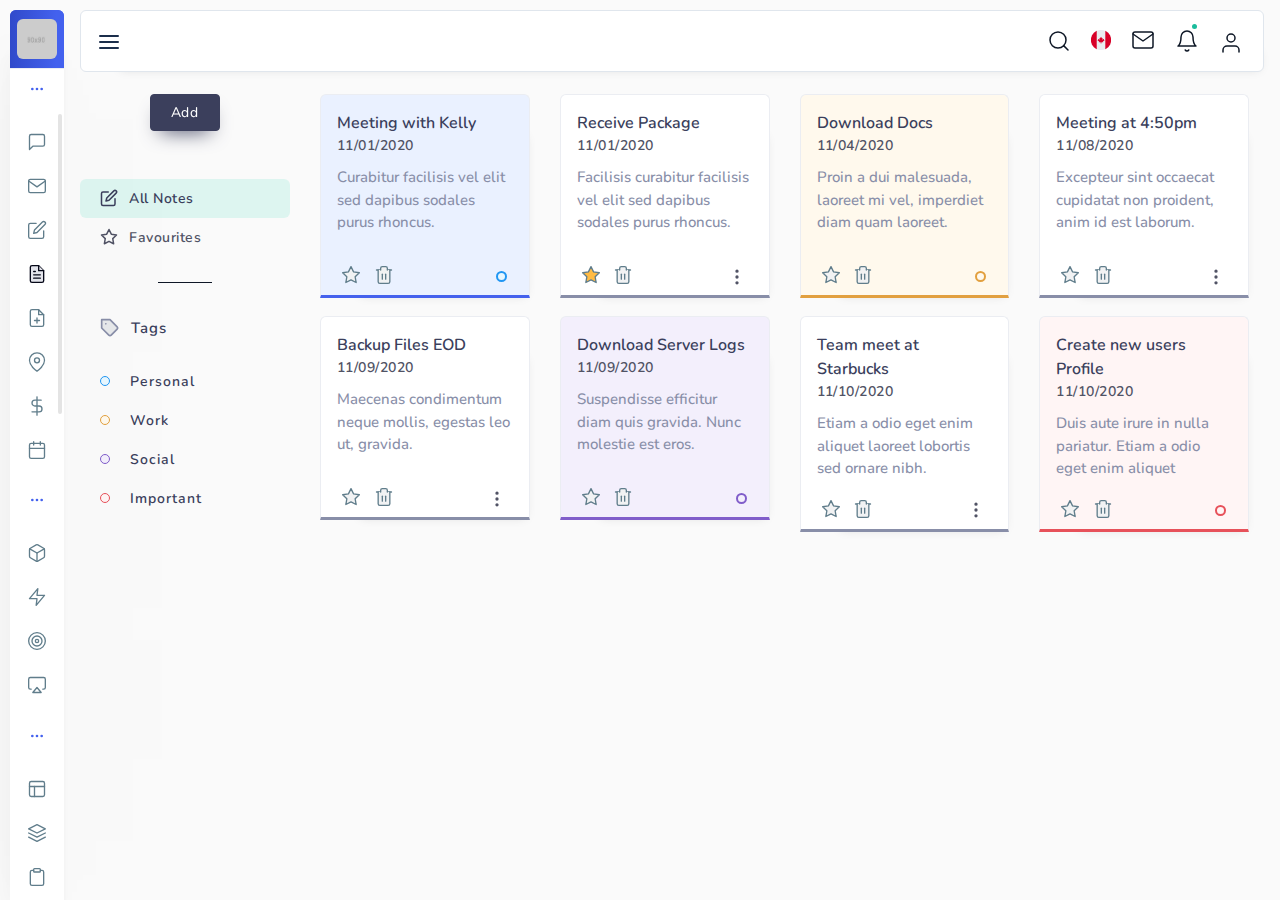
<file: collapsible-light-menu/apps_notes.html>
<!DOCTYPE html>
<html lang="en">
<head>
    <meta charset="utf-8">
    <meta http-equiv="X-UA-Compatible" content="IE=edge">
    <meta name="viewport" content="width=device-width, initial-scale=1, maximum-scale=1, shrink-to-fit=no">
    <title>Notes | CORK - Multipurpose Bootstrap Dashboard Template </title>
    <link rel="icon" type="image/x-icon" href="assets/img/favicon.ico"/>
    <!-- BEGIN GLOBAL MANDATORY STYLES -->
    <link href="https://fonts.googleapis.com/css?family=Nunito:400,600,700" rel="stylesheet">
    <link href="bootstrap/css/bootstrap.min.css" rel="stylesheet" type="text/css" />
    <link href="assets/css/plugins.css" rel="stylesheet" type="text/css" />
    <!-- END GLOBAL MANDATORY STYLES -->

    <!-- BEGIN PAGE LEVEL STYLES -->
    <link href="assets/css/apps/notes.css" rel="stylesheet" type="text/css" />
    <link href="assets/css/forms/theme-checkbox-radio.css" rel="stylesheet" type="text/css" />
    <!-- END PAGE LEVEL STYLES -->
</head>
<body class="alt-menu sidebar-noneoverflow">
    
    <!--  BEGIN NAVBAR  -->
    <div class="header-container fixed-top">
        <header class="header navbar navbar-expand-sm expand-header">
            <a href="javascript:void(0);" class="sidebarCollapse" data-placement="bottom"><svg xmlns="http://www.w3.org/2000/svg" width="24" height="24" viewBox="0 0 24 24" fill="none" stroke="currentColor" stroke-width="2" stroke-linecap="round" stroke-linejoin="round" class="feather feather-menu"><line x1="3" y1="12" x2="21" y2="12"></line><line x1="3" y1="6" x2="21" y2="6"></line><line x1="3" y1="18" x2="21" y2="18"></line></svg></a>

            <ul class="navbar-item flex-row ml-auto">

                <li class="nav-item align-self-center search-animated">
                    <svg xmlns="http://www.w3.org/2000/svg" width="24" height="24" viewBox="0 0 24 24" fill="none" stroke="currentColor" stroke-width="2" stroke-linecap="round" stroke-linejoin="round" class="feather feather-search toggle-search"><circle cx="11" cy="11" r="8"></circle><line x1="21" y1="21" x2="16.65" y2="16.65"></line></svg>
                    <form class="form-inline search-full form-inline search" role="search">
                        <div class="search-bar">
                            <input type="text" class="form-control search-form-control  ml-lg-auto" placeholder="Search...">
                        </div>
                    </form>
                </li>

                <li class="nav-item dropdown language-dropdown">
                    <a href="javascript:void(0);" class="nav-link dropdown-toggle" id="language-dropdown" data-toggle="dropdown" aria-haspopup="true" aria-expanded="false">
                        <img src="assets/img/ca.png" class="flag-width" alt="flag">
                    </a>
                    <div class="dropdown-menu position-absolute" aria-labelledby="language-dropdown">
                        <a class="dropdown-item d-flex" href="javascript:void(0);"><img src="assets/img/de.png" class="flag-width" alt="flag"> <span class="align-self-center">&nbsp;German</span></a>
                        <a class="dropdown-item d-flex" href="javascript:void(0);"><img src="assets/img/jp.png" class="flag-width" alt="flag"> <span class="align-self-center">&nbsp;Japanese</span></a>
                        <a class="dropdown-item d-flex" href="javascript:void(0);"><img src="assets/img/fr.png" class="flag-width" alt="flag"> <span class="align-self-center">&nbsp;French</span></a>
                        <a class="dropdown-item d-flex" href="javascript:void(0);"><img src="assets/img/ca.png" class="flag-width" alt="flag"> <span class="align-self-center">&nbsp;English</span></a>
                    </div>
                </li>
                
                <li class="nav-item dropdown message-dropdown">
                    <a href="javascript:void(0);" class="nav-link dropdown-toggle" id="messageDropdown" data-toggle="dropdown" aria-haspopup="true" aria-expanded="false">
                        <svg xmlns="http://www.w3.org/2000/svg" width="24" height="24" viewBox="0 0 24 24" fill="none" stroke="currentColor" stroke-width="2" stroke-linecap="round" stroke-linejoin="round" class="feather feather-mail"><path d="M4 4h16c1.1 0 2 .9 2 2v12c0 1.1-.9 2-2 2H4c-1.1 0-2-.9-2-2V6c0-1.1.9-2 2-2z"></path><polyline points="22,6 12,13 2,6"></polyline></svg>
                    </a>
                    <div class="dropdown-menu position-absolute" aria-labelledby="messageDropdown">
                        <div class="">
                            <a class="dropdown-item">
                                <div class="">

                                    <div class="media">
                                        <div class="user-img">
                                            <div class="avatar avatar-xl">
                                                <span class="avatar-title rounded-circle">KY</span>
                                            </div>
                                        </div>
                                        <div class="media-body">
                                            <div class="">
                                                <h5 class="usr-name">Kara Young</h5>
                                                <p class="msg-title">ACCOUNT UPDATE</p>
                                            </div>
                                        </div>
                                    </div>

                                </div>
                            </a>
                            <a class="dropdown-item">
                                <div class="">
                                    <div class="media">
                                        <div class="user-img">
                                            <img src="assets/img/90x90.jpg" class="img-fluid mr-2" alt="avatar">
                                        </div>
                                        <div class="media-body">
                                            <div class="">
                                                <h5 class="usr-name">Daisy Anderson</h5>
                                                <p class="msg-title">ACCOUNT UPDATE</p>
                                            </div>
                                        </div>
                                    </div>                                    
                                </div>
                            </a>
                            <a class="dropdown-item">
                                <div class="">

                                    <div class="media">
                                        <div class="user-img">
                                            <div class="avatar avatar-xl">
                                                <span class="avatar-title rounded-circle">OG</span>
                                            </div>
                                        </div>
                                        <div class="media-body">
                                            <div class="">
                                                <h5 class="usr-name">Oscar Garner</h5>
                                                <p class="msg-title">ACCOUNT UPDATE</p>
                                            </div>
                                        </div>
                                    </div>
                                    
                                </div>
                            </a>
                        </div>
                    </div>
                </li>

                <li class="nav-item dropdown notification-dropdown">
                    <a href="javascript:void(0);" class="nav-link dropdown-toggle" id="notificationDropdown" data-toggle="dropdown" aria-haspopup="true" aria-expanded="false">
                        <svg xmlns="http://www.w3.org/2000/svg" width="24" height="24" viewBox="0 0 24 24" fill="none" stroke="currentColor" stroke-width="2" stroke-linecap="round" stroke-linejoin="round" class="feather feather-bell"><path d="M18 8A6 6 0 0 0 6 8c0 7-3 9-3 9h18s-3-2-3-9"></path><path d="M13.73 21a2 2 0 0 1-3.46 0"></path></svg><span class="badge badge-success"></span>
                    </a>
                    <div class="dropdown-menu position-absolute" aria-labelledby="notificationDropdown">
                        <div class="notification-scroll">

                            <div class="dropdown-item">
                                <div class="media server-log">
                                    <svg xmlns="http://www.w3.org/2000/svg" width="24" height="24" viewBox="0 0 24 24" fill="none" stroke="currentColor" stroke-width="2" stroke-linecap="round" stroke-linejoin="round" class="feather feather-server"><rect x="2" y="2" width="20" height="8" rx="2" ry="2"></rect><rect x="2" y="14" width="20" height="8" rx="2" ry="2"></rect><line x1="6" y1="6" x2="6" y2="6"></line><line x1="6" y1="18" x2="6" y2="18"></line></svg>
                                    <div class="media-body">
                                        <div class="data-info">
                                            <h6 class="">Server Rebooted</h6>
                                            <p class="">45 min ago</p>
                                        </div>

                                        <div class="icon-status">
                                            <svg xmlns="http://www.w3.org/2000/svg" width="24" height="24" viewBox="0 0 24 24" fill="none" stroke="currentColor" stroke-width="2" stroke-linecap="round" stroke-linejoin="round" class="feather feather-x"><line x1="18" y1="6" x2="6" y2="18"></line><line x1="6" y1="6" x2="18" y2="18"></line></svg>
                                        </div>
                                    </div>
                                </div>
                            </div>

                            <div class="dropdown-item">
                                <div class="media ">
                                    <svg xmlns="http://www.w3.org/2000/svg" width="24" height="24" viewBox="0 0 24 24" fill="none" stroke="currentColor" stroke-width="2" stroke-linecap="round" stroke-linejoin="round" class="feather feather-heart"><path d="M20.84 4.61a5.5 5.5 0 0 0-7.78 0L12 5.67l-1.06-1.06a5.5 5.5 0 0 0-7.78 7.78l1.06 1.06L12 21.23l7.78-7.78 1.06-1.06a5.5 5.5 0 0 0 0-7.78z"></path></svg>
                                    <div class="media-body">
                                        <div class="data-info">
                                            <h6 class="">Licence Expiring Soon</h6>
                                            <p class="">8 hrs ago</p>
                                        </div>

                                        <div class="icon-status">
                                            <svg xmlns="http://www.w3.org/2000/svg" width="24" height="24" viewBox="0 0 24 24" fill="none" stroke="currentColor" stroke-width="2" stroke-linecap="round" stroke-linejoin="round" class="feather feather-x"><line x1="18" y1="6" x2="6" y2="18"></line><line x1="6" y1="6" x2="18" y2="18"></line></svg>
                                        </div>
                                    </div>
                                </div>
                            </div>

                            <div class="dropdown-item">
                                <div class="media file-upload">
                                    <svg xmlns="http://www.w3.org/2000/svg" width="24" height="24" viewBox="0 0 24 24" fill="none" stroke="currentColor" stroke-width="2" stroke-linecap="round" stroke-linejoin="round" class="feather feather-file-text"><path d="M14 2H6a2 2 0 0 0-2 2v16a2 2 0 0 0 2 2h12a2 2 0 0 0 2-2V8z"></path><polyline points="14 2 14 8 20 8"></polyline><line x1="16" y1="13" x2="8" y2="13"></line><line x1="16" y1="17" x2="8" y2="17"></line><polyline points="10 9 9 9 8 9"></polyline></svg>
                                    <div class="media-body">
                                        <div class="data-info">
                                            <h6 class="">Kelly Portfolio.pdf</h6>
                                            <p class="">670 kb</p>
                                        </div>

                                        <div class="icon-status">
                                            <svg xmlns="http://www.w3.org/2000/svg" width="24" height="24" viewBox="0 0 24 24" fill="none" stroke="currentColor" stroke-width="2" stroke-linecap="round" stroke-linejoin="round" class="feather feather-check"><polyline points="20 6 9 17 4 12"></polyline></svg>
                                        </div>
                                    </div>
                                </div>
                            </div>
                        </div>
                    </div>
                </li>

                <li class="nav-item dropdown user-profile-dropdown  order-lg-0 order-1">
                    <a href="javascript:void(0);" class="nav-link dropdown-toggle user" id="userProfileDropdown" data-toggle="dropdown" aria-haspopup="true" aria-expanded="false">
                        <svg xmlns="http://www.w3.org/2000/svg" width="24" height="24" viewBox="0 0 24 24" fill="none" stroke="currentColor" stroke-width="2" stroke-linecap="round" stroke-linejoin="round" class="feather feather-user"><path d="M20 21v-2a4 4 0 0 0-4-4H8a4 4 0 0 0-4 4v2"></path><circle cx="12" cy="7" r="4"></circle></svg>
                    </a>
                    <div class="dropdown-menu position-absolute" aria-labelledby="userProfileDropdown">
                        <div class="user-profile-section">
                            <div class="media mx-auto">
                                <img src="assets/img/90x90.jpg" class="img-fluid mr-2" alt="avatar">
                                <div class="media-body">
                                    <h5>Shaun Park</h5>
                                    <p>Project Leader</p>
                                </div>
                            </div>
                        </div>
                        <div class="dropdown-item">
                            <a href="user_profile.html">
                                <svg xmlns="http://www.w3.org/2000/svg" width="24" height="24" viewBox="0 0 24 24" fill="none" stroke="currentColor" stroke-width="2" stroke-linecap="round" stroke-linejoin="round" class="feather feather-user"><path d="M20 21v-2a4 4 0 0 0-4-4H8a4 4 0 0 0-4 4v2"></path><circle cx="12" cy="7" r="4"></circle></svg> <span>Profile</span>
                            </a>
                        </div>
                        <div class="dropdown-item">
                            <a href="apps_mailbox.html">
                                <svg xmlns="http://www.w3.org/2000/svg" width="24" height="24" viewBox="0 0 24 24" fill="none" stroke="currentColor" stroke-width="2" stroke-linecap="round" stroke-linejoin="round" class="feather feather-inbox"><polyline points="22 12 16 12 14 15 10 15 8 12 2 12"></polyline><path d="M5.45 5.11L2 12v6a2 2 0 0 0 2 2h16a2 2 0 0 0 2-2v-6l-3.45-6.89A2 2 0 0 0 16.76 4H7.24a2 2 0 0 0-1.79 1.11z"></path></svg> <span>Inbox</span>
                            </a>
                        </div>
                        <div class="dropdown-item">
                            <a href="auth_lockscreen.html">
                                <svg xmlns="http://www.w3.org/2000/svg" width="24" height="24" viewBox="0 0 24 24" fill="none" stroke="currentColor" stroke-width="2" stroke-linecap="round" stroke-linejoin="round" class="feather feather-lock"><rect x="3" y="11" width="18" height="11" rx="2" ry="2"></rect><path d="M7 11V7a5 5 0 0 1 10 0v4"></path></svg> <span>Lock Screen</span>
                            </a>
                        </div>
                        <div class="dropdown-item">
                            <a href="auth_login.html">
                                <svg xmlns="http://www.w3.org/2000/svg" width="24" height="24" viewBox="0 0 24 24" fill="none" stroke="currentColor" stroke-width="2" stroke-linecap="round" stroke-linejoin="round" class="feather feather-log-out"><path d="M9 21H5a2 2 0 0 1-2-2V5a2 2 0 0 1 2-2h4"></path><polyline points="16 17 21 12 16 7"></polyline><line x1="21" y1="12" x2="9" y2="12"></line></svg> <span>Log Out</span>
                            </a>
                        </div>
                    </div>
                </li>
            </ul>
        </header>
    </div>
    <!--  END NAVBAR  -->

    <!--  BEGIN MAIN CONTAINER  -->
    <div class="main-container sidebar-closed sbar-open" id="container">

        <div class="overlay"></div>
        <div class="cs-overlay"></div>
        <div class="search-overlay"></div>

        <!--  BEGIN SIDEBAR  -->
        <div class="sidebar-wrapper sidebar-theme">
            
            <nav id="sidebar">

                <ul class="navbar-nav theme-brand flex-row  text-center">
                    <li class="nav-item theme-logo">
                        <a href="index.html">
                            <img src="assets/img/90x90.jpg" class="navbar-logo" alt="logo">
                        </a>
                    </li>
                    <li class="nav-item theme-text">
                        <a href="index.html" class="nav-link"> CORK </a>
                    </li>
                </ul>

                <ul class="list-unstyled menu-categories" id="accordionExample">
                    <li class="menu">
                        <a href="#dashboard" data-toggle="collapse" aria-expanded="false" class="dropdown-toggle">
                            <div class="">
                                <svg xmlns="http://www.w3.org/2000/svg" width="24" height="24" viewBox="0 0 24 24" fill="none" stroke="currentColor" stroke-width="2" stroke-linecap="round" stroke-linejoin="round" class="feather feather-home"><path d="M3 9l9-7 9 7v11a2 2 0 0 1-2 2H5a2 2 0 0 1-2-2z"></path><polyline points="9 22 9 12 15 12 15 22"></polyline></svg>
                                <span>Dashboard</span>
                            </div>
                            <div>
                                <svg xmlns="http://www.w3.org/2000/svg" width="24" height="24" viewBox="0 0 24 24" fill="none" stroke="currentColor" stroke-width="2" stroke-linecap="round" stroke-linejoin="round" class="feather feather-chevron-right"><polyline points="9 18 15 12 9 6"></polyline></svg>
                            </div>
                        </a>
                        <ul class="collapse submenu list-unstyled" id="dashboard" data-parent="#accordionExample">
                            <li>
                                <a href="index.html"> Analytics </a>
                            </li>
                            <li>
                                <a href="index2.html"> Sales </a>
                            </li>
                        </ul>
                    </li>

                    <li class="menu menu-heading">
                        <div class="heading"><svg xmlns="http://www.w3.org/2000/svg" width="24" height="24" viewBox="0 0 24 24" fill="none" stroke="currentColor" stroke-width="2" stroke-linecap="round" stroke-linejoin="round" class="feather feather-more-horizontal"><circle cx="12" cy="12" r="1"></circle><circle cx="19" cy="12" r="1"></circle><circle cx="5" cy="12" r="1"></circle></svg><span>APPLICATIONS</span></div>
                    </li>

                    <li class="menu">
                        <a href="apps_chat.html" aria-expanded="false" class="dropdown-toggle">
                            <div class="">
                                <svg xmlns="http://www.w3.org/2000/svg" width="24" height="24" viewBox="0 0 24 24" fill="none" stroke="currentColor" stroke-width="2" stroke-linecap="round" stroke-linejoin="round" class="feather feather-message-square"><path d="M21 15a2 2 0 0 1-2 2H7l-4 4V5a2 2 0 0 1 2-2h14a2 2 0 0 1 2 2z"></path></svg>
                                <span>Chat</span>
                            </div>
                        </a>
                    </li>

                    <li class="menu">
                        <a href="apps_mailbox.html" aria-expanded="false" class="dropdown-toggle">
                            <div class="">
                                <svg xmlns="http://www.w3.org/2000/svg" width="24" height="24" viewBox="0 0 24 24" fill="none" stroke="currentColor" stroke-width="2" stroke-linecap="round" stroke-linejoin="round" class="feather feather-mail"><path d="M4 4h16c1.1 0 2 .9 2 2v12c0 1.1-.9 2-2 2H4c-1.1 0-2-.9-2-2V6c0-1.1.9-2 2-2z"></path><polyline points="22,6 12,13 2,6"></polyline></svg>
                                <span>Mailbox</span>
                            </div>
                        </a>
                    </li>

                    <li class="menu">
                        <a href="apps_todoList.html" aria-expanded="false" class="dropdown-toggle">
                            <div class="">
                                <svg xmlns="http://www.w3.org/2000/svg" width="24" height="24" viewBox="0 0 24 24" fill="none" stroke="currentColor" stroke-width="2" stroke-linecap="round" stroke-linejoin="round" class="feather feather-edit"><path d="M11 4H4a2 2 0 0 0-2 2v14a2 2 0 0 0 2 2h14a2 2 0 0 0 2-2v-7"></path><path d="M18.5 2.5a2.121 2.121 0 0 1 3 3L12 15l-4 1 1-4 9.5-9.5z"></path></svg>
                                <span>Todo List</span>
                            </div>
                        </a>
                    </li>

                    <li class="menu active">
                        <a href="apps_notes.html" aria-expanded="true" class="dropdown-toggle">
                            <div class="">
                                <svg xmlns="http://www.w3.org/2000/svg" width="24" height="24" viewBox="0 0 24 24" fill="none" stroke="currentColor" stroke-width="2" stroke-linecap="round" stroke-linejoin="round" class="feather feather-file-text"><path d="M14 2H6a2 2 0 0 0-2 2v16a2 2 0 0 0 2 2h12a2 2 0 0 0 2-2V8z"></path><polyline points="14 2 14 8 20 8"></polyline><line x1="16" y1="13" x2="8" y2="13"></line><line x1="16" y1="17" x2="8" y2="17"></line><polyline points="10 9 9 9 8 9"></polyline></svg>
                                <span>Notes</span>
                            </div>
                        </a>
                    </li>

                    <li class="menu">
                        <a href="apps_scrumboard.html" aria-expanded="false" class="dropdown-toggle">
                            <div class="">
                                <svg xmlns="http://www.w3.org/2000/svg" width="24" height="24" viewBox="0 0 24 24" fill="none" stroke="currentColor" stroke-width="2" stroke-linecap="round" stroke-linejoin="round" class="feather feather-file-plus"><path d="M14 2H6a2 2 0 0 0-2 2v16a2 2 0 0 0 2 2h12a2 2 0 0 0 2-2V8z"></path><polyline points="14 2 14 8 20 8"></polyline><line x1="12" y1="18" x2="12" y2="12"></line><line x1="9" y1="15" x2="15" y2="15"></line></svg>
                                <span>Scrumboard</span>
                            </div>
                        </a>
                    </li>

                    <li class="menu">
                        <a href="apps_contacts.html" aria-expanded="false" class="dropdown-toggle">
                            <div class="">
                                <svg xmlns="http://www.w3.org/2000/svg" width="24" height="24" viewBox="0 0 24 24" fill="none" stroke="currentColor" stroke-width="2" stroke-linecap="round" stroke-linejoin="round" class="feather feather-map-pin"><path d="M21 10c0 7-9 13-9 13s-9-6-9-13a9 9 0 0 1 18 0z"></path><circle cx="12" cy="10" r="3"></circle></svg>
                                <span>Contacts</span>
                            </div>
                        </a>
                    </li>

                    <li class="menu">
                        <a href="#invoice" data-toggle="collapse" aria-expanded="false" class="dropdown-toggle">
                            <div class="">
                                <svg xmlns="http://www.w3.org/2000/svg" width="24" height="24" viewBox="0 0 24 24" fill="none" stroke="currentColor" stroke-width="2" stroke-linecap="round" stroke-linejoin="round" class="feather feather-dollar-sign"><line x1="12" y1="1" x2="12" y2="23"></line><path d="M17 5H9.5a3.5 3.5 0 0 0 0 7h5a3.5 3.5 0 0 1 0 7H6"></path></svg>
                                <span>Invoice</span>
                            </div>
                            <div>
                                <svg xmlns="http://www.w3.org/2000/svg" width="24" height="24" viewBox="0 0 24 24" fill="none" stroke="currentColor" stroke-width="2" stroke-linecap="round" stroke-linejoin="round" class="feather feather-chevron-right"><polyline points="9 18 15 12 9 6"></polyline></svg>
                            </div>
                        </a>
                        <ul class="collapse submenu list-unstyled" id="invoice" data-parent="#accordionExample">
                            <li>
                                <a href="apps_invoice-list.html"> List </a>
                            </li>
                            <li>
                                <a href="apps_invoice-preview.html"> Preview </a>
                            </li>
                            <li>
                                <a href="apps_invoice-add.html"> Add </a>
                            </li>
                            <li>
                                <a href="apps_invoice-edit.html"> Edit </a>
                            </li>                            
                        </ul>
                    </li>

                    <li class="menu">
                        <a href="apps_calendar.html" aria-expanded="false" class="dropdown-toggle">
                            <div class="">
                                <svg xmlns="http://www.w3.org/2000/svg" width="24" height="24" viewBox="0 0 24 24" fill="none" stroke="currentColor" stroke-width="2" stroke-linecap="round" stroke-linejoin="round" class="feather feather-calendar"><rect x="3" y="4" width="18" height="18" rx="2" ry="2"></rect><line x1="16" y1="2" x2="16" y2="6"></line><line x1="8" y1="2" x2="8" y2="6"></line><line x1="3" y1="10" x2="21" y2="10"></line></svg>
                                <span>Calendar</span>
                            </div>
                        </a>
                    </li>

                    <li class="menu menu-heading">
                        <div class="heading"><svg xmlns="http://www.w3.org/2000/svg" width="24" height="24" viewBox="0 0 24 24" fill="none" stroke="currentColor" stroke-width="2" stroke-linecap="round" stroke-linejoin="round" class="feather feather-more-horizontal"><circle cx="12" cy="12" r="1"></circle><circle cx="19" cy="12" r="1"></circle><circle cx="5" cy="12" r="1"></circle></svg><span>USER INTERFACE</span></div>
                    </li>

                    <li class="menu">
                        <a href="#components" data-toggle="collapse" aria-expanded="false" class="dropdown-toggle">
                            <div class="">
                                <svg xmlns="http://www.w3.org/2000/svg" width="24" height="24" viewBox="0 0 24 24" fill="none" stroke="currentColor" stroke-width="2" stroke-linecap="round" stroke-linejoin="round" class="feather feather-box"><path d="M21 16V8a2 2 0 0 0-1-1.73l-7-4a2 2 0 0 0-2 0l-7 4A2 2 0 0 0 3 8v8a2 2 0 0 0 1 1.73l7 4a2 2 0 0 0 2 0l7-4A2 2 0 0 0 21 16z"></path><polyline points="3.27 6.96 12 12.01 20.73 6.96"></polyline><line x1="12" y1="22.08" x2="12" y2="12"></line></svg>
                                <span>Components</span>
                            </div>
                            <div>
                                <svg xmlns="http://www.w3.org/2000/svg" width="24" height="24" viewBox="0 0 24 24" fill="none" stroke="currentColor" stroke-width="2" stroke-linecap="round" stroke-linejoin="round" class="feather feather-chevron-right"><polyline points="9 18 15 12 9 6"></polyline></svg>
                            </div>
                        </a>
                        <ul class="collapse submenu list-unstyled" id="components" data-parent="#accordionExample">
                            <li>
                                <a href="component_tabs.html"> Tabs </a>
                            </li>
                            <li>
                                <a href="component_accordion.html"> Accordions  </a>
                            </li>
                            <li>
                                <a href="component_modal.html"> Modals </a>
                            </li>                            
                            <li>
                                <a href="component_cards.html"> Cards </a>
                            </li>
                            <li>
                                <a href="component_bootstrap_carousel.html">Carousel</a>
                            </li>
                            <li>
                                <a href="component_blockui.html"> Block UI </a>
                            </li>
                            <li>
                                <a href="component_countdown.html"> Countdown </a>
                            </li>
                            <li>
                                <a href="component_counter.html"> Counter </a>
                            </li>
                            <li>
                                <a href="component_sweetalert.html"> Sweet Alerts </a>
                            </li>
                            <li>
                                <a href="component_timeline.html"> Timeline </a>
                            </li>
                            <li>
                                <a href="component_snackbar.html"> Notifications </a>
                            </li>
                            <li>
                                <a href="component_session_timeout.html"> Session Timeout </a>
                            </li>
                            <li>
                                <a href="component_media_object.html"> Media Object </a>
                            </li>
                            <li>
                                <a href="component_list_group.html"> List Group </a>
                            </li>
                            <li>
                                <a href="component_pricing_table.html"> Pricing Tables </a>
                            </li>
                            <li>
                                <a href="component_lightbox.html"> Lightbox </a>
                            </li>
                        </ul>
                    </li>

                    <li class="menu">
                        <a href="#elements" data-toggle="collapse" aria-expanded="false" class="dropdown-toggle">
                            <div class="">
                                <svg xmlns="http://www.w3.org/2000/svg" width="24" height="24" viewBox="0 0 24 24" fill="none" stroke="currentColor" stroke-width="2" stroke-linecap="round" stroke-linejoin="round" class="feather feather-zap"><polygon points="13 2 3 14 12 14 11 22 21 10 12 10 13 2"></polygon></svg>
                                <span>Elements</span>
                            </div>
                            <div>
                                <svg xmlns="http://www.w3.org/2000/svg" width="24" height="24" viewBox="0 0 24 24" fill="none" stroke="currentColor" stroke-width="2" stroke-linecap="round" stroke-linejoin="round" class="feather feather-chevron-right"><polyline points="9 18 15 12 9 6"></polyline></svg>
                            </div>
                        </a>
                        <ul class="collapse submenu list-unstyled" id="elements" data-parent="#accordionExample">
                            <li>
                                <a href="element_alerts.html"> Alerts </a>
                            </li>
                            <li>
                                <a href="element_avatar.html"> Avatar </a>
                            </li>
                            <li>
                                <a href="element_badges.html"> Badges </a>
                            </li>
                            <li>
                                <a href="element_breadcrumbs.html"> Breadcrumbs </a>
                            </li>                            
                            <li>
                                <a href="element_buttons.html"> Buttons </a>
                            </li>
                            <li>
                                <a href="element_buttons_group.html"> Button Groups </a>
                            </li>
                            <li>
                                <a href="element_color_library.html"> Color Library </a>
                            </li>
                            <li>
                                <a href="element_dropdown.html"> Dropdown </a>
                            </li>
                            <li>
                                <a href="element_infobox.html"> Infobox </a>
                            </li>
                            <li>
                                <a href="element_jumbotron.html"> Jumbotron </a>
                            </li>
                            <li>
                                <a href="element_loader.html"> Loader </a>
                            </li>
                            <li>
                                <a href="element_pagination.html"> Pagination </a>
                            </li>
                            <li>
                                <a href="element_popovers.html"> Popovers </a>
                            </li>
                            <li>
                                <a href="element_progress_bar.html"> Progress Bar </a>
                            </li>
                            <li>
                                <a href="element_search.html"> Search </a>
                            </li>
                            <li>
                                <a href="element_tooltips.html"> Tooltips </a>
                            </li>
                            <li>
                                <a href="element_treeview.html"> Treeview </a>
                            </li>
                            <li>
                                <a href="element_typography.html"> Typography </a>
                            </li>
                        </ul>
                    </li>

                    <li class="menu">
                        <a href="fonticons.html" aria-expanded="false" class="dropdown-toggle">
                            <div class="">
                                <svg xmlns="http://www.w3.org/2000/svg" width="24" height="24" viewBox="0 0 24 24" fill="none" stroke="currentColor" stroke-width="2" stroke-linecap="round" stroke-linejoin="round" class="feather feather-target"><circle cx="12" cy="12" r="10"></circle><circle cx="12" cy="12" r="6"></circle><circle cx="12" cy="12" r="2"></circle></svg>
                                <span>Font Icons</span>
                            </div>
                        </a>
                    </li>

                    <li class="menu">
                        <a href="widgets.html" aria-expanded="false" class="dropdown-toggle">
                            <div class="">
                                <svg xmlns="http://www.w3.org/2000/svg" width="24" height="24" viewBox="0 0 24 24" fill="none" stroke="currentColor" stroke-width="2" stroke-linecap="round" stroke-linejoin="round" class="feather feather-airplay"><path d="M5 17H4a2 2 0 0 1-2-2V5a2 2 0 0 1 2-2h16a2 2 0 0 1 2 2v10a2 2 0 0 1-2 2h-1"></path><polygon points="12 15 17 21 7 21 12 15"></polygon></svg>
                                <span>Widgets</span>
                            </div>
                        </a>
                    </li>

                    <li class="menu menu-heading">
                        <div class="heading"><svg xmlns="http://www.w3.org/2000/svg" width="24" height="24" viewBox="0 0 24 24" fill="none" stroke="currentColor" stroke-width="2" stroke-linecap="round" stroke-linejoin="round" class="feather feather-more-horizontal"><circle cx="12" cy="12" r="1"></circle><circle cx="19" cy="12" r="1"></circle><circle cx="5" cy="12" r="1"></circle></svg><span>TABLES AND FORMS</span></div>
                    </li>

                    <li class="menu">
                        <a href="table_basic.html" aria-expanded="false" class="dropdown-toggle">
                            <div class="">
                                <svg xmlns="http://www.w3.org/2000/svg" width="24" height="24" viewBox="0 0 24 24" fill="none" stroke="currentColor" stroke-width="2" stroke-linecap="round" stroke-linejoin="round" class="feather feather-layout"><rect x="3" y="3" width="18" height="18" rx="2" ry="2"></rect><line x1="3" y1="9" x2="21" y2="9"></line><line x1="9" y1="21" x2="9" y2="9"></line></svg>
                                <span>Tables</span>
                            </div>
                        </a>
                    </li>

                    <li class="menu">
                        <a href="#datatables" data-toggle="collapse" aria-expanded="false" class="dropdown-toggle">
                            <div class="">
                                <svg xmlns="http://www.w3.org/2000/svg" width="24" height="24" viewBox="0 0 24 24" fill="none" stroke="currentColor" stroke-width="2" stroke-linecap="round" stroke-linejoin="round" class="feather feather-layers"><polygon points="12 2 2 7 12 12 22 7 12 2"></polygon><polyline points="2 17 12 22 22 17"></polyline><polyline points="2 12 12 17 22 12"></polyline></svg>
                                <span>DataTables</span>
                            </div>
                            <div>
                                <svg xmlns="http://www.w3.org/2000/svg" width="24" height="24" viewBox="0 0 24 24" fill="none" stroke="currentColor" stroke-width="2" stroke-linecap="round" stroke-linejoin="round" class="feather feather-chevron-right"><polyline points="9 18 15 12 9 6"></polyline></svg>
                            </div>
                        </a>
                        <ul class="collapse submenu list-unstyled" id="datatables" data-parent="#accordionExample">
                            <li>
                                <a href="table_dt_basic.html"> Basic </a>
                            </li>
                            <li>
                                <a href="table_dt_striped_table.html"> Striped Table </a>
                            </li>
                            <li>
                                <a href="table_dt_ordering_sorting.html"> Order Sorting </a>
                            </li>
                            <li>
                                <a href="table_dt_multi-column_ordering.html"> Multi-Column </a>
                            </li>
                            <li>
                                <a href="table_dt_multiple_tables.html"> Multiple Tables</a>
                            </li>
                            <li>
                                <a href="table_dt_alternative_pagination.html"> Alt. Pagination</a>
                            </li>
                            <li>
                                <a href="table_dt_custom.html"> Custom </a>
                            </li>
                            <li>
                                <a href="table_dt_range_search.html"> Range Search </a>
                            </li>
                            <li>
                                <a href="table_dt_html5.html"> HTML5 Export </a>
                            </li>
                            <li>
                                <a href="table_dt_live_dom_ordering.html"> Live DOM ordering </a>
                            </li>
                            <li>
                                <a href="table_dt_miscellaneous.html"> Miscellaneous </a>
                            </li>
                        </ul>
                    </li>

                    <li class="menu">
                        <a href="#forms" data-toggle="collapse" aria-expanded="false" class="dropdown-toggle">
                            <div class="">
                                <svg xmlns="http://www.w3.org/2000/svg" width="24" height="24" viewBox="0 0 24 24" fill="none" stroke="currentColor" stroke-width="2" stroke-linecap="round" stroke-linejoin="round" class="feather feather-clipboard"><path d="M16 4h2a2 2 0 0 1 2 2v14a2 2 0 0 1-2 2H6a2 2 0 0 1-2-2V6a2 2 0 0 1 2-2h2"></path><rect x="8" y="2" width="8" height="4" rx="1" ry="1"></rect></svg>
                                <span>Forms</span>
                            </div>
                            <div>
                                <svg xmlns="http://www.w3.org/2000/svg" width="24" height="24" viewBox="0 0 24 24" fill="none" stroke="currentColor" stroke-width="2" stroke-linecap="round" stroke-linejoin="round" class="feather feather-chevron-right"><polyline points="9 18 15 12 9 6"></polyline></svg>
                            </div>
                        </a>
                        <ul class="collapse submenu list-unstyled" id="forms" data-parent="#accordionExample">
                            <li>
                                <a href="form_bootstrap_basic.html"> Basic </a>
                            </li>
                            <li>
                                <a href="form_input_group_basic.html"> Input Group </a>
                            </li>
                            <li>
                                <a href="form_layouts.html"> Layouts </a>
                            </li>
                            <li>
                                <a href="form_validation.html"> Validation </a>
                            </li>
                            <li>
                                <a href="form_input_mask.html"> Input Mask </a>
                            </li>
                            <li>
                                <a href="form_bootstrap_select.html"> Bootstrap Select </a>
                            </li>
                            <li>
                                <a href="form_select2.html"> Select2 </a>
                            </li>
                            <li>
                                <a href="form_bootstrap_touchspin.html"> TouchSpin </a>
                            </li>
                            <li>
                                <a href="form_maxlength.html"> Maxlength </a>
                            </li>                          
                            <li>
                                <a href="form_checkbox_radio.html"> Checkbox &amp; Radio </a>
                            </li>                            
                            <li>
                                <a href="form_switches.html"> Switches </a>
                            </li>
                            <li>
                                <a href="form_wizard.html"> Wizards </a>
                            </li>
                            <li>
                                <a href="form_fileupload.html"> File Upload </a>
                            </li>
                            <li>
                                <a href="form_quill.html"> Quill Editor </a>
                            </li>
                            <li>
                                <a href="form_markdown.html"> Markdown Editor </a>
                            </li>
                            <li>
                                <a href="form_date_range_picker.html"> Date &amp; Range Picker </a>
                            </li>
                            <li>
                                <a href="form_clipboard.html"> Clipboard </a>
                            </li>
                            <li>
                                <a href="form_typeahead.html"> Typeahead </a>
                            </li>
                        </ul>
                    </li>
                    
                    <li class="menu menu-heading">
                        <div class="heading"><svg xmlns="http://www.w3.org/2000/svg" width="24" height="24" viewBox="0 0 24 24" fill="none" stroke="currentColor" stroke-width="2" stroke-linecap="round" stroke-linejoin="round" class="feather feather-more-horizontal"><circle cx="12" cy="12" r="1"></circle><circle cx="19" cy="12" r="1"></circle><circle cx="5" cy="12" r="1"></circle></svg><span>USER AND PAGES</span></div>
                    </li>                    

                    <li class="menu">
                        <a href="#users" data-toggle="collapse" aria-expanded="false" class="dropdown-toggle">
                            <div class="">
                                <svg xmlns="http://www.w3.org/2000/svg" width="24" height="24" viewBox="0 0 24 24" fill="none" stroke="currentColor" stroke-width="2" stroke-linecap="round" stroke-linejoin="round" class="feather feather-users"><path d="M17 21v-2a4 4 0 0 0-4-4H5a4 4 0 0 0-4 4v2"></path><circle cx="9" cy="7" r="4"></circle><path d="M23 21v-2a4 4 0 0 0-3-3.87"></path><path d="M16 3.13a4 4 0 0 1 0 7.75"></path></svg>
                                <span>Users</span>
                            </div>
                            <div>
                                <svg xmlns="http://www.w3.org/2000/svg" width="24" height="24" viewBox="0 0 24 24" fill="none" stroke="currentColor" stroke-width="2" stroke-linecap="round" stroke-linejoin="round" class="feather feather-chevron-right"><polyline points="9 18 15 12 9 6"></polyline></svg>
                            </div>
                        </a>
                        <ul class="collapse submenu list-unstyled" id="users" data-parent="#accordionExample">
                            <li>
                                <a href="user_profile.html"> Profile </a>
                            </li>
                            <li>
                                <a href="user_account_setting.html"> Account Settings </a>
                            </li>
                        </ul>
                    </li>

                    <li class="menu">
                        <a href="#pages" data-toggle="collapse" aria-expanded="false" class="dropdown-toggle">
                            <div class="">
                                <svg xmlns="http://www.w3.org/2000/svg" width="24" height="24" viewBox="0 0 24 24" fill="none" stroke="currentColor" stroke-width="2" stroke-linecap="round" stroke-linejoin="round" class="feather feather-file"><path d="M13 2H6a2 2 0 0 0-2 2v16a2 2 0 0 0 2 2h12a2 2 0 0 0 2-2V9z"></path><polyline points="13 2 13 9 20 9"></polyline></svg>
                                <span>Pages</span>
                            </div>
                            <div>
                                <svg xmlns="http://www.w3.org/2000/svg" width="24" height="24" viewBox="0 0 24 24" fill="none" stroke="currentColor" stroke-width="2" stroke-linecap="round" stroke-linejoin="round" class="feather feather-chevron-right"><polyline points="9 18 15 12 9 6"></polyline></svg>
                            </div>
                        </a>
                        <ul class="collapse submenu list-unstyled" id="pages" data-parent="#accordionExample">
                            <li>
                                <a href="pages_helpdesk.html"> Helpdesk </a>
                            </li>
                            <li>
                                <a href="pages_contact_us.html"> Contact Form </a>
                            </li>
                            <li>
                                <a href="pages_faq.html"> FAQ </a>
                            </li>
                            <li>
                                <a href="pages_faq2.html"> FAQ 2 </a>
                            </li>
                            <li>
                                <a href="pages_privacy.html"> Privacy Policy </a>
                            </li>
                            <li>
                                <a href="pages_coming_soon.html" target="_blank"> Coming Soon </a>
                            </li>
                            <li>
                                <a href="#pages-error" data-toggle="collapse" aria-expanded="false" class="dropdown-toggle"> Error <svg xmlns="http://www.w3.org/2000/svg" width="24" height="24" viewBox="0 0 24 24" fill="none" stroke="currentColor" stroke-width="2" stroke-linecap="round" stroke-linejoin="round" class="feather feather-chevron-right"><polyline points="9 18 15 12 9 6"></polyline></svg> </a>
                                <ul class="collapse list-unstyled sub-submenu" id="pages-error" data-parent="#pages"> 
                                    <li>
                                        <a href="pages_error404.html" target="_blank"> 404 </a>
                                    </li>
                                    <li>
                                        <a href="pages_error500.html" target="_blank"> 500 </a>
                                    </li>
                                    <li>
                                        <a href="pages_error503.html" target="_blank"> 503 </a>
                                    </li>
                                    <li>
                                        <a href="pages_maintenence.html" target="_blank"> Maintanence </a>
                                    </li>
                                </ul>
                            </li>
                        </ul>
                    </li>

                    <li class="menu menu-heading">
                        <div class="heading"><svg xmlns="http://www.w3.org/2000/svg" width="24" height="24" viewBox="0 0 24 24" fill="none" stroke="currentColor" stroke-width="2" stroke-linecap="round" stroke-linejoin="round" class="feather feather-more-horizontal"><circle cx="12" cy="12" r="1"></circle><circle cx="19" cy="12" r="1"></circle><circle cx="5" cy="12" r="1"></circle></svg><span>EXTRA ELEMENTS</span></div>
                    </li>

                    <li class="menu">
                        <a href="#authentication" data-toggle="collapse" aria-expanded="false" class="dropdown-toggle">
                            <div class="">
                                <svg xmlns="http://www.w3.org/2000/svg" width="24" height="24" viewBox="0 0 24 24" fill="none" stroke="currentColor" stroke-width="2" stroke-linecap="round" stroke-linejoin="round" class="feather feather-lock"><rect x="3" y="11" width="18" height="11" rx="2" ry="2"></rect><path d="M7 11V7a5 5 0 0 1 10 0v4"></path></svg>
                                <span>Authentication</span>
                            </div>
                            <div>
                                <svg xmlns="http://www.w3.org/2000/svg" width="24" height="24" viewBox="0 0 24 24" fill="none" stroke="currentColor" stroke-width="2" stroke-linecap="round" stroke-linejoin="round" class="feather feather-chevron-right"><polyline points="9 18 15 12 9 6"></polyline></svg>
                            </div>
                        </a>
                        <ul class="collapse submenu list-unstyled" id="authentication" data-parent="#accordionExample">
                            <li>
                                <a href="auth_login_boxed.html" target="_blank"> Login Boxed </a>
                            </li>
                            <li>
                                <a href="auth_register_boxed.html" target="_blank"> Register Boxed </a>
                            </li>
                            <li>
                                <a href="auth_lockscreen_boxed.html" target="_blank"> Unlock Boxed </a>
                            </li>
                            <li>
                                <a href="auth_pass_recovery_boxed.html" target="_blank"> Recover ID Boxed </a>
                            </li>
                            <li>
                                <a href="auth_login.html" target="_blank"> Login Cover </a>
                            </li>
                            <li>
                                <a href="auth_register.html" target="_blank"> Register Cover </a>
                            </li>
                            <li>
                                <a href="auth_lockscreen.html" target="_blank"> Unlock Cover </a>
                            </li>
                            <li>
                                <a href="auth_pass_recovery.html" target="_blank"> Recover ID Cover </a>
                            </li>
                        </ul>
                    </li>

                    <li class="menu">
                        <a href="dragndrop_dragula.html" aria-expanded="false" class="dropdown-toggle">
                            <div class="">
                                <svg xmlns="http://www.w3.org/2000/svg" width="24" height="24" viewBox="0 0 24 24" fill="none" stroke="currentColor" stroke-width="2" stroke-linecap="round" stroke-linejoin="round" class="feather feather-move"><polyline points="5 9 2 12 5 15"></polyline><polyline points="9 5 12 2 15 5"></polyline><polyline points="15 19 12 22 9 19"></polyline><polyline points="19 9 22 12 19 15"></polyline><line x1="2" y1="12" x2="22" y2="12"></line><line x1="12" y1="2" x2="12" y2="22"></line></svg>
                                <span>Drag and Drop</span>
                            </div>
                        </a>
                    </li>

                    <li class="menu">
                        <a href="map_jvector.html" aria-expanded="false" class="dropdown-toggle">
                            <div class="">
                                <svg xmlns="http://www.w3.org/2000/svg" width="24" height="24" viewBox="0 0 24 24" fill="none" stroke="currentColor" stroke-width="2" stroke-linecap="round" stroke-linejoin="round" class="feather feather-map"><polygon points="1 6 1 22 8 18 16 22 23 18 23 2 16 6 8 2 1 6"></polygon><line x1="8" y1="2" x2="8" y2="18"></line><line x1="16" y1="6" x2="16" y2="22"></line></svg>
                                <span>Maps</span>
                            </div>
                        </a>
                    </li>

                    <li class="menu">
                        <a href="charts_apex.html" aria-expanded="false" class="dropdown-toggle">
                            <div class="">
                                <svg xmlns="http://www.w3.org/2000/svg" width="24" height="24" viewBox="0 0 24 24" fill="none" stroke="currentColor" stroke-width="2" stroke-linecap="round" stroke-linejoin="round" class="feather feather-pie-chart"><path d="M21.21 15.89A10 10 0 1 1 8 2.83"></path><path d="M22 12A10 10 0 0 0 12 2v10z"></path></svg>
                                <span>Charts</span>
                            </div>
                        </a>
                    </li>

                    <li class="menu">
                        <a href="#starter-kit" data-toggle="collapse" aria-expanded="false" class="dropdown-toggle">
                            <div class="">
                                <svg xmlns="http://www.w3.org/2000/svg" width="24" height="24" viewBox="0 0 24 24" fill="none" stroke="currentColor" stroke-width="2" stroke-linecap="round" stroke-linejoin="round" class="feather feather-terminal"><polyline points="4 17 10 11 4 5"></polyline><line x1="12" y1="19" x2="20" y2="19"></line></svg>
                                <span>Starter Kit</span>
                            </div>
                            <div>
                                <svg xmlns="http://www.w3.org/2000/svg" width="24" height="24" viewBox="0 0 24 24" fill="none" stroke="currentColor" stroke-width="2" stroke-linecap="round" stroke-linejoin="round" class="feather feather-chevron-right"><polyline points="9 18 15 12 9 6"></polyline></svg>
                            </div>
                        </a>
                        <ul class="collapse submenu list-unstyled" id="starter-kit" data-parent="#accordionExample">
                            <li>
                                <a href="starter_kit_blank_page.html"> Blank Page </a>
                            </li>
                            <li>
                                <a href="starter_kit_breadcrumb.html"> Breadcrumb </a>
                            </li>
                            <li>
                                <a href="starter_kit_boxed.html"> Boxed </a>
                            </li>
                            <li>
                                <a href="starter_kit_alt_menu.html"> Alternate Menu </a>
                            </li>
                        </ul>
                    </li>

                    <li class="menu">
                        <a target="_blank" href="../../documentation/index.html" aria-expanded="false" class="dropdown-toggle">
                            <div class="">
                                <svg xmlns="http://www.w3.org/2000/svg" width="24" height="24" viewBox="0 0 24 24" fill="none" stroke="currentColor" stroke-width="2" stroke-linecap="round" stroke-linejoin="round" class="feather feather-book"><path d="M4 19.5A2.5 2.5 0 0 1 6.5 17H20"></path><path d="M6.5 2H20v20H6.5A2.5 2.5 0 0 1 4 19.5v-15A2.5 2.5 0 0 1 6.5 2z"></path></svg>
                                <span>Documentation</span>
                            </div>
                        </a>
                    </li>
                    
                </ul>
                
            </nav>

        </div>
        <!--  END SIDEBAR  -->
        
        <!--  BEGIN CONTENT AREA  -->
        <div id="content" class="main-content">
            <div class="layout-px-spacing">
                
                <div class="row app-notes layout-top-spacing" id="cancel-row">
                    <div class="col-lg-12">
                        <div class="app-hamburger-container">
                            <div class="hamburger"><svg xmlns="http://www.w3.org/2000/svg" width="24" height="24" viewBox="0 0 24 24" fill="none" stroke="currentColor" stroke-width="2" stroke-linecap="round" stroke-linejoin="round" class="feather feather-menu chat-menu d-xl-none"><line x1="3" y1="12" x2="21" y2="12"></line><line x1="3" y1="6" x2="21" y2="6"></line><line x1="3" y1="18" x2="21" y2="18"></line></svg></div>
                        </div>

                        <div class="app-container">
                            
                            <div class="app-note-container">

                                <div class="app-note-overlay"></div>

                                <div class="tab-title">
                                    <div class="row">
                                        <div class="col-md-12 col-sm-12 col-12 text-center">
                                            <a id="btn-add-notes" class="btn btn-dark" href="javascript:void(0);">Add</a>
                                        </div>
                                        <div class="col-md-12 col-sm-12 col-12 mt-5">
                                            <ul class="nav nav-pills d-block" id="pills-tab3" role="tablist">
                                                <li class="nav-item">
                                                    <a class="nav-link list-actions active" id="all-notes"><svg xmlns="http://www.w3.org/2000/svg" width="24" height="24" viewBox="0 0 24 24" fill="none" stroke="currentColor" stroke-width="2" stroke-linecap="round" stroke-linejoin="round" class="feather feather-edit"><path d="M11 4H4a2 2 0 0 0-2 2v14a2 2 0 0 0 2 2h14a2 2 0 0 0 2-2v-7"></path><path d="M18.5 2.5a2.121 2.121 0 0 1 3 3L12 15l-4 1 1-4 9.5-9.5z"></path></svg> All Notes</a>
                                                </li>
                                                <li class="nav-item">
                                                    <a class="nav-link list-actions" id="note-fav"><svg xmlns="http://www.w3.org/2000/svg" width="24" height="24" viewBox="0 0 24 24" fill="none" stroke="currentColor" stroke-width="2" stroke-linecap="round" stroke-linejoin="round" class="feather feather-star"><polygon points="12 2 15.09 8.26 22 9.27 17 14.14 18.18 21.02 12 17.77 5.82 21.02 7 14.14 2 9.27 8.91 8.26 12 2"></polygon></svg> Favourites</a>
                                                </li>
                                            </ul>

                                            <hr/>

                                            <p class="group-section"><svg xmlns="http://www.w3.org/2000/svg" width="24" height="24" viewBox="0 0 24 24" fill="none" stroke="currentColor" stroke-width="2" stroke-linecap="round" stroke-linejoin="round" class="feather feather-tag"><path d="M20.59 13.41l-7.17 7.17a2 2 0 0 1-2.83 0L2 12V2h10l8.59 8.59a2 2 0 0 1 0 2.82z"></path><line x1="7" y1="7" x2="7" y2="7"></line></svg> Tags</p>

                                            <ul class="nav nav-pills d-block group-list" id="pills-tab" role="tablist">
                                                <li class="nav-item">
                                                    <a class="nav-link list-actions g-dot-primary" id="note-personal">Personal</a>
                                                </li>
                                                <li class="nav-item">
                                                    <a class="nav-link list-actions g-dot-warning" id="note-work">Work</a>
                                                </li>
                                                <li class="nav-item">
                                                    <a class="nav-link list-actions g-dot-success" id="note-social">Social</a>
                                                </li>
                                                <li class="nav-item">
                                                    <a class="nav-link list-actions g-dot-danger" id="note-important">Important</a>
                                                </li>
                                            </ul>
                                        </div>
                                    </div>
                                </div>


                                <div id="ct" class="note-container note-grid">
                                    
                                    <div class="note-item all-notes note-personal">
                                        <div class="note-inner-content">
                                            <div class="note-content">
                                                <p class="note-title" data-noteTitle="Meeting with Kelly">Meeting with Kelly</p>
                                                <p class="meta-time">11/01/2020</p>
                                                <div class="note-description-content">
                                                    <p class="note-description" data-noteDescription="Curabitur facilisis vel elit sed dapibus sodales purus rhoncus.">Curabitur facilisis vel elit sed dapibus sodales purus rhoncus.</p>
                                                </div>
                                            </div>
                                            <div class="note-action">
                                                <svg xmlns="http://www.w3.org/2000/svg" width="24" height="24" viewBox="0 0 24 24" fill="none" stroke="currentColor" stroke-width="2" stroke-linecap="round" stroke-linejoin="round" class="feather feather-star fav-note"><polygon points="12 2 15.09 8.26 22 9.27 17 14.14 18.18 21.02 12 17.77 5.82 21.02 7 14.14 2 9.27 8.91 8.26 12 2"></polygon></svg>
                                                <svg xmlns="http://www.w3.org/2000/svg" width="24" height="24" viewBox="0 0 24 24" fill="none" stroke="currentColor" stroke-width="2" stroke-linecap="round" stroke-linejoin="round" class="feather feather-trash-2 delete-note"><polyline points="3 6 5 6 21 6"></polyline><path d="M19 6v14a2 2 0 0 1-2 2H7a2 2 0 0 1-2-2V6m3 0V4a2 2 0 0 1 2-2h4a2 2 0 0 1 2 2v2"></path><line x1="10" y1="11" x2="10" y2="17"></line><line x1="14" y1="11" x2="14" y2="17"></line></svg>
                                            </div>
                                            <div class="note-footer">
                                                <div class="tags-selector btn-group">
                                                    <a class="nav-link dropdown-toggle d-icon label-group" data-toggle="dropdown" href="#" role="button" aria-haspopup="true" aria-expanded="true">
                                                        <div class="tags">
                                                            <div class="g-dot-personal"></div>
                                                            <div class="g-dot-work"></div>
                                                            <div class="g-dot-social"></div>
                                                            <div class="g-dot-important"></div>
                                                            <svg xmlns="http://www.w3.org/2000/svg" width="24" height="24" viewBox="0 0 24 24" fill="none" stroke="currentColor" stroke-width="2" stroke-linecap="round" stroke-linejoin="round" class="feather feather-more-vertical"><circle cx="12" cy="12" r="1"></circle><circle cx="12" cy="5" r="1"></circle><circle cx="12" cy="19" r="1"></circle></svg>
                                                        </div>
                                                    </a>
                                                    <div class="dropdown-menu dropdown-menu-right d-icon-menu">
                                                        <a class="note-personal label-group-item label-personal dropdown-item position-relative g-dot-personal" href="javascript:void(0);"> Personal</a>
                                                        <a class="note-work label-group-item label-work dropdown-item position-relative g-dot-work" href="javascript:void(0);"> Work</a>
                                                        <a class="note-social label-group-item label-social dropdown-item position-relative g-dot-social" href="javascript:void(0);"> Social</a>
                                                        <a class="note-important label-group-item label-important dropdown-item position-relative g-dot-important" href="javascript:void(0);"> Important</a>
                                                    </div>
                                                </div>
                                            </div>
                                        </div>
                                    </div>

                                    <div class="note-item all-notes note-fav">
                                        <div class="note-inner-content">
                                            <div class="note-content">
                                                <p class="note-title" data-noteTitle="Receive Package">Receive Package</p>
                                                <p class="meta-time">11/01/2020</p>
                                                <div class="note-description-content">
                                                    <p class="note-description" data-noteDescription="Curabitur facilisis vel elit sed dapibus sodales purus rhoncus.">Facilisis curabitur facilisis vel elit sed dapibus sodales purus rhoncus.</p>
                                                </div>
                                            </div>
                                            <div class="note-action">
                                                <svg xmlns="http://www.w3.org/2000/svg" width="24" height="24" viewBox="0 0 24 24" fill="none" stroke="currentColor" stroke-width="2" stroke-linecap="round" stroke-linejoin="round" class="feather feather-star fav-note"><polygon points="12 2 15.09 8.26 22 9.27 17 14.14 18.18 21.02 12 17.77 5.82 21.02 7 14.14 2 9.27 8.91 8.26 12 2"></polygon></svg>
                                                <svg xmlns="http://www.w3.org/2000/svg" width="24" height="24" viewBox="0 0 24 24" fill="none" stroke="currentColor" stroke-width="2" stroke-linecap="round" stroke-linejoin="round" class="feather feather-trash-2 delete-note"><polyline points="3 6 5 6 21 6"></polyline><path d="M19 6v14a2 2 0 0 1-2 2H7a2 2 0 0 1-2-2V6m3 0V4a2 2 0 0 1 2-2h4a2 2 0 0 1 2 2v2"></path><line x1="10" y1="11" x2="10" y2="17"></line><line x1="14" y1="11" x2="14" y2="17"></line></svg>
                                            </div>
                                            <div class="note-footer">
                                                <div class="tags-selector btn-group">
                                                    <a class="nav-link dropdown-toggle d-icon label-group" data-toggle="dropdown" href="#" role="button" aria-haspopup="true" aria-expanded="true">
                                                        <div class="tags">
                                                            <div class="g-dot-personal"></div>
                                                            <div class="g-dot-work"></div>
                                                            <div class="g-dot-social"></div>
                                                            <div class="g-dot-important"></div>
                                                            <svg xmlns="http://www.w3.org/2000/svg" width="24" height="24" viewBox="0 0 24 24" fill="none" stroke="currentColor" stroke-width="2" stroke-linecap="round" stroke-linejoin="round" class="feather feather-more-vertical"><circle cx="12" cy="12" r="1"></circle><circle cx="12" cy="5" r="1"></circle><circle cx="12" cy="19" r="1"></circle></svg>
                                                        </div>
                                                    </a>
                                                    <div class="dropdown-menu dropdown-menu-right d-icon-menu">
                                                        <a class="note-personal label-group-item label-personal dropdown-item position-relative g-dot-personal" href="javascript:void(0);"> Personal</a>
                                                        <a class="note-work label-group-item label-work dropdown-item position-relative g-dot-work" href="javascript:void(0);"> Work</a>
                                                        <a class="note-social label-group-item label-social dropdown-item position-relative g-dot-social" href="javascript:void(0);"> Social</a>
                                                        <a class="note-important label-group-item label-important dropdown-item position-relative g-dot-important" href="javascript:void(0);"> Important</a>
                                                    </div>
                                                </div>
                                            </div>
                                        </div>
                                    </div>

                                    <div class="note-item all-notes note-work">
                                        <div class="note-inner-content">
                                            <div class="note-content">
                                                <p class="note-title" data-noteTitle="Imporant Infomation">Download Docs</p>
                                                <p class="meta-time">11/04/2020</p>
                                                <div class="note-description-content">
                                                    <p class="note-description" data-noteDescription="Proin a dui malesuada, laoreet mi vel, imperdiet diam quam laoreet.">Proin a dui malesuada, laoreet mi vel, imperdiet diam quam laoreet.</p>
                                                </div>
                                            </div>
                                            <div class="note-action">
                                                <svg xmlns="http://www.w3.org/2000/svg" width="24" height="24" viewBox="0 0 24 24" fill="none" stroke="currentColor" stroke-width="2" stroke-linecap="round" stroke-linejoin="round" class="feather feather-star fav-note"><polygon points="12 2 15.09 8.26 22 9.27 17 14.14 18.18 21.02 12 17.77 5.82 21.02 7 14.14 2 9.27 8.91 8.26 12 2"></polygon></svg>
                                                <svg xmlns="http://www.w3.org/2000/svg" width="24" height="24" viewBox="0 0 24 24" fill="none" stroke="currentColor" stroke-width="2" stroke-linecap="round" stroke-linejoin="round" class="feather feather-trash-2 delete-note"><polyline points="3 6 5 6 21 6"></polyline><path d="M19 6v14a2 2 0 0 1-2 2H7a2 2 0 0 1-2-2V6m3 0V4a2 2 0 0 1 2-2h4a2 2 0 0 1 2 2v2"></path><line x1="10" y1="11" x2="10" y2="17"></line><line x1="14" y1="11" x2="14" y2="17"></line></svg>
                                            </div>
                                            <div class="note-footer">
                                                <div class="tags-selector btn-group">
                                                    <a class="nav-link dropdown-toggle d-icon label-group" data-toggle="dropdown" href="#" role="button" aria-haspopup="true" aria-expanded="true">
                                                        <div class="tags">
                                                            <div class="g-dot-personal"></div>
                                                            <div class="g-dot-work"></div>
                                                            <div class="g-dot-social"></div>
                                                            <div class="g-dot-important"></div>
                                                            <svg xmlns="http://www.w3.org/2000/svg" width="24" height="24" viewBox="0 0 24 24" fill="none" stroke="currentColor" stroke-width="2" stroke-linecap="round" stroke-linejoin="round" class="feather feather-more-vertical"><circle cx="12" cy="12" r="1"></circle><circle cx="12" cy="5" r="1"></circle><circle cx="12" cy="19" r="1"></circle></svg>
                                                        </div>
                                                    </a>
                                                    <div class="dropdown-menu dropdown-menu-right d-icon-menu">
                                                        <a class="note-personal label-group-item label-personal dropdown-item position-relative g-dot-personal" href="javascript:void(0);"> Personal</a>
                                                        <a class="note-work label-group-item label-work dropdown-item position-relative g-dot-work" href="javascript:void(0);"> Work</a>
                                                        <a class="note-social label-group-item label-social dropdown-item position-relative g-dot-social" href="javascript:void(0);"> Social</a>
                                                        <a class="note-important label-group-item label-important dropdown-item position-relative g-dot-important" href="javascript:void(0);"> Important</a>
                                                    </div>
                                                </div>
                                            </div>
                                        </div>
                                    </div>

                                    <div class="note-item all-notes">
                                        <div class="note-inner-content">
                                            <div class="note-content">
                                                <p class="note-title" data-noteTitle="Meeting Scheduled at 4:50pm">Meeting at 4:50pm</p>
                                                <p class="meta-time">11/08/2020</p>
                                                <div class="note-description-content">
                                                    <p class="note-description" data-noteDescription="Excepteur sint occaecat cupidatat non proident, anim id est laborum.">Excepteur sint occaecat cupidatat non proident, anim id est laborum.</p>
                                                </div>
                                            </div>
                                            <div class="note-action">
                                                <svg xmlns="http://www.w3.org/2000/svg" width="24" height="24" viewBox="0 0 24 24" fill="none" stroke="currentColor" stroke-width="2" stroke-linecap="round" stroke-linejoin="round" class="feather feather-star fav-note"><polygon points="12 2 15.09 8.26 22 9.27 17 14.14 18.18 21.02 12 17.77 5.82 21.02 7 14.14 2 9.27 8.91 8.26 12 2"></polygon></svg>
                                                <svg xmlns="http://www.w3.org/2000/svg" width="24" height="24" viewBox="0 0 24 24" fill="none" stroke="currentColor" stroke-width="2" stroke-linecap="round" stroke-linejoin="round" class="feather feather-trash-2 delete-note"><polyline points="3 6 5 6 21 6"></polyline><path d="M19 6v14a2 2 0 0 1-2 2H7a2 2 0 0 1-2-2V6m3 0V4a2 2 0 0 1 2-2h4a2 2 0 0 1 2 2v2"></path><line x1="10" y1="11" x2="10" y2="17"></line><line x1="14" y1="11" x2="14" y2="17"></line></svg>
                                            </div>
                                            <div class="note-footer">
                                                <div class="tags-selector btn-group">
                                                    <a class="nav-link dropdown-toggle d-icon label-group" data-toggle="dropdown" href="#" role="button" aria-haspopup="true" aria-expanded="true">
                                                        <div class="tags">
                                                            <div class="g-dot-personal"></div>
                                                            <div class="g-dot-work"></div>
                                                            <div class="g-dot-social"></div>
                                                            <div class="g-dot-important"></div>
                                                            <svg xmlns="http://www.w3.org/2000/svg" width="24" height="24" viewBox="0 0 24 24" fill="none" stroke="currentColor" stroke-width="2" stroke-linecap="round" stroke-linejoin="round" class="feather feather-more-vertical"><circle cx="12" cy="12" r="1"></circle><circle cx="12" cy="5" r="1"></circle><circle cx="12" cy="19" r="1"></circle></svg>
                                                        </div>
                                                    </a>
                                                    <div class="dropdown-menu dropdown-menu-right d-icon-menu">
                                                        <a class="note-personal label-group-item label-personal dropdown-item position-relative g-dot-personal" href="javascript:void(0);"> Personal</a>
                                                        <a class="note-work label-group-item label-work dropdown-item position-relative g-dot-work" href="javascript:void(0);"> Work</a>
                                                        <a class="note-social label-group-item label-social dropdown-item position-relative g-dot-social" href="javascript:void(0);"> Social</a>
                                                        <a class="note-important label-group-item label-important dropdown-item position-relative g-dot-important" href="javascript:void(0);"> Important</a>
                                                    </div>
                                                </div>
                                            </div>
                                        </div>
                                    </div>

                                    <div class="note-item all-notes">
                                        <div class="note-inner-content">
                                            <div class="note-content">
                                                <p class="note-title" data-noteTitle="Backup Files EOD">Backup Files EOD</p>
                                                <p class="meta-time">11/09/2020</p>
                                                <div class="note-description-content">
                                                    <p class="note-description" data-noteDescription="Maecenas condimentum neque mollis, egestas leo ut, gravida.">Maecenas condimentum neque mollis, egestas leo ut, gravida.</p>
                                                </div>
                                            </div>
                                            <div class="note-action">
                                                <svg xmlns="http://www.w3.org/2000/svg" width="24" height="24" viewBox="0 0 24 24" fill="none" stroke="currentColor" stroke-width="2" stroke-linecap="round" stroke-linejoin="round" class="feather feather-star fav-note"><polygon points="12 2 15.09 8.26 22 9.27 17 14.14 18.18 21.02 12 17.77 5.82 21.02 7 14.14 2 9.27 8.91 8.26 12 2"></polygon></svg>
                                                <svg xmlns="http://www.w3.org/2000/svg" width="24" height="24" viewBox="0 0 24 24" fill="none" stroke="currentColor" stroke-width="2" stroke-linecap="round" stroke-linejoin="round" class="feather feather-trash-2 delete-note"><polyline points="3 6 5 6 21 6"></polyline><path d="M19 6v14a2 2 0 0 1-2 2H7a2 2 0 0 1-2-2V6m3 0V4a2 2 0 0 1 2-2h4a2 2 0 0 1 2 2v2"></path><line x1="10" y1="11" x2="10" y2="17"></line><line x1="14" y1="11" x2="14" y2="17"></line></svg>
                                            </div>
                                            <div class="note-footer">
                                                <div class="tags-selector btn-group">
                                                    <a class="nav-link dropdown-toggle d-icon label-group" data-toggle="dropdown" href="#" role="button" aria-haspopup="true" aria-expanded="true">
                                                        <div class="tags">
                                                            <div class="g-dot-personal"></div>
                                                            <div class="g-dot-work"></div>
                                                            <div class="g-dot-social"></div>
                                                            <div class="g-dot-important"></div>
                                                            <svg xmlns="http://www.w3.org/2000/svg" width="24" height="24" viewBox="0 0 24 24" fill="none" stroke="currentColor" stroke-width="2" stroke-linecap="round" stroke-linejoin="round" class="feather feather-more-vertical"><circle cx="12" cy="12" r="1"></circle><circle cx="12" cy="5" r="1"></circle><circle cx="12" cy="19" r="1"></circle></svg>
                                                        </div>
                                                    </a>
                                                    <div class="dropdown-menu dropdown-menu-right d-icon-menu">
                                                        <a class="note-personal label-group-item label-personal dropdown-item position-relative g-dot-personal" href="javascript:void(0);"> Personal</a>
                                                        <a class="note-work label-group-item label-work dropdown-item position-relative g-dot-work" href="javascript:void(0);"> Work</a>
                                                        <a class="note-social label-group-item label-social dropdown-item position-relative g-dot-social" href="javascript:void(0);"> Social</a>
                                                        <a class="note-important label-group-item label-important dropdown-item position-relative g-dot-important" href="javascript:void(0);"> Important</a>
                                                    </div>
                                                </div>
                                            </div>
                                        </div>
                                    </div>

                                    <div class="note-item all-notes note-social">
                                        <div class="note-inner-content">
                                            <div class="note-content">
                                                <p class="note-title" data-noteTitle="Download Server Logs">Download Server Logs</p>
                                                <p class="meta-time">11/09/2020</p>
                                                <div class="note-description-content">
                                                    <p class="note-description" data-noteDescription="Suspendisse efficitur diam quis gravida. Nunc molestie est eros.">Suspendisse efficitur diam quis gravida. Nunc molestie est eros.</p>
                                                </div>
                                            </div>
                                            <div class="note-action">
                                                <svg xmlns="http://www.w3.org/2000/svg" width="24" height="24" viewBox="0 0 24 24" fill="none" stroke="currentColor" stroke-width="2" stroke-linecap="round" stroke-linejoin="round" class="feather feather-star fav-note"><polygon points="12 2 15.09 8.26 22 9.27 17 14.14 18.18 21.02 12 17.77 5.82 21.02 7 14.14 2 9.27 8.91 8.26 12 2"></polygon></svg>
                                                <svg xmlns="http://www.w3.org/2000/svg" width="24" height="24" viewBox="0 0 24 24" fill="none" stroke="currentColor" stroke-width="2" stroke-linecap="round" stroke-linejoin="round" class="feather feather-trash-2 delete-note"><polyline points="3 6 5 6 21 6"></polyline><path d="M19 6v14a2 2 0 0 1-2 2H7a2 2 0 0 1-2-2V6m3 0V4a2 2 0 0 1 2-2h4a2 2 0 0 1 2 2v2"></path><line x1="10" y1="11" x2="10" y2="17"></line><line x1="14" y1="11" x2="14" y2="17"></line></svg>
                                            </div>
                                            <div class="note-footer">
                                                <div class="tags-selector btn-group">
                                                    <a class="nav-link dropdown-toggle d-icon label-group" data-toggle="dropdown" href="#" role="button" aria-haspopup="true" aria-expanded="true">
                                                        <div class="tags">
                                                            <div class="g-dot-personal"></div>
                                                            <div class="g-dot-work"></div>
                                                            <div class="g-dot-social"></div>
                                                            <div class="g-dot-important"></div>
                                                            <svg xmlns="http://www.w3.org/2000/svg" width="24" height="24" viewBox="0 0 24 24" fill="none" stroke="currentColor" stroke-width="2" stroke-linecap="round" stroke-linejoin="round" class="feather feather-more-vertical"><circle cx="12" cy="12" r="1"></circle><circle cx="12" cy="5" r="1"></circle><circle cx="12" cy="19" r="1"></circle></svg>
                                                        </div>
                                                    </a>
                                                    <div class="dropdown-menu dropdown-menu-right d-icon-menu">
                                                        <a class="note-personal label-group-item label-personal dropdown-item position-relative g-dot-personal" href="javascript:void(0);"> Personal</a>
                                                        <a class="note-work label-group-item label-work dropdown-item position-relative g-dot-work" href="javascript:void(0);"> Work</a>
                                                        <a class="note-social label-group-item label-social dropdown-item position-relative g-dot-social" href="javascript:void(0);"> Social</a>
                                                        <a class="note-important label-group-item label-important dropdown-item position-relative g-dot-important" href="javascript:void(0);"> Important</a>
                                                    </div>
                                                </div>
                                            </div>
                                        </div>
                                    </div>

                                    <div class="note-item all-notes">
                                        <div class="note-inner-content">
                                            <div class="note-content">
                                                <p class="note-title" data-noteTitle="Team meet at Starbucks">Team meet at Starbucks</p>
                                                <p class="meta-time">11/10/2020</p>
                                                <div class="note-description-content">
                                                    <p class="note-description" data-noteDescription="Etiam a odio eget enim aliquet laoreet lobortis sed ornare nibh.">Etiam a odio eget enim aliquet laoreet lobortis sed ornare nibh.</p>
                                                </div>
                                            </div>
                                            <div class="note-action">
                                                <svg xmlns="http://www.w3.org/2000/svg" width="24" height="24" viewBox="0 0 24 24" fill="none" stroke="currentColor" stroke-width="2" stroke-linecap="round" stroke-linejoin="round" class="feather feather-star fav-note"><polygon points="12 2 15.09 8.26 22 9.27 17 14.14 18.18 21.02 12 17.77 5.82 21.02 7 14.14 2 9.27 8.91 8.26 12 2"></polygon></svg>
                                                <svg xmlns="http://www.w3.org/2000/svg" width="24" height="24" viewBox="0 0 24 24" fill="none" stroke="currentColor" stroke-width="2" stroke-linecap="round" stroke-linejoin="round" class="feather feather-trash-2 delete-note"><polyline points="3 6 5 6 21 6"></polyline><path d="M19 6v14a2 2 0 0 1-2 2H7a2 2 0 0 1-2-2V6m3 0V4a2 2 0 0 1 2-2h4a2 2 0 0 1 2 2v2"></path><line x1="10" y1="11" x2="10" y2="17"></line><line x1="14" y1="11" x2="14" y2="17"></line></svg>
                                            </div>
                                            <div class="note-footer">
                                                <div class="tags-selector btn-group">
                                                    <a class="nav-link dropdown-toggle d-icon label-group" data-toggle="dropdown" href="#" role="button" aria-haspopup="true" aria-expanded="true">
                                                        <div class="tags">
                                                            <div class="g-dot-personal"></div>
                                                            <div class="g-dot-work"></div>
                                                            <div class="g-dot-social"></div>
                                                            <div class="g-dot-important"></div>
                                                            <svg xmlns="http://www.w3.org/2000/svg" width="24" height="24" viewBox="0 0 24 24" fill="none" stroke="currentColor" stroke-width="2" stroke-linecap="round" stroke-linejoin="round" class="feather feather-more-vertical"><circle cx="12" cy="12" r="1"></circle><circle cx="12" cy="5" r="1"></circle><circle cx="12" cy="19" r="1"></circle></svg>
                                                        </div>
                                                    </a>
                                                    <div class="dropdown-menu dropdown-menu-right d-icon-menu">
                                                        <a class="note-personal label-group-item label-personal dropdown-item position-relative g-dot-personal" href="javascript:void(0);"> Personal</a>
                                                        <a class="note-work label-group-item label-work dropdown-item position-relative g-dot-work" href="javascript:void(0);"> Work</a>
                                                        <a class="note-social label-group-item label-social dropdown-item position-relative g-dot-social" href="javascript:void(0);"> Social</a>
                                                        <a class="note-important label-group-item label-important dropdown-item position-relative g-dot-important" href="javascript:void(0);"> Important</a>
                                                    </div>
                                                </div>
                                            </div>
                                        </div>
                                    </div>

                                    <div class="note-item all-notes note-important">
                                        <div class="note-inner-content">
                                            <div class="note-content">
                                                <p class="note-title" data-noteTitle="Create new users Profile">Create new users Profile</p>
                                                <p class="meta-time">11/10/2020</p>
                                                <div class="note-description-content">
                                                    <p class="note-description" data-noteDescription="Duis aute irure dolor in voluptate nulla pariatur.">Duis aute irure  in nulla pariatur. Etiam a odio eget enim aliquet</p>
                                                </div>
                                            </div>
                                            <div class="note-action">
                                                <svg xmlns="http://www.w3.org/2000/svg" width="24" height="24" viewBox="0 0 24 24" fill="none" stroke="currentColor" stroke-width="2" stroke-linecap="round" stroke-linejoin="round" class="feather feather-star fav-note"><polygon points="12 2 15.09 8.26 22 9.27 17 14.14 18.18 21.02 12 17.77 5.82 21.02 7 14.14 2 9.27 8.91 8.26 12 2"></polygon></svg>
                                                <svg xmlns="http://www.w3.org/2000/svg" width="24" height="24" viewBox="0 0 24 24" fill="none" stroke="currentColor" stroke-width="2" stroke-linecap="round" stroke-linejoin="round" class="feather feather-trash-2 delete-note"><polyline points="3 6 5 6 21 6"></polyline><path d="M19 6v14a2 2 0 0 1-2 2H7a2 2 0 0 1-2-2V6m3 0V4a2 2 0 0 1 2-2h4a2 2 0 0 1 2 2v2"></path><line x1="10" y1="11" x2="10" y2="17"></line><line x1="14" y1="11" x2="14" y2="17"></line></svg>
                                            </div>
                                            <div class="note-footer">
                                                <div class="tags-selector btn-group">
                                                    <a class="nav-link dropdown-toggle d-icon label-group" data-toggle="dropdown" href="#" role="button" aria-haspopup="true" aria-expanded="true">
                                                        <div class="tags">
                                                            <div class="g-dot-personal"></div>
                                                            <div class="g-dot-work"></div>
                                                            <div class="g-dot-social"></div>
                                                            <div class="g-dot-important"></div>
                                                            <svg xmlns="http://www.w3.org/2000/svg" width="24" height="24" viewBox="0 0 24 24" fill="none" stroke="currentColor" stroke-width="2" stroke-linecap="round" stroke-linejoin="round" class="feather feather-more-vertical"><circle cx="12" cy="12" r="1"></circle><circle cx="12" cy="5" r="1"></circle><circle cx="12" cy="19" r="1"></circle></svg>
                                                        </div>
                                                    </a>
                                                    <div class="dropdown-menu dropdown-menu-right d-icon-menu">
                                                        <a class="note-personal label-group-item label-personal dropdown-item position-relative g-dot-personal" href="javascript:void(0);"> Personal</a>
                                                        <a class="note-work label-group-item label-work dropdown-item position-relative g-dot-work" href="javascript:void(0);"> Work</a>
                                                        <a class="note-social label-group-item label-social dropdown-item position-relative g-dot-social" href="javascript:void(0);"> Social</a>
                                                        <a class="note-important label-group-item label-important dropdown-item position-relative g-dot-important" href="javascript:void(0);"> Important</a>
                                                    </div>
                                                </div>
                                            </div>
                                        </div>
                                    </div>

                                </div>

                            </div>
                            
                        </div>

                        <!-- Modal -->
                                            <div class="modal fade" id="notesMailModal" tabindex="-1" role="dialog" aria-labelledby="notesMailModalTitle" aria-hidden="true">
                                                <div class="modal-dialog modal-dialog-centered" role="document">
                                                    <div class="modal-content">
                                                        <div class="modal-body">
                                                            <svg xmlns="http://www.w3.org/2000/svg" width="24" height="24" viewBox="0 0 24 24" fill="none" stroke="currentColor" stroke-width="2" stroke-linecap="round" stroke-linejoin="round" class="feather feather-x close" data-dismiss="modal"><line x1="18" y1="6" x2="6" y2="18"></line><line x1="6" y1="6" x2="18" y2="18"></line></svg>
                                                            <div class="notes-box">
                                                                <div class="notes-content">                                                                        
                                                                    <form action="javascript:void(0);" id="notesMailModalTitle">
                                                                        <div class="row">
                                                                            <div class="col-md-12">
                                                                                <div class="d-flex note-title">
                                                                                    <input type="text" id="n-title" class="form-control" maxlength="25" placeholder="Title">
                                                                                </div>
                                                                                <span class="validation-text"></span>
                                                                            </div>

                                                                            <div class="col-md-12">
                                                                                <div class="d-flex note-description">
                                                                                    <textarea id="n-description" class="form-control" maxlength="60" placeholder="Description" rows="3"></textarea>
                                                                                </div>
                                                                                <span class="validation-text"></span>
                                                                            </div>
                                                                        </div>

                                                                    </form>
                                                                </div>
                                                            </div>
                                                        </div>
                                                        <div class="modal-footer">
                                                            <button id="btn-n-save" class="float-left btn">Save</button>
                                                            <button class="btn" data-dismiss="modal"> <svg xmlns="http://www.w3.org/2000/svg" width="24" height="24" viewBox="0 0 24 24" fill="none" stroke="currentColor" stroke-width="2" stroke-linecap="round" stroke-linejoin="round" class="feather feather-trash"><polyline points="3 6 5 6 21 6"></polyline><path d="M19 6v14a2 2 0 0 1-2 2H7a2 2 0 0 1-2-2V6m3 0V4a2 2 0 0 1 2-2h4a2 2 0 0 1 2 2v2"></path></svg> Discard</button>
                                                            <button id="btn-n-add" class="btn">Add</button>
                                                        </div>
                                                    </div>
                                                </div>
                                            </div>
                        
                    </div>
                </div>

            </div>
        </div>
        <!--  END CONTENT AREA  -->
        
    </div>
    <!-- END MAIN CONTAINER -->
    
    <!-- BEGIN GLOBAL MANDATORY SCRIPTS -->
    <script src="assets/js/libs/jquery-3.1.1.min.js"></script>
    <script src="bootstrap/js/popper.min.js"></script>
    <script src="bootstrap/js/bootstrap.min.js"></script>
    <script src="plugins/perfect-scrollbar/perfect-scrollbar.min.js"></script>
    <script src="assets/js/app.js"></script>
    
    <script>
        $(document).ready(function() {
            App.init();
        });
    </script>
    <script src="assets/js/custom.js"></script>
    <!-- END GLOBAL MANDATORY SCRIPTS -->

    <!-- BEGIN PAGE LEVEL SCRIPTS -->
    <script src="assets/js/ie11fix/fn.fix-padStart.js"></script>
    <script src="assets/js/apps/notes.js"></script>
    <!-- END PAGE LEVEL SCRIPTS -->
</body>
</html>
</file>
<file: assets/css/loader.css>
/*
	===============================
			@Import	Function
	===============================
*/
/*
	===============================
			@Import	Mixins
	===============================
*/
div#load_screen {
  background: #ecefff;
  opacity: 1;
  position: fixed;
  z-index: 999999;
  top: 0px;
  bottom: 0;
  left: 0;
  right: 0;
  width: 100%; }
  div#load_screen .loader {
    display: flex;
    justify-content: center;
    height: 100vh; }
  div#load_screen .loader-content {
    right: 0;
    align-self: center; }

.spinner-grow {
  color: #304aca; }
</file>
<file: assets/css/plugins.css>
@import url('main.css');
@import url('../../plugins/perfect-scrollbar/perfect-scrollbar.css');
@import url('structure.css');
/*
    Importing highlight.js CSS code 

    Just for demo purpose only
	
	@Note:-  monokai-sublime.css stylesheet is for highliting the code;

*/
@import '../../plugins/highlight/styles/monokai-sublime.css';
</file>
<file: plugins/table/datatable/datatables.css>
/*
	===============================
			@Import	Function
	===============================
*/
/*
	===============================
			@Import	Mixins
	===============================
*/
/*
 * This combined file was created by the DataTables downloader builder:
 *   https://datatables.net/download
 *
 * To rebuild or modify this file with the latest versions of the included
 * software please visit:
 *   https://datatables.net/download/#bs4/dt-1.10.16
 *
 * Included libraries:
 *   DataTables 1.10.16
 */
table.dataTable {
  clear: both;
  width: 100% !important;
  margin-top: 6px !important;
  margin-bottom: 6px !important;
  max-width: none !important;
  border-collapse: separate !important;
  border: none; }
  table.dataTable td, table.dataTable th {
    -webkit-box-sizing: content-box;
    box-sizing: content-box;
    padding: 9px 7px; }
  table.dataTable td.dataTables_empty, table.dataTable th.dataTables_empty {
    text-align: center; }
  table.dataTable.nowrap th, table.dataTable.nowrap td {
    white-space: nowrap; }

div.dataTables_wrapper div.dataTables_length label {
  font-weight: normal;
  text-align: left;
  white-space: nowrap;
  color: #888ea8;
  font-weight: 600; }

div.dataTables_wrapper div.dataTables_length select {
  width: 75px;
  display: inline-block; }

div.dataTables_wrapper div.dataTables_filter {
  text-align: right; }
  div.dataTables_wrapper div.dataTables_filter label {
    font-weight: normal;
    white-space: nowrap;
    text-align: left;
    color: #888ea8;
    font-weight: 600; }
  div.dataTables_wrapper div.dataTables_filter input {
    margin-left: 0.5em;
    display: inline-block;
    width: auto; }

table.dataTable .form-control {
  color: #888ea8;
  font-size: 0.875rem; }
  table.dataTable .form-control::-webkit-input-placeholder, table.dataTable .form-control::-ms-input-placeholder, table.dataTable .form-control::-moz-placeholder {
    color: #888ea8;
    font-size: 0.875rem; }

div.dataTables_wrapper div.dataTables_info {
  padding-top: 0.85em;
  white-space: nowrap; }

div.dataTables_wrapper div.dataTables_paginate {
  margin: 0;
  white-space: nowrap;
  text-align: right; }
  div.dataTables_wrapper div.dataTables_paginate ul.pagination {
    margin: 2px 0;
    white-space: nowrap;
    justify-content: flex-end; }

div.dataTables_wrapper div.dataTables_processing {
  position: absolute;
  top: 50%;
  left: 50%;
  width: 200px;
  margin-left: -100px;
  margin-top: -26px;
  text-align: center;
  padding: 1em 0; }

table.dataTable thead > tr > th.sorting_asc, table.dataTable thead > tr > th.sorting_desc, table.dataTable thead > tr > th.sorting {
  padding-right: 30px; }

table.dataTable thead > tr > td.sorting_asc, table.dataTable thead > tr > td.sorting_desc, table.dataTable thead > tr > td.sorting {
  padding-right: 30px; }

table.dataTable thead > tr > th:active, table.dataTable thead > tr > td:active {
  outline: none; }

table.dataTable thead .sorting, table.dataTable thead .sorting_asc, table.dataTable thead .sorting_desc, table.dataTable thead .sorting_asc_disabled, table.dataTable thead .sorting_desc_disabled {
  cursor: pointer;
  position: relative; }

table.dataTable thead .sorting:before, table.dataTable thead .sorting:after {
  position: absolute;
  bottom: 0.9em;
  display: block;
  opacity: 0.4; }

table.dataTable thead .sorting_asc:before, table.dataTable thead .sorting_asc:after {
  position: absolute;
  bottom: 0.9em;
  display: block;
  opacity: 0.4; }

table.dataTable thead .sorting_desc:before, table.dataTable thead .sorting_desc:after {
  position: absolute;
  bottom: 0.9em;
  display: block;
  opacity: 0.4; }

table.dataTable thead .sorting_asc_disabled:before, table.dataTable thead .sorting_asc_disabled:after {
  position: absolute;
  bottom: 0.9em;
  display: block;
  opacity: 0.4; }

table.dataTable thead .sorting_desc_disabled:before, table.dataTable thead .sorting_desc_disabled:after {
  position: absolute;
  bottom: 0.9em;
  display: block;
  opacity: 0.4; }

table.dataTable thead .sorting:before, table.dataTable thead .sorting_asc:before, table.dataTable thead .sorting_desc:before, table.dataTable thead .sorting_asc_disabled:before, table.dataTable thead .sorting_desc_disabled:before {
  right: 1em;
  content: "\2191"; }

table.dataTable thead .sorting:after, table.dataTable thead .sorting_asc:after, table.dataTable thead .sorting_desc:after, table.dataTable thead .sorting_asc_disabled:after, table.dataTable thead .sorting_desc_disabled:after {
  right: 0.5em;
  content: "\2193"; }

table.dataTable thead .sorting_asc:before, table.dataTable thead .sorting_desc:after {
  opacity: 1; }

table.dataTable thead .sorting_asc_disabled:before, table.dataTable thead .sorting_desc_disabled:after {
  opacity: 0; }

div.dataTables_scrollHead table.dataTable {
  margin-bottom: 0 !important; }

div.dataTables_scrollBody table {
  border-top: none;
  margin-top: 0 !important;
  margin-bottom: 0 !important; }
  div.dataTables_scrollBody table thead .sorting:after, div.dataTables_scrollBody table thead .sorting_asc:after, div.dataTables_scrollBody table thead .sorting_desc:after {
    display: none; }
  div.dataTables_scrollBody table tbody tr:first-child th, div.dataTables_scrollBody table tbody tr:first-child td {
    border-top: none; }

div.dataTables_scrollFoot > .dataTables_scrollFootInner {
  box-sizing: content-box; }
  div.dataTables_scrollFoot > .dataTables_scrollFootInner > table {
    margin-top: 0 !important;
    border-top: none; }

@media screen and (max-width: 767px) {
  div.dataTables_wrapper div.dataTables_length, div.dataTables_wrapper div.dataTables_filter, div.dataTables_wrapper div.dataTables_info, div.dataTables_wrapper div.dataTables_paginate {
    text-align: center; } }

table.dataTable.table-sm > thead > tr > th {
  padding-right: 20px; }

table.dataTable.table-sm .sorting:before, table.dataTable.table-sm .sorting_asc:before, table.dataTable.table-sm .sorting_desc:before {
  top: 5px;
  right: 0.85em; }

table.dataTable.table-sm .sorting:after, table.dataTable.table-sm .sorting_asc:after, table.dataTable.table-sm .sorting_desc:after {
  top: 5px; }

table.table-bordered.dataTable th, table.table-bordered.dataTable td {
  border-left-width: 0; }

table.table-bordered.dataTable th:last-child, table.table-bordered.dataTable td:last-child {
  border-right-width: 0; }

table.table-bordered.dataTable tbody th, table.table-bordered.dataTable tbody td {
  border-bottom-width: 0; }

div.dataTables_scrollHead table.table-bordered {
  border-bottom-width: 0; }

div.table-responsive > div.dataTables_wrapper > div.row {
  margin: 0; }
  div.table-responsive > div.dataTables_wrapper > div.row > div[class^="col-"]:first-child {
    padding-left: 0; }
  div.table-responsive > div.dataTables_wrapper > div.row > div[class^="col-"]:last-child {
    padding-right: 0; }
</file>
<file: plugins/table/datatable/dt-global_style.css>
/*
	===============================
			@Import	Function
	===============================
*/
/*
	===============================
			@Import	Mixins
	===============================
*/
.widget-content-area {
  border: 1px solid #e0e6ed;
  box-shadow: 0 0 40px 0 rgba(94, 92, 154, 0.06);
  padding: 0; }

.no-content:before, .no-content:after {
  display: none !important; }

.dataTables_wrapper {
  padding: 0; }

.dt--top-section {
  margin: 20px 21px 20px 21px; }

.dt--bottom-section {
  padding: 15px; }

.table-form {
  display: flex;
  margin: 17px 21px 25px 21px;
  justify-content: space-between; }
  .table-form .form-group {
    margin-bottom: 0; }
    .table-form .form-group label {
      color: #515365;
      font-size: 14px;
      align-self: center; }
    .table-form .form-group input {
      padding: 7px 18px 7px 14px;
      height: auto;
      font-size: 12px; }

table.dt-table-hover tbody tr:hover {
  background: #fafafa; }

table.dataTable {
  border-collapse: separate;
  border-spacing: 0 5px;
  margin-top: 0 !important;
  margin-bottom: 0 !important;
  border-collapse: collapse !important; }
  table.dataTable thead .sorting:before, table.dataTable thead .sorting_asc:before, table.dataTable thead .sorting_desc:before, table.dataTable thead .sorting_asc_disabled:before, table.dataTable thead .sorting_desc_disabled:before {
    color: #d3d3d3;
    content: '';
    background-image: url("data:image/svg+xml,%3Csvg xmlns='http://www.w3.org/2000/svg' viewBox='0 0 24 24' fill='none' stroke='%231b2e4b' stroke-width='2' stroke-linecap='round' stroke-linejoin='round' class='feather feather-chevron-up'%3E%3Cpolyline points='18 15 12 9 6 15'%3E%3C/polyline%3E%3C/svg%3E");
    background-repeat: no-repeat;
    background-position: center;
    background-size: 12px;
    width: 14px;
    height: 14px;
    content: '';
    right: .3rem;
    top: .5rem; }
  table.dataTable thead .sorting:after, table.dataTable thead .sorting_asc:after, table.dataTable thead .sorting_asc_disabled:after, table.dataTable thead .sorting_desc:after, table.dataTable thead .sorting_desc_disabled:after {
    background-image: url("data:image/svg+xml,%3Csvg xmlns='http://www.w3.org/2000/svg' viewBox='0 0 24 24' fill='none' stroke='%231b2e4b' stroke-width='2' stroke-linecap='round' stroke-linejoin='round' class='feather feather-chevron-down'%3E%3Cpolyline points='6 9 12 15 18 9'%3E%3C/polyline%3E%3C/svg%3E");
    background-repeat: no-repeat;
    background-position: center;
    background-size: 12px;
    width: 14px;
    height: 14px;
    content: '';
    right: .3rem;
    top: 1.3rem; }
  table.dataTable thead .sorting_asc:before, table.dataTable thead .sorting_desc:after {
    color: #0e1726; }

.table > tbody tr {
  border-radius: 4px;
  -webkit-transition: all 0.1s ease;
  transition: all 0.1s ease;
  border-bottom: 1px solid #e0e6ed; }

.table > thead > tr > th {
  text-transform: initial;
  font-weight: 600;
  border-top: none;
  background: rgba(234, 241, 255, 0.74);
  border-right: none;
  border-left: none;
  padding-top: 0;
  padding-bottom: 0;
  padding-left: 0;
  -webkit-transition: all 0.1s ease;
  transition: all 0.1s ease;
  padding: 10px 21px 10px 21px;
  color: #515365;
  font-weight: 600;
  font-size: 14px;
  letter-spacing: 1px;
  white-space: nowrap; }

.dataTable.table-striped.table > thead > tr > th {
  background: transparent;
  border-top: 1px solid #e0e6ed !important;
  border-bottom: 1px solid #e0e6ed !important; }

.dataTable.table-striped tbody tr:nth-of-type(odd) {
  background-color: #fafafa !important; }

.table > tbody > tr:last-child > td .dropdown:not(.custom-dropdown-icon):not(.custom-dropdown) .dropdown-menu, .table > tbody > tr:nth-last-child(2) > td .dropdown:not(.custom-dropdown-icon):not(.custom-dropdown) .dropdown-menu {
  top: -94px !important; }

.table > tbody > tr:last-child > td .dropdown:not(.custom-dropdown-icon):not(.custom-dropdown) .dropdown-menu.show, .table > tbody > tr:nth-last-child(2) > td .dropdown:not(.custom-dropdown-icon):not(.custom-dropdown) .dropdown-menu.show {
  top: -108px !important; }

.table > tbody > tr > td {
  font-size: 13px;
  border: none;
  padding: 0;
  padding: 10px 21px 10px 21px;
  color: #515365;
  letter-spacing: normal;
  white-space: nowrap; }

.table-striped tbody tr:nth-of-type(odd) {
  background-color: transparent !important; }

.table > tfoot > tr > th {
  border: none;
  padding: 10px 21px 10px 21px; }

.table-hover:not(.table-dark) tbody tr:hover {
  background-color: transparent !important; }

.table-hover.non-hover:not(.table-dark) tbody tr:hover {
  -webkit-transform: none;
  transform: none; }

div.dataTables_wrapper div.dataTables_info {
  padding-top: 0.85em;
  white-space: normal;
  color: #4361ee;
  font-weight: 600;
  border: 1px solid #e0e6ed;
  display: inline-block;
  padding: 10px 16px;
  border-radius: 6px;
  font-size: 13px; }

div.dataTables_wrapper div.dataTables_filter label {
  position: relative;
  margin-bottom: 0; }

div.dataTables_wrapper div.dataTables_filter svg {
  position: absolute;
  top: 5px;
  right: 9px;
  width: 20px;
  color: #d3d3d3; }

.dataTables_wrapper .form-control {
  background: #fff;
  border: none;
  -webkit-box-shadow: none;
  box-shadow: none;
  border-radius: 6px;
  border: 1px solid #e0e6ed;
  padding: 6px 29px 8px 14px;
  height: auto;
  font-size: 12px; }
  .dataTables_wrapper .form-control:focus {
    border: 1px solid #888ea8; }

div.dataTables_wrapper button:hover {
  -webkit-transform: none;
  transform: none; }

div.dataTables_wrapper .table-responsive {
  overflow-x: auto;
  overflow-y: hidden; }

.table > thead > tr > th.dt-no-sorting:before, .table > thead > tr > th.dt-no-sorting:after {
  display: none; }

.dataTables_wrapper .form-control::-webkit-input-placeholder, .dataTables_wrapper .form-control::-ms-input-placeholder, .dataTables_wrapper .form-control::-moz-placeholder {
  color: #bfc9d4;
  font-size: 12px; }

div.dataTables_wrapper div.dataTables_filter input {
  width: 150px; }

div.dataTables_wrapper div.dataTables_length label {
  font-size: 13px;
  margin-bottom: 0; }

.dataTables_wrapper .dataTables_length select.form-control {
  padding: 8px 17px 8px 14px;
  -moz-appearance: none;
  /* Firefox */
  -webkit-appearance: none;
  /* Safari and Chrome */
  appearance: none;
  background: #fff url("data:image/svg+xml;charset=UTF-8,%3csvg xmlns='http://www.w3.org/2000/svg' width='15' height='15' viewBox='0 0 24 24' fill='none' stroke='%23d3d3d3' stroke-width='2' stroke-linecap='round' stroke-linejoin='round' class='feather feather-chevron-down'%3e%3cpolyline points='6 9 12 15 18 9'%3e%3c/polyline%3e%3c/svg%3e") 54px 8px no-repeat;
  padding: 7px 18px 7px 14px;
  height: auto;
  font-size: 12px; }

div.dataTables_wrapper div.dataTables_paginate {
  margin: 0;
  white-space: nowrap;
  text-align: right;
  display: inline-block; }

.page-link {
  margin-right: 5px;
  border-radius: 50%;
  padding: 8px 12px;
  background: rgba(0, 23, 55, 0.08);
  border: none;
  color: #888ea8; }
  .page-link:focus {
    box-shadow: none; }

div.dataTables_wrapper div.dataTables_paginate ul.pagination {
  margin: 3px 0;
  flex-wrap: wrap; }

.page-item.disabled .page-link {
  background: #f1f2f3; }
  .page-item.disabled .page-link svg {
    color: #e3e4eb; }

.page-item:first-child .page-link, .page-item:last-child .page-link {
  border-radius: 50%;
  padding: 5px 9px; }
  .page-item:first-child .page-link svg, .page-item:last-child .page-link svg {
    width: 17px; }

.page-item.active .page-link {
  background-color: #4361ee; }

#alter_pagination_next a, #alter_pagination_previous a {
  border-radius: 50%;
  padding: 5px 9px; }

#alter_pagination_next a svg, #alter_pagination_previous a svg {
  width: 17px; }

.table-cancel {
  margin-right: 6px;
  vertical-align: middle;
  cursor: pointer;
  color: #515365;
  stroke-width: 1.5; }

.table-hover:not(.table-dark) tbody tr:hover .table-cancel {
  color: #e7515a; }

@media all and (-ms-high-contrast: none), (-ms-high-contrast: active) {
  /* IE10+ CSS styles go here */
  .dataTables_wrapper .dataTables_length select.form-control {
    background: transparent;
    padding: 8px 10px 8px 14px; } }
</file>
<file: plugins/apex/apexcharts.css>
.apexcharts-canvas {
  position: relative;
  user-select: none;
  /* cannot give overflow: hidden as it will crop tooltips which overflow outside chart area */
}

/* scrollbar is not visible by default for legend, hence forcing the visibility */
.apexcharts-canvas ::-webkit-scrollbar {
  -webkit-appearance: none;
  width: 6px;
}
.apexcharts-canvas ::-webkit-scrollbar-thumb {
  border-radius: 4px;
  background-color: rgba(0,0,0,.5);
  box-shadow: 0 0 1px rgba(255,255,255,.5);
  -webkit-box-shadow: 0 0 1px rgba(255,255,255,.5);
}
.apexcharts-canvas.dark {
  background: #343F57;
}

.apexcharts-inner {
  position: relative;
}

.legend-mouseover-inactive {
  transition: 0.15s ease all;
  opacity: 0.20;
}

.apexcharts-series-collapsed {
  opacity: 0;
}

.apexcharts-gridline, .apexcharts-text {
  pointer-events: none;
}

.apexcharts-tooltip {
  border-radius: 5px;
  box-shadow: 2px 2px 6px -4px #999;
  cursor: default;
  font-size: 14px;
  left: 62px;
  opacity: 0;
  pointer-events: none;
  position: absolute;
  top: 20px;
  overflow: hidden;
  white-space: nowrap;
  z-index: 12;
  transition: 0.15s ease all;
}
.apexcharts-tooltip.light {
  border: 1px solid #e3e3e3;
  background: rgba(255, 255, 255, 0.96);
}
.apexcharts-tooltip.dark {
  color: #fff;
  background: rgba(30,30,30, 0.8);
}
.apexcharts-tooltip * {
  font-family: inherit;
}

.apexcharts-tooltip .apexcharts-marker,
.apexcharts-area-series .apexcharts-area,
.apexcharts-line {
  pointer-events: none;
}

.apexcharts-tooltip.active {
  opacity: 1;
  transition: 0.15s ease all;
}

.apexcharts-tooltip-title {
  padding: 6px;
  font-size: 15px;
  margin-bottom: 4px;
}
.apexcharts-tooltip.light .apexcharts-tooltip-title {
  background: #ECEFF1;
  border-bottom: 1px solid #ddd;
}
.apexcharts-tooltip.dark .apexcharts-tooltip-title {
  background: rgba(0, 0, 0, 0.7);
  border-bottom: 1px solid #0e1726;
}

.apexcharts-tooltip-text-value,
.apexcharts-tooltip-text-z-value {
  display: inline-block;
  font-weight: 600;
  margin-left: 5px;
}

.apexcharts-tooltip-text-z-label:empty,
.apexcharts-tooltip-text-z-value:empty {
  display: none;
}

.apexcharts-tooltip-text-value, 
.apexcharts-tooltip-text-z-value {
  font-weight: 600;
}

.apexcharts-tooltip-marker {
  width: 12px;
  height: 12px;
  position: relative;
  top: 0px;
  margin-right: 10px;
  border-radius: 50%;
}

.apexcharts-tooltip-series-group {
  padding: 0 10px;
  display: none;
  text-align: left;
  justify-content: left;
  align-items: center;
}

.apexcharts-tooltip-series-group.active .apexcharts-tooltip-marker {
  opacity: 1;
}
.apexcharts-tooltip-series-group.active, .apexcharts-tooltip-series-group:last-child {
  padding-bottom: 4px;
}
.apexcharts-tooltip-series-group-hidden {
  opacity: 0;
  height: 0;
  line-height: 0;
  padding: 0 !important;
}
.apexcharts-tooltip-y-group {
  padding: 6px 0 5px;
}
.apexcharts-tooltip-candlestick {
  padding: 4px 8px;
}
.apexcharts-tooltip-candlestick > div {
  margin: 4px 0;
}
.apexcharts-tooltip-candlestick span.value {
  font-weight: bold;
}

.apexcharts-tooltip-rangebar {
  padding: 5px 8px;
}

.apexcharts-tooltip-rangebar .category {
  font-weight: 600;
  color: #777;
}

.apexcharts-tooltip-rangebar .series-name {
  font-weight: bold;
  display: block;
  margin-bottom: 5px;
}

.apexcharts-xaxistooltip {
  opacity: 0;
  padding: 9px 10px;
  pointer-events: none;
  color: #373d3f;
  font-size: 13px;
  text-align: center;
  border-radius: 2px;
  position: absolute;
  z-index: 10;
	background: #ECEFF1;
  border: 1px solid #90A4AE;
  transition: 0.15s ease all;
}

.apexcharts-xaxistooltip.dark {
  background: rgba(0, 0, 0, 0.7);
  border: 1px solid rgba(0, 0, 0, 0.5);
  color: #fff;
}

.apexcharts-xaxistooltip:after, .apexcharts-xaxistooltip:before {
	left: 50%;
	border: solid transparent;
	content: " ";
	height: 0;
	width: 0;
	position: absolute;
	pointer-events: none;
}

.apexcharts-xaxistooltip:after {
	border-color: rgba(236, 239, 241, 0);
	border-width: 6px;
	margin-left: -6px;
}
.apexcharts-xaxistooltip:before {
	border-color: rgba(144, 164, 174, 0);
	border-width: 7px;
	margin-left: -7px;
}

.apexcharts-xaxistooltip-bottom:after, .apexcharts-xaxistooltip-bottom:before {
  bottom: 100%;
}

.apexcharts-xaxistooltip-top:after, .apexcharts-xaxistooltip-top:before {
  top: 100%;
}

.apexcharts-xaxistooltip-bottom:after {
  border-bottom-color: #ECEFF1;
}
.apexcharts-xaxistooltip-bottom:before {
  border-bottom-color: #90A4AE;
}

.apexcharts-xaxistooltip-bottom.dark:after {
  border-bottom-color: rgba(0, 0, 0, 0.5);
}
.apexcharts-xaxistooltip-bottom.dark:before {
  border-bottom-color: rgba(0, 0, 0, 0.5);
}

.apexcharts-xaxistooltip-top:after {
  border-top-color:#ECEFF1
}
.apexcharts-xaxistooltip-top:before {
  border-top-color: #90A4AE;
}
.apexcharts-xaxistooltip-top.dark:after {
  border-top-color:rgba(0, 0, 0, 0.5);
}
.apexcharts-xaxistooltip-top.dark:before {
  border-top-color: rgba(0, 0, 0, 0.5);
}


.apexcharts-xaxistooltip.active {
  opacity: 1;
  transition: 0.15s ease all;
}

.apexcharts-yaxistooltip {
  opacity: 0;
  padding: 4px 10px;
  pointer-events: none;
  color: #373d3f;
  font-size: 13px;
  text-align: center;
  border-radius: 2px;
  position: absolute;
  z-index: 10;
	background: #ECEFF1;
  border: 1px solid #90A4AE;
}

.apexcharts-yaxistooltip.dark {
  background: rgba(0, 0, 0, 0.7);
  border: 1px solid rgba(0, 0, 0, 0.5);
  color: #fff;
}

.apexcharts-yaxistooltip:after, .apexcharts-yaxistooltip:before {
	top: 50%;
	border: solid transparent;
	content: " ";
	height: 0;
	width: 0;
	position: absolute;
	pointer-events: none;
}
.apexcharts-yaxistooltip:after {
	border-color: rgba(236, 239, 241, 0);
	border-width: 6px;
	margin-top: -6px;
}
.apexcharts-yaxistooltip:before {
	border-color: rgba(144, 164, 174, 0);
	border-width: 7px;
	margin-top: -7px;
}

.apexcharts-yaxistooltip-left:after, .apexcharts-yaxistooltip-left:before {
  left: 100%;
}

.apexcharts-yaxistooltip-right:after, .apexcharts-yaxistooltip-right:before {
  right: 100%;
}

.apexcharts-yaxistooltip-left:after {
  border-left-color: #ECEFF1;
}
.apexcharts-yaxistooltip-left:before {
  border-left-color: #90A4AE;
}
.apexcharts-yaxistooltip-left.dark:after {
  border-left-color: rgba(0, 0, 0, 0.5);
}
.apexcharts-yaxistooltip-left.dark:before {
  border-left-color: rgba(0, 0, 0, 0.5);
}

.apexcharts-yaxistooltip-right:after {
  border-right-color: #ECEFF1;
}
.apexcharts-yaxistooltip-right:before {
  border-right-color: #90A4AE;
}
.apexcharts-yaxistooltip-right.dark:after {
  border-right-color: rgba(0, 0, 0, 0.5);
}
.apexcharts-yaxistooltip-right.dark:before {
  border-right-color: rgba(0, 0, 0, 0.5);
}

.apexcharts-yaxistooltip.active {
  opacity: 1;
}

.apexcharts-xcrosshairs, .apexcharts-ycrosshairs {
  pointer-events: none;
  opacity: 0;
  transition: 0.15s ease all;
}

.apexcharts-xcrosshairs.active, .apexcharts-ycrosshairs.active {
  opacity: 1;
  transition: 0.15s ease all;
}

.apexcharts-ycrosshairs-hidden {
  opacity: 0;
}

.apexcharts-zoom-rect {
  pointer-events: none;
}
.apexcharts-selection-rect {
  cursor: move;
}

.svg_select_points, .svg_select_points_rot {
  opacity: 0;
  visibility: hidden;
}
.svg_select_points_l, .svg_select_points_r {
  cursor: ew-resize;
  opacity: 1;
  visibility: visible;
  fill: #888;
}
.apexcharts-canvas.zoomable .hovering-zoom {
  cursor: crosshair
}
.apexcharts-canvas.zoomable .hovering-pan {
  cursor: move
}

.apexcharts-xaxis,
.apexcharts-yaxis {
  pointer-events: none;
}

.apexcharts-zoom-icon, 
.apexcharts-zoom-in-icon,
.apexcharts-zoom-out-icon,
.apexcharts-reset-zoom-icon, 
.apexcharts-pan-icon, 
.apexcharts-selection-icon,
.apexcharts-menu-icon, 
.apexcharts-toolbar-custom-icon {
  cursor: pointer;
  width: 20px;
  height: 20px;
  line-height: 24px;
  color: #6E8192;
  text-align: center;
}


.apexcharts-zoom-icon svg, 
.apexcharts-zoom-in-icon svg,
.apexcharts-zoom-out-icon svg,
.apexcharts-reset-zoom-icon svg,
.apexcharts-menu-icon svg {
  fill: #6E8192;
}
.apexcharts-selection-icon svg {
  fill: #444;
  transform: scale(0.76)
}

.dark .apexcharts-zoom-icon svg, 
.dark .apexcharts-zoom-in-icon svg,
.dark .apexcharts-zoom-out-icon svg,
.dark .apexcharts-reset-zoom-icon svg, 
.dark .apexcharts-pan-icon svg, 
.dark .apexcharts-selection-icon svg,
.dark .apexcharts-menu-icon svg, 
.dark .apexcharts-toolbar-custom-icon svg{
  fill: #f3f4f5;
}

.apexcharts-canvas .apexcharts-zoom-icon.selected svg, 
.apexcharts-canvas .apexcharts-selection-icon.selected svg, 
.apexcharts-canvas .apexcharts-reset-zoom-icon.selected svg {
  fill: #008FFB;
}
.light .apexcharts-selection-icon:not(.selected):hover svg,
.light .apexcharts-zoom-icon:not(.selected):hover svg, 
.light .apexcharts-zoom-in-icon:hover svg, 
.light .apexcharts-zoom-out-icon:hover svg, 
.light .apexcharts-reset-zoom-icon:hover svg, 
.light .apexcharts-menu-icon:hover svg {
  fill: #0e1726;
}

.apexcharts-selection-icon, .apexcharts-menu-icon {
  position: relative;
}
.apexcharts-reset-zoom-icon {
  margin-left: 5px;
}
.apexcharts-zoom-icon, .apexcharts-reset-zoom-icon, .apexcharts-menu-icon {
  transform: scale(0.85);
}

.apexcharts-zoom-in-icon, .apexcharts-zoom-out-icon {
  transform: scale(0.7)
}

.apexcharts-zoom-out-icon {
  margin-right: 3px;
}

.apexcharts-pan-icon {
  transform: scale(0.62);
  position: relative;
  left: 1px;
  top: 0px;
}
.apexcharts-pan-icon svg {
  fill: #fff;
  stroke: #6E8192;
  stroke-width: 2;
}
.apexcharts-pan-icon.selected svg {
  stroke: #008FFB;
}
.apexcharts-pan-icon:not(.selected):hover svg {
  stroke: #0e1726;
}

.apexcharts-toolbar {
  position: absolute;
  z-index: 11;
  top: 0px;
  right: 3px;
  max-width: 176px;
  text-align: right;
  border-radius: 3px;
  padding: 0px 6px 2px 6px;
  display: flex;
  justify-content: space-between;
  align-items: center; 
}

.apexcharts-toolbar svg {
  pointer-events: none;
}

.apexcharts-menu {
  background: #fff;
  position: absolute;
  top: 100%;
  border: 1px solid #ddd;
  border-radius: 3px;
  padding: 3px;
  right: 10px;
  opacity: 0;
  min-width: 110px;
  transition: 0.15s ease all;
  pointer-events: none;
}

.apexcharts-menu.open {
  opacity: 1;
  pointer-events: all;
  transition: 0.15s ease all;
}

.apexcharts-menu-item {
  padding: 6px 7px;
  font-size: 12px;
  cursor: pointer;
}
.light .apexcharts-menu-item:hover {
  background: #eee;
}
.dark .apexcharts-menu {
  background: rgba(0, 0, 0, 0.7);
  color: #fff;
}

@media screen and (min-width: 768px) {
  .apexcharts-toolbar {
    /*opacity: 0;*/
  }

  .apexcharts-canvas:hover .apexcharts-toolbar {
    opacity: 1;
  } 
}

.apexcharts-datalabel.hidden {
  opacity: 0;
}

.apexcharts-pie-label,
.apexcharts-datalabel, .apexcharts-datalabel-label, .apexcharts-datalabel-value {
  cursor: default;
  pointer-events: none;
}

.apexcharts-pie-label-delay {
  opacity: 0;
  animation-name: opaque;
  animation-duration: 0.3s;
  animation-fill-mode: forwards;
  animation-timing-function: ease;
}

.apexcharts-canvas .hidden {
  opacity: 0;
}

.apexcharts-hide .apexcharts-series-points {
  opacity: 0;
}

.apexcharts-area-series .apexcharts-series-markers .apexcharts-marker.no-pointer-events,
.apexcharts-line-series .apexcharts-series-markers .apexcharts-marker.no-pointer-events, .apexcharts-radar-series path, .apexcharts-radar-series polygon {
  pointer-events: none;
}

/* markers */

.apexcharts-marker {
  transition: 0.15s ease all;
}

@keyframes opaque {
  0% {
    opacity: 0;
  }
  100% {
    opacity: 1;
  }
}
</file>
<file: assets/css/dashboard/dash_1.css>
.layout-spacing {
    padding-bottom: 25px;
}
.footer-wrapper {
    padding: 10px 0 10px 0;
}
.widget {
    position: relative;
    padding: 0;
    border-radius: 6px;
    border: none;
    -webkit-box-shadow: none;
    -moz-box-shadow: none;
    box-shadow: none;
    border: 1px solid #e0e6ed;
    box-shadow: 0 0 40px 0 rgba(94,92,154,.06);
}

/*
    ==================
        Notification
    ==================
*/
.widget-card-four {
    padding: 25px 23px;
    background: #fff;
}
.widget-card-four .w-header {
    display: flex;
    justify-content: space-between;
}
.widget-card-four .w-header .w-info {
    align-self: center;
}
.widget-card-four .w-header .w-info h6 {
    font-weight: 600;
    margin-bottom: 0;
    color: #0e1726;
    font-size: 23px;
    letter-spacing: 0;
}
.widget-card-four .w-header .task-action svg {
    color: #888ea8;
    width: 19px;
    height: 19px;
}
.widget-card-four .w-header .task-action .dropdown-menu {
    transform: translate3d(-141px, 0, 0px);
}
.widget-card-four .w-content {
    display: flex;
    justify-content: space-between;
    margin-top: 36px;
}
.widget-card-four .w-content .w-info p.value {
    font-weight: 500;
    margin-bottom: 0;
    color: #e95f2b;
    font-size: 30px;
}
.widget-card-four .w-content .w-info p.value span {
    font-size: 15px;
    color: #030305;
    font-weight: 700;
    letter-spacing: 0;
}
.widget-card-four .w-content .w-info p.value svg {
    width: 16px;
    height: 16px;
    color: #009688;
    margin-top: 7px;
}
.widget-card-four .w-progress-stats {
    display: flex;
    margin-top: 36px;
}
.widget-card-four .w-icon {
    color: #5f0a87;
    align-self: center;
    justify-content: center;
    border-radius: 50%;
}
.widget-card-four .progress {
    height: 8px;
    margin-bottom: 0;
    height: 20px;
    padding: 4px;
    border-radius: 20px;
    box-shadow: 0 2px 2px rgba(224, 230, 237, 0.4588235294117647);
    width: 100%;
    align-self: flex-end;
    margin-right: 22px;
    background-color: rgb(246 112 98 / 14%);
}
.widget-card-four .progress-bar.bg-gradient-secondary {
    position: relative;
    background-color: #fc5296;
    background-image: linear-gradient(315deg, #fc5296 0%, #f67062 74%); 
}
.widget-card-four .progress-bar:before {
    content: '';
    height: 6px;
    width: 6px;
    background: #fff;
    position: absolute;
    right: 3px;
    border-radius: 50%;
    top: 3px;
}
.widget-card-four .w-icon p {
    margin-bottom: 0;
    color: #e95f2b;
    font-size: 15px;
    font-weight: 700;
}

/*
    =====================
        User Analytics
    =====================
*/

.widget.widget-one {
    padding: 20px 18px 12px 18px;
    background: #fff;
}
.widget.widget-one .widget-heading h6 {
    color: #0e1726;
    margin-bottom: 30px;
    font-size: 17px;
    display: block;
    font-weight: 600;
}
.widget.widget-one .widget-heading { 
    display: flex;
    justify-content: space-between;
}
.widget.widget-one .widget-heading .task-action svg {
    color: #888ea8;
    width: 19px;
    height: 19px;
}
.widget.widget-one .w-chart {
    display: flex;
}
.widget.widget-one .w-chart .w-chart-section {
    width: 49%;
    padding: 0 12px;
    background: #000;
    border-radius: 16px;
    padding: 15px;    
}
.widget.widget-one .w-chart .w-chart-section.total-visits-content {
    background-color: #e7f7ff;
}
.widget.widget-one .w-chart .w-chart-section.paid-visits-content {
    background-color: #fff9ed;
}
.widget.widget-one .w-chart .w-chart-section:not(:last-child) {
    margin-right: 10px;
}
.widget.widget-one .w-chart .w-chart-section .w-detail {
    color: #fff;
}
.widget.widget-one .w-chart .w-chart-section .w-title {
    font-size: 13px;
    font-weight: 500;
    margin-bottom: 0;
    color: #4361ee;
}
.widget.widget-one .w-chart .w-chart-section .w-stats {
    color: #4361ee;
    font-size: 18px;
    letter-spacing: 1px;
    margin-bottom: 0;
    font-weight: 500;
}
.widget.widget-one .w-chart .w-chart-section.paid-visits-content .w-title {
    color: #e95f2b;
}
.widget.widget-one .w-chart .w-chart-section.paid-visits-content .w-stats {
    color: #e95f2b;
}

/*
    =====================
        Unique Visitors
    =====================
*/

.widget.widget-chart-three {
    background: #fff;
}
.widget.widget-chart-three .widget-heading {
    display: flex;
    justify-content: space-between;
    border-bottom: 1px dashed #e0e6ed;
    padding: 20px 20px;
    margin-bottom: 0;
    padding-bottom: 20px;
}
.widget.widget-chart-three .widget-heading h5 {
    font-size: 17px;
    display: block;
    color: #0e1726;
    font-weight: 600;
    margin-bottom: 0;
}
.widget.widget-chart-three .widget-heading .dropdown {
    align-self: center;
}
.widget.widget-chart-three .widget-heading .dropdown a svg {
    color: #888ea8;
    width: 19px;
    height: 19px;
}
.widget.widget-chart-three .widget-heading .dropdown .dropdown-menu {
    min-width: 10rem;
    border-radius: 6px;
    transform: translate3d(-142px, 0, 0px);
}
.widget.widget-chart-three .apexcharts-legend-marker {
    left: -5px!important;
}
.widget.widget-chart-three #uniqueVisits {
    overflow: hidden;
}

/*
    =========================
        Organic Vs Direct
    =========================
*/

/*
    ========================
        Recent Activities
    ========================
*/

.widget.widget-activity-five {
    position: relative;
    background: #fff;
    border-radius: 6px;
    height: 100%;
}
.widget.widget-activity-five .widget-heading {
    display: flex;
    justify-content: space-between;
    border-bottom: 1px dashed #e0e6ed;
    padding: 20px 20px;
    padding-bottom: 20px;
}
.widget.widget-activity-five .widget-heading h5 {
    font-size: 17px;
    display: block;
    color: #0e1726;
    font-weight: 600;
    margin-bottom: 0;
}
.widget.widget-activity-five .widget-heading .task-action svg {
    color: #888ea8;
    width: 19px;
    height: 19px;
}
.widget.widget-activity-five .widget-heading .task-action .dropdown-menu {
    transform: translate3d(-141px, 0, 0px);
}
.widget-activity-five .widget-content {
    padding: 12px 10px 21px 20px
}
.widget-activity-five .w-shadow-top {
    display: block;
    position: absolute;
    z-index: 2;
    height: 17px;
    width: 97%;
    pointer-events: none;
    margin-top: -10px;
    left: 2px;
    -webkit-filter: blur(9px);
    filter: blur(9px);
    background: -webkit-linear-gradient(180deg,#060818 44%,#060818eb 73%,#2C303C00);
    background: linear-gradient(180deg,#ffffff 44%,#ffffffde 73%,#2C303C00);
}
.widget-activity-five .w-shadow-bottom {
    display: block;
    position: absolute;
    z-index: 2;
    height: 17px;
    width: 97%;
    pointer-events: none;
    margin-top: -3px;
    left: 2px;
    -webkit-filter: blur(9px);
    filter: blur(9px);
    background: -webkit-linear-gradient(180deg,#ffffff 44%,#ffffffde 73%,#2C303C00);
    background: linear-gradient(180deg,#ffffff 44%,#ffffffde 73%,#2C303C00);
}
.widget-activity-five .mt-container {
    position: relative;
    height: 332px;
    overflow: auto;
    padding: 15px 12px 0 12px;
}
.widget-activity-five .timeline-line .item-timeline { display: flex;
    margin-bottom: 35px; }
.widget-activity-five .timeline-line .item-timeline .t-dot { position: relative; }

.widget-activity-five .timeline-line .item-timeline .t-dot div {
    background: transparent;
    border-radius: 50%;
    padding: 5px;
    margin-right: 11px;
    display: flex;
    height: 32px;
    justify-content: center;
    width: 32px;
}
.widget-activity-five .timeline-line .item-timeline .t-dot div.t-primary {
    background-color: rgb(194 213 255 / 50%);
}
.widget-activity-five .timeline-line .item-timeline .t-dot div.t-primary svg {
    color: #4361ee;
}
.widget-activity-five .timeline-line .item-timeline .t-dot div.t-secondary {
    background-color: rgb(220 207 247 / 55%);
}
.widget-activity-five .timeline-line .item-timeline .t-dot div.t-secondary svg {
    color: #805dca;
}
.widget-activity-five .timeline-line .item-timeline .t-dot div.t-success {
    background-color: rgb(199 230 228 / 62%);
}
.widget-activity-five .timeline-line .item-timeline .t-dot div.t-success svg {
    color: #009688;
}
.widget-activity-five .timeline-line .item-timeline .t-dot div.t-danger {
    background-color: rgb(255 225 226 / 60%);
}
.widget-activity-five .timeline-line .item-timeline .t-dot div.t-danger svg {
    color: #e7515a;
}
.widget-activity-five .timeline-line .item-timeline .t-dot div.t-warning {
    background-color: rgb(255 236 203 / 51%);
}
.widget-activity-five .timeline-line .item-timeline .t-dot div.t-warning svg {
    color: #e2a03f;
}
.widget-activity-five .timeline-line .item-timeline .t-dot div.t-dark {
    background-color: rgb(172 176 195 / 51%);
}
.widget-activity-five .timeline-line .item-timeline .t-dot div.t-dark svg {
    color: #3b3f5c;
}
.widget-activity-five .timeline-line .item-timeline .t-dot svg {
    color: #fff;
    height: 15px;
    width: 15px;
    align-self: center;
}
.widget-activity-five .timeline-line .item-timeline .t-content {
    width: 100%;
}
.widget-activity-five .timeline-line .item-timeline .t-content .t-uppercontent {
    display: flex;
    justify-content: space-between;
}
.widget-activity-five .timeline-line .item-timeline .t-content .t-uppercontent h5 {
    font-size: 14px;
    letter-spacing: 0;
    font-weight: 600;
    margin-bottom: 0;
}
.widget-activity-five .timeline-line .item-timeline .t-content .t-uppercontent span {
    margin-bottom: 0;
    font-size: 13px;
    font-weight: 600;
    color: #009688;
}
.widget-activity-five .timeline-line .item-timeline .t-content p {
    margin-bottom: 0;
    font-size: 12px;
    font-weight: 600;
    color: #888ea8;
}
.widget-activity-five .timeline-line .item-timeline .t-content p a {
    font-weight: 700;
}
.widget-activity-five .timeline-line .item-timeline .t-dot:after {
    content: '';
    position: absolute;
    border-width: 1px;
    border-style: solid;
    left: 39%;
    transform: translateX(-50%);
    border-color: #bfc9d4;
    width: 0;
    height: auto;
    top: 45px;
    bottom: -23px;
    border-right-width: 0;
    border-top-width: 0;
    border-bottom-width: 0;
    border-radius: 0;
}
.widget-activity-five .timeline-line .item-timeline:last-child .t-dot:after { display: none; }

/*
    ==================
        Statistics
    ==================
*/

.widget-one_hybrid {
    background: #fff;
}
.widget-one_hybrid .widget-heading {
    padding: 20px 13px;
}
.widget-one_hybrid .widget-heading .w-title {
    display: flex;
    margin-bottom: 15px;
}
.widget-one_hybrid .widget-heading .w-icon {
    display: inline-block;
    align-self: center;
    padding: 10px;
    border-radius: 12px;
    margin-right: 16px;
}
.widget-one_hybrid .widget-heading svg {
    width: 22px;
    height: 22px;
}
.widget-one_hybrid .widget-heading .w-value {
    font-size: 24px;
    font-weight: 600;
    margin-bottom: 0;
    align-self: center;
}
.widget-one_hybrid .widget-heading h5 {
    margin-bottom: 0;
    font-size: 13px;
    font-weight: 600;
    color: #506690;
}
.widget-one_hybrid .apexcharts-canvas svg {
    border-bottom-left-radius: 8px;
    border-bottom-right-radius: 8px;
}
.widget-one_hybrid.widget-followers .widget-heading .w-icon {
    color: #4361ee;
    background: #eaf1ff;
}
.widget-one_hybrid.widget-referral .widget-heading .w-icon {
    color: #e7515a;
    background-color: #fff5f5;
}
.widget-one_hybrid.widget-social {
    background: #e7f7ff;
    background: #4361ee;
}
.widget-one_hybrid.widget-social .widget-heading .w-icon {
    color: #2196f3;
    border: 1px solid #2196f3;
}
.widget-one_hybrid.widget-engagement .widget-heading .w-icon {
    background-color: #ddf5f0;
    color: #009688;
}

/*
    ==================
        Balance
    ==================
*/

.widget-account-invoice-two {
    padding: 22px 19px;
    border: none;
    box-shadow: 0 0.1px 0px rgba(0, 0, 0, 0.002), 0 0.2px 0px rgba(0, 0, 0, 0.003), 0 0.4px 0px rgba(0, 0, 0, 0.004), 0 0.6px 0px rgba(0, 0, 0, 0.004), 0 0.9px 0px rgba(0, 0, 0, 0.005), 0 1.2px 0px rgba(0, 0, 0, 0.006), 0 1.8px 0px rgba(0, 0, 0, 0.006), 0 2.6px 0px rgba(0, 0, 0, 0.007), 0 3.9px 0px rgba(0, 0, 0, 0.008), 0 7px 0px rgba(0, 0, 0, 0.01);
    background: #3b3f5c;
    background-image: linear-gradient(to top, #09203f 0%, #537895 100%);
    background-blend-mode: multiply;
}
.widget-account-invoice-two .account-box .info {
    display: flex;
    justify-content: space-between;
    margin-bottom: 83px;
}
.widget-account-invoice-two .account-box h5 {
    color: #e0e6ed;
    margin-bottom: 0;
    font-size: 16px;
    font-weight: 400;
    margin-top: 5px;
}
.widget-account-invoice-two .account-box .inv-balance-info {
    text-align: right;
}
.widget-account-invoice-two .account-box p {
    color: #e0e6ed;
    font-weight: 400;
    margin-bottom: 4px;
    align-self: center;
    font-size: 20px;
}
.widget-account-invoice-two .account-box .inv-stats {
    display: inline-block;
    padding: 3px 5px;
    background: rgb(0 150 136 / 26%);
    color: #009688;
    font-size: 12px;
    font-weight: 600;
    border-radius: 4px;
}
.widget-account-invoice-two .account-box .acc-action {
    margin-top: 23px;
    display: flex;
    justify-content: space-between;
}
.widget-account-invoice-two .account-box .acc-action a {
    display: inline-block;
    padding: 6px;
    border-radius: 6px;
    color: #e0e6ed;
    box-shadow: 0px 0px 2px 0px #bfc9d4;
}
.widget-account-invoice-two .account-box .acc-action a:first-child {
    margin-right: 4px;
}
.widget-account-invoice-two .account-box .acc-action a svg {
    width: 17px;
    height: 17px;
    stroke-width: 1.7;
}

/*
    ==================
        Statistics
    ==================
*/
.widget-card-one {
    background: #fff;
    padding: 20px 0;
    height: 100%;
}
.widget-card-one .widget-content .media {
    padding-left: 15px;
    padding-right: 15px;
    margin-bottom: 19px;
    padding-bottom: 21px;
    border-bottom: 1px dashed #e0e6ed;
}
.widget-card-one .widget-content .media .w-img {
    margin-right: 10px;
    align-self: center;
}
.widget-card-one .widget-content .media img {
    width: 50px;
    height: 50px;
    border-radius: 50%;
    border: 3px solid #e0e6ed;
}
.widget-card-one .widget-content .media-body {
    align-self: center;
}
.widget-card-one .widget-content .media-body h6 {
    font-weight: 700;
    font-size: 15px;
    letter-spacing: 0;
    margin-bottom: 0;
}
.widget-card-one .widget-content .media-body p {
    font-size: 13px;
    letter-spacing: 0px;
    margin-bottom: 0;
    font-weight: 600;
    color: #888ea8;
    padding: 0;
}
.widget-card-one .widget-content p {
    font-weight: 600;
    font-size: 13px;
    margin-bottom: 61px;
    padding: 0 20px;
    display: inline-block;
    width: 100%;
}
.widget-card-one .widget-content .w-action {
    padding: 0 20px;
    display: flex;
    justify-content: space-between;
}
.widget-card-one .widget-content .w-action svg {
    color: #2196f3;
    fill: #e7f7ff;
    margin-right: 8px;
    stroke-width: 1.5;
}
.widget-card-one .widget-content .w-action span {
    vertical-align: sub;
    font-weight: 700;
    color: #0e1726;
    letter-spacing: 1px;
}
.widget-card-one .widget-content .w-action .read-more {
    align-self: center;
}
.widget-card-one .widget-content .w-action .read-more a {
    display: inline-block;
    padding: 3px 5px;
    background: rgb(0 150 136 / 26%);
    color: #009688;
    font-size: 12px;
    font-weight: 600;
    border-radius: 4px;
}
.widget-card-one .widget-content .w-action .read-more a svg {
    margin-right: 0;
    color: #009688;
    width: 16px;
    height: 16px;
    fill: transparent;
    stroke-width: 1.8;
    transition: .5s;
}
.widget-card-one .widget-content .w-action .read-more a:hover {
    box-shadow: 0 0 30px rgb(224 240 239);
}

/*
    ====================
        Visitors by Browser
    ====================
*/

.widget-four {
    position: relative;
    background: #fff;
    padding: 20px;
    border-radius: 6px;
    height: 100%;
    box-shadow: none;
    /* box-shadow: 0 0.1px 0px rgba(0, 0, 0, 0.002), 0 0.2px 0px rgba(0, 0, 0, 0.003), 0 0.4px 0px rgba(0, 0, 0, 0.004), 0 0.6px 0px rgba(0, 0, 0, 0.004), 0 0.9px 0px rgba(0, 0, 0, 0.005), 0 1.2px 0px rgba(0, 0, 0, 0.006), 0 1.8px 0px rgba(0, 0, 0, 0.006), 0 2.6px 0px rgba(0, 0, 0, 0.007), 0 3.9px 0px rgba(0, 0, 0, 0.008), 0 7px 0px rgba(0, 0, 0, 0.01); */
    border: 1px solid #e0e6ed;
    box-shadow: 0 0 40px 0 rgba(94,92,154,.06);
}
.widget-four .widget-heading {
    margin-bottom: 25px;
}
.widget-four .widget-heading h5 {
    font-size: 17px;
    display: block;
    color: #0e1726;
    font-weight: 600;
    margin-bottom: 0;
}
.widget-four .widget-content {
    font-size: 17px;
}
.widget-four .widget-content .browser-list {
    display: flex;
}
.widget-four .widget-content .browser-list:not(:last-child) {
    margin-bottom: 30px;
}
.widget-four .widget-content .w-icon {
    display: inline-block;
    padding: 10px 9px;
    border-radius: 50%;
    display: inline-flex;
    align-self: center;
    height: 34px;
    width: 34px;
    margin-right: 12px;
}
.widget-four .widget-content .w-icon svg {
    display: block;
    width: 15px;
    height: 15px;
}
.widget-four .widget-content .browser-list:nth-child(1) .w-icon {
    background: #eaf1ff;
}
.widget-four .widget-content .browser-list:nth-child(2) .w-icon {
    background: #fff5f5;
}
.widget-four .widget-content .browser-list:nth-child(3) .w-icon {
    background: #fff9ed ;
}
.widget-four .widget-content .browser-list:nth-child(1) .w-icon svg {
    color: #4361ee;
}
.widget-four .widget-content .browser-list:nth-child(2) .w-icon svg {
    color: #e7515a;
}
.widget-four .widget-content .browser-list:nth-child(3) .w-icon svg {
    color: #e2a03f;
}
.widget-four .widget-content .w-browser-details {
    width: 100%;
    align-self: center;
}
.widget-four .widget-content .w-browser-info {
    display: flex;
    justify-content: space-between;
    margin-bottom: 1px;
}
.widget-four .widget-content .w-browser-info h6 {
    font-size: 13px;
    font-weight: 600;
    margin-bottom: 0;
    color: #888ea8;
}
.widget-four .widget-content .w-browser-info p {
    font-size: 12px;
    font-weight: 600;
    margin-bottom: 0;
    color: #888ea8;
}
.widget-four .widget-content .w-browser-stats .progress {
    margin-bottom: 0;
    height: 22px;
    padding: 4px;
    border-radius: 20px;
    box-shadow: 0 2px 2px rgba(224, 230, 237, 0.4588235294117647), 1px 6px 7px rgba(224, 230, 237, 0.4588235294117647);
}
.widget-four .widget-content .w-browser-stats .progress .progress-bar {
    position: relative;
}
.progress .progress-bar.bg-gradient-primary {
    background-color: #2a2a72;
    background-image: linear-gradient(315deg, #2a2a72 0%, #009ffd 74%);
}
.progress .progress-bar.bg-gradient-danger {
    background-image: linear-gradient(315deg, #3f0d12 0%, #a71d31 74%);
}
.progress .progress-bar.bg-gradient-warning {
    background-color: #fc9842;
    background-image: linear-gradient(315deg, #fc9842 0%, #fe5f75 74%);
}
.widget-four .widget-content .w-browser-stats .progress .progress-bar:before {
    content: '';
    height: 7px;
    width: 7px;
    background: #fff;
    position: absolute;
    right: 3px;
    border-radius: 50%;
    top: 3.4px;
}
/*
    ==================
        Dev Summit
    ==================
*/
.widget-card-two {
    background: #fff;
    padding: 20px 0px;
}
.widget-card-two .media {
    padding-left: 15px;
    padding-right: 15px;
    margin-bottom: 19px;
    padding-bottom: 21px;
    border-bottom: 1px dashed #e0e6ed;
}
.widget-card-two .media .w-img {
    margin-right: 10px;
}
.widget-card-two .media .w-img img {
    width: 50px;
    height: 50px;
    border-radius: 50%;
    border: 3px solid #e0e6ed;
}
.widget-card-two .media .media-body {
    align-self: center;
}
.widget-card-two .media .media-body h6 {
    font-weight: 700;
    font-size: 15px;
    letter-spacing: 0;
    margin-bottom: 0;
}
.widget-card-two .media .media-body p {
    margin-bottom: 0;
    font-weight: 600;
    color: #888ea8;
}
.widget-card-two .card-bottom-section {
    text-align: center;
}
.widget-card-two .card-bottom-section h5 {
    font-size: 14px;
    color: #009688;
    font-weight: 700;
    margin-bottom: 20px;
}
.widget-card-two .card-bottom-section .img-group img {
    width: 46px;
    height: 46px;
    border-radius: 12px;
    border: 2px solid #e0e6ed;
}
.widget-card-two .card-bottom-section .img-group img:not(:last-child) {
    margin-right: 5px;    
}
.widget-card-two .card-bottom-section a {
    display: block;
    margin-top: 18px;
    background: #4361ee;
    color: #fff;
    padding: 10px 10px;
    transform: none;
    margin-right: 15px;
    margin-left: 15px;
    font-size: 15px;
    font-weight: 600;
    letter-spacing: 1px;
    border: none;
    background-image: linear-gradient(315deg, #1e9afe 0%, #60dfcd 74%);
}
.widget-card-two .card-bottom-section a.btn:hover,
.widget-card-two .card-bottom-section a.btn:focus  {
    border-color: #4361ee;
}

/*
    =====================
        Task Indicator
    =====================
*/
.widget-five {
    background: #fff;
    padding: 20px 0px;
    height: 100%;
}

.widget-five .widget-heading {
    display: flex;
    justify-content: space-between;
    padding: 0 20px;
    margin-bottom: 30px;
}
.widget-five .widget-heading .task-info {
    display: flex;
}
.widget-five .widget-heading .usr-avatar {
    margin-right: 10px;
    display: flex;
    align-items: center;
    justify-content: center;
    width: 42px;
    height: 42px;
    border-radius: 12px;
    background-color: #f3effc;
    color: #805dca;
}
.widget-five .widget-heading .usr-avatar span {
    font-size: 13px;
    font-weight: 700;
}

.widget-five .widget-heading .w-title {
    align-self: center;
}
.widget-five .widget-heading .w-title h5 {
    font-size: 14px;
    font-weight: 700;
    margin-bottom: 0;
}
.widget-five .widget-heading .w-title span {
    font-size: 12px;
    font-weight: 500;
}
.widget-five .widget-heading .task-action .dropdown a svg {
    color: #888ea8;
    width: 19px;
    height: 19px;
}
.widget-five .widget-heading .task-action .dropdown-menu {
    transform: translate3d(-141px, 0, 0px);
}
.widget-five .widget-content {
    padding: 0 20px;
}
.widget-five .widget-content p {
    margin-bottom: 0;
    font-weight: 600;
    font-size: 14px;
    color: #888ea8;
}
.widget-five .widget-content .progress-data {
    margin-top: 19px;
}
.widget-five .widget-content .progress-data .progress-info {
    display: flex;
    justify-content: space-between;
    margin-bottom: 12px;
}
.widget-five .widget-content .progress-data .task-count {
    display: flex;
}
.widget-five .widget-content .progress-data .task-count svg {
    align-self: center;
    margin-right: 6px;
    width: 15px;
    height: 15px;
    color: #009688;
    fill: rgb(199 230 228 / 46%);
}
.widget-five .widget-content .progress-data .task-count p {
    align-self: center;
    font-weight: 700;
    font-size: 12px;
    color: #515365;
}
.widget-five .widget-content .progress-data .progress-stats p {
    font-weight: 600;
    color: #4361ee;
    font-size: 15px;
}
.widget-five .widget-content .progress-data .progress {
    border-radius: 30px;
    height: 12px;
}
.widget-five .widget-content .progress-data .progress .progress-bar {
    margin: 3px;
    background-color: #60dfcd;
    background-image: linear-gradient(315deg, #60dfcd 0%, #1e9afe 74%);
}
.widget-five .widget-content .meta-info {
    display: flex;
    justify-content: space-between;
}
.widget-five .widget-content .meta-info .avatar--group {
    display: inline-flex;
}
.widget-five .widget-content .meta-info .avatar {
    position: relative;
    display: inline-block;
    width: 36px;
    height: 36px;
    font-size: 1rem;
    transition: .5s;
}
.widget-five .widget-content .meta-info .avatar.more-group {
    margin-right: 5px;
    opacity: 0;
}
.widget-five:hover .widget-content .meta-info .avatar.more-group {
    opacity: 1;
}
.widget-five:hover .widget-content .meta-info .avatar:not(:first-child) {
    margin-left: -.75rem;
}
.widget-five .widget-content .meta-info .avatar img {
    width: 100%;
    height: 100%;
    -o-object-fit: cover;
    object-fit: cover;
    border: 3px solid #ffffff;
    border-radius: 12px;
}
.widget-five .widget-content .meta-info .avatar .avatar-title {
	display: flex;
    align-items: center;
    justify-content: center;
    width: 100%;
    height: 100%;
    background-color: #bfc9d4;
    color: #fff;
    border-radius: 12px;
    font-size: 14px;
    font-weight: 600;
}
.widget-five .widget-content .meta-info .due-time {
    align-self: center;
}
.widget-five .widget-content .meta-info .due-time p svg {
    width: 14px;
    height: 15px;
    vertical-align: text-bottom;
}
.widget-five .widget-content .meta-info .due-time p {
    font-weight: 600;
    font-size: 11px;
    padding: 4px 6px 4px 6px;
    background: #fff5f5;
    border-radius: 30px;
    color: #e7515a;
}

/*
    =====================
        Media Query
    =====================
*/

@media (max-width: 1249px) {
    
    .widget-five .widget-content .meta-info .avatar.more-group {
        margin-right: -6px;
    }
    .widget-five .widget-content .meta-info .avatar {
        margin-left: -4px;
    }
    .widget-five:hover .widget-content .meta-info .avatar.more-group {
        margin-right: 6px;
    }
}

@media (max-width: 1199px) {
    .widget-activity-five .mt-container {
        height: 205px;
    }
}
</file>
<file: collapsible-light-menu/assets/css/loader.css>
/*
	===============================
			@Import	Function
	===============================
*/
/*
	===============================
			@Import	Mixins
	===============================
*/
div#load_screen {
  background: #ecefff;
  opacity: 1;
  position: fixed;
  z-index: 999999;
  top: 0px;
  bottom: 0;
  left: 0;
  right: 0;
  width: 100%; }
  div#load_screen .loader {
    display: flex;
    justify-content: center;
    height: 100vh; }
  div#load_screen .loader-content {
    right: 0;
    align-self: center; }

.spinner-grow {
  color: #304aca; }
</file>
<file: collapsible-light-menu/assets/css/plugins.css>
@import url('main.css');
@import url('../../plugins/perfect-scrollbar/perfect-scrollbar.css');
@import url('structure.css');
/*
    Importing highlight.js CSS code 

    Just for demo purpose only
	
	@Note:-  monokai-sublime.css stylesheet is for highliting the code;

*/
@import '../../plugins/highlight/styles/monokai-sublime.css';
</file>
<file: collapsible-light-menu/plugins/apex/apexcharts.css>
.apexcharts-canvas {
  position: relative;
  user-select: none;
  /* cannot give overflow: hidden as it will crop tooltips which overflow outside chart area */
}

/* scrollbar is not visible by default for legend, hence forcing the visibility */
.apexcharts-canvas ::-webkit-scrollbar {
  -webkit-appearance: none;
  width: 6px;
}
.apexcharts-canvas ::-webkit-scrollbar-thumb {
  border-radius: 4px;
  background-color: rgba(0,0,0,.5);
  box-shadow: 0 0 1px rgba(255,255,255,.5);
  -webkit-box-shadow: 0 0 1px rgba(255,255,255,.5);
}
.apexcharts-canvas.dark {
  background: #343F57;
}

.apexcharts-inner {
  position: relative;
}

.legend-mouseover-inactive {
  transition: 0.15s ease all;
  opacity: 0.20;
}

.apexcharts-series-collapsed {
  opacity: 0;
}

.apexcharts-gridline, .apexcharts-text {
  pointer-events: none;
}

.apexcharts-tooltip {
  border-radius: 5px;
  box-shadow: 2px 2px 6px -4px #999;
  cursor: default;
  font-size: 14px;
  left: 62px;
  opacity: 0;
  pointer-events: none;
  position: absolute;
  top: 20px;
  overflow: hidden;
  white-space: nowrap;
  z-index: 12;
  transition: 0.15s ease all;
}
.apexcharts-tooltip.light {
  border: 1px solid #e3e3e3;
  background: rgba(255, 255, 255, 0.96);
}
.apexcharts-tooltip.dark {
  color: #fff;
  background: rgba(30,30,30, 0.8);
}
.apexcharts-tooltip * {
  font-family: inherit;
}

.apexcharts-tooltip .apexcharts-marker,
.apexcharts-area-series .apexcharts-area,
.apexcharts-line {
  pointer-events: none;
}

.apexcharts-tooltip.active {
  opacity: 1;
  transition: 0.15s ease all;
}

.apexcharts-tooltip-title {
  padding: 6px;
  font-size: 15px;
  margin-bottom: 4px;
}
.apexcharts-tooltip.light .apexcharts-tooltip-title {
  background: #ECEFF1;
  border-bottom: 1px solid #ddd;
}
.apexcharts-tooltip.dark .apexcharts-tooltip-title {
  background: rgba(0, 0, 0, 0.7);
  border-bottom: 1px solid #0e1726;
}

.apexcharts-tooltip-text-value,
.apexcharts-tooltip-text-z-value {
  display: inline-block;
  font-weight: 600;
  margin-left: 5px;
}

.apexcharts-tooltip-text-z-label:empty,
.apexcharts-tooltip-text-z-value:empty {
  display: none;
}

.apexcharts-tooltip-text-value, 
.apexcharts-tooltip-text-z-value {
  font-weight: 600;
}

.apexcharts-tooltip-marker {
  width: 12px;
  height: 12px;
  position: relative;
  top: 0px;
  margin-right: 10px;
  border-radius: 50%;
}

.apexcharts-tooltip-series-group {
  padding: 0 10px;
  display: none;
  text-align: left;
  justify-content: left;
  align-items: center;
}

.apexcharts-tooltip-series-group.active .apexcharts-tooltip-marker {
  opacity: 1;
}
.apexcharts-tooltip-series-group.active, .apexcharts-tooltip-series-group:last-child {
  padding-bottom: 4px;
}
.apexcharts-tooltip-series-group-hidden {
  opacity: 0;
  height: 0;
  line-height: 0;
  padding: 0 !important;
}
.apexcharts-tooltip-y-group {
  padding: 6px 0 5px;
}
.apexcharts-tooltip-candlestick {
  padding: 4px 8px;
}
.apexcharts-tooltip-candlestick > div {
  margin: 4px 0;
}
.apexcharts-tooltip-candlestick span.value {
  font-weight: bold;
}

.apexcharts-tooltip-rangebar {
  padding: 5px 8px;
}

.apexcharts-tooltip-rangebar .category {
  font-weight: 600;
  color: #777;
}

.apexcharts-tooltip-rangebar .series-name {
  font-weight: bold;
  display: block;
  margin-bottom: 5px;
}

.apexcharts-xaxistooltip {
  opacity: 0;
  padding: 9px 10px;
  pointer-events: none;
  color: #373d3f;
  font-size: 13px;
  text-align: center;
  border-radius: 2px;
  position: absolute;
  z-index: 10;
	background: #ECEFF1;
  border: 1px solid #90A4AE;
  transition: 0.15s ease all;
}

.apexcharts-xaxistooltip.dark {
  background: rgba(0, 0, 0, 0.7);
  border: 1px solid rgba(0, 0, 0, 0.5);
  color: #fff;
}

.apexcharts-xaxistooltip:after, .apexcharts-xaxistooltip:before {
	left: 50%;
	border: solid transparent;
	content: " ";
	height: 0;
	width: 0;
	position: absolute;
	pointer-events: none;
}

.apexcharts-xaxistooltip:after {
	border-color: rgba(236, 239, 241, 0);
	border-width: 6px;
	margin-left: -6px;
}
.apexcharts-xaxistooltip:before {
	border-color: rgba(144, 164, 174, 0);
	border-width: 7px;
	margin-left: -7px;
}

.apexcharts-xaxistooltip-bottom:after, .apexcharts-xaxistooltip-bottom:before {
  bottom: 100%;
}

.apexcharts-xaxistooltip-top:after, .apexcharts-xaxistooltip-top:before {
  top: 100%;
}

.apexcharts-xaxistooltip-bottom:after {
  border-bottom-color: #ECEFF1;
}
.apexcharts-xaxistooltip-bottom:before {
  border-bottom-color: #90A4AE;
}

.apexcharts-xaxistooltip-bottom.dark:after {
  border-bottom-color: rgba(0, 0, 0, 0.5);
}
.apexcharts-xaxistooltip-bottom.dark:before {
  border-bottom-color: rgba(0, 0, 0, 0.5);
}

.apexcharts-xaxistooltip-top:after {
  border-top-color:#ECEFF1
}
.apexcharts-xaxistooltip-top:before {
  border-top-color: #90A4AE;
}
.apexcharts-xaxistooltip-top.dark:after {
  border-top-color:rgba(0, 0, 0, 0.5);
}
.apexcharts-xaxistooltip-top.dark:before {
  border-top-color: rgba(0, 0, 0, 0.5);
}


.apexcharts-xaxistooltip.active {
  opacity: 1;
  transition: 0.15s ease all;
}

.apexcharts-yaxistooltip {
  opacity: 0;
  padding: 4px 10px;
  pointer-events: none;
  color: #373d3f;
  font-size: 13px;
  text-align: center;
  border-radius: 2px;
  position: absolute;
  z-index: 10;
	background: #ECEFF1;
  border: 1px solid #90A4AE;
}

.apexcharts-yaxistooltip.dark {
  background: rgba(0, 0, 0, 0.7);
  border: 1px solid rgba(0, 0, 0, 0.5);
  color: #fff;
}

.apexcharts-yaxistooltip:after, .apexcharts-yaxistooltip:before {
	top: 50%;
	border: solid transparent;
	content: " ";
	height: 0;
	width: 0;
	position: absolute;
	pointer-events: none;
}
.apexcharts-yaxistooltip:after {
	border-color: rgba(236, 239, 241, 0);
	border-width: 6px;
	margin-top: -6px;
}
.apexcharts-yaxistooltip:before {
	border-color: rgba(144, 164, 174, 0);
	border-width: 7px;
	margin-top: -7px;
}

.apexcharts-yaxistooltip-left:after, .apexcharts-yaxistooltip-left:before {
  left: 100%;
}

.apexcharts-yaxistooltip-right:after, .apexcharts-yaxistooltip-right:before {
  right: 100%;
}

.apexcharts-yaxistooltip-left:after {
  border-left-color: #ECEFF1;
}
.apexcharts-yaxistooltip-left:before {
  border-left-color: #90A4AE;
}
.apexcharts-yaxistooltip-left.dark:after {
  border-left-color: rgba(0, 0, 0, 0.5);
}
.apexcharts-yaxistooltip-left.dark:before {
  border-left-color: rgba(0, 0, 0, 0.5);
}

.apexcharts-yaxistooltip-right:after {
  border-right-color: #ECEFF1;
}
.apexcharts-yaxistooltip-right:before {
  border-right-color: #90A4AE;
}
.apexcharts-yaxistooltip-right.dark:after {
  border-right-color: rgba(0, 0, 0, 0.5);
}
.apexcharts-yaxistooltip-right.dark:before {
  border-right-color: rgba(0, 0, 0, 0.5);
}

.apexcharts-yaxistooltip.active {
  opacity: 1;
}

.apexcharts-xcrosshairs, .apexcharts-ycrosshairs {
  pointer-events: none;
  opacity: 0;
  transition: 0.15s ease all;
}

.apexcharts-xcrosshairs.active, .apexcharts-ycrosshairs.active {
  opacity: 1;
  transition: 0.15s ease all;
}

.apexcharts-ycrosshairs-hidden {
  opacity: 0;
}

.apexcharts-zoom-rect {
  pointer-events: none;
}
.apexcharts-selection-rect {
  cursor: move;
}

.svg_select_points, .svg_select_points_rot {
  opacity: 0;
  visibility: hidden;
}
.svg_select_points_l, .svg_select_points_r {
  cursor: ew-resize;
  opacity: 1;
  visibility: visible;
  fill: #888;
}
.apexcharts-canvas.zoomable .hovering-zoom {
  cursor: crosshair
}
.apexcharts-canvas.zoomable .hovering-pan {
  cursor: move
}

.apexcharts-xaxis,
.apexcharts-yaxis {
  pointer-events: none;
}

.apexcharts-zoom-icon, 
.apexcharts-zoom-in-icon,
.apexcharts-zoom-out-icon,
.apexcharts-reset-zoom-icon, 
.apexcharts-pan-icon, 
.apexcharts-selection-icon,
.apexcharts-menu-icon, 
.apexcharts-toolbar-custom-icon {
  cursor: pointer;
  width: 20px;
  height: 20px;
  line-height: 24px;
  color: #6E8192;
  text-align: center;
}


.apexcharts-zoom-icon svg, 
.apexcharts-zoom-in-icon svg,
.apexcharts-zoom-out-icon svg,
.apexcharts-reset-zoom-icon svg,
.apexcharts-menu-icon svg {
  fill: #6E8192;
}
.apexcharts-selection-icon svg {
  fill: #444;
  transform: scale(0.76)
}

.dark .apexcharts-zoom-icon svg, 
.dark .apexcharts-zoom-in-icon svg,
.dark .apexcharts-zoom-out-icon svg,
.dark .apexcharts-reset-zoom-icon svg, 
.dark .apexcharts-pan-icon svg, 
.dark .apexcharts-selection-icon svg,
.dark .apexcharts-menu-icon svg, 
.dark .apexcharts-toolbar-custom-icon svg{
  fill: #f3f4f5;
}

.apexcharts-canvas .apexcharts-zoom-icon.selected svg, 
.apexcharts-canvas .apexcharts-selection-icon.selected svg, 
.apexcharts-canvas .apexcharts-reset-zoom-icon.selected svg {
  fill: #008FFB;
}
.light .apexcharts-selection-icon:not(.selected):hover svg,
.light .apexcharts-zoom-icon:not(.selected):hover svg, 
.light .apexcharts-zoom-in-icon:hover svg, 
.light .apexcharts-zoom-out-icon:hover svg, 
.light .apexcharts-reset-zoom-icon:hover svg, 
.light .apexcharts-menu-icon:hover svg {
  fill: #0e1726;
}

.apexcharts-selection-icon, .apexcharts-menu-icon {
  position: relative;
}
.apexcharts-reset-zoom-icon {
  margin-left: 5px;
}
.apexcharts-zoom-icon, .apexcharts-reset-zoom-icon, .apexcharts-menu-icon {
  transform: scale(0.85);
}

.apexcharts-zoom-in-icon, .apexcharts-zoom-out-icon {
  transform: scale(0.7)
}

.apexcharts-zoom-out-icon {
  margin-right: 3px;
}

.apexcharts-pan-icon {
  transform: scale(0.62);
  position: relative;
  left: 1px;
  top: 0px;
}
.apexcharts-pan-icon svg {
  fill: #fff;
  stroke: #6E8192;
  stroke-width: 2;
}
.apexcharts-pan-icon.selected svg {
  stroke: #008FFB;
}
.apexcharts-pan-icon:not(.selected):hover svg {
  stroke: #0e1726;
}

.apexcharts-toolbar {
  position: absolute;
  z-index: 11;
  top: 0px;
  right: 3px;
  max-width: 176px;
  text-align: right;
  border-radius: 3px;
  padding: 0px 6px 2px 6px;
  display: flex;
  justify-content: space-between;
  align-items: center; 
}

.apexcharts-toolbar svg {
  pointer-events: none;
}

.apexcharts-menu {
  background: #fff;
  position: absolute;
  top: 100%;
  border: 1px solid #ddd;
  border-radius: 3px;
  padding: 3px;
  right: 10px;
  opacity: 0;
  min-width: 110px;
  transition: 0.15s ease all;
  pointer-events: none;
}

.apexcharts-menu.open {
  opacity: 1;
  pointer-events: all;
  transition: 0.15s ease all;
}

.apexcharts-menu-item {
  padding: 6px 7px;
  font-size: 12px;
  cursor: pointer;
}
.light .apexcharts-menu-item:hover {
  background: #eee;
}
.dark .apexcharts-menu {
  background: rgba(0, 0, 0, 0.7);
  color: #fff;
}

@media screen and (min-width: 768px) {
  .apexcharts-toolbar {
    /*opacity: 0;*/
  }

  .apexcharts-canvas:hover .apexcharts-toolbar {
    opacity: 1;
  } 
}

.apexcharts-datalabel.hidden {
  opacity: 0;
}

.apexcharts-pie-label,
.apexcharts-datalabel, .apexcharts-datalabel-label, .apexcharts-datalabel-value {
  cursor: default;
  pointer-events: none;
}

.apexcharts-pie-label-delay {
  opacity: 0;
  animation-name: opaque;
  animation-duration: 0.3s;
  animation-fill-mode: forwards;
  animation-timing-function: ease;
}

.apexcharts-canvas .hidden {
  opacity: 0;
}

.apexcharts-hide .apexcharts-series-points {
  opacity: 0;
}

.apexcharts-area-series .apexcharts-series-markers .apexcharts-marker.no-pointer-events,
.apexcharts-line-series .apexcharts-series-markers .apexcharts-marker.no-pointer-events, .apexcharts-radar-series path, .apexcharts-radar-series polygon {
  pointer-events: none;
}

/* markers */

.apexcharts-marker {
  transition: 0.15s ease all;
}

@keyframes opaque {
  0% {
    opacity: 0;
  }
  100% {
    opacity: 1;
  }
}
</file>
<file: collapsible-light-menu/assets/css/dashboard/dash_1.css>
.layout-spacing {
    padding-bottom: 25px;
}
.footer-wrapper {
    padding: 10px 0 10px 0;
}
.widget {
    position: relative;
    padding: 0;
    border-radius: 6px;
    border: none;
    -webkit-box-shadow: none;
    -moz-box-shadow: none;
    box-shadow: none;
    border: 1px solid #e0e6ed;
    box-shadow: 0 0 40px 0 rgba(94,92,154,.06);
}

/*
    ==================
        Notification
    ==================
*/
.widget-card-four {
    padding: 25px 23px;
    background: #fff;
}
.widget-card-four .w-header {
    display: flex;
    justify-content: space-between;
}
.widget-card-four .w-header .w-info {
    align-self: center;
}
.widget-card-four .w-header .w-info h6 {
    font-weight: 600;
    margin-bottom: 0;
    color: #0e1726;
    font-size: 23px;
    letter-spacing: 0;
}
.widget-card-four .w-header .task-action svg {
    color: #888ea8;
    width: 19px;
    height: 19px;
}
.widget-card-four .w-header .task-action .dropdown-menu {
    transform: translate3d(-141px, 0, 0px);
}
.widget-card-four .w-content {
    display: flex;
    justify-content: space-between;
    margin-top: 36px;
}
.widget-card-four .w-content .w-info p.value {
    font-weight: 500;
    margin-bottom: 0;
    color: #e95f2b;
    font-size: 30px;
}
.widget-card-four .w-content .w-info p.value span {
    font-size: 15px;
    color: #030305;
    font-weight: 700;
    letter-spacing: 0;
}
.widget-card-four .w-content .w-info p.value svg {
    width: 16px;
    height: 16px;
    color: #009688;
    margin-top: 7px;
}
.widget-card-four .w-progress-stats {
    display: flex;
    margin-top: 36px;
}
.widget-card-four .w-icon {
    color: #5f0a87;
    align-self: center;
    justify-content: center;
    border-radius: 50%;
}
.widget-card-four .progress {
    height: 8px;
    margin-bottom: 0;
    height: 20px;
    padding: 4px;
    border-radius: 20px;
    box-shadow: 0 2px 2px rgba(224, 230, 237, 0.4588235294117647);
    width: 100%;
    align-self: flex-end;
    margin-right: 22px;
    background-color: rgb(246 112 98 / 14%);
}
.widget-card-four .progress-bar.bg-gradient-secondary {
    position: relative;
    background-color: #fc5296;
    background-image: linear-gradient(315deg, #fc5296 0%, #f67062 74%); 
}
.widget-card-four .progress-bar:before {
    content: '';
    height: 6px;
    width: 6px;
    background: #fff;
    position: absolute;
    right: 3px;
    border-radius: 50%;
    top: 3px;
}
.widget-card-four .w-icon p {
    margin-bottom: 0;
    color: #e95f2b;
    font-size: 15px;
    font-weight: 700;
}

/*
    =====================
        User Analytics
    =====================
*/

.widget.widget-one {
    padding: 20px 18px 12px 18px;
    background: #fff;
}
.widget.widget-one .widget-heading h6 {
    color: #0e1726;
    margin-bottom: 30px;
    font-size: 17px;
    display: block;
    font-weight: 600;
}
.widget.widget-one .widget-heading { 
    display: flex;
    justify-content: space-between;
}
.widget.widget-one .widget-heading .task-action svg {
    color: #888ea8;
    width: 19px;
    height: 19px;
}
.widget.widget-one .w-chart {
    display: flex;
}
.widget.widget-one .w-chart .w-chart-section {
    width: 49%;
    padding: 0 12px;
    background: #000;
    border-radius: 16px;
    padding: 15px;    
}
.widget.widget-one .w-chart .w-chart-section.total-visits-content {
    background-color: #e7f7ff;
}
.widget.widget-one .w-chart .w-chart-section.paid-visits-content {
    background-color: #fff9ed;
}
.widget.widget-one .w-chart .w-chart-section:not(:last-child) {
    margin-right: 10px;
}
.widget.widget-one .w-chart .w-chart-section .w-detail {
    color: #fff;
}
.widget.widget-one .w-chart .w-chart-section .w-title {
    font-size: 13px;
    font-weight: 500;
    margin-bottom: 0;
    color: #4361ee;
}
.widget.widget-one .w-chart .w-chart-section .w-stats {
    color: #4361ee;
    font-size: 18px;
    letter-spacing: 1px;
    margin-bottom: 0;
    font-weight: 500;
}
.widget.widget-one .w-chart .w-chart-section.paid-visits-content .w-title {
    color: #e95f2b;
}
.widget.widget-one .w-chart .w-chart-section.paid-visits-content .w-stats {
    color: #e95f2b;
}

/*
    =====================
        Unique Visitors
    =====================
*/

.widget.widget-chart-three {
    background: #fff;
}
.widget.widget-chart-three .widget-heading {
    display: flex;
    justify-content: space-between;
    border-bottom: 1px dashed #e0e6ed;
    padding: 20px 20px;
    margin-bottom: 0;
    padding-bottom: 20px;
}
.widget.widget-chart-three .widget-heading h5 {
    font-size: 17px;
    display: block;
    color: #0e1726;
    font-weight: 600;
    margin-bottom: 0;
}
.widget.widget-chart-three .widget-heading .dropdown {
    align-self: center;
}
.widget.widget-chart-three .widget-heading .dropdown a svg {
    color: #888ea8;
    width: 19px;
    height: 19px;
}
.widget.widget-chart-three .widget-heading .dropdown .dropdown-menu {
    min-width: 10rem;
    border-radius: 6px;
    transform: translate3d(-142px, 0, 0px);
}
.widget.widget-chart-three .apexcharts-legend-marker {
    left: -5px!important;
}
.widget.widget-chart-three #uniqueVisits {
    overflow: hidden;
}

/*
    =========================
        Organic Vs Direct
    =========================
*/

/*
    ========================
        Recent Activities
    ========================
*/

.widget.widget-activity-five {
    position: relative;
    background: #fff;
    border-radius: 6px;
    height: 100%;
}
.widget.widget-activity-five .widget-heading {
    display: flex;
    justify-content: space-between;
    border-bottom: 1px dashed #e0e6ed;
    padding: 20px 20px;
    padding-bottom: 20px;
}
.widget.widget-activity-five .widget-heading h5 {
    font-size: 17px;
    display: block;
    color: #0e1726;
    font-weight: 600;
    margin-bottom: 0;
}
.widget.widget-activity-five .widget-heading .task-action svg {
    color: #888ea8;
    width: 19px;
    height: 19px;
}
.widget.widget-activity-five .widget-heading .task-action .dropdown-menu {
    transform: translate3d(-141px, 0, 0px);
}
.widget-activity-five .widget-content {
    padding: 12px 10px 21px 20px
}
.widget-activity-five .w-shadow-top {
    display: block;
    position: absolute;
    z-index: 2;
    height: 17px;
    width: 97%;
    pointer-events: none;
    margin-top: -10px;
    left: 2px;
    -webkit-filter: blur(9px);
    filter: blur(9px);
    background: -webkit-linear-gradient(180deg,#060818 44%,#060818eb 73%,#2C303C00);
    background: linear-gradient(180deg,#ffffff 44%,#ffffffde 73%,#2C303C00);
}
.widget-activity-five .w-shadow-bottom {
    display: block;
    position: absolute;
    z-index: 2;
    height: 17px;
    width: 97%;
    pointer-events: none;
    margin-top: -3px;
    left: 2px;
    -webkit-filter: blur(9px);
    filter: blur(9px);
    background: -webkit-linear-gradient(180deg,#ffffff 44%,#ffffffde 73%,#2C303C00);
    background: linear-gradient(180deg,#ffffff 44%,#ffffffde 73%,#2C303C00);
}
.widget-activity-five .mt-container {
    position: relative;
    height: 332px;
    overflow: auto;
    padding: 15px 12px 0 12px;
}
.widget-activity-five .timeline-line .item-timeline { display: flex;
    margin-bottom: 35px; }
.widget-activity-five .timeline-line .item-timeline .t-dot { position: relative; }

.widget-activity-five .timeline-line .item-timeline .t-dot div {
    background: transparent;
    border-radius: 50%;
    padding: 5px;
    margin-right: 11px;
    display: flex;
    height: 32px;
    justify-content: center;
    width: 32px;
}
.widget-activity-five .timeline-line .item-timeline .t-dot div.t-primary {
    background-color: rgb(194 213 255 / 50%);
}
.widget-activity-five .timeline-line .item-timeline .t-dot div.t-primary svg {
    color: #4361ee;
}
.widget-activity-five .timeline-line .item-timeline .t-dot div.t-secondary {
    background-color: rgb(220 207 247 / 55%);
}
.widget-activity-five .timeline-line .item-timeline .t-dot div.t-secondary svg {
    color: #805dca;
}
.widget-activity-five .timeline-line .item-timeline .t-dot div.t-success {
    background-color: rgb(199 230 228 / 62%);
}
.widget-activity-five .timeline-line .item-timeline .t-dot div.t-success svg {
    color: #009688;
}
.widget-activity-five .timeline-line .item-timeline .t-dot div.t-danger {
    background-color: rgb(255 225 226 / 60%);
}
.widget-activity-five .timeline-line .item-timeline .t-dot div.t-danger svg {
    color: #e7515a;
}
.widget-activity-five .timeline-line .item-timeline .t-dot div.t-warning {
    background-color: rgb(255 236 203 / 51%);
}
.widget-activity-five .timeline-line .item-timeline .t-dot div.t-warning svg {
    color: #e2a03f;
}
.widget-activity-five .timeline-line .item-timeline .t-dot div.t-dark {
    background-color: rgb(172 176 195 / 51%);
}
.widget-activity-five .timeline-line .item-timeline .t-dot div.t-dark svg {
    color: #3b3f5c;
}
.widget-activity-five .timeline-line .item-timeline .t-dot svg {
    color: #fff;
    height: 15px;
    width: 15px;
    align-self: center;
}
.widget-activity-five .timeline-line .item-timeline .t-content {
    width: 100%;
}
.widget-activity-five .timeline-line .item-timeline .t-content .t-uppercontent {
    display: flex;
    justify-content: space-between;
}
.widget-activity-five .timeline-line .item-timeline .t-content .t-uppercontent h5 {
    font-size: 14px;
    letter-spacing: 0;
    font-weight: 600;
    margin-bottom: 0;
}
.widget-activity-five .timeline-line .item-timeline .t-content .t-uppercontent span {
    margin-bottom: 0;
    font-size: 13px;
    font-weight: 600;
    color: #009688;
}
.widget-activity-five .timeline-line .item-timeline .t-content p {
    margin-bottom: 0;
    font-size: 12px;
    font-weight: 600;
    color: #888ea8;
}
.widget-activity-five .timeline-line .item-timeline .t-content p a {
    font-weight: 700;
}
.widget-activity-five .timeline-line .item-timeline .t-dot:after {
    content: '';
    position: absolute;
    border-width: 1px;
    border-style: solid;
    left: 39%;
    transform: translateX(-50%);
    border-color: #bfc9d4;
    width: 0;
    height: auto;
    top: 45px;
    bottom: -23px;
    border-right-width: 0;
    border-top-width: 0;
    border-bottom-width: 0;
    border-radius: 0;
}
.widget-activity-five .timeline-line .item-timeline:last-child .t-dot:after { display: none; }

/*
    ==================
        Statistics
    ==================
*/

.widget-one_hybrid {
    background: #fff;
}
.widget-one_hybrid .widget-heading {
    padding: 20px 13px;
}
.widget-one_hybrid .widget-heading .w-title {
    display: flex;
    margin-bottom: 15px;
}
.widget-one_hybrid .widget-heading .w-icon {
    display: inline-block;
    align-self: center;
    padding: 10px;
    border-radius: 12px;
    margin-right: 16px;
}
.widget-one_hybrid .widget-heading svg {
    width: 22px;
    height: 22px;
}
.widget-one_hybrid .widget-heading .w-value {
    font-size: 24px;
    font-weight: 600;
    margin-bottom: 0;
    align-self: center;
}
.widget-one_hybrid .widget-heading h5 {
    margin-bottom: 0;
    font-size: 13px;
    font-weight: 600;
    color: #506690;
}
.widget-one_hybrid .apexcharts-canvas svg {
    border-bottom-left-radius: 8px;
    border-bottom-right-radius: 8px;
}
.widget-one_hybrid.widget-followers .widget-heading .w-icon {
    color: #4361ee;
    background: #eaf1ff;
}
.widget-one_hybrid.widget-referral .widget-heading .w-icon {
    color: #e7515a;
    background-color: #fff5f5;
}
.widget-one_hybrid.widget-social {
    background: #e7f7ff;
    background: #4361ee;
}
.widget-one_hybrid.widget-social .widget-heading .w-icon {
    color: #2196f3;
    border: 1px solid #2196f3;
}
.widget-one_hybrid.widget-engagement .widget-heading .w-icon {
    background-color: #ddf5f0;
    color: #009688;
}

/*
    ==================
        Balance
    ==================
*/

.widget-account-invoice-two {
    padding: 22px 19px;
    border: none;
    box-shadow: 0 0.1px 0px rgba(0, 0, 0, 0.002), 0 0.2px 0px rgba(0, 0, 0, 0.003), 0 0.4px 0px rgba(0, 0, 0, 0.004), 0 0.6px 0px rgba(0, 0, 0, 0.004), 0 0.9px 0px rgba(0, 0, 0, 0.005), 0 1.2px 0px rgba(0, 0, 0, 0.006), 0 1.8px 0px rgba(0, 0, 0, 0.006), 0 2.6px 0px rgba(0, 0, 0, 0.007), 0 3.9px 0px rgba(0, 0, 0, 0.008), 0 7px 0px rgba(0, 0, 0, 0.01);
    background: #3b3f5c;
    background-image: linear-gradient(to top, #09203f 0%, #537895 100%);
    background-blend-mode: multiply;
}
.widget-account-invoice-two .account-box .info {
    display: flex;
    justify-content: space-between;
    margin-bottom: 83px;
}
.widget-account-invoice-two .account-box h5 {
    color: #e0e6ed;
    margin-bottom: 0;
    font-size: 16px;
    font-weight: 400;
    margin-top: 5px;
}
.widget-account-invoice-two .account-box .inv-balance-info {
    text-align: right;
}
.widget-account-invoice-two .account-box p {
    color: #e0e6ed;
    font-weight: 400;
    margin-bottom: 4px;
    align-self: center;
    font-size: 20px;
}
.widget-account-invoice-two .account-box .inv-stats {
    display: inline-block;
    padding: 3px 5px;
    background: rgb(0 150 136 / 26%);
    color: #009688;
    font-size: 12px;
    font-weight: 600;
    border-radius: 4px;
}
.widget-account-invoice-two .account-box .acc-action {
    margin-top: 23px;
    display: flex;
    justify-content: space-between;
}
.widget-account-invoice-two .account-box .acc-action a {
    display: inline-block;
    padding: 6px;
    border-radius: 6px;
    color: #e0e6ed;
    box-shadow: 0px 0px 2px 0px #bfc9d4;
}
.widget-account-invoice-two .account-box .acc-action a:first-child {
    margin-right: 4px;
}
.widget-account-invoice-two .account-box .acc-action a svg {
    width: 17px;
    height: 17px;
    stroke-width: 1.7;
}

/*
    ==================
        Statistics
    ==================
*/
.widget-card-one {
    background: #fff;
    padding: 20px 0;
    height: 100%;
}
.widget-card-one .widget-content .media {
    padding-left: 15px;
    padding-right: 15px;
    margin-bottom: 19px;
    padding-bottom: 21px;
    border-bottom: 1px dashed #e0e6ed;
}
.widget-card-one .widget-content .media .w-img {
    margin-right: 10px;
    align-self: center;
}
.widget-card-one .widget-content .media img {
    width: 50px;
    height: 50px;
    border-radius: 50%;
    border: 3px solid #e0e6ed;
}
.widget-card-one .widget-content .media-body {
    align-self: center;
}
.widget-card-one .widget-content .media-body h6 {
    font-weight: 700;
    font-size: 15px;
    letter-spacing: 0;
    margin-bottom: 0;
}
.widget-card-one .widget-content .media-body p {
    font-size: 13px;
    letter-spacing: 0px;
    margin-bottom: 0;
    font-weight: 600;
    color: #888ea8;
    padding: 0;
}
.widget-card-one .widget-content p {
    font-weight: 600;
    font-size: 13px;
    margin-bottom: 61px;
    padding: 0 20px;
    display: inline-block;
    width: 100%;
}
.widget-card-one .widget-content .w-action {
    padding: 0 20px;
    display: flex;
    justify-content: space-between;
}
.widget-card-one .widget-content .w-action svg {
    color: #2196f3;
    fill: #e7f7ff;
    margin-right: 8px;
    stroke-width: 1.5;
}
.widget-card-one .widget-content .w-action span {
    vertical-align: sub;
    font-weight: 700;
    color: #0e1726;
    letter-spacing: 1px;
}
.widget-card-one .widget-content .w-action .read-more {
    align-self: center;
}
.widget-card-one .widget-content .w-action .read-more a {
    display: inline-block;
    padding: 3px 5px;
    background: rgb(0 150 136 / 26%);
    color: #009688;
    font-size: 12px;
    font-weight: 600;
    border-radius: 4px;
}
.widget-card-one .widget-content .w-action .read-more a svg {
    margin-right: 0;
    color: #009688;
    width: 16px;
    height: 16px;
    fill: transparent;
    stroke-width: 1.8;
    transition: .5s;
}
.widget-card-one .widget-content .w-action .read-more a:hover {
    box-shadow: 0 0 30px rgb(224 240 239);
}

/*
    ====================
        Visitors by Browser
    ====================
*/

.widget-four {
    position: relative;
    background: #fff;
    padding: 20px;
    border-radius: 6px;
    height: 100%;
    box-shadow: none;
    /* box-shadow: 0 0.1px 0px rgba(0, 0, 0, 0.002), 0 0.2px 0px rgba(0, 0, 0, 0.003), 0 0.4px 0px rgba(0, 0, 0, 0.004), 0 0.6px 0px rgba(0, 0, 0, 0.004), 0 0.9px 0px rgba(0, 0, 0, 0.005), 0 1.2px 0px rgba(0, 0, 0, 0.006), 0 1.8px 0px rgba(0, 0, 0, 0.006), 0 2.6px 0px rgba(0, 0, 0, 0.007), 0 3.9px 0px rgba(0, 0, 0, 0.008), 0 7px 0px rgba(0, 0, 0, 0.01); */
    border: 1px solid #e0e6ed;
    box-shadow: 0 0 40px 0 rgba(94,92,154,.06);
}
.widget-four .widget-heading {
    margin-bottom: 25px;
}
.widget-four .widget-heading h5 {
    font-size: 17px;
    display: block;
    color: #0e1726;
    font-weight: 600;
    margin-bottom: 0;
}
.widget-four .widget-content {
    font-size: 17px;
}
.widget-four .widget-content .browser-list {
    display: flex;
}
.widget-four .widget-content .browser-list:not(:last-child) {
    margin-bottom: 30px;
}
.widget-four .widget-content .w-icon {
    display: inline-block;
    padding: 10px 9px;
    border-radius: 50%;
    display: inline-flex;
    align-self: center;
    height: 34px;
    width: 34px;
    margin-right: 12px;
}
.widget-four .widget-content .w-icon svg {
    display: block;
    width: 15px;
    height: 15px;
}
.widget-four .widget-content .browser-list:nth-child(1) .w-icon {
    background: #eaf1ff;
}
.widget-four .widget-content .browser-list:nth-child(2) .w-icon {
    background: #fff5f5;
}
.widget-four .widget-content .browser-list:nth-child(3) .w-icon {
    background: #fff9ed ;
}
.widget-four .widget-content .browser-list:nth-child(1) .w-icon svg {
    color: #4361ee;
}
.widget-four .widget-content .browser-list:nth-child(2) .w-icon svg {
    color: #e7515a;
}
.widget-four .widget-content .browser-list:nth-child(3) .w-icon svg {
    color: #e2a03f;
}
.widget-four .widget-content .w-browser-details {
    width: 100%;
    align-self: center;
}
.widget-four .widget-content .w-browser-info {
    display: flex;
    justify-content: space-between;
    margin-bottom: 1px;
}
.widget-four .widget-content .w-browser-info h6 {
    font-size: 13px;
    font-weight: 600;
    margin-bottom: 0;
    color: #888ea8;
}
.widget-four .widget-content .w-browser-info p {
    font-size: 12px;
    font-weight: 600;
    margin-bottom: 0;
    color: #888ea8;
}
.widget-four .widget-content .w-browser-stats .progress {
    margin-bottom: 0;
    height: 22px;
    padding: 4px;
    border-radius: 20px;
    box-shadow: 0 2px 2px rgba(224, 230, 237, 0.4588235294117647), 1px 6px 7px rgba(224, 230, 237, 0.4588235294117647);
}
.widget-four .widget-content .w-browser-stats .progress .progress-bar {
    position: relative;
}
.progress .progress-bar.bg-gradient-primary {
    background-color: #2a2a72;
    background-image: linear-gradient(315deg, #2a2a72 0%, #009ffd 74%);
}
.progress .progress-bar.bg-gradient-danger {
    background-image: linear-gradient(315deg, #3f0d12 0%, #a71d31 74%);
}
.progress .progress-bar.bg-gradient-warning {
    background-color: #fc9842;
    background-image: linear-gradient(315deg, #fc9842 0%, #fe5f75 74%);
}
.widget-four .widget-content .w-browser-stats .progress .progress-bar:before {
    content: '';
    height: 7px;
    width: 7px;
    background: #fff;
    position: absolute;
    right: 3px;
    border-radius: 50%;
    top: 3.4px;
}
/*
    ==================
        Dev Summit
    ==================
*/
.widget-card-two {
    background: #fff;
    padding: 20px 0px;
}
.widget-card-two .media {
    padding-left: 15px;
    padding-right: 15px;
    margin-bottom: 19px;
    padding-bottom: 21px;
    border-bottom: 1px dashed #e0e6ed;
}
.widget-card-two .media .w-img {
    margin-right: 10px;
}
.widget-card-two .media .w-img img {
    width: 50px;
    height: 50px;
    border-radius: 50%;
    border: 3px solid #e0e6ed;
}
.widget-card-two .media .media-body {
    align-self: center;
}
.widget-card-two .media .media-body h6 {
    font-weight: 700;
    font-size: 15px;
    letter-spacing: 0;
    margin-bottom: 0;
}
.widget-card-two .media .media-body p {
    margin-bottom: 0;
    font-weight: 600;
    color: #888ea8;
}
.widget-card-two .card-bottom-section {
    text-align: center;
}
.widget-card-two .card-bottom-section h5 {
    font-size: 14px;
    color: #009688;
    font-weight: 700;
    margin-bottom: 20px;
}
.widget-card-two .card-bottom-section .img-group img {
    width: 46px;
    height: 46px;
    border-radius: 12px;
    border: 2px solid #e0e6ed;
}
.widget-card-two .card-bottom-section .img-group img:not(:last-child) {
    margin-right: 5px;    
}
.widget-card-two .card-bottom-section a {
    display: block;
    margin-top: 18px;
    background: #4361ee;
    color: #fff;
    padding: 10px 10px;
    transform: none;
    margin-right: 15px;
    margin-left: 15px;
    font-size: 15px;
    font-weight: 600;
    letter-spacing: 1px;
    border: none;
    background-image: linear-gradient(315deg, #1e9afe 0%, #60dfcd 74%);
}
.widget-card-two .card-bottom-section a.btn:hover,
.widget-card-two .card-bottom-section a.btn:focus  {
    border-color: #4361ee;
}

/*
    =====================
        Task Indicator
    =====================
*/
.widget-five {
    background: #fff;
    padding: 20px 0px;
    height: 100%;
}

.widget-five .widget-heading {
    display: flex;
    justify-content: space-between;
    padding: 0 20px;
    margin-bottom: 30px;
}
.widget-five .widget-heading .task-info {
    display: flex;
}
.widget-five .widget-heading .usr-avatar {
    margin-right: 10px;
    display: flex;
    align-items: center;
    justify-content: center;
    width: 42px;
    height: 42px;
    border-radius: 12px;
    background-color: #f3effc;
    color: #805dca;
}
.widget-five .widget-heading .usr-avatar span {
    font-size: 13px;
    font-weight: 700;
}

.widget-five .widget-heading .w-title {
    align-self: center;
}
.widget-five .widget-heading .w-title h5 {
    font-size: 14px;
    font-weight: 700;
    margin-bottom: 0;
}
.widget-five .widget-heading .w-title span {
    font-size: 12px;
    font-weight: 500;
}
.widget-five .widget-heading .task-action .dropdown a svg {
    color: #888ea8;
    width: 19px;
    height: 19px;
}
.widget-five .widget-heading .task-action .dropdown-menu {
    transform: translate3d(-141px, 0, 0px);
}
.widget-five .widget-content {
    padding: 0 20px;
}
.widget-five .widget-content p {
    margin-bottom: 0;
    font-weight: 600;
    font-size: 14px;
    color: #888ea8;
}
.widget-five .widget-content .progress-data {
    margin-top: 19px;
}
.widget-five .widget-content .progress-data .progress-info {
    display: flex;
    justify-content: space-between;
    margin-bottom: 12px;
}
.widget-five .widget-content .progress-data .task-count {
    display: flex;
}
.widget-five .widget-content .progress-data .task-count svg {
    align-self: center;
    margin-right: 6px;
    width: 15px;
    height: 15px;
    color: #009688;
    fill: rgb(199 230 228 / 46%);
}
.widget-five .widget-content .progress-data .task-count p {
    align-self: center;
    font-weight: 700;
    font-size: 12px;
    color: #515365;
}
.widget-five .widget-content .progress-data .progress-stats p {
    font-weight: 600;
    color: #4361ee;
    font-size: 15px;
}
.widget-five .widget-content .progress-data .progress {
    border-radius: 30px;
    height: 12px;
}
.widget-five .widget-content .progress-data .progress .progress-bar {
    margin: 3px;
    background-color: #60dfcd;
    background-image: linear-gradient(315deg, #60dfcd 0%, #1e9afe 74%);
}
.widget-five .widget-content .meta-info {
    display: flex;
    justify-content: space-between;
}
.widget-five .widget-content .meta-info .avatar--group {
    display: inline-flex;
}
.widget-five .widget-content .meta-info .avatar {
    position: relative;
    display: inline-block;
    width: 36px;
    height: 36px;
    font-size: 1rem;
    transition: .5s;
}
.widget-five .widget-content .meta-info .avatar.more-group {
    margin-right: 5px;
    opacity: 0;
}
.widget-five:hover .widget-content .meta-info .avatar.more-group {
    opacity: 1;
}
.widget-five:hover .widget-content .meta-info .avatar:not(:first-child) {
    margin-left: -.75rem;
}
.widget-five .widget-content .meta-info .avatar img {
    width: 100%;
    height: 100%;
    -o-object-fit: cover;
    object-fit: cover;
    border: 3px solid #ffffff;
    border-radius: 12px;
}
.widget-five .widget-content .meta-info .avatar .avatar-title {
	display: flex;
    align-items: center;
    justify-content: center;
    width: 100%;
    height: 100%;
    background-color: #bfc9d4;
    color: #fff;
    border-radius: 12px;
    font-size: 14px;
    font-weight: 600;
}
.widget-five .widget-content .meta-info .due-time {
    align-self: center;
}
.widget-five .widget-content .meta-info .due-time p svg {
    width: 14px;
    height: 15px;
    vertical-align: text-bottom;
}
.widget-five .widget-content .meta-info .due-time p {
    font-weight: 600;
    font-size: 11px;
    padding: 4px 6px 4px 6px;
    background: #fff5f5;
    border-radius: 30px;
    color: #e7515a;
}

/*
    =====================
        Media Query
    =====================
*/

@media (max-width: 1249px) {
    
    .widget-five .widget-content .meta-info .avatar.more-group {
        margin-right: -6px;
    }
    .widget-five .widget-content .meta-info .avatar {
        margin-left: -4px;
    }
    .widget-five:hover .widget-content .meta-info .avatar.more-group {
        margin-right: 6px;
    }
}

@media (max-width: 1199px) {
    .widget-activity-five .mt-container {
        height: 205px;
    }
}
</file>
<file: plugins/flatpickr/flatpickr.css>
.flatpickr-calendar{background:transparent;opacity:0;display:none;text-align:center;visibility:hidden;padding:0;-webkit-animation:none;animation:none;direction:ltr;border:0;font-size:14px;line-height:24px;border-radius:5px;position:absolute;width:307.875px;-webkit-box-sizing:border-box;box-sizing:border-box;-ms-touch-action:manipulation;touch-action:manipulation;background:#fff;-webkit-box-shadow:1px 0 0 #e0e6ed,-1px 0 0 #e0e6ed,0 1px 0 #e0e6ed,0 -1px 0 #e0e6ed,0 3px 13px rgba(0,0,0,0.08);box-shadow:1px 0 0 #e0e6ed,-1px 0 0 #e0e6ed,0 1px 0 #e0e6ed,0 -1px 0 #e0e6ed,0 3px 13px rgba(0,0,0,0.08);}.flatpickr-calendar.open,.flatpickr-calendar.inline{opacity:1;max-height:640px;visibility:visible}.flatpickr-calendar.open{display:inline-block;z-index:99999}.flatpickr-calendar.animate.open{-webkit-animation:fpFadeInDown 300ms cubic-bezier(.23,1,.32,1);animation:fpFadeInDown 300ms cubic-bezier(.23,1,.32,1)}.flatpickr-calendar.inline{display:block;position:relative;top:2px}.flatpickr-calendar.static{position:absolute;top:calc(100% + 2px);}.flatpickr-calendar.static.open{z-index:999;display:block}.flatpickr-calendar.multiMonth .flatpickr-days .dayContainer:nth-child(n+1) .flatpickr-day.inRange:nth-child(7n+7){-webkit-box-shadow:none !important;box-shadow:none !important}.flatpickr-calendar.multiMonth .flatpickr-days .dayContainer:nth-child(n+2) .flatpickr-day.inRange:nth-child(7n+1){-webkit-box-shadow:-2px 0 0 #e0e6ed,5px 0 0 #e0e6ed;box-shadow:-2px 0 0 #e0e6ed,5px 0 0 #e0e6ed}.flatpickr-calendar .hasWeeks .dayContainer,.flatpickr-calendar .hasTime .dayContainer{border-bottom:0;border-bottom-right-radius:0;border-bottom-left-radius:0}.flatpickr-calendar .hasWeeks .dayContainer{border-left:0}.flatpickr-calendar.showTimeInput.hasTime .flatpickr-time{height:40px;}.flatpickr-calendar.noCalendar.hasTime .flatpickr-time{height:auto}.flatpickr-calendar:before,.flatpickr-calendar:after{position:absolute;display:block;pointer-events:none;border:solid transparent;content:'';height:0;width:0;left:22px}.flatpickr-calendar.rightMost:before,.flatpickr-calendar.rightMost:after{left:auto;right:22px}.flatpickr-calendar:before{border-width:5px;margin:0 -5px}.flatpickr-calendar:after{border-width:4px;margin:0 -4px}.flatpickr-calendar.arrowTop:before,.flatpickr-calendar.arrowTop:after{bottom:100%}.flatpickr-calendar.arrowTop:before{border-bottom-color:#e0e6ed}.flatpickr-calendar.arrowTop:after{border-bottom-color:#fff}.flatpickr-calendar.arrowBottom:before,.flatpickr-calendar.arrowBottom:after{top:100%}.flatpickr-calendar.arrowBottom:before{border-top-color:#e0e6ed}.flatpickr-calendar.arrowBottom:after{border-top-color:#fff}.flatpickr-calendar:focus{outline:0}.flatpickr-wrapper{position:relative;display:inline-block}.flatpickr-months{display:-webkit-box;display:-webkit-flex;display:-ms-flexbox;display:flex;}.flatpickr-months .flatpickr-month{background:transparent;color:rgba(0,0,0,0.9);fill:rgba(0,0,0,0.9);height:34px;line-height:1;text-align:center;position:relative;-webkit-user-select:none;-moz-user-select:none;-ms-user-select:none;user-select:none;overflow:hidden;-webkit-box-flex:1;-webkit-flex:1;-ms-flex:1;flex:1}.flatpickr-months .flatpickr-prev-month,.flatpickr-months .flatpickr-next-month{text-decoration:none;cursor:pointer;position:absolute;top:0;height:34px;padding:10px;z-index:3;color:rgba(0,0,0,0.9);fill:rgba(0,0,0,0.9);}.flatpickr-months .flatpickr-prev-month.flatpickr-disabled,.flatpickr-months .flatpickr-next-month.flatpickr-disabled{display:none}.flatpickr-months .flatpickr-prev-month i,.flatpickr-months .flatpickr-next-month i{position:relative}.flatpickr-months .flatpickr-prev-month.flatpickr-prev-month,.flatpickr-months .flatpickr-next-month.flatpickr-prev-month{/*
      /*rtl:begin:ignore*/left:0;/*
      /*rtl:end:ignore*/}/*
      /*rtl:begin:ignore*/
/*
      /*rtl:end:ignore*/
.flatpickr-months .flatpickr-prev-month.flatpickr-next-month,.flatpickr-months .flatpickr-next-month.flatpickr-next-month{/*
      /*rtl:begin:ignore*/right:0;/*
      /*rtl:end:ignore*/}/*
      /*rtl:begin:ignore*/
/*
      /*rtl:end:ignore*/
.flatpickr-months .flatpickr-prev-month:hover,.flatpickr-months .flatpickr-next-month:hover{color:#959ea9;}.flatpickr-months .flatpickr-prev-month:hover svg,.flatpickr-months .flatpickr-next-month:hover svg{fill:#f64747}.flatpickr-months .flatpickr-prev-month svg,.flatpickr-months .flatpickr-next-month svg{width:14px;height:14px;}.flatpickr-months .flatpickr-prev-month svg path,.flatpickr-months .flatpickr-next-month svg path{-webkit-transition:fill .1s;transition:fill .1s;fill:inherit}.numInputWrapper{position:relative;height:auto;}.numInputWrapper input,.numInputWrapper span{display:inline-block}.numInputWrapper input{width:100%;}.numInputWrapper input::-ms-clear{display:none}.numInputWrapper input::-webkit-outer-spin-button,.numInputWrapper input::-webkit-inner-spin-button{margin:0;-webkit-appearance:none}.numInputWrapper span{position:absolute;right:0;width:14px;padding:0 4px 0 2px;height:50%;line-height:50%;opacity:0;cursor:pointer;border:1px solid rgba(57,57,57,0.15);-webkit-box-sizing:border-box;box-sizing:border-box;}.numInputWrapper span:hover{background:rgba(0,0,0,0.1)}.numInputWrapper span:active{background:rgba(0,0,0,0.2)}.numInputWrapper span:after{display:block;content:"";position:absolute}.numInputWrapper span.arrowUp{top:0;border-bottom:0;}.numInputWrapper span.arrowUp:after{border-left:4px solid transparent;border-right:4px solid transparent;border-bottom:4px solid rgba(57,57,57,0.6);top:26%}.numInputWrapper span.arrowDown{top:50%;}.numInputWrapper span.arrowDown:after{border-left:4px solid transparent;border-right:4px solid transparent;border-top:4px solid rgba(57,57,57,0.6);top:40%}.numInputWrapper span svg{width:inherit;height:auto;}.numInputWrapper span svg path{fill:rgba(0,0,0,0.5)}.numInputWrapper:hover{background:rgba(0,0,0,0.05);}.numInputWrapper:hover span{opacity:1}.flatpickr-current-month{font-size:135%;line-height:inherit;font-weight:300;color:inherit;position:absolute;width:75%;left:12.5%;padding:7.48px 0 0 0;line-height:1;height:34px;display:inline-block;text-align:center;-webkit-transform:translate3d(0,0,0);transform:translate3d(0,0,0);}.flatpickr-current-month span.cur-month{font-family:inherit;font-weight:700;color:inherit;display:inline-block;margin-left:.5ch;padding:0;}.flatpickr-current-month span.cur-month:hover{background:rgba(0,0,0,0.05)}.flatpickr-current-month .numInputWrapper{width:6ch;width:7ch\0;display:inline-block;}.flatpickr-current-month .numInputWrapper span.arrowUp:after{border-bottom-color:rgba(0,0,0,0.9)}.flatpickr-current-month .numInputWrapper span.arrowDown:after{border-top-color:rgba(0,0,0,0.9)}.flatpickr-current-month input.cur-year{background:transparent;-webkit-box-sizing:border-box;box-sizing:border-box;color:inherit;cursor:text;padding:0 0 0 .5ch;margin:0;display:inline-block;font-size:inherit;font-family:inherit;font-weight:300;line-height:inherit;height:auto;border:0;border-radius:0;vertical-align:initial;-webkit-appearance:textfield;-moz-appearance:textfield;appearance:textfield;}.flatpickr-current-month input.cur-year:focus{outline:0}.flatpickr-current-month input.cur-year[disabled],.flatpickr-current-month input.cur-year[disabled]:hover{font-size:100%;color:rgba(0,0,0,0.5);background:transparent;pointer-events:none}.flatpickr-current-month .flatpickr-monthDropdown-months{appearance:menulist;background:transparent;border:none;border-radius:0;box-sizing:border-box;color:inherit;cursor:pointer;font-size:inherit;font-family:inherit;font-weight:300;height:auto;line-height:inherit;margin:-1px 0 0 0;outline:none;padding:0 0 0 .5ch;position:relative;vertical-align:initial;-webkit-box-sizing:border-box;-webkit-appearance:menulist;-moz-appearance:menulist;width:auto;}.flatpickr-current-month .flatpickr-monthDropdown-months:focus,.flatpickr-current-month .flatpickr-monthDropdown-months:active{outline:none}.flatpickr-current-month .flatpickr-monthDropdown-months:hover{background:rgba(0,0,0,0.05)}.flatpickr-current-month .flatpickr-monthDropdown-months .flatpickr-monthDropdown-month{background-color:transparent;outline:none;padding:0}.flatpickr-weekdays{background:transparent;text-align:center;overflow:hidden;width:100%;display:-webkit-box;display:-webkit-flex;display:-ms-flexbox;display:flex;-webkit-box-align:center;-webkit-align-items:center;-ms-flex-align:center;align-items:center;height:28px;}.flatpickr-weekdays .flatpickr-weekdaycontainer{display:-webkit-box;display:-webkit-flex;display:-ms-flexbox;display:flex;-webkit-box-flex:1;-webkit-flex:1;-ms-flex:1;flex:1}span.flatpickr-weekday{cursor:default;font-size:90%;background:transparent;color:rgba(0,0,0,0.54);line-height:1;margin:0;text-align:center;display:block;-webkit-box-flex:1;-webkit-flex:1;-ms-flex:1;flex:1;font-weight:bolder}.dayContainer,.flatpickr-weeks{padding:1px 0 0 0}.flatpickr-days{position:relative;overflow:hidden;display:-webkit-box;display:-webkit-flex;display:-ms-flexbox;display:flex;-webkit-box-align:start;-webkit-align-items:flex-start;-ms-flex-align:start;align-items:flex-start;width:307.875px;}.flatpickr-days:focus{outline:0}.dayContainer{padding:0;outline:0;text-align:left;width:307.875px;min-width:307.875px;max-width:307.875px;-webkit-box-sizing:border-box;box-sizing:border-box;display:inline-block;display:-ms-flexbox;display:-webkit-box;display:-webkit-flex;display:flex;-webkit-flex-wrap:wrap;flex-wrap:wrap;-ms-flex-wrap:wrap;-ms-flex-pack:justify;-webkit-justify-content:space-around;justify-content:space-around;-webkit-transform:translate3d(0,0,0);transform:translate3d(0,0,0);opacity:1;}.dayContainer + .dayContainer{-webkit-box-shadow:-1px 0 0 #e0e6ed;box-shadow:-1px 0 0 #e0e6ed}.flatpickr-day{background:none;border:1px solid transparent;border-radius:150px;-webkit-box-sizing:border-box;box-sizing:border-box;color:#393939;cursor:pointer;font-weight:400;width:14.2857143%;-webkit-flex-basis:14.2857143%;-ms-flex-preferred-size:14.2857143%;flex-basis:14.2857143%;max-width:39px;height:39px;line-height:39px;margin:0;display:inline-block;position:relative;-webkit-box-pack:center;-webkit-justify-content:center;-ms-flex-pack:center;justify-content:center;text-align:center;}.flatpickr-day.inRange,.flatpickr-day.prevMonthDay.inRange,.flatpickr-day.nextMonthDay.inRange,.flatpickr-day.today.inRange,.flatpickr-day.prevMonthDay.today.inRange,.flatpickr-day.nextMonthDay.today.inRange,.flatpickr-day:hover,.flatpickr-day.prevMonthDay:hover,.flatpickr-day.nextMonthDay:hover,.flatpickr-day:focus,.flatpickr-day.prevMonthDay:focus,.flatpickr-day.nextMonthDay:focus{cursor:pointer;outline:0;background:#e0e6ed;border-color:#e0e6ed}.flatpickr-day.today{border-color:#959ea9;}.flatpickr-day.today:hover,.flatpickr-day.today:focus{border-color:#959ea9;background:#959ea9;color:#fff}.flatpickr-day.selected,.flatpickr-day.startRange,.flatpickr-day.endRange,.flatpickr-day.selected.inRange,.flatpickr-day.startRange.inRange,.flatpickr-day.endRange.inRange,.flatpickr-day.selected:focus,.flatpickr-day.startRange:focus,.flatpickr-day.endRange:focus,.flatpickr-day.selected:hover,.flatpickr-day.startRange:hover,.flatpickr-day.endRange:hover,.flatpickr-day.selected.prevMonthDay,.flatpickr-day.startRange.prevMonthDay,.flatpickr-day.endRange.prevMonthDay,.flatpickr-day.selected.nextMonthDay,.flatpickr-day.startRange.nextMonthDay,.flatpickr-day.endRange.nextMonthDay{background:#569ff7;-webkit-box-shadow:none;box-shadow:none;color:#fff;border-color:#569ff7}.flatpickr-day.selected.startRange,.flatpickr-day.startRange.startRange,.flatpickr-day.endRange.startRange{border-radius:50px 0 0 50px}.flatpickr-day.selected.endRange,.flatpickr-day.startRange.endRange,.flatpickr-day.endRange.endRange{border-radius:0 50px 50px 0}.flatpickr-day.selected.startRange + .endRange:not(:nth-child(7n+1)),.flatpickr-day.startRange.startRange + .endRange:not(:nth-child(7n+1)),.flatpickr-day.endRange.startRange + .endRange:not(:nth-child(7n+1)){-webkit-box-shadow:-10px 0 0 #569ff7;box-shadow:-10px 0 0 #569ff7}.flatpickr-day.selected.startRange.endRange,.flatpickr-day.startRange.startRange.endRange,.flatpickr-day.endRange.startRange.endRange{border-radius:50px}.flatpickr-day.inRange{border-radius:0;-webkit-box-shadow:-5px 0 0 #e0e6ed,5px 0 0 #e0e6ed;box-shadow:-5px 0 0 #e0e6ed,5px 0 0 #e0e6ed}.flatpickr-day.flatpickr-disabled,.flatpickr-day.flatpickr-disabled:hover,.flatpickr-day.prevMonthDay,.flatpickr-day.nextMonthDay,.flatpickr-day.notAllowed,.flatpickr-day.notAllowed.prevMonthDay,.flatpickr-day.notAllowed.nextMonthDay{color:rgba(57,57,57,0.3);background:transparent;border-color:transparent;cursor:default}.flatpickr-day.flatpickr-disabled,.flatpickr-day.flatpickr-disabled:hover{cursor:not-allowed;color:rgba(57,57,57,0.1)}.flatpickr-day.week.selected{border-radius:0;-webkit-box-shadow:-5px 0 0 #569ff7,5px 0 0 #569ff7;box-shadow:-5px 0 0 #569ff7,5px 0 0 #569ff7}.flatpickr-day.hidden{visibility:hidden}.rangeMode .flatpickr-day{margin-top:1px}.flatpickr-weekwrapper{float:left;}.flatpickr-weekwrapper .flatpickr-weeks{padding:0 12px;-webkit-box-shadow:1px 0 0 #e0e6ed;box-shadow:1px 0 0 #e0e6ed}.flatpickr-weekwrapper .flatpickr-weekday{float:none;width:100%;line-height:28px}.flatpickr-weekwrapper span.flatpickr-day,.flatpickr-weekwrapper span.flatpickr-day:hover{display:block;width:100%;max-width:none;color:rgba(57,57,57,0.3);background:transparent;cursor:default;border:none}.flatpickr-innerContainer{display:block;display:-webkit-box;display:-webkit-flex;display:-ms-flexbox;display:flex;-webkit-box-sizing:border-box;box-sizing:border-box;overflow:hidden;}.flatpickr-rContainer{display:inline-block;padding:0;-webkit-box-sizing:border-box;box-sizing:border-box}.flatpickr-time{text-align:center;outline:0;display:block;height:0;line-height:40px;max-height:40px;-webkit-box-sizing:border-box;box-sizing:border-box;overflow:hidden;display:-webkit-box;display:-webkit-flex;display:-ms-flexbox;display:flex;}.flatpickr-time:after{content:"";display:table;clear:both}.flatpickr-time .numInputWrapper{-webkit-box-flex:1;-webkit-flex:1;-ms-flex:1;flex:1;width:40%;height:40px;float:left;}.flatpickr-time .numInputWrapper span.arrowUp:after{border-bottom-color:#393939}.flatpickr-time .numInputWrapper span.arrowDown:after{border-top-color:#393939}.flatpickr-time.hasSeconds .numInputWrapper{width:26%}.flatpickr-time.time24hr .numInputWrapper{width:49%}.flatpickr-time input{background:transparent;-webkit-box-shadow:none;box-shadow:none;border:0;border-radius:0;text-align:center;margin:0;padding:0;height:inherit;line-height:inherit;color:#393939;font-size:14px;position:relative;-webkit-box-sizing:border-box;box-sizing:border-box;-webkit-appearance:textfield;-moz-appearance:textfield;appearance:textfield;}.flatpickr-time input.flatpickr-hour{font-weight:bold}.flatpickr-time input.flatpickr-minute,.flatpickr-time input.flatpickr-second{font-weight:400}.flatpickr-time input:focus{outline:0;border:0}.flatpickr-time .flatpickr-time-separator,.flatpickr-time .flatpickr-am-pm{height:inherit;float:left;line-height:inherit;color:#393939;font-weight:bold;width:2%;-webkit-user-select:none;-moz-user-select:none;-ms-user-select:none;user-select:none;-webkit-align-self:center;-ms-flex-item-align:center;align-self:center}.flatpickr-time .flatpickr-am-pm{outline:0;width:18%;cursor:pointer;text-align:center;font-weight:400}.flatpickr-time input:hover,.flatpickr-time .flatpickr-am-pm:hover,.flatpickr-time input:focus,.flatpickr-time .flatpickr-am-pm:focus{background:#eee}.flatpickr-input[readonly]{cursor:pointer;background-color: transparent!important;}@-webkit-keyframes fpFadeInDown{from{opacity:0;-webkit-transform:translate3d(0,-20px,0);transform:translate3d(0,-20px,0)}to{opacity:1;-webkit-transform:translate3d(0,0,0);transform:translate3d(0,0,0)}}@keyframes fpFadeInDown{from{opacity:0;-webkit-transform:translate3d(0,-20px,0);transform:translate3d(0,-20px,0)}to{opacity:1;-webkit-transform:translate3d(0,0,0);transform:translate3d(0,0,0)}}
</file>
<file: plugins/flatpickr/custom-flatpickr.css>
/*
	===============================
			@Import	Function
	===============================
*/
/*
	===============================
			@Import	Mixins
	===============================
*/
.flatpickr-calendar {
  width: 336.875px;
  padding: 15px;
  -webkit-box-shadow: 2px 5px 17px 0 rgba(31, 45, 61, 0.1);
  box-shadow: 2px 5px 17px 0 rgba(31, 45, 61, 0.1);
  border: 1px solid #bfc9d4; }
  .flatpickr-calendar.open {
    display: inline-block;
    z-index: 900; }
  .flatpickr-calendar.arrowTop:before {
    border-bottom-color: #ebedf2; }
  .flatpickr-calendar:before {
    border-width: 9px; }
  .flatpickr-calendar:after {
    border-width: 0px; }

.flatpickr-months .flatpickr-prev-month, .flatpickr-months .flatpickr-next-month {
  top: 8%;
  padding: 5px 13px;
  background: #fbfbfb;
  border-radius: 4px;
  height: 40px; }

.flatpickr-months .flatpickr-prev-month:hover svg, .flatpickr-months .flatpickr-next-month:hover svg {
  fill: #4361ee; }

.flatpickr-day.today {
  border-color: #4361ee;
  color: #4361ee;
  font-weight: 700; }

.flatpickr-current-month .flatpickr-monthDropdown-months {
  height: auto;
  border: 1px solid #bfc9d4;
  color: #3b3f5c;
  font-size: 15px;
  padding: 12px 16px;
  letter-spacing: 1px;
  font-weight: 700; }

.flatpickr-current-month input.cur-year {
  height: auto;
  border: 1px solid #bfc9d4;
  border-left: none;
  color: #3b3f5c;
  font-size: 15px;
  padding: 13px 12px;
  letter-spacing: 1px;
  font-weight: 700; }

.flatpickr-months .flatpickr-month {
  height: 76px; }

.flatpickr-day.flatpickr-disabled {
  cursor: not-allowed;
  color: #e0e6ed; }
  .flatpickr-day.flatpickr-disabled:hover {
    cursor: not-allowed;
    color: #e0e6ed; }

span.flatpickr-weekday {
  color: #888ea8; }

.flatpickr-day {
  color: #3b3f5c;
  font-weight: 700; }
  .flatpickr-day.selected, .flatpickr-day.startRange, .flatpickr-day.endRange, .flatpickr-day.selected.inRange, .flatpickr-day.startRange.inRange, .flatpickr-day.endRange.inRange, .flatpickr-day.selected:focus, .flatpickr-day.startRange:focus, .flatpickr-day.endRange:focus, .flatpickr-day.selected:hover, .flatpickr-day.startRange:hover, .flatpickr-day.endRange:hover, .flatpickr-day.selected.prevMonthDay, .flatpickr-day.startRange.prevMonthDay, .flatpickr-day.endRange.prevMonthDay, .flatpickr-day.selected.nextMonthDay, .flatpickr-day.startRange.nextMonthDay, .flatpickr-day.endRange.nextMonthDay {
    background: #4361ee;
    color: #fff;
    border-color: #4361ee;
    font-weight: 500; }

@supports (-webkit-overflow-scrolling: touch) {
  .form-control {
    height: auto; } }
</file>
<file: plugins/noUiSlider/custom-nouiSlider.css>
/*
	===============================
			@Import	Function
	===============================
*/
/*
	===============================
			@Import	Mixins
	===============================
*/
.noUi-target {
  background: #ffffff;
  border-radius: 4px;
  border: 1px solid #e0e6ed; }

.noUi-horizontal {
  height: 8px; }
  .noUi-horizontal .noUi-handle {
    width: 25px;
    height: 20px;
    top: -8px; }

.noUi-handle:after, .noUi-handle:before {
  display: none; }

.noUi-connect {
  background: #4361ee; }

.noUi-tooltip {
  border: 1px solid #e0e6ed;
  border-radius: 8px;
  background: #fff;
  color: #000;
  padding: 6px 14px;
  font-size: 13px;
  font-weight: 600; }

.noUi-horizontal .noUi-tooltip {
  bottom: 148%; }

.example-val {
  font-weight: 700;
  font-size: 14px;
  color: #4361ee; }
  .example-val span.precentage-val {
    display: inline-block;
    background: #ffffff;
    border-radius: 5px;
    color: #3b3f5c;
    border: 1px solid #e0e6ed;
    padding: 4px 6px;
    font-size: 14px; }
</file>
<file: assets/css/users/user-profile.css>
/*
	===============================
			@Import	Function
	===============================
*/
/*
	===============================
			@Import	Mixins
	===============================
*/
.widget-content-area {
  border: 1px solid #e0e6ed;
  box-shadow: 0 0 40px 0 rgba(94, 92, 154, 0.06); }

.layout-spacing {
  padding-bottom: 25px; }

/* 
===================
    User Profile
===================
*/
.user-profile .widget-content-area {
  border-radius: 6px; }
  .user-profile .widget-content-area .edit-profile {
    height: 35px;
    width: 35px;
    display: flex;
    justify-content: center;
    align-self: center;
    background-color: #4361ee;
    background: linear-gradient(to right, #0081ff 0%, #0045ff 100%);
    border-radius: 50%;
    box-shadow: 0 10px 15px rgba(0, 69, 255, 0.2); }
    .user-profile .widget-content-area .edit-profile svg {
      font-size: 17px;
      vertical-align: middle;
      margin-right: 0;
      color: #fff;
      width: 19px;
      align-self: center; }
  .user-profile .widget-content-area h3 {
    position: relative;
    font-size: 21px;
    font-weight: 600;
    color: #3b3f5c;
    margin: 6px 0px 0 0; }
    .user-profile .widget-content-area h3:after {
      position: absolute;
      content: "";
      height: 2px;
      width: 55px;
      background: #4361ee;
      border-radius: 50%;
      bottom: 9px;
      left: 15px; }
  .user-profile .widget-content-area .user-info {
    margin-top: 40px; }
    .user-profile .widget-content-area .user-info img {
      border-radius: 9px;
      box-shadow: 0 6px 10px 0 rgba(0, 0, 0, 0.14), 0 1px 18px 0 rgba(0, 0, 0, 0.12), 0 3px 5px -1px rgba(0, 0, 0, 0.2); }
    .user-profile .widget-content-area .user-info p {
      font-size: 20px;
      font-weight: 600;
      margin-top: 22px;
      color: #4361ee; }
  .user-profile .widget-content-area .user-info-list ul.contacts-block {
    border: none;
    max-width: 217px;
    margin: 36px auto; }
    .user-profile .widget-content-area .user-info-list ul.contacts-block li {
      margin-bottom: 13px;
      font-weight: 600;
      font-size: 13px; }
      .user-profile .widget-content-area .user-info-list ul.contacts-block li a {
        font-weight: 600;
        font-size: 15px;
        color: #4361ee; }
    .user-profile .widget-content-area .user-info-list ul.contacts-block svg {
      width: 21px;
      margin-right: 15px;
      color: #888ea8;
      vertical-align: middle;
      fill: rgba(0, 23, 55, 0.08); }
    .user-profile .widget-content-area .user-info-list ul.contacts-block li:hover svg {
      color: #4361ee;
      fill: rgba(27, 85, 226, 0.239216); }
    .user-profile .widget-content-area .user-info-list ul.contacts-block ul.list-inline {
      margin: 27px auto; }
      .user-profile .widget-content-area .user-info-list ul.contacts-block ul.list-inline div.social-icon {
        border: 2px solid #e0e6ed;
        border-radius: 50%;
        height: 35px;
        width: 35px;
        display: flex;
        justify-content: center;
        align-self: center; }
      .user-profile .widget-content-area .user-info-list ul.contacts-block ul.list-inline svg {
        margin-right: 0;
        color: #4361ee;
        width: 19px;
        align-self: center; }

/* 
==============
    Skills
==============
*/
.skills .widget-content-area {
  border-radius: 6px; }
  .skills .widget-content-area h3 {
    position: relative;
    font-size: 21px;
    font-weight: 600;
    color: #3b3f5c;
    margin: 6px 0px 40px 0; }
    .skills .widget-content-area h3:after {
      position: absolute;
      content: "";
      height: 2px;
      width: 47px;
      background: #4361ee;
      border-radius: 50%;
      bottom: -2px;
      left: 15px; }
  .skills .widget-content-area p.skill-item {
    margin-bottom: 5px;
    font-size: 15px;
    color: #515365;
    font-weight: 600; }
  .skills .widget-content-area .progress {
    height: 20px;
    box-shadow: 1px 3px 20px 3px #f1f2f3;
    margin-bottom: 31px; }
    .skills .widget-content-area .progress .progress-bar {
      background-color: #4361ee;
      background: linear-gradient(to right, #0081ff 0%, #0045ff 100%);
      border-radius: 1rem;
      box-shadow: 0 2px 4px rgba(0, 69, 255, 0.15), 0 8px 16px rgba(0, 69, 255, 0.2);
      font-size: 12px;
      letter-spacing: 1px;
      font-weight: 100; }
    .skills .widget-content-area .progress .progress-title {
      display: flex;
      justify-content: space-between;
      padding: 15px; }
      .skills .widget-content-area .progress .progress-title span {
        align-self: center; }

/* 
==============
    Bio
==============
*/
.bio .widget-content-area {
  border-radius: 6px;
  padding-bottom: 0; }
  .bio .widget-content-area h3 {
    position: relative;
    font-size: 21px;
    font-weight: 600;
    color: #3b3f5c;
    margin: 6px 0px 40px 0; }
    .bio .widget-content-area h3:after {
      position: absolute;
      content: "";
      height: 2px;
      width: 30px;
      background: #4361ee;
      border-radius: 50%;
      bottom: -2px;
      left: 15px; }
  .bio .widget-content-area h5 {
    font-size: 16px;
    font-weight: 700;
    color: #3b3f5c; }
  .bio .widget-content-area p {
    color: #888ea8;
    font-size: 15px; }
  .bio .widget-content-area .bio-skill-box {
    padding-top: 30px;
    padding-bottom: 30px; }
  .bio .widget-content-area .b-skills {
    padding: 22px 16px;
    box-shadow: 2px 5px 17px 0 rgba(31, 45, 61, 0.17);
    background: #fff;
    border-radius: 10px;
    padding: 30px 30px 24px; }
    .bio .widget-content-area .b-skills svg {
      width: 30px;
      height: 30px;
      margin-right: 21px;
      color: #4361ee; }
    .bio .widget-content-area .b-skills h5 {
      margin-bottom: 10px;
      font-size: 16px; }
    .bio .widget-content-area .b-skills p {
      font-size: 13px; }

/* 
================
    Education
================
*/
.education .widget-content-area {
  border-radius: 6px; }
  .education .widget-content-area h3 {
    position: relative;
    font-size: 21px;
    font-weight: 600;
    color: #3b3f5c;
    margin: 6px 0px 40px 0; }
    .education .widget-content-area h3:after {
      position: absolute;
      content: "";
      height: 2px;
      width: 97px;
      background: #4361ee;
      border-radius: 50%;
      bottom: -2px;
      left: 15px; }
  .education .widget-content-area .timeline-alter .item-timeline {
    display: flex; }
    .education .widget-content-area .timeline-alter .item-timeline .t-dot {
      position: relative;
      border-color: #4361ee;
      padding: 10px; }
      .education .widget-content-area .timeline-alter .item-timeline .t-dot:before {
        content: '';
        position: absolute;
        border-color: inherit;
        border-width: 2px;
        border-style: solid;
        border-radius: 50%;
        width: 10px;
        height: 10px;
        top: 15px;
        left: 50%;
        transform: translateX(-50%); }
    .education .widget-content-area .timeline-alter .item-timeline:not(:last-child) .t-dot:after {
      content: '';
      position: absolute;
      border-color: inherit;
      border-width: 2px;
      border-style: solid;
      border-radius: 50%;
      width: 10px;
      height: 10px;
      top: 15px;
      left: 50%;
      transform: translateX(-50%);
      width: 0;
      height: auto;
      top: 25px;
      bottom: -15px;
      border-right-width: 0;
      border-top-width: 0;
      border-bottom-width: 0;
      border-radius: 0;
      border-color: #ebedf2; }
    .education .widget-content-area .timeline-alter .item-timeline .t-dot img {
      width: 45px;
      height: 45px;
      border-radius: 50%;
      z-index: 7;
      position: relative; }
    .education .widget-content-area .timeline-alter .item-timeline .t-meta-date {
      padding: 10px; }
      .education .widget-content-area .timeline-alter .item-timeline .t-meta-date p {
        margin: 0;
        min-width: 100px;
        max-width: 100px;
        font-size: 12px;
        font-weight: 700;
        color: #888ea8; }
    .education .widget-content-area .timeline-alter .item-timeline .t-text {
      padding: 10px;
      align-self: center; }
      .education .widget-content-area .timeline-alter .item-timeline .t-text p {
        font-size: 13px;
        margin: 0;
        color: #515365;
        font-weight: 600; }
        .education .widget-content-area .timeline-alter .item-timeline .t-text p a {
          color: #2196f3;
          font-weight: 600; }

@media (max-width: 575px) {
  .education .widget-content-area .timeline-alter .item-timeline {
    display: block;
    text-align: center; }
    .education .widget-content-area .timeline-alter .item-timeline .t-meta-date p, .education .widget-content-area .timeline-alter .item-timeline .t-usr-txt p {
      margin: 0 auto; } }

/* 
=======================
    Work Experience
=======================
*/
.work-experience .widget-content-area {
  border-radius: 6px; }
  .work-experience .widget-content-area h3 {
    position: relative;
    font-size: 21px;
    font-weight: 600;
    color: #3b3f5c;
    margin: 6px 0px 40px 0; }
    .work-experience .widget-content-area h3:after {
      position: absolute;
      content: "";
      height: 2px;
      width: 173px;
      background: #4361ee;
      border-radius: 50%;
      bottom: -2px;
      left: 15px; }
  .work-experience .widget-content-area .timeline-alter .item-timeline {
    display: flex; }
    .work-experience .widget-content-area .timeline-alter .item-timeline .t-dot {
      position: relative;
      border-color: #4361ee;
      padding: 10px; }
      .work-experience .widget-content-area .timeline-alter .item-timeline .t-dot:before {
        content: '';
        position: absolute;
        border-color: inherit;
        border-width: 2px;
        border-style: solid;
        border-radius: 50%;
        width: 10px;
        height: 10px;
        top: 15px;
        left: 50%;
        transform: translateX(-50%); }
    .work-experience .widget-content-area .timeline-alter .item-timeline:not(:last-child) .t-dot:after {
      content: '';
      position: absolute;
      border-color: inherit;
      border-width: 2px;
      border-style: solid;
      border-radius: 50%;
      width: 10px;
      height: 10px;
      top: 15px;
      left: 50%;
      transform: translateX(-50%);
      width: 0;
      height: auto;
      top: 25px;
      bottom: -15px;
      border-right-width: 0;
      border-top-width: 0;
      border-bottom-width: 0;
      border-radius: 0;
      border-color: #ebedf2; }
    .work-experience .widget-content-area .timeline-alter .item-timeline .t-dot img {
      width: 45px;
      height: 45px;
      border-radius: 50%;
      z-index: 7;
      position: relative; }
    .work-experience .widget-content-area .timeline-alter .item-timeline .t-meta-date {
      padding: 10px; }
      .work-experience .widget-content-area .timeline-alter .item-timeline .t-meta-date p {
        margin: 0;
        min-width: 100px;
        max-width: 100px;
        font-size: 12px;
        font-weight: 700;
        color: #888ea8; }
    .work-experience .widget-content-area .timeline-alter .item-timeline .t-text {
      padding: 10px;
      align-self: center; }
      .work-experience .widget-content-area .timeline-alter .item-timeline .t-text p {
        font-size: 13px;
        margin: 0;
        color: #515365;
        font-weight: 600; }
        .work-experience .widget-content-area .timeline-alter .item-timeline .t-text p a {
          color: #2196f3;
          font-weight: 600; }

@media (max-width: 575px) {
  .work-experience .widget-content-area .timeline-alter .item-timeline {
    display: block;
    text-align: center; }
    .work-experience .widget-content-area .timeline-alter .item-timeline .t-meta-date p, .work-experience .widget-content-area .timeline-alter .item-timeline .t-usr-txt p {
      margin: 0 auto; } }
</file>
<file: style.css>
body { 
    font-family: Arial, sans-serif; 
    padding: 20px; 
    background-color: #f4f4f4; 
    } 
    #kontainer { 
    background-color: #fff; 
    padding: 20px; 
    border-radius: 8px; 
    box-shadow: 0 0 10px rgba(0, 0, 0, 0.1); 
    max-width: 400px; 
    margin: 0 auto; 
    } 
    h2 { 
    text-align: center; 
    } 
    ul { 
    list-style-type: none; 
      padding: 0; 
    } 
     
    li { 
      padding: 10px; 
      background-color: #e1e1e1; 
      margin-bottom: 5px; 
      border-radius: 4px; 
    } 
     
    button { 
      padding: 10px 15px; 
      margin-top: 10px; 
      background-color: #4CAF50; 
      color: white; 
      border: none; 
      border-radius: 4px; 
      cursor: pointer; 
    } 
     
    button:hover { 
      background-color: #45a049; 
    } body { 
        font-family: Arial, sans-serif; 
        padding: 20px; 
        background-color: #f4f4f4; 
        } 
        #kontainer { 
        background-color: #fff; 
        padding: 20px; 
        border-radius: 8px; 
        box-shadow: 0 0 10px rgba(0, 0, 0, 0.1); 
        max-width: 400px; 
        margin: 0 auto; 
        } 
        h2 { 
        text-align: center; 
        } 
        ul { 
        list-style-type: none; 
          padding: 0; 
        } 
         
        li { 
          padding: 10px; 
          background-color: #e1e1e1; 
          margin-bottom: 5px; 
          border-radius: 4px; 
        } 
         
        button { 
          padding: 10px 15px; 
          margin-top: 10px; 
          background-color: #4CAF50; 
          color: white; 
          border: none; 
          border-radius: 4px; 
          cursor: pointer; 
        } 
         
        button:hover { 
          background-color: #45a049; 
        }
</file>
<file: collapsible-light-menu/plugins/fullcalendar/fullcalendar.css>
@charset "UTF-8";
/*
	===============================
			@Import	Function
	===============================
*/
/*
	===============================
			@Import	Mixins
	===============================
*/
/*!
 * FullCalendar v3.4.0 Stylesheet
 * Docs & License: https://fullcalendar.io/
 * (c) 2017 Adam Shaw
 */
h4 {
  font-size: 1.125rem;
  color: #3b3f5c; }

a.bg-danger:hover {
  background-color: #fd3d39 !important; }

a.bg-info:hover {
  background-color: #009eda !important; }

a.bg-secondary:hover {
  background-color: #714cbd !important; }

a.bg-warning:hover {
  background-color: #ffbd2e !important; }

a.bg-success:hover {
  background-color: #00c854 !important; }

.form-control {
  border-radius: 4px; }

.fc-icon, body .fc {
  font-size: 1em; }

.fc-button-group, .fc-icon {
  display: inline-block; }

.fc-bg {
  bottom: 0; }

.fc-row .fc-bgevent-skeleton, .fc-row .fc-highlight-skeleton {
  bottom: 0; }

.fc-icon, .fc-unselectable {
  -khtml-user-select: none;
  -webkit-touch-callout: none; }

.fc {
  direction: ltr;
  text-align: left; }

.fc-rtl {
  text-align: right; }

.fc th, .fc-basic-view td.fc-week-number, .fc-icon, .fc-toolbar {
  text-align: center; }

.fc-unthemed .fc-content, .fc-unthemed .fc-divider, .fc-unthemed .fc-list-heading td, .fc-unthemed .fc-list-view, .fc-unthemed .fc-popover, .fc-unthemed .fc-row, .fc-unthemed tbody, .fc-unthemed td, .fc-unthemed th, .fc-unthemed thead {
  border-color: #e0e6ed; }

.fc-unthemed .fc-popover {
  background-color: #fff; }

.fc-unthemed .fc-divider, .fc-unthemed .fc-list-heading td {
  background: #eee; }

.fc-unthemed .fc-popover .fc-header {
  background: #eee; }
  .fc-unthemed .fc-popover .fc-header .fc-close {
    color: #666; }

.fc-unthemed td.fc-today {
  /*background: $m-color_1;*/ }

.fc-highlight {
  background: #bce8f1;
  opacity: 0.3; }

.fc-bgevent {
  background: #8fdf82;
  opacity: 0.3; }

.fc-nonbusiness {
  background: #d7d7d7; }

.fc-unthemed .fc-disabled-day {
  background: #d7d7d7;
  opacity: 0.3; }

.ui-widget .fc-disabled-day {
  background-image: none; }

.fc-icon {
  height: 1em;
  line-height: 1em;
  overflow: hidden;
  font-family: "Courier New", Courier, monospace;
  -webkit-user-select: none;
  -moz-user-select: none;
  -ms-user-select: none;
  user-select: none; }
  .fc-icon:after {
    position: relative; }

.fc-icon-left-single-arrow:after {
  content: "\02039";
  font-weight: 700;
  font-size: 200%;
  top: -7%; }

.fc-icon-right-single-arrow:after {
  content: "\0203A";
  font-weight: 700;
  font-size: 200%;
  top: -7%; }

.fc-icon-left-double-arrow:after {
  content: "\000AB";
  font-size: 160%;
  top: -7%; }

.fc-icon-right-double-arrow:after {
  content: "\000BB";
  font-size: 160%;
  top: -7%; }

.fc-icon-left-triangle:after {
  content: "\25C4";
  font-size: 125%;
  top: 3%; }

.fc-icon-right-triangle:after {
  content: "\25BA";
  font-size: 125%;
  top: 3%; }

.fc-icon-down-triangle:after {
  content: "\25BC";
  font-size: 125%;
  top: 2%; }

.fc-icon-x:after {
  content: "\000D7";
  font-size: 200%;
  top: 6%; }

.fc button {
  -moz-box-sizing: border-box;
  -webkit-box-sizing: border-box;
  box-sizing: border-box;
  margin: 0;
  padding: 0;
  font-size: 14px;
  white-space: nowrap;
  cursor: pointer; }
  .fc button::-moz-focus-inner {
    margin: 0;
    padding: 0; }

.fc-state-default {
  border: 1px solid;
  background-color: transparent; }
  .fc-state-default.fc-corner-left, .fc-state-default.fc-corner-right {
    border-radius: 30px; }

.fc button .fc-icon {
  position: relative;
  top: -.05em;
  margin: 0 .2em;
  vertical-align: middle; }

.fc-state-active, .fc-state-down, .fc-state-hover {
  color: #fff;
  background-color: #fff; }

.fc-state-disabled {
  color: #3b3f5c;
  background-color: #ffffff;
  text-shadow: none;
  border: solid 1px #e0e6ed; }

.fc-today-button {
  border: none; }

.fc-state-hover {
  color: #0e1726;
  text-decoration: none;
  background-position: 0 -15px;
  -webkit-transition: background-position .1s linear;
  -moz-transition: background-position .1s linear;
  -o-transition: background-position .1s linear;
  transition: background-position 0.1s linear; }

.fc-state-active {
  background-color: #009688;
  background-image: none;
  text-shadow: none;
  box-shadow: inset 0 2px 4px rgba(0, 0, 0, 0.15), 0 1px 2px rgba(0, 0, 0, 0.05); }

.fc-state-down {
  background-color: #009688;
  background-image: none;
  color: #fff;
  text-shadow: none;
  box-shadow: inset 0 2px 4px rgba(0, 0, 0, 0.15), 0 1px 2px rgba(0, 0, 0, 0.05); }
  .fc-state-down span {
    color: #fff; }

.fc-state-disabled {
  cursor: default;
  background-image: none;
  box-shadow: none; }

.fc-event.fc-draggable, .fc-event[href] {
  cursor: pointer; }

.fc-popover .fc-header .fc-close, a[data-goto] {
  cursor: pointer; }

.fc .fc-button-group > * {
  float: left;
  margin: 0 0 0 4px;
  border-radius: 6px; }

.fc .fc-button-group > :first-child {
  margin-left: 0; }

.fc-popover {
  position: absolute;
  box-shadow: 0 2px 6px rgba(0, 0, 0, 0.15); }
  .fc-popover .fc-header {
    padding: 2px 4px; }
    .fc-popover .fc-header .fc-title {
      margin: 0 2px; }

.fc-ltr .fc-popover .fc-header .fc-title, .fc-rtl .fc-popover .fc-header .fc-close {
  float: left; }

.fc-ltr .fc-popover .fc-header .fc-close, .fc-rtl .fc-popover .fc-header .fc-title {
  float: right; }

.fc-unthemed .fc-popover {
  border-width: 1px;
  border-style: solid; }
  .fc-unthemed .fc-popover .fc-header .fc-close {
    font-size: .9em;
    margin-top: 2px; }

.fc-popover > .ui-widget-header + .ui-widget-content {
  border-top: 0; }

.fc-divider {
  border-style: solid;
  border-width: 1px; }

hr.fc-divider {
  height: 0;
  margin: 0;
  padding: 0 0 2px;
  border-width: 1px 0; }

.fc-bg table {
  height: 100%; }

.fc-row .fc-bgevent-skeleton table, .fc-row .fc-highlight-skeleton table {
  height: 100%; }

.fc-clear {
  clear: both; }

.fc-bg, .fc-bgevent-skeleton, .fc-helper-skeleton, .fc-highlight-skeleton {
  position: absolute;
  top: 0;
  left: 0;
  right: 0; }

.fc table {
  width: 100%;
  box-sizing: border-box;
  table-layout: fixed;
  border-collapse: collapse;
  border-spacing: 0;
  font-size: 1em; }

.fc td {
  border-style: solid;
  border-width: 1px;
  padding: 0;
  vertical-align: top; }

.fc th {
  border-style: solid;
  border-width: 1px;
  padding: 0;
  vertical-align: top;
  font-weight: 600;
  color: #3b3f5c;
  letter-spacing: 1px; }

.fc td.fc-today {
  border-style: double; }

a[data-goto]:hover {
  text-decoration: underline; }

.fc .fc-row {
  border-style: solid;
  border-width: 0; }

.fc-row {
  position: relative; }
  .fc-row.fc-widget-header {
    display: block;
    width: 100%;
    overflow-x: auto;
    -webkit-overflow-scrolling: touch;
    -ms-overflow-style: -ms-autohiding-scrollbar; }
  .fc-row table {
    border-left: 0 hidden transparent;
    border-right: 0 hidden transparent;
    border-bottom: 0 hidden transparent; }
  .fc-row:first-child table {
    border-top: 0 hidden transparent; }
  .fc-row .fc-bg {
    z-index: 1; }
  .fc-row .fc-bgevent-skeleton td, .fc-row .fc-highlight-skeleton td {
    border-color: transparent; }
  .fc-row .fc-bgevent-skeleton {
    z-index: 2; }
  .fc-row .fc-highlight-skeleton {
    z-index: 3; }
  .fc-row .fc-content-skeleton {
    position: relative;
    z-index: 4;
    padding-bottom: 2px; }
  .fc-row .fc-helper-skeleton {
    z-index: 5; }
  .fc-row .fc-content-skeleton td, .fc-row .fc-helper-skeleton td {
    background: 0 0;
    border-color: transparent;
    border-bottom: 0; }
  .fc-row .fc-content-skeleton tbody td, .fc-row .fc-helper-skeleton tbody td {
    border-top: 0; }

.fc-scroller {
  -webkit-overflow-scrolling: touch; }

.fc-row.fc-rigid, .fc-time-grid-event {
  overflow: hidden; }

.fc-scroller > .fc-day-grid, .fc-scroller > .fc-time-grid {
  position: relative;
  width: 100%; }

.fc-event {
  position: relative;
  display: block;
  font-size: .85em;
  line-height: 1.3;
  border-radius: 4px;
  border: 1px solid #805dca;
  font-weight: 400;
  background-color: #805dca; }

.fc-event-dot {
  background-color: #805dca; }

.fc-event {
  color: #fff !important;
  text-decoration: none; }
  .fc-event:hover {
    color: #fff !important;
    text-decoration: none; }

.ui-widget .fc-event {
  color: #fff !important;
  text-decoration: none; }

.fc-not-allowed {
  cursor: not-allowed; }
  .fc-not-allowed .fc-event {
    cursor: not-allowed; }

.fc-event .fc-bg {
  z-index: 1;
  background: #fff;
  opacity: 0.25; }

.fc-event .fc-content {
  position: relative;
  z-index: 2; }

.fc-event .fc-resizer {
  position: absolute;
  z-index: 4;
  display: none; }

.fc-event.fc-allow-mouse-resize .fc-resizer {
  display: block; }

.fc-event.fc-selected {
  z-index: 9999 !important;
  box-shadow: 0 2px 5px rgba(0, 0, 0, 0.2); }
  .fc-event.fc-selected .fc-resizer {
    display: block; }
    .fc-event.fc-selected .fc-resizer:before {
      content: "";
      position: absolute;
      z-index: 9999;
      top: 50%;
      left: 50%;
      width: 40px;
      height: 40px;
      margin-left: -20px;
      margin-top: -20px; }
  .fc-event.fc-selected.fc-dragging {
    box-shadow: 0 2px 7px rgba(0, 0, 0, 0.3); }

.fc-h-event.fc-selected:before {
  content: "";
  position: absolute;
  z-index: 3;
  top: -10px;
  bottom: -10px;
  left: 0;
  right: 0; }

.fc-ltr .fc-h-event.fc-not-start, .fc-rtl .fc-h-event.fc-not-end {
  margin-left: 0;
  border-left-width: 0;
  padding-left: 1px;
  border-top-left-radius: 0;
  border-bottom-left-radius: 0; }

.fc-ltr .fc-h-event.fc-not-end, .fc-rtl .fc-h-event.fc-not-start {
  margin-right: 0;
  border-right-width: 0;
  padding-right: 1px;
  border-top-right-radius: 0;
  border-bottom-right-radius: 0; }

.fc-ltr .fc-h-event .fc-start-resizer, .fc-rtl .fc-h-event .fc-end-resizer {
  cursor: w-resize;
  left: -1px; }

.fc-ltr .fc-h-event .fc-end-resizer, .fc-rtl .fc-h-event .fc-start-resizer {
  cursor: e-resize;
  right: -1px; }

.fc-h-event.fc-allow-mouse-resize .fc-resizer {
  width: 7px;
  top: -1px;
  bottom: -1px; }

.fc-h-event.fc-selected .fc-resizer {
  border-radius: 4px;
  border-width: 1px;
  width: 6px;
  height: 6px;
  border-style: solid;
  border-color: inherit;
  background: #fff;
  top: 50%;
  margin-top: -4px; }

.fc-ltr .fc-h-event.fc-selected .fc-start-resizer, .fc-rtl .fc-h-event.fc-selected .fc-end-resizer {
  margin-left: -4px; }

.fc-ltr .fc-h-event.fc-selected .fc-end-resizer, .fc-rtl .fc-h-event.fc-selected .fc-start-resizer {
  margin-right: -4px; }

.fc-day-grid-event {
  margin: 1px 2px 0;
  padding: 2px 5px; }

tr:first-child > td > .fc-day-grid-event {
  margin-top: 2px; }

.fc-day-grid-event.fc-selected:after {
  content: "";
  position: absolute;
  z-index: 1;
  top: -1px;
  right: -1px;
  bottom: -1px;
  left: -1px;
  background: #000;
  opacity: 0.25; }

.fc-day-grid-event .fc-content {
  word-break: break-all; }

.fc-day-grid-event .fc-time {
  font-weight: 700;
  font-size: 11px; }

.fc-ltr .fc-day-grid-event.fc-allow-mouse-resize .fc-start-resizer, .fc-rtl .fc-day-grid-event.fc-allow-mouse-resize .fc-end-resizer {
  margin-left: -2px; }

.fc-ltr .fc-day-grid-event.fc-allow-mouse-resize .fc-end-resizer, .fc-rtl .fc-day-grid-event.fc-allow-mouse-resize .fc-start-resizer {
  margin-right: -2px; }

a.fc-more {
  margin: 1px 3px;
  font-size: .85em;
  cursor: pointer;
  text-decoration: none; }
  a.fc-more:hover {
    text-decoration: underline; }

.fc-limited {
  display: none; }

.fc-day-grid .fc-row {
  z-index: 1; }

.fc-more-popover {
  z-index: 2;
  width: 220px; }
  .fc-more-popover .fc-event-container {
    padding: 10px; }

.fc-now-indicator {
  position: absolute;
  border: 0 solid red; }

.fc-unselectable {
  -webkit-user-select: none;
  -moz-user-select: none;
  -ms-user-select: none;
  user-select: none;
  -webkit-tap-highlight-color: transparent; }

.fc-toolbar.fc-footer-toolbar {
  margin-top: 1em; }

.fc-toolbar .fc-left {
  float: left; }

.fc-toolbar .fc-right {
  float: right;
  margin: 2px 12px 0 12px; }

.fc-toolbar .fc-center {
  display: inline-block;
  margin: 7px 10px; }

.fc .fc-toolbar > * > * {
  float: left;
  margin-left: .75em; }

.fc .fc-toolbar > * > :first-child {
  margin-left: 0; }

.fc-toolbar h2 {
  margin: 0;
  font-size: 18px;
  color: #0e1726;
  text-transform: uppercase;
  font-weight: 700;
  letter-spacing: 2px; }

.fc-toolbar button {
  position: relative; }

.fc-toolbar .fc-state-hover, .fc-toolbar .ui-state-hover {
  z-index: 2; }

.fc-toolbar .fc-state-down {
  z-index: 3; }

.fc-toolbar .fc-state-active, .fc-toolbar .ui-state-active {
  z-index: 4; }

.fc-toolbar button:focus {
  z-index: 5;
  color: #3d415d; }

.fc-toolbar .fc-left > button:focus {
  color: #fff; }

.fc-toolbar .fc-right button:focus {
  z-index: 5;
  color: #fff; }

.fc-view-container *, .fc-view-container:after, .fc-view-container:before {
  -webkit-box-sizing: content-box;
  -moz-box-sizing: content-box;
  box-sizing: content-box; }

.fc-view {
  position: relative;
  z-index: 1; }
  .fc-view > table {
    position: relative;
    z-index: 1; }

.fc-basicDay-view .fc-content-skeleton, .fc-basicWeek-view .fc-content-skeleton {
  padding-bottom: 1em; }

.fc-basic-view .fc-body .fc-row {
  min-height: 4em; }

.fc-row.fc-rigid .fc-content-skeleton {
  position: absolute;
  top: 0;
  left: 0;
  right: 0; }

.fc-basic-view .fc-day-number, .fc-basic-view .fc-week-number {
  padding: 2px;
  color: #3b3f5c; }

.fc-basic-view th.fc-day-number, .fc-basic-view th.fc-week-number {
  padding: 0 2px; }

.fc-ltr .fc-basic-view .fc-day-top .fc-day-number {
  margin: 6px !important;
  display: inline-block;
  padding: 5px; }

.fc-rtl .fc-basic-view .fc-day-top .fc-day-number {
  float: left; }

.fc-ltr .fc-basic-view .fc-day-top .fc-week-number {
  float: left;
  border-radius: 0 0 3px; }

.fc-rtl .fc-basic-view .fc-day-top .fc-week-number {
  float: right;
  border-radius: 0 0 0 3px; }

.fc-basic-view .fc-day-top .fc-week-number {
  min-width: 1.5em;
  text-align: center;
  background-color: #f2f2f2;
  color: grey; }

.fc-basic-view td.fc-week-number > * {
  display: inline-block;
  min-width: 1.25em; }

.fc-agenda-view .fc-day-grid {
  position: relative;
  z-index: 2; }
  .fc-agenda-view .fc-day-grid .fc-row {
    min-height: 3em; }
    .fc-agenda-view .fc-day-grid .fc-row .fc-content-skeleton {
      padding-bottom: 1em; }

.fc .fc-axis {
  vertical-align: middle;
  padding: 0 4px;
  white-space: nowrap;
  color: #000; }

.fc-ltr .fc-axis {
  text-align: right; }

.fc-rtl .fc-axis {
  text-align: left; }

.ui-widget td.fc-axis {
  font-weight: 400; }

.fc-time-grid, .fc-time-grid-container {
  position: relative;
  z-index: 1; }

.fc-time-grid {
  min-height: 100%; }
  .fc-time-grid table {
    border: 0 hidden transparent; }
  .fc-time-grid > .fc-bg {
    z-index: 1; }
  .fc-time-grid .fc-slats, .fc-time-grid > hr {
    position: relative;
    z-index: 2; }
  .fc-time-grid .fc-content-col {
    position: relative; }
  .fc-time-grid .fc-content-skeleton {
    position: absolute;
    z-index: 3;
    top: 0;
    left: 0;
    right: 0; }
  .fc-time-grid .fc-business-container {
    position: relative;
    z-index: 1; }
  .fc-time-grid .fc-bgevent-container {
    position: relative;
    z-index: 2; }
  .fc-time-grid .fc-highlight-container {
    z-index: 3;
    position: relative; }
  .fc-time-grid .fc-event-container {
    position: relative;
    z-index: 4; }
  .fc-time-grid .fc-now-indicator-line {
    z-index: 5; }
  .fc-time-grid .fc-helper-container {
    position: relative;
    z-index: 6; }
  .fc-time-grid .fc-slats td {
    height: 1.5em;
    border-bottom: 0; }
  .fc-time-grid .fc-slats .fc-minor td {
    border-top-style: dotted; }
  .fc-time-grid .fc-slats .ui-widget-content {
    background: 0 0; }
  .fc-time-grid .fc-highlight {
    position: absolute;
    left: 0;
    right: 0; }

.fc-ltr .fc-time-grid .fc-event-container {
  margin: 0 2.5% 0 2px; }

.fc-rtl .fc-time-grid .fc-event-container {
  margin: 0 2px 0 2.5%; }

.fc-time-grid .fc-bgevent, .fc-time-grid .fc-event {
  position: absolute;
  z-index: 1; }

.fc-time-grid .fc-bgevent {
  left: 0;
  right: 0; }

.fc-v-event.fc-not-start {
  border-top-width: 0;
  padding-top: 1px;
  border-top-left-radius: 0;
  border-top-right-radius: 0; }

.fc-v-event.fc-not-end {
  border-bottom-width: 0;
  padding-bottom: 1px;
  border-bottom-left-radius: 0;
  border-bottom-right-radius: 0; }

.fc-time-grid-event.fc-selected {
  overflow: visible; }
  .fc-time-grid-event.fc-selected .fc-bg {
    display: none; }

.fc-time-grid-event .fc-content {
  overflow: hidden; }

.fc-time-grid-event .fc-time, .fc-time-grid-event .fc-title {
  padding: 0 1px;
  word-break: break-word; }

.fc-time-grid-event .fc-time {
  font-size: .85em;
  white-space: nowrap; }

.fc-time-grid-event.fc-short .fc-content {
  white-space: nowrap; }

.fc-time-grid-event.fc-short .fc-time, .fc-time-grid-event.fc-short .fc-title {
  display: inline-block;
  vertical-align: top; }

.fc-time-grid-event.fc-short .fc-time span {
  display: none; }

.fc-time-grid-event.fc-short .fc-time:before {
  content: attr(data-start); }

.fc-time-grid-event.fc-short .fc-time:after {
  content: " - "; }

.fc-time-grid-event.fc-short .fc-title {
  font-size: .85em;
  padding: 0; }

.fc-time-grid-event.fc-allow-mouse-resize .fc-resizer {
  left: 0;
  right: 0;
  bottom: 0;
  height: 8px;
  overflow: hidden;
  line-height: 8px;
  font-size: 11px;
  font-family: monospace;
  text-align: center;
  cursor: s-resize; }
  .fc-time-grid-event.fc-allow-mouse-resize .fc-resizer:after {
    content: "="; }

.fc-time-grid-event.fc-selected .fc-resizer {
  border-radius: 5px;
  border-width: 1px;
  width: 8px;
  height: 8px;
  border-style: solid;
  border-color: inherit;
  background: #fff;
  left: 50%;
  margin-left: -5px;
  bottom: -5px; }

.fc-time-grid .fc-now-indicator-line {
  border-top-width: 1px;
  left: 0;
  right: 0; }

.fc-time-grid .fc-now-indicator-arrow {
  margin-top: -5px; }

.fc-ltr .fc-time-grid .fc-now-indicator-arrow {
  left: 0;
  border-width: 5px 0 5px 6px;
  border-top-color: transparent;
  border-bottom-color: transparent; }

.fc-rtl .fc-time-grid .fc-now-indicator-arrow {
  right: 0;
  border-width: 5px 6px 5px 0;
  border-top-color: transparent;
  border-bottom-color: transparent; }

.fc-event-dot {
  display: inline-block;
  width: 10px;
  height: 10px;
  border-radius: 5px; }

.fc-rtl .fc-list-view {
  direction: rtl; }

.fc-list-view {
  border-width: 1px;
  border-style: solid; }

.fc .fc-list-table {
  table-layout: auto; }

.fc-list-table td {
  border-width: 1px 0 0;
  padding: 8px 14px; }

.fc-list-table tr:first-child td {
  border-top-width: 0; }

.fc-list-heading {
  border-bottom-width: 1px; }
  .fc-list-heading td {
    font-weight: 700; }

.fc-ltr .fc-list-heading-main {
  float: left; }

.fc-ltr .fc-list-heading-alt {
  float: right; }

.fc-rtl .fc-list-heading-main {
  float: right; }

.fc-rtl .fc-list-heading-alt {
  float: left; }

.fc-list-item.fc-has-url {
  cursor: pointer; }

.fc-list-item:hover td {
  background-color: #f1f2f3; }

.fc-list-item-marker, .fc-list-item-time {
  white-space: nowrap;
  width: 1px; }

.fc-ltr .fc-list-item-marker {
  padding-right: 0; }

.fc-rtl .fc-list-item-marker {
  padding-left: 0; }

.fc-list-item-title a {
  text-decoration: none;
  color: inherit; }
  .fc-list-item-title a[href]:hover {
    text-decoration: underline; }

.fc-list-empty-wrap2 {
  position: absolute;
  top: 0;
  left: 0;
  right: 0;
  bottom: 0; }

.fc-list-empty-wrap1 {
  width: 100%;
  height: 100%;
  display: table; }

.fc-list-empty {
  display: table-cell;
  vertical-align: middle;
  text-align: center; }

.fc-unthemed .fc-list-empty {
  background-color: #eee; }

#calendar .fc-event {
  color: #3b3f5c !important;
  padding: 5px;
  background-color: #fff;
  border: none;
  -webkit-box-shadow: 2px 5px 17px 0 rgba(31, 45, 61, 0.1);
  box-shadow: 0px 0px 6px 0px rgba(31, 45, 61, 0.1);
  border: 1px solid #888ea8;
  border-radius: 6px;
  margin: 0px 18px;
  font-size: 12px;
  letter-spacing: 1px;
  padding: 5px 15px; }

#external-events .fc-event {
  margin: 0 0 17px 0;
  cursor: move;
  padding: 10px;
  background-color: #555555;
  border: none; }

#external-events p input {
  margin: 0;
  vertical-align: middle; }

#external-events label {
  color: #555555;
  font-size: 15px;
  cursor: pointer; }

/*custom changes*/
.fc .fc-button-group > * {
  background-image: none;
  border: none;
  box-shadow: none; }

.fc-day-top.fc-other-month .fc-day-number {
  color: #e3e4eb; }

.fc table thead tr th {
  word-break: break-word; }
</file>
<file: collapsible-light-menu/plugins/fullcalendar/custom-fullcalendar.advance.css>
/*
	===============================
			@Import	Function
	===============================
*/
/*
	===============================
			@Import	Mixins
	===============================
*/
.ps--active-y > .ps__rail-y {
  z-index: 20; }

#content > .container {
  max-width: 100% !important; }

.fc-view {
  height: calc(100vh - 312px); }

#calendar {
  height: calc(100vh - 226px); }

.popover {
  border: none;
  border-radius: 5px;
  border-color: #eaf1ff;
  max-width: 338px;
  min-width: 270px;
  background: #fff;
  box-shadow: none;
  border: 1px solid #e0e6ed;
  box-shadow: 0px 3px 11px 0px rgba(31, 45, 61, 0.1); }

.popover-primary .arrow:after, .popover-primary .arrow:before {
  display: none;
  border-top-color: #4361ee; }

.popover-primary .popover-header {
  background-color: #515365;
  border-color: #eaf1ff;
  color: #fff;
  padding: 11px 18px;
  border-top-left-radius: 5px;
  border-top-right-radius: 5px;
  font-size: 14px;
  letter-spacing: 1px;
  font-weight: 400; }

.popover-primary .popover-body {
  color: #3b3f5c;
  min-height: 90px;
  font-size: 13px;
  letter-spacing: 1px;
  padding: 11px 18px; }

.flatpickr-calendar.open {
  display: inline-block;
  z-index: 99999 !important; }

.calendar-upper-section {
  padding: 0;
  margin-bottom: 40px;
  margin-top: 5px; }

.labels .label {
  display: inline-block;
  margin-bottom: 0;
  position: relative;
  padding: 0 17px;
  font-size: 14px;
  color: #3b3f5c;
  cursor: pointer; }
  .labels .label:before {
    content: '';
    position: absolute;
    padding: 0;
    background: #000;
    border-radius: 2px;
    left: 0px;
    top: 5px;
    height: 10px;
    width: 10px; }
  .labels .label.label-primary:before {
    background: #4361ee; }
  .labels .label.label-warning:before {
    background: #e2a03f; }
  .labels .label.label-success:before {
    background: #1abc9c; }
  .labels .label.label-danger:before {
    background: #e7515a; }

.radio-primary span.new-control-indicator {
  border: 2px solid #4361ee; }

.radio-warning span.new-control-indicator {
  border: 2px solid #e2a03f; }

.radio-success span.new-control-indicator {
  border: 2px solid #1abc9c; }

.radio-danger span.new-control-indicator {
  border: 2px solid #e7515a; }

.fc-button-group {
  border-radius: 6px; }

button.fc-month-button, button.fc-agendaWeek-button, button.fc-agendaDay-button {
  padding: 6px 10px;
  letter-spacing: 1px; }

button.fc-prev-button, button.fc-next-button {
  padding: 6px 10px; }

button.fc-today-button {
  border: 1px solid #e0e6ed;
  border-radius: 6px !important;
  padding: 6px 10px; }

.bg-primary {
  background-color: #eaf1ff !important;
  border-color: #ebedf2 !important;
  color: #fff;
  -webkit-box-shadow: none !important;
  box-shadow: none !important; }

.bg-success {
  background-color: #ddf5f0 !important;
  border-color: #ebedf2 !important;
  color: #fff;
  -webkit-box-shadow: none !important;
  box-shadow: none !important; }

.bg-warning {
  background-color: #fff9ed !important;
  border-color: #ebedf2 !important;
  color: #fff;
  -webkit-box-shadow: none !important;
  box-shadow: none !important; }

.bg-danger {
  background-color: #fff5f5 !important;
  border-color: #ebedf2 !important;
  color: #fff;
  -webkit-box-shadow: none !important;
  box-shadow: none !important; }

a.bg-primary:hover, a.bg-success:hover, a.bg-warning:hover, a.bg-danger:hover {
  background-color: inherit !important;
  border-width: 2px !important; }

.fc-scroller {
  height: 100% !important;
  position: relative;
  height: calc(100vh - 285px) !important; }
  .fc-scroller.fc-time-grid-container {
    height: calc(100vh - 420px) !important; }

.fc-agendaWeek-view .fc-scroller.fc-time-grid-container, .fc-agendaDay-view .fc-scroller.fc-time-grid-container {
  height: calc(100vh - 330px) !important; }

/*
    Modal
*/
#addEventsModal {
  overflow-x: hidden;
  overflow-y: auto; }
  #addEventsModal .modal-content {
    border: none; }
  #addEventsModal .modal-body {
    padding: 25px 38px; }
    #addEventsModal .modal-body .close {
      cursor: pointer; }
  #addEventsModal .modal-title {
    font-size: 18px;
    font-weight: 600;
    letter-spacing: 0px;
    color: #3b3f5c; }
  #addEventsModal form {
    margin-top: 30px; }
    #addEventsModal form label {
      margin-bottom: 5px;
      font-size: 14px;
      font-weight: 600;
      color: #e3e4eb; }
    #addEventsModal form .event-badge {
      margin-top: 16px; }
      #addEventsModal form .event-badge p {
        margin-bottom: 10px;
        font-size: 14px;
        font-weight: 600;
        color: #e3e4eb; }
    #addEventsModal form input {
      margin-bottom: 25px; }
    #addEventsModal form .form-group {
      margin-bottom: 0; }

#calendar .form-control {
  margin-bottom: 20px;
  color: #3b3f5c;
  letter-spacing: 2px;
  font-weight: 600; }

input[readonly] {
  color: #3b3f5c; }

.modal-footer {
  border-top: none;
  padding-top: 0;
  padding-bottom: 25px; }

#addEventsModal .modal-footer .btn {
  box-shadow: none; }

#addEventsModal .modal-footer #add-e {
  background-color: #4361ee;
  color: #fff;
  font-weight: 600;
  border: 1px solid #4361ee;
  padding: 10px 25px; }

#addEventsModal .modal-footer #edit-event {
  background-color: #009688;
  color: #fff;
  font-weight: 600;
  border: 1px solid #e0e6ed;
  padding: 10px 25px; }

#addEventsModal .modal-footer [data-dismiss="modal"] {
  background-color: #fff;
  color: #4361ee;
  font-weight: 700;
  border: 1px solid #e8e8e8;
  padding: 10px 25px; }

td.fc-today.fc-state-highlight span {
  background: #4361ee;
  border-radius: 50%;
  color: #fff;
  display: inline-block !important;
  font-size: 12px;
  font-weight: 700; }

.fc-day-grid-event .fc-content:before {
  content: '';
  height: 5px;
  background: #000;
  width: 5px;
  position: absolute;
  left: -9px;
  top: 4px;
  border-radius: 50%; }

.fc-day-grid-event.bg-primary .fc-content:before {
  background: #4361ee; }

.fc-day-grid-event.bg-success .fc-content:before {
  background: #1abc9c; }

.fc-day-grid-event.bg-warning .fc-content:before {
  background: #e2a03f; }

.fc-day-grid-event.bg-danger .fc-content:before {
  background: #e7515a; }

.animated {
  -webkit-animation-duration: .500s;
  animation-duration: .500s;
  -webkit-animation-fill-mode: both;
  animation-fill-mode: both; }

@-webkit-keyframes fadeIn {
  0% {
    opacity: 0; }
  100% {
    opacity: 1; } }

@keyframes fadeIn {
  0% {
    opacity: 0; }
  100% {
    opacity: 1; } }

.fadeIn {
  -webkit-animation-name: fadeIn;
  animation-name: fadeIn; }

@media (max-width: 767px) {
  #calendar {
    height: auto !important; }
    #calendar .fc-event {
      margin: 0; }
  .fc-scroller, .fc-agendaWeek-view .fc-scroller.fc-time-grid-container, .fc-agendaDay-view .fc-scroller.fc-time-grid-container, .fc-view {
    height: auto !important; }
  .fc-basic-view .fc-body .fc-row {
    height: 120px !important; }
  .fc-toolbar .fc-left {
    float: none;
    display: block;
    width: 100%;
    margin-bottom: 30px; }
  .fc .fc-toolbar > * > * {
    float: none;
    vertical-align: bottom; }
  .fc-toolbar .fc-right {
    float: none;
    margin: 0 0 30px 0; }
  .fc-toolbar .fc-center {
    margin: 0 0 30px 0; } }
</file>
<file: collapsible-light-menu/plugins/flatpickr/flatpickr.css>
.flatpickr-calendar{background:transparent;opacity:0;display:none;text-align:center;visibility:hidden;padding:0;-webkit-animation:none;animation:none;direction:ltr;border:0;font-size:14px;line-height:24px;border-radius:5px;position:absolute;width:307.875px;-webkit-box-sizing:border-box;box-sizing:border-box;-ms-touch-action:manipulation;touch-action:manipulation;background:#fff;-webkit-box-shadow:1px 0 0 #e0e6ed,-1px 0 0 #e0e6ed,0 1px 0 #e0e6ed,0 -1px 0 #e0e6ed,0 3px 13px rgba(0,0,0,0.08);box-shadow:1px 0 0 #e0e6ed,-1px 0 0 #e0e6ed,0 1px 0 #e0e6ed,0 -1px 0 #e0e6ed,0 3px 13px rgba(0,0,0,0.08);}.flatpickr-calendar.open,.flatpickr-calendar.inline{opacity:1;max-height:640px;visibility:visible}.flatpickr-calendar.open{display:inline-block;z-index:99999}.flatpickr-calendar.animate.open{-webkit-animation:fpFadeInDown 300ms cubic-bezier(.23,1,.32,1);animation:fpFadeInDown 300ms cubic-bezier(.23,1,.32,1)}.flatpickr-calendar.inline{display:block;position:relative;top:2px}.flatpickr-calendar.static{position:absolute;top:calc(100% + 2px);}.flatpickr-calendar.static.open{z-index:999;display:block}.flatpickr-calendar.multiMonth .flatpickr-days .dayContainer:nth-child(n+1) .flatpickr-day.inRange:nth-child(7n+7){-webkit-box-shadow:none !important;box-shadow:none !important}.flatpickr-calendar.multiMonth .flatpickr-days .dayContainer:nth-child(n+2) .flatpickr-day.inRange:nth-child(7n+1){-webkit-box-shadow:-2px 0 0 #e0e6ed,5px 0 0 #e0e6ed;box-shadow:-2px 0 0 #e0e6ed,5px 0 0 #e0e6ed}.flatpickr-calendar .hasWeeks .dayContainer,.flatpickr-calendar .hasTime .dayContainer{border-bottom:0;border-bottom-right-radius:0;border-bottom-left-radius:0}.flatpickr-calendar .hasWeeks .dayContainer{border-left:0}.flatpickr-calendar.showTimeInput.hasTime .flatpickr-time{height:40px;}.flatpickr-calendar.noCalendar.hasTime .flatpickr-time{height:auto}.flatpickr-calendar:before,.flatpickr-calendar:after{position:absolute;display:block;pointer-events:none;border:solid transparent;content:'';height:0;width:0;left:22px}.flatpickr-calendar.rightMost:before,.flatpickr-calendar.rightMost:after{left:auto;right:22px}.flatpickr-calendar:before{border-width:5px;margin:0 -5px}.flatpickr-calendar:after{border-width:4px;margin:0 -4px}.flatpickr-calendar.arrowTop:before,.flatpickr-calendar.arrowTop:after{bottom:100%}.flatpickr-calendar.arrowTop:before{border-bottom-color:#e0e6ed}.flatpickr-calendar.arrowTop:after{border-bottom-color:#fff}.flatpickr-calendar.arrowBottom:before,.flatpickr-calendar.arrowBottom:after{top:100%}.flatpickr-calendar.arrowBottom:before{border-top-color:#e0e6ed}.flatpickr-calendar.arrowBottom:after{border-top-color:#fff}.flatpickr-calendar:focus{outline:0}.flatpickr-wrapper{position:relative;display:inline-block}.flatpickr-months{display:-webkit-box;display:-webkit-flex;display:-ms-flexbox;display:flex;}.flatpickr-months .flatpickr-month{background:transparent;color:rgba(0,0,0,0.9);fill:rgba(0,0,0,0.9);height:34px;line-height:1;text-align:center;position:relative;-webkit-user-select:none;-moz-user-select:none;-ms-user-select:none;user-select:none;overflow:hidden;-webkit-box-flex:1;-webkit-flex:1;-ms-flex:1;flex:1}.flatpickr-months .flatpickr-prev-month,.flatpickr-months .flatpickr-next-month{text-decoration:none;cursor:pointer;position:absolute;top:0;height:34px;padding:10px;z-index:3;color:rgba(0,0,0,0.9);fill:rgba(0,0,0,0.9);}.flatpickr-months .flatpickr-prev-month.flatpickr-disabled,.flatpickr-months .flatpickr-next-month.flatpickr-disabled{display:none}.flatpickr-months .flatpickr-prev-month i,.flatpickr-months .flatpickr-next-month i{position:relative}.flatpickr-months .flatpickr-prev-month.flatpickr-prev-month,.flatpickr-months .flatpickr-next-month.flatpickr-prev-month{/*
      /*rtl:begin:ignore*/left:0;/*
      /*rtl:end:ignore*/}/*
      /*rtl:begin:ignore*/
/*
      /*rtl:end:ignore*/
.flatpickr-months .flatpickr-prev-month.flatpickr-next-month,.flatpickr-months .flatpickr-next-month.flatpickr-next-month{/*
      /*rtl:begin:ignore*/right:0;/*
      /*rtl:end:ignore*/}/*
      /*rtl:begin:ignore*/
/*
      /*rtl:end:ignore*/
.flatpickr-months .flatpickr-prev-month:hover,.flatpickr-months .flatpickr-next-month:hover{color:#959ea9;}.flatpickr-months .flatpickr-prev-month:hover svg,.flatpickr-months .flatpickr-next-month:hover svg{fill:#f64747}.flatpickr-months .flatpickr-prev-month svg,.flatpickr-months .flatpickr-next-month svg{width:14px;height:14px;}.flatpickr-months .flatpickr-prev-month svg path,.flatpickr-months .flatpickr-next-month svg path{-webkit-transition:fill .1s;transition:fill .1s;fill:inherit}.numInputWrapper{position:relative;height:auto;}.numInputWrapper input,.numInputWrapper span{display:inline-block}.numInputWrapper input{width:100%;}.numInputWrapper input::-ms-clear{display:none}.numInputWrapper input::-webkit-outer-spin-button,.numInputWrapper input::-webkit-inner-spin-button{margin:0;-webkit-appearance:none}.numInputWrapper span{position:absolute;right:0;width:14px;padding:0 4px 0 2px;height:50%;line-height:50%;opacity:0;cursor:pointer;border:1px solid rgba(57,57,57,0.15);-webkit-box-sizing:border-box;box-sizing:border-box;}.numInputWrapper span:hover{background:rgba(0,0,0,0.1)}.numInputWrapper span:active{background:rgba(0,0,0,0.2)}.numInputWrapper span:after{display:block;content:"";position:absolute}.numInputWrapper span.arrowUp{top:0;border-bottom:0;}.numInputWrapper span.arrowUp:after{border-left:4px solid transparent;border-right:4px solid transparent;border-bottom:4px solid rgba(57,57,57,0.6);top:26%}.numInputWrapper span.arrowDown{top:50%;}.numInputWrapper span.arrowDown:after{border-left:4px solid transparent;border-right:4px solid transparent;border-top:4px solid rgba(57,57,57,0.6);top:40%}.numInputWrapper span svg{width:inherit;height:auto;}.numInputWrapper span svg path{fill:rgba(0,0,0,0.5)}.numInputWrapper:hover{background:rgba(0,0,0,0.05);}.numInputWrapper:hover span{opacity:1}.flatpickr-current-month{font-size:135%;line-height:inherit;font-weight:300;color:inherit;position:absolute;width:75%;left:12.5%;padding:7.48px 0 0 0;line-height:1;height:34px;display:inline-block;text-align:center;-webkit-transform:translate3d(0,0,0);transform:translate3d(0,0,0);}.flatpickr-current-month span.cur-month{font-family:inherit;font-weight:700;color:inherit;display:inline-block;margin-left:.5ch;padding:0;}.flatpickr-current-month span.cur-month:hover{background:rgba(0,0,0,0.05)}.flatpickr-current-month .numInputWrapper{width:6ch;width:7ch\0;display:inline-block;}.flatpickr-current-month .numInputWrapper span.arrowUp:after{border-bottom-color:rgba(0,0,0,0.9)}.flatpickr-current-month .numInputWrapper span.arrowDown:after{border-top-color:rgba(0,0,0,0.9)}.flatpickr-current-month input.cur-year{background:transparent;-webkit-box-sizing:border-box;box-sizing:border-box;color:inherit;cursor:text;padding:0 0 0 .5ch;margin:0;display:inline-block;font-size:inherit;font-family:inherit;font-weight:300;line-height:inherit;height:auto;border:0;border-radius:0;vertical-align:initial;-webkit-appearance:textfield;-moz-appearance:textfield;appearance:textfield;}.flatpickr-current-month input.cur-year:focus{outline:0}.flatpickr-current-month input.cur-year[disabled],.flatpickr-current-month input.cur-year[disabled]:hover{font-size:100%;color:rgba(0,0,0,0.5);background:transparent;pointer-events:none}.flatpickr-current-month .flatpickr-monthDropdown-months{appearance:menulist;background:transparent;border:none;border-radius:0;box-sizing:border-box;color:inherit;cursor:pointer;font-size:inherit;font-family:inherit;font-weight:300;height:auto;line-height:inherit;margin:-1px 0 0 0;outline:none;padding:0 0 0 .5ch;position:relative;vertical-align:initial;-webkit-box-sizing:border-box;-webkit-appearance:menulist;-moz-appearance:menulist;width:auto;}.flatpickr-current-month .flatpickr-monthDropdown-months:focus,.flatpickr-current-month .flatpickr-monthDropdown-months:active{outline:none}.flatpickr-current-month .flatpickr-monthDropdown-months:hover{background:rgba(0,0,0,0.05)}.flatpickr-current-month .flatpickr-monthDropdown-months .flatpickr-monthDropdown-month{background-color:transparent;outline:none;padding:0}.flatpickr-weekdays{background:transparent;text-align:center;overflow:hidden;width:100%;display:-webkit-box;display:-webkit-flex;display:-ms-flexbox;display:flex;-webkit-box-align:center;-webkit-align-items:center;-ms-flex-align:center;align-items:center;height:28px;}.flatpickr-weekdays .flatpickr-weekdaycontainer{display:-webkit-box;display:-webkit-flex;display:-ms-flexbox;display:flex;-webkit-box-flex:1;-webkit-flex:1;-ms-flex:1;flex:1}span.flatpickr-weekday{cursor:default;font-size:90%;background:transparent;color:rgba(0,0,0,0.54);line-height:1;margin:0;text-align:center;display:block;-webkit-box-flex:1;-webkit-flex:1;-ms-flex:1;flex:1;font-weight:bolder}.dayContainer,.flatpickr-weeks{padding:1px 0 0 0}.flatpickr-days{position:relative;overflow:hidden;display:-webkit-box;display:-webkit-flex;display:-ms-flexbox;display:flex;-webkit-box-align:start;-webkit-align-items:flex-start;-ms-flex-align:start;align-items:flex-start;width:307.875px;}.flatpickr-days:focus{outline:0}.dayContainer{padding:0;outline:0;text-align:left;width:307.875px;min-width:307.875px;max-width:307.875px;-webkit-box-sizing:border-box;box-sizing:border-box;display:inline-block;display:-ms-flexbox;display:-webkit-box;display:-webkit-flex;display:flex;-webkit-flex-wrap:wrap;flex-wrap:wrap;-ms-flex-wrap:wrap;-ms-flex-pack:justify;-webkit-justify-content:space-around;justify-content:space-around;-webkit-transform:translate3d(0,0,0);transform:translate3d(0,0,0);opacity:1;}.dayContainer + .dayContainer{-webkit-box-shadow:-1px 0 0 #e0e6ed;box-shadow:-1px 0 0 #e0e6ed}.flatpickr-day{background:none;border:1px solid transparent;border-radius:150px;-webkit-box-sizing:border-box;box-sizing:border-box;color:#393939;cursor:pointer;font-weight:400;width:14.2857143%;-webkit-flex-basis:14.2857143%;-ms-flex-preferred-size:14.2857143%;flex-basis:14.2857143%;max-width:39px;height:39px;line-height:39px;margin:0;display:inline-block;position:relative;-webkit-box-pack:center;-webkit-justify-content:center;-ms-flex-pack:center;justify-content:center;text-align:center;}.flatpickr-day.inRange,.flatpickr-day.prevMonthDay.inRange,.flatpickr-day.nextMonthDay.inRange,.flatpickr-day.today.inRange,.flatpickr-day.prevMonthDay.today.inRange,.flatpickr-day.nextMonthDay.today.inRange,.flatpickr-day:hover,.flatpickr-day.prevMonthDay:hover,.flatpickr-day.nextMonthDay:hover,.flatpickr-day:focus,.flatpickr-day.prevMonthDay:focus,.flatpickr-day.nextMonthDay:focus{cursor:pointer;outline:0;background:#e0e6ed;border-color:#e0e6ed}.flatpickr-day.today{border-color:#959ea9;}.flatpickr-day.today:hover,.flatpickr-day.today:focus{border-color:#959ea9;background:#959ea9;color:#fff}.flatpickr-day.selected,.flatpickr-day.startRange,.flatpickr-day.endRange,.flatpickr-day.selected.inRange,.flatpickr-day.startRange.inRange,.flatpickr-day.endRange.inRange,.flatpickr-day.selected:focus,.flatpickr-day.startRange:focus,.flatpickr-day.endRange:focus,.flatpickr-day.selected:hover,.flatpickr-day.startRange:hover,.flatpickr-day.endRange:hover,.flatpickr-day.selected.prevMonthDay,.flatpickr-day.startRange.prevMonthDay,.flatpickr-day.endRange.prevMonthDay,.flatpickr-day.selected.nextMonthDay,.flatpickr-day.startRange.nextMonthDay,.flatpickr-day.endRange.nextMonthDay{background:#569ff7;-webkit-box-shadow:none;box-shadow:none;color:#fff;border-color:#569ff7}.flatpickr-day.selected.startRange,.flatpickr-day.startRange.startRange,.flatpickr-day.endRange.startRange{border-radius:50px 0 0 50px}.flatpickr-day.selected.endRange,.flatpickr-day.startRange.endRange,.flatpickr-day.endRange.endRange{border-radius:0 50px 50px 0}.flatpickr-day.selected.startRange + .endRange:not(:nth-child(7n+1)),.flatpickr-day.startRange.startRange + .endRange:not(:nth-child(7n+1)),.flatpickr-day.endRange.startRange + .endRange:not(:nth-child(7n+1)){-webkit-box-shadow:-10px 0 0 #569ff7;box-shadow:-10px 0 0 #569ff7}.flatpickr-day.selected.startRange.endRange,.flatpickr-day.startRange.startRange.endRange,.flatpickr-day.endRange.startRange.endRange{border-radius:50px}.flatpickr-day.inRange{border-radius:0;-webkit-box-shadow:-5px 0 0 #e0e6ed,5px 0 0 #e0e6ed;box-shadow:-5px 0 0 #e0e6ed,5px 0 0 #e0e6ed}.flatpickr-day.flatpickr-disabled,.flatpickr-day.flatpickr-disabled:hover,.flatpickr-day.prevMonthDay,.flatpickr-day.nextMonthDay,.flatpickr-day.notAllowed,.flatpickr-day.notAllowed.prevMonthDay,.flatpickr-day.notAllowed.nextMonthDay{color:rgba(57,57,57,0.3);background:transparent;border-color:transparent;cursor:default}.flatpickr-day.flatpickr-disabled,.flatpickr-day.flatpickr-disabled:hover{cursor:not-allowed;color:rgba(57,57,57,0.1)}.flatpickr-day.week.selected{border-radius:0;-webkit-box-shadow:-5px 0 0 #569ff7,5px 0 0 #569ff7;box-shadow:-5px 0 0 #569ff7,5px 0 0 #569ff7}.flatpickr-day.hidden{visibility:hidden}.rangeMode .flatpickr-day{margin-top:1px}.flatpickr-weekwrapper{float:left;}.flatpickr-weekwrapper .flatpickr-weeks{padding:0 12px;-webkit-box-shadow:1px 0 0 #e0e6ed;box-shadow:1px 0 0 #e0e6ed}.flatpickr-weekwrapper .flatpickr-weekday{float:none;width:100%;line-height:28px}.flatpickr-weekwrapper span.flatpickr-day,.flatpickr-weekwrapper span.flatpickr-day:hover{display:block;width:100%;max-width:none;color:rgba(57,57,57,0.3);background:transparent;cursor:default;border:none}.flatpickr-innerContainer{display:block;display:-webkit-box;display:-webkit-flex;display:-ms-flexbox;display:flex;-webkit-box-sizing:border-box;box-sizing:border-box;overflow:hidden;}.flatpickr-rContainer{display:inline-block;padding:0;-webkit-box-sizing:border-box;box-sizing:border-box}.flatpickr-time{text-align:center;outline:0;display:block;height:0;line-height:40px;max-height:40px;-webkit-box-sizing:border-box;box-sizing:border-box;overflow:hidden;display:-webkit-box;display:-webkit-flex;display:-ms-flexbox;display:flex;}.flatpickr-time:after{content:"";display:table;clear:both}.flatpickr-time .numInputWrapper{-webkit-box-flex:1;-webkit-flex:1;-ms-flex:1;flex:1;width:40%;height:40px;float:left;}.flatpickr-time .numInputWrapper span.arrowUp:after{border-bottom-color:#393939}.flatpickr-time .numInputWrapper span.arrowDown:after{border-top-color:#393939}.flatpickr-time.hasSeconds .numInputWrapper{width:26%}.flatpickr-time.time24hr .numInputWrapper{width:49%}.flatpickr-time input{background:transparent;-webkit-box-shadow:none;box-shadow:none;border:0;border-radius:0;text-align:center;margin:0;padding:0;height:inherit;line-height:inherit;color:#393939;font-size:14px;position:relative;-webkit-box-sizing:border-box;box-sizing:border-box;-webkit-appearance:textfield;-moz-appearance:textfield;appearance:textfield;}.flatpickr-time input.flatpickr-hour{font-weight:bold}.flatpickr-time input.flatpickr-minute,.flatpickr-time input.flatpickr-second{font-weight:400}.flatpickr-time input:focus{outline:0;border:0}.flatpickr-time .flatpickr-time-separator,.flatpickr-time .flatpickr-am-pm{height:inherit;float:left;line-height:inherit;color:#393939;font-weight:bold;width:2%;-webkit-user-select:none;-moz-user-select:none;-ms-user-select:none;user-select:none;-webkit-align-self:center;-ms-flex-item-align:center;align-self:center}.flatpickr-time .flatpickr-am-pm{outline:0;width:18%;cursor:pointer;text-align:center;font-weight:400}.flatpickr-time input:hover,.flatpickr-time .flatpickr-am-pm:hover,.flatpickr-time input:focus,.flatpickr-time .flatpickr-am-pm:focus{background:#eee}.flatpickr-input[readonly]{cursor:pointer;background-color: transparent!important;}@-webkit-keyframes fpFadeInDown{from{opacity:0;-webkit-transform:translate3d(0,-20px,0);transform:translate3d(0,-20px,0)}to{opacity:1;-webkit-transform:translate3d(0,0,0);transform:translate3d(0,0,0)}}@keyframes fpFadeInDown{from{opacity:0;-webkit-transform:translate3d(0,-20px,0);transform:translate3d(0,-20px,0)}to{opacity:1;-webkit-transform:translate3d(0,0,0);transform:translate3d(0,0,0)}}
</file>
<file: collapsible-light-menu/plugins/flatpickr/custom-flatpickr.css>
/*
	===============================
			@Import	Function
	===============================
*/
/*
	===============================
			@Import	Mixins
	===============================
*/
.flatpickr-calendar {
  width: 336.875px;
  padding: 15px;
  -webkit-box-shadow: 2px 5px 17px 0 rgba(31, 45, 61, 0.1);
  box-shadow: 2px 5px 17px 0 rgba(31, 45, 61, 0.1);
  border: 1px solid #bfc9d4; }
  .flatpickr-calendar.open {
    display: inline-block;
    z-index: 900; }
  .flatpickr-calendar.arrowTop:before {
    border-bottom-color: #ebedf2; }
  .flatpickr-calendar:before {
    border-width: 9px; }
  .flatpickr-calendar:after {
    border-width: 0px; }

.flatpickr-months .flatpickr-prev-month, .flatpickr-months .flatpickr-next-month {
  top: 8%;
  padding: 5px 13px;
  background: #fbfbfb;
  border-radius: 4px;
  height: 40px; }

.flatpickr-months .flatpickr-prev-month:hover svg, .flatpickr-months .flatpickr-next-month:hover svg {
  fill: #4361ee; }

.flatpickr-day.today {
  border-color: #4361ee;
  color: #4361ee;
  font-weight: 700; }

.flatpickr-current-month .flatpickr-monthDropdown-months {
  height: auto;
  border: 1px solid #bfc9d4;
  color: #3b3f5c;
  font-size: 15px;
  padding: 12px 16px;
  letter-spacing: 1px;
  font-weight: 700; }

.flatpickr-current-month input.cur-year {
  height: auto;
  border: 1px solid #bfc9d4;
  border-left: none;
  color: #3b3f5c;
  font-size: 15px;
  padding: 13px 12px;
  letter-spacing: 1px;
  font-weight: 700; }

.flatpickr-months .flatpickr-month {
  height: 76px; }

.flatpickr-day.flatpickr-disabled {
  cursor: not-allowed;
  color: #e0e6ed; }
  .flatpickr-day.flatpickr-disabled:hover {
    cursor: not-allowed;
    color: #e0e6ed; }

span.flatpickr-weekday {
  color: #888ea8; }

.flatpickr-day {
  color: #3b3f5c;
  font-weight: 700; }
  .flatpickr-day.selected, .flatpickr-day.startRange, .flatpickr-day.endRange, .flatpickr-day.selected.inRange, .flatpickr-day.startRange.inRange, .flatpickr-day.endRange.inRange, .flatpickr-day.selected:focus, .flatpickr-day.startRange:focus, .flatpickr-day.endRange:focus, .flatpickr-day.selected:hover, .flatpickr-day.startRange:hover, .flatpickr-day.endRange:hover, .flatpickr-day.selected.prevMonthDay, .flatpickr-day.startRange.prevMonthDay, .flatpickr-day.endRange.prevMonthDay, .flatpickr-day.selected.nextMonthDay, .flatpickr-day.startRange.nextMonthDay, .flatpickr-day.endRange.nextMonthDay {
    background: #4361ee;
    color: #fff;
    border-color: #4361ee;
    font-weight: 500; }

@supports (-webkit-overflow-scrolling: touch) {
  .form-control {
    height: auto; } }
</file>
<file: collapsible-light-menu/assets/css/forms/theme-checkbox-radio.css>
/*
	===============================
			@Import	Function
	===============================
*/
/*
	===============================
			@Import	Mixins
	===============================
*/
/*----------Theme checkbox---------*/
.new-control {
  position: relative;
  display: -ms-inline-flexbox;
  display: inline-flex;
  padding-left: 1.5rem;
  margin-right: 1rem;
  font-weight: 100;
  font-size: 14px; }

.new-control-input {
  position: absolute;
  z-index: -1;
  opacity: 0; }

.new-control.new-checkbox {
  cursor: pointer; }
  .new-control.new-checkbox .new-control-indicator {
    position: absolute;
    top: 2px;
    left: 0;
    display: block;
    width: 17px;
    height: 17px;
    pointer-events: none;
    -webkit-user-select: none;
    -moz-user-select: none;
    -ms-user-select: none;
    user-select: none;
    background-color: #e0e6ed;
    background-repeat: no-repeat;
    background-position: center center;
    background-size: 50% 50%;
    border-radius: 4px; }
  .new-control.new-checkbox > input:checked ~ span.new-control-indicator {
    background: #888ea8; }
    .new-control.new-checkbox > input:checked ~ span.new-control-indicator:after {
      display: block; }
  .new-control.new-checkbox span.new-control-indicator:after {
    border: solid #fff;
    top: 50%;
    left: 50%;
    margin-left: -2px;
    margin-top: -5px;
    width: 4px;
    height: 8px;
    border-width: 0 2px 2px 0 !important;
    transform: rotate(45deg);
    content: '';
    position: absolute;
    display: none;
    margin-left: -2px;
    margin-top: -5px;
    width: 4px;
    height: 8px;
    height: 8px; }

/*rounded checkbox*/
.new-checkbox-rounded span.new-control-indicator {
  border-radius: 50% !important; }

/*  line through colors   */
.new-control.new-checkbox.new-checkbox-text > input:checked ~ span.new-chk-content, .new-control.new-checkbox.new-checkbox-text.checkbox-outline-default > input:checked ~ span.new-chk-content {
  color: #888ea8; }

.new-control.new-checkbox.new-checkbox-text.checkbox-primary > input:checked ~ span.new-chk-content, .new-control.new-checkbox.new-checkbox-text.checkbox-outline-primary > input:checked ~ span.new-chk-content {
  color: #4361ee; }

.new-control.new-checkbox.new-checkbox-text.checkbox-success > input:checked ~ span.new-chk-content, .new-control.new-checkbox.new-checkbox-text.checkbox-outline-success > input:checked ~ span.new-chk-content {
  color: #1abc9c; }

.new-control.new-checkbox.new-checkbox-text.checkbox-info > input:checked ~ span.new-chk-content, .new-control.new-checkbox.new-checkbox-text.checkbox-outline-info > input:checked ~ span.new-chk-content {
  color: #2196f3; }

.new-control.new-checkbox.new-checkbox-text.checkbox-warning > input:checked ~ span.new-chk-content, .new-control.new-checkbox.new-checkbox-text.checkbox-outline-warning > input:checked ~ span.new-chk-content {
  color: #e2a03f; }

.new-control.new-checkbox.new-checkbox-text.checkbox-danger > input:checked ~ span.new-chk-content, .new-control.new-checkbox.new-checkbox-text.checkbox-outline-danger > input:checked ~ span.new-chk-content {
  color: #e7515a; }

.new-control.new-checkbox.new-checkbox-text.checkbox-secondary > input:checked ~ span.new-chk-content, .new-control.new-checkbox.new-checkbox-text.checkbox-outline-secondary > input:checked ~ span.new-chk-content {
  color: #805dca; }

.new-control.new-checkbox.new-checkbox-text.checkbox-dark > input:checked ~ span.new-chk-content, .new-control.new-checkbox.new-checkbox-text.checkbox-outline-dark > input:checked ~ span.new-chk-content {
  color: #3b3f5c; }

.new-control.new-checkbox.checkbox-primary > input:checked ~ span.new-control-indicator {
  background: #4361ee; }

.new-control.new-checkbox.checkbox-success > input:checked ~ span.new-control-indicator {
  background: #1abc9c; }

.new-control.new-checkbox.checkbox-info > input:checked ~ span.new-control-indicator {
  background: #2196f3; }

.new-control.new-checkbox.checkbox-warning > input:checked ~ span.new-control-indicator {
  background: #e2a03f; }

.new-control.new-checkbox.checkbox-danger > input:checked ~ span.new-control-indicator {
  background: #e7515a; }

.new-control.new-checkbox.checkbox-secondary > input:checked ~ span.new-control-indicator {
  background: #805dca; }

.new-control.new-checkbox.checkbox-dark > input:checked ~ span.new-control-indicator {
  background: #3b3f5c; }

.new-control.new-checkbox[class*="checkbox-outline-"] > input:checked ~ span.new-control-indicator {
  background-color: transparent; }

.new-control.new-checkbox.checkbox-outline-default > input:checked ~ span.new-control-indicator {
  border: 2px solid #888ea8; }

.new-control.new-checkbox.checkbox-outline-primary > input:checked ~ span.new-control-indicator {
  border: 2px solid #4361ee; }

.new-control.new-checkbox.checkbox-outline-success > input:checked ~ span.new-control-indicator {
  border: 2px solid #1abc9c; }

.new-control.new-checkbox.checkbox-outline-info > input:checked ~ span.new-control-indicator {
  border: 2px solid #2196f3; }

.new-control.new-checkbox.checkbox-outline-warning > input:checked ~ span.new-control-indicator {
  border: 2px solid #e2a03f; }

.new-control.new-checkbox.checkbox-outline-danger > input:checked ~ span.new-control-indicator {
  border: 2px solid #e7515a; }

.new-control.new-checkbox.checkbox-outline-secondary > input:checked ~ span.new-control-indicator {
  border: 2px solid #805dca; }

.new-control.new-checkbox.checkbox-outline-dark > input:checked ~ span.new-control-indicator {
  border: 2px solid #3b3f5c; }

.new-control.new-checkbox.checkbox-outline-default > input:checked ~ span.new-control-indicator:after {
  border-color: #888ea8; }

.new-control.new-checkbox.checkbox-outline-primary > input:checked ~ span.new-control-indicator:after {
  border-color: #4361ee; }

.new-control.new-checkbox.checkbox-outline-success > input:checked ~ span.new-control-indicator:after {
  border-color: #1abc9c; }

.new-control.new-checkbox.checkbox-outline-info > input:checked ~ span.new-control-indicator:after {
  border-color: #2196f3; }

.new-control.new-checkbox.checkbox-outline-warning > input:checked ~ span.new-control-indicator:after {
  border-color: #e2a03f; }

.new-control.new-checkbox.checkbox-outline-danger > input:checked ~ span.new-control-indicator:after {
  border-color: #e7515a; }

.new-control.new-checkbox.checkbox-outline-secondary > input:checked ~ span.new-control-indicator:after {
  border-color: #805dca; }

.new-control.new-checkbox.checkbox-outline-dark > input:checked ~ span.new-control-indicator:after {
  border-color: #3b3f5c; }

.new-control.new-radio {
  cursor: pointer; }
  .new-control.new-radio .new-control-indicator {
    position: absolute;
    top: 2px;
    left: 0;
    display: block;
    width: 16px;
    height: 16px;
    pointer-events: none;
    -webkit-user-select: none;
    -moz-user-select: none;
    -ms-user-select: none;
    user-select: none;
    background-color: #e0e6ed;
    background-repeat: no-repeat;
    background-position: center center;
    background-size: 50% 50%;
    border-radius: 50%; }
  .new-control.new-radio > input:checked ~ span.new-control-indicator {
    background: #888ea8; }
  .new-control.new-radio span.new-control-indicator:after {
    top: 50%;
    left: 50%;
    margin-left: -3px;
    margin-top: -3px;
    content: '';
    position: absolute;
    display: none;
    border-radius: 50%;
    height: 6px;
    width: 6px;
    background-color: #fff; }
  .new-control.new-radio.square-radio .new-control-indicator, .new-control.new-radio.square-radio span.new-control-indicator:after {
    border-radius: 0; }
  .new-control.new-radio.radio-primary > input:checked ~ span.new-control-indicator {
    background: #4361ee; }
  .new-control.new-radio.radio-success > input:checked ~ span.new-control-indicator {
    background: #1abc9c; }
  .new-control.new-radio.radio-info > input:checked ~ span.new-control-indicator {
    background: #2196f3; }
  .new-control.new-radio.radio-warning > input:checked ~ span.new-control-indicator {
    background: #e2a03f; }
  .new-control.new-radio.radio-danger > input:checked ~ span.new-control-indicator {
    background: #e7515a; }
  .new-control.new-radio.radio-secondary > input:checked ~ span.new-control-indicator {
    background: #805dca; }
  .new-control.new-radio.radio-dark > input:checked ~ span.new-control-indicator {
    background: #3b3f5c; }
  .new-control.new-radio[class*="radio-classic-"] > input:checked ~ span.new-control-indicator {
    background-color: transparent; }
  .new-control.new-radio.radio-classic-default > input:checked ~ span.new-control-indicator {
    border: 3px solid #888ea8; }
  .new-control.new-radio.radio-classic-primary > input:checked ~ span.new-control-indicator {
    border: 3px solid #4361ee; }
  .new-control.new-radio.radio-classic-success > input:checked ~ span.new-control-indicator {
    border: 3px solid #1abc9c; }
  .new-control.new-radio.radio-classic-info > input:checked ~ span.new-control-indicator {
    border: 3px solid #2196f3; }
  .new-control.new-radio.radio-classic-warning > input:checked ~ span.new-control-indicator {
    border: 3px solid #e2a03f; }
  .new-control.new-radio.radio-classic-danger > input:checked ~ span.new-control-indicator {
    border: 3px solid #e7515a; }
  .new-control.new-radio.radio-classic-secondary > input:checked ~ span.new-control-indicator {
    border: 3px solid #805dca; }
  .new-control.new-radio.radio-classic-dark > input:checked ~ span.new-control-indicator {
    border: 3px solid #3b3f5c; }
  .new-control.new-radio.radio-classic-default > input:checked ~ span.new-control-indicator:after {
    background-color: #888ea8; }
  .new-control.new-radio.radio-classic-primary > input:checked ~ span.new-control-indicator:after {
    background-color: #4361ee; }
  .new-control.new-radio.radio-classic-success > input:checked ~ span.new-control-indicator:after {
    background-color: #1abc9c; }
  .new-control.new-radio.radio-classic-info > input:checked ~ span.new-control-indicator:after {
    background-color: #2196f3; }
  .new-control.new-radio.radio-classic-warning > input:checked ~ span.new-control-indicator:after {
    background-color: #e2a03f; }
  .new-control.new-radio.radio-classic-danger > input:checked ~ span.new-control-indicator:after {
    background-color: #e7515a; }
  .new-control.new-radio.radio-classic-secondary > input:checked ~ span.new-control-indicator:after {
    background-color: #805dca; }
  .new-control.new-radio.radio-classic-dark > input:checked ~ span.new-control-indicator:after {
    background-color: #3b3f5c; }
  .new-control.new-radio.new-radio-text > input:checked ~ span.new-radio-content, .new-control.new-radio.new-radio-text.radio-classic-default > input:checked ~ span.new-radio-content {
    color: #888ea8; }
  .new-control.new-radio.new-radio-text.radio-primary > input:checked ~ span.new-radio-content, .new-control.new-radio.new-radio-text.radio-classic-primary > input:checked ~ span.new-radio-content {
    color: #4361ee; }
  .new-control.new-radio.new-radio-text.radio-success > input:checked ~ span.new-radio-content, .new-control.new-radio.new-radio-text.radio-classic-success > input:checked ~ span.new-radio-content {
    color: #1abc9c; }
  .new-control.new-radio.new-radio-text.radio-info > input:checked ~ span.new-radio-content, .new-control.new-radio.new-radio-text.radio-classic-info > input:checked ~ span.new-radio-content {
    color: #2196f3; }
  .new-control.new-radio.new-radio-text.radio-warning > input:checked ~ span.new-radio-content, .new-control.new-radio.new-radio-text.radio-classic-warning > input:checked ~ span.new-radio-content {
    color: #e2a03f; }
  .new-control.new-radio.new-radio-text.radio-danger > input:checked ~ span.new-radio-content, .new-control.new-radio.new-radio-text.radio-classic-danger > input:checked ~ span.new-radio-content {
    color: #e7515a; }
  .new-control.new-radio.new-radio-text.radio-secondary > input:checked ~ span.new-radio-content, .new-control.new-radio.new-radio-text.radio-classic-secondary > input:checked ~ span.new-radio-content {
    color: #805dca; }
  .new-control.new-radio.new-radio-text.radio-dark > input:checked ~ span.new-radio-content, .new-control.new-radio.new-radio-text.radio-classic-dark > input:checked ~ span.new-radio-content {
    color: #3b3f5c; }

/*  Color   */
/*   Outline checkbox   */
/*----------Theme Radio---------*/
/*square radio*/
/*  Color   */
/*   Outline Radio   */
/*  line through colors   */
</file>
<file: collapsible-light-menu/assets/css/apps/mailing-chat.css>
/*
	===============================
			@Import	Function
	===============================
*/
/*
	===============================
			@Import	Mixins
	===============================
*/
.wrapper {
  position: relative;
  left: 50%;
  width: 1000px;
  height: 600px;
  -moz-transform: translate(-50%, 0);
  -ms-transform: translate(-50%, 0);
  -webkit-transform: translate(-50%, 0);
  transform: translate(-50%, 0); }

.chat-system {
  display: flex;
  -webkit-box-shadow: 0 4px 6px 0 rgba(85, 85, 85, 0.08), 0 1px 20px 0 rgba(0, 0, 0, 0.07), 0px 1px 11px 0px rgba(0, 0, 0, 0.07);
  -moz-box-shadow: 0 4px 6px 0 rgba(85, 85, 85, 0.08), 0 1px 20px 0 rgba(0, 0, 0, 0.07), 0px 1px 11px 0px rgba(0, 0, 0, 0.07);
  box-shadow: 0 4px 6px 0 rgba(85, 85, 85, 0.08), 0 1px 20px 0 rgba(0, 0, 0, 0.07), 0px 1px 11px 0px rgba(0, 0, 0, 0.07);
  height: calc(100vh - 104px);
  border-radius: 6px; }
  .chat-system .hamburger {
    display: none; }
  .chat-system .user-list-box {
    width: 30%;
    max-width: 400px;
    border-right: 1px solid #ebedf2;
    border-bottom-left-radius: 6px;
    background: #fff;
    border-top-left-radius: 6px; }
    .chat-system .user-list-box .search {
      position: relative;
      padding: 13px 0 13px 0;
      display: flex; }
      .chat-system .user-list-box .search svg {
        content: "\f169";
        position: absolute;
        left: 11px;
        color: #bfc9d4;
        top: 25px;
        left: 30px; }
    .chat-system .user-list-box input {
      border-radius: 4px;
      padding-left: 38px;
      font-size: 16px;
      width: 100%;
      color: #3b3f5c;
      border: 0;
      outline: none;
      padding: 12px 16px 12px 43px;
      background: #f1f2f3;
      margin: 0 20px 0 20px;
      border: 1px dashed #888ea8; }
    .chat-system .user-list-box .people {
      padding: 0;
      overflow: auto;
      position: relative;
      margin: auto;
      width: 100%;
      overflow: auto;
      height: calc(100vh - 177px); }
      .chat-system .user-list-box .people .person {
        position: relative;
        width: 100%;
        padding: 20px 20px;
        cursor: pointer;
        border-bottom: 1px solid #e0e6ed; }
        .chat-system .user-list-box .people .person.border-none {
          border-bottom: none; }

.person {
  display: inline-block; }

.chat-system .user-list-box .people .person .user-info {
  display: flex; }
  .chat-system .user-list-box .people .person .user-info .f-head img {
    width: 45px;
    height: 45px;
    margin-right: 12px;
    -moz-border-radius: 50%;
    -webkit-border-radius: 50%;
    border-radius: 50%;
    border: 2px solid #d3d3d3;
    box-shadow: 0px 0px 14px 3px rgba(126, 142, 177, 0.24); }
  .chat-system .user-list-box .people .person .user-info .f-body {
    width: 100%; }
    .chat-system .user-list-box .people .person .user-info .f-body .meta-info .user-name {
      font-size: 14px;
      color: #3b3f5c;
      font-weight: 700; }
    .chat-system .user-list-box .people .person .user-info .f-body .meta-info .user-meta-time {
      font-size: 12px;
      position: absolute;
      top: 16px;
      right: 11px;
      color: #888ea8;
      font-weight: 700;
      float: right; }
    .chat-system .user-list-box .people .person .user-info .f-body .preview {
      font-size: 13px;
      display: inline-block;
      overflow: hidden !important;
      width: 70%;
      white-space: nowrap;
      text-overflow: ellipsis;
      color: #888ea8;
      font-weight: 600; }

.chat-system .user-list-box .people .person:hover .user-info .f-head img {
  box-shadow: 0px 0px 15px 1px rgba(113, 106, 202, 0.2); }

.chat-system .user-list-box .people .person:hover .user-info .f-body .meta-info .user-name, .chat-system .user-list-box .people .person:hover .user-info .f-body .meta-info .user-meta-time {
  color: #4361ee; }

.chat-system .user-list-box .people .person.active:after, .chat-system .user-list-box .people .person:hover:after {
  display: none; }

.chat-system .chat-box {
  position: relative;
  width: 100%;
  height: 616px;
  background-image: url(../../img/bg.png);
  border-bottom-right-radius: 6px;
  border-top-right-radius: 6px;
  height: calc(100vh - 104px); }
  .chat-system .chat-box .chat-not-selected {
    display: flex;
    height: 100%;
    justify-content: center; }
    .chat-system .chat-box .chat-not-selected p {
      align-self: center;
      font-size: 18px;
      color: #3b3f5c;
      margin-bottom: 0;
      font-weight: 600;
      background: #bfc9d4;
      padding: 7px 20px;
      border-radius: 6px;
      -webkit-box-shadow: 0px 2px 4px rgba(126, 142, 177, 0.12);
      box-shadow: 0px 2px 4px rgba(126, 142, 177, 0.12); }
      .chat-system .chat-box .chat-not-selected p svg {
        vertical-align: middle;
        color: #888ea8; }
  .chat-system .chat-box .overlay-phone-call {
    display: none;
    position: absolute;
    width: 100%;
    height: calc(100vh - 104px);
    z-index: -1;
    opacity: 0;
    transition: all 0.4s ease-in-out;
    background-color: rgba(3, 3, 5, 0.66);
    background-attachment: fixed;
    background-size: contain;
    -webkit-backdrop-filter: blur(12px);
    backdrop-filter: blur(12px); }
    .chat-system .chat-box .overlay-phone-call.phone-call-show {
      opacity: 1;
      z-index: 4; }
    .chat-system .chat-box .overlay-phone-call > div {
      display: flex;
      flex-direction: column;
      height: 100%;
      justify-content: space-between; }
      .chat-system .chat-box .overlay-phone-call > div .calling-user-info {
        padding: 20px 16px; }
        .chat-system .chat-box .overlay-phone-call > div .calling-user-info svg {
          font-size: 28px;
          margin-right: 12px;
          color: #fff;
          vertical-align: middle;
          cursor: pointer; }
        .chat-system .chat-box .overlay-phone-call > div .calling-user-info .user-name {
          font-size: 20px;
          color: #fff;
          vertical-align: middle;
          margin-right: 8px; }
        .chat-system .chat-box .overlay-phone-call > div .calling-user-info .call-status {
          vertical-align: sub;
          color: #fff;
          font-size: 10px;
          font-weight: 600; }
      .chat-system .chat-box .overlay-phone-call > div .calling-user-img {
        text-align: center; }
        .chat-system .chat-box .overlay-phone-call > div .calling-user-img img {
          border-radius: 50%;
          border: 4px solid #ebedf2; }
        .chat-system .chat-box .overlay-phone-call > div .calling-user-img .timer {
          visibility: hidden;
          font-size: 16px;
          font-weight: 600;
          margin-top: 7px;
          color: #fff; }
          .chat-system .chat-box .overlay-phone-call > div .calling-user-img .timer .minutes, .chat-system .chat-box .overlay-phone-call > div .calling-user-img .timer .seconds {
            color: #ffffff; }
      .chat-system .chat-box .overlay-phone-call > div .calling-options {
        text-align: center; }
        .chat-system .chat-box .overlay-phone-call > div .calling-options svg {
          font-size: 25px;
          border-radius: 50%;
          padding: 11px;
          background: rgba(21, 21, 22, 0.28);
          margin-bottom: 23px;
          color: #fff;
          cursor: pointer;
          width: 48px;
          height: 46px;
          -webkit-transition: all 0.35s ease;
          transition: all 0.35s ease;
          box-shadow: 0px 0px 20px rgba(0, 0, 0, 0.67); }
          .chat-system .chat-box .overlay-phone-call > div .calling-options svg:hover {
            -webkit-transform: translateY(-5px) scale(1.02);
            transform: translateY(-5px) scale(1.02); }
          .chat-system .chat-box .overlay-phone-call > div .calling-options svg:not(:last-child) {
            margin-right: 7px; }
          .chat-system .chat-box .overlay-phone-call > div .calling-options svg.switch-to-microphone {
            position: relative; }
            .chat-system .chat-box .overlay-phone-call > div .calling-options svg.switch-to-microphone.micro-off:after {
              content: '';
              height: 35px;
              width: 2px;
              background: #fff;
              position: absolute;
              left: 20px;
              top: 6px; }
          .chat-system .chat-box .overlay-phone-call > div .calling-options svg.cancel-call {
            background-color: #e7515a; }
  .chat-system .chat-box .overlay-video-call {
    display: none;
    position: absolute;
    width: 100%;
    height: calc(100vh - 104px);
    z-index: -1;
    opacity: 0;
    transition: all 0.4s ease-in-out;
    background-color: rgba(3, 3, 5, 0.66);
    background-attachment: fixed;
    background-size: contain;
    -webkit-backdrop-filter: blur(12px);
    backdrop-filter: blur(12px); }
    .chat-system .chat-box .overlay-video-call.video-call-show {
      opacity: 1;
      z-index: 4; }
    .chat-system .chat-box .overlay-video-call.onConnect {
      background-image: url(../../../assets/img/640x426.jpg);
      background-repeat: no-repeat;
      background-position: 50% 50%;
      background-size: cover;
      background-attachment: unset; }
    .chat-system .chat-box .overlay-video-call .video-caller {
      position: absolute;
      height: 112px;
      width: 173px;
      bottom: 8px;
      right: 8px; }
    .chat-system .chat-box .overlay-video-call > div {
      display: flex;
      flex-direction: column;
      height: 100%;
      justify-content: space-between; }
      .chat-system .chat-box .overlay-video-call > div .calling-user-info {
        padding: 20px 16px; }
        .chat-system .chat-box .overlay-video-call > div .calling-user-info svg {
          font-size: 28px;
          margin-right: 12px;
          color: #fff;
          cursor: pointer; }
        .chat-system .chat-box .overlay-video-call > div .calling-user-info .user-name {
          font-size: 20px;
          color: #fff;
          margin-right: 8px; }
        .chat-system .chat-box .overlay-video-call > div .calling-user-info .call-status {
          color: #fff;
          font-size: 10px;
          font-weight: 600;
          margin-top: 10px; }
        .chat-system .chat-box .overlay-video-call > div .calling-user-info .timer {
          visibility: hidden;
          font-size: 16px;
          font-weight: 600;
          color: #fff; }
          .chat-system .chat-box .overlay-video-call > div .calling-user-info .timer .minutes, .chat-system .chat-box .overlay-video-call > div .calling-user-info .timer .seconds {
            margin-bottom: 0;
            color: #ffffff; }
      .chat-system .chat-box .overlay-video-call > div .calling-user-img {
        text-align: center; }
        .chat-system .chat-box .overlay-video-call > div .calling-user-img img {
          border-radius: 50%;
          border: 4px solid #ebedf2; }
      .chat-system .chat-box .overlay-video-call > div .calling-options {
        text-align: center; }
        .chat-system .chat-box .overlay-video-call > div .calling-options svg {
          font-size: 25px;
          border-radius: 50%;
          padding: 11px;
          background: rgba(21, 21, 22, 0.56);
          margin-bottom: 23px;
          color: #fff;
          cursor: pointer;
          width: 48px;
          height: 46px;
          -webkit-transition: all 0.35s ease;
          transition: all 0.35s ease;
          box-shadow: 0px 0px 20px rgba(0, 0, 0, 0.67); }
          .chat-system .chat-box .overlay-video-call > div .calling-options svg:hover {
            -webkit-transform: translateY(-5px) scale(1.02);
            transform: translateY(-5px) scale(1.02); }
          .chat-system .chat-box .overlay-video-call > div .calling-options svg:not(:last-child) {
            margin-right: 7px; }
          .chat-system .chat-box .overlay-video-call > div .calling-options svg.switch-to-microphone {
            position: relative; }
            .chat-system .chat-box .overlay-video-call > div .calling-options svg.switch-to-microphone.micro-off:after {
              content: '';
              height: 35px;
              width: 2px;
              background: #fff;
              position: absolute;
              transform: rotate(46deg);
              left: 20px;
              top: 6px; }
          .chat-system .chat-box .overlay-video-call > div .calling-options svg.cancel-call {
            background-color: #e7515a; }
  .chat-system .chat-box .chat-box-inner {
    height: auto; }
    .chat-system .chat-box .chat-box-inner .chat-meta-user {
      display: none; }
      .chat-system .chat-box .chat-box-inner .chat-meta-user.chat-active {
        display: flex;
        width: 100%;
        justify-content: space-between;
        background-color: #fafafa;
        border-top-right-radius: 6px; }
      .chat-system .chat-box .chat-box-inner .chat-meta-user .current-chat-user-name {
        padding: 14px 15px 15px 15px; }
        .chat-system .chat-box .chat-box-inner .chat-meta-user .current-chat-user-name span {
          font-size: 15px;
          color: #888ea8; }
          .chat-system .chat-box .chat-box-inner .chat-meta-user .current-chat-user-name span img {
            width: 45px;
            height: 45px;
            border-radius: 7px;
            border-radius: 10px;
            margin-top: 0px;
            -webkit-transition: all 0.35s ease;
            transition: all 0.35s ease;
            margin-right: 10px; }
          .chat-system .chat-box .chat-box-inner .chat-meta-user .current-chat-user-name span .name {
            color: #0e1726;
            font-weight: 600; }
      .chat-system .chat-box .chat-box-inner .chat-meta-user.chat-active .chat-action-btn svg {
        cursor: pointer;
        color: #888ea8;
        margin-right: 6px;
        vertical-align: middle;
        width: 20px;
        height: 20px;
        fill: rgba(0, 23, 55, 0.08);
        stroke-width: 1.6; }
        .chat-system .chat-box .chat-box-inner .chat-meta-user.chat-active .chat-action-btn svg:hover {
          color: #4361ee;
          fill: rgba(27, 85, 226, 0.239216); }
        .chat-system .chat-box .chat-box-inner .chat-meta-user.chat-active .chat-action-btn svg:not(:last-child) {
          margin-right: 9px; }
      .chat-system .chat-box .chat-box-inner .chat-meta-user.chat-active .chat-action-btn .dropdown-menu {
        box-shadow: rgba(113, 106, 202, 0.2) 0px 0px 15px 1px;
        top: 15px !important;
        padding: 10px;
        border-width: initial;
        border-style: none;
        border-color: initial;
        border-image: initial; }
        .chat-system .chat-box .chat-box-inner .chat-meta-user.chat-active .chat-action-btn .dropdown-menu.show {
          top: 35px !important; }
        .chat-system .chat-box .chat-box-inner .chat-meta-user.chat-active .chat-action-btn .dropdown-menu a {
          font-size: 12px;
          font-weight: 700;
          color: #888ea8;
          padding: 11px 8px; }
          .chat-system .chat-box .chat-box-inner .chat-meta-user.chat-active .chat-action-btn .dropdown-menu a svg {
            color: #888ea8;
            margin-right: 6px;
            vertical-align: middle;
            width: 20px;
            height: 20px;
            fill: rgba(0, 23, 55, 0.08); }
          .chat-system .chat-box .chat-box-inner .chat-meta-user.chat-active .chat-action-btn .dropdown-menu a.dropdown-item.active, .chat-system .chat-box .chat-box-inner .chat-meta-user.chat-active .chat-action-btn .dropdown-menu a.dropdown-item:active {
            background-color: transparent; }
          .chat-system .chat-box .chat-box-inner .chat-meta-user.chat-active .chat-action-btn .dropdown-menu a:hover svg {
            color: #4361ee;
            fill: rgba(27, 85, 226, 0.239216); }
    .chat-system .chat-box .chat-box-inner .chat-conversation-box {
      position: relative;
      margin: auto;
      width: 100%;
      height: calc(100% - 79px);
      overflow: auto; }
      .chat-system .chat-box .chat-box-inner .chat-conversation-box .chat {
        position: relative;
        display: none;
        overflow: hidden;
        padding: 30px 40px 0;
        -webkit-justify-content: flex-end;
        justify-content: flex-end;
        -webkit-flex-direction: column;
        flex-direction: column; }
        .chat-system .chat-box .chat-box-inner .chat-conversation-box .chat.active-chat {
          display: block;
          display: -webkit-flex;
          display: flex; }
          .chat-system .chat-box .chat-box-inner .chat-conversation-box .chat.active-chat .bubble {
            -moz-transition-timing-function: cubic-bezier(0.4, -0.04, 1, 1);
            -o-transition-timing-function: cubic-bezier(0.4, -0.04, 1, 1);
            -webkit-transition-timing-function: cubic-bezier(0.4, -0.04, 1, 1);
            transition-timing-function: cubic-bezier(0.4, -0.04, 1, 1); }
            .chat-system .chat-box .chat-box-inner .chat-conversation-box .chat.active-chat .bubble:nth-of-type(1) {
              -moz-animation-duration: 0.15s;
              -webkit-animation-duration: 0.15s;
              animation-duration: 0.15s; }
            .chat-system .chat-box .chat-box-inner .chat-conversation-box .chat.active-chat .bubble:nth-of-type(2) {
              -moz-animation-duration: 0.3s;
              -webkit-animation-duration: 0.3s;
              animation-duration: 0.3s; }
            .chat-system .chat-box .chat-box-inner .chat-conversation-box .chat.active-chat .bubble:nth-of-type(3) {
              -moz-animation-duration: 0.45s;
              -webkit-animation-duration: 0.45s;
              animation-duration: 0.45s; }
            .chat-system .chat-box .chat-box-inner .chat-conversation-box .chat.active-chat .bubble:nth-of-type(4) {
              -moz-animation-duration: 0.6s;
              -webkit-animation-duration: 0.6s;
              animation-duration: 0.6s; }
            .chat-system .chat-box .chat-box-inner .chat-conversation-box .chat.active-chat .bubble:nth-of-type(5) {
              -moz-animation-duration: 0.75s;
              -webkit-animation-duration: 0.75s;
              animation-duration: 0.75s; }
            .chat-system .chat-box .chat-box-inner .chat-conversation-box .chat.active-chat .bubble:nth-of-type(6) {
              -moz-animation-duration: 0.9s;
              -webkit-animation-duration: 0.9s;
              animation-duration: 0.9s; }
            .chat-system .chat-box .chat-box-inner .chat-conversation-box .chat.active-chat .bubble:nth-of-type(7) {
              -moz-animation-duration: 1.05s;
              -webkit-animation-duration: 1.05s;
              animation-duration: 1.05s; }
            .chat-system .chat-box .chat-box-inner .chat-conversation-box .chat.active-chat .bubble:nth-of-type(8) {
              -moz-animation-duration: 1.2s;
              -webkit-animation-duration: 1.2s;
              animation-duration: 1.2s; }
            .chat-system .chat-box .chat-box-inner .chat-conversation-box .chat.active-chat .bubble:nth-of-type(9) {
              -moz-animation-duration: 1.35s;
              -webkit-animation-duration: 1.35s;
              animation-duration: 1.35s; }
            .chat-system .chat-box .chat-box-inner .chat-conversation-box .chat.active-chat .bubble:nth-of-type(10) {
              -moz-animation-duration: 1.5s;
              -webkit-animation-duration: 1.5s;
              animation-duration: 1.5s; }
  .chat-system .chat-box .chat-footer {
    display: none; }
    .chat-system .chat-box .chat-footer.chat-active {
      display: block;
      padding: 6px 10px;
      background: #fafafa;
      border-bottom-right-radius: 6px; }
  .chat-system .chat-box .chat-form {
    position: relative; }
  .chat-system .chat-box .chat-input svg {
    position: absolute;
    color: #888ea8;
    left: 11px;
    top: 12px;
    fill: rgba(0, 23, 55, 0.08);
    stroke-width: 1.6; }
  .chat-system .chat-box .chat-input input {
    font-size: 16px;
    width: 100%;
    color: #3b3f5c;
    border: 0;
    outline: none;
    padding: 12px 16px 12px 43px;
    border: 1px dashed #888ea8;
    background: #fafafa; }
    .chat-system .chat-box .chat-input input::-webkit-input-placeholder {
      /* Chrome/Opera/Safari */
      color: #888ea8; }
    .chat-system .chat-box .chat-input input::-moz-placeholder {
      /* Firefox 19+ */
      color: #888ea8; }
    .chat-system .chat-box .chat-input input:-ms-input-placeholder {
      /* IE 10+ */
      color: #888ea8; }
    .chat-system .chat-box .chat-input input:-moz-placeholder {
      /* Firefox 18- */
      color: #888ea8; }
  .chat-system .chat-box .bubble {
    font-size: 16px;
    position: relative;
    display: inline-block;
    clear: both;
    margin-bottom: 8px;
    padding: 9px 18px;
    vertical-align: top;
    -moz-border-radius: 5px;
    -webkit-border-radius: 5px;
    border-radius: 5px;
    word-break: break-word;
    max-width: 370px; }
    .chat-system .chat-box .bubble:before {
      position: absolute;
      top: 18px;
      display: block;
      width: 8px;
      height: 6px;
      content: '\00a0';
      -moz-transform: rotate(29deg) skew(-35deg);
      -ms-transform: rotate(29deg) skew(-35deg);
      -webkit-transform: rotate(29deg) skew(-35deg);
      transform: rotate(29deg) skew(-35deg); }
    .chat-system .chat-box .bubble.you {
      float: left;
      color: #4361ee;
      background-color: #f6f6f6;
      -webkit-align-self: flex-start;
      align-self: flex-start;
      -moz-animation-name: slideFromLeft;
      -webkit-animation-name: slideFromLeft;
      animation-name: slideFromLeft;
      -webkit-box-shadow: 0px 2px 4px rgba(126, 142, 177, 0.12);
      box-shadow: 0px 2px 4px rgba(126, 142, 177, 0.12); }
      .chat-system .chat-box .bubble.you:before {
        left: -3px;
        background-color: #fff; }
    .chat-system .chat-box .bubble.me {
      float: right;
      color: #fff;
      background-color: #4361ee;
      -webkit-align-self: flex-end;
      align-self: flex-end;
      -moz-animation-name: slideFromRight;
      -webkit-animation-name: slideFromRight;
      animation-name: slideFromRight;
      -webkit-box-shadow: 0px 2px 4px rgba(126, 142, 177, 0.12);
      box-shadow: 0px 2px 4px rgba(126, 142, 177, 0.12); }
      .chat-system .chat-box .bubble.me:before {
        right: -3px;
        background-color: #4361ee; }
  .chat-system .chat-box .conversation-start {
    position: relative;
    width: 100%;
    margin-bottom: 27px;
    text-align: center; }
    .chat-system .chat-box .conversation-start span {
      font-size: 12px;
      color: #3b3f5c;
      margin-bottom: 0;
      font-weight: 700;
      background: #fff;
      padding: 7px 20px;
      border-radius: 6px;
      -webkit-box-shadow: 0px 2px 4px rgba(126, 142, 177, 0.12);
      box-shadow: 0px 2px 4px rgba(126, 142, 177, 0.12); }

@keyframes slideFromLeft {
  0% {
    margin-left: -200px;
    filter: progid:DXImageTransform.Microsoft.Alpha(Opacity=0);
    opacity: 0; }
  100% {
    margin-left: 0;
    filter: progid:DXImageTransform.Microsoft.Alpha(enabled=false);
    opacity: 1; } }

@-webkit-keyframes slideFromLeft {
  0% {
    margin-left: -200px;
    filter: progid:DXImageTransform.Microsoft.Alpha(Opacity=0);
    opacity: 0; }
  100% {
    margin-left: 0;
    filter: progid:DXImageTransform.Microsoft.Alpha(enabled=false);
    opacity: 1; } }

@keyframes slideFromRight {
  0% {
    margin-right: -200px;
    filter: progid:DXImageTransform.Microsoft.Alpha(Opacity=0);
    opacity: 0; }
  100% {
    margin-right: 0;
    filter: progid:DXImageTransform.Microsoft.Alpha(enabled=false);
    opacity: 1; } }

@-webkit-keyframes slideFromRight {
  0% {
    margin-right: -200px;
    filter: progid:DXImageTransform.Microsoft.Alpha(Opacity=0);
    opacity: 0; }
  100% {
    margin-right: 0;
    filter: progid:DXImageTransform.Microsoft.Alpha(enabled=false);
    opacity: 1; } }

.credits {
  color: white;
  font-size: 11px;
  position: absolute;
  bottom: 10px;
  right: 15px; }
  .credits a {
    color: white;
    text-decoration: none; }

@media (max-width: 1199px) {
  .chat-system .user-list-box {
    width: 40%; }
  .chat-system .chat-box {
    width: 60%; }
    .chat-system .chat-box .overlay-video-call .video-caller {
      height: 68px;
      width: 68px; } }

@media (max-width: 991px) {
  .chat-system .chat-box {
    border-radius: 6px; }
    .chat-system .chat-box .overlay-video-call .video-caller {
      height: 67px;
      width: 83px; } }

@media (max-width: 767px) {
  .chat-system .hamburger {
    padding: 7px 10px 7px 10px;
    font-size: 20px;
    border-radius: 0;
    color: #fff;
    align-self: center;
    position: fixed;
    top: 218px;
    right: 9px;
    display: block;
    z-index: 78;
    background-color: #515365;
    border-radius: 50%; }
  .chat-system .user-list-box {
    position: absolute;
    z-index: 40;
    left: -341px;
    width: 255px; }
    .chat-system .user-list-box.user-list-box-show {
      position: absolute;
      z-index: 34;
      left: 15px;
      border-radius: 0; }
  .chat-system .chat-box {
    width: 100%; }
    .chat-system .chat-box .overlay-video-call .video-caller {
      height: 75px;
      width: 110px; } }

@media (max-width: 575px) {
  .chat-system .chat-box .overlay-video-call .video-caller {
    bottom: 83px; }
  .chat-system .chat-box .conversation-start span:before, .chat-system .chat-box .conversation-start span:after {
    background-color: transparent; } }

@-moz-document url-prefix() {
  .chat-system .chat-box .overlay-phone-call, .chat-system .chat-box .overlay-video-call {
    background-color: #030305; } }

@media all and (-ms-high-contrast: none), (-ms-high-contrast: active) {
  .chat-system .chat-box .overlay-phone-call {
    background-image: none; }
  .chat-system .chat-box .overlay-video-call {
    background-image: none; }
    .chat-system .chat-box .overlay-video-call.onConnect {
      background-attachment: local; } }
</file>
<file: collapsible-light-menu/assets/css/apps/contacts.css>
/*
	===============================
			@Import	Function
	===============================
*/
/*
	===============================
			@Import	Mixins
	===============================
*/
/*----------Theme checkbox---------*/
.new-control {
  padding-left: 0;
  margin-right: 0; }

.new-control-input {
  position: unset; }

.new-control.new-checkbox span.new-control-indicator:after {
  top: 51%; }

/*
  Filtered List Search
*/
.filtered-list-search form > div {
  position: relative;
  width: 80%; }
  .filtered-list-search form > div svg {
    position: absolute;
    right: 11px;
    color: #e3e4eb;
    height: 36px;
    width: 19px;
    top: 4px; }

.filtered-list-search form input {
  padding: 6px 27px 6px 15px;
  color: #d3d3d3;
  border: none;
  width: 100% !important;
  background-color: #fff;
  border: 1px solid #e0e6ed;
  box-shadow: 0 0 40px 0 rgba(94, 92, 154, 0.06); }
  .filtered-list-search form input:focus {
    border-color: #d3d3d3; }
  .filtered-list-search form input::-webkit-input-placeholder {
    /* Chrome/Opera/Safari */
    color: #888ea8; }
  .filtered-list-search form input::-moz-placeholder {
    /* Firefox 19+ */
    color: #888ea8; }
  .filtered-list-search form input:-ms-input-placeholder {
    /* IE 10+ */
    color: #888ea8; }
  .filtered-list-search form input:-moz-placeholder {
    /* Firefox 18- */
    color: #888ea8; }

.searchable-container .switch {
  text-align: right; }
  .searchable-container .switch .view-grid {
    padding: 10px;
    background: #fff;
    border-radius: 5px;
    cursor: pointer;
    color: #515365;
    width: 43px;
    height: 41px;
    fill: rgba(0, 23, 55, 0.08);
    border: 1px solid #e0e6ed;
    box-shadow: 0 0 40px 0 rgba(94, 92, 154, 0.06); }
  .searchable-container .switch .view-list {
    padding: 10px;
    background: #fff;
    border-radius: 5px;
    cursor: pointer;
    color: #515365;
    box-shadow: 0px 2px 4px rgba(126, 142, 177, 0.12);
    width: 43px;
    height: 41px;
    fill: rgba(0, 23, 55, 0.08);
    border: 1px solid #e0e6ed;
    box-shadow: 0 0 40px 0 rgba(94, 92, 154, 0.06); }

.searchable-container #btn-add-contact {
  padding: 9px;
  background: #ffffff;
  border-radius: 5px;
  cursor: pointer;
  margin-right: 35px;
  width: 43px;
  height: 41px;
  color: #4361ee;
  fill: rgba(27, 85, 226, 0.239216);
  border: 1px solid #e0e6ed;
  box-shadow: 0 0 40px 0 rgba(94, 92, 154, 0.06); }
  .searchable-container #btn-add-contact:hover {
    color: #515365;
    fill: rgba(0, 23, 55, 0.08); }

.modal-backdrop {
  background-color: #ebedf2; }

.searchable-container .modal-content {
  border: none;
  box-shadow: 0px 0px 15px 1px rgba(113, 106, 202, 0.2); }
  .searchable-container .modal-content svg.close {
    position: absolute;
    right: -7px;
    top: -8px;
    font-size: 12px;
    font-weight: 600;
    padding: 7px;
    background: #fff;
    border-radius: 5px;
    opacity: 1;
    color: #2196f3;
    box-shadow: 0 6px 10px 0 rgba(0, 0, 0, 0.14), 0 1px 18px 0 rgba(0, 0, 0, 0.12), 0 3px 5px -1px rgba(0, 0, 0, 0.2);
    cursor: pointer;
    transition: .600s; }

.searchable-container .add-contact-box .add-contact-content .contact-name .validation-text, .searchable-container .add-contact-box .add-contact-content .contact-email .validation-text, .searchable-container .add-contact-box .add-contact-content .contact-occupation .validation-text, .searchable-container .add-contact-box .add-contact-content .contact-phone .validation-text, .searchable-container .add-contact-box .add-contact-content .contact-location .validation-text {
  display: none;
  color: #e7515a;
  font-weight: 600;
  text-align: left;
  margin-top: 6px;
  font-size: 12px;
  letter-spacing: 1px; }

.searchable-container .add-contact-box .add-contact-content .contact-name svg, .searchable-container .add-contact-box .add-contact-content .contact-email svg, .searchable-container .add-contact-box .add-contact-content .contact-occupation svg, .searchable-container .add-contact-box .add-contact-content .contact-phone svg, .searchable-container .add-contact-box .add-contact-content .contact-location svg {
  align-self: center;
  font-size: 19px;
  margin-right: 14px;
  color: #2196f3;
  font-weight: 600; }

.searchable-container .add-contact-box .add-contact-content .contact-name #c-name::-webkit-input-placeholder, .searchable-container .add-contact-box .add-contact-content .contact-email #c-email::-webkit-input-placeholder, .searchable-container .add-contact-box .add-contact-content .contact-occupation #c-occupation::-webkit-input-placeholder, .searchable-container .add-contact-box .add-contact-content .contact-phone #c-phone::-webkit-input-placeholder, .searchable-container .add-contact-box .add-contact-content .contact-location #c-location::-webkit-input-placeholder, .searchable-container .add-contact-box .add-contact-content .contact-name #c-name::-ms-input-placeholder, .searchable-container .add-contact-box .add-contact-content .contact-email #c-email::-ms-input-placeholder, .searchable-container .add-contact-box .add-contact-content .contact-occupation #c-occupation::-ms-input-placeholder, .searchable-container .add-contact-box .add-contact-content .contact-phone #c-phone::-ms-input-placeholder, .searchable-container .add-contact-box .add-contact-content .contact-location #c-location::-ms-input-placeholder, .searchable-container .add-contact-box .add-contact-content .contact-name #c-name::-moz-input-placeholder, .searchable-container .add-contact-box .add-contact-content .contact-email #c-email::-moz-input-placeholder, .searchable-container .add-contact-box .add-contact-content .contact-occupation #c-occupation::-moz-input-placeholder, .searchable-container .add-contact-box .add-contact-content .contact-phone #c-phone::-moz-input-placeholder, .searchable-container .add-contact-box .add-contact-content .contact-location #c-location::-moz-input-placeholder {
  color: #e3e4eb;
  font-weight: 600; }

.searchable-container .add-contact-box .add-contact-content .contact-name, .searchable-container .add-contact-box .add-contact-content .contact-email, .searchable-container .add-contact-box .add-contact-content .contact-occupation, .searchable-container .add-contact-box .add-contact-content .contact-phone {
  padding-top: 20px; }

.searchable-container .add-contact-box .add-contact-content .contact-location {
  padding-top: 20px; }
  .searchable-container .add-contact-box .add-contact-content .contact-location #c-location {
    resize: none; }

.searchable-container .modal-footer {
  border: none;
  padding: 0 15px 14px 15px; }
  .searchable-container .modal-footer .btn[data-dismiss="modal"] {
    background-color: #fff;
    color: #4361ee;
    font-weight: 700;
    border: 1px solid #e8e8e8;
    padding: 10px 25px; }
    .searchable-container .modal-footer .btn[data-dismiss="modal"] svg {
      font-size: 11px;
      font-weight: 600;
      margin-right: 8px; }
  .searchable-container .modal-footer .btn#btn-add {
    background-color: #4361ee;
    color: #fff;
    font-weight: 600;
    border: 1px solid #4361ee;
    padding: 10px 25px; }
  .searchable-container .modal-footer .btn#btn-edit {
    background-color: #009688;
    color: #fff;
    font-weight: 600;
    border: 1px solid #e0e6ed;
    padding: 10px 25px; }

.searchable-container .switch .view-grid:hover, .searchable-container .switch .view-list:hover, .searchable-container .switch .active-view {
  color: #4361ee;
  fill: rgba(27, 85, 226, 0.239216); }

.searchable-container .searchable-items.list .items.items-header-section h4 {
  display: inline-block;
  font-size: 16px;
  font-weight: 600;
  margin-bottom: 0;
  margin-left: 39px; }

.searchable-container .searchable-items.list .items.items-header-section .n-chk {
  display: inline-block; }

.searchable-container .searchable-items.list .items .item-content {
  -ms-flex-direction: row;
  flex-direction: row;
  -ms-flex-align: center;
  align-items: center;
  padding: .75rem .625rem;
  position: relative;
  display: inline-flex;
  min-width: 0;
  word-wrap: break-word;
  justify-content: space-between;
  background: #fff;
  margin-bottom: 8px;
  border-radius: 6px;
  padding: 13px 18px;
  width: 100%;
  min-width: 767px;
  transition: all 0.35s ease;
  /* box-shadow: 0px 2px 4px rgba(126,142,177,0.12); */
  border: 1px solid #e0e6ed;
  box-shadow: 0 0 40px 0 rgba(94, 92, 154, 0.06); }

.searchable-container .searchable-items.list .items:not(.items-header-section) .item-content:hover {
  -webkit-transform: translateY(0) scale(1.03);
  transform: translateY(0) scale(1.01); }

.searchable-container .searchable-items.list .items .user-profile {
  display: flex; }
  .searchable-container .searchable-items.list .items .user-profile img {
    width: 43px;
    height: 43px;
    border-radius: 5px;
    margin-right: 11px;
    margin-left: 18px; }

.searchable-container .searchable-items.list .items .user-meta-info .user-name {
  margin-bottom: 0;
  color: #3b3f5c;
  font-weight: 600;
  font-size: 15px; }

.searchable-container .searchable-items.list .items .user-meta-info .user-work {
  margin-bottom: 0;
  color: #888ea8;
  font-weight: 500;
  font-size: 13px; }

.searchable-container .searchable-items.list .items .user-email p {
  margin-bottom: 0;
  color: #888ea8;
  font-weight: 600; }

.searchable-container .searchable-items.list .items .user-email .info-title {
  display: none; }

.searchable-container .searchable-items.list .items .user-location p {
  font-size: 13px;
  font-weight: 600;
  margin-bottom: 0; }

.searchable-container .searchable-items.list .items .user-location .info-title {
  display: none; }

.searchable-container .searchable-items.list .items .user-phone p {
  margin-bottom: 0;
  color: #888ea8;
  font-weight: 600;
  font-size: 13px; }

.searchable-container .searchable-items.list .items .user-phone .info-title {
  display: none; }

.searchable-container .searchable-items.list .items .action-btn {
  font-weight: 600;
  color: #e3e4eb; }
  .searchable-container .searchable-items.list .items .action-btn .delete-multiple {
    margin-right: 5px;
    cursor: pointer;
    color: #515365;
    width: 20px;
    fill: rgba(27, 85, 226, 0.239216); }
    .searchable-container .searchable-items.list .items .action-btn .delete-multiple:hover {
      color: #4361ee; }
  .searchable-container .searchable-items.list .items .action-btn .edit, .searchable-container .searchable-items.list .items .action-btn .delete {
    margin-right: 5px;
    cursor: pointer;
    color: #515365;
    width: 20px;
    fill: rgba(27, 85, 226, 0.239216); }
  .searchable-container .searchable-items.list .items .action-btn .edit:hover, .searchable-container .searchable-items.list .items .action-btn .delete:hover {
    color: #4361ee; }

.searchable-items.grid {
  display: -ms-flexbox;
  display: flex;
  -ms-flex-wrap: wrap;
  flex-wrap: wrap;
  display: -ms-flexbox;
  display: flex;
  -ms-flex-wrap: wrap;
  flex-wrap: wrap;
  margin-right: -15px;
  margin-left: -15px; }

.searchable-container .searchable-items.grid .items {
  margin-bottom: 30px;
  border-radius: 6px;
  width: 100%;
  color: #0e1726;
  transition: all 0.35s ease;
  width: 33%;
  -ms-flex: 0 0 25%;
  flex: 0 0 25%;
  max-width: 25%;
  position: relative;
  width: 100%;
  padding-right: 15px;
  padding-left: 15px; }
  .searchable-container .searchable-items.grid .items .item-content {
    background-color: #fff;
    padding: 13px 18px;
    border-radius: 6px;
    border: 1px solid #e0e6ed;
    box-shadow: 0 0 40px 0 rgba(94, 92, 154, 0.06); }
  .searchable-container .searchable-items.grid .items.items-header-section {
    display: none; }
  .searchable-container .searchable-items.grid .items .user-profile {
    text-align: center;
    margin-top: 20px; }
    .searchable-container .searchable-items.grid .items .user-profile .n-chk {
      display: none; }
    .searchable-container .searchable-items.grid .items .user-profile img {
      border-radius: 12px; }
  .searchable-container .searchable-items.grid .items .user-meta-info {
    margin-top: 10px; }
    .searchable-container .searchable-items.grid .items .user-meta-info .user-name {
      font-size: 21px;
      font-weight: 600;
      margin-bottom: 0;
      color: #2196f3; }
    .searchable-container .searchable-items.grid .items .user-meta-info .user-work {
      font-weight: 700;
      font-size: 13px; }
  .searchable-container .searchable-items.grid .items .user-email {
    display: flex;
    justify-content: space-between;
    margin-top: 24px; }
    .searchable-container .searchable-items.grid .items .user-email .info-title {
      font-size: 14px;
      font-weight: 600;
      color: #3b3f5c;
      margin-bottom: 11px; }
    .searchable-container .searchable-items.grid .items .user-email p {
      color: #888ea8;
      font-size: 13px;
      margin-bottom: 11px; }
  .searchable-container .searchable-items.grid .items .user-location {
    display: flex;
    justify-content: space-between; }
    .searchable-container .searchable-items.grid .items .user-location .info-title {
      font-size: 14px;
      font-weight: 600;
      color: #3b3f5c;
      margin-bottom: 11px;
      margin-right: 10px; }
    .searchable-container .searchable-items.grid .items .user-location p {
      color: #888ea8;
      font-size: 13px;
      margin-bottom: 11px; }
  .searchable-container .searchable-items.grid .items .user-phone {
    display: flex;
    justify-content: space-between; }
    .searchable-container .searchable-items.grid .items .user-phone .info-title {
      font-size: 14px;
      font-weight: 600;
      color: #3b3f5c;
      margin-bottom: 11px; }
    .searchable-container .searchable-items.grid .items .user-phone p {
      color: #888ea8;
      font-size: 13px;
      margin-bottom: 11px;
      margin-right: 10px; }
  .searchable-container .searchable-items.grid .items .action-btn {
    font-weight: 600;
    color: #e3e4eb;
    text-align: center;
    margin: 20px 0; }
    .searchable-container .searchable-items.grid .items .action-btn .edit, .searchable-container .searchable-items.grid .items .action-btn .delete {
      margin-right: 5px;
      cursor: pointer;
      color: #515365;
      width: 20px;
      fill: rgba(27, 85, 226, 0.239216); }
    .searchable-container .searchable-items.grid .items .action-btn .edit:hover, .searchable-container .searchable-items.grid .items .action-btn .delete:hover {
      color: #4361ee; }

@media all and (-ms-high-contrast: none), (-ms-high-contrast: active) {
  /* IE10+ CSS styles go here */
  .new-control.new-checkbox .new-control-indicator {
    top: -13px;
    left: -8px; } }

@media (max-width: 1199px) {
  .searchable-container .searchable-items.list {
    display: block;
    width: 100%;
    overflow-x: auto;
    -webkit-overflow-scrolling: touch; }
  .searchable-container .searchable-items.grid .items {
    -ms-flex: 0 0 33.333333%;
    flex: 0 0 33.333333%;
    max-width: 33.333333%; } }

@media (max-width: 767px) {
  .searchable-container .searchable-items.list {
    display: block;
    width: 100%;
    overflow-x: auto;
    -webkit-overflow-scrolling: touch; }
    .searchable-container .searchable-items.list .items {
      min-width: 767px; }
  .searchable-container .searchable-items.grid .items {
    -ms-flex: 0 0 50%;
    flex: 0 0 50%;
    max-width: 50%; } }

@media (max-width: 575px) {
  .searchable-container .searchable-items.grid .items {
    -ms-flex: 0 0 100%;
    flex: 0 0 100%;
    max-width: 100%; }
  .filtered-list-search form > div {
    width: 100%; } }
</file>
<file: collapsible-light-menu/plugins/perfect-scrollbar/perfect-scrollbar.css>
/*
	===============================
			@Import	Function
	===============================
*/
/*
	===============================
			@Import	Mixins
	===============================
*/
/*
 * Container style
 */
.ps {
  overflow: hidden !important;
  overflow-anchor: none;
  -ms-overflow-style: none;
  touch-action: auto;
  -ms-touch-action: auto; }

/*
 * Scrollbar rail styles
 */
.ps__rail-x {
  display: none;
  opacity: 0;
  transition: background-color .2s linear, opacity .2s linear;
  -webkit-transition: background-color .2s linear, opacity .2s linear;
  height: 10px;
  /* there must be 'bottom' or 'top' for ps__rail-x */
  bottom: 0px;
  /* please don't change 'position' */
  position: absolute; }

.ps__rail-y {
  display: none;
  opacity: 0;
  transition: background-color .2s linear, opacity .2s linear;
  -webkit-transition: background-color .2s linear, opacity .2s linear;
  width: 10px;
  /* there must be 'right' or 'left' for ps__rail-y */
  right: 0;
  /* please don't change 'position' */
  position: absolute; }

.ps--active-x > .ps__rail-x, .ps--active-y > .ps__rail-y {
  display: block;
  background-color: transparent; }

.ps:hover > .ps__rail-x, .ps:hover > .ps__rail-y {
  opacity: 0.6; }

.ps--focus > .ps__rail-x, .ps--focus > .ps__rail-y {
  opacity: 0.6; }

.ps--scrolling-x > .ps__rail-x, .ps--scrolling-y > .ps__rail-y {
  opacity: 0.6; }

.ps .ps__rail-x:hover, .ps .ps__rail-y:hover, .ps .ps__rail-x:focus, .ps .ps__rail-y:focus, .ps .ps__rail-x.ps--clicking, .ps .ps__rail-y.ps--clicking {
  background-color: #eee;
  opacity: 0.9; }

/*
 * Scrollbar thumb styles
 */
.ps__thumb-x {
  background-color: #d3d3d3;
  border-radius: 6px;
  transition: background-color .2s linear, height .2s ease-in-out;
  -webkit-transition: background-color .2s linear, height .2s ease-in-out;
  height: 4px;
  /* there must be 'bottom' for ps__thumb-x */
  bottom: 2px;
  /* please don't change 'position' */
  position: absolute; }

.ps__thumb-y {
  background-color: #d3d3d3;
  border-radius: 6px;
  transition: background-color .2s linear, width .2s ease-in-out;
  -webkit-transition: background-color .2s linear, width .2s ease-in-out;
  width: 4px;
  /* there must be 'right' for ps__thumb-y */
  right: 2px;
  /* please don't change 'position' */
  position: absolute; }

.ps__rail-x:hover > .ps__thumb-x, .ps__rail-x:focus > .ps__thumb-x, .ps__rail-x.ps--clicking .ps__thumb-x {
  background-color: #e3e4eb;
  height: 6px; }

.ps__rail-y:hover > .ps__thumb-y, .ps__rail-y:focus > .ps__thumb-y, .ps__rail-y.ps--clicking .ps__thumb-y {
  background-color: #e3e4eb;
  width: 6px; }

/* MS supports */
@supports (-ms-overflow-style: none) {
  .ps {
    overflow: auto !important; } }

@media screen and (-ms-high-contrast: active), (-ms-high-contrast: none) {
  .ps {
    overflow: auto !important; } }
</file>
<file: collapsible-light-menu/assets/css/apps/invoice-add.css>
/*
	===============================
			@Import	Function
	===============================
*/
/*
	===============================
			@Import	Mixins
	===============================
*/
.selectable-dropdown a.dropdown-toggle {
  padding: 11px 35px 10px 15px;
  position: relative;
  padding: 9px 8px 10px 12px;
  border: 1px solid #d3d3d3;
  border-radius: 6px;
  transform: none;
  font-size: 13px;
  line-height: 17px;
  background-color: #fff;
  letter-spacing: normal;
  text-align: inherit;
  color: #1b2e4b;
  box-shadow: none;
  max-height: 35px;
  display: inline-block;
  cursor: pointer;
  width: 100%; }
  .selectable-dropdown a.dropdown-toggle img {
    width: 19px;
    height: 19px;
    vertical-align: text-bottom;
    position: absolute;
    left: 12px;
    top: 7px; }
  .selectable-dropdown a.dropdown-toggle .selectable-text {
    overflow: hidden;
    display: block; }
  .selectable-dropdown a.dropdown-toggle .selectable-arrow {
    display: inline-block;
    position: absolute;
    padding: 6px 4px;
    background: #fff;
    top: 2px;
    right: 1px; }
  .selectable-dropdown a.dropdown-toggle svg {
    color: #888ea8;
    width: 13px !important;
    height: 13px !important;
    margin: 0;
    -webkit-transition: -webkit-transform .2s ease-in-out;
    transition: -webkit-transform .2s ease-in-out;
    transition: transform .2s ease-in-out;
    transition: transform .2s ease-in-out, -webkit-transform .2s ease-in-out; }

.selectable-dropdown.show a.dropdown-toggle svg {
  -webkit-transform: rotate(180deg);
  -ms-transform: rotate(180deg);
  transform: rotate(180deg); }

.selectable-dropdown.dropdown:not(.custom-dropdown-icon):not(.custom-dropdown) .dropdown-menu {
  right: auto;
  top: 50px !important; }
  .selectable-dropdown.dropdown:not(.custom-dropdown-icon):not(.custom-dropdown) .dropdown-menu.show {
    top: 38px !important; }
  .selectable-dropdown.dropdown:not(.custom-dropdown-icon):not(.custom-dropdown) .dropdown-menu img {
    width: 19px;
    height: 19px;
    margin-right: 7px;
    vertical-align: top; }

.invoice-detail-body {
  padding: 0;
  padding-top: 32px;
  padding-bottom: 32px;
  background-color: #fff;
  border: 1px solid #e0e6ed;
  box-shadow: 0 0 40px 0 rgba(94, 92, 154, 0.06);
  border-radius: 6px; }

/*
====================
    Detail Body
====================
*/
/* Detail Title */
.invoice-content .invoice-detail-title {
  display: flex;
  justify-content: space-between;
  margin-bottom: 40px;
  padding: 0 48px; }

.invoice-content .invoice-title input {
  font-size: 18px;
  padding: 5px 15px;
  height: auto; }

.invoice-content .invoice-logo .dropify-wrapper {
  width: 120px;
  height: 120px;
  border-radius: 6px;
  padding: 7px;
  border: 1px solid #e0e6ed; }
  .invoice-content .invoice-logo .dropify-wrapper .dropify-preview {
    background-color: #FFF;
    padding: 0; }
  .invoice-content .invoice-logo .dropify-wrapper .dropify-clear {
    font-size: 10px;
    padding: 4px 8px;
    color: #bfc9d4;
    border: none;
    top: -3px;
    right: 0; }
    .invoice-content .invoice-logo .dropify-wrapper .dropify-clear:hover {
      background-color: transparent; }
  .invoice-content .invoice-logo .dropify-wrapper .dropify-preview .dropify-infos .dropify-infos-inner p.dropify-infos-message {
    padding-top: 27px; }
    .invoice-content .invoice-logo .dropify-wrapper .dropify-preview .dropify-infos .dropify-infos-inner p.dropify-infos-message::before {
      height: 20px;
      position: absolute;
      top: -1px;
      left: 45%;
      color: #fff;
      -webkit-transform: translate(-50%, 0);
      transform: translate(-50%, 0);
      background: transparent;
      width: 0;
      height: 0;
      font-size: 28px;
      width: 24px;
      content: " ";
      background-image: url("data:image/svg+xml;charset=UTF-8,%3csvg xmlns='http://www.w3.org/2000/svg' width='24' height='24' viewBox='0 0 24 24' fill='none' stroke='%23fff' stroke-width='2' stroke-linecap='round' stroke-linejoin='round' class='feather feather-upload-cloud'%3e%3cpolyline points='16 16 12 12 8 16'%3e%3c/polyline%3e%3cline x1='12' y1='12' x2='12' y2='21'%3e%3c/line%3e%3cpath d='M20.39 18.39A5 5 0 0 0 18 9h-1.26A8 8 0 1 0 3 16.3'%3e%3c/path%3e%3cpolyline points='16 16 12 12 8 16'%3e%3c/polyline%3e%3c/svg%3e");
      height: 20px; }
  .invoice-content .invoice-logo .dropify-wrapper.touch-fallback {
    border: 1px solid #ebedf2; }
    .invoice-content .invoice-logo .dropify-wrapper.touch-fallback .dropify-preview .dropify-infos .dropify-infos-inner {
      padding: 0; }
    .invoice-content .invoice-logo .dropify-wrapper.touch-fallback .dropify-clear {
      color: #515365;
      position: relative; }
    .invoice-content .invoice-logo .dropify-wrapper.touch-fallback .dropify-preview .dropify-infos .dropify-infos-inner p.dropify-filename {
      margin-top: 10px; }

.invoice-content .invoice-detail-header {
  padding: 0 48px; }

.invoice-content .invoice-address-company h4 {
  font-size: 18px;
  font-weight: 600;
  margin-bottom: 20px; }

.invoice-content .invoice-address-company .invoice-address-company-fields label {
  font-size: 14px;
  color: #515365;
  min-width: 75px;
  align-self: center;
  margin-bottom: 0; }

.invoice-content .invoice-address-company .invoice-address-company-fields .form-group {
  margin-bottom: 5px; }

.invoice-content .invoice-address-client h4 {
  font-size: 18px;
  font-weight: 600;
  margin-bottom: 20px; }

.invoice-content .invoice-address-client .invoice-address-client-fields label {
  font-size: 14px;
  color: #515365;
  min-width: 75px;
  align-self: center;
  margin-bottom: 0; }

.invoice-content .invoice-address-client .invoice-address-client-fields .form-group {
  margin-bottom: 5px; }

/* Detail Header */
/* Detail Header -> invoice-address-company */
/* Detail Header -> invoice-address-client */
/* Detail Terms */
.invoice-detail-terms {
  padding: 0 48px;
  padding-top: 25px;
  margin-top: 40px;
  border-top: 1px solid #ebedf2; }
  .invoice-detail-terms label {
    font-size: 14px;
    color: #515365;
    min-width: 75px;
    align-self: center;
    margin-bottom: 0; }

/* Detail Items */
.invoice-detail-items {
  background: #fafafa;
  padding: 30px;
  padding: 30px 48px; }
  .invoice-detail-items thead th {
    padding: 9px 6px;
    font-size: 11px !important;
    border: none;
    border-top: 1px solid #e0e6ed;
    border-bottom: 1px solid #e0e6ed;
    color: #515365 !important; }
  .invoice-detail-items tbody td {
    border: none;
    padding: 14px 7px;
    vertical-align: top !important; }

/* Detail Items -> table thead */
/* Detail Items -> table body */
.delete-item-row {
  width: 10px; }

.invoice-detail-items tbody td.description {
  width: 365px; }

.invoice-detail-items tbody td.rate, .invoice-detail-items tbody td.qty {
  width: 110px; }

.invoice-detail-items tbody td.amount {
  width: 60px; }

.invoice-detail-items tbody td.tax {
  width: 60px; }
  .invoice-detail-items tbody td.tax .new-chk-content {
    display: none; }

.invoice-detail-items tbody td ul {
  padding: 0; }
  .invoice-detail-items tbody td ul li {
    list-style: none; }
    .invoice-detail-items tbody td ul li svg {
      color: #515365;
      stroke-width: 1.5;
      height: 19px;
      width: 19px; }

.invoice-detail-items tbody td input {
  font-size: 12px;
  padding: 12px 9px; }

.invoice-detail-items tbody td textarea {
  margin-top: 5px;
  resize: none; }

.invoice-detail-items tbody td span.editable-amount {
  white-space: nowrap; }

/* Detail Items -> Editable amount */
/* Detail Total */
.invoice-detail-total {
  padding: 0 48px;
  margin-top: 25px; }
  .invoice-detail-total .invoice-created-by {
    margin-bottom: 5px; }
    .invoice-detail-total .invoice-created-by label {
      font-size: 14px;
      color: #515365;
      min-width: 75px;
      align-self: center;
      margin-bottom: 0; }

/* Detail Total -> invoice-totals-row */
.totals-row {
  max-width: 9rem;
  margin-left: auto;
  margin-right: 60px; }

.invoice-totals-row {
  display: -webkit-box;
  display: -webkit-flex;
  display: -ms-flexbox;
  display: flex;
  -webkit-box-align: center;
  -webkit-align-items: center;
  -ms-flex-align: center;
  align-items: center;
  -webkit-box-pack: justify;
  -webkit-justify-content: space-between;
  -ms-flex-pack: justify;
  justify-content: space-between; }
  .invoice-totals-row .invoice-summary-label {
    min-width: 130px;
    min-width: 60px;
    font-size: 14px;
    color: #888ea8; }
  .invoice-totals-row .invoice-summary-value {
    min-width: 60px;
    text-align: right;
    font-size: 14px;
    color: #515365;
    font-weight: 600; }
  .invoice-totals-row.invoice-summary-balance-due {
    padding-top: 5px;
    margin-top: 5px;
    border-top: 1px solid #ebedf2; }
    .invoice-totals-row.invoice-summary-balance-due .invoice-summary-label {
      font-size: 14px;
      color: #0e1726; }

/* Detail Total -> invoice-summary-balance-due */
/* Detail Note */
.invoice-detail-note {
  padding: 0 48px;
  padding-top: 25px;
  margin-top: 40px;
  border-top: 1px solid #ebedf2; }
  .invoice-detail-note .invoice-note {
    margin-bottom: 0; }
    .invoice-detail-note .invoice-note label {
      font-size: 14px;
      color: #515365;
      min-width: 75px;
      align-self: center;
      margin-bottom: 0; }
  .invoice-detail-note textarea {
    resize: none; }

/*
======================
    Invoice Actions
======================
*/
.invoice-actions {
  padding: 0;
  padding-top: 32px;
  padding-bottom: 32px;
  background-color: #fff;
  border: 1px solid #e0e6ed;
  border-radius: 6px; }
  .invoice-actions label {
    font-size: 13px;
    font-weight: 600;
    color: #515365; }
  .invoice-actions .invoice-action-currency label {
    padding: 0 25px 10px 25px;
    padding-bottom: 10px;
    margin-bottom: 20px;
    border-bottom: 1px solid #ebedf2;
    width: 100%;
    font-size: 16px;
    color: #4361ee;
    font-weight: 500; }
  .invoice-actions .invoice-action-currency .invoice-select {
    margin: 0 25px 0 25px; }
  .invoice-actions .invoice-action-currency a.dropdown-toggle {
    padding: 9px 38px 9px 45px;
    width: 100%; }
    .invoice-actions .invoice-action-currency a.dropdown-toggle span {
      vertical-align: middle; }
  .invoice-actions .invoice-action-currency .dropdown:not(.custom-dropdown-icon):not(.custom-dropdown) .dropdown-menu {
    width: 100%;
    padding: 6px 15px; }
    .invoice-actions .invoice-action-currency .dropdown:not(.custom-dropdown-icon):not(.custom-dropdown) .dropdown-menu .dropdown-item {
      padding: 10px 3px;
      border-radius: 0;
      font-size: 16px;
      line-height: 1.45;
      overflow: hidden !important;
      text-overflow: ellipsis !important;
      white-space: nowrap !important; }
      .invoice-actions .invoice-action-currency .dropdown:not(.custom-dropdown-icon):not(.custom-dropdown) .dropdown-menu .dropdown-item:not(:last-child) {
        border-bottom: 1px solid #f1f2f3; }
    .invoice-actions .invoice-action-currency .dropdown:not(.custom-dropdown-icon):not(.custom-dropdown) .dropdown-menu img {
      vertical-align: sub; }
  .invoice-actions .invoice-action-tax {
    padding-top: 20px;
    margin-top: 20px; }
    .invoice-actions .invoice-action-tax h5 {
      padding: 0 25px 10px 25px;
      width: 100%;
      padding-bottom: 10px;
      margin-bottom: 20px;
      border-bottom: 1px solid #ebedf2;
      width: 100%;
      font-size: 16px;
      color: #4361ee;
      font-weight: 500; }
    .invoice-actions .invoice-action-tax .invoice-action-tax-fields {
      margin: 0 25px 0 25px; }
    .invoice-actions .invoice-action-tax .input-rate {
      position: relative;
      padding: 9px 15px 10px 15px;
      border: 1px solid #d3d3d3;
      border-radius: 6px;
      transform: none;
      font-size: 13px;
      line-height: 17px;
      background-color: #fff;
      letter-spacing: normal;
      text-align: inherit;
      color: #1b2e4b;
      box-shadow: none;
      max-height: 35px;
      display: inline-block; }
  .invoice-actions .invoice-action-discount {
    padding-top: 20px;
    margin-top: 20px; }
    .invoice-actions .invoice-action-discount .invoice-action-discount-fields {
      margin: 0 25px 0 25px; }
    .invoice-actions .invoice-action-discount h5 {
      width: 100%;
      padding: 0 25px 10px 25px;
      padding-bottom: 10px;
      margin-bottom: 20px;
      border-bottom: 1px solid #ebedf2;
      width: 100%;
      font-size: 16px;
      color: #4361ee;
      font-weight: 500; }
    .invoice-actions .invoice-action-discount .input-rate {
      position: relative;
      padding: 9px 15px 10px 15px;
      border: 1px solid #d3d3d3;
      border-radius: 6px;
      transform: none;
      font-size: 13px;
      line-height: 17px;
      background-color: #fff;
      letter-spacing: normal;
      text-align: inherit;
      color: #1b2e4b;
      box-shadow: none;
      max-height: 35px;
      display: inline-block; }

/* Invoice Actions -> action-currency */
/* Invoice Actions -> action-tax */
/* Invoice Actions -> action-discount */
/*
===============================
    Invoice Actions Button
===============================
*/
.invoice-actions-btn {
  padding: 25px;
  padding-top: 32px;
  padding-bottom: 32px;
  margin-top: 25px;
  background-color: #fff;
  border: 1px solid #e0e6ed;
  border-radius: 6px; }
  .invoice-actions-btn label {
    font-size: 14px;
    font-weight: 600;
    color: #515365; }
  .invoice-actions-btn .invoice-action-btn a {
    -webkit-transform: none;
    transform: none; }
    .invoice-actions-btn .invoice-action-btn a.btn-send, .invoice-actions-btn .invoice-action-btn a.btn-preview {
      width: 100%;
      margin-bottom: 20px; }
    .invoice-actions-btn .invoice-action-btn a.btn-download {
      width: 100%;
      float: right; }

/* Invoice Actions -> action-btn */
@media (max-width: 1199px) {
  .invoice-detail-body {
    margin-bottom: 50px; }
  .invoice-content .invoice-address-client {
    margin-top: 30px; }
  .invoice-actions-btn .invoice-action-btn a.btn-send, .invoice-actions-btn .invoice-action-btn a.btn-preview {
    margin-bottom: 0; } }

@media (max-width: 767px) {
  .invoice-detail-total {
    padding: 0 25px; }
  .invoice-detail-note {
    padding: 0 25px;
    padding-top: 25px; }
  .invoice-detail-items {
    padding: 0 25px;
    background: transparent; }
  .invoice-detail-terms {
    padding-left: 25px;
    padding-right: 25px; }
  .invoice-content .invoice-detail-header {
    padding: 0 25px; }
  .invoice-content .invoice-detail-title {
    display: block;
    max-width: 320px;
    margin: 0 auto;
    margin-bottom: 40px; }
  .invoice-content .invoice-logo {
    margin-bottom: 15px; }
    .invoice-content .invoice-logo .dropify-wrapper {
      width: auto; }
  .totals-row {
    margin-left: auto;
    margin-right: auto;
    margin-top: 30px; }
  .invoice-detail-items thead {
    display: none; }
  .invoice-detail-items tbody td {
    display: block; }
    .invoice-detail-items tbody td.description {
      width: 100%;
      padding: 10px 4px; }
    .invoice-detail-items tbody td.rate, .invoice-detail-items tbody td.qty {
      display: inline-block;
      padding: 0 4px; }
    .invoice-detail-items tbody td.amount {
      display: inline-block;
      width: auto; }
    .invoice-detail-items tbody td.tax {
      width: auto;
      display: inline-block;
      padding: 12px 7px; }
      .invoice-detail-items tbody td.tax .new-chk-content {
        display: inline-block; }
    .invoice-detail-items tbody td.delete-item-row {
      padding: 0; }
      .invoice-detail-items tbody td.delete-item-row ul {
        position: absolute;
        left: 3px;
        top: 7px; }
      .invoice-detail-items tbody td.delete-item-row .delete-item {
        position: absolute;
        left: 6px;
        top: 1px; }
  .invoice-detail-items tbody tr {
    background: #fafafa;
    display: block;
    padding: 25px 5px;
    border-radius: 8px;
    position: relative; }
    .invoice-detail-items tbody tr:not(:last-child) {
      margin-bottom: 16px; }
  .invoice-actions-btn .invoice-action-btn a.btn-send, .invoice-actions-btn .invoice-action-btn a.btn-preview {
    margin-bottom: 20px; } }

@media (max-width: 575px) {
  .invoice-actions-btn .invoice-action-btn {
    width: 100%; }
  .selectable-dropdown a.dropdown-toggle {
    padding: 9px 20px 10px 15px; }
    .selectable-dropdown a.dropdown-toggle svg {
      top: 11px;
      right: 4px; } }
</file>
<file: collapsible-light-menu/assets/css/apps/invoice-edit.css>
/*
	===============================
			@Import	Function
	===============================
*/
/*
	===============================
			@Import	Mixins
	===============================
*/
.selectable-dropdown a.dropdown-toggle {
  padding: 11px 35px 10px 15px;
  position: relative;
  padding: 9px 8px 10px 12px;
  border: 1px solid #d3d3d3;
  border-radius: 6px;
  transform: none;
  font-size: 13px;
  line-height: 17px;
  background-color: #fff;
  letter-spacing: normal;
  text-align: inherit;
  color: #1b2e4b;
  box-shadow: none;
  max-height: 35px;
  display: inline-block;
  cursor: pointer;
  width: 100%; }
  .selectable-dropdown a.dropdown-toggle img {
    width: 19px;
    height: 19px;
    vertical-align: text-bottom;
    position: absolute;
    left: 12px;
    top: 7px; }
  .selectable-dropdown a.dropdown-toggle .selectable-text {
    overflow: hidden;
    display: block; }
  .selectable-dropdown a.dropdown-toggle .selectable-arrow {
    display: inline-block;
    position: absolute;
    padding: 6px 4px;
    background: #fff;
    top: 2px;
    right: 1px; }
  .selectable-dropdown a.dropdown-toggle svg {
    color: #888ea8;
    width: 13px !important;
    height: 13px !important;
    margin: 0;
    -webkit-transition: -webkit-transform .2s ease-in-out;
    transition: -webkit-transform .2s ease-in-out;
    transition: transform .2s ease-in-out;
    transition: transform .2s ease-in-out, -webkit-transform .2s ease-in-out; }

.selectable-dropdown.show a.dropdown-toggle svg {
  -webkit-transform: rotate(180deg);
  -ms-transform: rotate(180deg);
  transform: rotate(180deg); }

.selectable-dropdown.dropdown:not(.custom-dropdown-icon):not(.custom-dropdown) .dropdown-menu {
  right: auto;
  top: 50px !important; }
  .selectable-dropdown.dropdown:not(.custom-dropdown-icon):not(.custom-dropdown) .dropdown-menu.show {
    top: 38px !important; }
  .selectable-dropdown.dropdown:not(.custom-dropdown-icon):not(.custom-dropdown) .dropdown-menu img {
    width: 19px;
    height: 19px;
    margin-right: 7px;
    vertical-align: top; }

.invoice-detail-body {
  padding: 0;
  padding-top: 32px;
  padding-bottom: 32px;
  background-color: #fff;
  border: 1px solid #e0e6ed;
  box-shadow: 0 0 40px 0 rgba(94, 92, 154, 0.06);
  border-radius: 6px; }

/*
====================
    Detail Body
====================
*/
/* Detail Title */
.invoice-content .invoice-detail-title {
  display: flex;
  justify-content: space-between;
  margin-bottom: 40px;
  padding: 0 48px; }

.invoice-content .invoice-title input {
  font-size: 18px;
  padding: 5px 15px;
  height: auto; }

.invoice-content .invoice-logo .dropify-wrapper {
  width: 120px;
  height: 120px;
  border-radius: 6px;
  padding: 7px;
  border: 1px solid #e0e6ed; }
  .invoice-content .invoice-logo .dropify-wrapper .dropify-preview {
    background-color: #FFF;
    padding: 0; }
  .invoice-content .invoice-logo .dropify-wrapper .dropify-clear {
    font-size: 10px;
    padding: 4px 8px;
    color: #bfc9d4;
    border: none;
    top: -3px;
    right: 0; }
    .invoice-content .invoice-logo .dropify-wrapper .dropify-clear:hover {
      background-color: transparent; }
  .invoice-content .invoice-logo .dropify-wrapper .dropify-preview .dropify-infos .dropify-infos-inner p.dropify-infos-message {
    padding-top: 27px; }
    .invoice-content .invoice-logo .dropify-wrapper .dropify-preview .dropify-infos .dropify-infos-inner p.dropify-infos-message::before {
      height: 20px;
      position: absolute;
      top: -1px;
      left: 45%;
      color: #fff;
      -webkit-transform: translate(-50%, 0);
      transform: translate(-50%, 0);
      background: transparent;
      width: 0;
      height: 0;
      font-size: 28px;
      width: 24px;
      content: " ";
      background-image: url("data:image/svg+xml;charset=UTF-8,%3csvg xmlns='http://www.w3.org/2000/svg' width='24' height='24' viewBox='0 0 24 24' fill='none' stroke='%23fff' stroke-width='2' stroke-linecap='round' stroke-linejoin='round' class='feather feather-upload-cloud'%3e%3cpolyline points='16 16 12 12 8 16'%3e%3c/polyline%3e%3cline x1='12' y1='12' x2='12' y2='21'%3e%3c/line%3e%3cpath d='M20.39 18.39A5 5 0 0 0 18 9h-1.26A8 8 0 1 0 3 16.3'%3e%3c/path%3e%3cpolyline points='16 16 12 12 8 16'%3e%3c/polyline%3e%3c/svg%3e");
      height: 20px; }
  .invoice-content .invoice-logo .dropify-wrapper.touch-fallback {
    border: 1px solid #ebedf2; }
    .invoice-content .invoice-logo .dropify-wrapper.touch-fallback .dropify-preview .dropify-infos .dropify-infos-inner {
      padding: 0; }
    .invoice-content .invoice-logo .dropify-wrapper.touch-fallback .dropify-clear {
      color: #515365;
      position: relative; }
    .invoice-content .invoice-logo .dropify-wrapper.touch-fallback .dropify-preview .dropify-infos .dropify-infos-inner p.dropify-filename {
      margin-top: 10px; }

.invoice-content .invoice-detail-header {
  padding: 0 48px; }

.invoice-content .invoice-address-company h4 {
  font-size: 18px;
  font-weight: 600;
  margin-bottom: 20px; }

.invoice-content .invoice-address-company .invoice-address-company-fields label {
  font-size: 14px;
  color: #515365;
  min-width: 75px;
  align-self: center;
  margin-bottom: 0; }

.invoice-content .invoice-address-company .invoice-address-company-fields .form-group {
  margin-bottom: 5px; }

.invoice-content .invoice-address-client h4 {
  font-size: 18px;
  font-weight: 600;
  margin-bottom: 20px; }

.invoice-content .invoice-address-client .invoice-address-client-fields label {
  font-size: 14px;
  color: #515365;
  min-width: 75px;
  align-self: center;
  margin-bottom: 0; }

.invoice-content .invoice-address-client .invoice-address-client-fields .form-group {
  margin-bottom: 5px; }

/* Detail Header */
/* Detail Header -> invoice-address-company */
/* Detail Header -> invoice-address-client */
/* Detail Terms */
.invoice-detail-terms {
  padding: 0 48px;
  padding-top: 25px;
  margin-top: 40px;
  border-top: 1px solid #ebedf2; }
  .invoice-detail-terms label {
    font-size: 14px;
    color: #515365;
    min-width: 75px;
    align-self: center;
    margin-bottom: 0; }

/* Detail Items */
.invoice-detail-items {
  background: #fafafa;
  padding: 30px;
  padding: 30px 48px; }
  .invoice-detail-items thead th {
    padding: 9px 6px;
    font-size: 11px !important;
    border: none;
    border-top: 1px solid #e0e6ed;
    border-bottom: 1px solid #e0e6ed;
    color: #515365 !important; }
  .invoice-detail-items tbody td {
    border: none;
    padding: 14px 7px;
    vertical-align: top !important; }

/* Detail Items -> table thead */
/* Detail Items -> table body */
.delete-item-row {
  width: 10px; }

.invoice-detail-items tbody td.description {
  width: 365px; }

.invoice-detail-items tbody td.rate, .invoice-detail-items tbody td.qty {
  width: 110px; }

.invoice-detail-items tbody td.amount {
  width: 60px; }

.invoice-detail-items tbody td.tax {
  width: 60px; }
  .invoice-detail-items tbody td.tax .new-chk-content {
    display: none; }

.invoice-detail-items tbody td ul {
  padding: 0; }
  .invoice-detail-items tbody td ul li {
    list-style: none; }
    .invoice-detail-items tbody td ul li svg {
      color: #515365;
      stroke-width: 1.5;
      height: 19px;
      width: 19px; }

.invoice-detail-items tbody td input {
  font-size: 12px;
  padding: 12px 9px; }

.invoice-detail-items tbody td textarea {
  margin-top: 5px;
  resize: none; }

.invoice-detail-items tbody td span.editable-amount {
  white-space: nowrap; }

/* Detail Items -> Editable amount */
/* Detail Total */
.invoice-detail-total {
  padding: 0 48px;
  margin-top: 25px; }
  .invoice-detail-total .invoice-created-by {
    margin-bottom: 5px; }
    .invoice-detail-total .invoice-created-by label {
      font-size: 14px;
      color: #515365;
      min-width: 75px;
      align-self: center;
      margin-bottom: 0; }

/* Detail Total -> invoice-totals-row */
.totals-row {
  max-width: 9rem;
  margin-left: auto;
  margin-right: 60px; }

.invoice-totals-row {
  display: -webkit-box;
  display: -webkit-flex;
  display: -ms-flexbox;
  display: flex;
  -webkit-box-align: center;
  -webkit-align-items: center;
  -ms-flex-align: center;
  align-items: center;
  -webkit-box-pack: justify;
  -webkit-justify-content: space-between;
  -ms-flex-pack: justify;
  justify-content: space-between; }
  .invoice-totals-row .invoice-summary-label {
    min-width: 130px;
    min-width: 60px;
    font-size: 14px;
    color: #888ea8; }
  .invoice-totals-row .invoice-summary-value {
    min-width: 60px;
    text-align: right;
    font-size: 14px;
    color: #515365;
    font-weight: 600; }
  .invoice-totals-row.invoice-summary-balance-due {
    padding-top: 5px;
    margin-top: 5px;
    border-top: 1px solid #ebedf2; }
    .invoice-totals-row.invoice-summary-balance-due .invoice-summary-label {
      font-size: 14px;
      color: #0e1726; }

/* Detail Total -> invoice-summary-balance-due */
/* Detail Note */
.invoice-detail-note {
  padding: 0 48px;
  padding-top: 25px;
  margin-top: 40px;
  border-top: 1px solid #ebedf2; }
  .invoice-detail-note .invoice-note {
    margin-bottom: 0; }
    .invoice-detail-note .invoice-note label {
      font-size: 14px;
      color: #515365;
      min-width: 75px;
      align-self: center;
      margin-bottom: 0; }
  .invoice-detail-note textarea {
    resize: none; }

/*
======================
    Invoice Actions
======================
*/
.invoice-actions {
  padding: 0;
  padding-top: 32px;
  padding-bottom: 32px;
  background-color: #fff;
  border: 1px solid #e0e6ed;
  border-radius: 6px; }
  .invoice-actions label {
    font-size: 13px;
    font-weight: 600;
    color: #515365; }
  .invoice-actions .invoice-action-currency label {
    padding: 0 25px 10px 25px;
    padding-bottom: 10px;
    margin-bottom: 20px;
    border-bottom: 1px solid #ebedf2;
    width: 100%;
    font-size: 16px;
    color: #4361ee;
    font-weight: 500; }
  .invoice-actions .invoice-action-currency .invoice-select {
    margin: 0 25px 0 25px; }
  .invoice-actions .invoice-action-currency a.dropdown-toggle {
    padding: 9px 38px 9px 45px;
    width: 100%; }
    .invoice-actions .invoice-action-currency a.dropdown-toggle span {
      vertical-align: middle; }
  .invoice-actions .invoice-action-currency .dropdown:not(.custom-dropdown-icon):not(.custom-dropdown) .dropdown-menu {
    width: 100%;
    padding: 6px 15px; }
    .invoice-actions .invoice-action-currency .dropdown:not(.custom-dropdown-icon):not(.custom-dropdown) .dropdown-menu .dropdown-item {
      padding: 10px 3px;
      border-radius: 0;
      font-size: 16px;
      line-height: 1.45;
      overflow: hidden !important;
      text-overflow: ellipsis !important;
      white-space: nowrap !important; }
      .invoice-actions .invoice-action-currency .dropdown:not(.custom-dropdown-icon):not(.custom-dropdown) .dropdown-menu .dropdown-item:not(:last-child) {
        border-bottom: 1px solid #f1f2f3; }
    .invoice-actions .invoice-action-currency .dropdown:not(.custom-dropdown-icon):not(.custom-dropdown) .dropdown-menu img {
      vertical-align: sub; }
  .invoice-actions .invoice-action-tax {
    padding-top: 20px;
    margin-top: 20px; }
    .invoice-actions .invoice-action-tax h5 {
      padding: 0 25px 10px 25px;
      width: 100%;
      padding-bottom: 10px;
      margin-bottom: 20px;
      border-bottom: 1px solid #ebedf2;
      width: 100%;
      font-size: 16px;
      color: #4361ee;
      font-weight: 500; }
    .invoice-actions .invoice-action-tax .invoice-action-tax-fields {
      margin: 0 25px 0 25px; }
    .invoice-actions .invoice-action-tax .input-rate {
      position: relative;
      padding: 9px 15px 10px 15px;
      border: 1px solid #d3d3d3;
      border-radius: 6px;
      transform: none;
      font-size: 13px;
      line-height: 17px;
      background-color: #fff;
      letter-spacing: normal;
      text-align: inherit;
      color: #1b2e4b;
      box-shadow: none;
      max-height: 35px;
      display: inline-block; }
  .invoice-actions .invoice-action-discount {
    padding-top: 20px;
    margin-top: 20px; }
    .invoice-actions .invoice-action-discount .invoice-action-discount-fields {
      margin: 0 25px 0 25px; }
    .invoice-actions .invoice-action-discount h5 {
      width: 100%;
      padding: 0 25px 10px 25px;
      padding-bottom: 10px;
      margin-bottom: 20px;
      border-bottom: 1px solid #ebedf2;
      width: 100%;
      font-size: 16px;
      color: #4361ee;
      font-weight: 500; }
    .invoice-actions .invoice-action-discount .input-rate {
      position: relative;
      padding: 9px 15px 10px 15px;
      border: 1px solid #d3d3d3;
      border-radius: 6px;
      transform: none;
      font-size: 13px;
      line-height: 17px;
      background-color: #fff;
      letter-spacing: normal;
      text-align: inherit;
      color: #1b2e4b;
      box-shadow: none;
      max-height: 35px;
      display: inline-block; }

/* Invoice Actions -> action-currency */
/* Invoice Actions -> action-tax */
/* Invoice Actions -> action-discount */
/*
===============================
    Invoice Actions Button
===============================
*/
.invoice-actions-btn {
  padding: 25px;
  padding-top: 32px;
  padding-bottom: 32px;
  margin-top: 25px;
  background-color: #fff;
  border: 1px solid #e0e6ed;
  border-radius: 6px; }
  .invoice-actions-btn label {
    font-size: 14px;
    font-weight: 600;
    color: #515365; }
  .invoice-actions-btn .invoice-action-btn a {
    -webkit-transform: none;
    transform: none; }
    .invoice-actions-btn .invoice-action-btn a.btn-send, .invoice-actions-btn .invoice-action-btn a.btn-preview {
      width: 100%;
      margin-bottom: 20px; }
    .invoice-actions-btn .invoice-action-btn a.btn-download {
      width: 100%;
      float: right; }

/* Invoice Actions -> action-btn */
@media (max-width: 1199px) {
  .invoice-detail-body {
    margin-bottom: 50px; }
  .invoice-content .invoice-address-client {
    margin-top: 30px; }
  .invoice-actions-btn .invoice-action-btn a.btn-send, .invoice-actions-btn .invoice-action-btn a.btn-preview {
    margin-bottom: 0; } }

@media (max-width: 767px) {
  .invoice-detail-total {
    padding: 0 25px; }
  .invoice-detail-note {
    padding: 0 25px;
    padding-top: 25px; }
  .invoice-detail-items {
    padding: 0 25px;
    background: transparent; }
  .invoice-detail-terms {
    padding-left: 25px;
    padding-right: 25px; }
  .invoice-content .invoice-detail-header {
    padding: 0 25px; }
  .invoice-content .invoice-detail-title {
    display: block;
    max-width: 320px;
    margin: 0 auto;
    margin-bottom: 40px; }
  .invoice-content .invoice-logo {
    margin-bottom: 15px; }
    .invoice-content .invoice-logo .dropify-wrapper {
      width: auto; }
  .totals-row {
    margin-left: auto;
    margin-right: auto;
    margin-top: 30px; }
  .invoice-detail-items thead {
    display: none; }
  .invoice-detail-items tbody td {
    display: block; }
    .invoice-detail-items tbody td.description {
      width: 100%;
      padding: 10px 4px; }
    .invoice-detail-items tbody td.rate, .invoice-detail-items tbody td.qty {
      display: inline-block;
      padding: 0 4px; }
    .invoice-detail-items tbody td.amount {
      display: inline-block;
      width: auto; }
    .invoice-detail-items tbody td.tax {
      width: auto;
      display: inline-block;
      padding: 12px 7px; }
      .invoice-detail-items tbody td.tax .new-chk-content {
        display: inline-block; }
    .invoice-detail-items tbody td.delete-item-row {
      padding: 0; }
      .invoice-detail-items tbody td.delete-item-row ul {
        position: absolute;
        left: 3px;
        top: 7px; }
      .invoice-detail-items tbody td.delete-item-row .delete-item {
        position: absolute;
        left: 6px;
        top: 1px; }
  .invoice-detail-items tbody tr {
    background: #fafafa;
    display: block;
    padding: 25px 5px;
    border-radius: 8px;
    position: relative; }
    .invoice-detail-items tbody tr:not(:last-child) {
      margin-bottom: 16px; }
  .invoice-actions-btn .invoice-action-btn a.btn-send, .invoice-actions-btn .invoice-action-btn a.btn-preview {
    margin-bottom: 20px; } }

@media (max-width: 575px) {
  .invoice-actions-btn .invoice-action-btn {
    width: 100%; }
  .selectable-dropdown a.dropdown-toggle {
    padding: 9px 20px 10px 15px; }
    .selectable-dropdown a.dropdown-toggle svg {
      top: 11px;
      right: 4px; } }
</file>
<file: collapsible-light-menu/assets/css/apps/invoice-preview.css>
/*
	===============================
			@Import	Function
	===============================
*/
/*
	===============================
			@Import	Mixins
	===============================
*/
.actions-btn-tooltip.tooltip {
  opacity: 1;
  top: -11px !important; }

.actions-btn-tooltip .arrow:before {
  border-top-color: #3b3f5c; }

.actions-btn-tooltip .tooltip-inner {
  background: #3b3f5c;
  color: #fff;
  font-weight: 700;
  border-radius: 30px;
  box-shadow: 0px 5px 15px 1px rgba(113, 106, 202, 0.2);
  padding: 4px 16px; }

.invoice-container {
  width: 100%; }

.invoice-inbox {
  padding: 0;
  background-color: #fff;
  border: 1px solid #e0e6ed;
  box-shadow: 0 0 40px 0 rgba(94, 92, 154, 0.06);
  border-radius: 6px; }
  .invoice-inbox .inv-number {
    font-size: 18px;
    font-weight: 700;
    margin-bottom: 0;
    color: #888ea8; }
  .invoice-inbox .invoice-action svg {
    cursor: pointer;
    font-weight: 600;
    color: #888ea8;
    margin-right: 6px;
    vertical-align: middle;
    fill: rgba(0, 23, 55, 0.08); }
    .invoice-inbox .invoice-action svg:not(:last-child) {
      margin-right: 15px; }
    .invoice-inbox .invoice-action svg:hover {
      color: #4361ee;
      fill: rgba(27, 85, 226, 0.239216); }

/*
===================

     Invoice

===================
*/
/*    Inv head section   */
.invoice .content-section .inv--head-section {
  padding: 36px 35px;
  margin-bottom: 40px;
  padding-bottom: 25px;
  border-bottom: 1px solid #ebedf2; }

.inv--customer-detail-section {
  padding: 36px 35px;
  padding-top: 0; }

.invoice .content-section .inv--head-section h3.in-heading {
  font-size: 18px;
  font-weight: 600;
  color: #0e1726;
  margin: 0;
  margin-left: 12px; }

.invoice .content-section .inv--head-section .company-logo {
  width: 36px;
  height: 36px; }

.invoice .content-section .inv--head-section div.company-info {
  display: flex;
  justify-content: flex-end; }
  .invoice .content-section .inv--head-section div.company-info svg {
    width: 42px;
    height: 42px;
    margin-right: 10px;
    color: #4361ee;
    fill: rgba(27, 85, 226, 0.239216); }

.invoice .content-section .inv--head-section .inv-brand-name {
  font-size: 23px;
  font-weight: 600;
  margin-bottom: 0;
  align-self: center; }

.invoice .content-section .inv--detail-section .inv-to {
  font-weight: 700;
  font-size: 15px;
  margin-bottom: 15px; }

.invoice .content-section .inv--detail-section .inv-customer-name {
  font-weight: 700;
  margin-bottom: 2px;
  font-size: 13px;
  color: #4361ee; }

.invoice .content-section .inv--detail-section .inv-detail-title {
  font-weight: 700;
  margin-bottom: 0;
  font-size: 15px;
  margin-bottom: 15px; }

.invoice .content-section .inv--detail-section .inv-details {
  font-weight: 700;
  margin-bottom: 15px; }

.invoice .content-section .inv--detail-section .inv-street-addr, .invoice .content-section .inv--detail-section .inv-email-address {
  font-weight: 600;
  margin-bottom: 2px;
  font-size: 13px; }

.invoice .content-section .inv--detail-section .inv-list-number {
  margin-bottom: 2px; }
  .invoice .content-section .inv--detail-section .inv-list-number .inv-title {
    font-weight: 400;
    font-size: 20px; }
  .invoice .content-section .inv--detail-section .inv-list-number .inv-number {
    font-weight: 400;
    font-size: 18px;
    color: #4361ee; }

.invoice .content-section .inv--detail-section .inv-created-date, .invoice .content-section .inv--detail-section .inv-due-date {
  margin-bottom: 2px; }
  .invoice .content-section .inv--detail-section .inv-created-date .inv-title, .invoice .content-section .inv--detail-section .inv-due-date .inv-title {
    font-weight: 700;
    font-size: 13px; }
  .invoice .content-section .inv--detail-section .inv-created-date .inv-date, .invoice .content-section .inv--detail-section .inv-due-date .inv-date {
    font-size: 13px;
    font-weight: 600; }

.invoice .content-section .inv--product-table-section {
  padding: 30px 0; }
  .invoice .content-section .inv--product-table-section table {
    margin-bottom: 0; }
  .invoice .content-section .inv--product-table-section thead tr {
    border: none; }
  .invoice .content-section .inv--product-table-section th {
    padding: 9px 22px;
    font-size: 11px !important;
    border: none;
    border-top: 1px solid #e0e6ed;
    border-bottom: 1px solid #e0e6ed;
    color: #515365 !important; }
    .invoice .content-section .inv--product-table-section th:first-child {
      padding-left: 35px; }
    .invoice .content-section .inv--product-table-section th:last-child {
      padding-right: 35px; }
  .invoice .content-section .inv--product-table-section tr td:first-child {
    padding-left: 35px; }
  .invoice .content-section .inv--product-table-section tr td:last-child {
    padding-right: 35px; }
  .invoice .content-section .inv--product-table-section td {
    color: #515365;
    font-weight: 600;
    border: none;
    padding: 10px 25px;
    vertical-align: top !important; }
  .invoice .content-section .inv--product-table-section tbody tr:nth-of-type(even) td {
    background-color: #fafafa; }

.invoice .content-section .inv--payment-info {
  font-size: 13px;
  font-weight: 600; }
  .invoice .content-section .inv--payment-info .inv-title {
    color: #4361ee;
    font-weight: 600;
    margin-bottom: 15px;
    width: 65%;
    margin-left: auto; }
  .invoice .content-section .inv--payment-info p {
    margin-bottom: 0;
    display: flex;
    width: 65%;
    margin-left: auto;
    justify-content: space-between; }
  .invoice .content-section .inv--payment-info span {
    font-weight: 500;
    display: inline-block;
    white-space: nowrap; }
  .invoice .content-section .inv--payment-info .inv-subtitle {
    font-weight: 600;
    font-size: 13px;
    display: inline-block;
    white-space: normal;
    margin-right: 4px; }

.invoice .content-section .inv--total-amounts {
  padding: 0 35px;
  margin-bottom: 25px;
  padding-bottom: 25px;
  border-bottom: 1px solid #ebedf2; }
  .invoice .content-section .inv--total-amounts .grand-total-title h4, .invoice .content-section .inv--total-amounts .grand-total-amount h4 {
    position: relative;
    font-weight: 600;
    font-size: 16px;
    margin-bottom: 0;
    padding: 0;
    color: #0e1726;
    display: inline-block;
    letter-spacing: 1px; }

/*    Inv detail section    */
/*inv-list-number*/
/*inv-created-date*/
/*inv-due-date*/
/*    Inv product table section    */
/*inv--payment-info*/
/*inv--total-amounts*/
/*inv--note*/
.inv--note {
  padding: 0 25px;
  padding-bottom: 25px; }
  .inv--note p {
    margin-bottom: 0;
    font-weight: 600;
    color: #888ea8; }

@media print {
  body * {
    visibility: hidden; }
  #ct {
    visibility: visible; }
    #ct * {
      visibility: visible; }
  .doc-container {
    position: absolute;
    left: 0;
    right: 0;
    top: 0; } }

@page {
  size: auto;
  margin: 0mm; }

/*
===============================
    Invoice Actions Button
===============================
*/
.invoice-actions-btn {
  padding: 25px;
  padding-top: 32px;
  padding-bottom: 32px;
  background-color: #fff;
  border: 1px solid #e0e6ed;
  border-radius: 6px; }
  .invoice-actions-btn label {
    font-size: 14px;
    font-weight: 600;
    color: #515365; }
  .invoice-actions-btn .invoice-action-btn a {
    -webkit-transform: none;
    transform: none; }
    .invoice-actions-btn .invoice-action-btn a.btn-send, .invoice-actions-btn .invoice-action-btn a.btn-print, .invoice-actions-btn .invoice-action-btn a.btn-download {
      width: 100%;
      margin-bottom: 20px; }
    .invoice-actions-btn .invoice-action-btn a.btn-edit {
      width: 100%; }

/* Invoice Actions -> action-btn */
@media (max-width: 1199px) {
  .invoice-actions-btn {
    margin-top: 25px; }
    .invoice-actions-btn .invoice-action-btn a.btn-send, .invoice-actions-btn .invoice-action-btn a.btn-print, .invoice-actions-btn .invoice-action-btn a.btn-download {
      margin-bottom: 0; } }

@media (max-width: 767px) {
  .invoice-actions-btn .invoice-action-btn a.btn-send, .invoice-actions-btn .invoice-action-btn a.btn-print {
    margin-bottom: 20px; } }

@media (max-width: 575px) {
  .invoice .content-section .inv--payment-info .inv-title {
    margin-top: 25px;
    margin-left: 0;
    margin-right: auto;
    margin-bottom: 6px;
    width: auto; }
  .invoice .content-section .inv--payment-info p {
    margin-left: 0;
    margin-right: auto;
    width: auto;
    justify-content: flex-start; }
  .invoice .content-section .inv--payment-info .inv-subtitle {
    min-width: 140px; }
  .invoice-actions-btn .invoice-action-btn a.btn-download {
    margin-bottom: 20px; }
  .invoice .content-section .inv--payment-info span {
    white-space: normal; } }
</file>
<file: collapsible-light-menu/plugins/editors/quill/quill.snow.css>
/*
	===============================
			@Import	Function
	===============================
*/
/*
	===============================
			@Import	Mixins
	===============================
*/
/*!
 * Quill Editor v1.3.6
 * https://quilljs.com/
 * Copyright (c) 2014, Jason Chen
 * Copyright (c) 2013, salesforce.com
 */
.ql-container {
  box-sizing: border-box;
  height: 100%;
  margin: 0px;
  position: relative; }
  .ql-container.ql-disabled .ql-tooltip {
    visibility: hidden; }
  .ql-container.ql-disabled .ql-editor ul[data-checked] > li::before {
    pointer-events: none; }

.ql-clipboard {
  left: -100000px;
  height: 1px;
  overflow-y: hidden;
  position: absolute;
  top: 50%; }
  .ql-clipboard p {
    margin: 0;
    padding: 0; }

.ql-editor {
  box-sizing: border-box;
  line-height: 1.42;
  height: 100%;
  outline: none;
  overflow-y: auto;
  padding: 12px 15px;
  tab-size: 4;
  -moz-tab-size: 4;
  text-align: left;
  white-space: pre-wrap;
  word-wrap: break-word; }
  .ql-editor > * {
    cursor: text; }
  .ql-editor p, .ql-editor ol, .ql-editor ul, .ql-editor pre, .ql-editor blockquote, .ql-editor h1, .ql-editor h2, .ql-editor h3, .ql-editor h4, .ql-editor h5, .ql-editor h6 {
    margin: 0;
    padding: 0;
    counter-reset: list-1 list-2 list-3 list-4 list-5 list-6 list-7 list-8 list-9; }
  .ql-editor ol, .ql-editor ul {
    padding-left: 1.5em; }
  .ql-editor ol > li {
    list-style-type: none; }
  .ql-editor ul > li {
    list-style-type: none; }
    .ql-editor ul > li::before {
      content: '\2022'; }
  .ql-editor ul[data-checked=true], .ql-editor ul[data-checked=false] {
    pointer-events: none; }
  .ql-editor ul[data-checked=true] > li *, .ql-editor ul[data-checked=false] > li * {
    pointer-events: all; }
  .ql-editor ul[data-checked=true] > li::before, .ql-editor ul[data-checked=false] > li::before {
    color: #777;
    cursor: pointer;
    pointer-events: all; }
  .ql-editor ul[data-checked=true] > li::before {
    content: '\2611'; }
  .ql-editor ul[data-checked=false] > li::before {
    content: '\2610'; }
  .ql-editor li::before {
    display: inline-block;
    white-space: nowrap;
    width: 1.2em; }
  .ql-editor li:not(.ql-direction-rtl)::before {
    margin-left: -1.5em;
    margin-right: 0.3em;
    text-align: right; }
  .ql-editor li.ql-direction-rtl::before {
    margin-left: 0.3em;
    margin-right: -1.5em; }
  .ql-editor ol li:not(.ql-direction-rtl), .ql-editor ul li:not(.ql-direction-rtl) {
    padding-left: 1.5em; }
  .ql-editor ol li.ql-direction-rtl, .ql-editor ul li.ql-direction-rtl {
    padding-right: 1.5em; }
  .ql-editor ol li {
    counter-reset: list-1 list-2 list-3 list-4 list-5 list-6 list-7 list-8 list-9;
    counter-increment: list-0; }
    .ql-editor ol li:before {
      content: counter(list-0, decimal) ". "; }
    .ql-editor ol li.ql-indent-1 {
      counter-increment: list-1;
      counter-reset: list-2 list-3 list-4 list-5 list-6 list-7 list-8 list-9; }
      .ql-editor ol li.ql-indent-1:before {
        content: counter(list-1, lower-alpha) ". "; }
    .ql-editor ol li.ql-indent-2 {
      counter-increment: list-2;
      counter-reset: list-3 list-4 list-5 list-6 list-7 list-8 list-9; }
      .ql-editor ol li.ql-indent-2:before {
        content: counter(list-2, lower-roman) ". "; }
    .ql-editor ol li.ql-indent-3 {
      counter-increment: list-3;
      counter-reset: list-4 list-5 list-6 list-7 list-8 list-9; }
      .ql-editor ol li.ql-indent-3:before {
        content: counter(list-3, decimal) ". "; }
    .ql-editor ol li.ql-indent-4 {
      counter-increment: list-4;
      counter-reset: list-5 list-6 list-7 list-8 list-9; }
      .ql-editor ol li.ql-indent-4:before {
        content: counter(list-4, lower-alpha) ". "; }
    .ql-editor ol li.ql-indent-5 {
      counter-increment: list-5;
      counter-reset: list-6 list-7 list-8 list-9; }
      .ql-editor ol li.ql-indent-5:before {
        content: counter(list-5, lower-roman) ". "; }
    .ql-editor ol li.ql-indent-6 {
      counter-increment: list-6;
      counter-reset: list-7 list-8 list-9; }
      .ql-editor ol li.ql-indent-6:before {
        content: counter(list-6, decimal) ". "; }
    .ql-editor ol li.ql-indent-7 {
      counter-increment: list-7;
      counter-reset: list-8 list-9; }
      .ql-editor ol li.ql-indent-7:before {
        content: counter(list-7, lower-alpha) ". "; }
    .ql-editor ol li.ql-indent-8 {
      counter-increment: list-8;
      counter-reset: list-9; }
      .ql-editor ol li.ql-indent-8:before {
        content: counter(list-8, lower-roman) ". "; }
    .ql-editor ol li.ql-indent-9 {
      counter-increment: list-9; }
      .ql-editor ol li.ql-indent-9:before {
        content: counter(list-9, decimal) ". "; }
  .ql-editor .ql-indent-1:not(.ql-direction-rtl) {
    padding-left: 3em; }
  .ql-editor li.ql-indent-1:not(.ql-direction-rtl) {
    padding-left: 4.5em; }
  .ql-editor .ql-indent-1.ql-direction-rtl.ql-align-right {
    padding-right: 3em; }
  .ql-editor li.ql-indent-1.ql-direction-rtl.ql-align-right {
    padding-right: 4.5em; }
  .ql-editor .ql-indent-2:not(.ql-direction-rtl) {
    padding-left: 6em; }
  .ql-editor li.ql-indent-2:not(.ql-direction-rtl) {
    padding-left: 7.5em; }
  .ql-editor .ql-indent-2.ql-direction-rtl.ql-align-right {
    padding-right: 6em; }
  .ql-editor li.ql-indent-2.ql-direction-rtl.ql-align-right {
    padding-right: 7.5em; }
  .ql-editor .ql-indent-3:not(.ql-direction-rtl) {
    padding-left: 9em; }
  .ql-editor li.ql-indent-3:not(.ql-direction-rtl) {
    padding-left: 10.5em; }
  .ql-editor .ql-indent-3.ql-direction-rtl.ql-align-right {
    padding-right: 9em; }
  .ql-editor li.ql-indent-3.ql-direction-rtl.ql-align-right {
    padding-right: 10.5em; }
  .ql-editor .ql-indent-4:not(.ql-direction-rtl) {
    padding-left: 12em; }
  .ql-editor li.ql-indent-4:not(.ql-direction-rtl) {
    padding-left: 13.5em; }
  .ql-editor .ql-indent-4.ql-direction-rtl.ql-align-right {
    padding-right: 12em; }
  .ql-editor li.ql-indent-4.ql-direction-rtl.ql-align-right {
    padding-right: 13.5em; }
  .ql-editor .ql-indent-5:not(.ql-direction-rtl) {
    padding-left: 15em; }
  .ql-editor li.ql-indent-5:not(.ql-direction-rtl) {
    padding-left: 16.5em; }
  .ql-editor .ql-indent-5.ql-direction-rtl.ql-align-right {
    padding-right: 15em; }
  .ql-editor li.ql-indent-5.ql-direction-rtl.ql-align-right {
    padding-right: 16.5em; }
  .ql-editor .ql-indent-6:not(.ql-direction-rtl) {
    padding-left: 18em; }
  .ql-editor li.ql-indent-6:not(.ql-direction-rtl) {
    padding-left: 19.5em; }
  .ql-editor .ql-indent-6.ql-direction-rtl.ql-align-right {
    padding-right: 18em; }
  .ql-editor li.ql-indent-6.ql-direction-rtl.ql-align-right {
    padding-right: 19.5em; }
  .ql-editor .ql-indent-7:not(.ql-direction-rtl) {
    padding-left: 21em; }
  .ql-editor li.ql-indent-7:not(.ql-direction-rtl) {
    padding-left: 22.5em; }
  .ql-editor .ql-indent-7.ql-direction-rtl.ql-align-right {
    padding-right: 21em; }
  .ql-editor li.ql-indent-7.ql-direction-rtl.ql-align-right {
    padding-right: 22.5em; }
  .ql-editor .ql-indent-8:not(.ql-direction-rtl) {
    padding-left: 24em; }
  .ql-editor li.ql-indent-8:not(.ql-direction-rtl) {
    padding-left: 25.5em; }
  .ql-editor .ql-indent-8.ql-direction-rtl.ql-align-right {
    padding-right: 24em; }
  .ql-editor li.ql-indent-8.ql-direction-rtl.ql-align-right {
    padding-right: 25.5em; }
  .ql-editor .ql-indent-9:not(.ql-direction-rtl) {
    padding-left: 27em; }
  .ql-editor li.ql-indent-9:not(.ql-direction-rtl) {
    padding-left: 28.5em; }
  .ql-editor .ql-indent-9.ql-direction-rtl.ql-align-right {
    padding-right: 27em; }
  .ql-editor li.ql-indent-9.ql-direction-rtl.ql-align-right {
    padding-right: 28.5em; }
  .ql-editor .ql-video {
    display: block;
    max-width: 100%; }
    .ql-editor .ql-video.ql-align-center {
      margin: 0 auto; }
    .ql-editor .ql-video.ql-align-right {
      margin: 0 0 0 auto; }
  .ql-editor .ql-bg-black {
    background-color: #000; }
  .ql-editor .ql-bg-red {
    background-color: #e60000; }
  .ql-editor .ql-bg-orange {
    background-color: #f90; }
  .ql-editor .ql-bg-yellow {
    background-color: #ff0; }
  .ql-editor .ql-bg-green {
    background-color: #008a00; }
  .ql-editor .ql-bg-blue {
    background-color: #06c; }
  .ql-editor .ql-bg-purple {
    background-color: #93f; }
  .ql-editor .ql-color-white {
    color: #fff; }
  .ql-editor .ql-color-red {
    color: #e60000; }
  .ql-editor .ql-color-orange {
    color: #f90; }
  .ql-editor .ql-color-yellow {
    color: #ff0; }
  .ql-editor .ql-color-green {
    color: #008a00; }
  .ql-editor .ql-color-blue {
    color: #06c; }
  .ql-editor .ql-color-purple {
    color: #93f; }
  .ql-editor .ql-font-serif {
    font-family: Georgia, Times New Roman, serif; }
  .ql-editor .ql-font-monospace {
    font-family: Monaco, Courier New, monospace; }
  .ql-editor .ql-size-small {
    font-size: 0.75em; }
  .ql-editor .ql-size-large {
    font-size: 1.5em; }
  .ql-editor .ql-size-huge {
    font-size: 2.5em; }
  .ql-editor .ql-direction-rtl {
    direction: rtl;
    text-align: inherit; }
  .ql-editor .ql-align-center {
    text-align: center; }
  .ql-editor .ql-align-justify {
    text-align: justify; }
  .ql-editor .ql-align-right {
    text-align: right; }
  .ql-editor.ql-blank::before {
    color: rgba(0, 0, 0, 0.6);
    content: attr(data-placeholder);
    font-style: italic;
    left: 15px;
    pointer-events: none;
    position: absolute;
    right: 15px; }

.ql-snow {
  box-sizing: border-box; }
  .ql-snow.ql-toolbar:after, .ql-snow .ql-toolbar:after {
    clear: both;
    content: '';
    display: table; }
  .ql-snow.ql-toolbar button, .ql-snow .ql-toolbar button {
    background: none;
    border: none;
    cursor: pointer;
    display: inline-block;
    float: left;
    height: 24px;
    padding: 3px 5px;
    width: 28px; }
  .ql-snow.ql-toolbar button svg, .ql-snow .ql-toolbar button svg {
    float: left;
    height: 100%; }
  .ql-snow.ql-toolbar button:active:hover, .ql-snow .ql-toolbar button:active:hover {
    outline: none; }
  .ql-snow.ql-toolbar input.ql-image[type=file], .ql-snow .ql-toolbar input.ql-image[type=file] {
    display: none; }
  .ql-snow.ql-toolbar button:hover, .ql-snow .ql-toolbar button:hover, .ql-snow.ql-toolbar button:focus, .ql-snow .ql-toolbar button:focus, .ql-snow.ql-toolbar button.ql-active, .ql-snow .ql-toolbar button.ql-active, .ql-snow.ql-toolbar .ql-picker-label:hover, .ql-snow .ql-toolbar .ql-picker-label:hover, .ql-snow.ql-toolbar .ql-picker-label.ql-active, .ql-snow .ql-toolbar .ql-picker-label.ql-active, .ql-snow.ql-toolbar .ql-picker-item:hover, .ql-snow .ql-toolbar .ql-picker-item:hover, .ql-snow.ql-toolbar .ql-picker-item.ql-selected, .ql-snow .ql-toolbar .ql-picker-item.ql-selected {
    color: #06c; }
  .ql-snow.ql-toolbar button:hover .ql-fill, .ql-snow .ql-toolbar button:hover .ql-fill, .ql-snow.ql-toolbar button:focus .ql-fill, .ql-snow .ql-toolbar button:focus .ql-fill, .ql-snow.ql-toolbar button.ql-active .ql-fill, .ql-snow .ql-toolbar button.ql-active .ql-fill, .ql-snow.ql-toolbar .ql-picker-label:hover .ql-fill, .ql-snow .ql-toolbar .ql-picker-label:hover .ql-fill, .ql-snow.ql-toolbar .ql-picker-label.ql-active .ql-fill, .ql-snow .ql-toolbar .ql-picker-label.ql-active .ql-fill, .ql-snow.ql-toolbar .ql-picker-item:hover .ql-fill, .ql-snow .ql-toolbar .ql-picker-item:hover .ql-fill, .ql-snow.ql-toolbar .ql-picker-item.ql-selected .ql-fill, .ql-snow .ql-toolbar .ql-picker-item.ql-selected .ql-fill, .ql-snow.ql-toolbar button:hover .ql-stroke.ql-fill, .ql-snow .ql-toolbar button:hover .ql-stroke.ql-fill, .ql-snow.ql-toolbar button:focus .ql-stroke.ql-fill, .ql-snow .ql-toolbar button:focus .ql-stroke.ql-fill, .ql-snow.ql-toolbar button.ql-active .ql-stroke.ql-fill, .ql-snow .ql-toolbar button.ql-active .ql-stroke.ql-fill, .ql-snow.ql-toolbar .ql-picker-label:hover .ql-stroke.ql-fill, .ql-snow .ql-toolbar .ql-picker-label:hover .ql-stroke.ql-fill, .ql-snow.ql-toolbar .ql-picker-label.ql-active .ql-stroke.ql-fill, .ql-snow .ql-toolbar .ql-picker-label.ql-active .ql-stroke.ql-fill, .ql-snow.ql-toolbar .ql-picker-item:hover .ql-stroke.ql-fill, .ql-snow .ql-toolbar .ql-picker-item:hover .ql-stroke.ql-fill, .ql-snow.ql-toolbar .ql-picker-item.ql-selected .ql-stroke.ql-fill, .ql-snow .ql-toolbar .ql-picker-item.ql-selected .ql-stroke.ql-fill {
    fill: #06c; }
  .ql-snow.ql-toolbar button:hover .ql-stroke, .ql-snow .ql-toolbar button:hover .ql-stroke, .ql-snow.ql-toolbar button:focus .ql-stroke, .ql-snow .ql-toolbar button:focus .ql-stroke, .ql-snow.ql-toolbar button.ql-active .ql-stroke, .ql-snow .ql-toolbar button.ql-active .ql-stroke, .ql-snow.ql-toolbar .ql-picker-label:hover .ql-stroke, .ql-snow .ql-toolbar .ql-picker-label:hover .ql-stroke, .ql-snow.ql-toolbar .ql-picker-label.ql-active .ql-stroke, .ql-snow .ql-toolbar .ql-picker-label.ql-active .ql-stroke, .ql-snow.ql-toolbar .ql-picker-item:hover .ql-stroke, .ql-snow .ql-toolbar .ql-picker-item:hover .ql-stroke, .ql-snow.ql-toolbar .ql-picker-item.ql-selected .ql-stroke, .ql-snow .ql-toolbar .ql-picker-item.ql-selected .ql-stroke, .ql-snow.ql-toolbar button:hover .ql-stroke-miter, .ql-snow .ql-toolbar button:hover .ql-stroke-miter, .ql-snow.ql-toolbar button:focus .ql-stroke-miter, .ql-snow .ql-toolbar button:focus .ql-stroke-miter, .ql-snow.ql-toolbar button.ql-active .ql-stroke-miter, .ql-snow .ql-toolbar button.ql-active .ql-stroke-miter, .ql-snow.ql-toolbar .ql-picker-label:hover .ql-stroke-miter, .ql-snow .ql-toolbar .ql-picker-label:hover .ql-stroke-miter, .ql-snow.ql-toolbar .ql-picker-label.ql-active .ql-stroke-miter, .ql-snow .ql-toolbar .ql-picker-label.ql-active .ql-stroke-miter, .ql-snow.ql-toolbar .ql-picker-item:hover .ql-stroke-miter, .ql-snow .ql-toolbar .ql-picker-item:hover .ql-stroke-miter, .ql-snow.ql-toolbar .ql-picker-item.ql-selected .ql-stroke-miter, .ql-snow .ql-toolbar .ql-picker-item.ql-selected .ql-stroke-miter {
    stroke: #06c; }
  .ql-snow * {
    box-sizing: border-box; }
  .ql-snow .ql-hidden {
    display: none; }
  .ql-snow .ql-out-bottom, .ql-snow .ql-out-top {
    visibility: hidden; }
  .ql-snow .ql-tooltip {
    position: absolute;
    transform: translateY(10px); }
    .ql-snow .ql-tooltip a {
      cursor: pointer;
      text-decoration: none; }
    .ql-snow .ql-tooltip.ql-flip {
      transform: translateY(-10px); }
  .ql-snow .ql-formats {
    display: inline-block;
    vertical-align: middle; }
    .ql-snow .ql-formats:after {
      clear: both;
      content: '';
      display: table; }
  .ql-snow .ql-stroke {
    fill: none;
    stroke: #4361ee;
    stroke-linecap: round;
    stroke-linejoin: round;
    stroke-width: 2; }
  .ql-snow .ql-stroke-miter {
    fill: none;
    stroke: #4361ee;
    stroke-miterlimit: 10;
    stroke-width: 2; }
  .ql-snow .ql-fill, .ql-snow .ql-stroke.ql-fill {
    fill: #4361ee; }
  .ql-snow .ql-empty {
    fill: none; }
  .ql-snow .ql-even {
    fill-rule: evenodd; }
  .ql-snow .ql-thin, .ql-snow .ql-stroke.ql-thin {
    stroke-width: 1; }
  .ql-snow .ql-transparent {
    opacity: 0.4; }
  .ql-snow .ql-direction svg:last-child {
    display: none; }
  .ql-snow .ql-direction.ql-active svg:last-child {
    display: inline; }
  .ql-snow .ql-direction.ql-active svg:first-child {
    display: none; }
  .ql-snow .ql-editor a {
    text-decoration: underline; }
  .ql-snow .ql-editor blockquote {
    border-left: 4px solid #ccc;
    margin-bottom: 5px;
    margin-top: 5px;
    padding-left: 16px; }
  .ql-snow .ql-editor code {
    background-color: #f0f0f0;
    border-radius: 3px; }
  .ql-snow .ql-editor pre {
    background-color: #f0f0f0;
    border-radius: 3px;
    white-space: pre-wrap;
    margin-bottom: 5px;
    margin-top: 5px;
    padding: 5px 10px; }
  .ql-snow .ql-editor code {
    font-size: 85%;
    padding: 2px 4px; }
  .ql-snow .ql-editor pre.ql-syntax {
    background-color: #23241f;
    color: #f8f8f2;
    overflow: visible; }
  .ql-snow .ql-editor img {
    max-width: 100%; }
  .ql-snow .ql-picker {
    color: #444;
    display: inline-block;
    float: left;
    font-size: 14px;
    font-weight: 500;
    height: 24px;
    position: relative;
    vertical-align: middle; }
  .ql-snow .ql-picker-label {
    cursor: pointer;
    display: inline-block;
    height: 100%;
    padding-left: 8px;
    padding-right: 2px;
    position: relative;
    width: 100%; }
    .ql-snow .ql-picker-label::before {
      display: inline-block;
      line-height: 22px; }
  .ql-snow .ql-picker-options {
    background-color: #fff;
    display: none;
    min-width: 100%;
    padding: 4px 8px;
    position: absolute;
    white-space: nowrap; }
    .ql-snow .ql-picker-options .ql-picker-item {
      cursor: pointer;
      display: block;
      padding-bottom: 5px;
      padding-top: 5px; }
  .ql-snow .ql-picker.ql-expanded .ql-picker-label {
    color: #ccc;
    z-index: 2; }
    .ql-snow .ql-picker.ql-expanded .ql-picker-label .ql-fill {
      fill: #ccc; }
    .ql-snow .ql-picker.ql-expanded .ql-picker-label .ql-stroke {
      stroke: #ccc; }
  .ql-snow .ql-picker.ql-expanded .ql-picker-options {
    display: block;
    margin-top: -1px;
    top: 100%;
    z-index: 1; }
  .ql-snow .ql-color-picker, .ql-snow .ql-icon-picker {
    width: 28px; }
  .ql-snow .ql-color-picker .ql-picker-label, .ql-snow .ql-icon-picker .ql-picker-label {
    padding: 2px 4px; }
  .ql-snow .ql-color-picker .ql-picker-label svg {
    right: 4px; }
  .ql-snow .ql-icon-picker .ql-picker-label svg {
    right: 4px; }
  .ql-snow .ql-icon-picker .ql-picker-options {
    padding: 4px 0px; }
  .ql-snow .ql-icon-picker .ql-picker-item {
    height: 24px;
    width: 24px;
    padding: 2px 4px; }
  .ql-snow .ql-color-picker .ql-picker-options {
    padding: 3px 5px;
    width: 152px; }
  .ql-snow .ql-color-picker .ql-picker-item {
    border: 1px solid transparent;
    float: left;
    height: 16px;
    margin: 2px;
    padding: 0px;
    width: 16px; }
  .ql-snow .ql-picker:not(.ql-color-picker):not(.ql-icon-picker) svg {
    position: absolute;
    margin-top: -9px;
    right: 0;
    top: 50%;
    width: 18px; }
  .ql-snow .ql-picker.ql-header .ql-picker-label[data-label]:not([data-label=''])::before, .ql-snow .ql-picker.ql-font .ql-picker-label[data-label]:not([data-label=''])::before, .ql-snow .ql-picker.ql-size .ql-picker-label[data-label]:not([data-label=''])::before, .ql-snow .ql-picker.ql-header .ql-picker-item[data-label]:not([data-label=''])::before, .ql-snow .ql-picker.ql-font .ql-picker-item[data-label]:not([data-label=''])::before, .ql-snow .ql-picker.ql-size .ql-picker-item[data-label]:not([data-label=''])::before {
    content: attr(data-label); }
  .ql-snow .ql-picker.ql-header {
    width: 98px; }
    .ql-snow .ql-picker.ql-header .ql-picker-label::before, .ql-snow .ql-picker.ql-header .ql-picker-item::before {
      content: 'Normal'; }
    .ql-snow .ql-picker.ql-header .ql-picker-label[data-value="1"]::before, .ql-snow .ql-picker.ql-header .ql-picker-item[data-value="1"]::before {
      content: 'Heading 1'; }
    .ql-snow .ql-picker.ql-header .ql-picker-label[data-value="2"]::before, .ql-snow .ql-picker.ql-header .ql-picker-item[data-value="2"]::before {
      content: 'Heading 2'; }
    .ql-snow .ql-picker.ql-header .ql-picker-label[data-value="3"]::before, .ql-snow .ql-picker.ql-header .ql-picker-item[data-value="3"]::before {
      content: 'Heading 3'; }
    .ql-snow .ql-picker.ql-header .ql-picker-label[data-value="4"]::before, .ql-snow .ql-picker.ql-header .ql-picker-item[data-value="4"]::before {
      content: 'Heading 4'; }
    .ql-snow .ql-picker.ql-header .ql-picker-label[data-value="5"]::before, .ql-snow .ql-picker.ql-header .ql-picker-item[data-value="5"]::before {
      content: 'Heading 5'; }
    .ql-snow .ql-picker.ql-header .ql-picker-label[data-value="6"]::before {
      content: 'Heading 6'; }
    .ql-snow .ql-picker.ql-header .ql-picker-item[data-value="6"]::before {
      content: 'Heading 6'; }
    .ql-snow .ql-picker.ql-header .ql-picker-item[data-value="1"]::before {
      font-size: 2em; }
    .ql-snow .ql-picker.ql-header .ql-picker-item[data-value="2"]::before {
      font-size: 1.5em; }
    .ql-snow .ql-picker.ql-header .ql-picker-item[data-value="3"]::before {
      font-size: 1.17em; }
    .ql-snow .ql-picker.ql-header .ql-picker-item[data-value="4"]::before {
      font-size: 1em; }
    .ql-snow .ql-picker.ql-header .ql-picker-item[data-value="5"]::before {
      font-size: 0.83em; }
    .ql-snow .ql-picker.ql-header .ql-picker-item[data-value="6"]::before {
      font-size: 0.67em; }
  .ql-snow .ql-picker.ql-font {
    width: 108px; }
    .ql-snow .ql-picker.ql-font .ql-picker-label::before, .ql-snow .ql-picker.ql-font .ql-picker-item::before {
      content: 'Sans Serif'; }
    .ql-snow .ql-picker.ql-font .ql-picker-label[data-value=serif]::before, .ql-snow .ql-picker.ql-font .ql-picker-item[data-value=serif]::before {
      content: 'Serif'; }
    .ql-snow .ql-picker.ql-font .ql-picker-label[data-value=monospace]::before {
      content: 'Monospace'; }
    .ql-snow .ql-picker.ql-font .ql-picker-item[data-value=monospace]::before {
      content: 'Monospace'; }
    .ql-snow .ql-picker.ql-font .ql-picker-item[data-value=serif]::before {
      font-family: Georgia, Times New Roman, serif; }
    .ql-snow .ql-picker.ql-font .ql-picker-item[data-value=monospace]::before {
      font-family: Monaco, Courier New, monospace; }
  .ql-snow .ql-picker.ql-size {
    width: 98px; }
    .ql-snow .ql-picker.ql-size .ql-picker-label::before, .ql-snow .ql-picker.ql-size .ql-picker-item::before {
      content: 'Normal'; }
    .ql-snow .ql-picker.ql-size .ql-picker-label[data-value=small]::before, .ql-snow .ql-picker.ql-size .ql-picker-item[data-value=small]::before {
      content: 'Small'; }
    .ql-snow .ql-picker.ql-size .ql-picker-label[data-value=large]::before, .ql-snow .ql-picker.ql-size .ql-picker-item[data-value=large]::before {
      content: 'Large'; }
    .ql-snow .ql-picker.ql-size .ql-picker-label[data-value=huge]::before {
      content: 'Huge'; }
    .ql-snow .ql-picker.ql-size .ql-picker-item[data-value=huge]::before {
      content: 'Huge'; }
    .ql-snow .ql-picker.ql-size .ql-picker-item[data-value=small]::before {
      font-size: 10px; }
    .ql-snow .ql-picker.ql-size .ql-picker-item[data-value=large]::before {
      font-size: 18px; }
    .ql-snow .ql-picker.ql-size .ql-picker-item[data-value=huge]::before {
      font-size: 32px; }
  .ql-snow .ql-color-picker.ql-background .ql-picker-item {
    background-color: #fff; }
  .ql-snow .ql-color-picker.ql-color .ql-picker-item {
    background-color: #000; }

@media (pointer: coarse) {
  .ql-snow.ql-toolbar button:hover:not(.ql-active), .ql-snow .ql-toolbar button:hover:not(.ql-active) {
    color: #444; }
  .ql-snow.ql-toolbar button:hover:not(.ql-active) .ql-fill, .ql-snow .ql-toolbar button:hover:not(.ql-active) .ql-fill, .ql-snow.ql-toolbar button:hover:not(.ql-active) .ql-stroke.ql-fill, .ql-snow .ql-toolbar button:hover:not(.ql-active) .ql-stroke.ql-fill {
    fill: #444; }
  .ql-snow.ql-toolbar button:hover:not(.ql-active) .ql-stroke, .ql-snow .ql-toolbar button:hover:not(.ql-active) .ql-stroke, .ql-snow.ql-toolbar button:hover:not(.ql-active) .ql-stroke-miter, .ql-snow .ql-toolbar button:hover:not(.ql-active) .ql-stroke-miter {
    stroke: #444; } }

.ql-toolbar.ql-snow {
  border: 1px solid #bfc9d4;
  box-sizing: border-box;
  font-family: 'Helvetica Neue', 'Helvetica', 'Arial', sans-serif;
  padding: 8px;
  border-radius: 6px; }
  .ql-toolbar.ql-snow .ql-formats {
    margin-right: 15px; }
  .ql-toolbar.ql-snow .ql-picker-label {
    border: 1px solid transparent;
    color: #4361ee; }
  .ql-toolbar.ql-snow .ql-picker-options {
    border: 1px solid transparent;
    box-shadow: rgba(0, 0, 0, 0.2) 0 2px 8px; }
  .ql-toolbar.ql-snow .ql-picker.ql-expanded .ql-picker-label {
    border-color: #ccc; }
  .ql-toolbar.ql-snow .ql-picker.ql-expanded .ql-picker-options {
    border-color: #ccc;
    border-color: #ebedf2;
    border-radius: 6px; }
  .ql-toolbar.ql-snow .ql-color-picker .ql-picker-item.ql-selected, .ql-toolbar.ql-snow .ql-color-picker .ql-picker-item:hover {
    border-color: #000; }
  .ql-toolbar.ql-snow + .ql-container.ql-snow {
    border-top: 0px;
    margin-top: 28px;
    padding: 13px 0;
    border: 1px solid #bfc9d4;
    border-radius: 6px; }

.ql-snow .ql-tooltip {
  background-color: #fff;
  border: 1px solid #ccc;
  box-shadow: 0px 0px 5px #ddd;
  color: #444;
  padding: 5px 12px;
  white-space: nowrap; }
  .ql-snow .ql-tooltip::before {
    content: "Visit URL:";
    line-height: 26px;
    margin-right: 8px; }
  .ql-snow .ql-tooltip input[type=text] {
    display: none;
    border: 1px solid #ccc;
    font-size: 13px;
    height: 26px;
    margin: 0px;
    padding: 3px 5px;
    width: 170px; }
  .ql-snow .ql-tooltip a {
    line-height: 26px; }
    .ql-snow .ql-tooltip a.ql-preview {
      display: inline-block;
      max-width: 200px;
      overflow-x: hidden;
      text-overflow: ellipsis;
      vertical-align: top; }
    .ql-snow .ql-tooltip a.ql-action::after {
      border-right: 1px solid #ccc;
      content: 'Edit';
      margin-left: 16px;
      padding-right: 8px; }
    .ql-snow .ql-tooltip a.ql-remove::before {
      content: 'Remove';
      margin-left: 8px; }
  .ql-snow .ql-tooltip.ql-editing a.ql-preview, .ql-snow .ql-tooltip.ql-editing a.ql-remove {
    display: none; }
  .ql-snow .ql-tooltip.ql-editing input[type=text] {
    display: inline-block; }
  .ql-snow .ql-tooltip.ql-editing a.ql-action::after {
    border-right: 0px;
    content: 'Save';
    padding-right: 0px; }
  .ql-snow .ql-tooltip[data-mode=link]::before {
    content: "Enter link:"; }
  .ql-snow .ql-tooltip[data-mode=formula]::before {
    content: "Enter formula:"; }
  .ql-snow .ql-tooltip[data-mode=video]::before {
    content: "Enter video:"; }

.ql-snow a {
  color: #06c; }

.ql-container.ql-snow {
  border: none; }
</file>
<file: collapsible-light-menu/assets/css/apps/mailbox.css>
/*
	===============================
			@Import	Function
	===============================
*/
/*
	===============================
			@Import	Mixins
	===============================
*/
[class*="g-dot-"] {
  position: relative; }
  [class*="g-dot-"]:before {
    position: absolute;
    padding: 4px;
    content: '';
    background: transparent;
    border-radius: 50%;
    top: 15px;
    left: 0;
    border: 2px solid #515365; }

.g-dot-primary:before {
  border: none;
  background: #2196f3; }

.g-dot-warning:before {
  border: none;
  background: #e2a03f; }

.g-dot-success:before {
  border: none;
  background: #1abc9c; }

.g-dot-danger:before {
  border: none;
  background: #e7515a; }

.mail-content-container.mailInbox [data-original-title="Restore"], .mail-content-container.sentmail [data-original-title="Restore"], .mail-content-container.important [data-original-title="Restore"], .mail-content-container.spam [data-original-title="Restore"] {
  display: none; }

.mail-content-container.trashed [data-original-title="Reply"], .mail-content-container.trashed [data-original-title="Forward"], .mail-content-container.trashed [data-original-title="Print"] {
  display: none; }

/*----------Theme checkbox---------*/
.new-control {
  position: relative;
  display: -ms-inline-flexbox;
  display: inline-flex; }

.new-control-input {
  position: absolute;
  z-index: -1;
  opacity: 0; }

.new-control.new-checkbox {
  cursor: pointer; }
  .new-control.new-checkbox .new-control-indicator {
    position: relative;
    top: .25rem;
    left: 0;
    display: block;
    width: 1rem;
    height: 1rem;
    pointer-events: none;
    -webkit-user-select: none;
    -moz-user-select: none;
    -ms-user-select: none;
    user-select: none;
    background-color: #bfc9d4;
    background-repeat: no-repeat;
    background-position: center center;
    background-size: 50% 50%;
    border-radius: 2px;
    margin-right: 13px; }
  .new-control.new-checkbox > input:checked ~ span.new-control-indicator {
    background: #888ea8; }
    .new-control.new-checkbox > input:checked ~ span.new-control-indicator:after {
      display: block; }
  .new-control.new-checkbox span.new-control-indicator:after {
    border: solid #fff;
    top: 50%;
    left: 50%;
    margin-left: -2px;
    margin-top: -6px;
    width: 5px;
    height: 10px;
    border-width: 0 2px 2px 0 !important;
    transform: rotate(45deg);
    content: '';
    position: absolute;
    display: none; }
  .new-control.new-checkbox.checkbox-primary > input:checked ~ span.new-control-indicator {
    background: #3b3f5c; }

.mail-box-container {
  position: relative;
  display: flex;
  border-radius: 6px;
  background-color: #fff;
  height: calc(100vh - 104px);
  -webkit-box-shadow: 0 4px 6px 0 rgba(85, 85, 85, 0.08), 0 1px 20px 0 rgba(0, 0, 0, 0.07), 0px 1px 11px 0px rgba(0, 0, 0, 0.07);
  -moz-box-shadow: 0 4px 6px 0 rgba(85, 85, 85, 0.08), 0 1px 20px 0 rgba(0, 0, 0, 0.07), 0px 1px 11px 0px rgba(0, 0, 0, 0.07);
  box-shadow: 0 4px 6px 0 rgba(85, 85, 85, 0.08), 0 1px 20px 0 rgba(0, 0, 0, 0.07), 0px 1px 11px 0px rgba(0, 0, 0, 0.07); }
  .mail-box-container .avatar-sm {
    width: 2.5rem;
    height: 2.5rem;
    font-size: .83333rem; }
  .mail-box-container .avatar {
    position: relative;
    display: inline-block;
    width: 34px;
    height: 34px;
    font-size: 12px; }
    .mail-box-container .avatar .avatar-title {
      display: flex;
      align-items: center;
      justify-content: center;
      width: 100%;
      height: 100%;
      background-color: #060818;
      color: #ebedf2; }

.mail-overlay {
  display: none;
  position: absolute;
  width: 100vw;
  height: 100%;
  background: #3b3f5c !important;
  z-index: 4 !important;
  opacity: 0;
  transition: all 0.5s ease-in-out; }
  .mail-overlay.mail-overlay-show {
    display: block;
    opacity: .7; }

.tab-title {
  padding: 33px 15px;
  max-width: 115px;
  background: #060818;
  border-top-left-radius: 6px;
  border-bottom-left-radius: 6px; }
  .tab-title .mail-btn-container {
    padding: 0 30px; }
  .tab-title #btn-compose-mail {
    transform: none;
    background: #2196f3;
    border: none !important;
    padding: 7px 9px;
    font-size: 14px;
    font-weight: 700;
    letter-spacing: 1px;
    color: #fff !important;
    width: 40px;
    margin: 0 auto;
    box-shadow: 0px 5px 10px 0px rgba(92, 26, 195, 0.380392); }
    .tab-title #btn-compose-mail:hover {
      box-shadow: none; }
    .tab-title #btn-compose-mail svg {
      width: 22px;
      height: 22px; }
  .tab-title.mail-menu-show {
    left: 0;
    width: 100%;
    height: 100%; }
  .tab-title .nav-pills .nav-link.active, .tab-title .nav-pills .show > .nav-link {
    /* background-color: transparent; */
    color: #2196f3;
    font-weight: 600;
    fill: rgba(27, 85, 226, 0.239216);
    background-color: #0e1726; }
  .tab-title .mail-categories-container {
    margin-top: 35px;
    padding: 0 0; }
  .tab-title .mail-sidebar-scroll {
    position: relative;
    margin: auto;
    width: 100%;
    overflow: auto;
    height: calc(100vh - 208px); }
    .tab-title .mail-sidebar-scroll .ps__rail-y {
      right: -15px !important; }
  .tab-title .nav-pills:nth-child(1) .nav-item:first-child a.nav-link {
    /* border-top: 1px solid $m-color_3; */
    margin-top: 12px; }
  .tab-title .nav-pills a.nav-link {
    position: relative;
    font-weight: 400;
    color: #bfc9d4;
    padding: 14px 0px 14px 0px;
    cursor: pointer;
    font-size: 14px;
    display: block;
    text-align: center;
    border-radius: 0;
    border-bottom: none; }
  .tab-title .nav-pills .nav-link.active svg, .tab-title .nav-pills .show > .nav-link svg {
    color: #2196f3; }
  .tab-title .nav-pills a.nav-link svg {
    width: 19px;
    height: 19px;
    margin-bottom: 7px;
    fill: rgba(0, 23, 55, 0.08);
    color: #888ea8;
    stroke-width: 1.7; }
  .tab-title .nav-pills a.nav-link span.nav-names {
    display: block;
    letter-spacing: 1px;
    padding: 0; }
  .tab-title .nav-pills a.nav-link .mail-badge {
    background: #2196f3;
    border-radius: 50%;
    position: absolute;
    right: 8px;
    padding: 3px 0;
    height: 19px;
    width: 19px;
    color: #fff;
    font-weight: 500;
    font-size: 10px;
    top: 7px; }

.group-section {
  font-weight: 500;
  font-size: 15px;
  display: inline-block;
  color: #bfc9d4;
  letter-spacing: 1px;
  margin-top: 22px;
  margin-bottom: 13px;
  display: flex;
  justify-content: center; }
  .group-section svg {
    color: #060818;
    margin-right: 6px;
    align-self: center;
    width: 17px;
    height: 17px;
    fill: #e3e4eb; }

.tab-title .nav-pills.group-list .nav-item a {
  position: relative;
  padding: 6px 40px 6px 34px;
  letter-spacing: 1px;
  font-size: 12px;
  font-weight: 700;
  color: #888ea8;
  border-bottom: none !important; }
  .tab-title .nav-pills.group-list .nav-item a.g-dot-primary.active:before {
    background: #2196f3; }
  .tab-title .nav-pills.group-list .nav-item a.g-dot-warning.active:before {
    background: #e2a03f; }
  .tab-title .nav-pills.group-list .nav-item a.g-dot-success.active:before {
    background: #1abc9c; }
  .tab-title .nav-pills.group-list .nav-item a.g-dot-danger.active:before {
    background: #e7515a; }
  .tab-title .nav-pills.group-list .nav-item a[class*="g-dot-"]:before {
    position: absolute;
    padding: 3px;
    content: '';
    border-radius: 50%;
    top: 11px;
    left: 18px;
    /* border: 2px solid $m-color_3; */ }

.tab-title .nav-pills .nav-item .dropdown-menu {
  box-shadow: 0px 0px 15px 1px rgba(113, 106, 202, 0.2);
  padding: 0;
  border: none; }

.tab-title li.mail-labels a.dropdown-item {
  font-size: 13px;
  font-weight: 700;
  padding: 8px 18px; }
  .tab-title li.mail-labels a.dropdown-item:hover {
    background-color: #fff;
    color: #4361ee; }

.tab-title li.mail-labels .label:after {
  position: absolute;
  content: "";
  height: 6px;
  width: 6px;
  border-radius: 50%;
  right: 15px;
  top: 43%; }

/*Mail Labels*/
.actions-btn-tooltip.tooltip {
  opacity: 1;
  top: -11px !important; }

.actions-btn-tooltip .arrow:before {
  border-top-color: #3b3f5c; }

.actions-btn-tooltip .tooltip-inner {
  background: #3b3f5c;
  color: #fff;
  font-weight: 700;
  border-radius: 30px;
  box-shadow: 0px 5px 15px 1px rgba(113, 106, 202, 0.2);
  padding: 4px 16px; }

/*
=====================
    Mailbox Inbox
=====================
*/
.mailbox-inbox {
  position: relative;
  overflow-x: hidden;
  overflow-y: hidden;
  max-width: 100%;
  width: 100%;
  background: #f9f9f9; }
  .mailbox-inbox .mail-menu {
    margin: 12px 13px 12px 13px;
    width: 22px;
    border-radius: 0;
    color: #515365;
    align-self: center; }
  .mailbox-inbox .search {
    display: flex;
    border-bottom: 1px solid #e0e6ed;
    background: #ebedf2; }
    .mailbox-inbox .search input {
      border: none;
      padding: 12px 13px 12px 13px;
      background-color: #fff;
      border-radius: 0;
      border-top-right-radius: 6px; }
      .mailbox-inbox .search input:focus {
        box-shadow: 0 0 5px 2px #f1f2f3; }
  .mailbox-inbox .action-center {
    display: flex;
    justify-content: space-between;
    background: transparent;
    padding: 14px 25px;
    border-bottom: 1px solid #e0e6ed; }
    .mailbox-inbox .action-center .new-control {
      font-weight: 600;
      color: #3b3f5c; }
    .mailbox-inbox .action-center .nav-link {
      padding: 0;
      display: inline-block; }
    .mailbox-inbox .action-center .more-actions .dropdown-menu.show {
      top: 30px !important; }
    .mailbox-inbox .action-center .dropdown-menu.d-icon-menu {
      padding: 0;
      border: 1px solid #e0e6ed;
      min-width: 6rem;
      border-radius: 6px;
      top: 11px !important;
      left: 9px !important; }
      .mailbox-inbox .action-center .dropdown-menu.d-icon-menu a {
        font-size: 14px;
        font-weight: 600;
        padding: 10px 23px 10px 43px;
        color: #3b3f5c;
        letter-spacing: 1px; }
        .mailbox-inbox .action-center .dropdown-menu.d-icon-menu a[class*="g-dot-"]:before {
          left: 19px; }
        .mailbox-inbox .action-center .dropdown-menu.d-icon-menu a.dropdown-item.active, .mailbox-inbox .action-center .dropdown-menu.d-icon-menu a.dropdown-item:active {
          background-color: transparent; }
        .mailbox-inbox .action-center .dropdown-menu.d-icon-menu a svg {
          vertical-align: middle;
          font-size: 15px;
          margin-right: 7px;
          color: #888ea8; }
    .mailbox-inbox .action-center .nav-link:after {
      display: none; }
    .mailbox-inbox .action-center svg {
      cursor: pointer;
      color: #888ea8;
      margin-right: 6px;
      vertical-align: middle;
      width: 20px;
      height: 20px;
      fill: #e0e6ed; }
    .mailbox-inbox .action-center .nav-link.label-group svg {
      margin-right: 12px; }
    .mailbox-inbox .action-center svg:not(:last-child) {
      margin-right: 12px; }
    .mailbox-inbox .action-center svg.revive-mail, .mailbox-inbox .action-center svg.permanent-delete {
      display: none; }
    .mailbox-inbox .action-center.tab-trash-active .nav-link svg {
      display: none; }
    .mailbox-inbox .action-center.tab-trash-active svg.action-important, .mailbox-inbox .action-center.tab-trash-active svg.action-spam, .mailbox-inbox .action-center.tab-trash-active svg.action-delete {
      display: none; }
    .mailbox-inbox .action-center.tab-trash-active svg.revive-mail, .mailbox-inbox .action-center.tab-trash-active svg.permanent-delete {
      display: inline-block; }
  .mailbox-inbox .more-actions svg.feather-more-vertical {
    margin-right: 0; }
  .mailbox-inbox .message-box {
    padding: 0 0 0 0; }
    .mailbox-inbox .message-box .message-box-scroll {
      position: relative;
      margin: auto;
      width: 100%;
      overflow: auto;
      height: calc(100vh - 210px); }
  .mailbox-inbox .mail-item[id*="unread-"] div.mail-item-heading .mail-item-inner .f-body .mail-title {
    font-weight: 700;
    color: #1b2e4b; }
  .mailbox-inbox .mail-item[id*="unread-"] div.mail-item-heading .mail-item-inner .f-body .user-email {
    font-weight: 700;
    color: #0e1726; }
  .mailbox-inbox .mail-item[id*="unread-"] div.mail-item-heading .mail-item-inner .mail-content-excerpt {
    font-weight: 600;
    color: #1b2e4b; }
  .mailbox-inbox .mail-item[id*="unread-"] div.mail-item-heading .mail-item-inner .f-body .meta-time {
    font-weight: 700; }
  .mailbox-inbox .mail-item div.mail-item-heading {
    padding: 11px 10px 11px 0;
    cursor: pointer;
    position: relative;
    background: #fff;
    -webkit-transition: all 0.35s ease;
    transition: all 0.35s ease;
    margin: 9px;
    border: 1px solid #e0e6ed;
    border-radius: 6px; }
    .mailbox-inbox .mail-item div.mail-item-heading:hover {
      background: #ebedf2;
      border: 1px solid #151516 !important; }
    .mailbox-inbox .mail-item div.mail-item-heading .mail-item-inner {
      padding-left: 15px; }
      .mailbox-inbox .mail-item div.mail-item-heading .mail-item-inner .n-chk {
        align-self: center; }
      .mailbox-inbox .mail-item div.mail-item-heading .mail-item-inner .f-head {
        align-self: center; }
        .mailbox-inbox .mail-item div.mail-item-heading .mail-item-inner .f-head img {
          width: 35px;
          height: 35px;
          border-radius: 50%; }
      .mailbox-inbox .mail-item div.mail-item-heading .mail-item-inner .f-body {
        align-self: center;
        display: flex;
        width: 100%; }
        .mailbox-inbox .mail-item div.mail-item-heading .mail-item-inner .f-body > div.meta-title-tag {
          display: flex;
          width: 100%;
          justify-content: space-between; }
        .mailbox-inbox .mail-item div.mail-item-heading .mail-item-inner .f-body > div.meta-mail-time {
          display: flex;
          justify-content: space-between; }
        .mailbox-inbox .mail-item div.mail-item-heading .mail-item-inner .f-body .user-email {
          padding: 0 15px 0 20px;
          min-width: 215px;
          max-width: 215px;
          font-size: 15px;
          color: #607d8b;
          margin-bottom: 0;
          letter-spacing: 0px;
          overflow: hidden !important;
          text-overflow: ellipsis !important;
          white-space: nowrap !important;
          align-self: center; }
        .mailbox-inbox .mail-item div.mail-item-heading .mail-item-inner .f-body .meta-time {
          margin-bottom: 0;
          float: right;
          font-weight: 500;
          font-size: 12px;
          min-width: 75px;
          max-width: 80px;
          text-align: right; }
        .mailbox-inbox .mail-item div.mail-item-heading .mail-item-inner .f-body .mail-title {
          font-size: 15px;
          color: #515365;
          margin-bottom: 2px;
          letter-spacing: 0px; }
        .mailbox-inbox .mail-item div.mail-item-heading .mail-item-inner .f-body .tags {
          position: relative; }
          .mailbox-inbox .mail-item div.mail-item-heading .mail-item-inner .f-body .tags span {
            display: none;
            margin-left: 11px; }
    .mailbox-inbox .mail-item div.mail-item-heading.personal .mail-item-inner .f-body .tags span.g-dot-primary, .mailbox-inbox .mail-item div.mail-item-heading.work .mail-item-inner .f-body .tags span.g-dot-warning, .mailbox-inbox .mail-item div.mail-item-heading.social .mail-item-inner .f-body .tags span.g-dot-success, .mailbox-inbox .mail-item div.mail-item-heading.private .mail-item-inner .f-body .tags span.g-dot-danger {
      display: inline-block; }
    .mailbox-inbox .mail-item div.mail-item-heading .mail-item-inner .f-body .tags span[class*="g-dot-"]:before {
      top: -11px;
      left: -13px; }
    .mailbox-inbox .mail-item div.mail-item-heading .mail-item-inner .mail-content-excerpt {
      font-size: 14px;
      margin-bottom: 0;
      color: #607d8b;
      margin-left: 0;
      margin-right: 0;
      overflow: hidden !important;
      text-overflow: ellipsis !important;
      white-space: nowrap !important;
      width: calc(100vw - 830px);
      align-self: center; }
      .mailbox-inbox .mail-item div.mail-item-heading .mail-item-inner .mail-content-excerpt svg.attachment-indicator {
        width: 18px;
        height: 18px;
        margin-right: 5px;
        vertical-align: top; }
  .mailbox-inbox .mail-item.sentmail div.mail-item-heading .mail-item-inner .mail-content-excerpt, .mailbox-inbox .mail-item.draft div.mail-item-heading .mail-item-inner .mail-content-excerpt {
    margin-left: 31px; }
  .mailbox-inbox .mail-item div.mail-item-heading .attachments {
    width: calc(100vw - 830px);
    margin: 0 auto;
    overflow: hidden !important;
    text-overflow: ellipsis !important;
    white-space: nowrap !important;
    width: calc(100vw - 830px); }
    .mailbox-inbox .mail-item div.mail-item-heading .attachments span {
      display: inline-block;
      border: 1px solid #bfc9d4;
      padding: 1px 11px;
      border-radius: 30px;
      color: #3b3f5c;
      background: transparent;
      font-size: 12px;
      margin-right: 3px;
      font-weight: 700;
      margin-bottom: 2px;
      letter-spacing: 0px;
      max-width: 96px;
      overflow: hidden !important;
      text-overflow: ellipsis !important;
      white-space: nowrap !important; }

/*
=====================
    Content Box
=====================
*/
.content-box {
  background-color: #f9f9f9;
  position: absolute;
  top: 0;
  height: 100%;
  width: 0px;
  left: auto;
  right: -46px;
  overflow: hidden;
  border-top-right-radius: 6px;
  border-bottom-right-radius: 6px; }
  .content-box .msg-close {
    padding: 13px;
    background: #fff;
    -webkit-box-shadow: 0px 2px 4px rgba(126, 142, 177, 0.12);
    box-shadow: 0px 2px 4px rgba(126, 142, 177, 0.12); }
  .content-box svg.close-message {
    font-size: 15px;
    color: #3b3f5c;
    padding: 3px;
    align-self: center;
    cursor: pointer;
    margin-right: 12px; }
  .content-box .mail-title {
    font-size: 24px;
    font-weight: 600;
    color: #4361ee;
    margin-bottom: 0;
    align-self: center; }

.mailbox-inbox .collapse {
  position: relative;
  height: calc(100vh - 158px); }

.mailbox-inbox .mail-content-container {
  position: relative;
  height: auto;
  overflow: auto;
  padding: 25px;
  border-radius: 6px; }
  .mailbox-inbox .mail-content-container .user-info img {
    width: 50px;
    height: 50px;
    border-radius: 50%;
    margin-right: 8px;
    border: 3px solid #ebedf2; }
  .mailbox-inbox .mail-content-container .user-info .avatar {
    margin-right: 8px; }
  .mailbox-inbox .mail-content-container .user-info .meta-title-tag .mail-usr-name {
    margin-bottom: 0;
    font-size: 18px;
    font-weight: 700;
    color: #2196f3; }
  .mailbox-inbox .mail-content-container .user-info .user-email {
    margin-bottom: 0;
    font-weight: 600;
    display: inline-block; }
    .mailbox-inbox .mail-content-container .user-info .user-email span {
      font-size: 16px;
      font-weight: 700; }
  .mailbox-inbox .mail-content-container .user-info .user-cc-mail {
    margin-bottom: 0;
    font-weight: 600;
    margin-left: 8px;
    display: inline-block; }
    .mailbox-inbox .mail-content-container .user-info .user-cc-mail span {
      font-size: 16px;
      font-weight: 700; }
  .mailbox-inbox .mail-content-container .user-info .meta-mail-time .meta-time {
    display: inline-block;
    font-weight: 700; }
  .mailbox-inbox .mail-content-container .mail-content-meta-date {
    font-size: 13px;
    font-weight: 600;
    color: #3b3f5c;
    display: inline-block;
    font-weight: 700; }
  .mailbox-inbox .mail-content-container .action-btns a {
    margin-right: 20px; }
  .mailbox-inbox .mail-content-container .action-btns svg {
    color: #888ea8;
    font-weight: 600; }
    .mailbox-inbox .mail-content-container .action-btns svg.restore {
      position: relative; }
      .mailbox-inbox .mail-content-container .action-btns svg.restore:after {
        content: '';
        height: 28px;
        width: 2px;
        background: #e3e4eb;
        position: absolute;
        border-radius: 50px;
        left: 9px;
        transform: rotate(30deg);
        top: -3px; }
  .mailbox-inbox .mail-content-container .mail-content-title {
    font-weight: 600;
    font-size: 20px;
    color: #515365;
    margin-bottom: 25px; }
  .mailbox-inbox .mail-content-container p {
    font-size: 14px;
    color: #3b3f5c; }
    .mailbox-inbox .mail-content-container p.mail-content {
      padding-top: 45px;
      border-top: 1px solid #e0e6ed;
      margin-top: 20px; }
  .mailbox-inbox .mail-content-container .attachments {
    margin-top: 55px;
    margin-bottom: 0; }
    .mailbox-inbox .mail-content-container .attachments .attachments-section-title {
      font-weight: 600;
      color: #515365;
      font-size: 16px;
      border-bottom: 1px solid #e0e6ed;
      padding-bottom: 9px;
      margin-bottom: 20px; }
  .mailbox-inbox .mail-content-container .attachment {
    display: inline-block;
    padding: 9px;
    border-radius: 5px;
    margin-bottom: 10px;
    cursor: pointer;
    min-width: 150px;
    max-width: 235px; }
    .mailbox-inbox .mail-content-container .attachment svg {
      font-size: 18px;
      margin-right: 13px;
      color: #805dca;
      align-self: center; }
    .mailbox-inbox .mail-content-container .attachment .file-name {
      color: #3b3f5c;
      font-size: 12px;
      font-weight: 700;
      margin-bottom: 0;
      word-break: break-word; }
    .mailbox-inbox .mail-content-container .attachment .file-size {
      color: #3b3f5c;
      font-size: 11px;
      text-align: left;
      font-weight: 700;
      margin-bottom: 0; }

#editor-container {
  height: 200px; }

.ql-toolbar.ql-snow {
  border: 1px solid #e0e6ed;
  margin-top: 30px; }

.ql-container.ql-snow {
  border: 1px solid #e0e6ed; }

.modal-backdrop {
  background-color: #515365; }

.modal-content {
  border: none;
  box-shadow: 0px 0px 15px 1px rgba(113, 106, 202, 0.2); }
  .modal-content svg.close {
    position: absolute;
    right: -7px;
    top: -8px;
    font-size: 12px;
    font-weight: 600;
    padding: 2px;
    background: #fff;
    border-radius: 5px;
    opacity: 1;
    color: #2196f3;
    box-shadow: 0 6px 10px 0 rgba(0, 0, 0, 0.14), 0 1px 18px 0 rgba(0, 0, 0, 0.12), 0 3px 5px -1px rgba(0, 0, 0, 0.2);
    cursor: pointer;
    transition: .600s; }
    .modal-content svg.close:hover {
      box-shadow: none;
      transition: .600s;
      opacity: 1 !important; }

.compose-box {
  background-color: #fff;
  border-radius: 6px; }
  .compose-box .compose-content form .validation-text {
    display: none;
    color: #e7515a;
    font-weight: 600;
    text-align: left;
    margin-top: 6px;
    font-size: 12px;
    letter-spacing: 1px; }
  .compose-box .compose-content form .mail-form p {
    font-weight: 700;
    color: #3b3f5c;
    font-size: 16px;
    margin-bottom: 0;
    align-self: center; }
  .compose-box .compose-content form .mail-form select {
    padding: 5px;
    font-weight: 700;
    color: #4361ee;
    margin-left: 10px;
    border-radius: 6px;
    border: 1px solid #d3d3d3; }
  .compose-box .compose-content form .mail-to svg, .compose-box .compose-content form .mail-cc svg, .compose-box .compose-content form .mail-subject svg {
    align-self: center;
    font-size: 19px;
    margin-right: 14px;
    color: #4361ee;
    font-weight: 600; }
  .compose-box .compose-content form #editor-container h1, .compose-box .compose-content form #editor-container p {
    color: #3b3f5c; }

#composeMailModal .modal-content .modal-footer {
  border-top: none;
  padding-top: 0; }

#composeMailModal .modal-footer .btn[data-dismiss="modal"] {
  background-color: #fff;
  color: #4361ee;
  font-weight: 700;
  border: 1px solid #e8e8e8;
  padding: 10px 25px; }
  #composeMailModal .modal-footer .btn[data-dismiss="modal"] svg {
    font-size: 11px;
    font-weight: 600;
    margin-right: 8px; }

#composeMailModal .modal-footer #btn-reply, #composeMailModal .modal-footer #btn-fwd, #composeMailModal .modal-footer #btn-send {
  background-color: #4361ee;
  color: #fff;
  font-weight: 600;
  border: 1px solid #4361ee;
  padding: 10px 25px; }

#composeMailModal .modal-footer #btn-reply.disabled, #composeMailModal .modal-footer #btn-fwd.disabled, #composeMailModal .modal-footer #btn-send.disabled {
  opacity: .53; }

#composeMailModal .modal-footer #btn-save, #composeMailModal .modal-footer #btn-reply-save, #composeMailModal .modal-footer #btn-fwd-save {
  background-color: #009688;
  color: #fff;
  font-weight: 600;
  border: 1px solid #e0e6ed;
  padding: 10px 25px; }

@keyframes fadeInUp {
  from {
    transform: translate3d(0, 40px, 0); }
  to {
    transform: translate3d(0, 0, 0);
    opacity: 1; } }

@-webkit-keyframes fadeInUp {
  from {
    transform: translate3d(0, 40px, 0); }
  to {
    transform: translate3d(0, 0, 0);
    opacity: 1; } }

.animated {
  animation-duration: 1s;
  animation-fill-mode: both;
  -webkit-animation-duration: 1s;
  -webkit-animation-fill-mode: both; }

.animatedFadeInUp {
  opacity: 0; }

.fadeInUp {
  opacity: 0;
  animation-name: fadeInUp;
  -webkit-animation-name: fadeInUp; }

@media (min-width: 992px) {
  .main-container:not(.sidebar-closed) .mailbox-inbox .mail-item div.mail-item-heading .mail-item-inner .mail-content-excerpt {
    width: calc(100vw - 857px); }
  .main-container:not(.sidebar-closed) .mailbox-inbox .mail-item div.mail-item-heading .mail-item-inner .f-body .user-email {
    min-width: 170px;
    max-width: 170px; }
  .main-container:not(.sidebar-closed) .mailbox-inbox .mail-item div.mail-item-heading .attachments {
    width: calc(100vw - 940px); } }

@media (max-width: 991px) {
  .mail-box-container {
    overflow-x: hidden;
    overflow-y: auto; }
  .mailbox-inbox .search input {
    border-left: 1px solid #e0e6ed; }
  .tab-title {
    position: absolute;
    z-index: 4;
    left: -147px;
    width: 0;
    background: #060818; }
    .tab-title.mail-menu-show {
      left: 0;
      width: 100%;
      min-width: 111px; }
  .mailbox-inbox {
    -ms-flex: 0 0 100%;
    flex: 0 0 100%;
    max-width: 100%; }
    .mailbox-inbox .mail-menu {
      margin: 12px 13px 8px 13px; }
    .mailbox-inbox .search {
      background-color: #fff;
      padding: 0; }
    .mailbox-inbox .action-center {
      padding: 14px 14px; }
    .mailbox-inbox .mail-item div.mail-item-heading:hover {
      background: transparent;
      border: none !important; }
    .mailbox-inbox .mail-item div.mail-item-heading .mail-item-inner {
      padding-left: 14px; }
      .mailbox-inbox .mail-item div.mail-item-heading .mail-item-inner .mail-content-excerpt {
        width: calc(100vw - 527px); }
      .mailbox-inbox .mail-item div.mail-item-heading .mail-item-inner .f-body .user-email {
        min-width: 170px;
        max-width: 170px; }
    .mailbox-inbox .mail-item div.mail-item-heading .attachments {
      width: calc(100vw - 527px);
      padding: 0 15px; } }

@media (max-width: 767px) {
  .new-control.new-checkbox .new-control-indicator {
    margin-right: 10px; }
  .mailbox-inbox {
    display: block; }
    .mailbox-inbox .mail-item div.mail-item-heading {
      margin: 0;
      padding: 20px 10px 20px 0;
      border: none; }
      .mailbox-inbox .mail-item div.mail-item-heading .mail-item-inner .f-head img {
        width: 35px;
        height: 35px; }
      .mailbox-inbox .mail-item div.mail-item-heading .mail-item-inner .f-body {
        display: block; }
    .mailbox-inbox .message-box {
      width: 100%;
      margin-bottom: 40px; }
    .mailbox-inbox .mail-item div.mail-item-heading .mail-item-inner .f-body > div.meta-title-tag {
      padding-left: 10px; }
    .mailbox-inbox .mail-item div.mail-item-heading .mail-item-inner .f-body .user-email {
      padding: 0 0 0 10px; }
    .mailbox-inbox .mail-item div.mail-item-heading .mail-item-inner .f-body .meta-time {
      min-width: auto; }
    .mailbox-inbox .mail-item div.mail-item-heading .mail-item-inner .mail-content-excerpt {
      width: calc(100vw - 192px);
      padding-right: 7px; }
    .mailbox-inbox .mail-item div.mail-item-heading .mail-item-inner .f-body .tags {
      position: absolute;
      right: 5px;
      top: 23px;
      width: 60px; }
    .mailbox-inbox .mail-item.sentmail div.mail-item-heading .mail-item-inner .mail-content-excerpt, .mailbox-inbox .mail-item.draft div.mail-item-heading .mail-item-inner .mail-content-excerpt {
      margin-left: 0;
      width: calc(100vw - 178px); }
    .mailbox-inbox .mail-item div.mail-item-heading .attachments {
      width: calc(100vw - 192px);
      padding: 0 11px; }
    .mailbox-inbox .mail-item.sentmail div.mail-item-heading .attachments {
      margin: 0 0 0 40px; } }

@media (max-width: 575px) {
  .mailbox-inbox .message-box {
    margin-bottom: 0; }
  .mailbox-inbox .mail-content-container .user-info {
    display: block !important; }
    .mailbox-inbox .mail-content-container .user-info img {
      margin-bottom: 10px; }
  .mailbox-inbox .mail-item div.mail-item-heading .mail-item-inner .f-body > div {
    display: block; }
    .mailbox-inbox .mail-item div.mail-item-heading .mail-item-inner .f-body > div.meta-mail-time {
      display: block; }
  .mailbox-inbox .mail-item div.mail-item-heading .mail-item-inner .f-body .meta-time {
    margin-bottom: 0;
    float: none; }
  .mailbox-inbox .mail-item div.mail-item-heading .mail-item-inner .mail-content-excerpt {
    margin-left: 0;
    margin-right: 0;
    width: calc(100vw - 215px); }
  .mailbox-inbox .mail-content-container .action-btns a {
    margin-right: 0; }
  .compose-box .compose-content form .mail-form select {
    margin-left: 3px;
    margin-top: 10px; } }

@media all and (-ms-high-contrast: none), (-ms-high-contrast: active) {
  /* IE10+ CSS styles go here */
  .tab-title {
    width: 100%; }
  .mailbox-inbox .mail-content-container .attachment .media .media-body {
    flex: none; } }
</file>
<file: collapsible-light-menu/plugins/sweetalerts/sweetalert.css>
/*
	===============================
			@Import	Function
	===============================
*/
/*
	===============================
			@Import	Mixins
	===============================
*/
body.swal2-shown {
  overflow-y: hidden; }

body.swal2-iosfix {
  position: fixed;
  left: 0;
  right: 0; }

.swal2-container {
  display: -webkit-box;
  display: -ms-flexbox;
  display: flex;
  -webkit-box-align: center;
  -ms-flex-align: center;
  align-items: center;
  position: fixed;
  top: 0;
  left: 0;
  bottom: 0;
  right: 0;
  padding: 10px;
  background-color: transparent;
  z-index: 1060; }
  .swal2-container.swal2-fade {
    -webkit-transition: background-color .1s;
    transition: background-color .1s; }
  .swal2-container.swal2-shown {
    background-color: rgba(0, 0, 0, 0.4); }

.swal2-modal {
  background-color: #fff;
  border-radius: 5px;
  -webkit-box-sizing: border-box;
  box-sizing: border-box;
  text-align: center;
  margin: auto;
  overflow-x: hidden;
  overflow-y: auto;
  display: none;
  position: relative;
  max-width: 100%; }
  .swal2-modal:focus {
    outline: none; }
  .swal2-modal.swal2-loading {
    overflow-y: hidden; }
  .swal2-modal .swal2-title {
    color: #3b3f5c !important;
    font-size: 24px !important;
    text-align: center;
    font-weight: normal;
    text-transform: none;
    position: relative;
    margin: 0 0 .4em;
    padding: 0;
    display: block;
    word-wrap: break-word; }
  .swal2-modal.background-modal .swal2-title {
    color: #fff !important; }
  .swal2-modal .swal2-buttonswrapper {
    margin-top: 15px; }
    .swal2-modal .swal2-buttonswrapper:not(.swal2-loading) .swal2-styled[disabled] {
      opacity: .4;
      cursor: no-drop; }
    .swal2-modal .swal2-buttonswrapper.swal2-loading .swal2-styled.swal2-confirm {
      -webkit-box-sizing: border-box;
      box-sizing: border-box;
      border: 4px solid transparent;
      border-color: transparent;
      width: 40px;
      height: 40px;
      padding: 0;
      margin: 7.5px;
      vertical-align: top;
      background-color: transparent !important;
      background-image: none !important;
      color: transparent;
      cursor: default;
      border-radius: 100%;
      -webkit-animation: rotate-loading 1.5s linear 0s infinite normal;
      animation: rotate-loading 1.5s linear 0s infinite normal;
      -webkit-user-select: none;
      -moz-user-select: none;
      -ms-user-select: none;
      user-select: none; }
    .swal2-modal .swal2-buttonswrapper.swal2-loading .swal2-styled.swal2-cancel {
      margin-left: 30px;
      margin-right: 30px; }
    .swal2-modal .swal2-buttonswrapper.swal2-loading :not(.swal2-styled).swal2-confirm::after {
      display: inline-block;
      content: '';
      margin-left: 5px 0 15px;
      vertical-align: -1px;
      height: 15px;
      width: 15px;
      border: 3px solid #888ea8;
      -webkit-box-shadow: 1px 1px 1px #fff;
      box-shadow: 1px 1px 1px #fff;
      border-right-color: transparent;
      border-radius: 50%;
      -webkit-animation: rotate-loading 1.5s linear 0s infinite normal;
      animation: rotate-loading 1.5s linear 0s infinite normal; }
  .swal2-modal .swal2-styled {
    border: 0;
    -webkit-box-shadow: none;
    box-shadow: none;
    color: #fff;
    cursor: pointer;
    padding: 10px 25px !important;
    box-shadow: 0px 5px 20px 0 rgba(0, 0, 0, 0.1) !important;
    letter-spacing: 1px;
    font-size: 14px;
    transition: all 0.3s ease-out;
    -webkit-transition: all 0.3s ease-out; }

.swal2-popup .swal2-actions.swal2-loading .swal2-styled.swal2-confirm {
  background-image: none !important;
  margin: 0 0.3125em !important;
  padding: 0 !important; }

.swal2-modal .swal2-image {
  margin: 20px auto;
  max-width: 100%;
  width: 50%;
  border-radius: 6px; }

.swal2-modal .swal2-close {
  background: transparent;
  border: 0;
  margin: 0;
  padding: 0;
  width: 38px;
  height: 40px;
  font-size: 36px;
  line-height: 40px;
  font-family: serif;
  position: absolute;
  top: 5px;
  right: 8px;
  cursor: pointer;
  color: #cccccc;
  -webkit-transition: color .1s ease;
  transition: color .1s ease; }
  .swal2-modal .swal2-close:hover {
    color: #d55; }

.swal2-modal > .swal2-input, .swal2-modal > .swal2-file, .swal2-modal > .swal2-textarea, .swal2-modal > .swal2-select, .swal2-modal > .swal2-radio, .swal2-modal > .swal2-checkbox {
  display: none; }

.swal2-modal .swal2-content {
  font-size: 18px;
  text-align: center;
  font-weight: 300;
  position: relative;
  float: none;
  margin: 0;
  padding: 0;
  line-height: normal;
  color: #e95f2b !important;
  word-wrap: break-word; }

.swal2-modal .swal2-input, .swal2-modal .swal2-file, .swal2-modal .swal2-textarea, .swal2-modal .swal2-select, .swal2-modal .swal2-radio, .swal2-modal .swal2-checkbox {
  margin: 20px auto; }

.swal2-modal .swal2-input, .swal2-modal .swal2-file, .swal2-modal .swal2-textarea {
  width: 100%;
  -webkit-box-sizing: border-box;
  box-sizing: border-box;
  font-size: 18px;
  border-radius: 5px;
  border: 1px solid #ebedf2;
  -webkit-box-shadow: inset 0px 3px 25px 0px rgba(113, 106, 202, 0.1);
  box-shadow: 0px 3px 25px 0px rgba(113, 106, 202, 0.1);
  -webkit-transition: border-color box-shadow .3s;
  transition: border-color box-shadow .3s; }

.swal2-modal .swal2-input.swal2-inputerror, .swal2-modal .swal2-file.swal2-inputerror, .swal2-modal .swal2-textarea.swal2-inputerror {
  border-color: #e7515a !important;
  -webkit-box-shadow: 0 0 2px #f27474 !important;
  box-shadow: 0 0 2px #f27474 !important; }

.swal2-modal .swal2-input:focus, .swal2-modal .swal2-textarea:focus {
  outline: none;
  border: 1px solid #3b3f5c;
  -webkit-box-shadow: 0 0 3px #c4e6f5;
  box-shadow: 0 0 3px #c4e6f5; }

.swal2-modal .swal2-file:focus {
  outline: none;
  -webkit-box-shadow: 0 0 3px #c4e6f5;
  box-shadow: 0 0 3px #c4e6f5; }

.swal2-modal .swal2-input:focus::-webkit-input-placeholder, .swal2-modal .swal2-file:focus::-webkit-input-placeholder, .swal2-modal .swal2-textarea:focus::-webkit-input-placeholder, .swal2-modal .swal2-input:focus::-moz-placeholder, .swal2-modal .swal2-file:focus::-moz-placeholder, .swal2-modal .swal2-textarea:focus::-moz-placeholder, .swal2-modal .swal2-input:focus:-ms-input-placeholder, .swal2-modal .swal2-file:focus:-ms-input-placeholder, .swal2-modal .swal2-textarea:focus:-ms-input-placeholder, .swal2-modal .swal2-input:focus::placeholder, .swal2-modal .swal2-file:focus::placeholder, .swal2-modal .swal2-textarea:focus::placeholder {
  -webkit-transition: opacity .3s .03s ease;
  transition: opacity .3s .03s ease;
  opacity: .8; }

.swal2-modal .swal2-input::-webkit-input-placeholder, .swal2-modal .swal2-file::-webkit-input-placeholder, .swal2-modal .swal2-textarea::-webkit-input-placeholder, .swal2-modal .swal2-input::-moz-placeholder, .swal2-modal .swal2-file::-moz-placeholder, .swal2-modal .swal2-textarea::-moz-placeholder, .swal2-modal .swal2-input:-ms-input-placeholder, .swal2-modal .swal2-file:-ms-input-placeholder, .swal2-modal .swal2-textarea:-ms-input-placeholder, .swal2-modal .swal2-input::placeholder, .swal2-modal .swal2-file::placeholder, .swal2-modal .swal2-textarea::placeholder {
  color: #ebedf2; }

.swal2-modal .swal2-range input {
  float: left;
  width: 80%; }

.swal2-modal .swal2-range output {
  float: right;
  width: 20%;
  font-size: 20px;
  font-weight: 600;
  text-align: center; }

.swal2-modal .swal2-range input, .swal2-modal .swal2-range output {
  height: 43px;
  line-height: 41px;
  vertical-align: middle;
  margin: 20px auto;
  padding: 0;
  outline: none; }

.swal2-modal .swal2-input {
  height: 43px;
  padding: 0 12px; }
  .swal2-modal .swal2-input[type='number'] {
    max-width: 150px; }

.swal2-modal .swal2-file {
  font-size: 16px; }

.swal2-modal .swal2-textarea {
  height: 108px;
  padding: 12px;
  width: 100%;
  -webkit-box-sizing: border-box;
  box-sizing: border-box;
  font-size: 18px;
  border-radius: 0;
  border: 1px solid #ebedf2;
  -webkit-box-shadow: 0px 3px 25px 0px rgba(113, 106, 202, 0.1);
  box-shadow: 0px 3px 25px 0px rgba(113, 106, 202, 0.1);
  -webkit-transition: border-color box-shadow .3s;
  transition: border-color box-shadow .3s; }

.swal2-modal .swal2-file {
  width: 100%;
  -webkit-box-sizing: border-box;
  box-sizing: border-box;
  font-size: 18px;
  border-radius: 0;
  outline: none;
  border: 1px solid #ebedf2;
  -webkit-box-shadow: 0px 3px 25px 0px rgba(113, 106, 202, 0.1);
  box-shadow: 0px 3px 25px 0px rgba(113, 106, 202, 0.1);
  -webkit-transition: border-color box-shadow .3s;
  transition: border-color box-shadow .3s; }

.swal2-modal .swal2-select {
  color: #888ea8;
  font-size: inherit;
  padding: 5px 10px;
  min-width: 40%;
  max-width: 100%;
  border: 1px solid #ebedf2;
  outline: none; }

.swal2-modal .swal2-radio {
  border: 0; }
  .swal2-modal .swal2-radio label:not(:first-child) {
    margin-left: 20px; }
  .swal2-modal .swal2-radio input, .swal2-modal .swal2-radio span {
    vertical-align: middle;
    outline: none; }
  .swal2-modal .swal2-radio input {
    margin: 0 6px 0 0; }

.swal2-modal .swal2-checkbox {
  color: #e7515a; }
  .swal2-modal .swal2-checkbox input, .swal2-modal .swal2-checkbox span {
    vertical-align: middle;
    outline: none; }

.swal2-modal .swal2-validationerror {
  background-color: #f1f2f3;
  margin: 0 -20px;
  overflow: hidden;
  padding: 10px;
  color: #888ea8;
  font-size: 15px;
  font-weight: 300;
  display: none; }
  .swal2-modal .swal2-validationerror::before {
    font-family: flaticon !important;
    content: '\f231';
    display: inline-block;
    width: 24px;
    height: 24px;
    border-radius: 50%;
    color: #e7515a;
    line-height: 28px;
    text-align: center;
    margin-right: 12px;
    font-size: 24px; }

@media all and (-ms-high-contrast: none), (-ms-high-contrast: active) {
  .swal2-range input {
    width: 100% !important; }
  .swal2-range output {
    display: none; } }

.swal2-icon {
  width: 80px;
  height: 80px;
  border: 4px solid transparent;
  border-radius: 50%;
  margin: 20px auto 30px;
  padding: 0;
  position: relative;
  -webkit-box-sizing: content-box;
  box-sizing: content-box;
  cursor: default;
  -webkit-user-select: none;
  -moz-user-select: none;
  -ms-user-select: none;
  user-select: none; }
  .swal2-icon.swal2-error {
    border-color: #e7515a !important;
    border: 5px solid #f1f2f3 !important;
    box-shadow: 0px 3px 25px 0px rgba(113, 106, 202, 0.2); }
    .swal2-icon.swal2-error .swal2-x-mark {
      position: relative;
      display: block; }
    .swal2-icon.swal2-error [class^='swal2-x-mark-line'] {
      position: absolute;
      height: 5px;
      width: 47px;
      background-color: #e7515a !important;
      display: block;
      top: 37px;
      border-radius: 2px; }
      .swal2-icon.swal2-error [class^='swal2-x-mark-line'][class$='left'] {
        -webkit-transform: rotate(45deg);
        transform: rotate(45deg);
        left: 17px; }
      .swal2-icon.swal2-error [class^='swal2-x-mark-line'][class$='right'] {
        -webkit-transform: rotate(-45deg);
        transform: rotate(-45deg);
        right: 16px; }
  .swal2-icon.swal2-warning {
    font-family: 'Helvetica Neue', Helvetica, Arial, sans-serif;
    color: #ffbb44 !important;
    border: 5px solid #f1f2f3 !important;
    box-shadow: 0px 3px 25px 0px rgba(113, 106, 202, 0.2);
    font-size: 60px;
    line-height: 80px;
    text-align: center; }
  .swal2-icon.swal2-info {
    font-family: 'Open Sans', sans-serif;
    color: #4361ee !important;
    border: 5px solid #f1f2f3 !important;
    box-shadow: 0px 3px 25px 0px rgba(113, 106, 202, 0.2);
    font-size: 60px;
    line-height: 80px;
    text-align: center; }
  .swal2-icon.swal2-question {
    font-family: 'Helvetica Neue', Helvetica, Arial, sans-serif;
    color: #805dca !important;
    border: solid 5px #ebedf2 !important;
    border-color: none !important;
    text-align: center;
    box-shadow: 0px 3px 25px 0px rgba(113, 106, 202, 0.2); }
  .swal2-icon:not(.swal2-animate-error-icon):not(.swal2-animate-success-icon) {
    width: 2em !important;
    line-height: 119px !important;
    height: 2em !important;
    margin: 0.25em auto 0.875em !important; }

.swal2-popup .swal2-styled:focus {
  box-shadow: none !important; }

.swal2-icon-text {
  font-size: 5.75rem !important; }

.swal2-icon.swal2-success {
  border-color: #a5dc86; }
  .swal2-icon.swal2-success [class^='swal2-success-circular-line'] {
    border-radius: 50%;
    position: absolute;
    width: 60px;
    height: 120px;
    -webkit-transform: rotate(45deg);
    transform: rotate(45deg); }
    .swal2-icon.swal2-success [class^='swal2-success-circular-line'][class$='left'] {
      border-radius: 120px 0 0 120px;
      top: -7px;
      left: -33px;
      -webkit-transform: rotate(-45deg);
      transform: rotate(-45deg);
      -webkit-transform-origin: 60px 60px;
      transform-origin: 60px 60px; }
    .swal2-icon.swal2-success [class^='swal2-success-circular-line'][class$='right'] {
      border-radius: 0 120px 120px 0;
      top: -11px;
      left: 30px;
      -webkit-transform: rotate(-45deg);
      transform: rotate(-45deg);
      -webkit-transform-origin: 0 60px;
      transform-origin: 0 60px; }
  .swal2-icon.swal2-success .swal2-success-ring {
    width: 80px;
    height: 80px;
    border: 5px solid #f1f2f3 !important;
    box-shadow: 0px 3px 25px 0px rgba(113, 106, 202, 0.2);
    border-radius: 50%;
    -webkit-box-sizing: content-box;
    box-sizing: content-box;
    position: absolute;
    left: -4px;
    top: -4px;
    z-index: 2; }
  .swal2-icon.swal2-success .swal2-success-fix {
    width: 7px;
    height: 90px;
    position: absolute;
    left: 28px;
    top: 8px;
    z-index: 1;
    -webkit-transform: rotate(-45deg);
    transform: rotate(-45deg); }
  .swal2-icon.swal2-success [class^='swal2-success-line'] {
    height: 5px;
    background-color: #25d5e4 !important;
    display: block;
    border-radius: 2px;
    position: absolute;
    z-index: 2; }
    .swal2-icon.swal2-success [class^='swal2-success-line'][class$='tip'] {
      width: 25px;
      left: 14px;
      top: 46px;
      -webkit-transform: rotate(45deg);
      transform: rotate(45deg); }
    .swal2-icon.swal2-success [class^='swal2-success-line'][class$='long'] {
      width: 47px;
      right: 8px;
      top: 38px;
      -webkit-transform: rotate(-45deg);
      transform: rotate(-45deg); }

.swal2-progresssteps {
  font-weight: 600;
  margin: 0 0 20px;
  padding: 0; }
  .swal2-progresssteps li {
    display: inline-block;
    position: relative; }
  .swal2-progresssteps .swal2-progresscircle {
    background: #4361ee;
    border-radius: 2em;
    color: #fff;
    height: 2em;
    line-height: 2em;
    text-align: center;
    width: 2em;
    z-index: 20; }
    .swal2-progresssteps .swal2-progresscircle:first-child {
      margin-left: 0; }
    .swal2-progresssteps .swal2-progresscircle:last-child {
      margin-right: 0; }
    .swal2-progresssteps .swal2-progresscircle.swal2-activeprogressstep {
      background: #25d5e4 !important; }
      .swal2-progresssteps .swal2-progresscircle.swal2-activeprogressstep ~ .swal2-progresscircle, .swal2-progresssteps .swal2-progresscircle.swal2-activeprogressstep ~ .swal2-progressline {
        background: #ebedf2 !important; }
  .swal2-progresssteps .swal2-progressline {
    background: #4361ee;
    height: .4em;
    margin: 0 -1px;
    z-index: 10; }

[class^='swal2'] {
  -webkit-tap-highlight-color: transparent; }

@-webkit-keyframes showSweetAlert {
  0% {
    -webkit-transform: scale(0.7);
    transform: scale(0.7); }
  45% {
    -webkit-transform: scale(1.05);
    transform: scale(1.05); }
  80% {
    -webkit-transform: scale(0.95);
    transform: scale(0.95); }
  100% {
    -webkit-transform: scale(1);
    transform: scale(1); } }

@keyframes showSweetAlert {
  0% {
    -webkit-transform: scale(0.7);
    transform: scale(0.7); }
  45% {
    -webkit-transform: scale(1.05);
    transform: scale(1.05); }
  80% {
    -webkit-transform: scale(0.95);
    transform: scale(0.95); }
  100% {
    -webkit-transform: scale(1);
    transform: scale(1); } }

@-webkit-keyframes hideSweetAlert {
  0% {
    -webkit-transform: scale(1);
    transform: scale(1);
    opacity: 1; }
  100% {
    -webkit-transform: scale(0.5);
    transform: scale(0.5);
    opacity: 0; } }

@keyframes hideSweetAlert {
  0% {
    -webkit-transform: scale(1);
    transform: scale(1);
    opacity: 1; }
  100% {
    -webkit-transform: scale(0.5);
    transform: scale(0.5);
    opacity: 0; } }

.swal2-show {
  -webkit-animation: showSweetAlert 0.3s;
  animation: showSweetAlert 0.3s; }
  .swal2-show.swal2-noanimation {
    -webkit-animation: none;
    animation: none; }

.swal2-hide {
  -webkit-animation: hideSweetAlert 0.15s forwards;
  animation: hideSweetAlert 0.15s forwards; }
  .swal2-hide.swal2-noanimation {
    -webkit-animation: none;
    animation: none; }

@-webkit-keyframes animate-success-tip {
  0% {
    width: 0;
    left: 1px;
    top: 19px; }
  54% {
    width: 0;
    left: 1px;
    top: 19px; }
  70% {
    width: 50px;
    left: -8px;
    top: 37px; }
  84% {
    width: 17px;
    left: 21px;
    top: 48px; }
  100% {
    width: 25px;
    left: 14px;
    top: 45px; } }

@keyframes animate-success-tip {
  0% {
    width: 0;
    left: 1px;
    top: 19px; }
  54% {
    width: 0;
    left: 1px;
    top: 19px; }
  70% {
    width: 50px;
    left: -8px;
    top: 37px; }
  84% {
    width: 17px;
    left: 21px;
    top: 48px; }
  100% {
    width: 25px;
    left: 14px;
    top: 45px; } }

@-webkit-keyframes animate-success-long {
  0% {
    width: 0;
    right: 46px;
    top: 54px; }
  65% {
    width: 0;
    right: 46px;
    top: 54px; }
  84% {
    width: 55px;
    right: 0;
    top: 35px; }
  100% {
    width: 47px;
    right: 8px;
    top: 38px; } }

@keyframes animate-success-long {
  0% {
    width: 0;
    right: 46px;
    top: 54px; }
  65% {
    width: 0;
    right: 46px;
    top: 54px; }
  84% {
    width: 55px;
    right: 0;
    top: 35px; }
  100% {
    width: 47px;
    right: 8px;
    top: 38px; } }

@-webkit-keyframes rotatePlaceholder {
  0% {
    -webkit-transform: rotate(-45deg);
    transform: rotate(-45deg); }
  5% {
    -webkit-transform: rotate(-45deg);
    transform: rotate(-45deg); }
  12% {
    -webkit-transform: rotate(-405deg);
    transform: rotate(-405deg); }
  100% {
    -webkit-transform: rotate(-405deg);
    transform: rotate(-405deg); } }

@keyframes rotatePlaceholder {
  0% {
    -webkit-transform: rotate(-45deg);
    transform: rotate(-45deg); }
  5% {
    -webkit-transform: rotate(-45deg);
    transform: rotate(-45deg); }
  12% {
    -webkit-transform: rotate(-405deg);
    transform: rotate(-405deg); }
  100% {
    -webkit-transform: rotate(-405deg);
    transform: rotate(-405deg); } }

.swal2-animate-success-line-tip {
  -webkit-animation: animate-success-tip 0.75s;
  animation: animate-success-tip 0.75s; }

.swal2-animate-success-line-long {
  -webkit-animation: animate-success-long 0.75s;
  animation: animate-success-long 0.75s; }

.swal2-success.swal2-animate-success-icon .swal2-success-circular-line-right {
  -webkit-animation: rotatePlaceholder 4.25s ease-in;
  animation: rotatePlaceholder 4.25s ease-in; }

@-webkit-keyframes animate-error-icon {
  0% {
    -webkit-transform: rotateX(100deg);
    transform: rotateX(100deg);
    opacity: 0; }
  100% {
    -webkit-transform: rotateX(0deg);
    transform: rotateX(0deg);
    opacity: 1; } }

@keyframes animate-error-icon {
  0% {
    -webkit-transform: rotateX(100deg);
    transform: rotateX(100deg);
    opacity: 0; }
  100% {
    -webkit-transform: rotateX(0deg);
    transform: rotateX(0deg);
    opacity: 1; } }

.swal2-animate-error-icon {
  -webkit-animation: animate-error-icon 0.5s;
  animation: animate-error-icon 0.5s; }

@-webkit-keyframes animate-x-mark {
  0% {
    -webkit-transform: scale(0.4);
    transform: scale(0.4);
    margin-top: 26px;
    opacity: 0; }
  50% {
    -webkit-transform: scale(0.4);
    transform: scale(0.4);
    margin-top: 26px;
    opacity: 0; }
  80% {
    -webkit-transform: scale(1.15);
    transform: scale(1.15);
    margin-top: -6px; }
  100% {
    -webkit-transform: scale(1);
    transform: scale(1);
    margin-top: 0;
    opacity: 1; } }

@keyframes animate-x-mark {
  0% {
    -webkit-transform: scale(0.4);
    transform: scale(0.4);
    margin-top: 26px;
    opacity: 0; }
  50% {
    -webkit-transform: scale(0.4);
    transform: scale(0.4);
    margin-top: 26px;
    opacity: 0; }
  80% {
    -webkit-transform: scale(1.15);
    transform: scale(1.15);
    margin-top: -6px; }
  100% {
    -webkit-transform: scale(1);
    transform: scale(1);
    margin-top: 0;
    opacity: 1; } }

.swal2-animate-x-mark {
  -webkit-animation: animate-x-mark 0.5s;
  animation: animate-x-mark 0.5s; }

@-webkit-keyframes rotate-loading {
  0% {
    -webkit-transform: rotate(0deg);
    transform: rotate(0deg); }
  100% {
    -webkit-transform: rotate(360deg);
    transform: rotate(360deg); } }

@keyframes rotate-loading {
  0% {
    -webkit-transform: rotate(0deg);
    transform: rotate(0deg); }
  100% {
    -webkit-transform: rotate(360deg);
    transform: rotate(360deg); } }

@media (max-width: 575px) {
  .background-modal {
    padding: 5em 4em !important; } }
</file>
<file: collapsible-light-menu/assets/css/apps/notes.css>
/*
	===============================
			@Import	Function
	===============================
*/
/*
	===============================
			@Import	Mixins
	===============================
*/
.main-container, #content {
  min-height: auto; }

/*
    App Note Container
*/
.app-note-container {
  position: relative;
  display: flex; }
  .app-note-container .tab-title {
    max-width: 210px;
    width: 100%; }

.note-sidebar-scroll {
  position: relative;
  margin: auto;
  width: 100%;
  overflow: auto;
  height: calc(100vh - 202px); }

/*
    Group section 
*/
.group-section {
  font-weight: 600;
  font-size: 15px;
  color: #3b3f5c;
  letter-spacing: 1px;
  margin-top: 25px;
  margin-bottom: 13px;
  padding: 9px 20px; }
  .group-section svg {
    color: #888ea8;
    margin-right: 6px;
    vertical-align: text-top;
    width: 20px;
    height: 20px;
    fill: rgba(0, 23, 55, 0.08); }

.app-note-overlay {
  display: none;
  position: absolute;
  width: 100%;
  height: 100%;
  background: #3b3f5c !important;
  z-index: 4 !important;
  opacity: 0;
  transition: all 0.5s ease-in-out; }
  .app-note-overlay.app-note-overlay-show {
    display: block;
    opacity: .7; }

/*
    Tab Title
*/
.tab-title.mail-menu-show {
  left: 0;
  width: 100%;
  min-width: 190px;
  height: 100%; }

.tab-title hr {
  border-top: 1px solid #0e1726;
  max-width: 54px;
  margin-top: 25px;
  margin-bottom: 25px; }

.tab-title .nav-pills .nav-link.active, .tab-title .nav-pills .show > .nav-link {
  background-color: #ddf5f0;
  color: #3b3f5c;
  font-weight: 600; }

.tab-title .nav-pills a.nav-link {
  position: relative;
  font-weight: 600;
  color: #515365;
  padding: 9px 20px;
  cursor: pointer;
  font-size: 14px;
  border-radius: 6px; }
  .tab-title .nav-pills a.nav-link svg {
    margin-right: 7px;
    width: 18px;
    height: 18px;
    vertical-align: sub; }
  .tab-title .nav-pills a.nav-link .mail-badge {
    background: #eaf1ff;
    border-radius: 50%;
    position: absolute;
    right: 8px;
    padding: 4px 7px;
    height: 24px;
    width: 23px;
    color: #4361ee;
    font-weight: 600; }

.tab-title .nav-pills.group-list .nav-item a {
  position: relative;
  font-size: 14px;
  font-weight: 600;
  padding: 9px 15px 9px 50px;
  color: #3b3f5c;
  letter-spacing: 1px; }
  .tab-title .nav-pills.group-list .nav-item a[class*="g-dot-"]:before {
    position: absolute;
    padding: 4px;
    content: '';
    border-radius: 50%;
    top: 14px;
    left: 20px;
    border: 2px solid #515365; }
  .tab-title .nav-pills.group-list .nav-item a.g-dot-danger:before {
    background: #fff5f5;
    border: 1px solid #e7515a; }
  .tab-title .nav-pills.group-list .nav-item a.g-dot-primary:before {
    background: #e7f7ff;
    border: 1px solid #2196f3; }
  .tab-title .nav-pills.group-list .nav-item a.g-dot-warning:before {
    background: #fff9ed;
    border: 1px solid #e2a03f; }
  .tab-title .nav-pills.group-list .nav-item a.g-dot-success:before {
    background: #f3effc;
    border: 1px solid #805dca; }

.tab-title .nav-pills .nav-item .dropdown-menu {
  box-shadow: 0px 0px 15px 1px rgba(113, 106, 202, 0.2);
  padding: 0;
  border: none; }

.tab-title li.mail-labels a.dropdown-item {
  font-size: 13px;
  font-weight: 700;
  padding: 8px 18px; }
  .tab-title li.mail-labels a.dropdown-item:hover {
    background-color: #fff;
    color: #4361ee; }

.tab-title li.mail-labels .label:after {
  position: absolute;
  content: "";
  height: 6px;
  width: 6px;
  border-radius: 50%;
  right: 15px;
  top: 43%; }

/*Mail Labels*/
/*
    Note container
*/
.note-container {
  padding: 0 0 0 15px;
  display: flex;
  flex-wrap: wrap;
  width: 100%; }
  .note-container .switch {
    text-align: right;
    margin-bottom: 43px; }
    .note-container .switch .active-view {
      color: #4361ee;
      fill: rgba(27, 85, 226, 0.239216); }
    .note-container .switch .view-list, .note-container .switch .view-grid {
      padding: 10px;
      background: #fff;
      border-radius: 5px;
      cursor: pointer;
      color: #515365;
      box-shadow: 0px 2px 4px rgba(126, 142, 177, 0.12);
      width: 43px;
      height: 41px;
      fill: rgba(0, 23, 55, 0.08); }

/* 
    Note Container
*/
.note-content {
  min-height: 135px;
  margin-bottom: 15px; }

.note-container.note-grid .note-item {
  padding-right: 15px;
  padding-left: 15px; }
  .note-container.note-grid .note-item.note-personal .note-inner-content {
    border-bottom-right-radius: 0;
    border-bottom-left-radius: 0;
    border-bottom: 3px solid #4461ed;
    background: #eaf1ff; }
  .note-container.note-grid .note-item.note-work .note-inner-content {
    border-bottom-right-radius: 0;
    border-bottom-left-radius: 0;
    border-bottom: 3px solid #e2a03f;
    background: #fff9ed; }
  .note-container.note-grid .note-item.note-important .note-inner-content {
    border-bottom-right-radius: 0;
    border-bottom-left-radius: 0;
    border-bottom: 3px solid #e7515a;
    background: #fff5f5; }
  .note-container.note-grid .note-item.note-social .note-inner-content {
    border-bottom-right-radius: 0;
    border-bottom-left-radius: 0;
    border-bottom: 3px solid #805dca;
    background: #f3effc; }
  .note-container.note-grid .note-item .note-inner-content {
    border-radius: 4px;
    width: 100%;
    position: relative;
    padding: 16px 16px 6px 16px;
    margin-right: 0;
    margin-bottom: 18px;
    border-radius: 6px;
    background: #ffffff;
    border: 1px solid #ebedf2;
    box-shadow: 18px 20px 10.3px -23px rgba(0, 0, 0, 0.15);
    width: 100%;
    border-bottom-right-radius: 0;
    border-bottom-left-radius: 0;
    border-bottom: 3px solid #888ea8; }
    .note-container.note-grid .note-item .note-inner-content .note-title {
      font-size: 16px;
      font-weight: 600;
      color: #3b3f5c;
      margin-bottom: 0px;
      letter-spacing: 0px; }
    .note-container.note-grid .note-item .note-inner-content .meta-time {
      font-weight: 600;
      margin-bottom: 10px;
      font-size: 14px;
      color: #515365;
      display: inline-block;
      border-radius: 4px; }
    .note-container.note-grid .note-item .note-inner-content .note-description {
      font-size: 15px;
      font-weight: 500;
      margin-bottom: 0;
      letter-spacing: 0px;
      word-wrap: break-word;
      color: #888ea8; }
    .note-container.note-grid .note-item .note-inner-content .note-action {
      display: inline-block; }
      .note-container.note-grid .note-item .note-inner-content .note-action .fav-note, .note-container.note-grid .note-item .note-inner-content .note-action .delete-note {
        padding: 4px;
        border-radius: 5px;
        cursor: pointer;
        color: #607d8b;
        width: 28px;
        height: 28px;
        fill: #f1f2f3;
        stroke-width: 1.6; }
  .note-container.note-grid .note-item.note-fav .note-inner-content .note-action .fav-note {
    fill: #ffbb44; }
  .note-container.note-grid .note-item .note-inner-content .note-action .fav-note:hover {
    fill: #e2a03f; }
  .note-container.note-grid .note-item .note-inner-content .note-action .delete-note:hover {
    color: #e7515a; }
  .note-container.note-grid .note-item .note-inner-content .note-footer {
    display: inline-block;
    float: right; }
    .note-container.note-grid .note-item .note-inner-content .note-footer .tags {
      display: inline-block;
      position: relative;
      padding: 4px 6px;
      border-radius: 4px; }
      .note-container.note-grid .note-item .note-inner-content .note-footer .tags [class*="g-dot-"] {
        content: '';
        background: transparent;
        border-radius: 50%;
        border: 2px solid #e3e4eb;
        display: inline-block;
        height: 11px;
        width: 11px;
        vertical-align: middle;
        display: none; }
      .note-container.note-grid .note-item .note-inner-content .note-footer .tags .g-dot-personal {
        background: #e7f7ff;
        border: 2px solid #2196f3; }
      .note-container.note-grid .note-item .note-inner-content .note-footer .tags .g-dot-work {
        background: #fff9ed;
        border: 2px solid #e2a03f; }
      .note-container.note-grid .note-item .note-inner-content .note-footer .tags .g-dot-social {
        background: #f3effc;
        border: 2px solid #805dca; }
      .note-container.note-grid .note-item .note-inner-content .note-footer .tags .g-dot-important {
        background: #fff5f5;
        border: 2px solid #e7515a; }
  .note-container.note-grid .note-item.note-personal .note-inner-content .note-footer .tags .g-dot-personal, .note-container.note-grid .note-item.note-work .note-inner-content .note-footer .tags .g-dot-work, .note-container.note-grid .note-item.note-social .note-inner-content .note-footer .tags .g-dot-social, .note-container.note-grid .note-item.note-important .note-inner-content .note-footer .tags .g-dot-important {
    display: inline-block; }
  .note-container.note-grid .note-item .note-inner-content .note-footer .tags-selector {
    display: inline-block; }
    .note-container.note-grid .note-item .note-inner-content .note-footer .tags-selector .dropdown-menu {
      min-width: 8rem; }
      .note-container.note-grid .note-item .note-inner-content .note-footer .tags-selector .dropdown-menu a {
        font-size: 14px;
        padding: 3px 35px;
        font-weight: 600;
        letter-spacing: 0px;
        color: #3b3f5c; }
      .note-container.note-grid .note-item .note-inner-content .note-footer .tags-selector .dropdown-menu .dropdown-item.active, .note-container.note-grid .note-item .note-inner-content .note-footer .tags-selector .dropdown-menu .dropdown-item:active {
        background: transparent; }
      .note-container.note-grid .note-item .note-inner-content .note-footer .tags-selector .dropdown-menu [class*="g-dot-"]:before {
        content: '';
        position: absolute;
        padding: 4px;
        border-radius: 50%;
        top: 9px;
        left: 10px;
        border: 2px solid #515365; }
      .note-container.note-grid .note-item .note-inner-content .note-footer .tags-selector .dropdown-menu a.g-dot-important:before {
        background: #fff5f5;
        border: 1px solid #e7515a; }
      .note-container.note-grid .note-item .note-inner-content .note-footer .tags-selector .dropdown-menu a.g-dot-personal:before {
        background: #e7f7ff;
        border: 1px solid #2196f3; }
      .note-container.note-grid .note-item .note-inner-content .note-footer .tags-selector .dropdown-menu a.g-dot-work:before {
        background: #fff9ed;
        border: 1px solid #e2a03f; }
      .note-container.note-grid .note-item .note-inner-content .note-footer .tags-selector .dropdown-menu a.g-dot-social:before {
        background: #f3effc;
        border: 1px solid #805dca; }
  .note-container.note-grid .note-item .note-inner-content .note-footer .nav-link {
    padding: 0; }
    .note-container.note-grid .note-item .note-inner-content .note-footer .nav-link span {
      display: block; }
    .note-container.note-grid .note-item .note-inner-content .note-footer .nav-link .feather-more-vertical {
      border-radius: 5px;
      cursor: pointer;
      color: #515365;
      width: 20px;
      height: 20px; }
      .note-container.note-grid .note-item .note-inner-content .note-footer .nav-link .feather-more-vertical:hover {
        color: #0e1726; }
  .note-container.note-grid .note-item.note-personal .note-inner-content .note-footer .nav-link .feather-more-vertical, .note-container.note-grid .note-item.note-work .note-inner-content .note-footer .nav-link .feather-more-vertical, .note-container.note-grid .note-item.note-social .note-inner-content .note-footer .nav-link .feather-more-vertical, .note-container.note-grid .note-item.note-important .note-inner-content .note-footer .nav-link .feather-more-vertical {
    display: none; }

/*
=====================
    Modal Content
=====================
*/
.modal-content {
  border: none;
  box-shadow: 0px 0px 15px 1px rgba(113, 106, 202, 0.2); }
  .modal-content .modal-footer {
    border-top: none; }
    .modal-content .modal-footer [data-dismiss="modal"] {
      background-color: #fff;
      color: #4361ee;
      font-weight: 700;
      border: 1px solid #e8e8e8;
      padding: 10px 25px; }
    .modal-content .modal-footer .btn[data-dismiss="modal"] svg {
      margin-right: 5px;
      width: 18px;
      vertical-align: bottom; }
    .modal-content .modal-footer #btn-n-add {
      background-color: #4361ee;
      color: #fff;
      font-weight: 600;
      border: 1px solid #4361ee;
      padding: 10px 25px; }
    .modal-content .modal-footer #btn-n-save {
      font-weight: 600;
      padding: 10px 25px; }

.modal-backdrop {
  background-color: #ebedf2; }

.modal-content svg.close {
  position: absolute;
  right: -7px;
  top: -8px;
  font-size: 12px;
  font-weight: 600;
  padding: 3px;
  background: #fff;
  border-radius: 5px;
  opacity: 1;
  box-shadow: 0 6px 10px 0 rgba(0, 0, 0, 0.14), 0 1px 18px 0 rgba(0, 0, 0, 0.12), 0 3px 5px -1px rgba(0, 0, 0, 0.2);
  cursor: pointer;
  transition: .600s;
  color: #3b3f5c; }

.notes-box .notes-content form .note-title {
  padding-top: 20px; }

.notes-box .notes-content form .note-description {
  padding-top: 40px; }

/*
    ===============
        Note Box
    ===============
*/
.hamburger {
  display: none; }

/*
    Media Query
*/
@media (min-width: 1200px) {
  .note-container.note-grid .note-item {
    -ms-flex: 0 0 25%;
    flex: 0 0 25%;
    max-width: 25%; } }

@media (min-width: 1920px) {
  .note-container.note-grid .note-item {
    -ms-flex: 0 0 16.666667%;
    flex: 0 0 16.666667%;
    max-width: 16.666667%; } }

@media (max-width: 1199px) {
  .note-container {
    padding: 0; }
    .note-container.note-grid .note-item {
      -ms-flex: 0 0 33.333333%;
      flex: 0 0 33.333333%;
      max-width: 33.333333%; } }

@media (max-width: 991px) {
  .app-notes {
    margin-top: 37px; }
  .app-note-container .tab-title {
    position: absolute;
    z-index: 4;
    left: -170px;
    width: 0; }
  .tab-title.note-menu-show {
    left: 0;
    width: 100%;
    min-width: 190px;
    min-height: 485px;
    border-radius: 0;
    border-bottom-right-radius: 6px;
    padding: 11px;
    background: #fff; }
  .note-sidebar-scroll {
    height: 100%; }
  .app-hamburger-container {
    text-align: right; }
  .hamburger {
    position: relative;
    top: -13px;
    padding: 6px 9px 6px 9px;
    font-size: 20px;
    color: #fff;
    align-self: center;
    display: inline-block;
    background-color: #515365;
    border-radius: 50%; } }

@media (max-width: 575px) {
  .note-container {
    -webkit-column-count: 1;
    -moz-column-count: 1;
    column-count: 1; }
    .note-container.note-grid .note-item {
      -ms-flex: 0 0 100%;
      flex: 0 0 100%;
      max-width: 100%; } }
</file>
<file: collapsible-light-menu/plugins/dropify/dropify.min.css>
/*
	===============================
			@Import	Function
	===============================
*/
/*
	===============================
			@Import	Mixins
	===============================
*/
/*!
* =============================================================
* dropify v0.2.1 - Override your input files with style.
* https://github.com/JeremyFagis/dropify
*
* (c) 2016 - Jeremy FAGIS <jeremy@fagis.fr> (http://fagis.fr)
* =============================================================
*/
@font-face {
  font-family: dropify;
  src: url(fonts/dropify.eot);
  src: url(fonts/dropify.eot#iefix) format("embedded-opentype"), url(fonts/dropify.woff) format("woff"), url(fonts/dropify.ttf) format("truetype"), url(fonts/dropify.svg#dropify) format("svg");
  font-weight: 400;
  font-style: normal; }

.dropify-font:before {
  font-family: dropify;
  font-style: normal;
  font-weight: 400;
  speak: none;
  display: inline-block;
  text-decoration: inherit;
  width: 1em;
  margin-left: .2em;
  margin-right: .2em;
  text-align: center;
  font-variant: normal;
  text-transform: none;
  line-height: 1em; }

.dropify-wrapper .dropify-message span.file-icon:before, .dropify-wrapper .dropify-preview .dropify-infos .dropify-infos-inner p.dropify-filename span.file-icon:before {
  font-family: dropify;
  font-style: normal;
  font-weight: 400;
  speak: none;
  display: inline-block;
  text-decoration: inherit;
  width: 1em;
  margin-left: .2em;
  margin-right: .2em;
  text-align: center;
  font-variant: normal;
  text-transform: none;
  line-height: 1em; }

[class*=" dropify-font-"]:before, [class^=dropify-font-]:before {
  font-family: dropify;
  font-style: normal;
  font-weight: 400;
  speak: none;
  display: inline-block;
  text-decoration: inherit;
  width: 1em;
  margin-left: .2em;
  margin-right: .2em;
  text-align: center;
  font-variant: normal;
  text-transform: none;
  line-height: 1em; }

.dropify-wrapper {
  font-family: Roboto,"Helvetica Neue",Helvetica,Arial; }
  .dropify-wrapper .dropify-clear {
    font-family: Roboto,"Helvetica Neue",Helvetica,Arial; }
  .dropify-wrapper.has-error .dropify-message .dropify-error, .dropify-wrapper.has-preview .dropify-clear {
    display: block; }

.dropify-font-upload:before, .dropify-wrapper .dropify-message span.file-icon:before {
  content: '\e800'; }

.dropify-font-file:before {
  content: '\e801'; }

.dropify-wrapper {
  display: block;
  position: relative;
  cursor: pointer;
  overflow: hidden;
  width: 100%;
  max-width: 100%;
  height: 200px;
  padding: 5px 10px;
  font-size: 14px;
  line-height: 22px;
  color: #777;
  background-color: #fff;
  background-image: none;
  text-align: center;
  border: 2px solid #E5E5E5;
  -webkit-transition: border-color .15s linear;
  transition: border-color .15s linear; }
  .dropify-wrapper:hover {
    background-size: 30px 30px;
    background-image: -webkit-linear-gradient(135deg, #F6F6F6 25%, transparent 25%, transparent 50%, #F6F6F6 50%, #F6F6F6 75%, transparent 75%, transparent);
    background-image: linear-gradient(-45deg, #F6F6F6 25%, transparent 25%, transparent 50%, #F6F6F6 50%, #F6F6F6 75%, transparent 75%, transparent);
    -webkit-animation: stripes 2s linear infinite;
    animation: stripes 2s linear infinite; }
  .dropify-wrapper.has-error {
    border-color: #F34141; }
    .dropify-wrapper.has-error:hover .dropify-errors-container {
      visibility: visible;
      opacity: 1;
      -webkit-transition-delay: 0s;
      transition-delay: 0s; }
  .dropify-wrapper.disabled input {
    cursor: not-allowed; }
  .dropify-wrapper.disabled:hover {
    background-image: none;
    -webkit-animation: none;
    animation: none; }
  .dropify-wrapper.disabled .dropify-message {
    opacity: .5;
    text-decoration: line-through; }
  .dropify-wrapper.disabled .dropify-infos-message {
    display: none; }
  .dropify-wrapper input {
    position: absolute;
    top: 0;
    right: 0;
    bottom: 0;
    left: 0;
    height: 100%;
    width: 100%;
    opacity: 0;
    cursor: pointer;
    z-index: 5; }
  .dropify-wrapper .dropify-message {
    position: relative;
    top: 50%;
    -webkit-transform: translateY(-50%);
    transform: translateY(-50%); }
    .dropify-wrapper .dropify-message span.file-icon {
      font-size: 50px;
      color: #CCC; }
    .dropify-wrapper .dropify-message p {
      margin: 5px 0 0; }
      .dropify-wrapper .dropify-message p.dropify-error {
        color: #F34141;
        font-weight: 700;
        display: none; }
  .dropify-wrapper .dropify-clear {
    display: none;
    position: absolute;
    opacity: 0;
    z-index: 7;
    top: 10px;
    right: 10px;
    background: 0 0;
    border: 2px solid #fff;
    text-transform: uppercase;
    font-size: 11px;
    padding: 4px 8px;
    font-weight: 700;
    color: #fff;
    -webkit-transition: all .15s linear;
    transition: all .15s linear; }
    .dropify-wrapper .dropify-clear:hover {
      background: rgba(255, 255, 255, 0.2); }
  .dropify-wrapper .dropify-preview {
    display: none;
    position: absolute;
    z-index: 1;
    background-color: #fff;
    padding: 5px;
    width: 100%;
    height: 100%;
    top: 0;
    right: 0;
    bottom: 0;
    left: 0;
    overflow: hidden;
    text-align: center; }
    .dropify-wrapper .dropify-preview .dropify-render img {
      top: 50%;
      -webkit-transform: translate(0, -50%);
      transform: translate(0, -50%);
      position: relative;
      max-width: 100%;
      max-height: 100%;
      background-color: #fff;
      -webkit-transition: border-color .15s linear;
      transition: border-color .15s linear; }
    .dropify-wrapper .dropify-preview .dropify-render i {
      font-size: 70px;
      top: 50%;
      left: 50%;
      -webkit-transform: translate(-50%, -50%);
      transform: translate(-50%, -50%);
      position: absolute;
      color: #777; }
    .dropify-wrapper .dropify-preview .dropify-render .dropify-extension {
      position: absolute;
      top: 50%;
      left: 50%;
      -webkit-transform: translate(-50%, -50%);
      transform: translate(-50%, -50%);
      margin-top: 10px;
      text-transform: uppercase;
      font-weight: 900;
      letter-spacing: -.03em;
      font-size: 13px;
      width: 42px;
      white-space: nowrap;
      overflow: hidden;
      text-overflow: ellipsis; }
    .dropify-wrapper .dropify-preview .dropify-infos {
      position: absolute;
      left: 0;
      top: 0;
      right: 0;
      bottom: 0;
      z-index: 3;
      background: rgba(0, 0, 0, 0.7);
      opacity: 0;
      -webkit-transition: opacity .15s linear;
      transition: opacity .15s linear; }
      .dropify-wrapper .dropify-preview .dropify-infos .dropify-infos-inner {
        position: absolute;
        top: 50%;
        -webkit-transform: translate(0, -40%);
        transform: translate(0, -40%);
        -webkit-backface-visibility: hidden;
        backface-visibility: hidden;
        width: 100%;
        padding: 0 20px;
        -webkit-transition: all .2s ease;
        transition: all .2s ease; }
        .dropify-wrapper .dropify-preview .dropify-infos .dropify-infos-inner p {
          padding: 0;
          margin: 0;
          position: relative;
          width: 100%;
          white-space: nowrap;
          overflow: hidden;
          text-overflow: ellipsis;
          color: #fff;
          text-align: center;
          line-height: 25px;
          font-weight: 700; }
          .dropify-wrapper .dropify-preview .dropify-infos .dropify-infos-inner p.dropify-filename span.file-icon {
            margin-right: 2px; }
          .dropify-wrapper .dropify-preview .dropify-infos .dropify-infos-inner p.dropify-infos-message {
            margin-top: 15px;
            padding-top: 15px;
            font-size: 12px;
            position: relative;
            opacity: .5; }
            .dropify-wrapper .dropify-preview .dropify-infos .dropify-infos-inner p.dropify-infos-message::before {
              content: '';
              position: absolute;
              top: 0;
              left: 50%;
              -webkit-transform: translate(-50%, 0);
              transform: translate(-50%, 0);
              background: #fff;
              width: 30px;
              height: 2px; }
  .dropify-wrapper:hover .dropify-clear {
    opacity: 1; }
  .dropify-wrapper:hover .dropify-preview .dropify-infos {
    opacity: 1; }
    .dropify-wrapper:hover .dropify-preview .dropify-infos .dropify-infos-inner {
      margin-top: -5px; }
  .dropify-wrapper.touch-fallback {
    height: auto !important; }
    .dropify-wrapper.touch-fallback:hover {
      background-image: none;
      -webkit-animation: none;
      animation: none; }
    .dropify-wrapper.touch-fallback .dropify-preview {
      position: relative;
      padding: 0; }
      .dropify-wrapper.touch-fallback .dropify-preview .dropify-render {
        display: block;
        position: relative; }
      .dropify-wrapper.touch-fallback .dropify-preview .dropify-infos .dropify-infos-inner p.dropify-infos-message::before {
        display: none; }
    .dropify-wrapper.touch-fallback.has-preview .dropify-message {
      display: none; }
    .dropify-wrapper.touch-fallback .dropify-preview .dropify-render .dropify-font-file {
      position: relative;
      -webkit-transform: translate(0, 0);
      transform: translate(0, 0);
      top: 0;
      left: 0; }
      .dropify-wrapper.touch-fallback .dropify-preview .dropify-render .dropify-font-file::before {
        margin-top: 30px;
        margin-bottom: 30px; }
    .dropify-wrapper.touch-fallback .dropify-preview .dropify-render img {
      position: relative;
      -webkit-transform: translate(0, 0);
      transform: translate(0, 0); }
    .dropify-wrapper.touch-fallback .dropify-preview .dropify-infos {
      position: relative;
      opacity: 1;
      background: 0 0; }
      .dropify-wrapper.touch-fallback .dropify-preview .dropify-infos .dropify-infos-inner {
        position: relative;
        top: 0;
        -webkit-transform: translate(0, 0);
        transform: translate(0, 0);
        padding: 5px 90px 5px 0; }
        .dropify-wrapper.touch-fallback .dropify-preview .dropify-infos .dropify-infos-inner p {
          padding: 0;
          margin: 0;
          position: relative;
          width: 100%;
          white-space: nowrap;
          overflow: hidden;
          text-overflow: ellipsis;
          color: #777;
          text-align: left;
          line-height: 25px; }
          .dropify-wrapper.touch-fallback .dropify-preview .dropify-infos .dropify-infos-inner p.dropify-filename {
            font-weight: 700; }
          .dropify-wrapper.touch-fallback .dropify-preview .dropify-infos .dropify-infos-inner p.dropify-infos-message {
            margin-top: 0;
            padding-top: 0;
            font-size: 11px;
            position: relative;
            opacity: 1; }
    .dropify-wrapper.touch-fallback .dropify-message {
      -webkit-transform: translate(0, 0);
      transform: translate(0, 0);
      padding: 40px 0; }
    .dropify-wrapper.touch-fallback .dropify-clear {
      top: auto;
      bottom: 23px;
      opacity: 1;
      border-color: rgba(119, 119, 119, 0.7);
      color: #777; }
    .dropify-wrapper.touch-fallback:hover .dropify-preview .dropify-infos .dropify-infos-inner {
      margin-top: 0; }
  .dropify-wrapper .dropify-loader {
    position: absolute;
    top: 15px;
    right: 15px;
    display: none;
    z-index: 9; }
    .dropify-wrapper .dropify-loader::after {
      display: block;
      position: relative;
      width: 20px;
      height: 20px;
      -webkit-animation: rotate .6s linear infinite;
      animation: rotate .6s linear infinite;
      border-radius: 100%;
      border-top: 1px solid #CCC;
      border-bottom: 1px solid #777;
      border-left: 1px solid #CCC;
      border-right: 1px solid #777;
      content: ''; }
  .dropify-wrapper .dropify-errors-container {
    position: absolute;
    left: 0;
    top: 0;
    right: 0;
    bottom: 0;
    z-index: 3;
    background: rgba(243, 65, 65, 0.8);
    text-align: left;
    visibility: hidden;
    opacity: 0;
    -webkit-transition: visibility 0s linear .15s,opacity .15s linear;
    transition: visibility 0s linear .15s,opacity .15s linear; }
    .dropify-wrapper .dropify-errors-container ul {
      padding: 10px 20px;
      margin: 0;
      position: absolute;
      left: 0;
      top: 50%;
      -webkit-transform: translateY(-50%);
      transform: translateY(-50%); }
      .dropify-wrapper .dropify-errors-container ul li {
        margin-left: 20px;
        color: #fff;
        font-weight: 700; }
    .dropify-wrapper .dropify-errors-container.visible {
      visibility: visible;
      opacity: 1;
      -webkit-transition-delay: 0s;
      transition-delay: 0s; }
  .dropify-wrapper ~ .dropify-errors-container ul {
    padding: 0;
    margin: 15px 0; }
    .dropify-wrapper ~ .dropify-errors-container ul li {
      margin-left: 20px;
      color: #F34141;
      font-weight: 700; }

@-webkit-keyframes stripes {
  from {
    background-position: 0 0; }
  to {
    background-position: 60px 30px; } }

@keyframes stripes {
  from {
    background-position: 0 0; }
  to {
    background-position: 60px 30px; } }

@-webkit-keyframes rotate {
  0% {
    -webkit-transform: rotateZ(-360deg);
    transform: rotateZ(-360deg); }
  100% {
    -webkit-transform: rotateZ(0);
    transform: rotateZ(0); } }

@keyframes rotate {
  0% {
    -webkit-transform: rotateZ(-360deg);
    transform: rotateZ(-360deg); }
  100% {
    -webkit-transform: rotateZ(0);
    transform: rotateZ(0); } }
</file>
<file: collapsible-light-menu/plugins/notification/snackbar/snackbar.min.css>
.snackbar-container{transition:all .5s ease;transition-property:top,right,bottom,left,opacity;font-family:Roboto,sans-serif;font-size:14px;min-height:14px;background-color:#070b0e;position:fixed;display:flex;justify-content:space-between;align-items:center;color:#fff;line-height:22px;padding:18px 24px;bottom:-100px;top:-100px;opacity:0;z-index:9999}.snackbar-container .action{background:transparent;display:inline-block;border:none;font-size:inherit;text-transform:uppercase;color:#4caf50;margin:0 0 0 24px;padding:0;min-width:min-content;cursor:pointer}@media (min-width:640px){.snackbar-container{min-width:288px;max-width:568px;display:inline-flex;border-radius:2px;margin:24px}}@media (max-width:640px){.snackbar-container{left:0;right:0;width:100%}}.snackbar-pos.bottom-center{top:auto!important;bottom:0;left:50%;transform:translate(-50%,0)}.snackbar-pos.bottom-left{top:auto!important;bottom:0;left:0}.snackbar-pos.bottom-right{top:auto!important;bottom:0;right:0}.snackbar-pos.top-left{bottom:auto!important;top:0;left:0}.snackbar-pos.top-center{bottom:auto!important;top:0;left:50%;transform:translate(-50%,0)}.snackbar-pos.top-right{bottom:auto!important;top:0;right:0}@media (max-width:640px){.snackbar-pos.bottom-center,.snackbar-pos.top-center{left:0;transform:none}}
</file>
